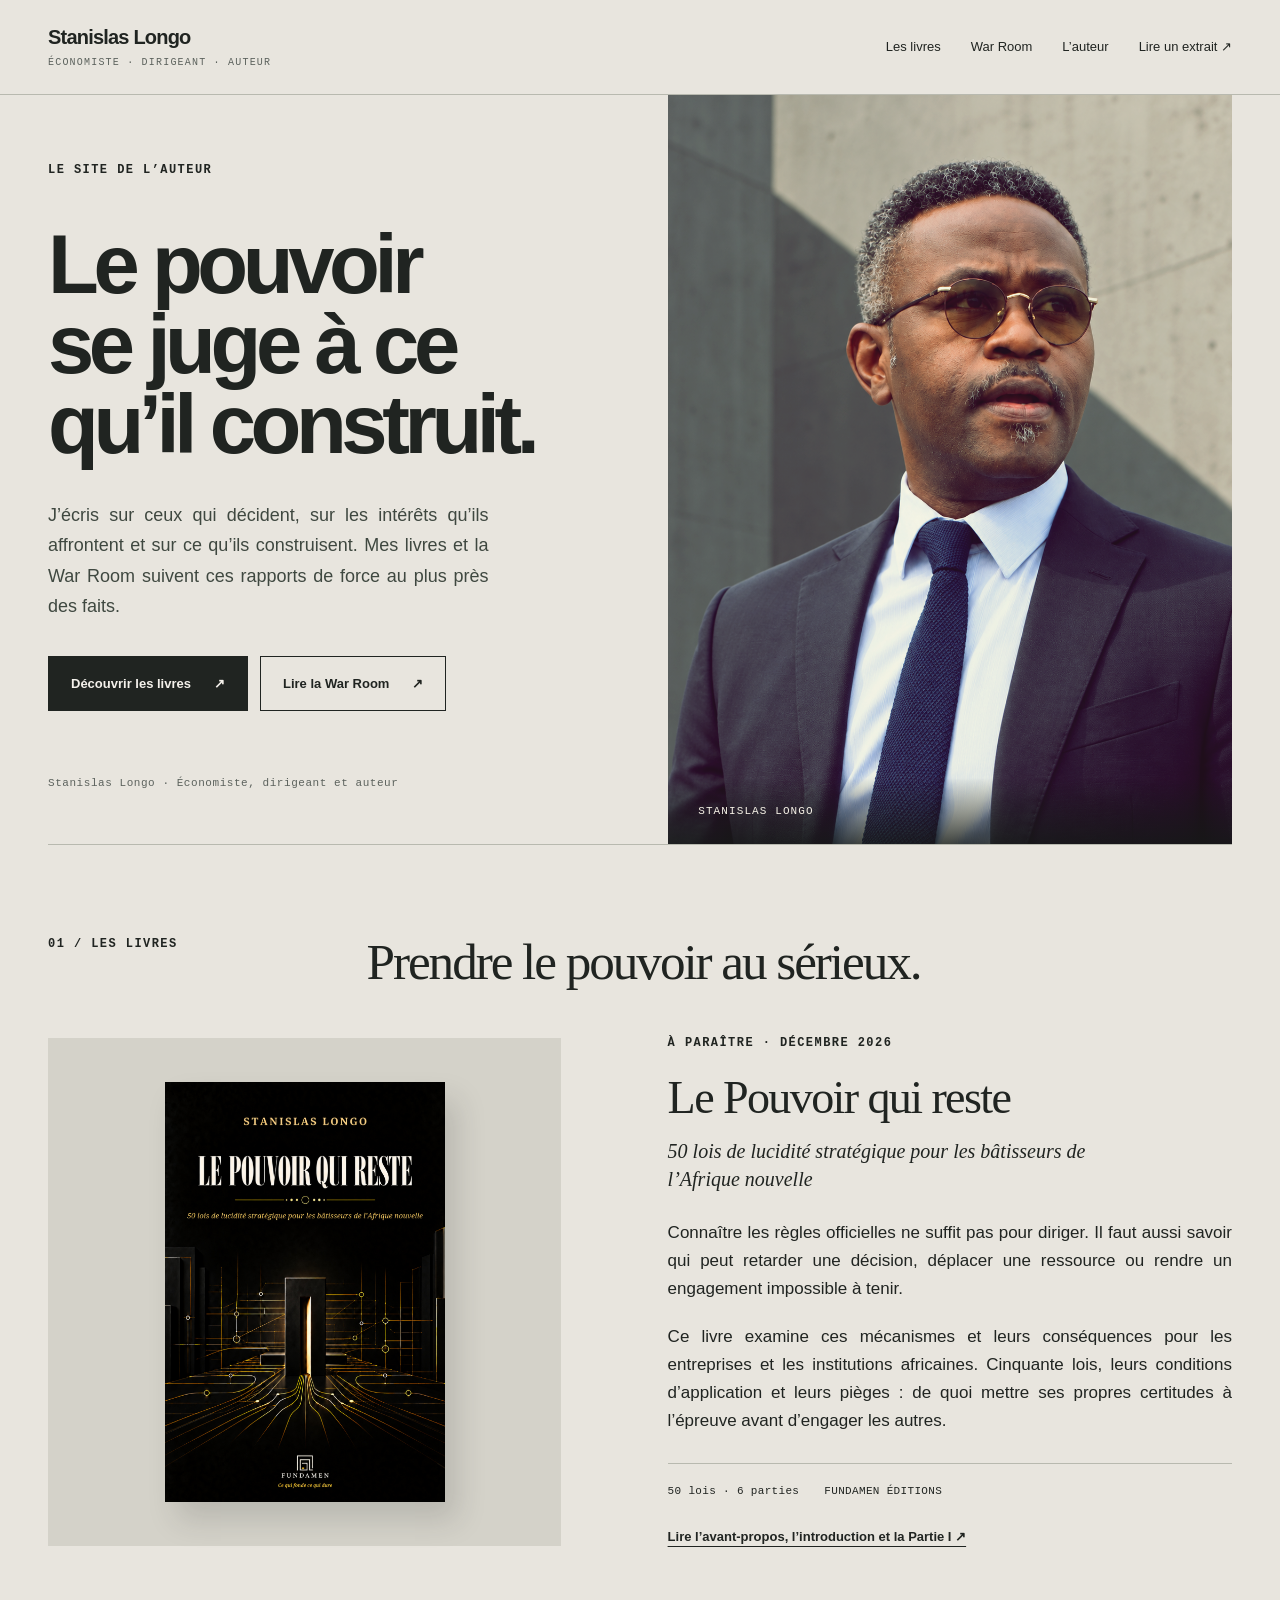
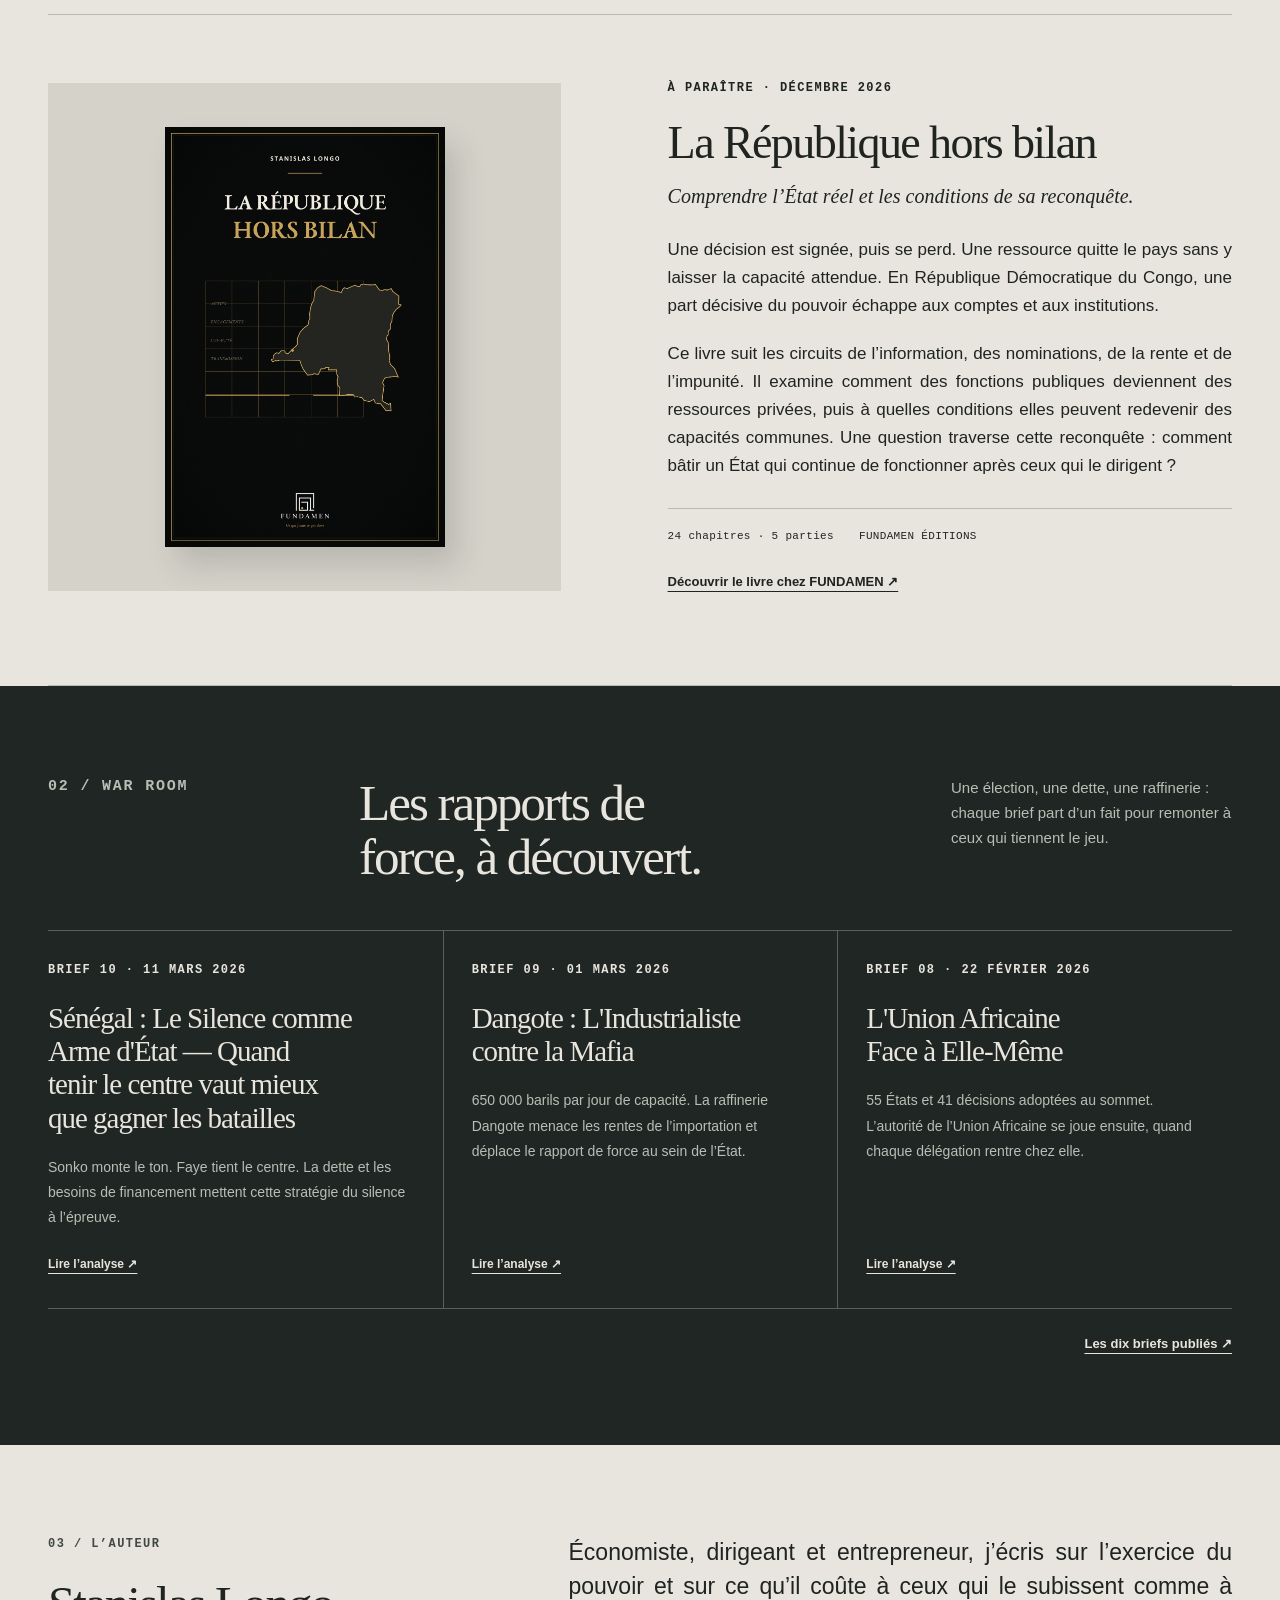
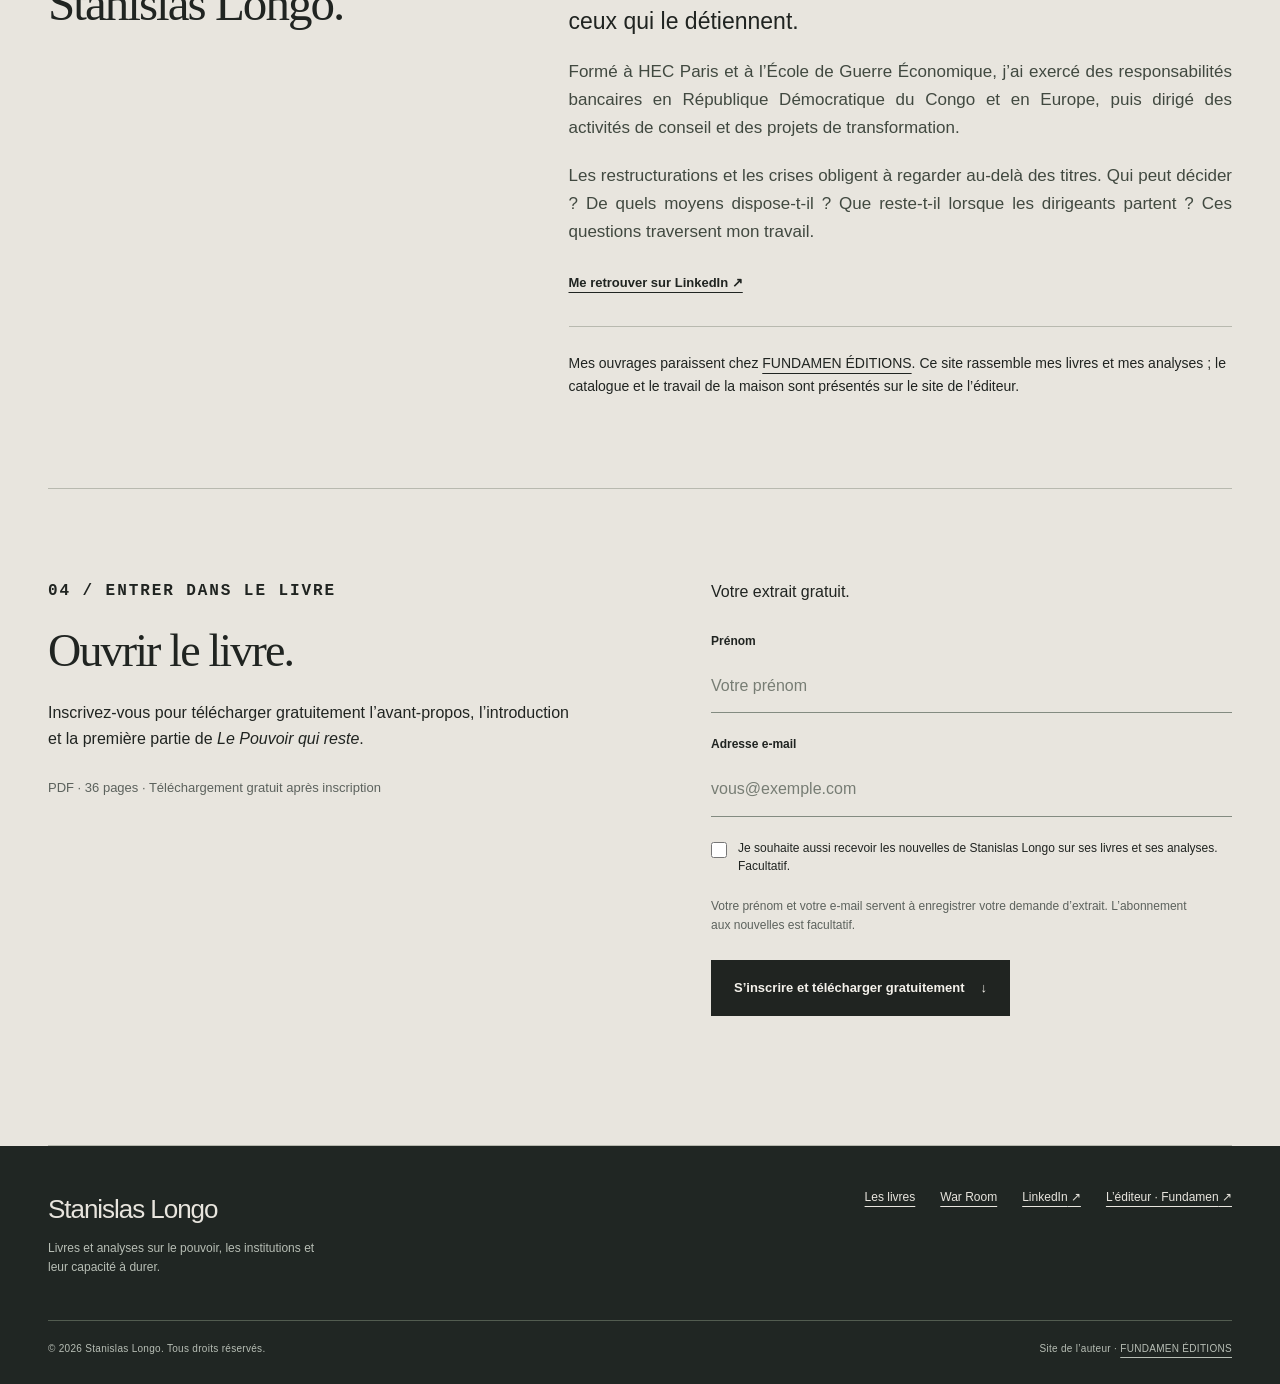
<file: index.html>
<!doctype html>
<html lang="fr"><head>
<meta charset="utf-8"><meta name="viewport" content="width=device-width, initial-scale=1">
<title>Stanislas Longo — Livres et War Room</title><meta name="description" content="Le Pouvoir qui reste et La République hors bilan : deux essais de Stanislas Longo, à paraître ensemble en décembre 2026. Livres et analyses de la War Room.">
<meta name="theme-color" content="#202623"><link rel="canonical" href="https://www.stanislas-longo.com/">
<meta property="og:type" content="website"><meta property="og:locale" content="fr_FR">
<meta property="og:title" content="Stanislas Longo — Livres et War Room"><meta property="og:description" content="Le Pouvoir qui reste et La République hors bilan : deux essais de Stanislas Longo, à paraître ensemble en décembre 2026. Livres et analyses de la War Room.">
<meta property="og:url" content="https://www.stanislas-longo.com/"><meta property="og:image" content="https://www.stanislas-longo.com/assets/og/stanislas-longo-20261012.jpg">
<meta property="og:image:alt" content="Stanislas Longo — Économiste, dirigeant, auteur"><meta name="twitter:card" content="summary_large_image">
<meta property="og:site_name" content="Stanislas Longo"><meta property="og:image:secure_url" content="https://www.stanislas-longo.com/assets/og/stanislas-longo-20261012.jpg"><meta property="og:image:type" content="image/jpeg"><meta property="og:image:width" content="1200"><meta property="og:image:height" content="630"><meta name="twitter:image" content="https://www.stanislas-longo.com/assets/og/stanislas-longo-20261012.jpg"><meta name="twitter:image:alt" content="Stanislas Longo — Économiste, dirigeant, auteur"><meta name="twitter:title" content="Stanislas Longo — Livres et War Room"><meta name="twitter:description" content="Le Pouvoir qui reste et La République hors bilan : deux essais de Stanislas Longo, à paraître ensemble en décembre 2026. Livres et analyses de la War Room.">
<link rel="stylesheet" href="/assets/site.css?v=20261105-diptyque"><script src="/assets/site.js?v=20261022-extrait" defer></script>
<script type="application/ld+json">{"@context": "https://schema.org", "@type": "WebSite", "name": "Stanislas Longo", "url": "https://www.stanislas-longo.com"}</script>
</head><body><a class="skip" href="#contenu">Aller au contenu</a>
<header class="site-header"><div class="shell header-inner">
<a class="brand" href="/">Stanislas Longo<small>Économiste · Dirigeant · Auteur</small></a>
<nav class="main-nav" aria-label="Navigation principale"><a href="/#livre">Les livres</a><a href="/analyses-war-room/">War Room</a><a href="/#auteur">L’auteur</a><a href="/#form-section">Lire un extrait ↗</a></nav>
</div></header>
<main id="contenu">
<section class="hero shell" aria-labelledby="hero-title"><div class="hero-copy"><p class="eyebrow">Le site de l’auteur</p><h1 id="hero-title">Le pouvoir se juge à ce qu’il construit.</h1><p class="hero-lede">J’écris sur ceux qui décident, sur les intérêts qu’ils affrontent et sur ce qu’ils construisent. Mes livres et la War Room suivent ces rapports de force au plus près des faits.</p><div class="hero-actions"><a class="button" href="#livre">Découvrir les livres <span aria-hidden="true">↗</span></a><a class="button secondary" href="/analyses-war-room/">Lire la War Room <span aria-hidden="true">↗</span></a></div><p class="hero-foot">Stanislas Longo · Économiste, dirigeant et auteur</p></div><figure class="hero-portrait"><img src="/assets/stanislas-longo-portrait.png" alt="Stanislas Longo, portrait devant une architecture de béton" width="1121" height="1403" fetchpriority="high"><figcaption class="portrait-caption">STANISLAS LONGO</figcaption></figure></section>

<section class="section-block shell" id="livre" aria-labelledby="books-title"><div class="section-heading"><p class="eyebrow">01 / Les livres</p><h2 id="books-title">Prendre le pouvoir au sérieux.</h2></div><article class="book-feature" id="le-pouvoir-qui-reste" aria-labelledby="power-book-title"><div class="book-stage"><img src="/assets/le-pouvoir-qui-reste-couverture-20261105.jpg" alt="Couverture de Le Pouvoir qui reste, Stanislas Longo, FUNDAMEN" width="1106" height="1658" loading="lazy"></div><div class="book-copy"><p class="eyebrow">À paraître · Décembre 2026</p><h3 id="power-book-title">Le Pouvoir qui reste</h3><p class="book-subtitle">50 lois de lucidité stratégique pour les bâtisseurs de l’Afrique nouvelle</p><p>Connaître les règles officielles ne suffit pas pour diriger. Il faut aussi savoir qui peut retarder une décision, déplacer une ressource ou rendre un engagement impossible à tenir.</p><p>Ce livre examine ces mécanismes et leurs conséquences pour les entreprises et les institutions africaines. Cinquante lois, leurs conditions d’application et leurs pièges : de quoi mettre ses propres certitudes à l’épreuve avant d’engager les autres.</p><div class="book-details"><span>50 lois · 6 parties</span><span>FUNDAMEN ÉDITIONS</span></div><a class="text-link" href="#form-section">Lire l’avant-propos, l’introduction et la Partie I ↗</a></div></article>
<article class="book-feature book-feature-secondary" id="la-republique-hors-bilan" aria-labelledby="republic-book-title">
<div class="book-stage"><img src="/assets/la-republique-hors-bilan-couverture-20261105.jpg" alt="Couverture de La République hors bilan, Stanislas Longo, FUNDAMEN" width="1106" height="1659" loading="lazy"></div>
<div class="book-copy"><p class="eyebrow">À paraître · Décembre 2026</p><h3 id="republic-book-title">La République hors bilan</h3><p class="book-subtitle">Comprendre l’État réel et les conditions de sa reconquête.</p>
<p>Une décision est signée, puis se perd. Une ressource quitte le pays sans y laisser la capacité attendue. En République Démocratique du Congo, une part décisive du pouvoir échappe aux comptes et aux institutions.</p>
<p>Ce livre suit les circuits de l’information, des nominations, de la rente et de l’impunité. Il examine comment des fonctions publiques deviennent des ressources privées, puis à quelles conditions elles peuvent redevenir des capacités communes. Une question traverse cette reconquête : comment bâtir un État qui continue de fonctionner après ceux qui le dirigent ?</p>
<div class="book-details"><span>24 chapitres · 5 parties</span><span>FUNDAMEN ÉDITIONS</span></div>
<a href="https://fundamen.fr/#la-republique-hors-bilan" class="text-link">Découvrir le livre chez FUNDAMEN ↗</a></div></article></section>

<section class="war-section" aria-labelledby="war-title"><div class="shell section-block"><div class="section-heading"><p class="eyebrow">02 / War Room</p><h2 id="war-title">Les rapports de force, à découvert.</h2><p>Une élection, une dette, une raffinerie : chaque brief part d’un fait pour remonter à ceux qui tiennent le jeu.</p></div><div class="latest-grid"><article class="latest-item"><div class="small-label">Brief 10 · 11 mars 2026</div><h3><a href="/analyses-war-room/senegal-2026-silence-arme-etat/">Sénégal : Le Silence comme Arme d'État — Quand tenir le centre vaut mieux que gagner les batailles</a></h3><p>Sonko monte le ton. Faye tient le centre. La dette et les besoins de financement mettent cette stratégie du silence à l’épreuve.</p><a class="text-link" href="/analyses-war-room/senegal-2026-silence-arme-etat/">Lire l’analyse ↗</a></article><article class="latest-item"><div class="small-label">Brief 09 · 01 mars 2026</div><h3><a href="/analyses-war-room/dangote-2026-industrialiste-mafia/">Dangote : L'Industrialiste contre la Mafia</a></h3><p>650 000 barils par jour de capacité. La raffinerie Dangote menace les rentes de l’importation et déplace le rapport de force au sein de l’État.</p><a class="text-link" href="/analyses-war-room/dangote-2026-industrialiste-mafia/">Lire l’analyse ↗</a></article><article class="latest-item"><div class="small-label">Brief 08 · 22 février 2026</div><h3><a href="/analyses-war-room/union-africaine-face-a-elle-meme/">L'Union Africaine Face à Elle-Même</a></h3><p>55 États et 41 décisions adoptées au sommet. L’autorité de l’Union Africaine se joue ensuite, quand chaque délégation rentre chez elle.</p><a class="text-link" href="/analyses-war-room/union-africaine-face-a-elle-meme/">Lire l’analyse ↗</a></article></div><div class="section-end"><a class="text-link no-margin" href="/analyses-war-room/">Les dix briefs publiés ↗</a></div></div></section>

<section class="section-block shell" id="auteur" aria-labelledby="author-title"><div class="about-grid"><div><p class="eyebrow">03 / L’auteur</p><h2 id="author-title">Stanislas Longo.</h2></div><div><p class="lead">Économiste, dirigeant et entrepreneur, j’écris sur l’exercice du pouvoir et sur ce qu’il coûte à ceux qui le subissent comme à ceux qui le détiennent.</p><p>Formé à HEC Paris et à l’École de Guerre Économique, j’ai exercé des responsabilités bancaires en République Démocratique du Congo et en Europe, puis dirigé des activités de conseil et des projets de transformation.</p><p>Les restructurations et les crises obligent à regarder au-delà des titres. Qui peut décider ? De quels moyens dispose-t-il ? Que reste-t-il lorsque les dirigeants partent ? Ces questions traversent mon travail.</p><a class="text-link" href="https://www.linkedin.com/in/stanislas-longo-mba-631a1130" target="_blank" rel="noopener noreferrer">Me retrouver sur LinkedIn ↗</a><div class="author-note">Mes ouvrages paraissent chez <a href="https://fundamen.fr">FUNDAMEN ÉDITIONS</a>. Ce site rassemble mes livres et mes analyses ; le catalogue et le travail de la maison sont présentés sur le site de l’éditeur.</div></div></div></section>

<section class="section-block shell" id="form-section" aria-labelledby="excerpt-title"><div class="download-grid"><div><p class="eyebrow">04 / Entrer dans le livre</p><h2 id="excerpt-title">Ouvrir le livre.</h2><p>Inscrivez-vous pour télécharger gratuitement l’avant-propos, l’introduction et la première partie de <em>Le Pouvoir qui reste</em>.</p><p class="download-note">PDF · 36 pages · Téléchargement gratuit après inscription</p></div><div><form id="downloadForm" method="POST" action="https://formspree.io/f/xdkqrwpd" aria-describedby="registration-note"><p class="form-intro">Votre extrait gratuit.</p><input type="hidden" name="_subject" value="Inscription — Extrait gratuit de Le Pouvoir qui reste"><input type="hidden" name="source" value="extrait-gratuit"><div class="form-row"><label for="firstName">Prénom</label><input type="text" id="firstName" name="firstName" required autocomplete="given-name" placeholder="Votre prénom" maxlength="100"></div><div class="form-row"><label for="email">Adresse e-mail</label><input type="email" id="email" name="email" required autocomplete="email" placeholder="vous@exemple.com" maxlength="254"></div><div class="form-row"><label class="check-label" for="consent"><input type="checkbox" id="consent" name="consent" value="communications-auteur"><span>Je souhaite aussi recevoir les nouvelles de Stanislas Longo sur ses livres et ses analyses. Facultatif.</span></label></div><p id="registration-note" class="registration-note">Votre prénom et votre e-mail servent à enregistrer votre demande d’extrait. L’abonnement aux nouvelles est facultatif.</p><button class="button" type="submit" disabled>S’inscrire et télécharger gratuitement <span aria-hidden="true">↓</span></button><noscript><p class="form-status">Activez JavaScript pour vous inscrire et télécharger l’extrait gratuitement.</p></noscript><p id="formStatus" class="form-status" role="status" aria-live="polite" aria-atomic="true"></p></form><div id="excerptDownload" hidden><a id="excerptDownloadLink" class="button" href="/assets/le-pouvoir-qui-reste-extrait-prime-v49.pdf?v=661c00aa" download="Le-Pouvoir-qui-reste-extrait.pdf">Télécharger mon extrait gratuit <span aria-hidden="true">↓</span></a><p class="download-note">PDF · 36 pages</p></div></div></div></section>
</main><footer class="site-footer"><div class="shell"><div class="footer-main"><div><div class="footer-name">Stanislas Longo</div><p>Livres et analyses sur le pouvoir, les institutions et leur capacité à durer.</p></div><nav class="footer-links" aria-label="Liens complémentaires"><a href="/#livre">Les livres</a><a href="/analyses-war-room/">War Room</a><a href="https://www.linkedin.com/in/stanislas-longo-mba-631a1130" class="external-link">LinkedIn</a><a href="https://fundamen.fr" class="external-link">L’éditeur · Fundamen</a></nav></div><div class="footer-bottom"><span>© 2026 Stanislas Longo. Tous droits réservés.</span><span>Site de l’auteur · <a href="https://fundamen.fr">FUNDAMEN ÉDITIONS</a></span></div></div></footer></body></html>
</file>
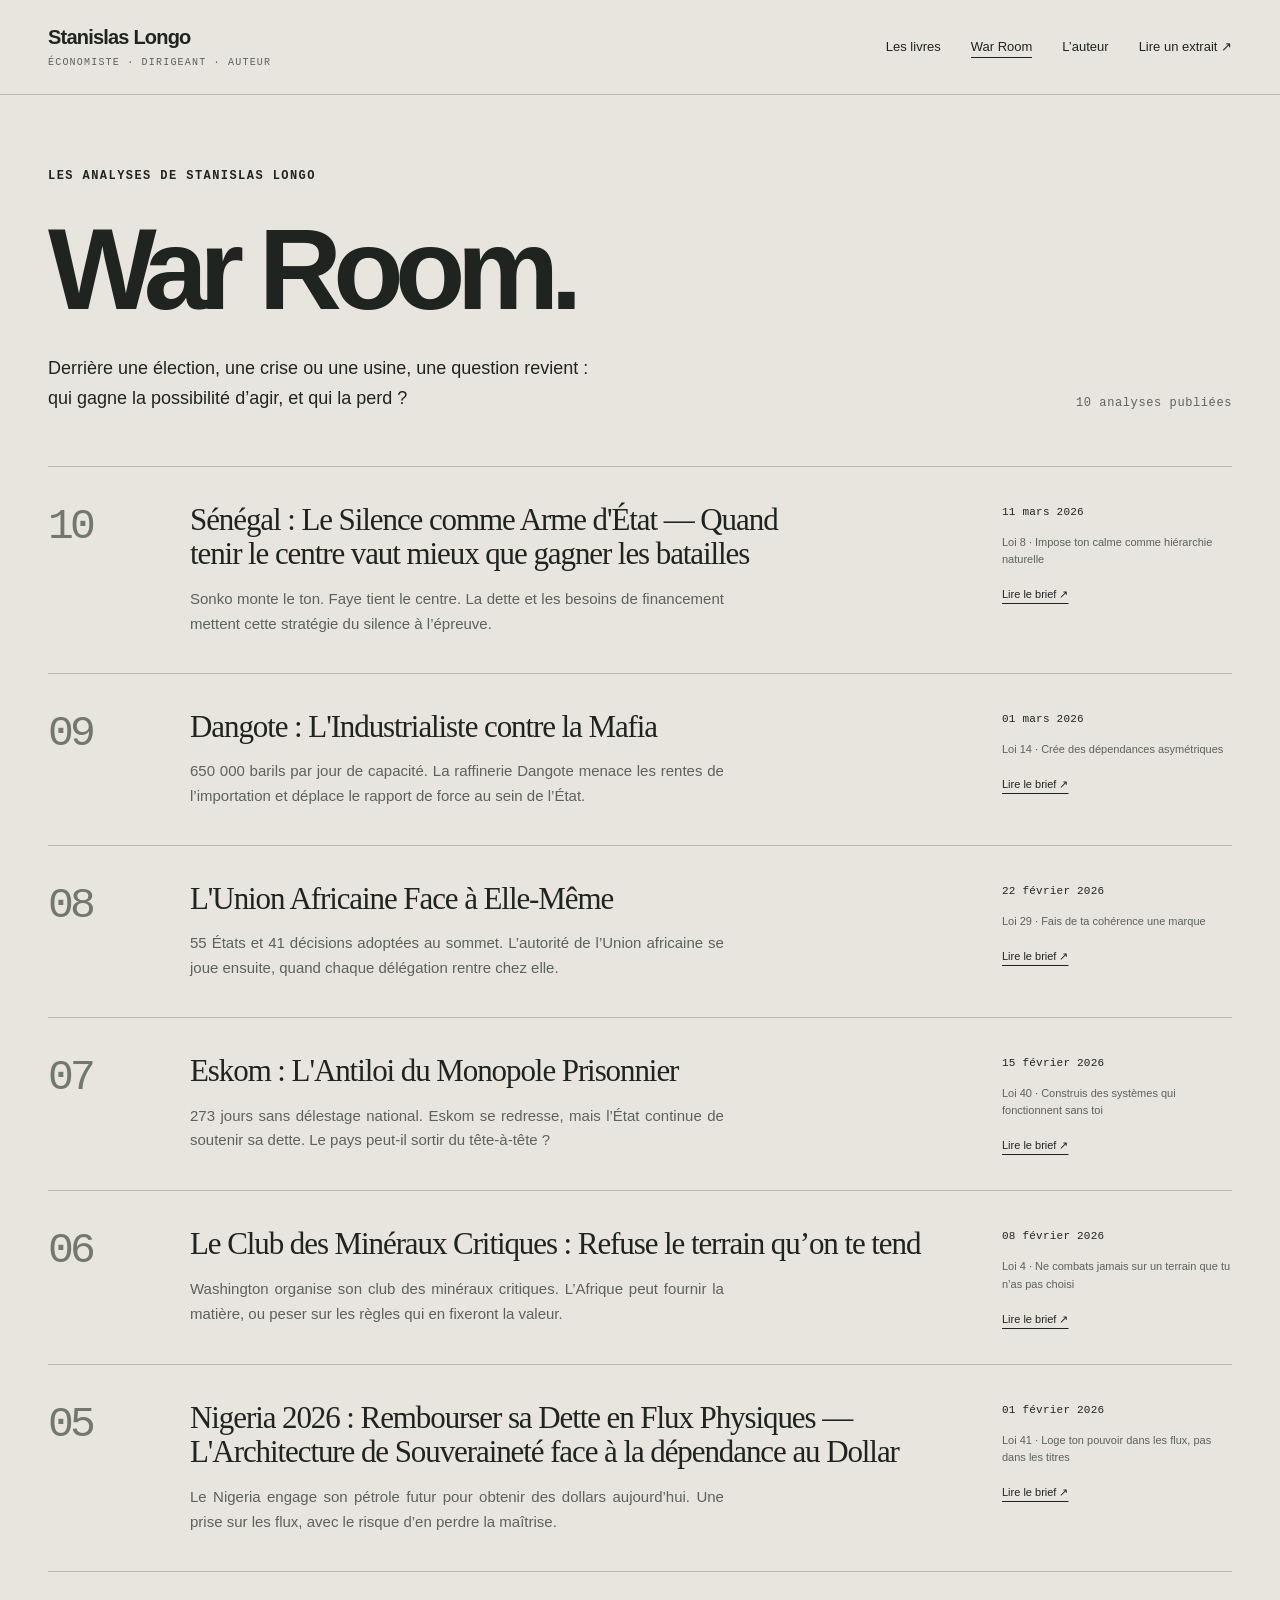
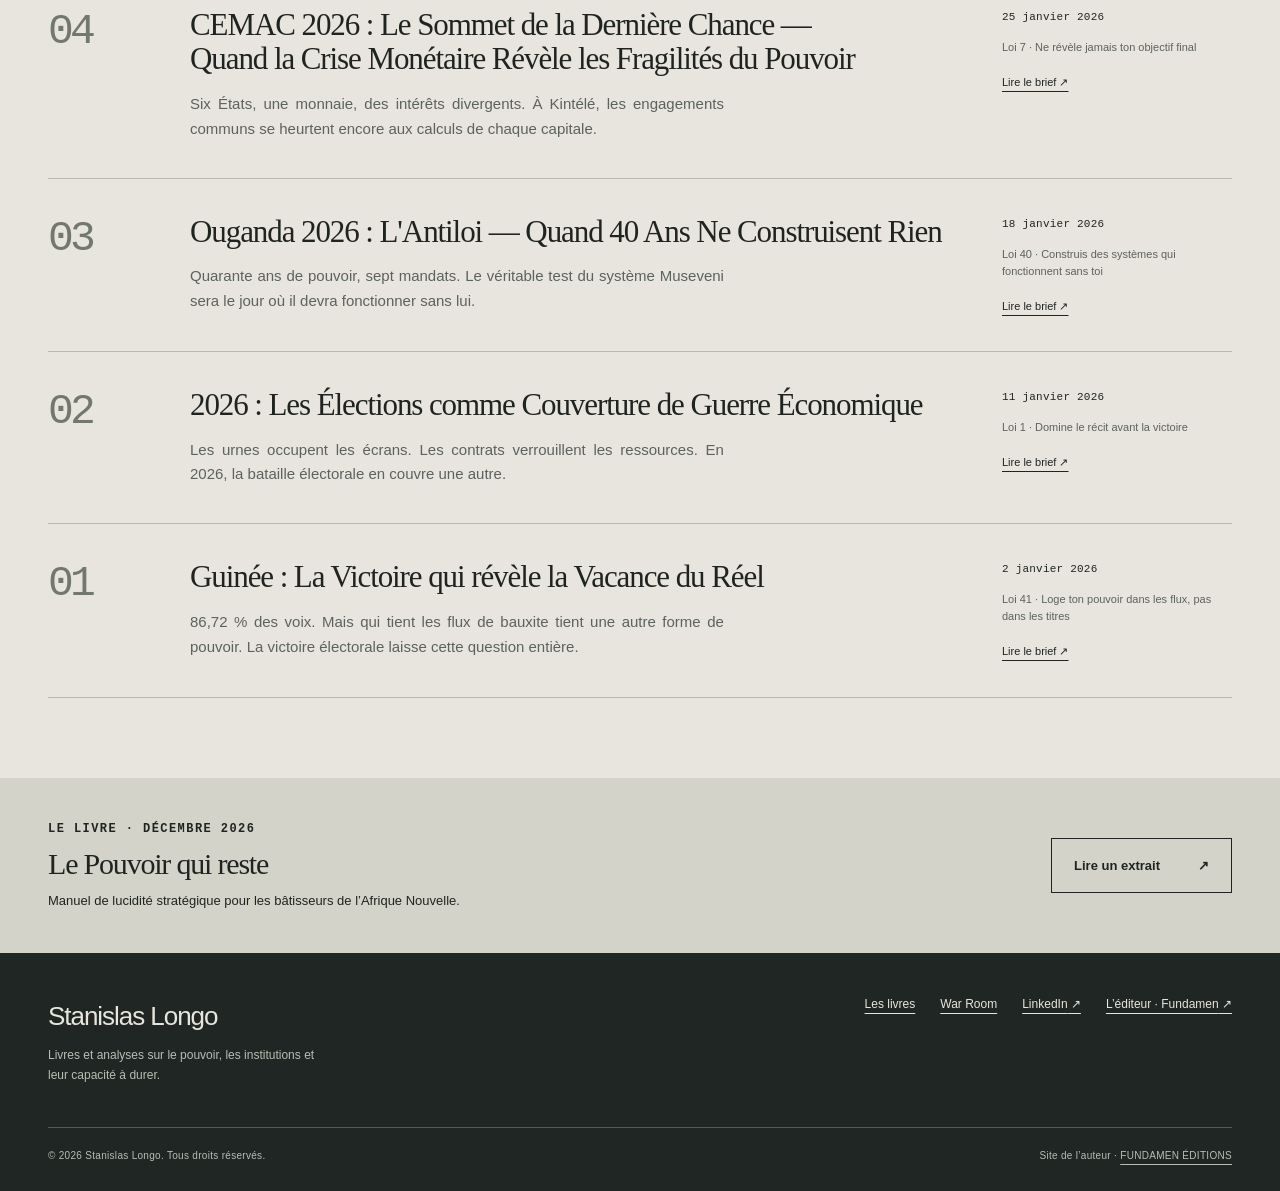
<file: analyses-war-room/index.html>
<!doctype html>
<html lang="fr"><head>
<meta charset="utf-8"><meta name="viewport" content="width=device-width, initial-scale=1">
<title>War Room — Les analyses de Stanislas Longo</title><meta name="description" content="Contrats, ressources, institutions : dix analyses de Stanislas Longo pour examiner qui décide, avec quels moyens et à quel prix.">
<meta name="theme-color" content="#202623"><link rel="canonical" href="https://www.stanislas-longo.com/analyses-war-room/">
<meta property="og:type" content="website"><meta property="og:locale" content="fr_FR">
<meta property="og:title" content="War Room — Les analyses de Stanislas Longo"><meta property="og:description" content="Contrats, ressources, institutions : dix analyses de Stanislas Longo pour examiner qui décide, avec quels moyens et à quel prix.">
<meta property="og:url" content="https://www.stanislas-longo.com/analyses-war-room/"><meta property="og:image" content="https://www.stanislas-longo.com/assets/og/stanislas-longo-20261012.jpg">
<meta property="og:image:alt" content="Stanislas Longo — Économiste, dirigeant, auteur"><meta name="twitter:card" content="summary_large_image">
<meta property="og:site_name" content="Stanislas Longo"><meta property="og:image:secure_url" content="https://www.stanislas-longo.com/assets/og/stanislas-longo-20261012.jpg"><meta property="og:image:type" content="image/jpeg"><meta property="og:image:width" content="1200"><meta property="og:image:height" content="630"><meta name="twitter:image" content="https://www.stanislas-longo.com/assets/og/stanislas-longo-20261012.jpg"><meta name="twitter:image:alt" content="Stanislas Longo — Économiste, dirigeant, auteur"><meta name="twitter:title" content="War Room — Les analyses de Stanislas Longo"><meta name="twitter:description" content="Contrats, ressources, institutions : dix analyses de Stanislas Longo pour examiner qui décide, avec quels moyens et à quel prix.">
<link rel="stylesheet" href="/assets/site.css?v=20261012"><script src="/assets/site.js?v=20261012" defer></script>
<script type="application/ld+json">{"@context": "https://schema.org", "@type": "WebSite", "name": "Stanislas Longo", "url": "https://www.stanislas-longo.com"}</script>
</head><body><a class="skip" href="#contenu">Aller au contenu</a>
<header class="site-header"><div class="shell header-inner">
<a class="brand" href="/">Stanislas Longo<small>Économiste · Dirigeant · Auteur</small></a>
<nav class="main-nav" aria-label="Navigation principale"><a href="/#livre">Les livres</a><a href="/analyses-war-room/" aria-current="page">War Room</a><a href="/#auteur">L’auteur</a><a href="/#form-section">Lire un extrait ↗</a></nav>
</div></header><main id="contenu" class="shell"><header class="page-intro"><div class="eyebrow">Les analyses de Stanislas Longo</div><h1>War Room.</h1><div class="intro-row"><p>Derrière une élection, une crise ou une usine, une question revient : qui gagne la possibilité d’agir, et qui la perd ?</p><div class="archive-count">10 analyses publiées</div></div></header><div class="archive"><article class="archive-row"><div class="archive-number" aria-hidden="true">10</div><div><h2><a href="/analyses-war-room/senegal-2026-silence-arme-etat/">Sénégal : Le Silence comme Arme d'État — Quand tenir le centre vaut mieux que gagner les batailles</a></h2><p>Sonko monte le ton. Faye tient le centre. La dette et les besoins de financement mettent cette stratégie du silence à l’épreuve.</p></div><div class="archive-meta"><time datetime="2026-03-11">11 mars 2026</time><span class="law-tag">Loi 8 · Impose ton calme comme hiérarchie naturelle</span><a href="/analyses-war-room/senegal-2026-silence-arme-etat/" aria-label="Lire le brief 10 : Sénégal : Le Silence comme Arme d'État — Quand tenir le centre vaut mieux que gagner les batailles">Lire le brief ↗</a></div></article><article class="archive-row"><div class="archive-number" aria-hidden="true">09</div><div><h2><a href="/analyses-war-room/dangote-2026-industrialiste-mafia/">Dangote : L'Industrialiste contre la Mafia</a></h2><p>650 000 barils par jour de capacité. La raffinerie Dangote menace les rentes de l’importation et déplace le rapport de force au sein de l’État.</p></div><div class="archive-meta"><time datetime="2026-03-01">01 mars 2026</time><span class="law-tag">Loi 14 · Crée des dépendances asymétriques</span><a href="/analyses-war-room/dangote-2026-industrialiste-mafia/" aria-label="Lire le brief 9 : Dangote : L'Industrialiste contre la Mafia">Lire le brief ↗</a></div></article><article class="archive-row"><div class="archive-number" aria-hidden="true">08</div><div><h2><a href="/analyses-war-room/union-africaine-face-a-elle-meme/">L'Union Africaine Face à Elle-Même</a></h2><p>55 États et 41 décisions adoptées au sommet. L’autorité de l’Union africaine se joue ensuite, quand chaque délégation rentre chez elle.</p></div><div class="archive-meta"><time datetime="2026-02-22">22 février 2026</time><span class="law-tag">Loi 29 · Fais de ta cohérence une marque</span><a href="/analyses-war-room/union-africaine-face-a-elle-meme/" aria-label="Lire le brief 8 : L'Union Africaine Face à Elle-Même">Lire le brief ↗</a></div></article><article class="archive-row"><div class="archive-number" aria-hidden="true">07</div><div><h2><a href="/analyses-war-room/eskom-2026-antiloi-monopole-prisonnier/">Eskom : L'Antiloi du Monopole Prisonnier</a></h2><p>273 jours sans délestage national. Eskom se redresse, mais l’État continue de soutenir sa dette. Le pays peut-il sortir du tête-à-tête ?</p></div><div class="archive-meta"><time datetime="2026-02-15">15 février 2026</time><span class="law-tag">Loi 40 · Construis des systèmes qui fonctionnent sans toi</span><a href="/analyses-war-room/eskom-2026-antiloi-monopole-prisonnier/" aria-label="Lire le brief 7 : Eskom : L'Antiloi du Monopole Prisonnier">Lire le brief ↗</a></div></article><article class="archive-row"><div class="archive-number" aria-hidden="true">06</div><div><h2><a href="/analyses-war-room/2026-club-mineraux-critiques/">Le Club des Minéraux Critiques : Refuse le terrain qu’on te tend</a></h2><p>Washington organise son club des minéraux critiques. L’Afrique peut fournir la matière, ou peser sur les règles qui en fixeront la valeur.</p></div><div class="archive-meta"><time datetime="2026-02-08">08 février 2026</time><span class="law-tag">Loi 4 · Ne combats jamais sur un terrain que tu n’as pas choisi</span><a href="/analyses-war-room/2026-club-mineraux-critiques/" aria-label="Lire le brief 6 : Le Club des Minéraux Critiques : Refuse le terrain qu’on te tend">Lire le brief ↗</a></div></article><article class="archive-row"><div class="archive-number" aria-hidden="true">05</div><div><h2><a href="/analyses-war-room/nigeria-2026-barter-souverain/">Nigeria 2026 : Rembourser sa Dette en Flux Physiques — L'Architecture de Souveraineté face à la dépendance au Dollar</a></h2><p>Le Nigeria engage son pétrole futur pour obtenir des dollars aujourd’hui. Une prise sur les flux, avec le risque d’en perdre la maîtrise.</p></div><div class="archive-meta"><time datetime="2026-02-01">01 février 2026</time><span class="law-tag">Loi 41 · Loge ton pouvoir dans les flux, pas dans les titres</span><a href="/analyses-war-room/nigeria-2026-barter-souverain/" aria-label="Lire le brief 5 : Nigeria 2026 : Rembourser sa Dette en Flux Physiques — L'Architecture de Souveraineté face à la dépendance au Dollar">Lire le brief ↗</a></div></article><article class="archive-row"><div class="archive-number" aria-hidden="true">04</div><div><h2><a href="/analyses-war-room/cemac-2026-sommet-crise-monetaire/">CEMAC 2026 : Le Sommet de la Dernière Chance — Quand la Crise Monétaire Révèle les Fragilités du Pouvoir</a></h2><p>Six États, une monnaie, des intérêts divergents. À Kintélé, les engagements communs se heurtent encore aux calculs de chaque capitale.</p></div><div class="archive-meta"><time datetime="2026-01-25">25 janvier 2026</time><span class="law-tag">Loi 7 · Ne révèle jamais ton objectif final</span><a href="/analyses-war-room/cemac-2026-sommet-crise-monetaire/" aria-label="Lire le brief 4 : CEMAC 2026 : Le Sommet de la Dernière Chance — Quand la Crise Monétaire Révèle les Fragilités du Pouvoir">Lire le brief ↗</a></div></article><article class="archive-row"><div class="archive-number" aria-hidden="true">03</div><div><h2><a href="/analyses-war-room/ouganda-2026-antiloi/">Ouganda 2026 : L'Antiloi — Quand 40 Ans Ne Construisent Rien</a></h2><p>Quarante ans de pouvoir, sept mandats. Le véritable test du système Museveni sera le jour où il devra fonctionner sans lui.</p></div><div class="archive-meta"><time datetime="2026-01-18">18 janvier 2026</time><span class="law-tag">Loi 40 · Construis des systèmes qui fonctionnent sans toi</span><a href="/analyses-war-room/ouganda-2026-antiloi/" aria-label="Lire le brief 3 : Ouganda 2026 : L'Antiloi — Quand 40 Ans Ne Construisent Rien">Lire le brief ↗</a></div></article><article class="archive-row"><div class="archive-number" aria-hidden="true">02</div><div><h2><a href="/analyses-war-room/2026-elections-mineraux-critiques.html">2026 : Les Élections comme Couverture de Guerre Économique</a></h2><p>Les urnes occupent les écrans. Les contrats verrouillent les ressources. En 2026, la bataille électorale en couvre une autre.</p></div><div class="archive-meta"><time datetime="2026-01-11">11 janvier 2026</time><span class="law-tag">Loi 1 · Domine le récit avant la victoire</span><a href="/analyses-war-room/2026-elections-mineraux-critiques.html" aria-label="Lire le brief 2 : 2026 : Les Élections comme Couverture de Guerre Économique">Lire le brief ↗</a></div></article><article class="archive-row"><div class="archive-number" aria-hidden="true">01</div><div><h2><a href="/analyses-war-room/guinee-vacance-du-reel/">Guinée : La Victoire qui révèle la Vacance du Réel</a></h2><p>86,72 % des voix. Mais qui tient les flux de bauxite tient une autre forme de pouvoir. La victoire électorale laisse cette question entière.</p></div><div class="archive-meta"><time datetime="2026-01-02">2 janvier 2026</time><span class="law-tag">Loi 41 · Loge ton pouvoir dans les flux, pas dans les titres</span><a href="/analyses-war-room/guinee-vacance-du-reel/" aria-label="Lire le brief 1 : Guinée : La Victoire qui révèle la Vacance du Réel">Lire le brief ↗</a></div></article></div></main><aside class="book-strip"><div class="shell"><div><div class="eyebrow">Le livre · Décembre 2026</div><h2>Le Pouvoir qui reste</h2><p>Manuel de lucidité stratégique pour les bâtisseurs de l’Afrique Nouvelle.</p></div><a class="button secondary" href="/#form-section">Lire un extrait <span aria-hidden="true">↗</span></a></div></aside><footer class="site-footer"><div class="shell"><div class="footer-main"><div><div class="footer-name">Stanislas Longo</div><p>Livres et analyses sur le pouvoir, les institutions et leur capacité à durer.</p></div><nav class="footer-links" aria-label="Liens complémentaires"><a href="/#livre">Les livres</a><a href="/analyses-war-room/">War Room</a><a href="https://www.linkedin.com/in/stanislas-longo-mba-631a1130" class="external-link">LinkedIn</a><a href="https://fundamen.fr" class="external-link">L’éditeur · Fundamen</a></nav></div><div class="footer-bottom"><span>© 2026 Stanislas Longo. Tous droits réservés.</span><span>Site de l’auteur · <a href="https://fundamen.fr">FUNDAMEN ÉDITIONS</a></span></div></div></footer></body></html>
</file>
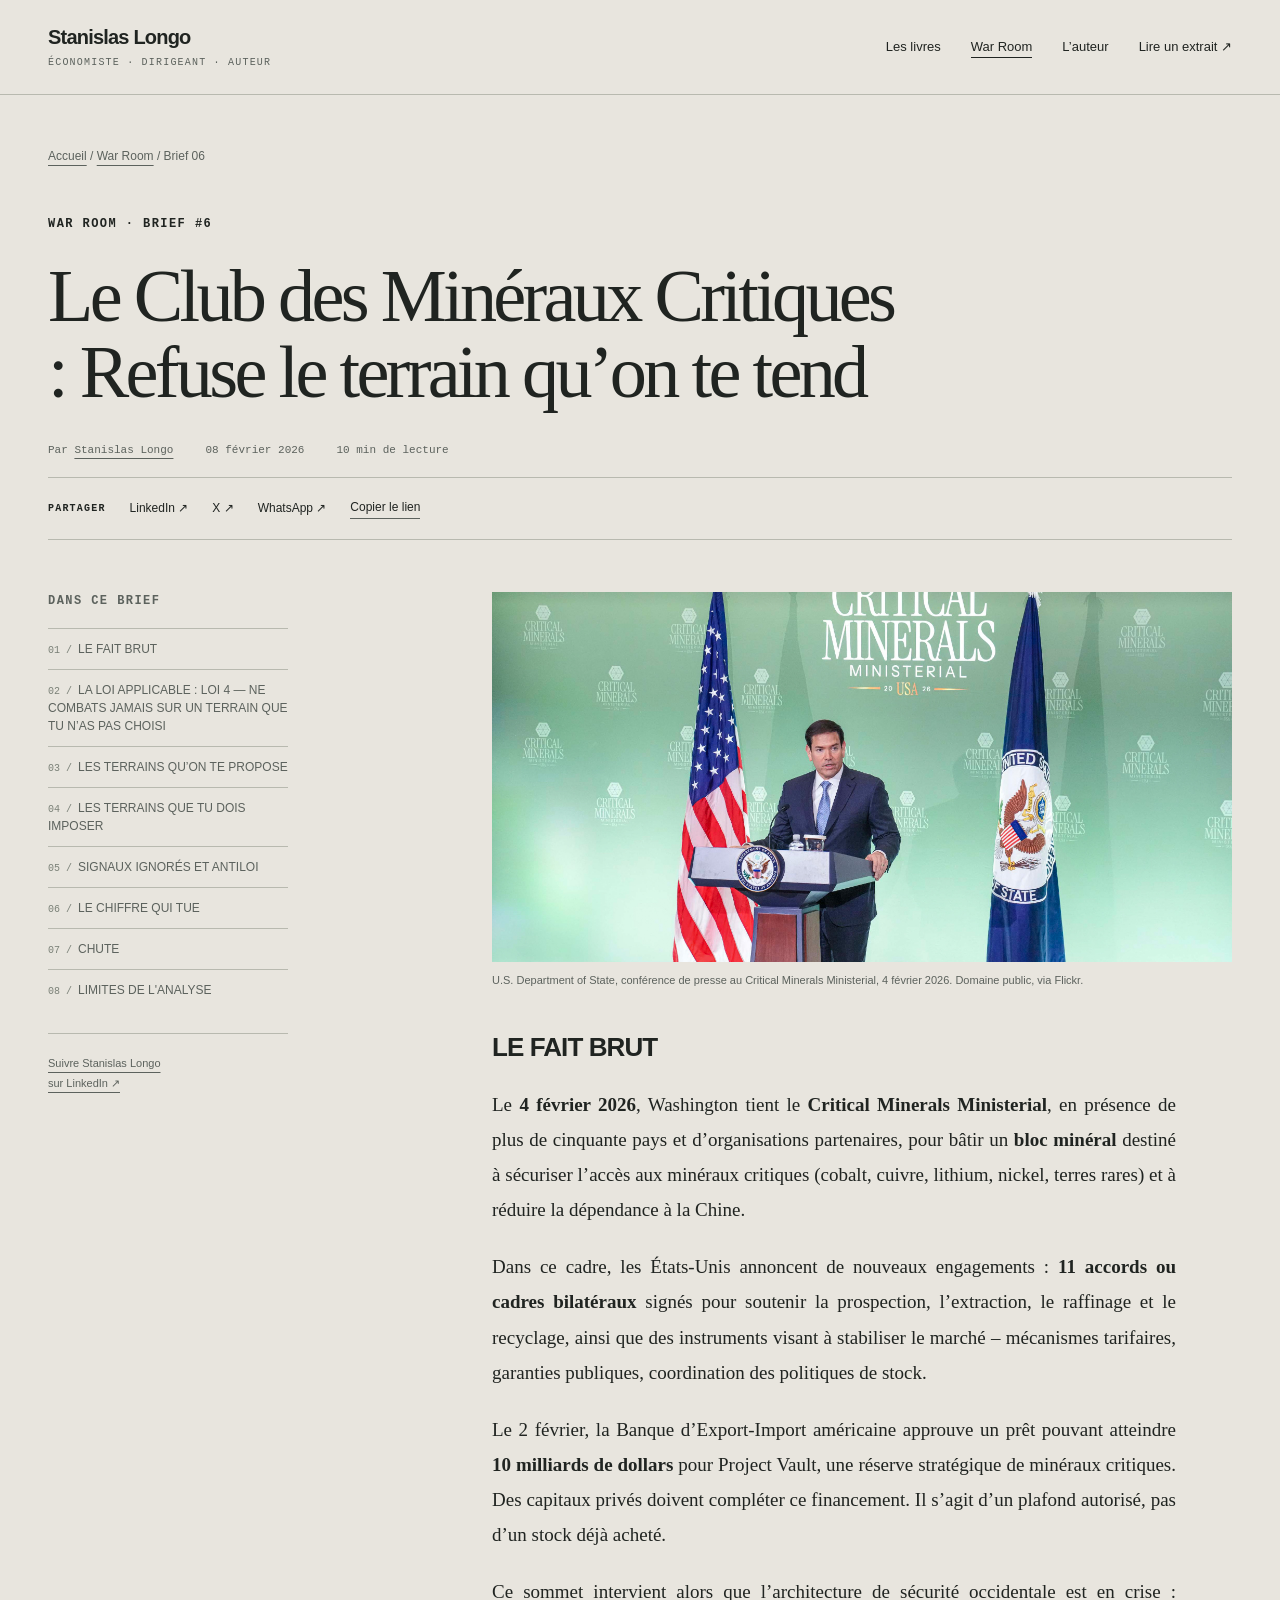
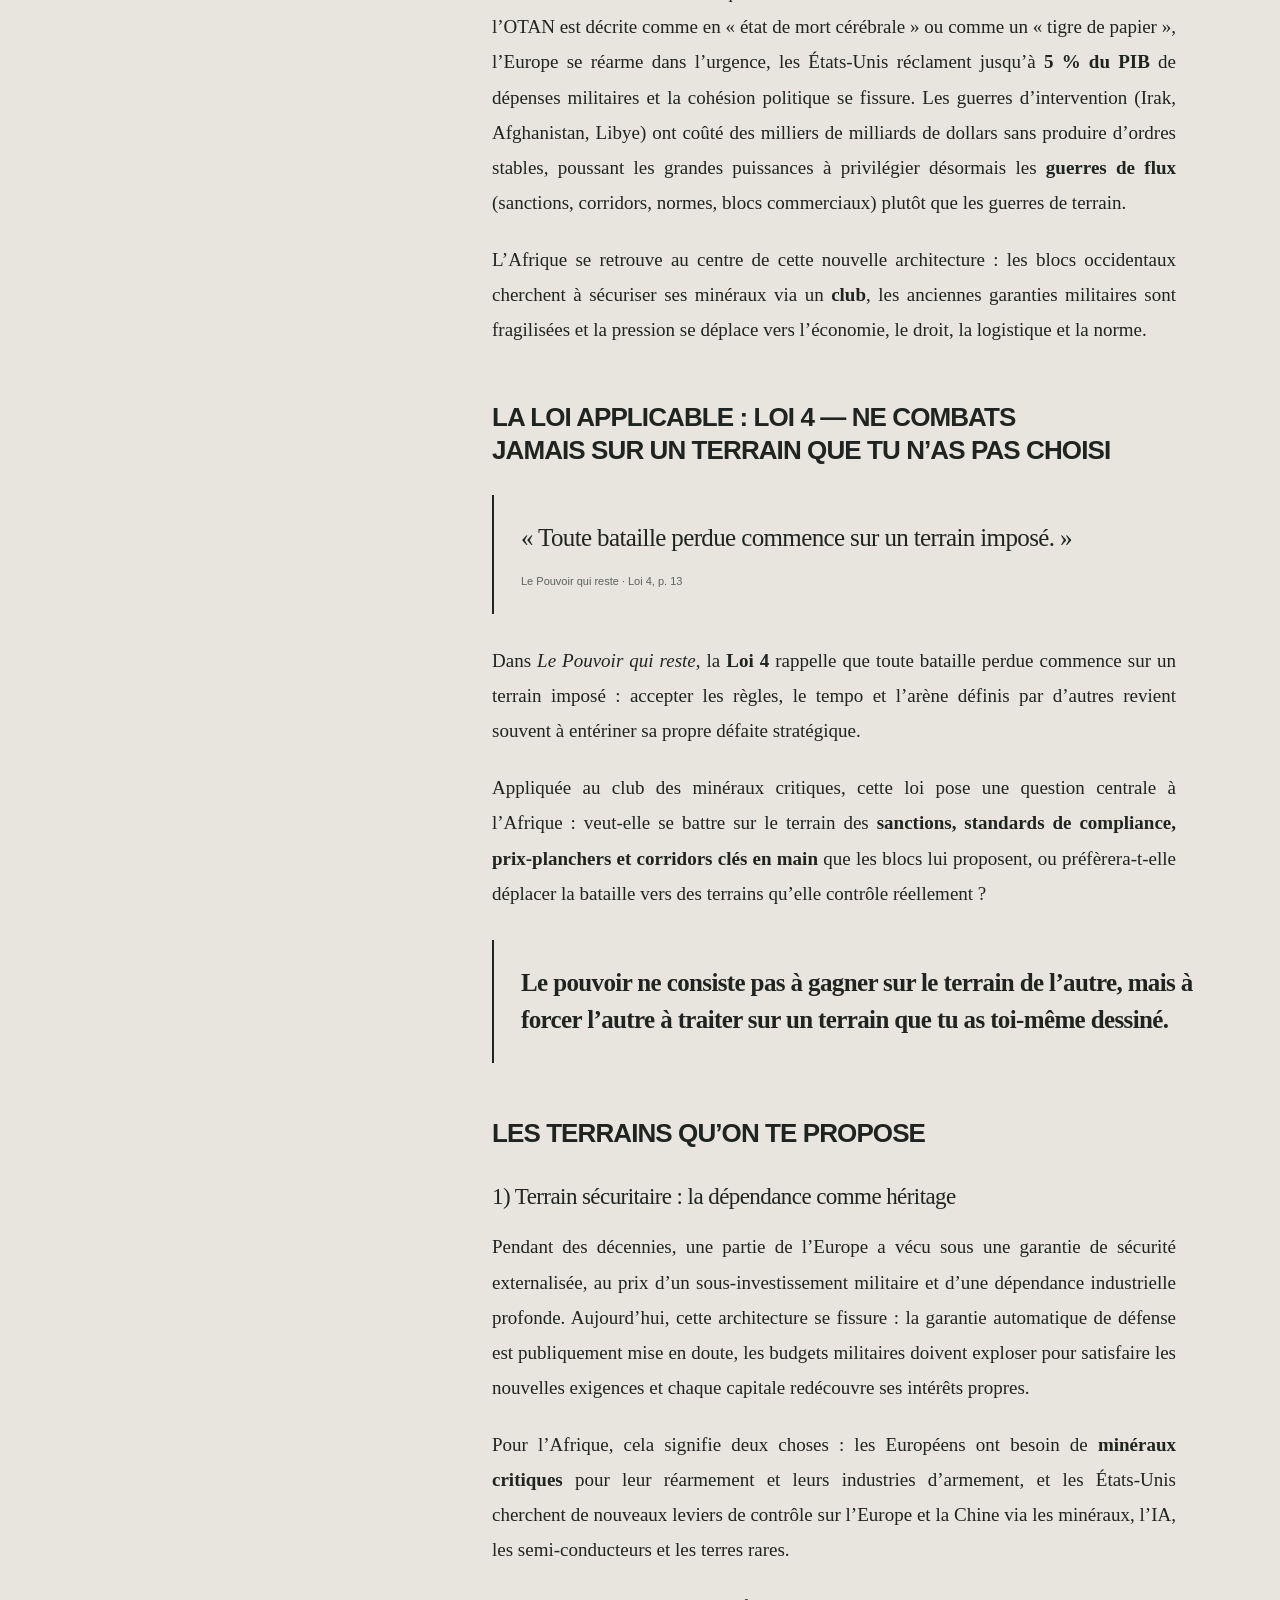
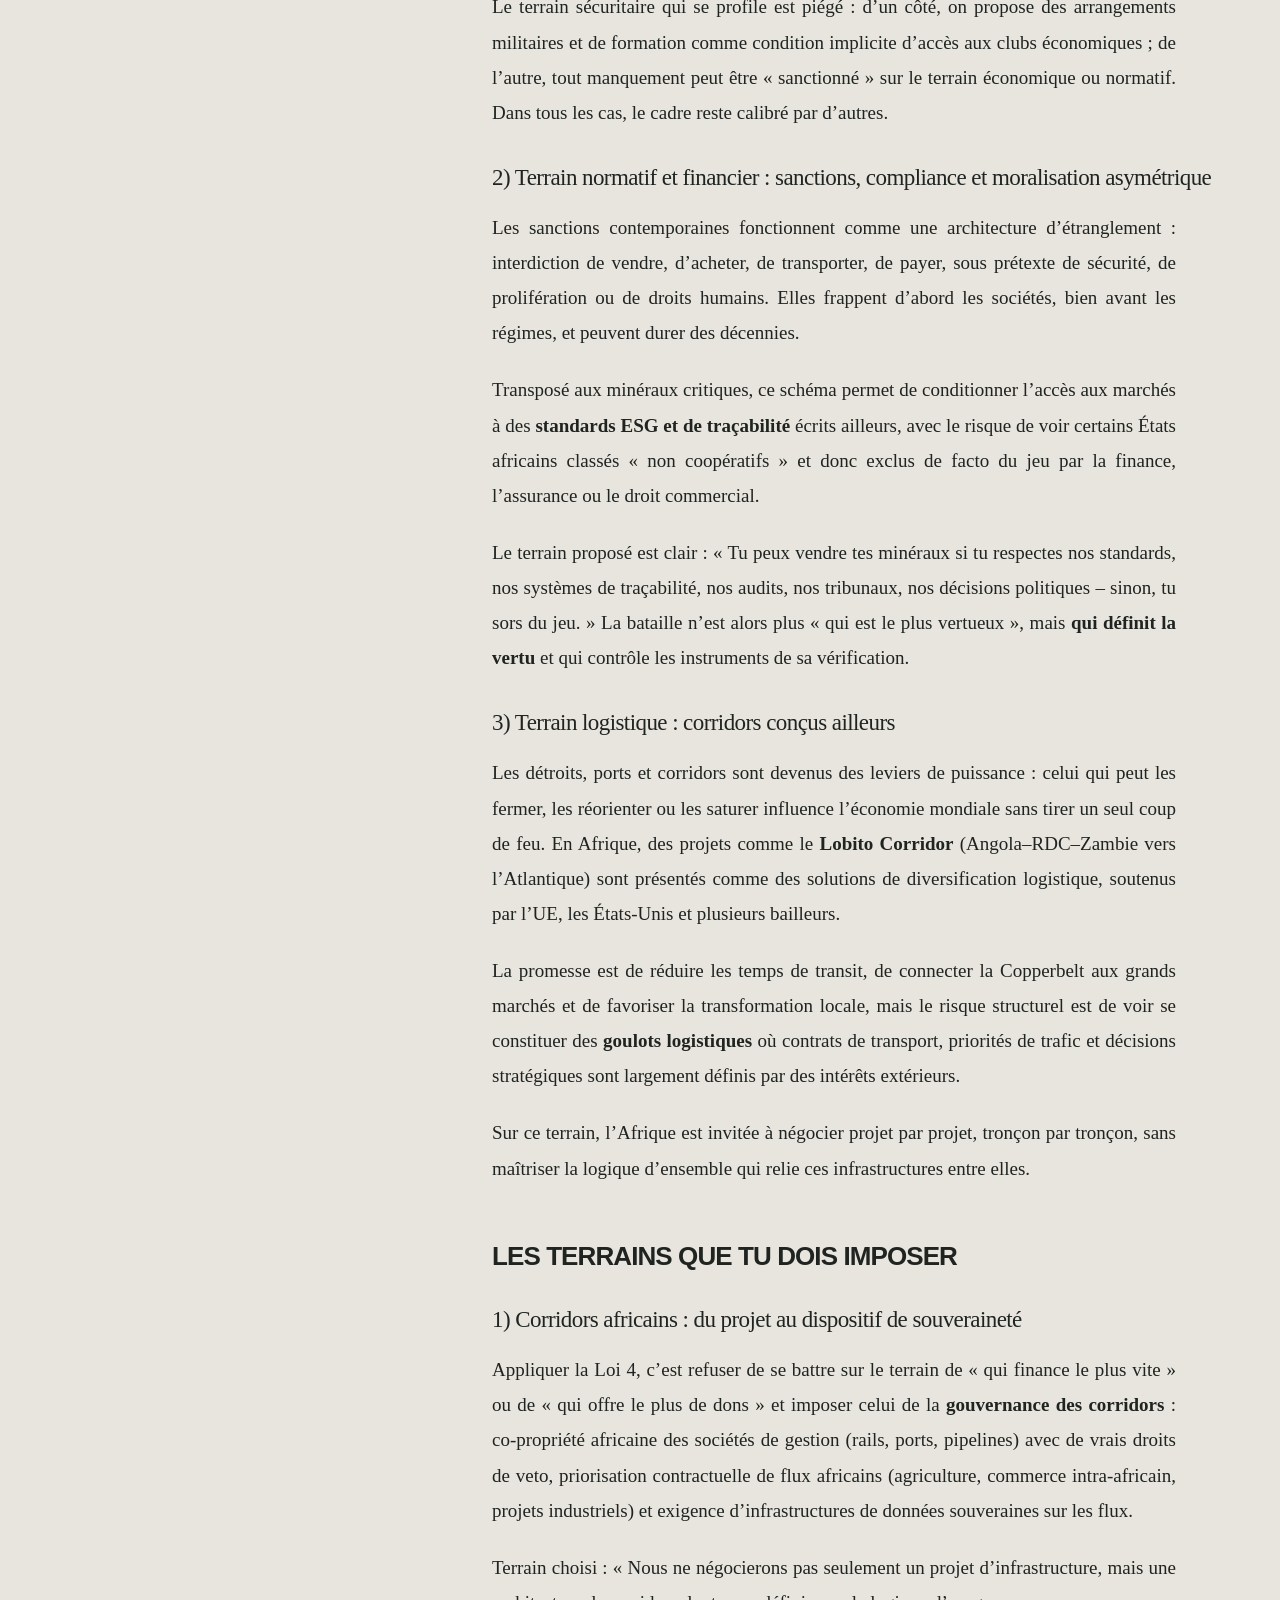
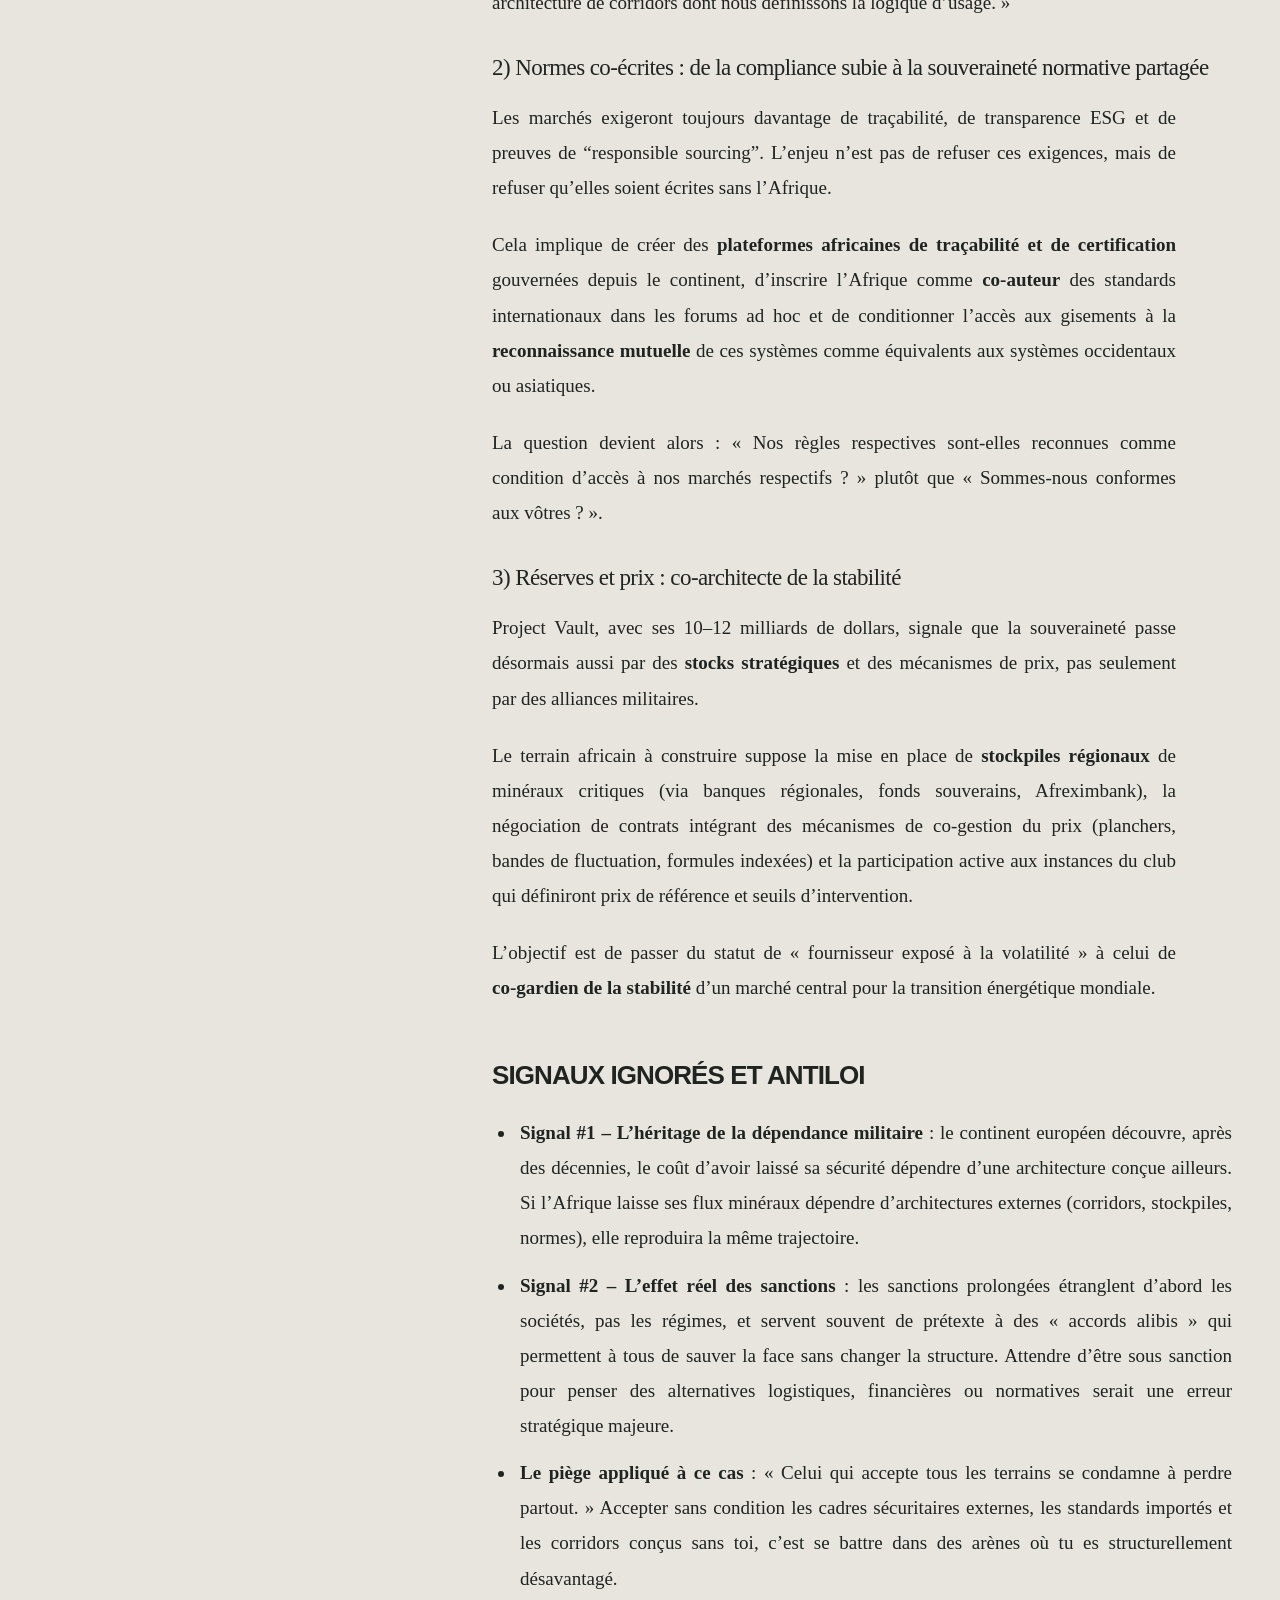
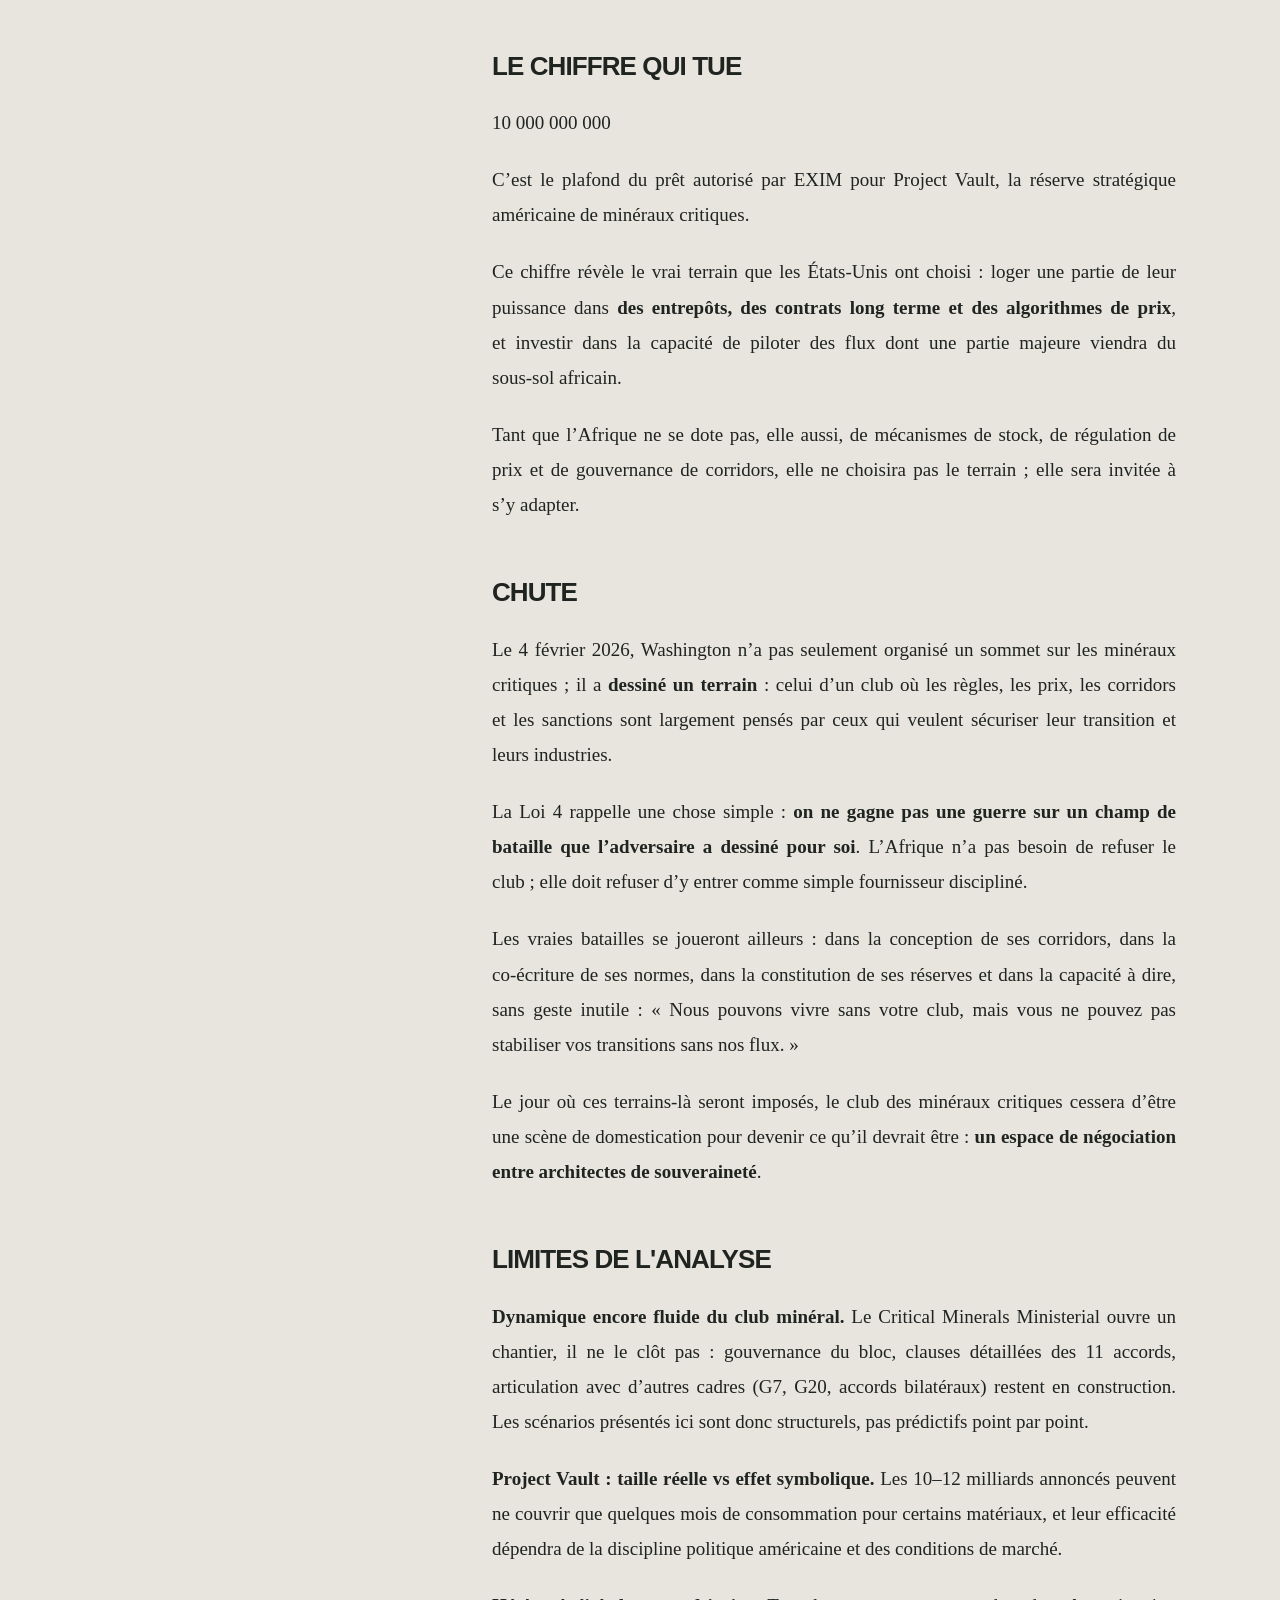
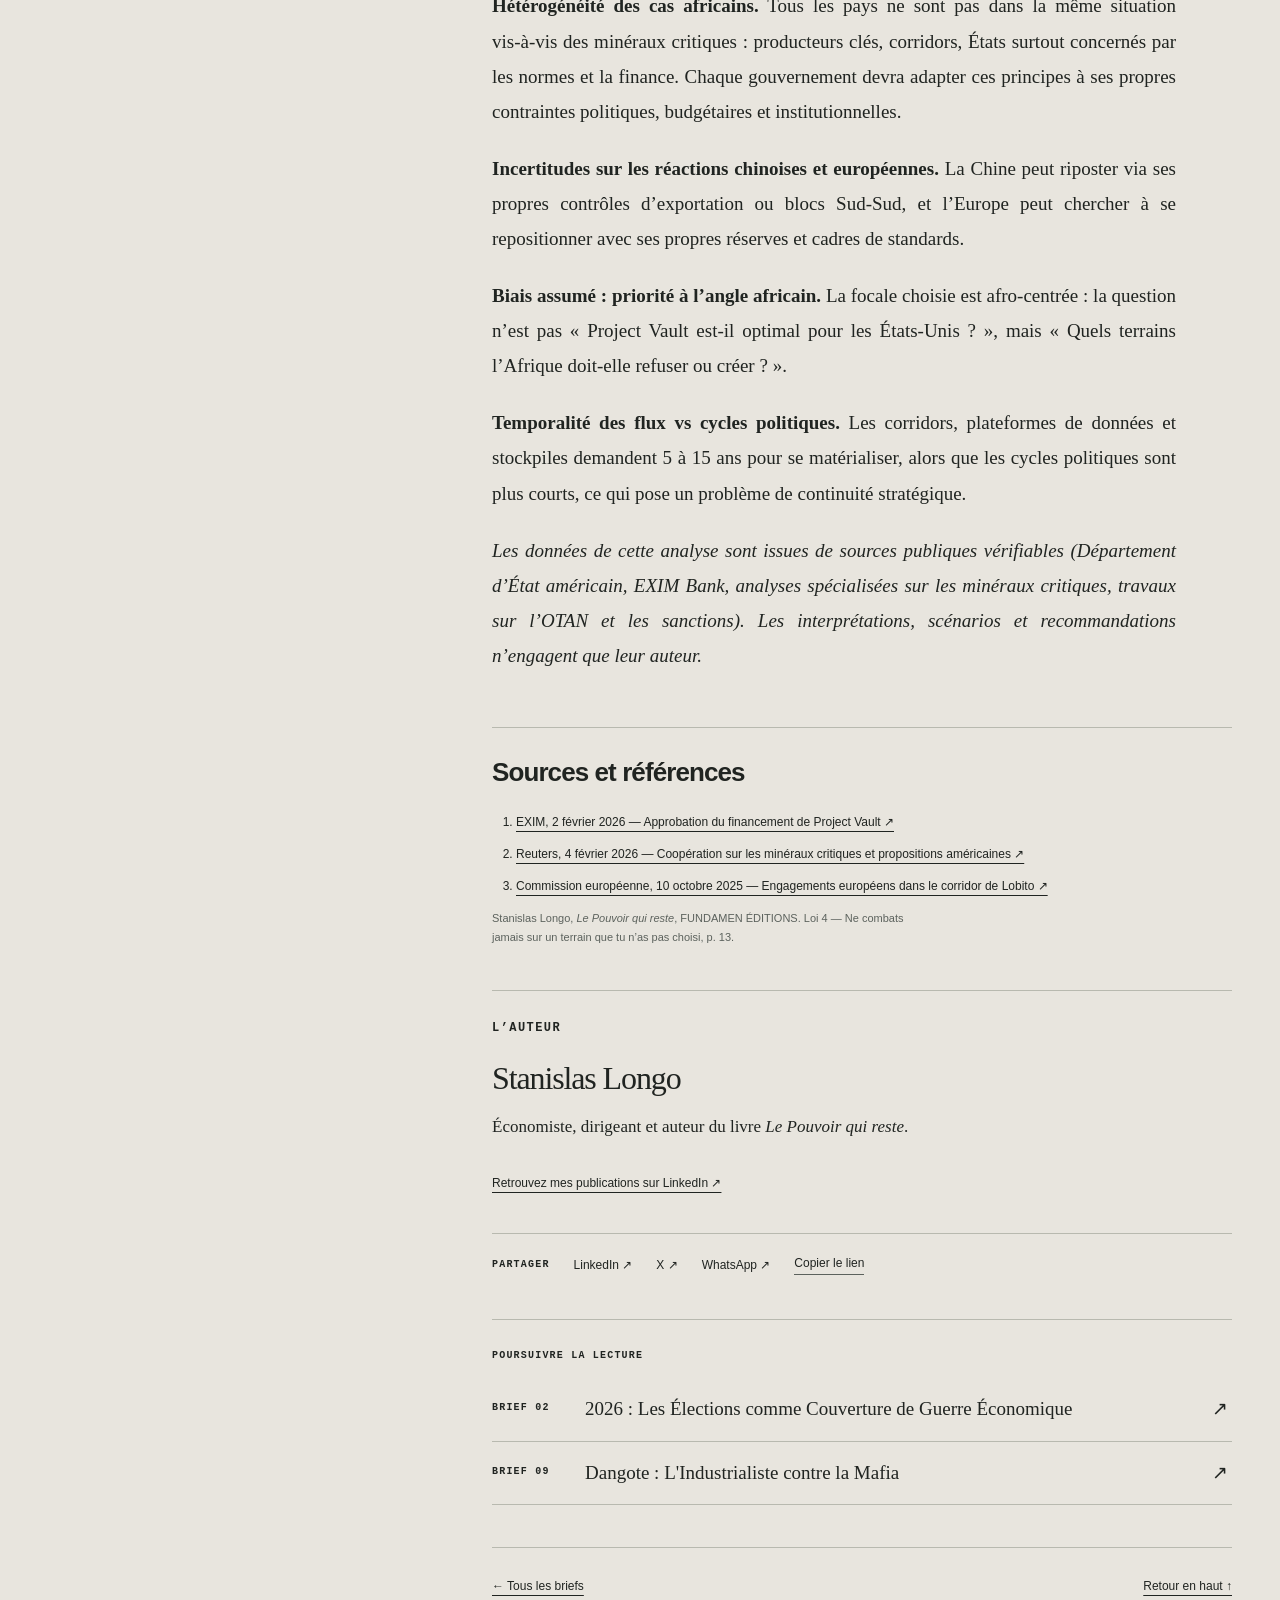
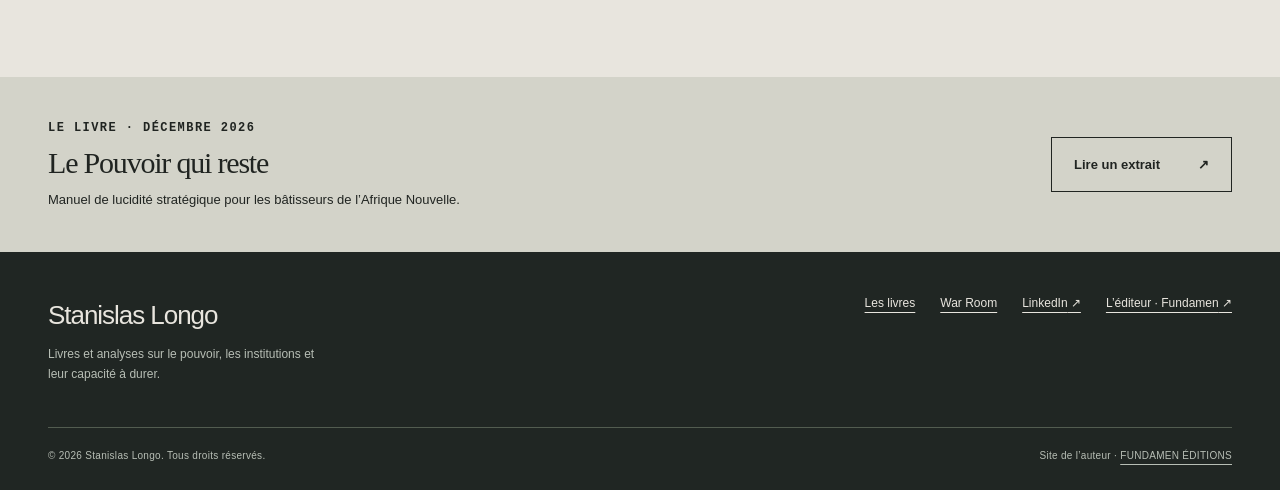
<file: analyses-war-room/2026-club-mineraux-critiques/index.html>
<!doctype html>
<html lang="fr"><head>
<meta charset="utf-8"><meta name="viewport" content="width=device-width, initial-scale=1">
<title>Le Club des Minéraux Critiques : Refuse le terrain qu’on te tend — War Room — Stanislas Longo</title><meta name="description" content="Washington organise son club des minéraux critiques. L’Afrique peut fournir la matière, ou peser sur les règles qui en fixeront la valeur.">
<meta name="theme-color" content="#202623"><link rel="canonical" href="https://www.stanislas-longo.com/analyses-war-room/2026-club-mineraux-critiques/">
<meta property="og:type" content="article"><meta property="og:locale" content="fr_FR">
<meta property="og:title" content="Le Club des Minéraux Critiques : Refuse le terrain qu’on te tend"><meta property="og:description" content="Washington organise son club des minéraux critiques. L’Afrique peut fournir la matière, ou peser sur les règles qui en fixeront la valeur.">
<meta property="og:url" content="https://www.stanislas-longo.com/analyses-war-room/2026-club-mineraux-critiques/"><meta property="og:image" content="https://www.stanislas-longo.com/assets/og/brief-06-20261012.jpg">
<meta property="og:image:alt" content="Le Club des Minéraux Critiques : Refuse le terrain qu’on te tend"><meta name="twitter:card" content="summary_large_image">
<meta property="og:site_name" content="Stanislas Longo"><meta property="og:image:secure_url" content="https://www.stanislas-longo.com/assets/og/brief-06-20261012.jpg"><meta property="og:image:type" content="image/jpeg"><meta property="og:image:width" content="1200"><meta property="og:image:height" content="630"><meta name="twitter:image" content="https://www.stanislas-longo.com/assets/og/brief-06-20261012.jpg"><meta name="twitter:image:alt" content="Le Club des Minéraux Critiques : Refuse le terrain qu’on te tend"><meta name="twitter:title" content="Le Club des Minéraux Critiques : Refuse le terrain qu’on te tend"><meta name="twitter:description" content="Washington organise son club des minéraux critiques. L’Afrique peut fournir la matière, ou peser sur les règles qui en fixeront la valeur."><meta property="article:published_time" content="2026-02-08"><meta property="article:modified_time" content="2026-10-12">
<link rel="stylesheet" href="/assets/site.css?v=20261012"><script src="/assets/site.js?v=20261012" defer></script>
<script type="application/ld+json">{"@context": "https://schema.org", "@type": "Article", "headline": "Le Club des Minéraux Critiques : Refuse le terrain qu’on te tend", "description": "Washington organise son club des minéraux critiques. L’Afrique peut fournir la matière, ou peser sur les règles qui en fixeront la valeur.", "datePublished": "2026-02-08", "dateModified": "2026-10-12", "author": {"@type": "Person", "name": "Stanislas Longo", "url": "https://www.stanislas-longo.com/#auteur"}, "mainEntityOfPage": "https://www.stanislas-longo.com/analyses-war-room/2026-club-mineraux-critiques/", "image": "https://www.stanislas-longo.com/assets/og/brief-06-20261012.jpg"}</script>
</head><body><a class="skip" href="#contenu">Aller au contenu</a>
<header class="site-header"><div class="shell header-inner">
<a class="brand" href="/">Stanislas Longo<small>Économiste · Dirigeant · Auteur</small></a>
<nav class="main-nav" aria-label="Navigation principale"><a href="/#livre">Les livres</a><a href="/analyses-war-room/" aria-current="page">War Room</a><a href="/#auteur">L’auteur</a><a href="/#form-section">Lire un extrait ↗</a></nav>
</div></header><main id="contenu"><div class="shell"><header class="reading-header"><div class="breadcrumb"><a href="/">Accueil</a> / <a href="/analyses-war-room/">War Room</a> / Brief 06</div><p class="eyebrow">War Room · Brief #6</p><h1>Le Club des Minéraux Critiques : Refuse le terrain qu’on te tend</h1><div class="article-meta"><span>Par <a href="/#auteur">Stanislas Longo</a></span><time datetime="2026-02-08">08 février 2026</time><span>10 min de lecture</span></div><div class="share-row" aria-label="Partager cette analyse"><span class="small-label">Partager</span><a href="https://www.linkedin.com/sharing/share-offsite/?url=https%3A%2F%2Fwww.stanislas-longo.com%2Fanalyses-war-room%2F2026-club-mineraux-critiques%2F" target="_blank" rel="noopener noreferrer">LinkedIn ↗</a><a href="https://twitter.com/intent/tweet?text=Le%20Club%20des%20Min%C3%A9raux%20Critiques%20%3A%20Refuse%20le%20terrain%20qu%E2%80%99on%20te%20tend&amp;url=https%3A%2F%2Fwww.stanislas-longo.com%2Fanalyses-war-room%2F2026-club-mineraux-critiques%2F" target="_blank" rel="noopener noreferrer">X ↗</a><a href="https://wa.me/?text=Le%20Club%20des%20Min%C3%A9raux%20Critiques%20%3A%20Refuse%20le%20terrain%20qu%E2%80%99on%20te%20tend%20https%3A%2F%2Fwww.stanislas-longo.com%2Fanalyses-war-room%2F2026-club-mineraux-critiques%2F" target="_blank" rel="noopener noreferrer">WhatsApp ↗</a><button class="copy-link" type="button" data-copy-url="https://www.stanislas-longo.com/analyses-war-room/2026-club-mineraux-critiques/">Copier le lien</button><span class="copy-status" role="status" aria-live="polite"></span></div></header><div class="reading-grid"><aside class="reading-aside"><div class="aside-sticky"><p class="small-label">Dans ce brief</p><nav class="brief-toc" aria-label="Sommaire de l’analyse"><ol><li><a href="#section-1">LE FAIT BRUT</a></li><li><a href="#section-2">LA LOI APPLICABLE : LOI 4 — NE COMBATS JAMAIS SUR UN TERRAIN QUE TU N’AS PAS CHOISI</a></li><li><a href="#section-3">LES TERRAINS QU’ON TE PROPOSE</a></li><li><a href="#section-4">LES TERRAINS QUE TU DOIS IMPOSER</a></li><li><a href="#section-5">SIGNAUX IGNORÉS ET ANTILOI</a></li><li><a href="#section-6">LE CHIFFRE QUI TUE</a></li><li><a href="#section-7">CHUTE</a></li><li><a href="#section-8">LIMITES DE L'ANALYSE</a></li></ol></nav><a class="aside-follow" href="https://www.linkedin.com/in/stanislas-longo-mba-631a1130" target="_blank" rel="noopener noreferrer">Suivre Stanislas Longo<br>sur LinkedIn ↗</a></div></aside><article class="reading-body" aria-label="Texte du brief"><figure class="brief-image"><img src="/analyses-war-room/images/2026-critical-minerals-ministerial-press.jpg" alt="Réunion sur les minéraux critiques à Washington" loading="lazy"><figcaption>U.S. Department of State, conférence de presse au Critical Minerals Ministerial, 4 février 2026. Domaine public, via Flickr.</figcaption></figure><section class="brief-section" id="section-1">
                <h2>LE FAIT BRUT</h2>
                <p>
                    Le <strong>4 février 2026</strong>, Washington tient le <strong>Critical Minerals Ministerial</strong>, en présence de plus de cinquante pays et d’organisations partenaires, pour bâtir un <strong>bloc minéral</strong> destiné à sécuriser l’accès aux minéraux critiques (cobalt, cuivre, lithium, nickel, terres rares) et à réduire la dépendance à la Chine.
                </p>
                <p>
                    Dans ce cadre, les États‑Unis annoncent de nouveaux engagements : <strong>11 accords ou cadres bilatéraux</strong> signés pour soutenir la prospection, l’extraction, le raffinage et le recyclage, ainsi que des instruments visant à stabiliser le marché – mécanismes tarifaires, garanties publiques, coordination des politiques de stock. 
                </p>
                <p>Le 2 février, la Banque d’Export-Import américaine approuve un prêt pouvant atteindre <strong>10 milliards de dollars</strong> pour Project Vault, une réserve stratégique de minéraux critiques. Des capitaux privés doivent compléter ce financement. Il s’agit d’un plafond autorisé, pas d’un stock déjà acheté.</p><p>
                    Ce sommet intervient alors que l’architecture de sécurité occidentale est en crise : l’OTAN est décrite comme en « état de mort cérébrale » ou comme un « tigre de papier », l’Europe se réarme dans l’urgence, les États‑Unis réclament jusqu’à <strong>5 % du PIB</strong> de dépenses militaires et la cohésion politique se fissure. 
                    Les guerres d’intervention (Irak, Afghanistan, Libye) ont coûté des milliers de milliards de dollars sans produire d’ordres stables, poussant les grandes puissances à privilégier désormais les <strong>guerres de flux</strong> (sanctions, corridors, normes, blocs commerciaux) plutôt que les guerres de terrain. 
                </p>
                <p>
                    L’Afrique se retrouve au centre de cette nouvelle architecture : les blocs occidentaux cherchent à sécuriser ses minéraux via un <strong>club</strong>, les anciennes garanties militaires sont fragilisées et la pression se déplace vers l’économie, le droit, la logistique et la norme. 
                </p>
            </section>

            
<section class="brief-section" id="section-2">
                <h2>LA LOI APPLICABLE : LOI 4 — NE COMBATS JAMAIS SUR UN TERRAIN QUE TU N’AS PAS CHOISI</h2>
                <blockquote class="law-quote">« Toute bataille perdue commence sur un terrain imposé. »<cite>Le Pouvoir qui reste · Loi 4, p. 13</cite></blockquote><p>
                    Dans <em>Le Pouvoir qui reste</em>, la <strong>Loi 4</strong> rappelle que toute bataille perdue commence sur un terrain imposé : accepter les règles, le tempo et l’arène définis par d’autres revient souvent à entériner sa propre défaite stratégique. 
                </p>
                <p>
                    Appliquée au club des minéraux critiques, cette loi pose une question centrale à l’Afrique : veut‑elle se battre sur le terrain des <strong>sanctions, standards de compliance, prix‑planchers et corridors clés en main</strong> que les blocs lui proposent, ou préfèrera‑t‑elle déplacer la bataille vers des terrains qu’elle contrôle réellement ? 
                </p>
                <blockquote>
                    <strong>Le pouvoir ne consiste pas à gagner sur le terrain de l’autre, mais à forcer l’autre à traiter sur un terrain que tu as toi‑même dessiné.</strong>
                </blockquote>
            </section>

            
<section class="brief-section" id="section-3">
                <h2>LES TERRAINS QU’ON TE PROPOSE</h2>

                <h3>1) Terrain sécuritaire : la dépendance comme héritage</h3>
                <p>
                    Pendant des décennies, une partie de l’Europe a vécu sous une garantie de sécurité externalisée, au prix d’un sous‑investissement militaire et d’une dépendance industrielle profonde. 
                    Aujourd’hui, cette architecture se fissure : la garantie automatique de défense est publiquement mise en doute, les budgets militaires doivent exploser pour satisfaire les nouvelles exigences et chaque capitale redécouvre ses intérêts propres. 
                </p>
                <p>
                    Pour l’Afrique, cela signifie deux choses : les Européens ont besoin de <strong>minéraux critiques</strong> pour leur réarmement et leurs industries d’armement, et les États‑Unis cherchent de nouveaux leviers de contrôle sur l’Europe et la Chine via les minéraux, l’IA, les semi‑conducteurs et les terres rares. 
                </p>
                <p>
                    Le terrain sécuritaire qui se profile est piégé : d’un côté, on propose des arrangements militaires et de formation comme condition implicite d’accès aux clubs économiques ; de l’autre, tout manquement peut être « sanctionné » sur le terrain économique ou normatif.
                    Dans tous les cas, le cadre reste calibré par d’autres. 
                </p>

                <h3>2) Terrain normatif et financier : sanctions, compliance et moralisation asymétrique</h3>
                <p>
                    Les sanctions contemporaines fonctionnent comme une architecture d’étranglement : interdiction de vendre, d’acheter, de transporter, de payer, sous prétexte de sécurité, de prolifération ou de droits humains. 
                    Elles frappent d’abord les sociétés, bien avant les régimes, et peuvent durer des décennies. 
                </p>
                <p>
                    Transposé aux minéraux critiques, ce schéma permet de conditionner l’accès aux marchés à des <strong>standards ESG et de traçabilité</strong> écrits ailleurs, avec le risque de voir certains États africains classés « non coopératifs » et donc exclus de facto du jeu par la finance, l’assurance ou le droit commercial. 
                </p>
                <p>
                    Le terrain proposé est clair : « Tu peux vendre tes minéraux si tu respectes nos standards, nos systèmes de traçabilité, nos audits, nos tribunaux, nos décisions politiques – sinon, tu sors du jeu. »
                    La bataille n’est alors plus « qui est le plus vertueux », mais <strong>qui définit la vertu</strong> et qui contrôle les instruments de sa vérification. 
                </p>

                <h3>3) Terrain logistique : corridors conçus ailleurs</h3>
                <p>
                    Les détroits, ports et corridors sont devenus des leviers de puissance : celui qui peut les fermer, les réorienter ou les saturer influence l’économie mondiale sans tirer un seul coup de feu.
                    En Afrique, des projets comme le <strong>Lobito Corridor</strong> (Angola–RDC–Zambie vers l’Atlantique) sont présentés comme des solutions de diversification logistique, soutenus par l’UE, les États‑Unis et plusieurs bailleurs. 
                </p>
                <p>
                    La promesse est de réduire les temps de transit, de connecter la Copperbelt aux grands marchés et de favoriser la transformation locale, mais le risque structurel est de voir se constituer des <strong>goulots logistiques</strong> où contrats de transport, priorités de trafic et décisions stratégiques sont largement définis par des intérêts extérieurs.
                </p>
                <p>
                    Sur ce terrain, l’Afrique est invitée à négocier projet par projet, tronçon par tronçon, sans maîtriser la logique d’ensemble qui relie ces infrastructures entre elles. 
                </p>
            </section>

            
<section class="brief-section" id="section-4">
                <h2>LES TERRAINS QUE TU DOIS IMPOSER</h2>

                <h3>1) Corridors africains : du projet au dispositif de souveraineté</h3>
                <p>
                    Appliquer la Loi 4, c’est refuser de se battre sur le terrain de « qui finance le plus vite » ou de « qui offre le plus de dons » et imposer celui de la <strong>gouvernance des corridors</strong> :
                    co‑propriété africaine des sociétés de gestion (rails, ports, pipelines) avec de vrais droits de veto, priorisation contractuelle de flux africains (agriculture, commerce intra‑africain, projets industriels) et exigence d’infrastructures de données souveraines sur les flux. 
                </p>
                <p>
                    Terrain choisi : « Nous ne négocierons pas seulement un projet d’infrastructure, mais une architecture de corridors dont nous définissons la logique d’usage. »
                </p>

                <h3>2) Normes co‑écrites : de la compliance subie à la souveraineté normative partagée</h3>
                <p>
                    Les marchés exigeront toujours davantage de traçabilité, de transparence ESG et de preuves de “responsible sourcing”. 
                    L’enjeu n’est pas de refuser ces exigences, mais de refuser qu’elles soient écrites sans l’Afrique. 
                </p>
                <p>
                    Cela implique de créer des <strong>plateformes africaines de traçabilité et de certification</strong> gouvernées depuis le continent, d’inscrire l’Afrique comme <strong>co‑auteur</strong> des standards internationaux dans les forums ad hoc et de conditionner l’accès aux gisements à la <strong>reconnaissance mutuelle</strong> de ces systèmes comme équivalents aux systèmes occidentaux ou asiatiques. 
                </p>
                <p>
                    La question devient alors : « Nos règles respectives sont‑elles reconnues comme condition d’accès à nos marchés respectifs ? » plutôt que « Sommes‑nous conformes aux vôtres ? ».
                </p>

                <h3>3) Réserves et prix : co‑architecte de la stabilité</h3>
                <p>
                    Project Vault, avec ses 10–12 milliards de dollars, signale que la souveraineté passe désormais aussi par des <strong>stocks stratégiques</strong> et des mécanismes de prix, pas seulement par des alliances militaires. 
                </p>
                <p>
                    Le terrain africain à construire suppose la mise en place de <strong>stockpiles régionaux</strong> de minéraux critiques (via banques régionales, fonds souverains, Afreximbank), la négociation de contrats intégrant des mécanismes de co‑gestion du prix (planchers, bandes de fluctuation, formules indexées) et la participation active aux instances du club qui définiront prix de référence et seuils d’intervention. 
                </p>
                <p>
                    L’objectif est de passer du statut de « fournisseur exposé à la volatilité » à celui de <strong>co‑gardien de la stabilité</strong> d’un marché central pour la transition énergétique mondiale. 
                </p>
            </section>

            
<section class="brief-section" id="section-5">
                <h2>SIGNAUX IGNORÉS ET ANTILOI</h2>
                <ul>
                    <li>
                        <strong>Signal #1 – L’héritage de la dépendance militaire</strong> :
                        le continent européen découvre, après des décennies, le coût d’avoir laissé sa sécurité dépendre d’une architecture conçue ailleurs. 
                        Si l’Afrique laisse ses flux minéraux dépendre d’architectures externes (corridors, stockpiles, normes), elle reproduira la même trajectoire.
                    </li>
                    <li>
                        <strong>Signal #2 – L’effet réel des sanctions</strong> :
                        les sanctions prolongées étranglent d’abord les sociétés, pas les régimes, et servent souvent de prétexte à des « accords alibis » qui permettent à tous de sauver la face sans changer la structure.
                        Attendre d’être sous sanction pour penser des alternatives logistiques, financières ou normatives serait une erreur stratégique majeure.
                    </li>
                    <li>
                        <strong>Le piège appliqué à ce cas</strong> :
                        « Celui qui accepte tous les terrains se condamne à perdre partout. »
                        Accepter sans condition les cadres sécuritaires externes, les standards importés et les corridors conçus sans toi, c’est se battre dans des arènes où tu es structurellement désavantagé. 
                    </li>
                </ul>
            </section>

            
<section class="brief-section" id="section-6">
                <h2>LE CHIFFRE QUI TUE</h2>
                <p>
                    10 000 000 000
                </p>
                <p>C’est le plafond du prêt autorisé par EXIM pour Project Vault, la réserve stratégique américaine de minéraux critiques.</p><p>
                    Ce chiffre révèle le vrai terrain que les États‑Unis ont choisi : loger une partie de leur puissance dans
                    <strong>des entrepôts, des contrats long terme et des algorithmes de prix</strong>, et investir dans la capacité de piloter des flux dont une partie majeure viendra du sous‑sol africain. 
                </p>
                <p>
                    Tant que l’Afrique ne se dote pas, elle aussi, de mécanismes de stock, de régulation de prix et de gouvernance de corridors, elle ne choisira pas le terrain ; elle sera invitée à s’y adapter. 
                </p>
            </section>

            
<section class="brief-section" id="section-7">
                <h2>CHUTE</h2>
                <p>
                    Le 4 février 2026, Washington n’a pas seulement organisé un sommet sur les minéraux critiques ; il a <strong>dessiné un terrain</strong> : celui d’un club où les règles, les prix, les corridors et les sanctions sont largement pensés par ceux qui veulent sécuriser leur transition et leurs industries. 
                </p>
                <p>
                    La Loi 4 rappelle une chose simple : <strong>on ne gagne pas une guerre sur un champ de bataille que l’adversaire a dessiné pour soi</strong>. 
                    L’Afrique n’a pas besoin de refuser le club ; elle doit refuser d’y entrer comme simple fournisseur discipliné.
                </p>
                <p>
                    Les vraies batailles se joueront ailleurs : dans la conception de ses corridors, dans la co‑écriture de ses normes, dans la constitution de ses réserves et dans la capacité à dire, sans geste inutile :
                    « Nous pouvons vivre sans votre club, mais vous ne pouvez pas stabiliser vos transitions sans nos flux. »
                </p>
                <p>
                    Le jour où ces terrains‑là seront imposés, le club des minéraux critiques cessera d’être une scène de domestication pour devenir ce qu’il devrait être :
                    <strong>un espace de négociation entre architectes de souveraineté</strong>.
                </p>
            </section>

            
<section class="brief-section" id="section-8">
                <h2>LIMITES DE L'ANALYSE</h2>
                <p>
                    <strong>Dynamique encore fluide du club minéral.</strong>
                    Le Critical Minerals Ministerial ouvre un chantier, il ne le clôt pas : gouvernance du bloc, clauses détaillées des 11 accords, articulation avec d’autres cadres (G7, G20, accords bilatéraux) restent en construction. 
                    Les scénarios présentés ici sont donc structurels, pas prédictifs point par point.
                </p>
                <p>
                    <strong>Project Vault : taille réelle vs effet symbolique.</strong>
                    Les 10–12 milliards annoncés peuvent ne couvrir que quelques mois de consommation pour certains matériaux, et leur efficacité dépendra de la discipline politique américaine et des conditions de marché. 
                </p>
                <p>
                    <strong>Hétérogénéité des cas africains.</strong>
                    Tous les pays ne sont pas dans la même situation vis‑à‑vis des minéraux critiques : producteurs clés, corridors, États surtout concernés par les normes et la finance. 
                    Chaque gouvernement devra adapter ces principes à ses propres contraintes politiques, budgétaires et institutionnelles.
                </p>
                <p>
                    <strong>Incertitudes sur les réactions chinoises et européennes.</strong>
                    La Chine peut riposter via ses propres contrôles d’exportation ou blocs Sud‑Sud, et l’Europe peut chercher à se repositionner avec ses propres réserves et cadres de standards. 
                </p>
                <p>
                    <strong>Biais assumé : priorité à l’angle africain.</strong>
                    La focale choisie est afro‑centrée : la question n’est pas « Project Vault est‑il optimal pour les États‑Unis ? », mais « Quels terrains l’Afrique doit‑elle refuser ou créer ? ».
                </p>
                <p>
                    <strong>Temporalité des flux vs cycles politiques.</strong>
                    Les corridors, plateformes de données et stockpiles demandent 5 à 15 ans pour se matérialiser, alors que les cycles politiques sont plus courts, ce qui pose un problème de continuité stratégique. 
                </p>
                <p>
                    <em>
                        Les données de cette analyse sont issues de sources publiques vérifiables (Département d’État américain, EXIM Bank, analyses spécialisées sur les minéraux critiques, travaux sur l’OTAN et les sanctions).
                        Les interprétations, scénarios et recommandations n’engagent que leur auteur. 
                    </em>
                </p>
            </section>
        <section class="source-list" id="sources"><h2>Sources et références</h2><ol><li id="source-1"><a href="https://www.exim.gov/news/project-vault" target="_blank" rel="noopener noreferrer">EXIM, 2 février 2026 — Approbation du financement de Project Vault ↗</a></li><li id="source-2"><a href="https://www.reuters.com/world/china/us-mexico-develop-coordinated-trade-policies-critical-minerals-2026-02-04/" target="_blank" rel="noopener noreferrer">Reuters, 4 février 2026 — Coopération sur les minéraux critiques et propositions américaines ↗</a></li><li id="source-3"><a href="https://global-gateway-forum.ec.europa.eu/news/global-gateway-eu-scales-european-engagement-lobito-corridor-2025-10-10_en" target="_blank" rel="noopener noreferrer">Commission européenne, 10 octobre 2025 — Engagements européens dans le corridor de Lobito ↗</a></li></ol><p>Stanislas Longo, <em>Le Pouvoir qui reste</em>, FUNDAMEN ÉDITIONS. Loi 4 — Ne combats jamais sur un terrain que tu n’as pas choisi, p. 13.</p></section><div class="author-signature"><p class="small-label">L’auteur</p><h2>Stanislas Longo</h2><p>Économiste, dirigeant et auteur du livre <em>Le Pouvoir qui reste</em>.</p><a href="https://www.linkedin.com/in/stanislas-longo-mba-631a1130" target="_blank" rel="noopener noreferrer">Retrouvez mes publications sur LinkedIn ↗</a></div><div class="share-row" aria-label="Partager cette analyse"><span class="small-label">Partager</span><a href="https://www.linkedin.com/sharing/share-offsite/?url=https%3A%2F%2Fwww.stanislas-longo.com%2Fanalyses-war-room%2F2026-club-mineraux-critiques%2F" target="_blank" rel="noopener noreferrer">LinkedIn ↗</a><a href="https://twitter.com/intent/tweet?text=Le%20Club%20des%20Min%C3%A9raux%20Critiques%20%3A%20Refuse%20le%20terrain%20qu%E2%80%99on%20te%20tend&amp;url=https%3A%2F%2Fwww.stanislas-longo.com%2Fanalyses-war-room%2F2026-club-mineraux-critiques%2F" target="_blank" rel="noopener noreferrer">X ↗</a><a href="https://wa.me/?text=Le%20Club%20des%20Min%C3%A9raux%20Critiques%20%3A%20Refuse%20le%20terrain%20qu%E2%80%99on%20te%20tend%20https%3A%2F%2Fwww.stanislas-longo.com%2Fanalyses-war-room%2F2026-club-mineraux-critiques%2F" target="_blank" rel="noopener noreferrer">WhatsApp ↗</a><button class="copy-link" type="button" data-copy-url="https://www.stanislas-longo.com/analyses-war-room/2026-club-mineraux-critiques/">Copier le lien</button><span class="copy-status" role="status" aria-live="polite"></span></div><nav class="related-briefs" aria-label="Poursuivre la lecture"><p class="small-label">Poursuivre la lecture</p><a href="/analyses-war-room/2026-elections-mineraux-critiques.html"><span class="small-label">Brief 02</span><span>2026 : Les Élections comme Couverture de Guerre Économique</span><span aria-hidden="true">↗</span></a><a href="/analyses-war-room/dangote-2026-industrialiste-mafia/"><span class="small-label">Brief 09</span><span>Dangote : L'Industrialiste contre la Mafia</span><span aria-hidden="true">↗</span></a></nav><div class="article-bottom"><a href="/analyses-war-room/">← Tous les briefs</a><a href="#contenu">Retour en haut ↑</a></div></article></div></div></main><aside class="book-strip"><div class="shell"><div><div class="eyebrow">Le livre · Décembre 2026</div><h2>Le Pouvoir qui reste</h2><p>Manuel de lucidité stratégique pour les bâtisseurs de l’Afrique Nouvelle.</p></div><a class="button secondary" href="/#form-section">Lire un extrait <span aria-hidden="true">↗</span></a></div></aside><footer class="site-footer"><div class="shell"><div class="footer-main"><div><div class="footer-name">Stanislas Longo</div><p>Livres et analyses sur le pouvoir, les institutions et leur capacité à durer.</p></div><nav class="footer-links" aria-label="Liens complémentaires"><a href="/#livre">Les livres</a><a href="/analyses-war-room/">War Room</a><a href="https://www.linkedin.com/in/stanislas-longo-mba-631a1130" class="external-link">LinkedIn</a><a href="https://fundamen.fr" class="external-link">L’éditeur · Fundamen</a></nav></div><div class="footer-bottom"><span>© 2026 Stanislas Longo. Tous droits réservés.</span><span>Site de l’auteur · <a href="https://fundamen.fr">FUNDAMEN ÉDITIONS</a></span></div></div></footer></body></html>
</file>
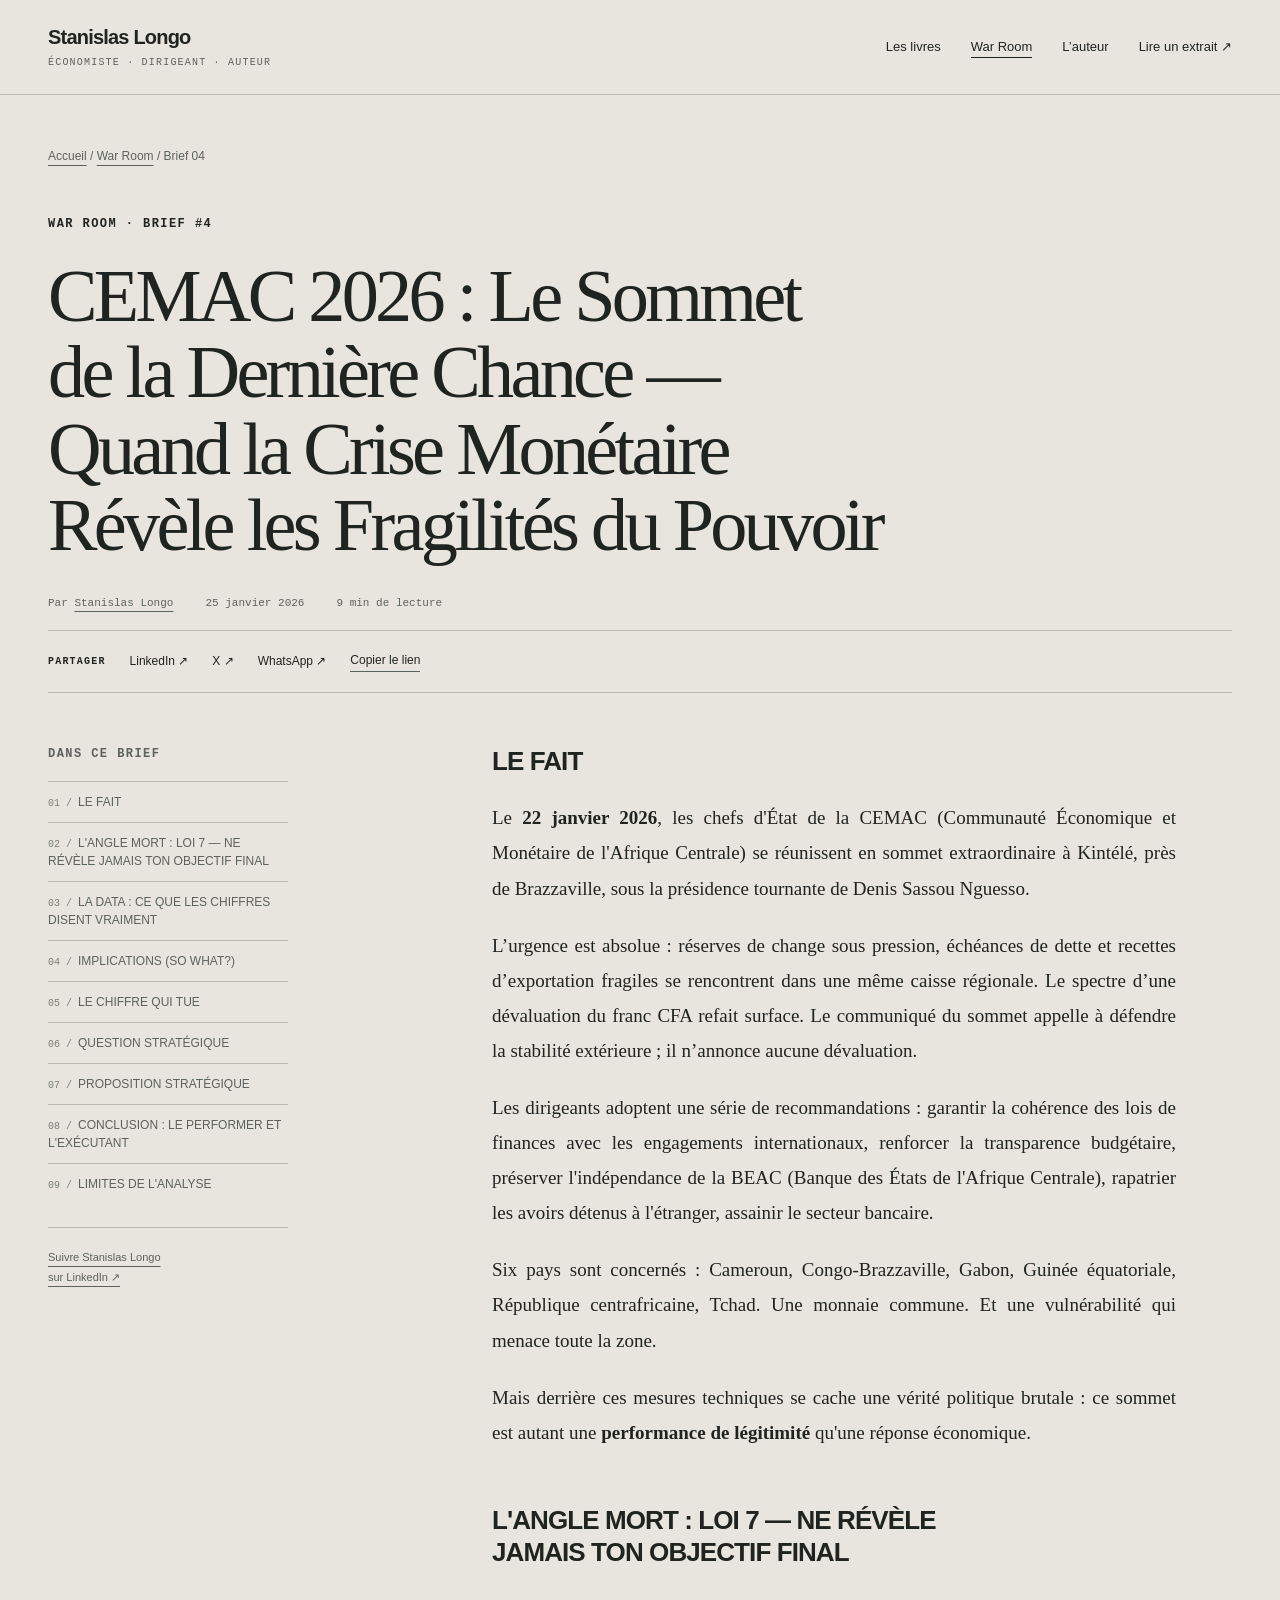
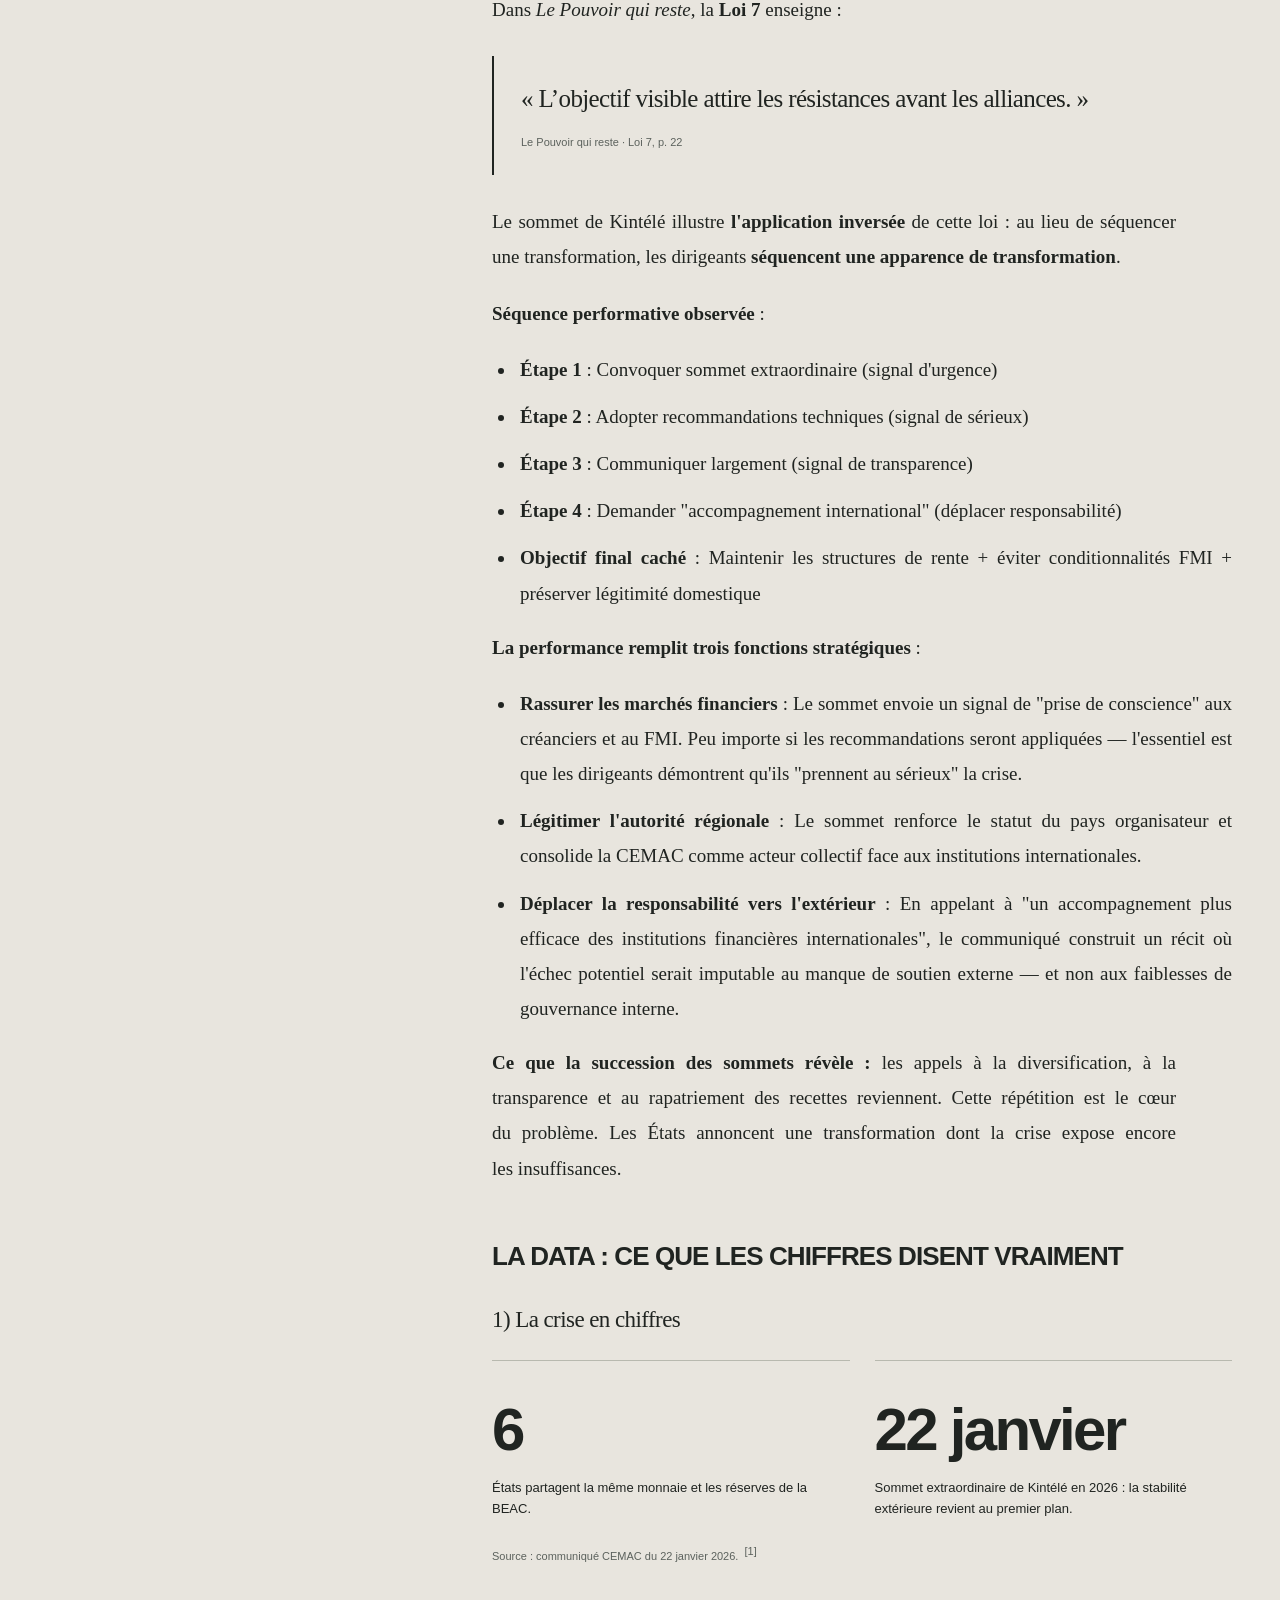
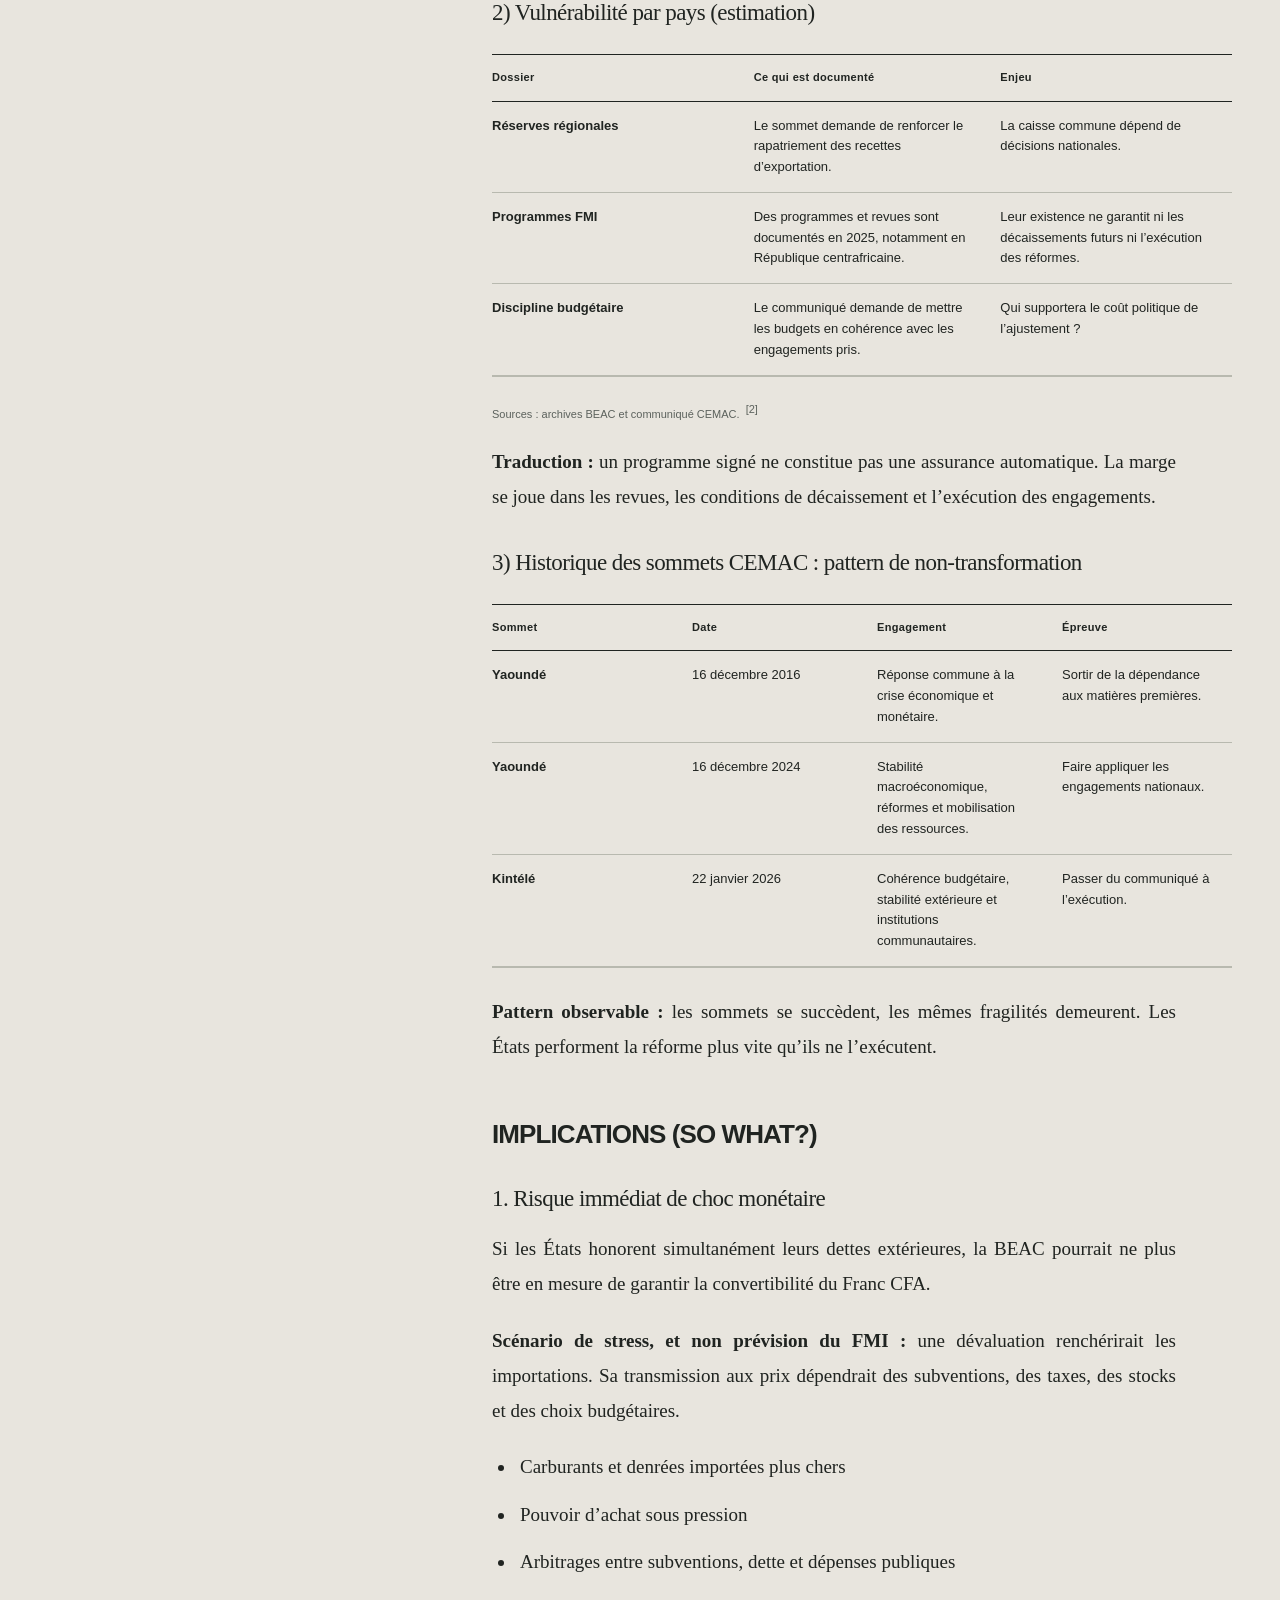
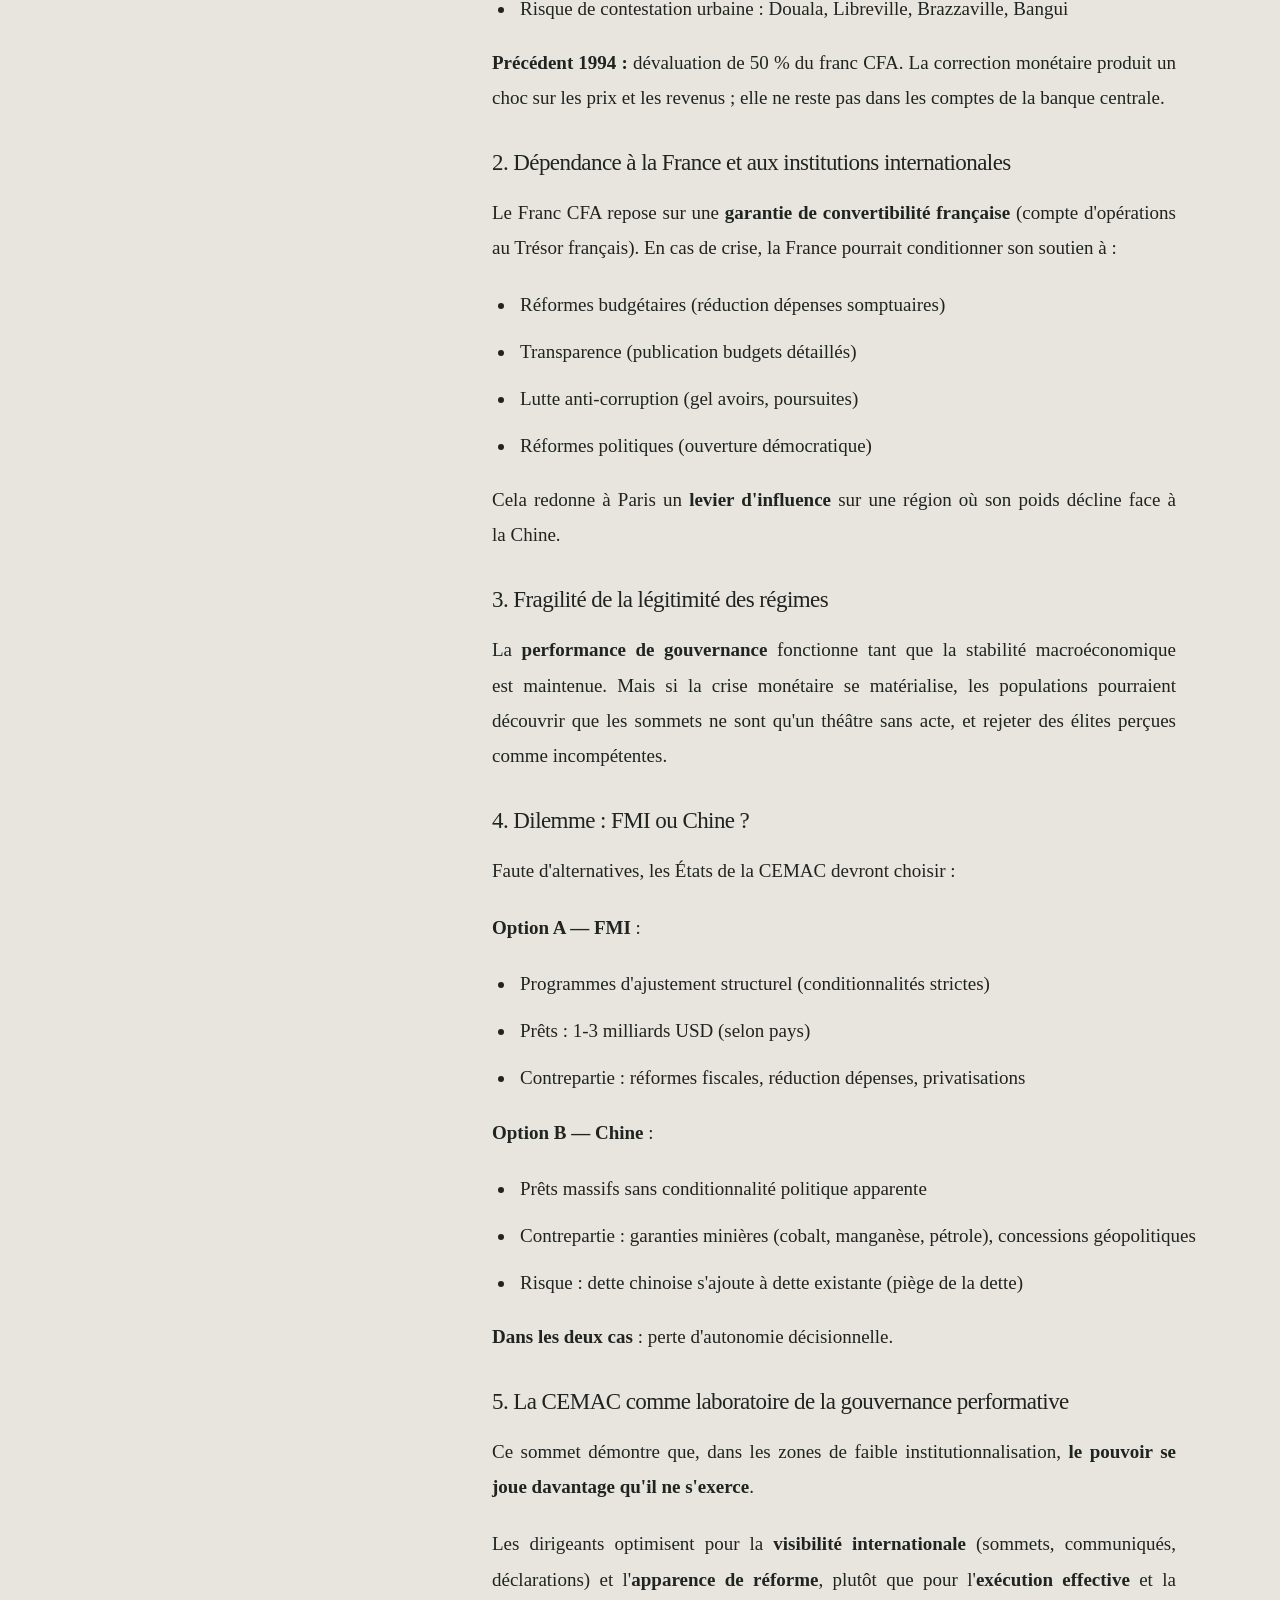
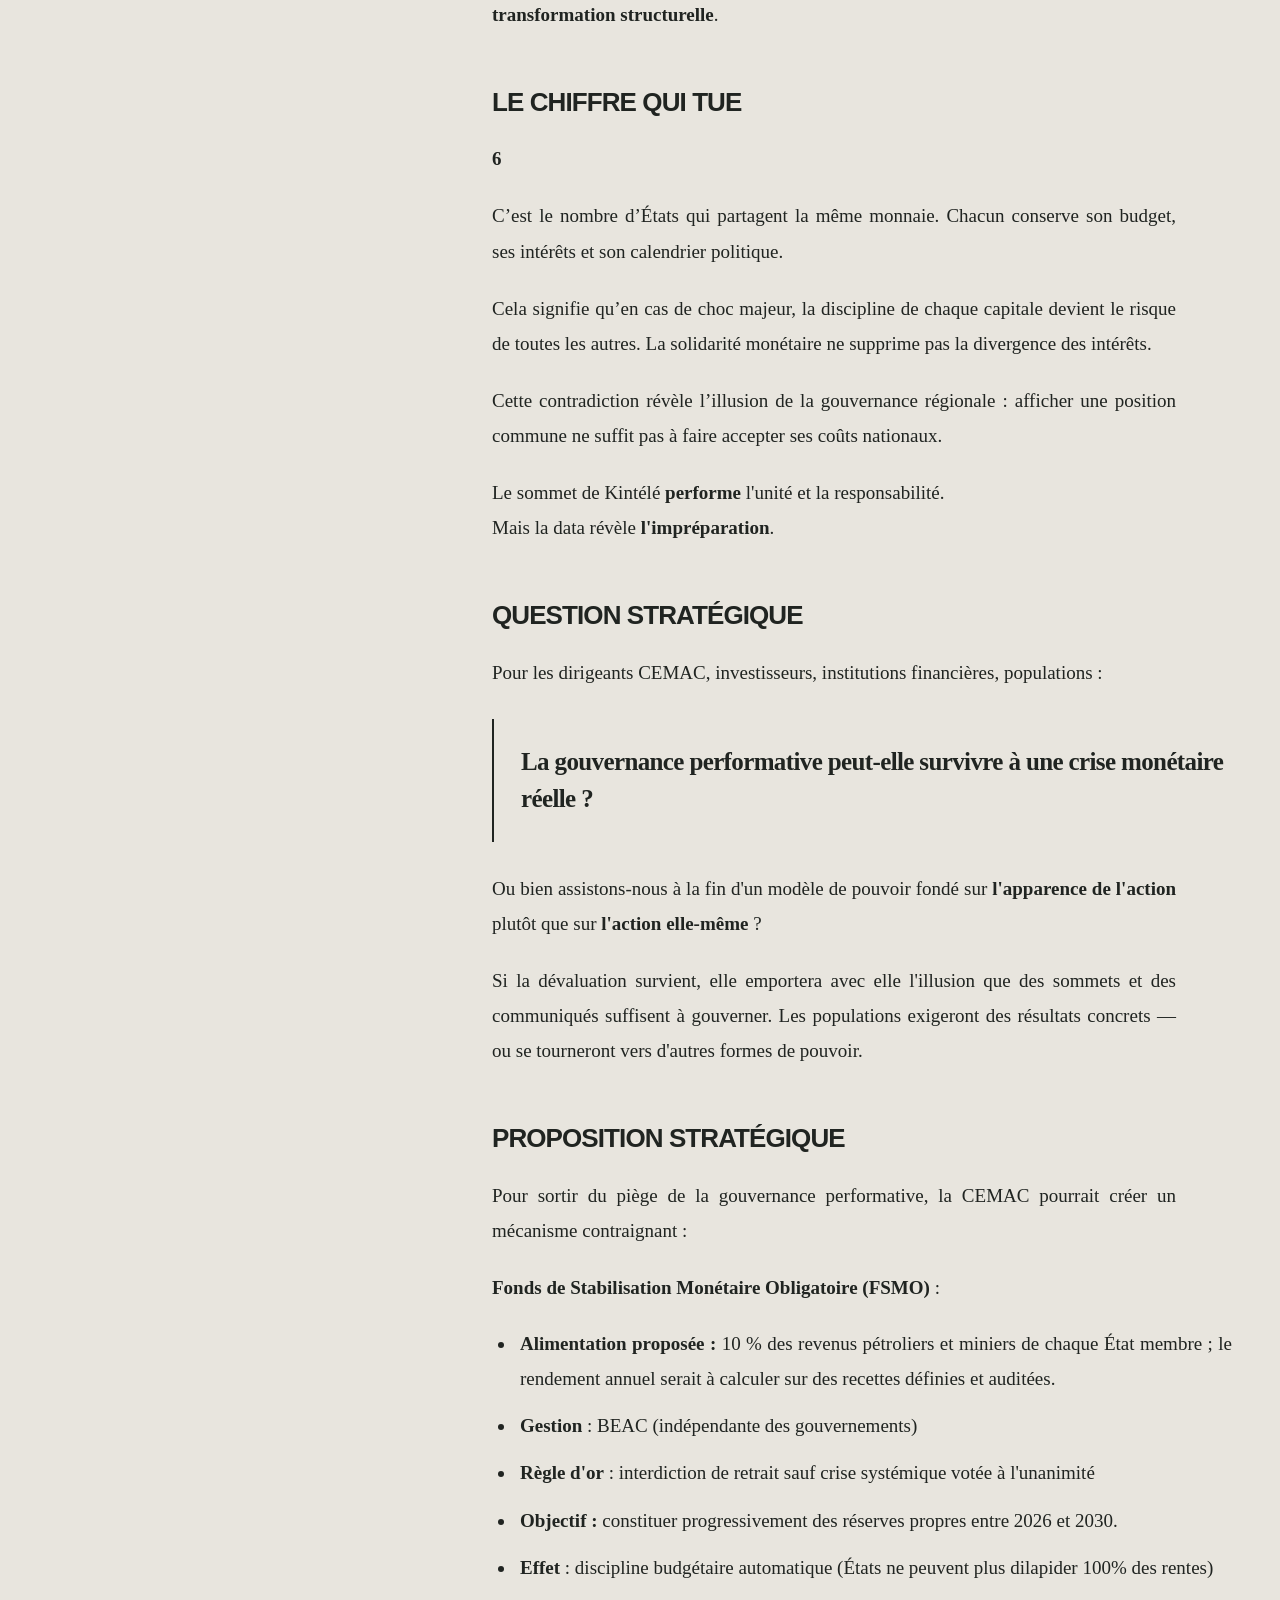
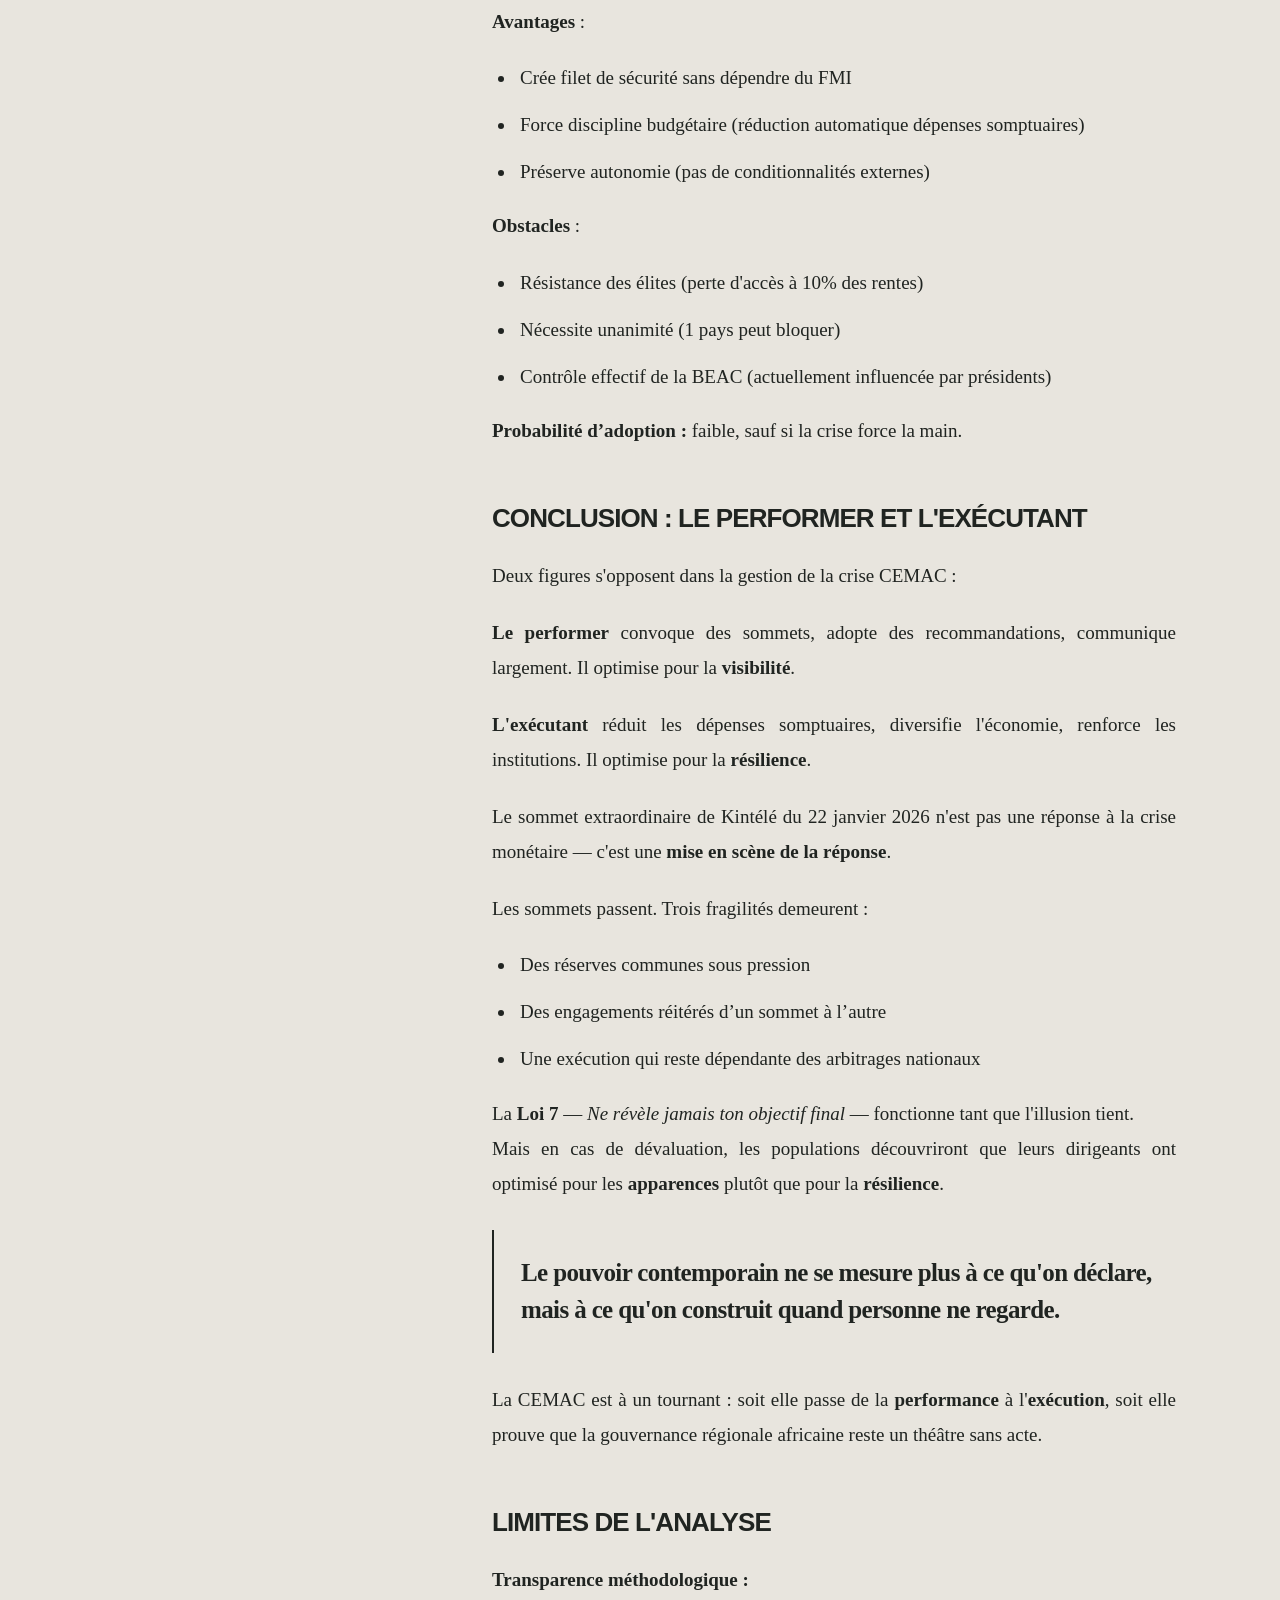
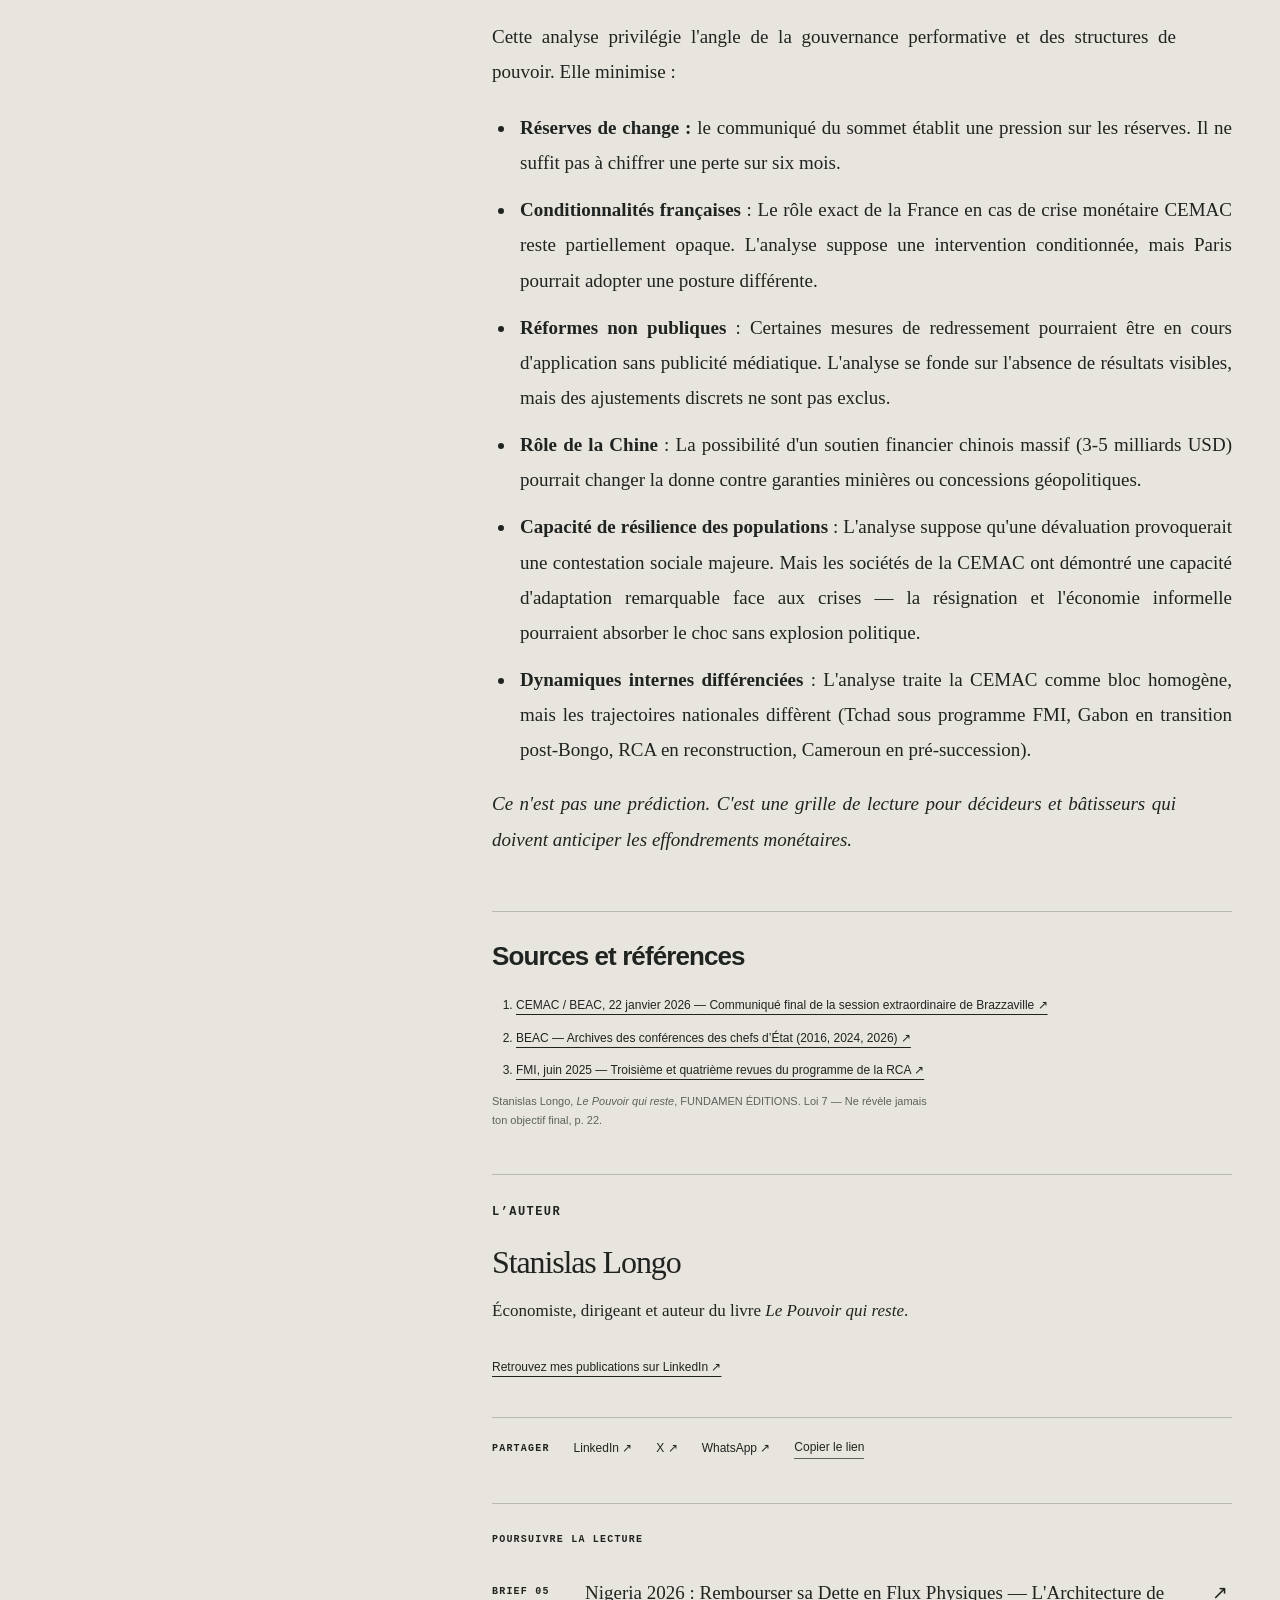
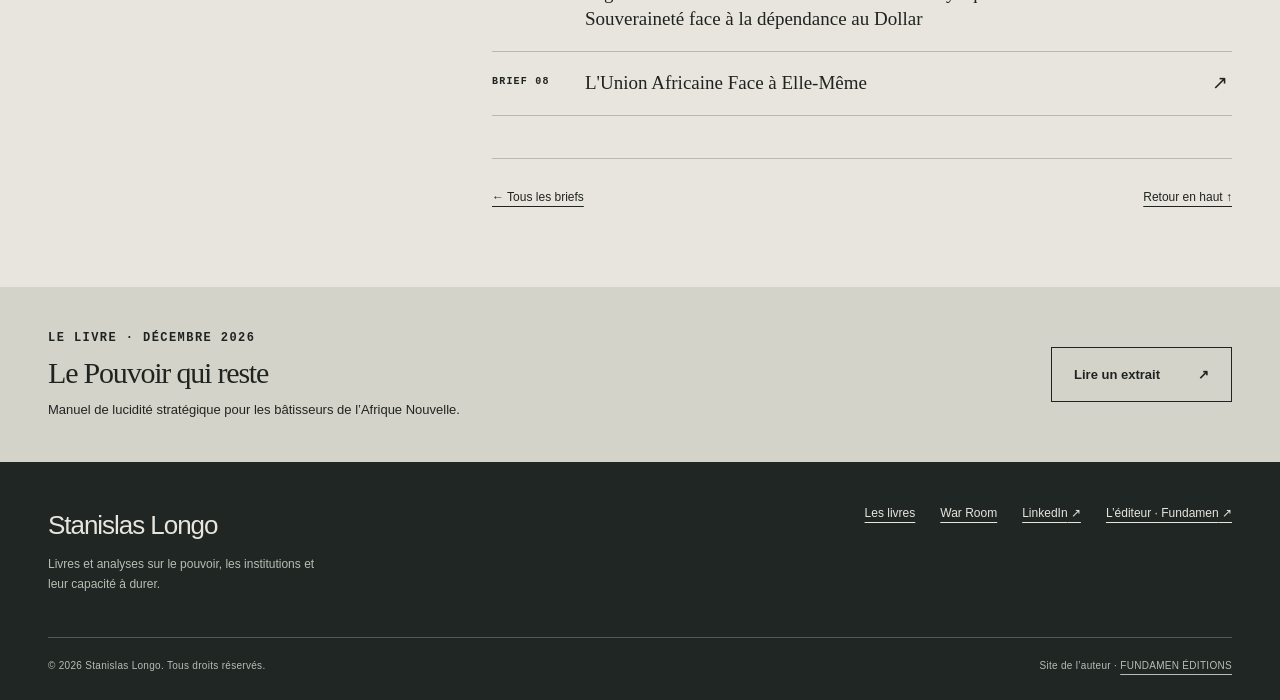
<file: analyses-war-room/cemac-2026-sommet-crise-monetaire/index.html>
<!doctype html>
<html lang="fr"><head>
<meta charset="utf-8"><meta name="viewport" content="width=device-width, initial-scale=1">
<title>CEMAC 2026 : Le Sommet de la Dernière Chance — Quand la Crise Monétaire Révèle les Fragilités du Pouvoir — War Room — Stanislas Longo</title><meta name="description" content="Six États, une monnaie, des intérêts divergents. À Kintélé, les engagements communs se heurtent encore aux calculs de chaque capitale.">
<meta name="theme-color" content="#202623"><link rel="canonical" href="https://www.stanislas-longo.com/analyses-war-room/cemac-2026-sommet-crise-monetaire/">
<meta property="og:type" content="article"><meta property="og:locale" content="fr_FR">
<meta property="og:title" content="CEMAC 2026 : Le Sommet de la Dernière Chance — Quand la Crise Monétaire Révèle les Fragilités du Pouvoir"><meta property="og:description" content="Six États, une monnaie, des intérêts divergents. À Kintélé, les engagements communs se heurtent encore aux calculs de chaque capitale.">
<meta property="og:url" content="https://www.stanislas-longo.com/analyses-war-room/cemac-2026-sommet-crise-monetaire/"><meta property="og:image" content="https://www.stanislas-longo.com/assets/og/brief-04-20261012.jpg">
<meta property="og:image:alt" content="CEMAC 2026 : Le Sommet de la Dernière Chance — Quand la Crise Monétaire Révèle les Fragilités du Pouvoir"><meta name="twitter:card" content="summary_large_image">
<meta property="og:site_name" content="Stanislas Longo"><meta property="og:image:secure_url" content="https://www.stanislas-longo.com/assets/og/brief-04-20261012.jpg"><meta property="og:image:type" content="image/jpeg"><meta property="og:image:width" content="1200"><meta property="og:image:height" content="630"><meta name="twitter:image" content="https://www.stanislas-longo.com/assets/og/brief-04-20261012.jpg"><meta name="twitter:image:alt" content="CEMAC 2026 : Le Sommet de la Dernière Chance — Quand la Crise Monétaire Révèle les Fragilités du Pouvoir"><meta name="twitter:title" content="CEMAC 2026 : Le Sommet de la Dernière Chance — Quand la Crise Monétaire Révèle les Fragilités du Pouvoir"><meta name="twitter:description" content="Six États, une monnaie, des intérêts divergents. À Kintélé, les engagements communs se heurtent encore aux calculs de chaque capitale."><meta property="article:published_time" content="2026-01-25"><meta property="article:modified_time" content="2026-10-12">
<link rel="stylesheet" href="/assets/site.css?v=20261012"><script src="/assets/site.js?v=20261012" defer></script>
<script type="application/ld+json">{"@context": "https://schema.org", "@type": "Article", "headline": "CEMAC 2026 : Le Sommet de la Dernière Chance — Quand la Crise Monétaire Révèle les Fragilités du Pouvoir", "description": "Six États, une monnaie, des intérêts divergents. À Kintélé, les engagements communs se heurtent encore aux calculs de chaque capitale.", "datePublished": "2026-01-25", "dateModified": "2026-10-12", "author": {"@type": "Person", "name": "Stanislas Longo", "url": "https://www.stanislas-longo.com/#auteur"}, "mainEntityOfPage": "https://www.stanislas-longo.com/analyses-war-room/cemac-2026-sommet-crise-monetaire/", "image": "https://www.stanislas-longo.com/assets/og/brief-04-20261012.jpg"}</script>
</head><body><a class="skip" href="#contenu">Aller au contenu</a>
<header class="site-header"><div class="shell header-inner">
<a class="brand" href="/">Stanislas Longo<small>Économiste · Dirigeant · Auteur</small></a>
<nav class="main-nav" aria-label="Navigation principale"><a href="/#livre">Les livres</a><a href="/analyses-war-room/" aria-current="page">War Room</a><a href="/#auteur">L’auteur</a><a href="/#form-section">Lire un extrait ↗</a></nav>
</div></header><main id="contenu"><div class="shell"><header class="reading-header"><div class="breadcrumb"><a href="/">Accueil</a> / <a href="/analyses-war-room/">War Room</a> / Brief 04</div><p class="eyebrow">War Room · Brief #4</p><h1>CEMAC 2026 : Le Sommet de la Dernière Chance — Quand la Crise Monétaire Révèle les Fragilités du Pouvoir</h1><div class="article-meta"><span>Par <a href="/#auteur">Stanislas Longo</a></span><time datetime="2026-01-25">25 janvier 2026</time><span>9 min de lecture</span></div><div class="share-row" aria-label="Partager cette analyse"><span class="small-label">Partager</span><a href="https://www.linkedin.com/sharing/share-offsite/?url=https%3A%2F%2Fwww.stanislas-longo.com%2Fanalyses-war-room%2Fcemac-2026-sommet-crise-monetaire%2F" target="_blank" rel="noopener noreferrer">LinkedIn ↗</a><a href="https://twitter.com/intent/tweet?text=CEMAC%202026%20%3A%20Le%20Sommet%20de%20la%20Derni%C3%A8re%20Chance%20%E2%80%94%20Quand%20la%20Crise%20Mon%C3%A9taire%20R%C3%A9v%C3%A8le%20les%20Fragilit%C3%A9s%20du%20Pouvoir&amp;url=https%3A%2F%2Fwww.stanislas-longo.com%2Fanalyses-war-room%2Fcemac-2026-sommet-crise-monetaire%2F" target="_blank" rel="noopener noreferrer">X ↗</a><a href="https://wa.me/?text=CEMAC%202026%20%3A%20Le%20Sommet%20de%20la%20Derni%C3%A8re%20Chance%20%E2%80%94%20Quand%20la%20Crise%20Mon%C3%A9taire%20R%C3%A9v%C3%A8le%20les%20Fragilit%C3%A9s%20du%20Pouvoir%20https%3A%2F%2Fwww.stanislas-longo.com%2Fanalyses-war-room%2Fcemac-2026-sommet-crise-monetaire%2F" target="_blank" rel="noopener noreferrer">WhatsApp ↗</a><button class="copy-link" type="button" data-copy-url="https://www.stanislas-longo.com/analyses-war-room/cemac-2026-sommet-crise-monetaire/">Copier le lien</button><span class="copy-status" role="status" aria-live="polite"></span></div></header><div class="reading-grid"><aside class="reading-aside"><div class="aside-sticky"><p class="small-label">Dans ce brief</p><nav class="brief-toc" aria-label="Sommaire de l’analyse"><ol><li><a href="#section-1">LE FAIT</a></li><li><a href="#section-2">L'ANGLE MORT : LOI 7 — NE RÉVÈLE JAMAIS TON OBJECTIF FINAL</a></li><li><a href="#section-3">LA DATA : CE QUE LES CHIFFRES DISENT VRAIMENT</a></li><li><a href="#section-4">IMPLICATIONS (SO WHAT?)</a></li><li><a href="#section-5">LE CHIFFRE QUI TUE</a></li><li><a href="#section-6">QUESTION STRATÉGIQUE</a></li><li><a href="#section-7">PROPOSITION STRATÉGIQUE</a></li><li><a href="#section-8">CONCLUSION : LE PERFORMER ET L'EXÉCUTANT</a></li><li><a href="#section-9">LIMITES DE L'ANALYSE</a></li></ol></nav><a class="aside-follow" href="https://www.linkedin.com/in/stanislas-longo-mba-631a1130" target="_blank" rel="noopener noreferrer">Suivre Stanislas Longo<br>sur LinkedIn ↗</a></div></aside><article class="reading-body" aria-label="Texte du brief"><section class="brief-section" id="section-1">
                <h2>LE FAIT</h2>
                <p>Le <strong>22 janvier 2026</strong>, les chefs d'État de la CEMAC (Communauté Économique et Monétaire de l'Afrique Centrale) se réunissent en sommet extraordinaire à Kintélé, près de Brazzaville, sous la présidence tournante de Denis Sassou Nguesso.</p>
                <p>L’urgence est absolue : réserves de change sous pression, échéances de dette et recettes d’exportation fragiles se rencontrent dans une même caisse régionale. Le spectre d’une dévaluation du franc CFA refait surface. Le communiqué du sommet appelle à défendre la stabilité extérieure ; il n’annonce aucune dévaluation.</p><p>Les dirigeants adoptent une série de recommandations : garantir la cohérence des lois de finances avec les engagements internationaux, renforcer la transparence budgétaire, préserver l'indépendance de la BEAC (Banque des États de l'Afrique Centrale), rapatrier les avoirs détenus à l'étranger, assainir le secteur bancaire.</p>
                <p>Six pays sont concernés : Cameroun, Congo-Brazzaville, Gabon, Guinée équatoriale, République centrafricaine, Tchad. Une monnaie commune. Et une vulnérabilité qui menace toute la zone.</p><p>Mais derrière ces mesures techniques se cache une vérité politique brutale : ce sommet est autant une <strong>performance de légitimité</strong> qu'une réponse économique.</p>
            </section>

            
<section class="brief-section" id="section-2">
                <h2>L'ANGLE MORT : LOI 7 — NE RÉVÈLE JAMAIS TON OBJECTIF FINAL</h2>
                <p>Dans <em>Le Pouvoir qui reste</em>, la <strong>Loi 7</strong> enseigne :</p>
                <blockquote class="law-quote">« L’objectif visible attire les résistances avant les alliances. »<cite>Le Pouvoir qui reste · Loi 7, p. 22</cite></blockquote><p>Le sommet de Kintélé illustre <strong>l'application inversée</strong> de cette loi : au lieu de séquencer une transformation, les dirigeants <strong>séquencent une apparence de transformation</strong>.</p>
                <p><strong>Séquence performative observée</strong> :</p>
                <ul>
                    <li><strong>Étape 1</strong> : Convoquer sommet extraordinaire (signal d'urgence)</li>
                    <li><strong>Étape 2</strong> : Adopter recommandations techniques (signal de sérieux)</li>
                    <li><strong>Étape 3</strong> : Communiquer largement (signal de transparence)</li>
                    <li><strong>Étape 4</strong> : Demander "accompagnement international" (déplacer responsabilité)</li>
                    <li><strong>Objectif final caché</strong> : Maintenir les structures de rente + éviter conditionnalités FMI + préserver légitimité domestique</li>
                </ul>
                <p><strong>La performance remplit trois fonctions stratégiques</strong> :</p>
                <ul>
                    <li><strong>Rassurer les marchés financiers</strong> : Le sommet envoie un signal de "prise de conscience" aux créanciers et au FMI. Peu importe si les recommandations seront appliquées — l'essentiel est que les dirigeants démontrent qu'ils "prennent au sérieux" la crise.</li>
                    <li><strong>Légitimer l'autorité régionale</strong> : Le sommet renforce le statut du pays organisateur et consolide la CEMAC comme acteur collectif face aux institutions internationales.</li>
                    <li><strong>Déplacer la responsabilité vers l'extérieur</strong> : En appelant à "un accompagnement plus efficace des institutions financières internationales", le communiqué construit un récit où l'échec potentiel serait imputable au manque de soutien externe — et non aux faiblesses de gouvernance interne.</li>
                </ul>
                <p><strong>Ce que la succession des sommets révèle :</strong> les appels à la diversification, à la transparence et au rapatriement des recettes reviennent. Cette répétition est le cœur du problème. Les États annoncent une transformation dont la crise expose encore les insuffisances.</p></section>

            
<section class="brief-section" id="section-3">
                <h2>LA DATA : CE QUE LES CHIFFRES DISENT VRAIMENT</h2>

                <h3>1) La crise en chiffres</h3>
                <div class="data-grid"><div class="data-item"><div class="data-number">6</div><div class="data-label">États partagent la même monnaie et les réserves de la BEAC.</div></div><div class="data-item"><div class="data-number">22 janvier</div><div class="data-label">Sommet extraordinaire de Kintélé en 2026 : la stabilité extérieure revient au premier plan.</div></div></div><p class="source">Source : communiqué CEMAC du 22 janvier 2026. <sup><a class="source-ref" href="#source-1" aria-label="Source 1">[1]</a></sup></p>

                <h3>2) Vulnérabilité par pays (estimation)</h3>
                <div class="table-wrap" tabindex="0" role="region" aria-label="Tableau de l’analyse"><table><thead><tr><th scope="col">Dossier</th><th scope="col">Ce qui est documenté</th><th scope="col">Enjeu</th></tr></thead><tbody><tr><td>Réserves régionales</td><td>Le sommet demande de renforcer le rapatriement des recettes d’exportation.</td><td>La caisse commune dépend de décisions nationales.</td></tr><tr><td>Programmes FMI</td><td>Des programmes et revues sont documentés en 2025, notamment en République centrafricaine.</td><td>Leur existence ne garantit ni les décaissements futurs ni l’exécution des réformes.</td></tr><tr><td>Discipline budgétaire</td><td>Le communiqué demande de mettre les budgets en cohérence avec les engagements pris.</td><td>Qui supportera le coût politique de l’ajustement ?</td></tr></tbody></table></div><p class="source">Sources : archives BEAC et communiqué CEMAC. <sup><a class="source-ref" href="#source-2" aria-label="Source 2">[2]</a></sup></p>
                <p><strong>Traduction :</strong> un programme signé ne constitue pas une assurance automatique. La marge se joue dans les revues, les conditions de décaissement et l’exécution des engagements.</p><h3>3) Historique des sommets CEMAC : pattern de non-transformation</h3>
                <div class="table-wrap" tabindex="0" role="region" aria-label="Tableau de l’analyse"><table><thead><tr><th scope="col">Sommet</th><th scope="col">Date</th><th scope="col">Engagement</th><th scope="col">Épreuve</th></tr></thead><tbody><tr><td>Yaoundé</td><td>16 décembre 2016</td><td>Réponse commune à la crise économique et monétaire.</td><td>Sortir de la dépendance aux matières premières.</td></tr><tr><td>Yaoundé</td><td>16 décembre 2024</td><td>Stabilité macroéconomique, réformes et mobilisation des ressources.</td><td>Faire appliquer les engagements nationaux.</td></tr><tr><td>Kintélé</td><td>22 janvier 2026</td><td>Cohérence budgétaire, stabilité extérieure et institutions communautaires.</td><td>Passer du communiqué à l’exécution.</td></tr></tbody></table></div><p><strong>Pattern observable :</strong> les sommets se succèdent, les mêmes fragilités demeurent. Les États performent la réforme plus vite qu’ils ne l’exécutent.</p></section>

            
<section class="brief-section" id="section-4">
                <h2>IMPLICATIONS (SO WHAT?)</h2>

                <h3>1. Risque immédiat de choc monétaire</h3>
                <p>Si les États honorent simultanément leurs dettes extérieures, la BEAC pourrait ne plus être en mesure de garantir la convertibilité du Franc CFA.</p>
                <p><strong>Scénario de stress, et non prévision du FMI :</strong> une dévaluation renchérirait les importations. Sa transmission aux prix dépendrait des subventions, des taxes, des stocks et des choix budgétaires.</p><ul><li>Carburants et denrées importées plus chers</li><li>Pouvoir d’achat sous pression</li><li>Arbitrages entre subventions, dette et dépenses publiques</li><li>Risque de contestation urbaine : Douala, Libreville, Brazzaville, Bangui</li></ul><p><strong>Précédent 1994 :</strong> dévaluation de 50 % du franc CFA. La correction monétaire produit un choc sur les prix et les revenus ; elle ne reste pas dans les comptes de la banque centrale.</p><h3>2. Dépendance à la France et aux institutions internationales</h3>
                <p>Le Franc CFA repose sur une <strong>garantie de convertibilité française</strong> (compte d'opérations au Trésor français). En cas de crise, la France pourrait conditionner son soutien à :</p>
                <ul>
                    <li>Réformes budgétaires (réduction dépenses somptuaires)</li>
                    <li>Transparence (publication budgets détaillés)</li>
                    <li>Lutte anti-corruption (gel avoirs, poursuites)</li>
                    <li>Réformes politiques (ouverture démocratique)</li>
                </ul>
                <p>Cela redonne à Paris un <strong>levier d'influence</strong> sur une région où son poids décline face à la Chine.</p>

                <h3>3. Fragilité de la légitimité des régimes</h3>
                <p>La <strong>performance de gouvernance</strong> fonctionne tant que la stabilité macroéconomique est maintenue. Mais si la crise monétaire se matérialise, les populations pourraient découvrir que les sommets ne sont qu'un théâtre sans acte, et rejeter des élites perçues comme incompétentes.</p>

                <h3>4. Dilemme : FMI ou Chine ?</h3>
                <p>Faute d'alternatives, les États de la CEMAC devront choisir :</p>
                <p><strong>Option A — FMI</strong> :</p>
                <ul>
                    <li>Programmes d'ajustement structurel (conditionnalités strictes)</li>
                    <li>Prêts : 1-3 milliards USD (selon pays)</li>
                    <li>Contrepartie : réformes fiscales, réduction dépenses, privatisations</li>
                </ul>
                <p><strong>Option B — Chine</strong> :</p>
                <ul>
                    <li>Prêts massifs sans conditionnalité politique apparente</li>
                    <li>Contrepartie : garanties minières (cobalt, manganèse, pétrole), concessions géopolitiques</li>
                    <li>Risque : dette chinoise s'ajoute à dette existante (piège de la dette)</li>
                </ul>
                <p><strong>Dans les deux cas</strong> : perte d'autonomie décisionnelle.</p>

                <h3>5. La CEMAC comme laboratoire de la gouvernance performative</h3>
                <p>Ce sommet démontre que, dans les zones de faible institutionnalisation, <strong>le pouvoir se joue davantage qu'il ne s'exerce</strong>.</p>
                <p>Les dirigeants optimisent pour la <strong>visibilité internationale</strong> (sommets, communiqués, déclarations) et l'<strong>apparence de réforme</strong>, plutôt que pour l'<strong>exécution effective</strong> et la <strong>transformation structurelle</strong>.</p>
            </section>

            
<section class="brief-section" id="section-5">
                <h2>LE CHIFFRE QUI TUE</h2>
                <p><strong>6</strong></p><p>C’est le nombre d’États qui partagent la même monnaie. Chacun conserve son budget, ses intérêts et son calendrier politique.</p><p>Cela signifie qu’en cas de choc majeur, la discipline de chaque capitale devient le risque de toutes les autres. La solidarité monétaire ne supprime pas la divergence des intérêts.</p><p>Cette contradiction révèle l’illusion de la gouvernance régionale : afficher une position commune ne suffit pas à faire accepter ses coûts nationaux.</p><p>Le sommet de Kintélé <strong>performe</strong> l'unité et la responsabilité.<br>Mais la data révèle <strong>l'impréparation</strong>.</p>
            </section>

            
<section class="brief-section" id="section-6">
                <h2>QUESTION STRATÉGIQUE</h2>
                <p>Pour les dirigeants CEMAC, investisseurs, institutions financières, populations :</p>
                <blockquote>
                    <strong>La gouvernance performative peut-elle survivre à une crise monétaire réelle ?</strong>
                </blockquote>
                <p>Ou bien assistons-nous à la fin d'un modèle de pouvoir fondé sur <strong>l'apparence de l'action</strong> plutôt que sur <strong>l'action elle-même</strong> ?</p>
                <p>Si la dévaluation survient, elle emportera avec elle l'illusion que des sommets et des communiqués suffisent à gouverner. Les populations exigeront des résultats concrets — ou se tourneront vers d'autres formes de pouvoir.</p>
            </section>

            
<section class="brief-section" id="section-7">
                <h2>PROPOSITION STRATÉGIQUE</h2>
                <p>Pour sortir du piège de la gouvernance performative, la CEMAC pourrait créer un mécanisme contraignant :</p>
                <p><strong>Fonds de Stabilisation Monétaire Obligatoire (FSMO)</strong> :</p>
                <ul>
                    <li><strong>Alimentation proposée :</strong> 10 % des revenus pétroliers et miniers de chaque État membre ; le rendement annuel serait à calculer sur des recettes définies et auditées.</li><li><strong>Gestion</strong> : BEAC (indépendante des gouvernements)</li>
                    <li><strong>Règle d'or</strong> : interdiction de retrait sauf crise systémique votée à l'unanimité</li>
                    <li><strong>Objectif :</strong> constituer progressivement des réserves propres entre 2026 et 2030.</li><li><strong>Effet</strong> : discipline budgétaire automatique (États ne peuvent plus dilapider 100% des rentes)</li>
                </ul>
                <p><strong>Avantages</strong> :</p>
                <ul>
                    <li>Crée filet de sécurité sans dépendre du FMI</li>
                    <li>Force discipline budgétaire (réduction automatique dépenses somptuaires)</li>
                    <li>Préserve autonomie (pas de conditionnalités externes)</li>
                </ul>
                <p><strong>Obstacles</strong> :</p>
                <ul>
                    <li>Résistance des élites (perte d'accès à 10% des rentes)</li>
                    <li>Nécessite unanimité (1 pays peut bloquer)</li>
                    <li>Contrôle effectif de la BEAC (actuellement influencée par présidents)</li>
                </ul>
                <p><strong>Probabilité d’adoption :</strong> faible, sauf si la crise force la main.</p></section>

            
<section class="brief-section" id="section-8">
                <h2>CONCLUSION : LE PERFORMER ET L'EXÉCUTANT</h2>
                <p>Deux figures s'opposent dans la gestion de la crise CEMAC :</p>
                <p><strong>Le performer</strong> convoque des sommets, adopte des recommandations, communique largement. Il optimise pour la <strong>visibilité</strong>.</p>
                <p><strong>L'exécutant</strong> réduit les dépenses somptuaires, diversifie l'économie, renforce les institutions. Il optimise pour la <strong>résilience</strong>.</p>
                <p>Le sommet extraordinaire de Kintélé du 22 janvier 2026 n'est pas une réponse à la crise monétaire — c'est une <strong>mise en scène de la réponse</strong>.</p>
                <p>Les sommets passent. Trois fragilités demeurent :</p>
                <ul><li>Des réserves communes sous pression</li><li>Des engagements réitérés d’un sommet à l’autre</li><li>Une exécution qui reste dépendante des arbitrages nationaux</li></ul><p>La <strong>Loi 7</strong> — <em>Ne révèle jamais ton objectif final</em> — fonctionne tant que l'illusion tient.<br>Mais en cas de dévaluation, les populations découvriront que leurs dirigeants ont optimisé pour les <strong>apparences</strong> plutôt que pour la <strong>résilience</strong>.</p>
                <blockquote>
                    <strong>Le pouvoir contemporain ne se mesure plus à ce qu'on déclare,<br>mais à ce qu'on construit quand personne ne regarde.</strong>
                </blockquote>
                <p>La CEMAC est à un tournant : soit elle passe de la <strong>performance</strong> à l'<strong>exécution</strong>, soit elle prouve que la gouvernance régionale africaine reste un théâtre sans acte.</p>
            </section>

            
<section class="brief-section" id="section-9">
                <h2>LIMITES DE L'ANALYSE</h2>
                <p><strong>Transparence méthodologique :</strong></p>
                <p>Cette analyse privilégie l'angle de la gouvernance performative et des structures de pouvoir. Elle minimise :</p>
                <ul>
                    <li><strong>Réserves de change :</strong> le communiqué du sommet établit une pression sur les réserves. Il ne suffit pas à chiffrer une perte sur six mois.</li><li><strong>Conditionnalités françaises</strong> : Le rôle exact de la France en cas de crise monétaire CEMAC reste partiellement opaque. L'analyse suppose une intervention conditionnée, mais Paris pourrait adopter une posture différente.</li>
                    <li><strong>Réformes non publiques</strong> : Certaines mesures de redressement pourraient être en cours d'application sans publicité médiatique. L'analyse se fonde sur l'absence de résultats visibles, mais des ajustements discrets ne sont pas exclus.</li>
                    <li><strong>Rôle de la Chine</strong> : La possibilité d'un soutien financier chinois massif (3-5 milliards USD) pourrait changer la donne contre garanties minières ou concessions géopolitiques.</li>
                    <li><strong>Capacité de résilience des populations</strong> : L'analyse suppose qu'une dévaluation provoquerait une contestation sociale majeure. Mais les sociétés de la CEMAC ont démontré une capacité d'adaptation remarquable face aux crises — la résignation et l'économie informelle pourraient absorber le choc sans explosion politique.</li>
                    <li><strong>Dynamiques internes différenciées</strong> : L'analyse traite la CEMAC comme bloc homogène, mais les trajectoires nationales diffèrent (Tchad sous programme FMI, Gabon en transition post-Bongo, RCA en reconstruction, Cameroun en pré-succession).</li>
                </ul>
                <p><em>Ce n'est pas une prédiction. C'est une grille de lecture pour décideurs et bâtisseurs qui doivent anticiper les effondrements monétaires.</em></p>
            </section>
        <section class="source-list" id="sources"><h2>Sources et références</h2><ol><li id="source-1"><a href="https://www.beac.int/wp-content/uploads/2016/10/Communique%CC%81-Final_CCE_SE_22.01.2026.pdf" target="_blank" rel="noopener noreferrer">CEMAC / BEAC, 22 janvier 2026 — Communiqué final de la session extraordinaire de Brazzaville ↗</a></li><li id="source-2"><a href="https://www.beac.int/beac/communiques-de-presse/conference-chefs-detats-de-cemac/" target="_blank" rel="noopener noreferrer">BEAC — Archives des conférences des chefs d’État (2016, 2024, 2026) ↗</a></li><li id="source-3"><a href="https://www.imf.org/en/publications/cr/issues/2025/06/23/central-african-republic-third-and-fourth-review-under-the-extended-credit-facility-567911" target="_blank" rel="noopener noreferrer">FMI, juin 2025 — Troisième et quatrième revues du programme de la RCA ↗</a></li></ol><p>Stanislas Longo, <em>Le Pouvoir qui reste</em>, FUNDAMEN ÉDITIONS. Loi 7 — Ne révèle jamais ton objectif final, p. 22.</p></section><div class="author-signature"><p class="small-label">L’auteur</p><h2>Stanislas Longo</h2><p>Économiste, dirigeant et auteur du livre <em>Le Pouvoir qui reste</em>.</p><a href="https://www.linkedin.com/in/stanislas-longo-mba-631a1130" target="_blank" rel="noopener noreferrer">Retrouvez mes publications sur LinkedIn ↗</a></div><div class="share-row" aria-label="Partager cette analyse"><span class="small-label">Partager</span><a href="https://www.linkedin.com/sharing/share-offsite/?url=https%3A%2F%2Fwww.stanislas-longo.com%2Fanalyses-war-room%2Fcemac-2026-sommet-crise-monetaire%2F" target="_blank" rel="noopener noreferrer">LinkedIn ↗</a><a href="https://twitter.com/intent/tweet?text=CEMAC%202026%20%3A%20Le%20Sommet%20de%20la%20Derni%C3%A8re%20Chance%20%E2%80%94%20Quand%20la%20Crise%20Mon%C3%A9taire%20R%C3%A9v%C3%A8le%20les%20Fragilit%C3%A9s%20du%20Pouvoir&amp;url=https%3A%2F%2Fwww.stanislas-longo.com%2Fanalyses-war-room%2Fcemac-2026-sommet-crise-monetaire%2F" target="_blank" rel="noopener noreferrer">X ↗</a><a href="https://wa.me/?text=CEMAC%202026%20%3A%20Le%20Sommet%20de%20la%20Derni%C3%A8re%20Chance%20%E2%80%94%20Quand%20la%20Crise%20Mon%C3%A9taire%20R%C3%A9v%C3%A8le%20les%20Fragilit%C3%A9s%20du%20Pouvoir%20https%3A%2F%2Fwww.stanislas-longo.com%2Fanalyses-war-room%2Fcemac-2026-sommet-crise-monetaire%2F" target="_blank" rel="noopener noreferrer">WhatsApp ↗</a><button class="copy-link" type="button" data-copy-url="https://www.stanislas-longo.com/analyses-war-room/cemac-2026-sommet-crise-monetaire/">Copier le lien</button><span class="copy-status" role="status" aria-live="polite"></span></div><nav class="related-briefs" aria-label="Poursuivre la lecture"><p class="small-label">Poursuivre la lecture</p><a href="/analyses-war-room/nigeria-2026-barter-souverain/"><span class="small-label">Brief 05</span><span>Nigeria 2026 : Rembourser sa Dette en Flux Physiques — L'Architecture de Souveraineté face à la dépendance au Dollar</span><span aria-hidden="true">↗</span></a><a href="/analyses-war-room/union-africaine-face-a-elle-meme/"><span class="small-label">Brief 08</span><span>L'Union Africaine Face à Elle-Même</span><span aria-hidden="true">↗</span></a></nav><div class="article-bottom"><a href="/analyses-war-room/">← Tous les briefs</a><a href="#contenu">Retour en haut ↑</a></div></article></div></div></main><aside class="book-strip"><div class="shell"><div><div class="eyebrow">Le livre · Décembre 2026</div><h2>Le Pouvoir qui reste</h2><p>Manuel de lucidité stratégique pour les bâtisseurs de l’Afrique Nouvelle.</p></div><a class="button secondary" href="/#form-section">Lire un extrait <span aria-hidden="true">↗</span></a></div></aside><footer class="site-footer"><div class="shell"><div class="footer-main"><div><div class="footer-name">Stanislas Longo</div><p>Livres et analyses sur le pouvoir, les institutions et leur capacité à durer.</p></div><nav class="footer-links" aria-label="Liens complémentaires"><a href="/#livre">Les livres</a><a href="/analyses-war-room/">War Room</a><a href="https://www.linkedin.com/in/stanislas-longo-mba-631a1130" class="external-link">LinkedIn</a><a href="https://fundamen.fr" class="external-link">L’éditeur · Fundamen</a></nav></div><div class="footer-bottom"><span>© 2026 Stanislas Longo. Tous droits réservés.</span><span>Site de l’auteur · <a href="https://fundamen.fr">FUNDAMEN ÉDITIONS</a></span></div></div></footer></body></html>
</file>
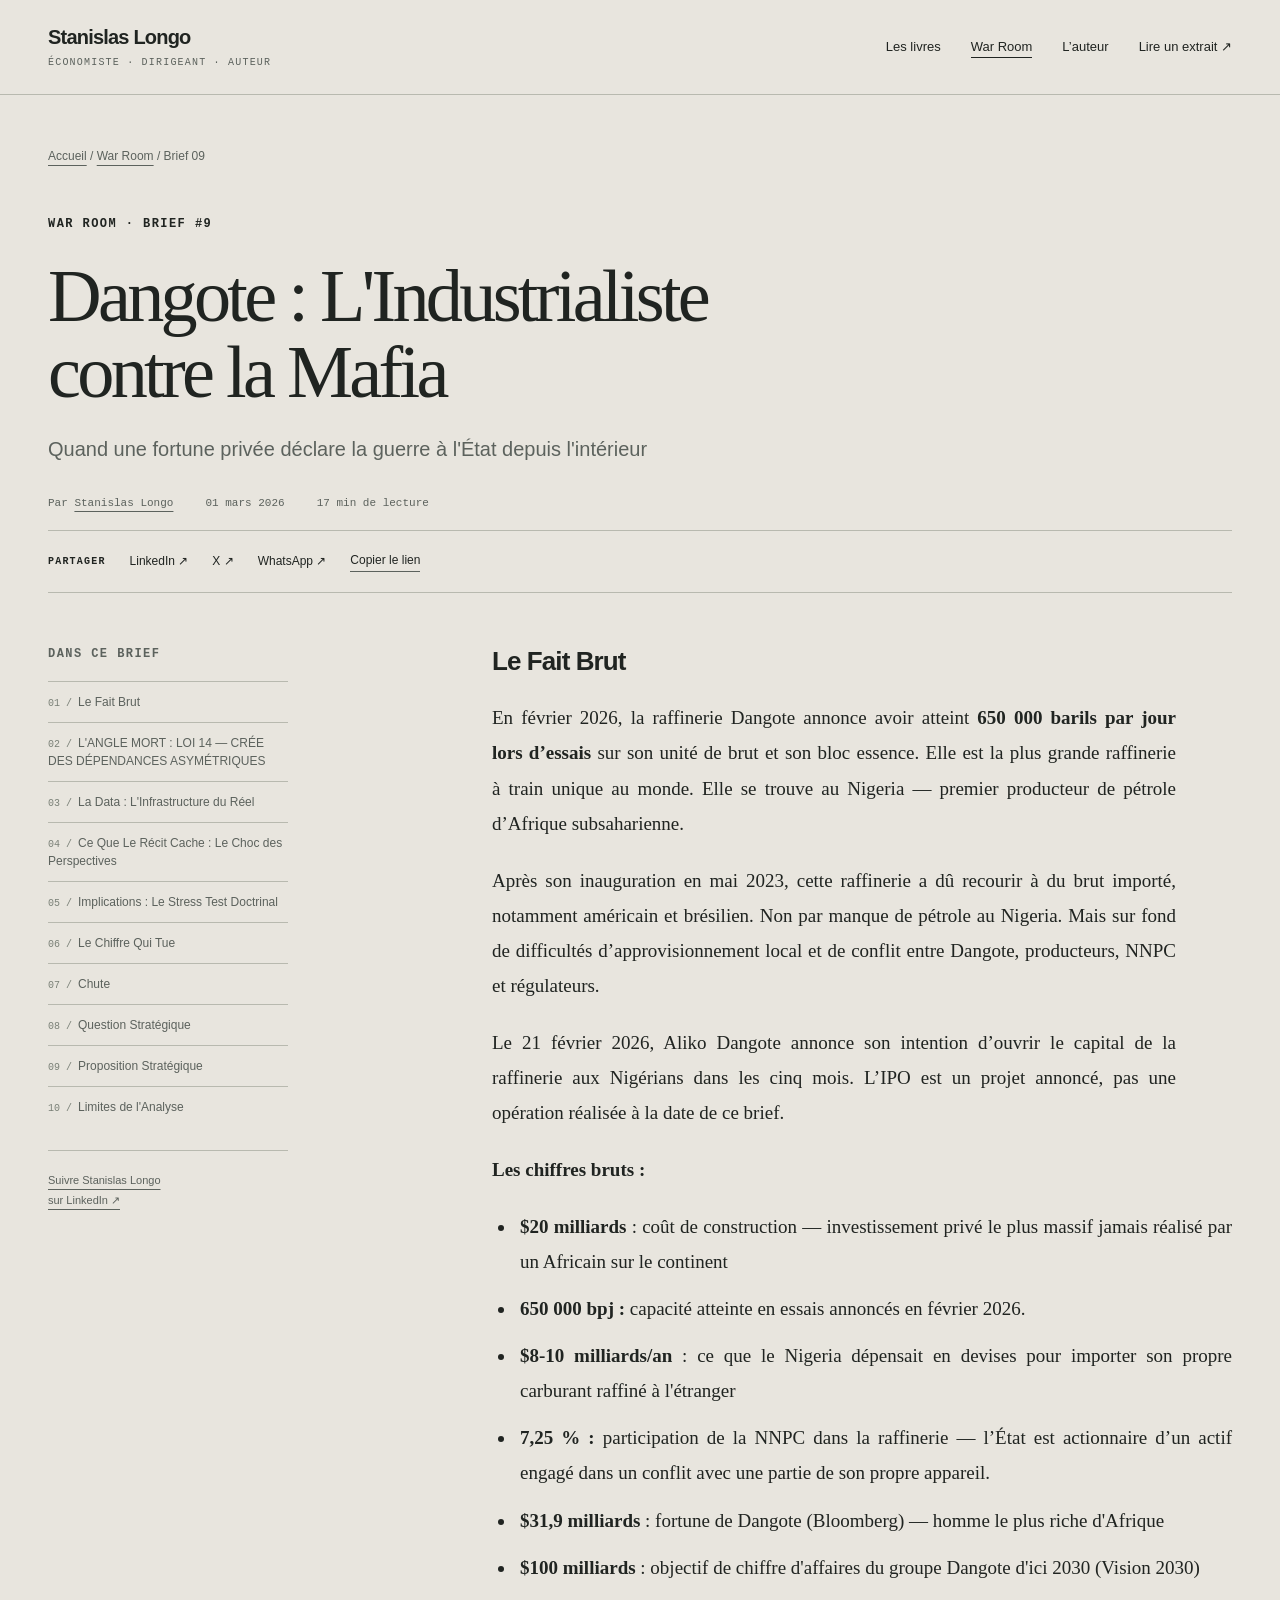
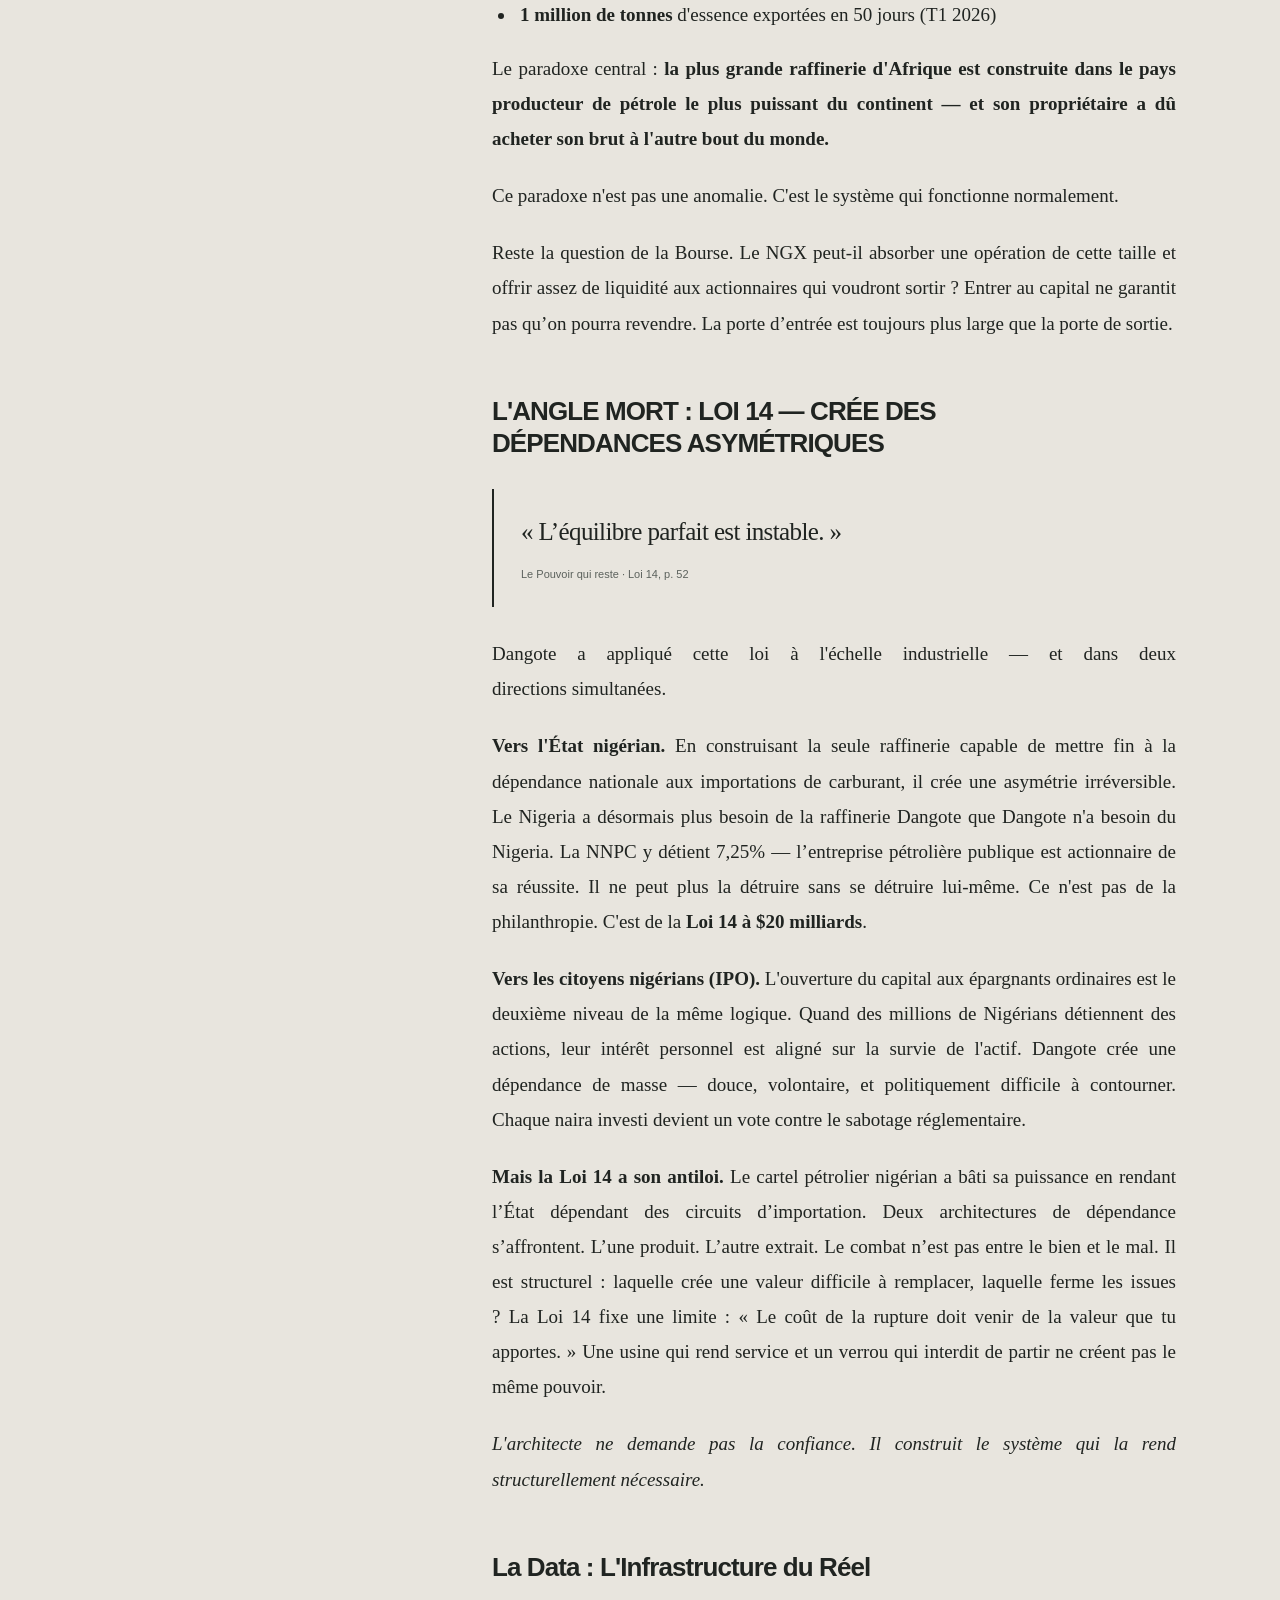
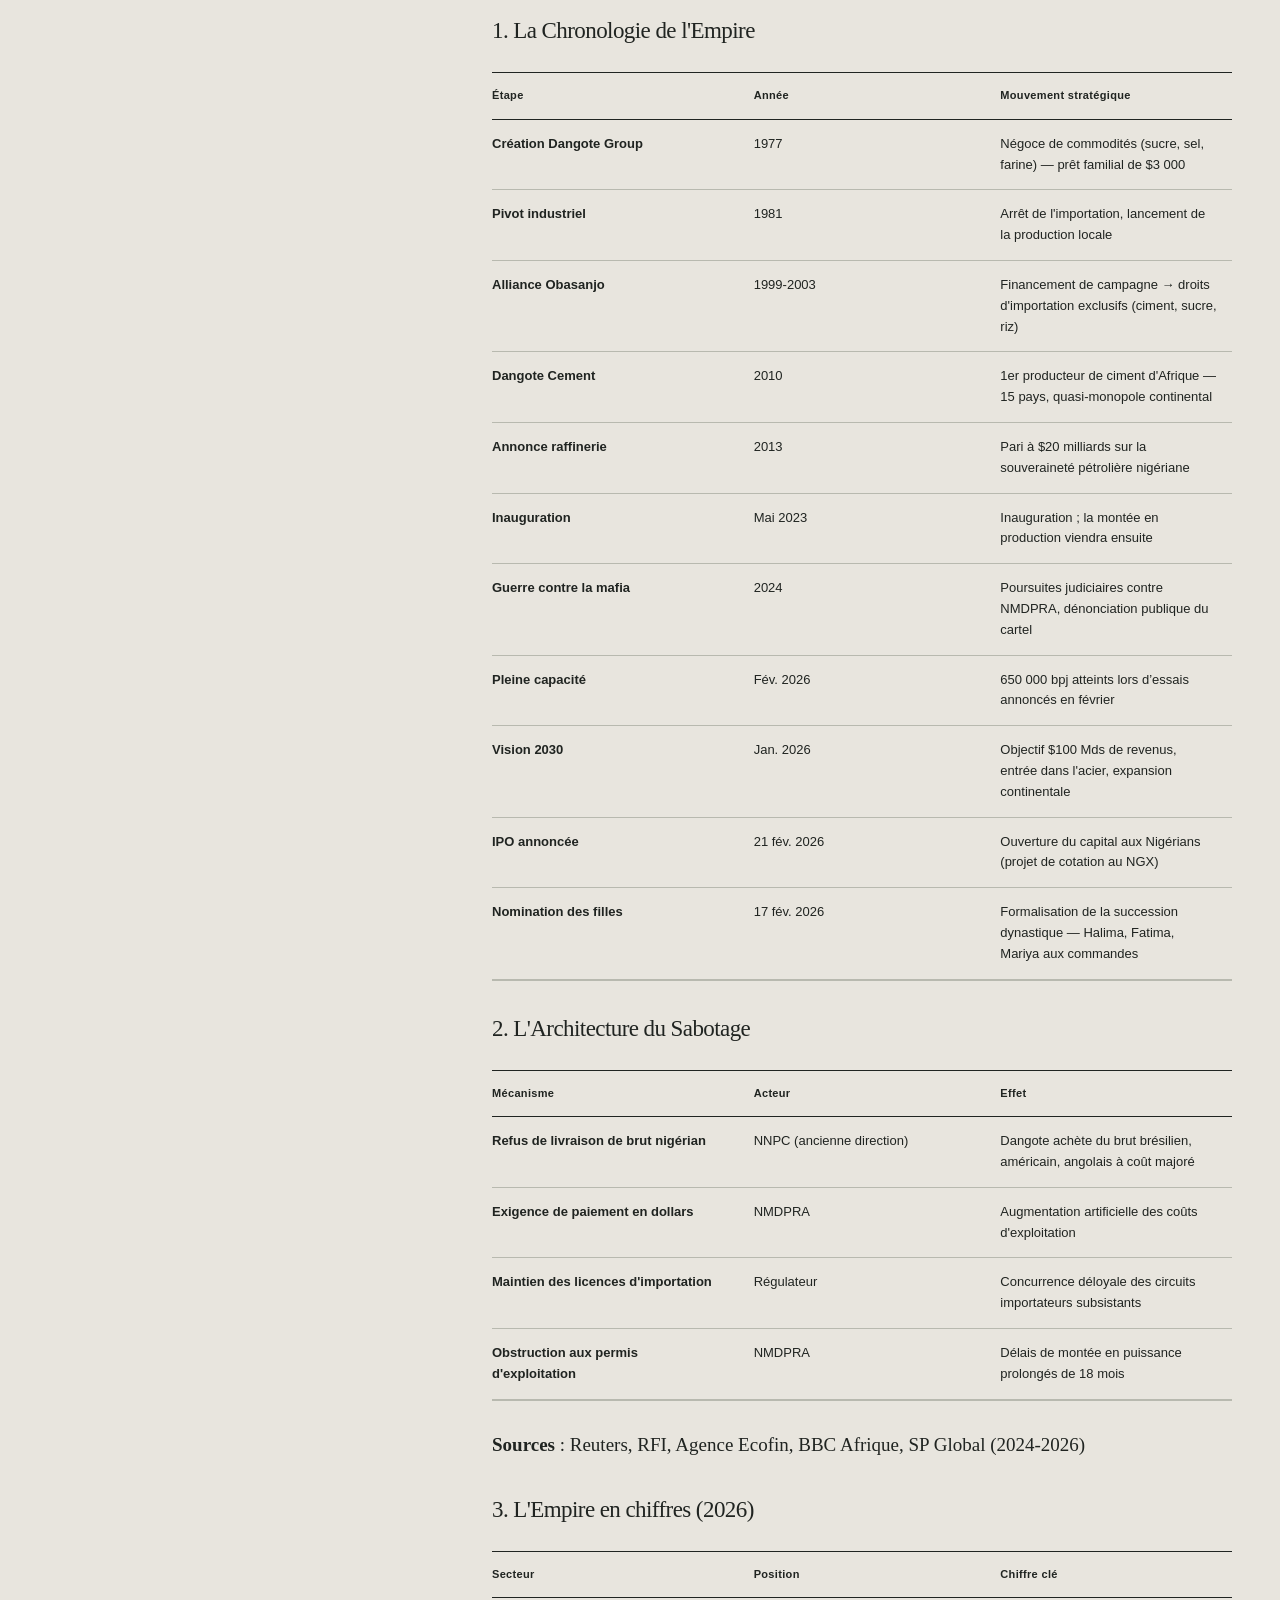
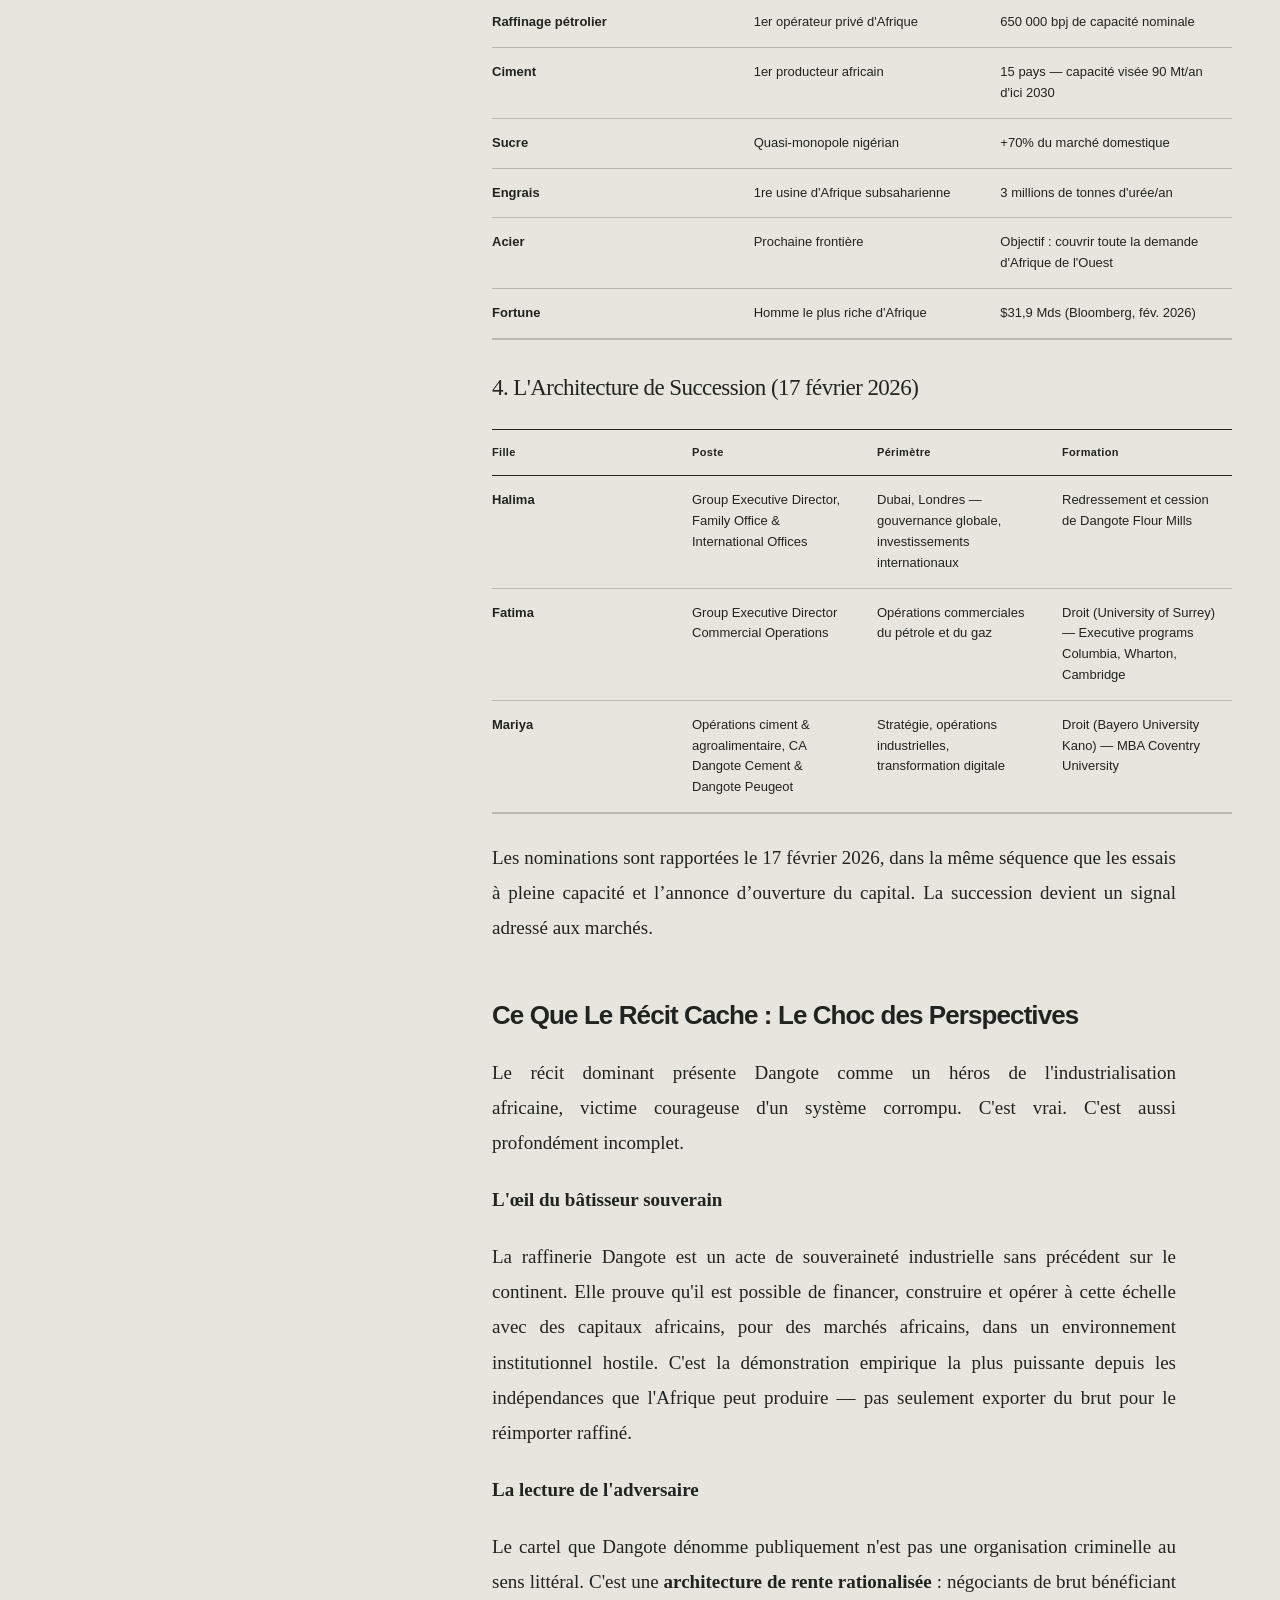
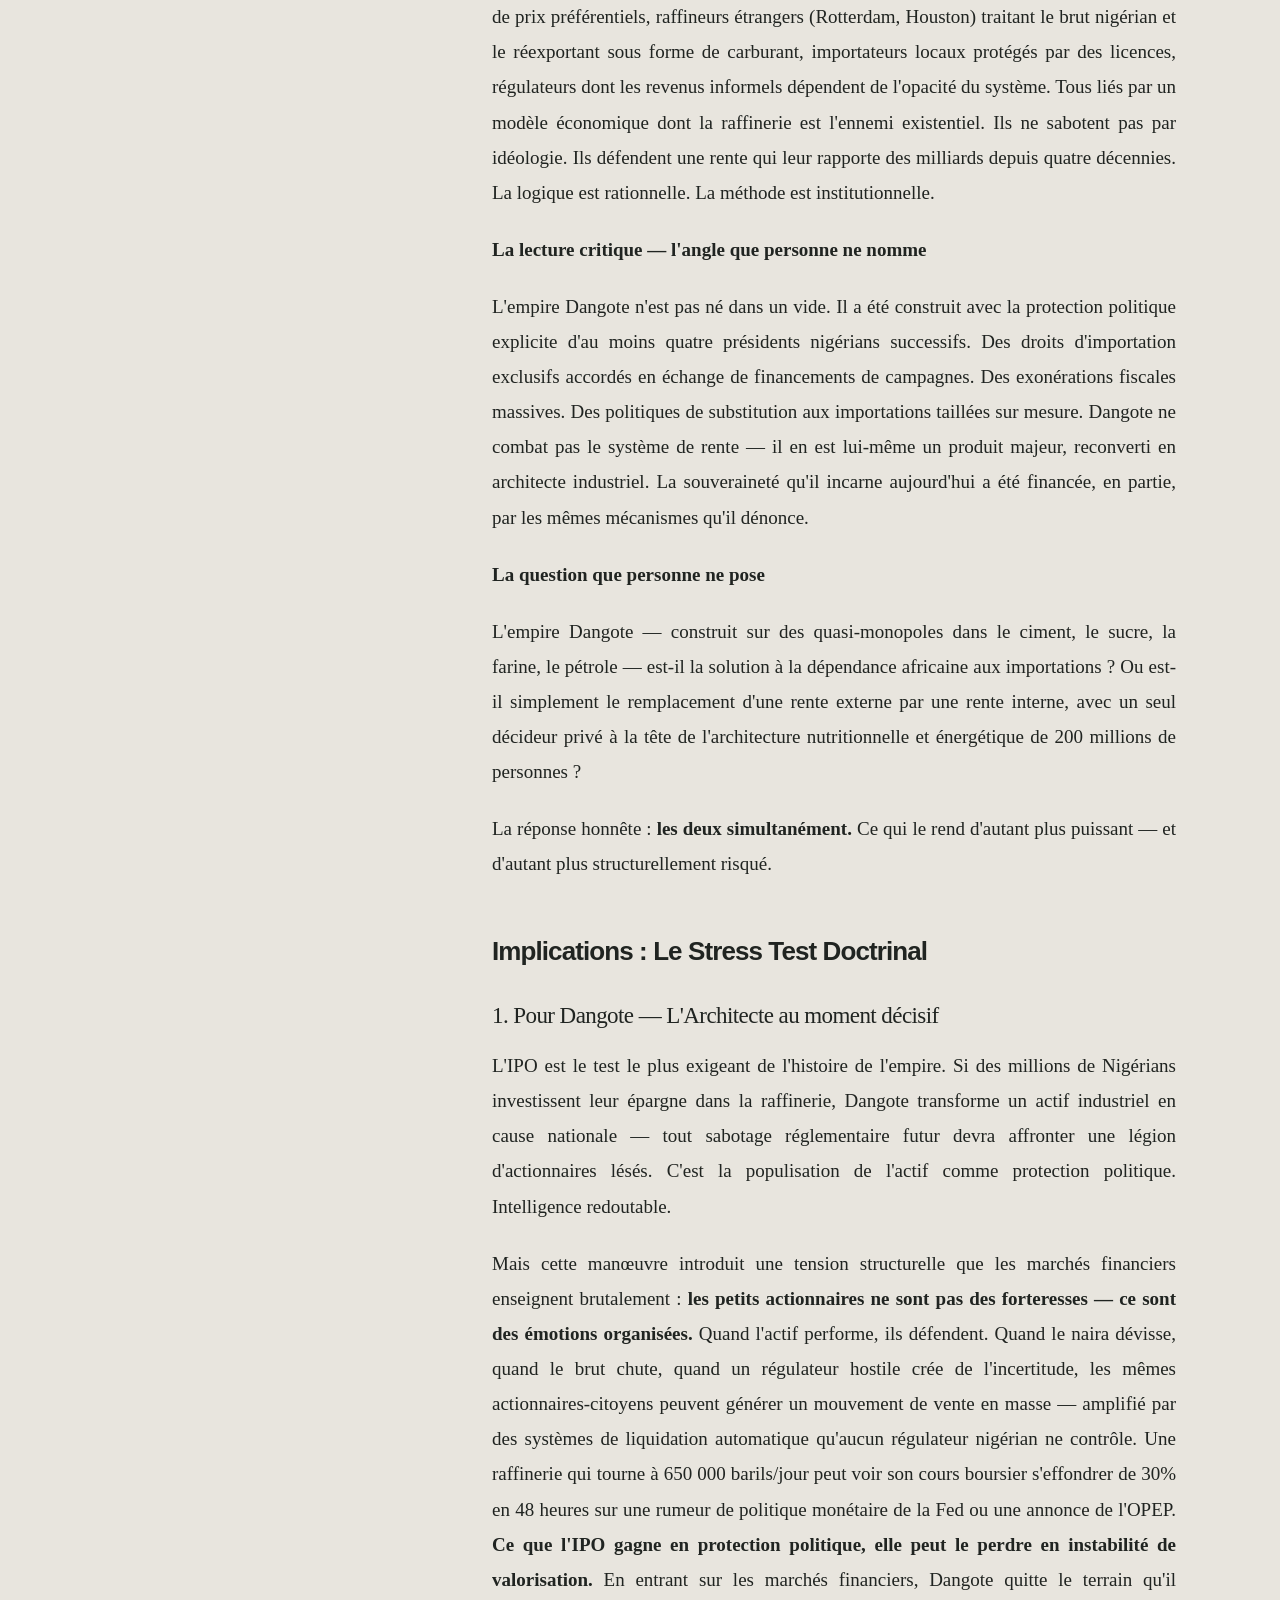
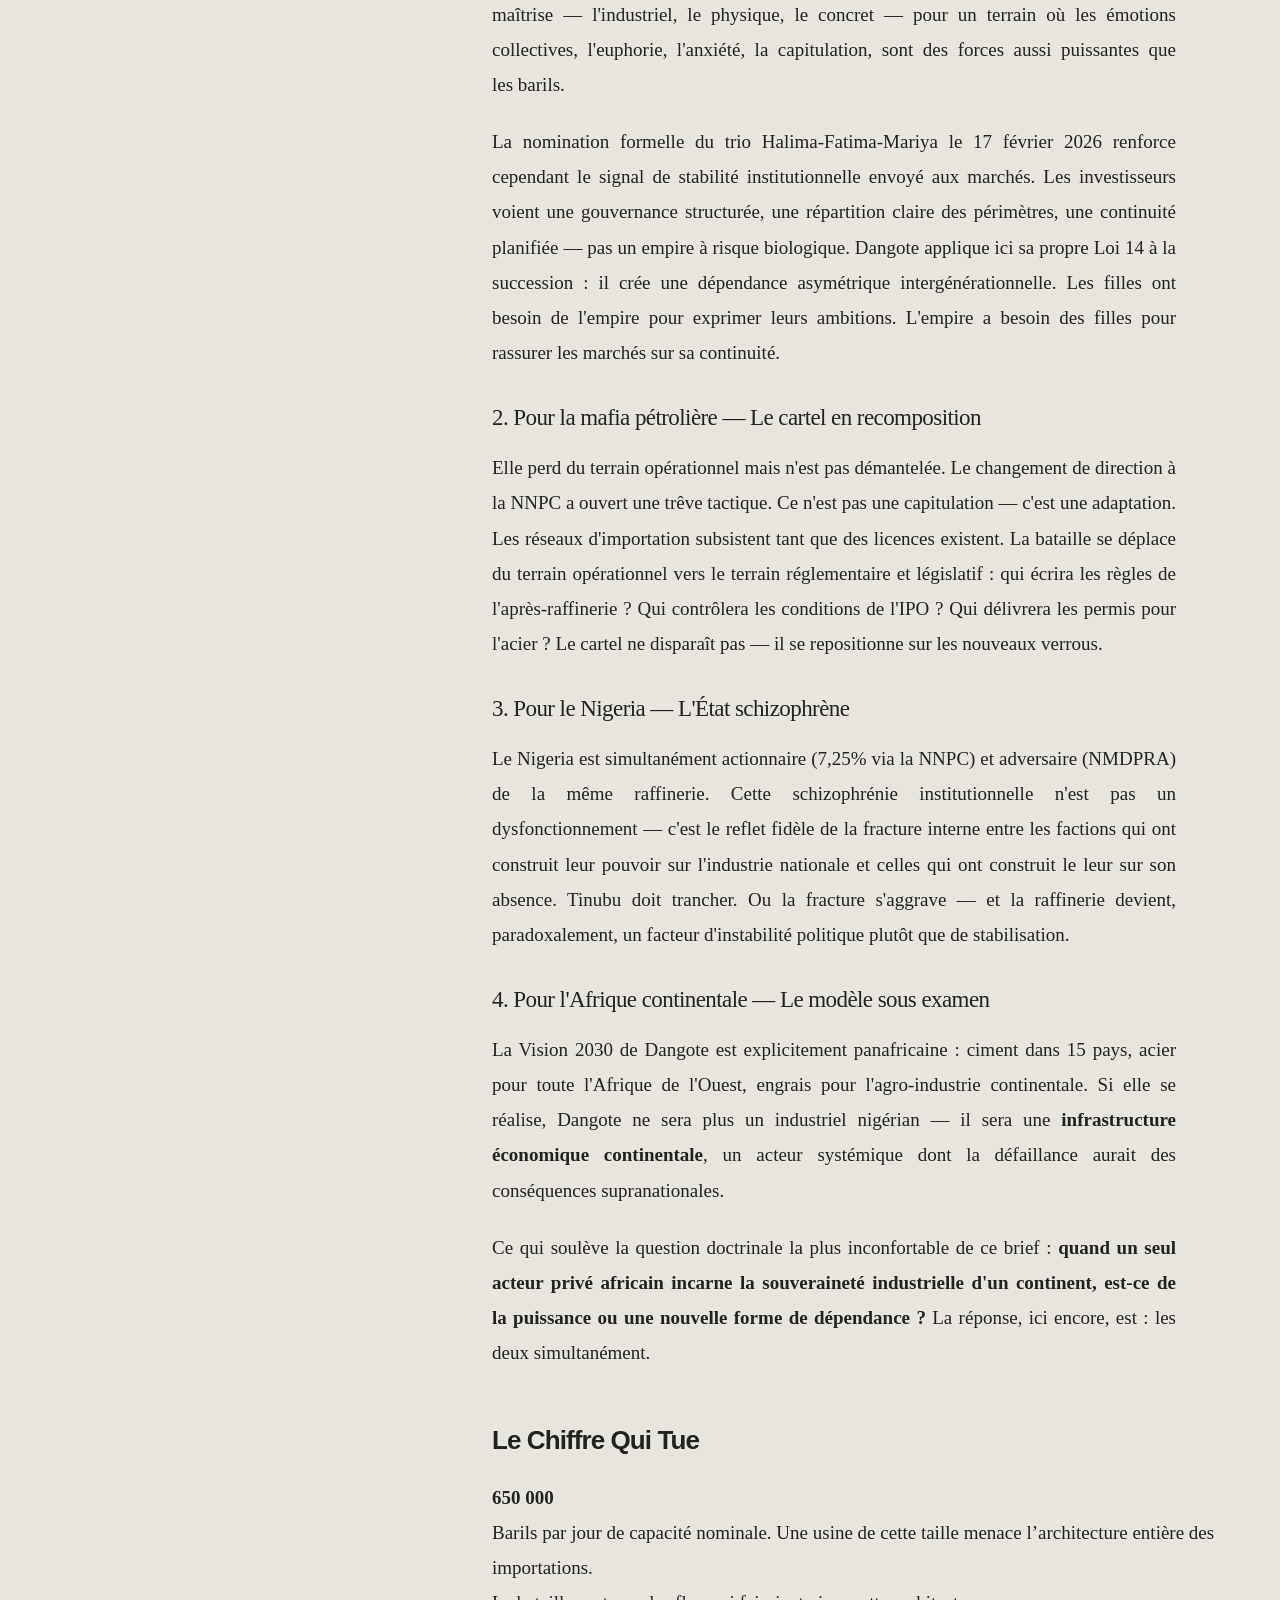
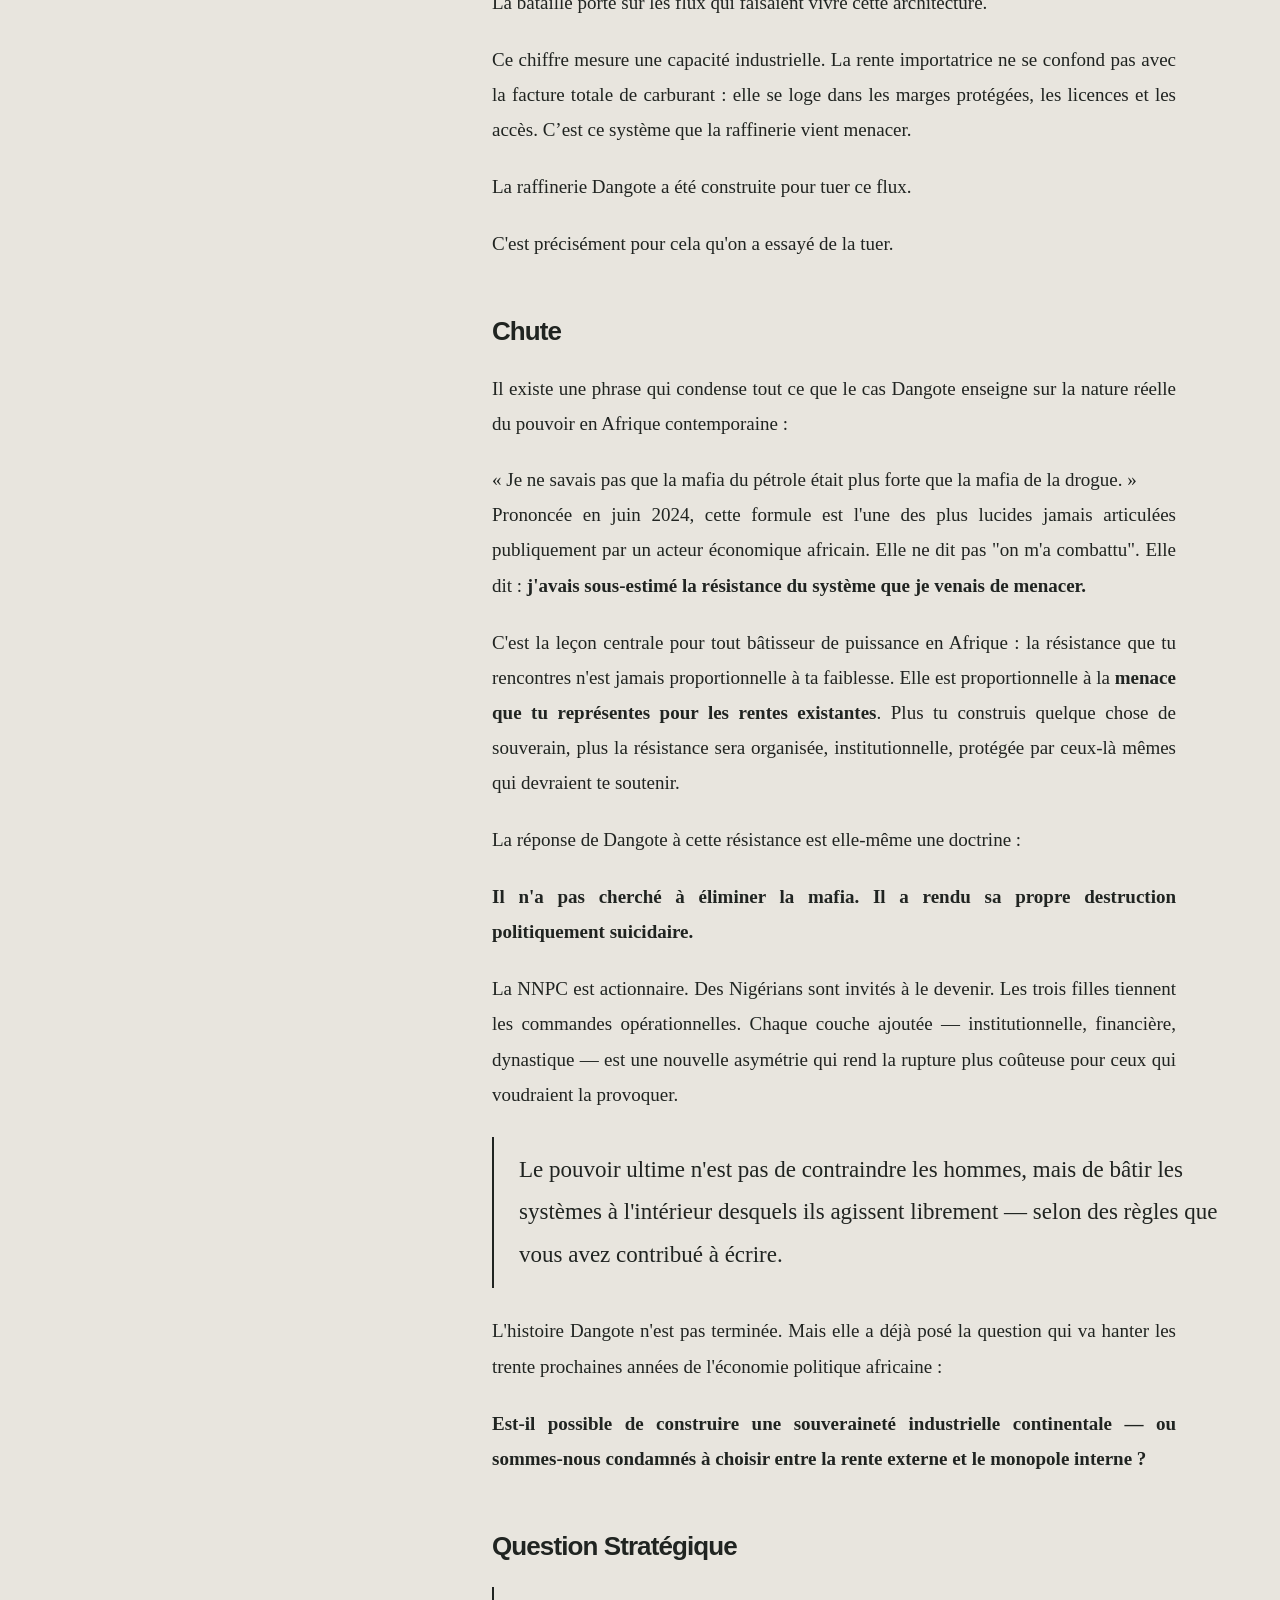
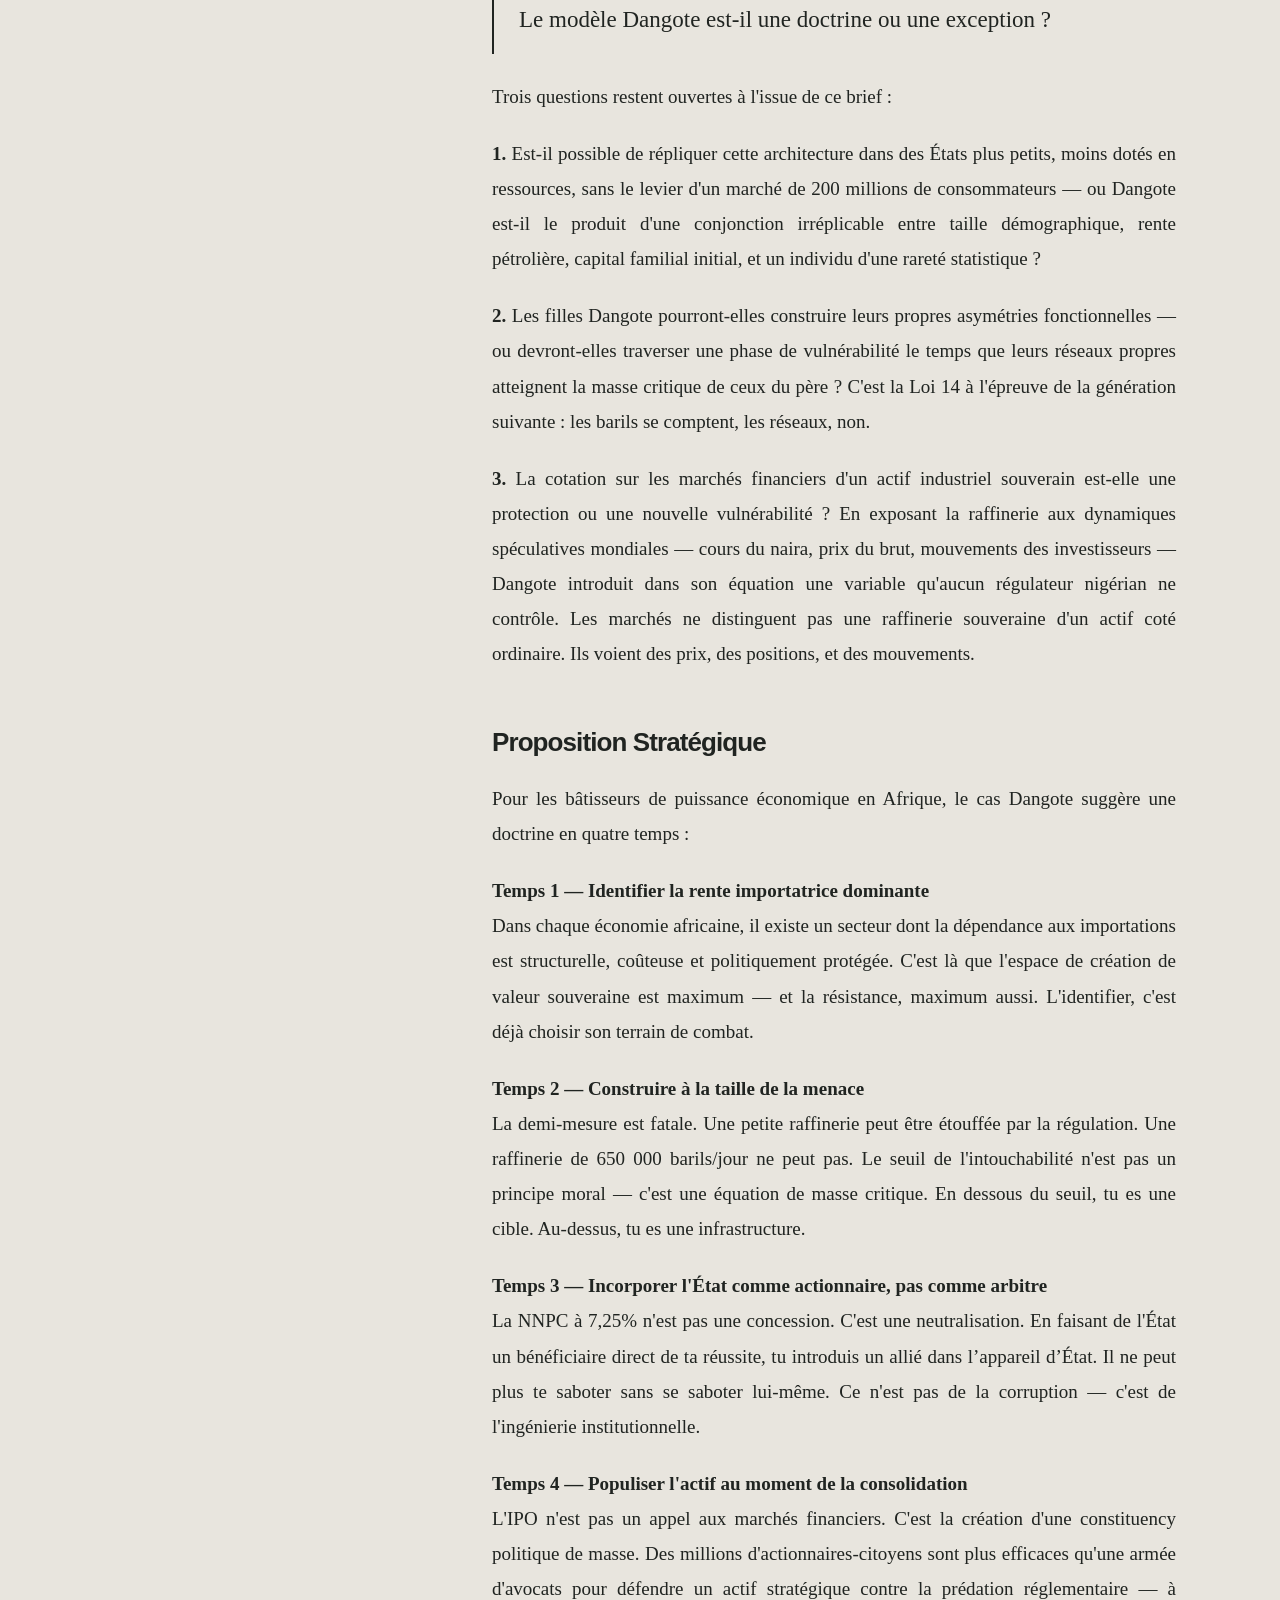
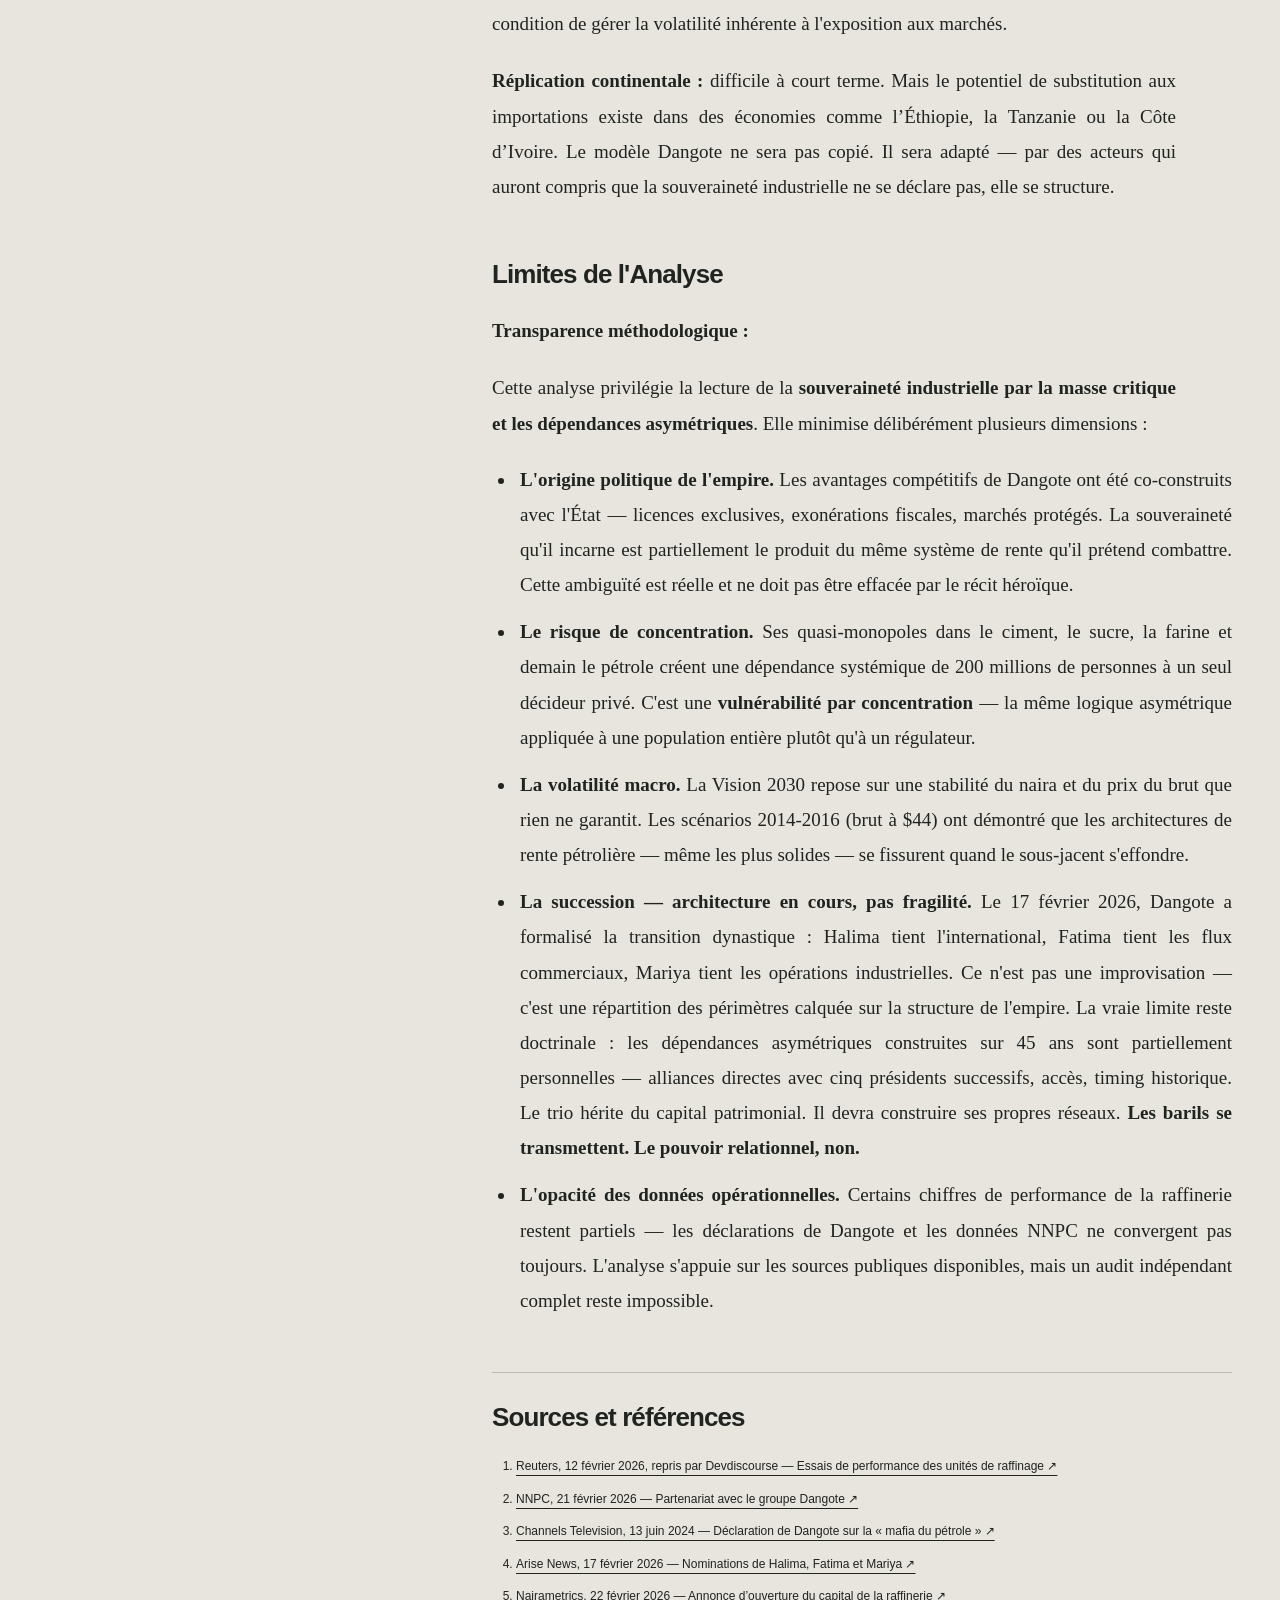
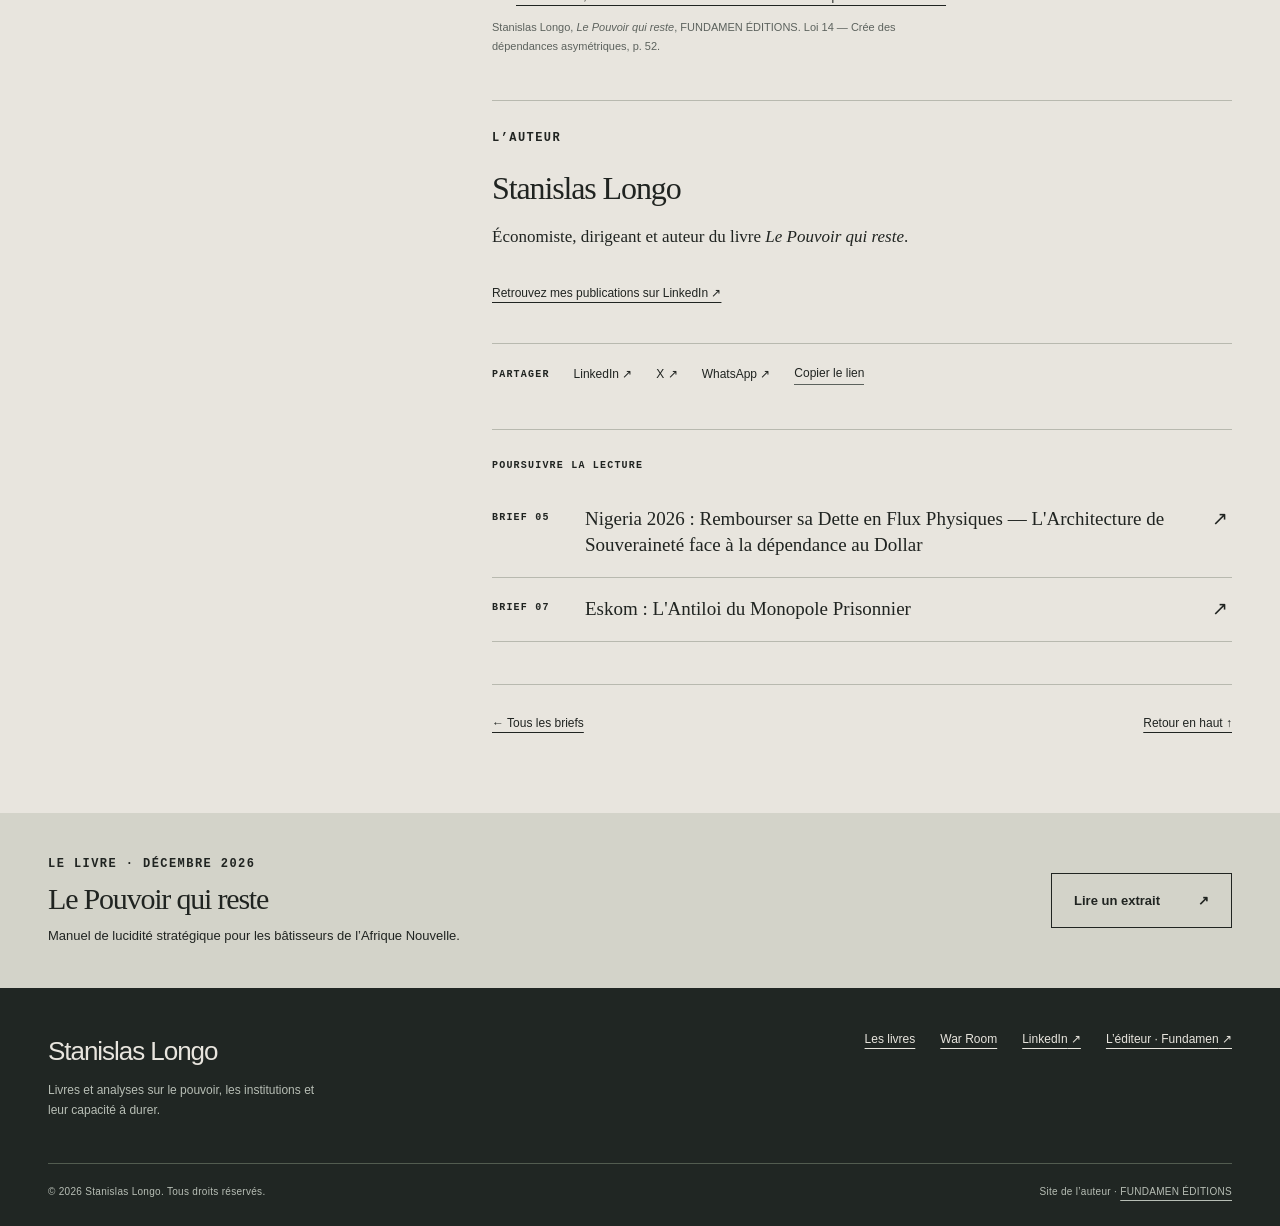
<file: analyses-war-room/dangote-2026-industrialiste-mafia/index.html>
<!doctype html>
<html lang="fr"><head>
<meta charset="utf-8"><meta name="viewport" content="width=device-width, initial-scale=1">
<title>Dangote : L'Industrialiste contre la Mafia — War Room — Stanislas Longo</title><meta name="description" content="650 000 barils par jour de capacité. La raffinerie Dangote menace les rentes de l’importation et déplace le rapport de force au sein de l’État.">
<meta name="theme-color" content="#202623"><link rel="canonical" href="https://www.stanislas-longo.com/analyses-war-room/dangote-2026-industrialiste-mafia/">
<meta property="og:type" content="article"><meta property="og:locale" content="fr_FR">
<meta property="og:title" content="Dangote : L'Industrialiste contre la Mafia"><meta property="og:description" content="650 000 barils par jour de capacité. La raffinerie Dangote menace les rentes de l’importation et déplace le rapport de force au sein de l’État.">
<meta property="og:url" content="https://www.stanislas-longo.com/analyses-war-room/dangote-2026-industrialiste-mafia/"><meta property="og:image" content="https://www.stanislas-longo.com/assets/og/brief-09-20261012.jpg">
<meta property="og:image:alt" content="Dangote : L'Industrialiste contre la Mafia"><meta name="twitter:card" content="summary_large_image">
<meta property="og:site_name" content="Stanislas Longo"><meta property="og:image:secure_url" content="https://www.stanislas-longo.com/assets/og/brief-09-20261012.jpg"><meta property="og:image:type" content="image/jpeg"><meta property="og:image:width" content="1200"><meta property="og:image:height" content="630"><meta name="twitter:image" content="https://www.stanislas-longo.com/assets/og/brief-09-20261012.jpg"><meta name="twitter:image:alt" content="Dangote : L'Industrialiste contre la Mafia"><meta name="twitter:title" content="Dangote : L'Industrialiste contre la Mafia"><meta name="twitter:description" content="650 000 barils par jour de capacité. La raffinerie Dangote menace les rentes de l’importation et déplace le rapport de force au sein de l’État."><meta property="article:published_time" content="2026-03-01"><meta property="article:modified_time" content="2026-10-12">
<link rel="stylesheet" href="/assets/site.css?v=20261012"><script src="/assets/site.js?v=20261012" defer></script>
<script type="application/ld+json">{"@context": "https://schema.org", "@type": "Article", "headline": "Dangote : L'Industrialiste contre la Mafia", "description": "650 000 barils par jour de capacité. La raffinerie Dangote menace les rentes de l’importation et déplace le rapport de force au sein de l’État.", "datePublished": "2026-03-01", "dateModified": "2026-10-12", "author": {"@type": "Person", "name": "Stanislas Longo", "url": "https://www.stanislas-longo.com/#auteur"}, "mainEntityOfPage": "https://www.stanislas-longo.com/analyses-war-room/dangote-2026-industrialiste-mafia/", "image": "https://www.stanislas-longo.com/assets/og/brief-09-20261012.jpg"}</script>
</head><body><a class="skip" href="#contenu">Aller au contenu</a>
<header class="site-header"><div class="shell header-inner">
<a class="brand" href="/">Stanislas Longo<small>Économiste · Dirigeant · Auteur</small></a>
<nav class="main-nav" aria-label="Navigation principale"><a href="/#livre">Les livres</a><a href="/analyses-war-room/" aria-current="page">War Room</a><a href="/#auteur">L’auteur</a><a href="/#form-section">Lire un extrait ↗</a></nav>
</div></header><main id="contenu"><div class="shell"><header class="reading-header"><div class="breadcrumb"><a href="/">Accueil</a> / <a href="/analyses-war-room/">War Room</a> / Brief 09</div><p class="eyebrow">War Room · Brief #9</p><h1>Dangote : L'Industrialiste contre la Mafia</h1><p class="reading-deck">Quand une fortune privée déclare la guerre à l'État depuis l'intérieur</p><div class="article-meta"><span>Par <a href="/#auteur">Stanislas Longo</a></span><time datetime="2026-03-01">01 mars 2026</time><span>17 min de lecture</span></div><div class="share-row" aria-label="Partager cette analyse"><span class="small-label">Partager</span><a href="https://www.linkedin.com/sharing/share-offsite/?url=https%3A%2F%2Fwww.stanislas-longo.com%2Fanalyses-war-room%2Fdangote-2026-industrialiste-mafia%2F" target="_blank" rel="noopener noreferrer">LinkedIn ↗</a><a href="https://twitter.com/intent/tweet?text=Dangote%20%3A%20L%27Industrialiste%20contre%20la%20Mafia&amp;url=https%3A%2F%2Fwww.stanislas-longo.com%2Fanalyses-war-room%2Fdangote-2026-industrialiste-mafia%2F" target="_blank" rel="noopener noreferrer">X ↗</a><a href="https://wa.me/?text=Dangote%20%3A%20L%27Industrialiste%20contre%20la%20Mafia%20https%3A%2F%2Fwww.stanislas-longo.com%2Fanalyses-war-room%2Fdangote-2026-industrialiste-mafia%2F" target="_blank" rel="noopener noreferrer">WhatsApp ↗</a><button class="copy-link" type="button" data-copy-url="https://www.stanislas-longo.com/analyses-war-room/dangote-2026-industrialiste-mafia/">Copier le lien</button><span class="copy-status" role="status" aria-live="polite"></span></div></header><div class="reading-grid"><aside class="reading-aside"><div class="aside-sticky"><p class="small-label">Dans ce brief</p><nav class="brief-toc" aria-label="Sommaire de l’analyse"><ol><li><a href="#section-1">Le Fait Brut</a></li><li><a href="#section-2">L'ANGLE MORT : LOI 14 — CRÉE DES DÉPENDANCES ASYMÉTRIQUES</a></li><li><a href="#section-3">La Data : L'Infrastructure du Réel</a></li><li><a href="#section-4">Ce Que Le Récit Cache : Le Choc des Perspectives</a></li><li><a href="#section-5">Implications : Le Stress Test Doctrinal</a></li><li><a href="#section-6">Le Chiffre Qui Tue</a></li><li><a href="#section-7">Chute</a></li><li><a href="#section-8">Question Stratégique</a></li><li><a href="#section-9">Proposition Stratégique</a></li><li><a href="#section-10">Limites de l'Analyse</a></li></ol></nav><a class="aside-follow" href="https://www.linkedin.com/in/stanislas-longo-mba-631a1130" target="_blank" rel="noopener noreferrer">Suivre Stanislas Longo<br>sur LinkedIn ↗</a></div></aside><article class="reading-body" aria-label="Texte du brief"><section class="brief-section" id="section-1">
            <h2>Le Fait Brut</h2>
            <p>En février 2026, la raffinerie Dangote annonce avoir atteint <strong>650 000 barils par jour lors d’essais</strong> sur son unité de brut et son bloc essence. Elle est la plus grande raffinerie à train unique au monde. Elle se trouve au Nigeria — premier producteur de pétrole d’Afrique subsaharienne.</p><p>Après son inauguration en mai 2023, cette raffinerie a dû recourir à du brut importé, notamment américain et brésilien. Non par manque de pétrole au Nigeria. Mais sur fond de difficultés d’approvisionnement local et de conflit entre Dangote, producteurs, NNPC et régulateurs.</p><p>Le 21 février 2026, Aliko Dangote annonce son intention d’ouvrir le capital de la raffinerie aux Nigérians dans les cinq mois. L’IPO est un projet annoncé, pas une opération réalisée à la date de ce brief.</p><p><strong>Les chiffres bruts :</strong></p>
            <ul>
                <li><strong>$20 milliards</strong> : coût de construction — investissement privé le plus massif jamais réalisé par un Africain sur le continent</li>
                <li><strong>650 000 bpj :</strong> capacité atteinte en essais annoncés en février 2026.</li><li><strong>$8-10 milliards/an</strong> : ce que le Nigeria dépensait en devises pour importer son propre carburant raffiné à l'étranger</li>
                <li><strong>7,25 % :</strong> participation de la NNPC dans la raffinerie — l’État est actionnaire d’un actif engagé dans un conflit avec une partie de son propre appareil.</li><li><strong>$31,9 milliards</strong> : fortune de Dangote (Bloomberg) — homme le plus riche d'Afrique</li>
                <li><strong>$100 milliards</strong> : objectif de chiffre d'affaires du groupe Dangote d'ici 2030 (Vision 2030)</li>
                <li><strong>1 million de tonnes</strong> d'essence exportées en 50 jours (T1 2026)</li>
            </ul>
            
            <p>Le paradoxe central : <strong>la plus grande raffinerie d'Afrique est construite dans le pays producteur de pétrole le plus puissant du continent — et son propriétaire a dû acheter son brut à l'autre bout du monde.</strong></p>
            
            <p>Ce paradoxe n'est pas une anomalie. C'est le système qui fonctionne normalement.</p>
            
            <p>Reste la question de la Bourse. Le NGX peut-il absorber une opération de cette taille et offrir assez de liquidité aux actionnaires qui voudront sortir ? Entrer au capital ne garantit pas qu’on pourra revendre. La porte d’entrée est toujours plus large que la porte de sortie.</p></section>

        
<section class="brief-section" id="section-2">
            <h2>L'ANGLE MORT : LOI 14 — CRÉE DES DÉPENDANCES ASYMÉTRIQUES</h2>
            
            <blockquote class="law-quote">« L’équilibre parfait est instable. »<cite>Le Pouvoir qui reste · Loi 14, p. 52</cite></blockquote><p>Dangote a appliqué cette loi à l'échelle industrielle — et dans deux directions simultanées.</p>
            
            <p><strong>Vers l'État nigérian.</strong> En construisant la seule raffinerie capable de mettre fin à la dépendance nationale aux importations de carburant, il crée une asymétrie irréversible. Le Nigeria a désormais plus besoin de la raffinerie Dangote que Dangote n'a besoin du Nigeria. La NNPC y détient 7,25% — l’entreprise pétrolière publique est actionnaire de sa réussite. Il ne peut plus la détruire sans se détruire lui-même. Ce n'est pas de la philanthropie. C'est de la <strong>Loi 14 à $20 milliards</strong>.</p>
            
            <p><strong>Vers les citoyens nigérians (IPO).</strong> L'ouverture du capital aux épargnants ordinaires est le deuxième niveau de la même logique. Quand des millions de Nigérians détiennent des actions, leur intérêt personnel est aligné sur la survie de l'actif. Dangote crée une dépendance de masse — douce, volontaire, et politiquement difficile à contourner. Chaque naira investi devient un vote contre le sabotage réglementaire.</p>
            
            <p><strong>Mais la Loi 14 a son antiloi.</strong> Le cartel pétrolier nigérian a bâti sa puissance en rendant l’État dépendant des circuits d’importation. Deux architectures de dépendance s’affrontent. L’une produit. L’autre extrait. Le combat n’est pas entre le bien et le mal. Il est structurel : laquelle crée une valeur difficile à remplacer, laquelle ferme les issues ? La Loi 14 fixe une limite : « Le coût de la rupture doit venir de la valeur que tu apportes. » Une usine qui rend service et un verrou qui interdit de partir ne créent pas le même pouvoir.</p><p><em>L'architecte ne demande pas la confiance. Il construit le système qui la rend structurellement nécessaire.</em></p>
        </section>

        
<section class="brief-section" id="section-3">
            <h2>La Data : L'Infrastructure du Réel</h2>
            
            <h3>1. La Chronologie de l'Empire</h3>
            
            <div class="table-wrap" tabindex="0" role="region" aria-label="Tableau de l’analyse"><table>
                <thead>
                    <tr>
                        <th>Étape</th>
                        <th>Année</th>
                        <th>Mouvement stratégique</th>
                    </tr>
                </thead>
                <tbody>
                    <tr>
                        <td>Création Dangote Group</td>
                        <td>1977</td>
                        <td>Négoce de commodités (sucre, sel, farine) — prêt familial de $3 000</td>
                    </tr>
                    <tr>
                        <td>Pivot industriel</td>
                        <td>1981</td>
                        <td>Arrêt de l'importation, lancement de la production locale</td>
                    </tr>
                    <tr>
                        <td>Alliance Obasanjo</td>
                        <td>1999-2003</td>
                        <td>Financement de campagne → droits d'importation exclusifs (ciment, sucre, riz)</td>
                    </tr>
                    <tr>
                        <td>Dangote Cement</td>
                        <td>2010</td>
                        <td>1er producteur de ciment d'Afrique — 15 pays, quasi-monopole continental</td>
                    </tr>
                    <tr>
                        <td>Annonce raffinerie</td>
                        <td>2013</td>
                        <td>Pari à $20 milliards sur la souveraineté pétrolière nigériane</td>
                    </tr>
                    <tr>
                        <td>Inauguration</td>
                        <td>Mai 2023</td>
                        <td>Inauguration ; la montée en production viendra ensuite</td>
                    </tr>
                    <tr>
                        <td>Guerre contre la mafia</td>
                        <td>2024</td>
                        <td>Poursuites judiciaires contre NMDPRA, dénonciation publique du cartel</td>
                    </tr>
                    <tr>
                        <td>Pleine capacité</td>
                        <td>Fév. 2026</td>
                        <td>650 000 bpj atteints lors d’essais annoncés en février</td>
                    </tr>
                    <tr>
                        <td>Vision 2030</td>
                        <td>Jan. 2026</td>
                        <td>Objectif $100 Mds de revenus, entrée dans l'acier, expansion continentale</td>
                    </tr>
                    <tr>
                        <td>IPO annoncée</td>
                        <td>21 fév. 2026</td>
                        <td>Ouverture du capital aux Nigérians (projet de cotation au NGX)</td>
                    </tr>
                    <tr>
                        <td>Nomination des filles</td>
                        <td>17 fév. 2026</td>
                        <td>Formalisation de la succession dynastique — Halima, Fatima, Mariya aux commandes</td>
                    </tr>
                </tbody>
            </table>
            
            </div><h3>2. L'Architecture du Sabotage</h3>
            
            <div class="table-wrap" tabindex="0" role="region" aria-label="Tableau de l’analyse"><table>
                <thead>
                    <tr>
                        <th>Mécanisme</th>
                        <th>Acteur</th>
                        <th>Effet</th>
                    </tr>
                </thead>
                <tbody>
                    <tr>
                        <td>Refus de livraison de brut nigérian</td>
                        <td>NNPC (ancienne direction)</td>
                        <td>Dangote achète du brut brésilien, américain, angolais à coût majoré</td>
                    </tr>
                    <tr>
                        <td>Exigence de paiement en dollars</td>
                        <td>NMDPRA</td>
                        <td>Augmentation artificielle des coûts d'exploitation</td>
                    </tr>
                    <tr>
                        <td>Maintien des licences d'importation</td>
                        <td>Régulateur</td>
                        <td>Concurrence déloyale des circuits importateurs subsistants</td>
                    </tr>
                    <tr>
                        <td>Obstruction aux permis d'exploitation</td>
                        <td>NMDPRA</td>
                        <td>Délais de montée en puissance prolongés de 18 mois</td>
                    </tr>
                </tbody>
            </table>
            
            </div><p><strong>Sources</strong> : Reuters, RFI, Agence Ecofin, BBC Afrique, SP Global (2024-2026)</p>
            
            <h3>3. L'Empire en chiffres (2026)</h3>
            
            <div class="table-wrap" tabindex="0" role="region" aria-label="Tableau de l’analyse"><table>
                <thead>
                    <tr>
                        <th>Secteur</th>
                        <th>Position</th>
                        <th>Chiffre clé</th>
                    </tr>
                </thead>
                <tbody>
                    <tr>
                        <td>Raffinage pétrolier</td>
                        <td>1er opérateur privé d'Afrique</td>
                        <td>650 000 bpj de capacité nominale</td>
                    </tr>
                    <tr>
                        <td>Ciment</td>
                        <td>1er producteur africain</td>
                        <td>15 pays — capacité visée 90 Mt/an d'ici 2030</td>
                    </tr>
                    <tr>
                        <td>Sucre</td>
                        <td>Quasi-monopole nigérian</td>
                        <td>+70% du marché domestique</td>
                    </tr>
                    <tr>
                        <td>Engrais</td>
                        <td>1re usine d'Afrique subsaharienne</td>
                        <td>3 millions de tonnes d'urée/an</td>
                    </tr>
                    <tr>
                        <td>Acier</td>
                        <td>Prochaine frontière</td>
                        <td>Objectif : couvrir toute la demande d'Afrique de l'Ouest</td>
                    </tr>
                    <tr>
                        <td>Fortune</td>
                        <td>Homme le plus riche d'Afrique</td>
                        <td>$31,9 Mds (Bloomberg, fév. 2026)</td>
                    </tr>
                </tbody>
            </table>
            
            </div><h3>4. L'Architecture de Succession (17 février 2026)</h3>
            
            <div class="table-wrap" tabindex="0" role="region" aria-label="Tableau de l’analyse"><table>
                <thead>
                    <tr>
                        <th>Fille</th>
                        <th>Poste</th>
                        <th>Périmètre</th>
                        <th>Formation</th>
                    </tr>
                </thead>
                <tbody>
                    <tr>
                        <td><strong>Halima</strong></td>
                        <td>Group Executive Director, Family Office &amp; International Offices</td>
                        <td>Dubai, Londres — gouvernance globale, investissements internationaux</td>
                        <td>Redressement et cession de Dangote Flour Mills</td>
                    </tr>
                    <tr>
                        <td><strong>Fatima</strong></td>
                        <td>Group Executive Director Commercial Operations</td>
                        <td>Opérations commerciales du pétrole et du gaz</td><td>Droit (University of Surrey) — Executive programs Columbia, Wharton, Cambridge</td>
                    </tr>
                    <tr>
                        <td><strong>Mariya</strong></td>
                        <td>Opérations ciment &amp; agroalimentaire, CA Dangote Cement &amp; Dangote Peugeot</td>
                        <td>Stratégie, opérations industrielles, transformation digitale</td>
                        <td>Droit (Bayero University Kano) — MBA Coventry University</td>
                    </tr>
                </tbody>
            </table>
            
            </div><p>Les nominations sont rapportées le 17 février 2026, dans la même séquence que les essais à pleine capacité et l’annonce d’ouverture du capital. La succession devient un signal adressé aux marchés.</p></section>

        
<section class="brief-section" id="section-4">
            <h2>Ce Que Le Récit Cache : Le Choc des Perspectives</h2>
            
            <p>Le récit dominant présente Dangote comme un héros de l'industrialisation africaine, victime courageuse d'un système corrompu. C'est vrai. C'est aussi profondément incomplet.</p>
            
            <p><strong>L'œil du bâtisseur souverain</strong></p>
            
            <p>La raffinerie Dangote est un acte de souveraineté industrielle sans précédent sur le continent. Elle prouve qu'il est possible de financer, construire et opérer à cette échelle avec des capitaux africains, pour des marchés africains, dans un environnement institutionnel hostile. C'est la démonstration empirique la plus puissante depuis les indépendances que l'Afrique peut produire — pas seulement exporter du brut pour le réimporter raffiné.</p>
            
            <p><strong>La lecture de l'adversaire</strong></p>
            
            <p>Le cartel que Dangote dénomme publiquement n'est pas une organisation criminelle au sens littéral. C'est une <strong>architecture de rente rationalisée</strong> : négociants de brut bénéficiant de prix préférentiels, raffineurs étrangers (Rotterdam, Houston) traitant le brut nigérian et le réexportant sous forme de carburant, importateurs locaux protégés par des licences, régulateurs dont les revenus informels dépendent de l'opacité du système. Tous liés par un modèle économique dont la raffinerie est l'ennemi existentiel. Ils ne sabotent pas par idéologie. Ils défendent une rente qui leur rapporte des milliards depuis quatre décennies. La logique est rationnelle. La méthode est institutionnelle.</p>
            
            <p><strong>La lecture critique — l'angle que personne ne nomme</strong></p>
            
            <p>L'empire Dangote n'est pas né dans un vide. Il a été construit avec la protection politique explicite d'au moins quatre présidents nigérians successifs. Des droits d'importation exclusifs accordés en échange de financements de campagnes. Des exonérations fiscales massives. Des politiques de substitution aux importations taillées sur mesure. Dangote ne combat pas le système de rente — il en est lui-même un produit majeur, reconverti en architecte industriel. La souveraineté qu'il incarne aujourd'hui a été financée, en partie, par les mêmes mécanismes qu'il dénonce.</p>
            
            <p><strong>La question que personne ne pose</strong></p>
            
            <p>L'empire Dangote — construit sur des quasi-monopoles dans le ciment, le sucre, la farine, le pétrole — est-il la solution à la dépendance africaine aux importations ? Ou est-il simplement le remplacement d'une rente externe par une rente interne, avec un seul décideur privé à la tête de l'architecture nutritionnelle et énergétique de 200 millions de personnes ?</p>
            
            <p>La réponse honnête : <strong>les deux simultanément.</strong> Ce qui le rend d'autant plus puissant — et d'autant plus structurellement risqué.</p>
        </section>

        
<section class="brief-section" id="section-5">
            <h2>Implications : Le Stress Test Doctrinal</h2>
            
            <h3>1. Pour Dangote — L'Architecte au moment décisif</h3>
            
            <p>L'IPO est le test le plus exigeant de l'histoire de l'empire. Si des millions de Nigérians investissent leur épargne dans la raffinerie, Dangote transforme un actif industriel en cause nationale — tout sabotage réglementaire futur devra affronter une légion d'actionnaires lésés. C'est la populisation de l'actif comme protection politique. Intelligence redoutable.</p>
            
            <p>Mais cette manœuvre introduit une tension structurelle que les marchés financiers enseignent brutalement : <strong>les petits actionnaires ne sont pas des forteresses — ce sont des émotions organisées.</strong> Quand l'actif performe, ils défendent. Quand le naira dévisse, quand le brut chute, quand un régulateur hostile crée de l'incertitude, les mêmes actionnaires-citoyens peuvent générer un mouvement de vente en masse — amplifié par des systèmes de liquidation automatique qu'aucun régulateur nigérian ne contrôle. Une raffinerie qui tourne à 650 000 barils/jour peut voir son cours boursier s'effondrer de 30% en 48 heures sur une rumeur de politique monétaire de la Fed ou une annonce de l'OPEP. <strong>Ce que l'IPO gagne en protection politique, elle peut le perdre en instabilité de valorisation.</strong> En entrant sur les marchés financiers, Dangote quitte le terrain qu'il maîtrise — l'industriel, le physique, le concret — pour un terrain où les émotions collectives, l'euphorie, l'anxiété, la capitulation, sont des forces aussi puissantes que les barils.</p>
            
            <p>La nomination formelle du trio Halima-Fatima-Mariya le 17 février 2026 renforce cependant le signal de stabilité institutionnelle envoyé aux marchés. Les investisseurs voient une gouvernance structurée, une répartition claire des périmètres, une continuité planifiée — pas un empire à risque biologique. Dangote applique ici sa propre Loi 14 à la succession : il crée une dépendance asymétrique intergénérationnelle. Les filles ont besoin de l'empire pour exprimer leurs ambitions. L'empire a besoin des filles pour rassurer les marchés sur sa continuité.</p>
            
            <h3>2. Pour la mafia pétrolière — Le cartel en recomposition</h3>
            
            <p>Elle perd du terrain opérationnel mais n'est pas démantelée. Le changement de direction à la NNPC a ouvert une trêve tactique. Ce n'est pas une capitulation — c'est une adaptation. Les réseaux d'importation subsistent tant que des licences existent. La bataille se déplace du terrain opérationnel vers le terrain réglementaire et législatif : qui écrira les règles de l'après-raffinerie ? Qui contrôlera les conditions de l'IPO ? Qui délivrera les permis pour l'acier ? Le cartel ne disparaît pas — il se repositionne sur les nouveaux verrous.</p>
            
            <h3>3. Pour le Nigeria — L'État schizophrène</h3>
            
            <p>Le Nigeria est simultanément actionnaire (7,25% via la NNPC) et adversaire (NMDPRA) de la même raffinerie. Cette schizophrénie institutionnelle n'est pas un dysfonctionnement — c'est le reflet fidèle de la fracture interne entre les factions qui ont construit leur pouvoir sur l'industrie nationale et celles qui ont construit le leur sur son absence. Tinubu doit trancher. Ou la fracture s'aggrave — et la raffinerie devient, paradoxalement, un facteur d'instabilité politique plutôt que de stabilisation.</p>
            
            <h3>4. Pour l'Afrique continentale — Le modèle sous examen</h3>
            
            <p>La Vision 2030 de Dangote est explicitement panafricaine : ciment dans 15 pays, acier pour toute l'Afrique de l'Ouest, engrais pour l'agro-industrie continentale. Si elle se réalise, Dangote ne sera plus un industriel nigérian — il sera une <strong>infrastructure économique continentale</strong>, un acteur systémique dont la défaillance aurait des conséquences supranationales.</p>
            
            <p>Ce qui soulève la question doctrinale la plus inconfortable de ce brief : <strong>quand un seul acteur privé africain incarne la souveraineté industrielle d'un continent, est-ce de la puissance ou une nouvelle forme de dépendance ?</strong> La réponse, ici encore, est : les deux simultanément.</p>
        </section>

        
<section class="brief-section" id="section-6">
            <h2>Le Chiffre Qui Tue</h2>
            
            <div><strong>650 000</strong></div><div>Barils par jour de capacité nominale. Une usine de cette taille menace l’architecture entière des importations.</div><p>La bataille porte sur les flux qui faisaient vivre cette architecture.</p><p>Ce chiffre mesure une capacité industrielle. La rente importatrice ne se confond pas avec la facture totale de carburant : elle se loge dans les marges protégées, les licences et les accès. C’est ce système que la raffinerie vient menacer.</p><p>La raffinerie Dangote a été construite pour tuer ce flux.</p>
            
            <p>C'est précisément pour cela qu'on a essayé de la tuer.</p>
        </section>

        
<section class="brief-section" id="section-7">
            <h2>Chute</h2>
            
            <p>Il existe une phrase qui condense tout ce que le cas Dangote enseigne sur la nature réelle du pouvoir en Afrique contemporaine :</p>
            
            <div>« Je ne savais pas que la mafia du pétrole était plus forte que la mafia de la drogue. »</div><p>Prononcée en juin 2024, cette formule est l'une des plus lucides jamais articulées publiquement par un acteur économique africain. Elle ne dit pas "on m'a combattu". Elle dit : <strong>j'avais sous-estimé la résistance du système que je venais de menacer.</strong></p>
            
            <p>C'est la leçon centrale pour tout bâtisseur de puissance en Afrique : la résistance que tu rencontres n'est jamais proportionnelle à ta faiblesse. Elle est proportionnelle à la <strong>menace que tu représentes pour les rentes existantes</strong>. Plus tu construis quelque chose de souverain, plus la résistance sera organisée, institutionnelle, protégée par ceux-là mêmes qui devraient te soutenir.</p>
            
            <p>La réponse de Dangote à cette résistance est elle-même une doctrine :</p>
            
            <p><strong>Il n'a pas cherché à éliminer la mafia. Il a rendu sa propre destruction politiquement suicidaire.</strong></p>
            
            <p>La NNPC est actionnaire. Des Nigérians sont invités à le devenir. Les trois filles tiennent les commandes opérationnelles. Chaque couche ajoutée — institutionnelle, financière, dynastique — est une nouvelle asymétrie qui rend la rupture plus coûteuse pour ceux qui voudraient la provoquer.</p>
            
            <div class="highlight-box">
                Le pouvoir ultime n'est pas de contraindre les hommes, mais de bâtir les systèmes à l'intérieur desquels ils agissent librement — selon des règles que vous avez contribué à écrire.
            </div>
            
            <p>L'histoire Dangote n'est pas terminée. Mais elle a déjà posé la question qui va hanter les trente prochaines années de l'économie politique africaine :</p>
            
            <p><strong>Est-il possible de construire une souveraineté industrielle continentale — ou sommes-nous condamnés à choisir entre la rente externe et le monopole interne ?</strong></p>
        </section>

        
<section class="brief-section" id="section-8">
            <h2>Question Stratégique</h2>
            
            <div class="highlight-box">
                Le modèle Dangote est-il une doctrine ou une exception ?
            </div>
            
            <p>Trois questions restent ouvertes à l'issue de ce brief :</p>
            
            <p><strong>1.</strong> Est-il possible de répliquer cette architecture dans des États plus petits, moins dotés en ressources, sans le levier d'un marché de 200 millions de consommateurs — ou Dangote est-il le produit d'une conjonction irréplicable entre taille démographique, rente pétrolière, capital familial initial, et un individu d'une rareté statistique ?</p>
            
            <p><strong>2.</strong> Les filles Dangote pourront-elles construire leurs propres asymétries fonctionnelles — ou devront-elles traverser une phase de vulnérabilité le temps que leurs réseaux propres atteignent la masse critique de ceux du père ? C'est la Loi 14 à l'épreuve de la génération suivante : les barils se comptent, les réseaux, non.</p>
            
            <p><strong>3.</strong> La cotation sur les marchés financiers d'un actif industriel souverain est-elle une protection ou une nouvelle vulnérabilité ? En exposant la raffinerie aux dynamiques spéculatives mondiales — cours du naira, prix du brut, mouvements des investisseurs — Dangote introduit dans son équation une variable qu'aucun régulateur nigérian ne contrôle. Les marchés ne distinguent pas une raffinerie souveraine d'un actif coté ordinaire. Ils voient des prix, des positions, et des mouvements.</p>
        </section>

        
<section class="brief-section" id="section-9">
            <h2>Proposition Stratégique</h2>
            
            <p>Pour les bâtisseurs de puissance économique en Afrique, le cas Dangote suggère une doctrine en quatre temps :</p>
            
            <p><strong>Temps 1 — Identifier la rente importatrice dominante</strong><br>
            Dans chaque économie africaine, il existe un secteur dont la dépendance aux importations est structurelle, coûteuse et politiquement protégée. C'est là que l'espace de création de valeur souveraine est maximum — et la résistance, maximum aussi. L'identifier, c'est déjà choisir son terrain de combat.</p>
            
            <p><strong>Temps 2 — Construire à la taille de la menace</strong><br>
            La demi-mesure est fatale. Une petite raffinerie peut être étouffée par la régulation. Une raffinerie de 650 000 barils/jour ne peut pas. Le seuil de l'intouchabilité n'est pas un principe moral — c'est une équation de masse critique. En dessous du seuil, tu es une cible. Au-dessus, tu es une infrastructure.</p>
            
            <p><strong>Temps 3 — Incorporer l'État comme actionnaire, pas comme arbitre</strong><br>
            La NNPC à 7,25% n'est pas une concession. C'est une neutralisation. En faisant de l'État un bénéficiaire direct de ta réussite, tu introduis un allié dans l’appareil d’État. Il ne peut plus te saboter sans se saboter lui-même. Ce n'est pas de la corruption — c'est de l'ingénierie institutionnelle.</p>
            
            <p><strong>Temps 4 — Populiser l'actif au moment de la consolidation</strong><br>
            L'IPO n'est pas un appel aux marchés financiers. C'est la création d'une constituency politique de masse. Des millions d'actionnaires-citoyens sont plus efficaces qu'une armée d'avocats pour défendre un actif stratégique contre la prédation réglementaire — à condition de gérer la volatilité inhérente à l'exposition aux marchés.</p>
            
            <p><strong>Réplication continentale :</strong> difficile à court terme. Mais le potentiel de substitution aux importations existe dans des économies comme l’Éthiopie, la Tanzanie ou la Côte d’Ivoire. Le modèle Dangote ne sera pas copié. Il sera adapté — par des acteurs qui auront compris que la souveraineté industrielle ne se déclare pas, elle se structure.</p></section>

        
<section class="brief-section" id="section-10">
            <h2>Limites de l'Analyse</h2>
            
            <p><strong>Transparence méthodologique :</strong></p>
            
            <p>Cette analyse privilégie la lecture de la <strong>souveraineté industrielle par la masse critique et les dépendances asymétriques</strong>. Elle minimise délibérément plusieurs dimensions :</p>
            
            <ul>
                <li><strong>L'origine politique de l'empire.</strong> Les avantages compétitifs de Dangote ont été co-construits avec l'État — licences exclusives, exonérations fiscales, marchés protégés. La souveraineté qu'il incarne est partiellement le produit du même système de rente qu'il prétend combattre. Cette ambiguïté est réelle et ne doit pas être effacée par le récit héroïque.</li>
                
                <li><strong>Le risque de concentration.</strong> Ses quasi-monopoles dans le ciment, le sucre, la farine et demain le pétrole créent une dépendance systémique de 200 millions de personnes à un seul décideur privé. C'est une <strong>vulnérabilité par concentration</strong> — la même logique asymétrique appliquée à une population entière plutôt qu'à un régulateur.</li>
                
                <li><strong>La volatilité macro.</strong> La Vision 2030 repose sur une stabilité du naira et du prix du brut que rien ne garantit. Les scénarios 2014-2016 (brut à $44) ont démontré que les architectures de rente pétrolière — même les plus solides — se fissurent quand le sous-jacent s'effondre.</li>
                
                <li><strong>La succession — architecture en cours, pas fragilité.</strong> Le 17 février 2026, Dangote a formalisé la transition dynastique : Halima tient l'international, Fatima tient les flux commerciaux, Mariya tient les opérations industrielles. Ce n'est pas une improvisation — c'est une répartition des périmètres calquée sur la structure de l'empire. La vraie limite reste doctrinale : les dépendances asymétriques construites sur 45 ans sont partiellement personnelles — alliances directes avec cinq présidents successifs, accès, timing historique. Le trio hérite du capital patrimonial. Il devra construire ses propres réseaux. <strong>Les barils se transmettent. Le pouvoir relationnel, non.</strong></li>
                
                <li><strong>L'opacité des données opérationnelles.</strong> Certains chiffres de performance de la raffinerie restent partiels — les déclarations de Dangote et les données NNPC ne convergent pas toujours. L'analyse s'appuie sur les sources publiques disponibles, mais un audit indépendant complet reste impossible.</li>
            </ul>
            
            </section>

        <section class="source-list" id="sources"><h2>Sources et références</h2><ol><li id="source-1"><a href="https://www.devdiscourse.com/article/headlines/3802254-rpt-nigerias-dangote-refinery-says-crude-unit-and-petrol-block-running-at-capacity-in-tests" target="_blank" rel="noopener noreferrer">Reuters, 12 février 2026, repris par Devdiscourse — Essais de performance des unités de raffinage ↗</a></li><li id="source-2"><a href="https://nnpcgroup.com/insights/press-release-nnpc-ltd-dangote-group-forge-strategic-alliance-to-accelerate-nigeria-s-energy-security-prosperity" target="_blank" rel="noopener noreferrer">NNPC, 21 février 2026 — Partenariat avec le groupe Dangote ↗</a></li><li id="source-3"><a href="https://www.channelstv.com/2024/06/13/oil-mafia-tried-to-sabotage-refinery-project-says-dangote/" target="_blank" rel="noopener noreferrer">Channels Television, 13 juin 2024 — Déclaration de Dangote sur la « mafia du pétrole » ↗</a></li><li id="source-4"><a href="https://www.arise.tv/dangote-appoints-daughters-to-lead-key-group-operations/" target="_blank" rel="noopener noreferrer">Arise News, 17 février 2026 — Nominations de Halima, Fatima et Mariya ↗</a></li><li id="source-5"><a href="https://nairametrics.com/2026/02/22/dangote-refinery-shares-to-open-to-nigerians-in-5-months/" target="_blank" rel="noopener noreferrer">Nairametrics, 22 février 2026 — Annonce d’ouverture du capital de la raffinerie ↗</a></li></ol><p>Stanislas Longo, <em>Le Pouvoir qui reste</em>, FUNDAMEN ÉDITIONS. Loi 14 — Crée des dépendances asymétriques, p. 52.</p></section><div class="author-signature"><p class="small-label">L’auteur</p><h2>Stanislas Longo</h2><p>Économiste, dirigeant et auteur du livre <em>Le Pouvoir qui reste</em>.</p><a href="https://www.linkedin.com/in/stanislas-longo-mba-631a1130" target="_blank" rel="noopener noreferrer">Retrouvez mes publications sur LinkedIn ↗</a></div><div class="share-row" aria-label="Partager cette analyse"><span class="small-label">Partager</span><a href="https://www.linkedin.com/sharing/share-offsite/?url=https%3A%2F%2Fwww.stanislas-longo.com%2Fanalyses-war-room%2Fdangote-2026-industrialiste-mafia%2F" target="_blank" rel="noopener noreferrer">LinkedIn ↗</a><a href="https://twitter.com/intent/tweet?text=Dangote%20%3A%20L%27Industrialiste%20contre%20la%20Mafia&amp;url=https%3A%2F%2Fwww.stanislas-longo.com%2Fanalyses-war-room%2Fdangote-2026-industrialiste-mafia%2F" target="_blank" rel="noopener noreferrer">X ↗</a><a href="https://wa.me/?text=Dangote%20%3A%20L%27Industrialiste%20contre%20la%20Mafia%20https%3A%2F%2Fwww.stanislas-longo.com%2Fanalyses-war-room%2Fdangote-2026-industrialiste-mafia%2F" target="_blank" rel="noopener noreferrer">WhatsApp ↗</a><button class="copy-link" type="button" data-copy-url="https://www.stanislas-longo.com/analyses-war-room/dangote-2026-industrialiste-mafia/">Copier le lien</button><span class="copy-status" role="status" aria-live="polite"></span></div><nav class="related-briefs" aria-label="Poursuivre la lecture"><p class="small-label">Poursuivre la lecture</p><a href="/analyses-war-room/nigeria-2026-barter-souverain/"><span class="small-label">Brief 05</span><span>Nigeria 2026 : Rembourser sa Dette en Flux Physiques — L'Architecture de Souveraineté face à la dépendance au Dollar</span><span aria-hidden="true">↗</span></a><a href="/analyses-war-room/eskom-2026-antiloi-monopole-prisonnier/"><span class="small-label">Brief 07</span><span>Eskom : L'Antiloi du Monopole Prisonnier</span><span aria-hidden="true">↗</span></a></nav><div class="article-bottom"><a href="/analyses-war-room/">← Tous les briefs</a><a href="#contenu">Retour en haut ↑</a></div></article></div></div></main><aside class="book-strip"><div class="shell"><div><div class="eyebrow">Le livre · Décembre 2026</div><h2>Le Pouvoir qui reste</h2><p>Manuel de lucidité stratégique pour les bâtisseurs de l’Afrique Nouvelle.</p></div><a class="button secondary" href="/#form-section">Lire un extrait <span aria-hidden="true">↗</span></a></div></aside><footer class="site-footer"><div class="shell"><div class="footer-main"><div><div class="footer-name">Stanislas Longo</div><p>Livres et analyses sur le pouvoir, les institutions et leur capacité à durer.</p></div><nav class="footer-links" aria-label="Liens complémentaires"><a href="/#livre">Les livres</a><a href="/analyses-war-room/">War Room</a><a href="https://www.linkedin.com/in/stanislas-longo-mba-631a1130" class="external-link">LinkedIn</a><a href="https://fundamen.fr" class="external-link">L’éditeur · Fundamen</a></nav></div><div class="footer-bottom"><span>© 2026 Stanislas Longo. Tous droits réservés.</span><span>Site de l’auteur · <a href="https://fundamen.fr">FUNDAMEN ÉDITIONS</a></span></div></div></footer></body></html>
</file>
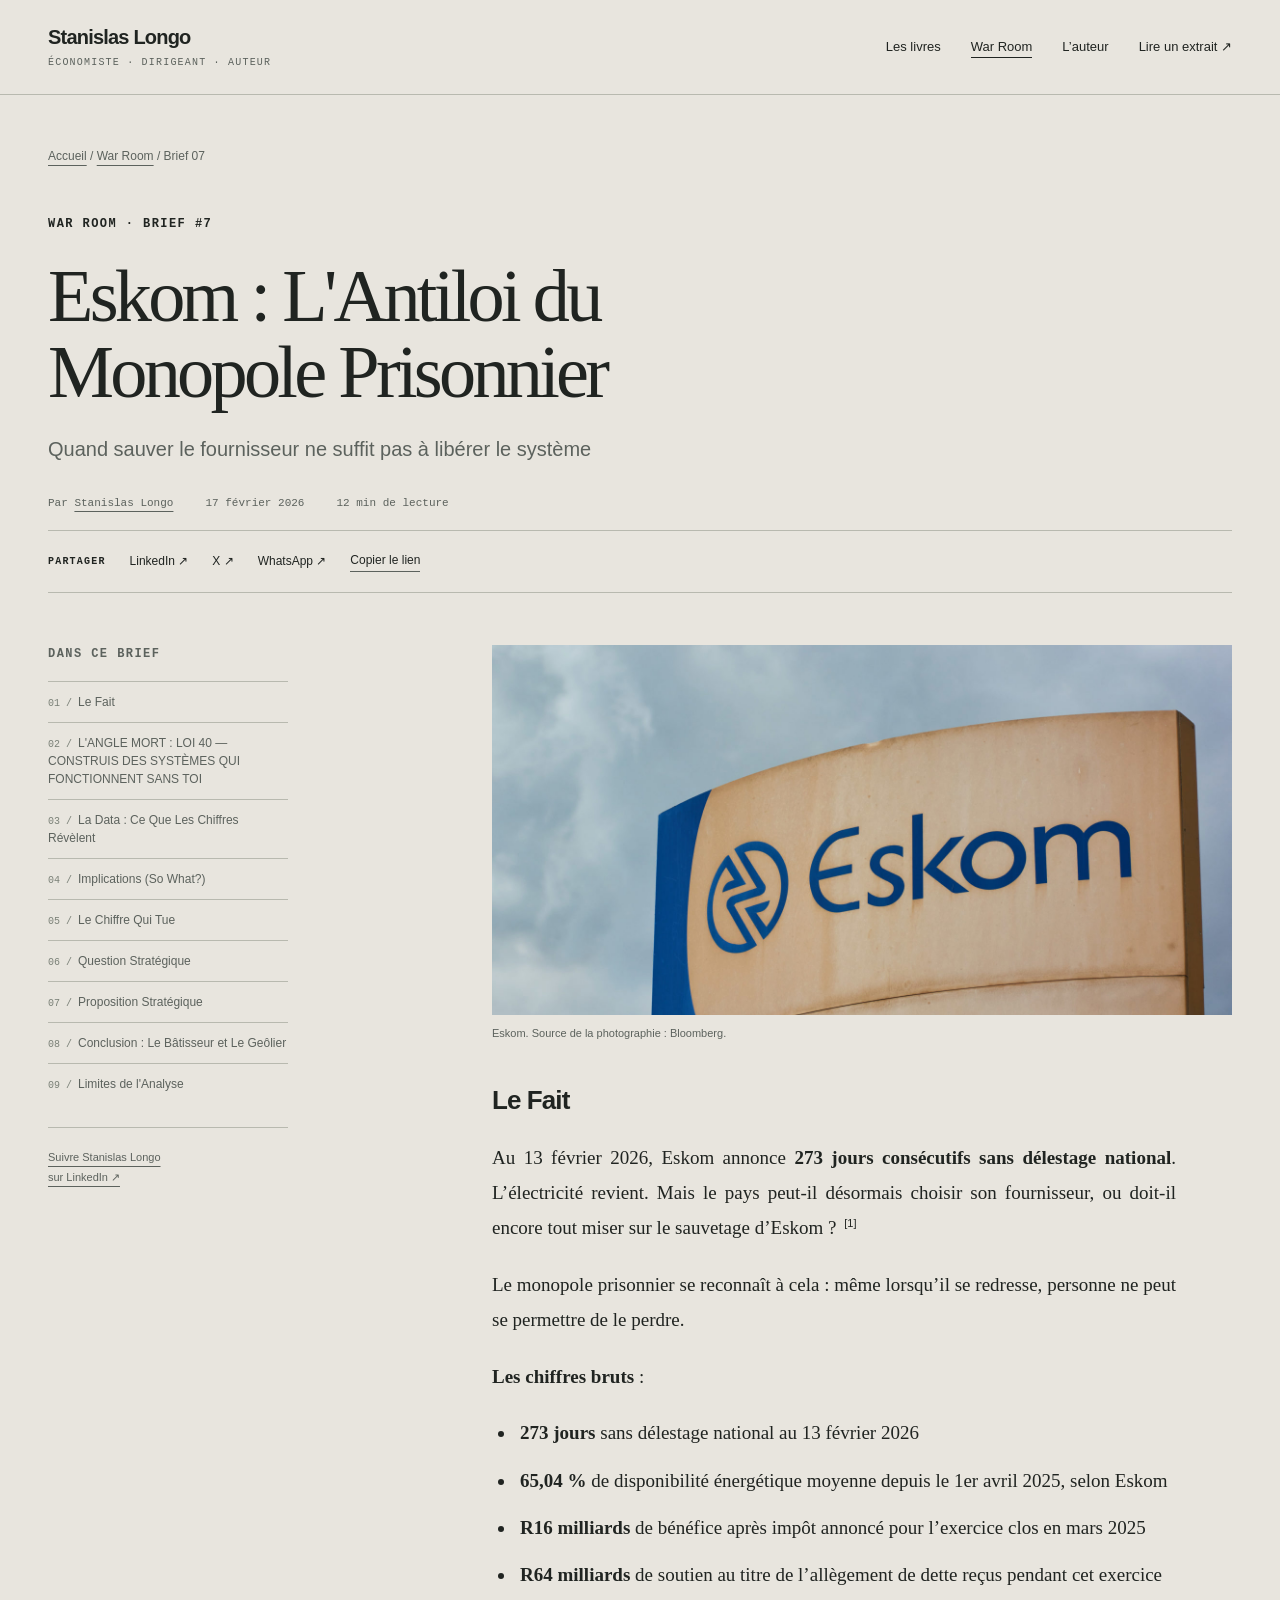
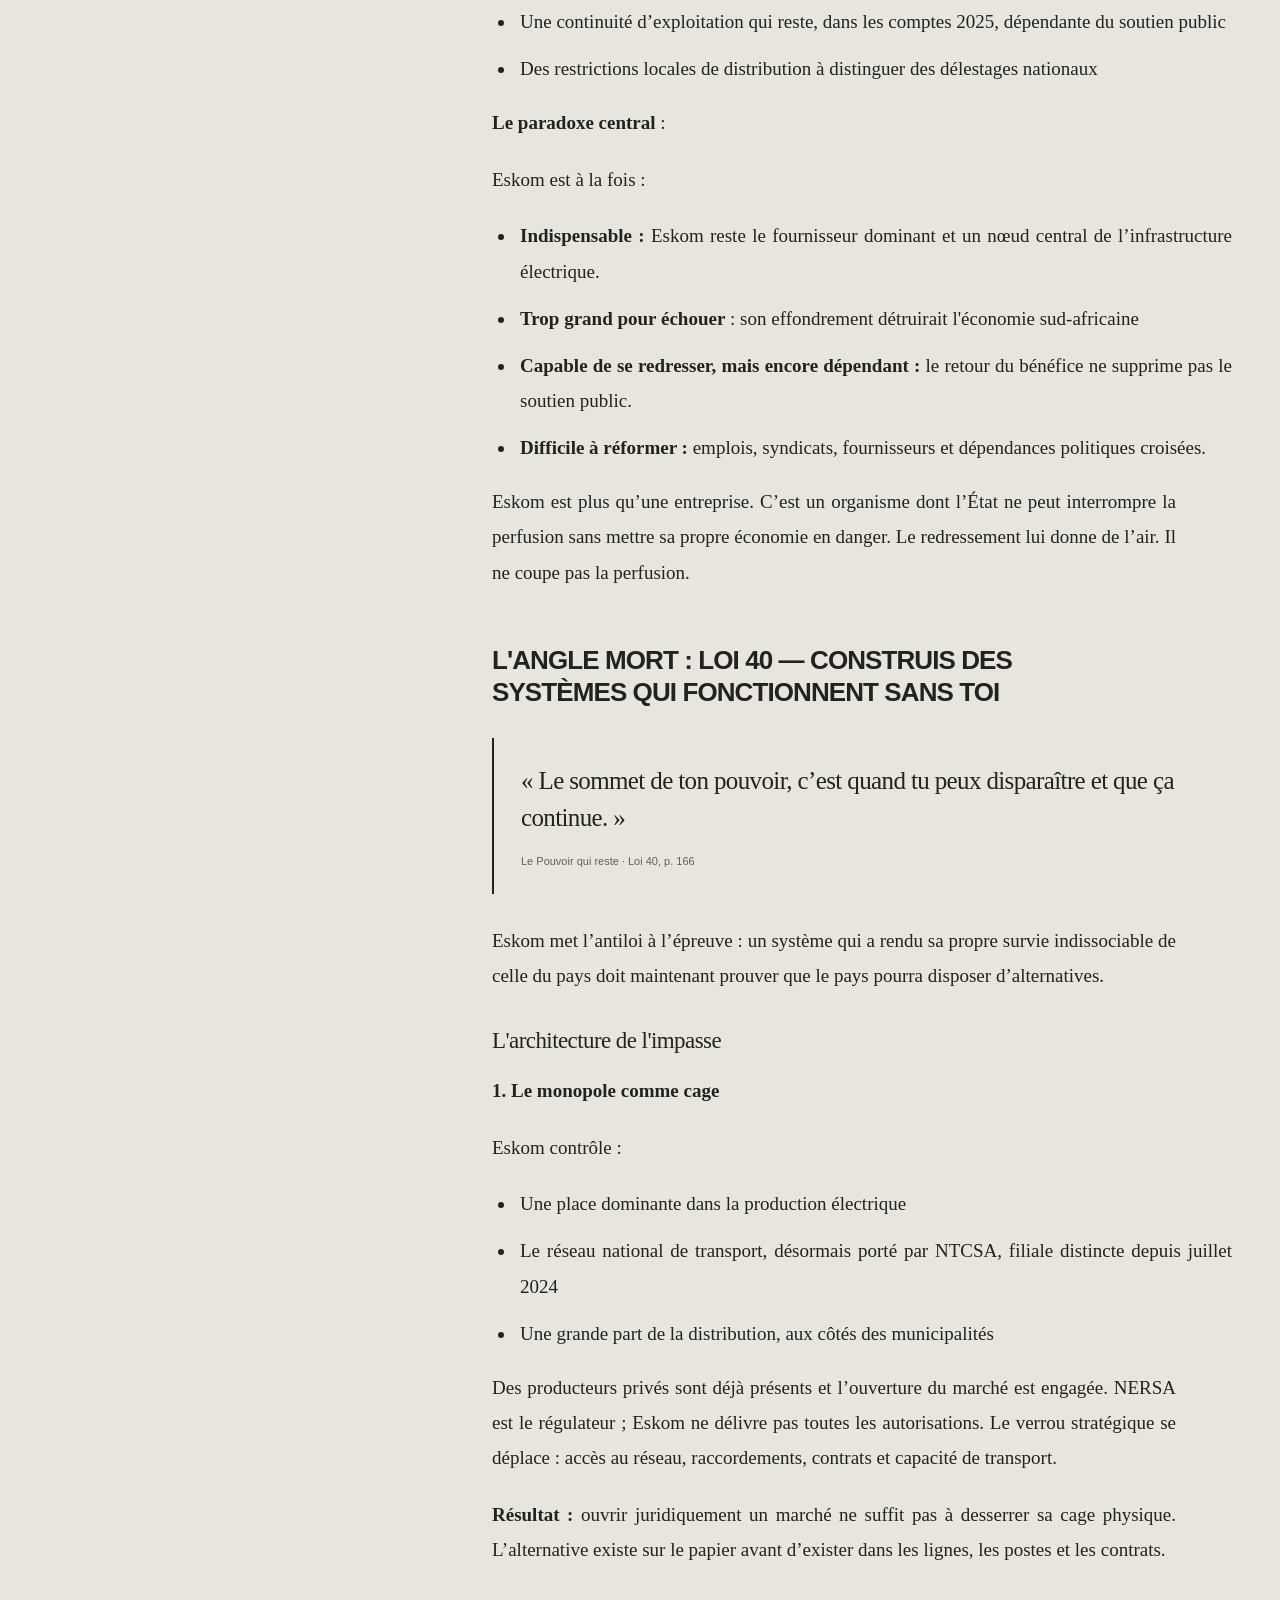
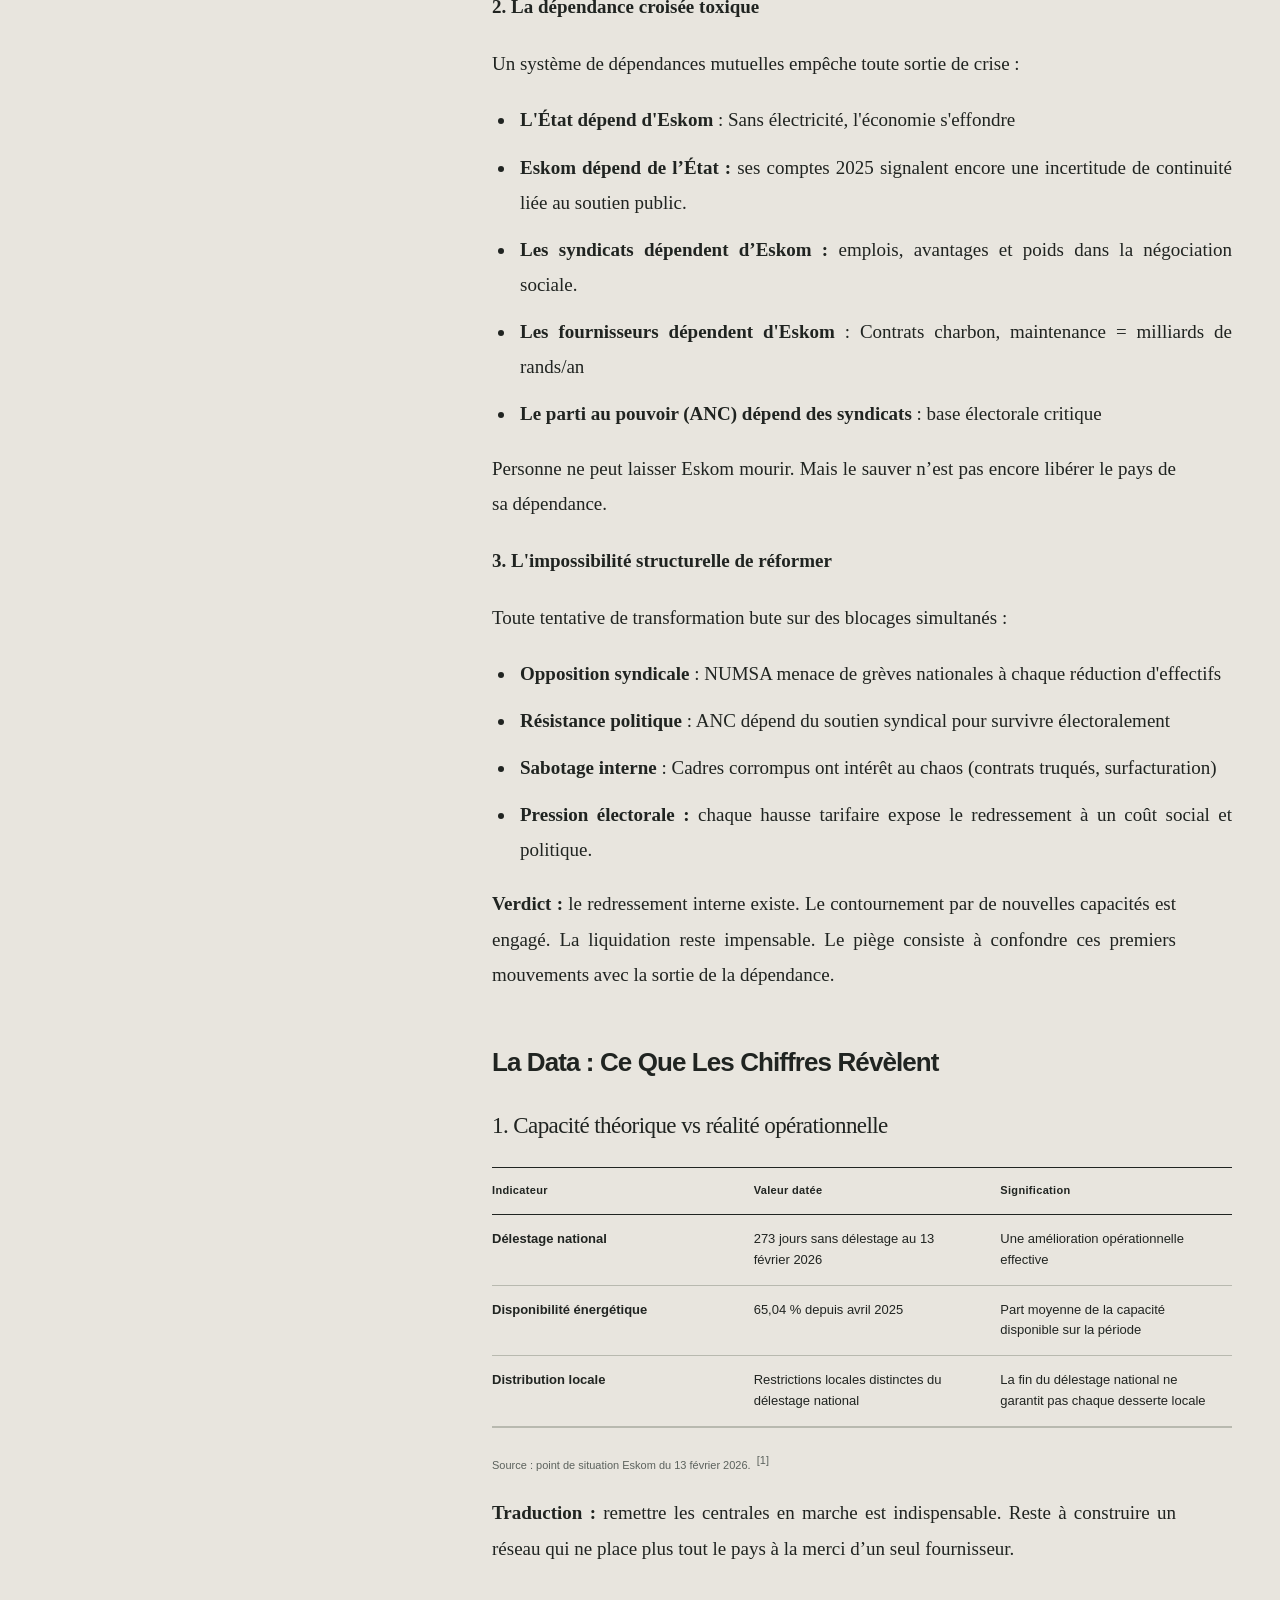
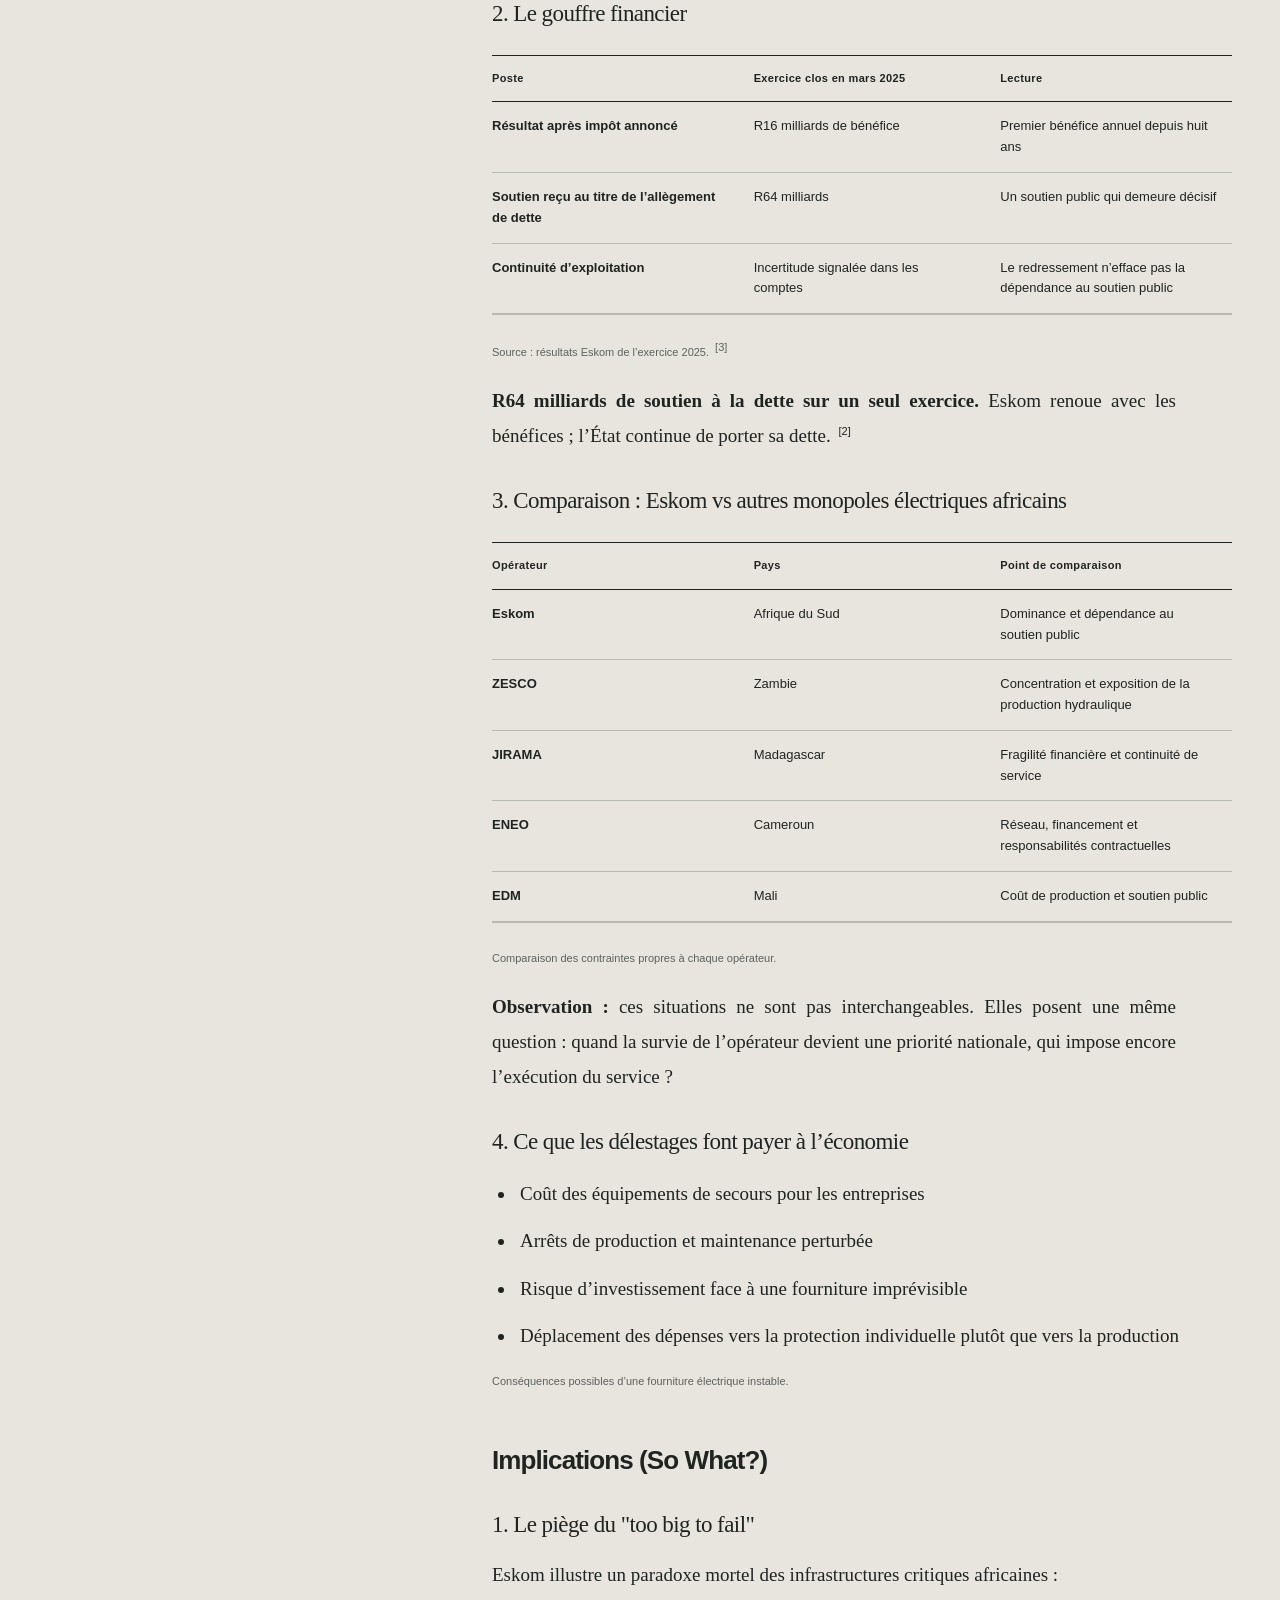
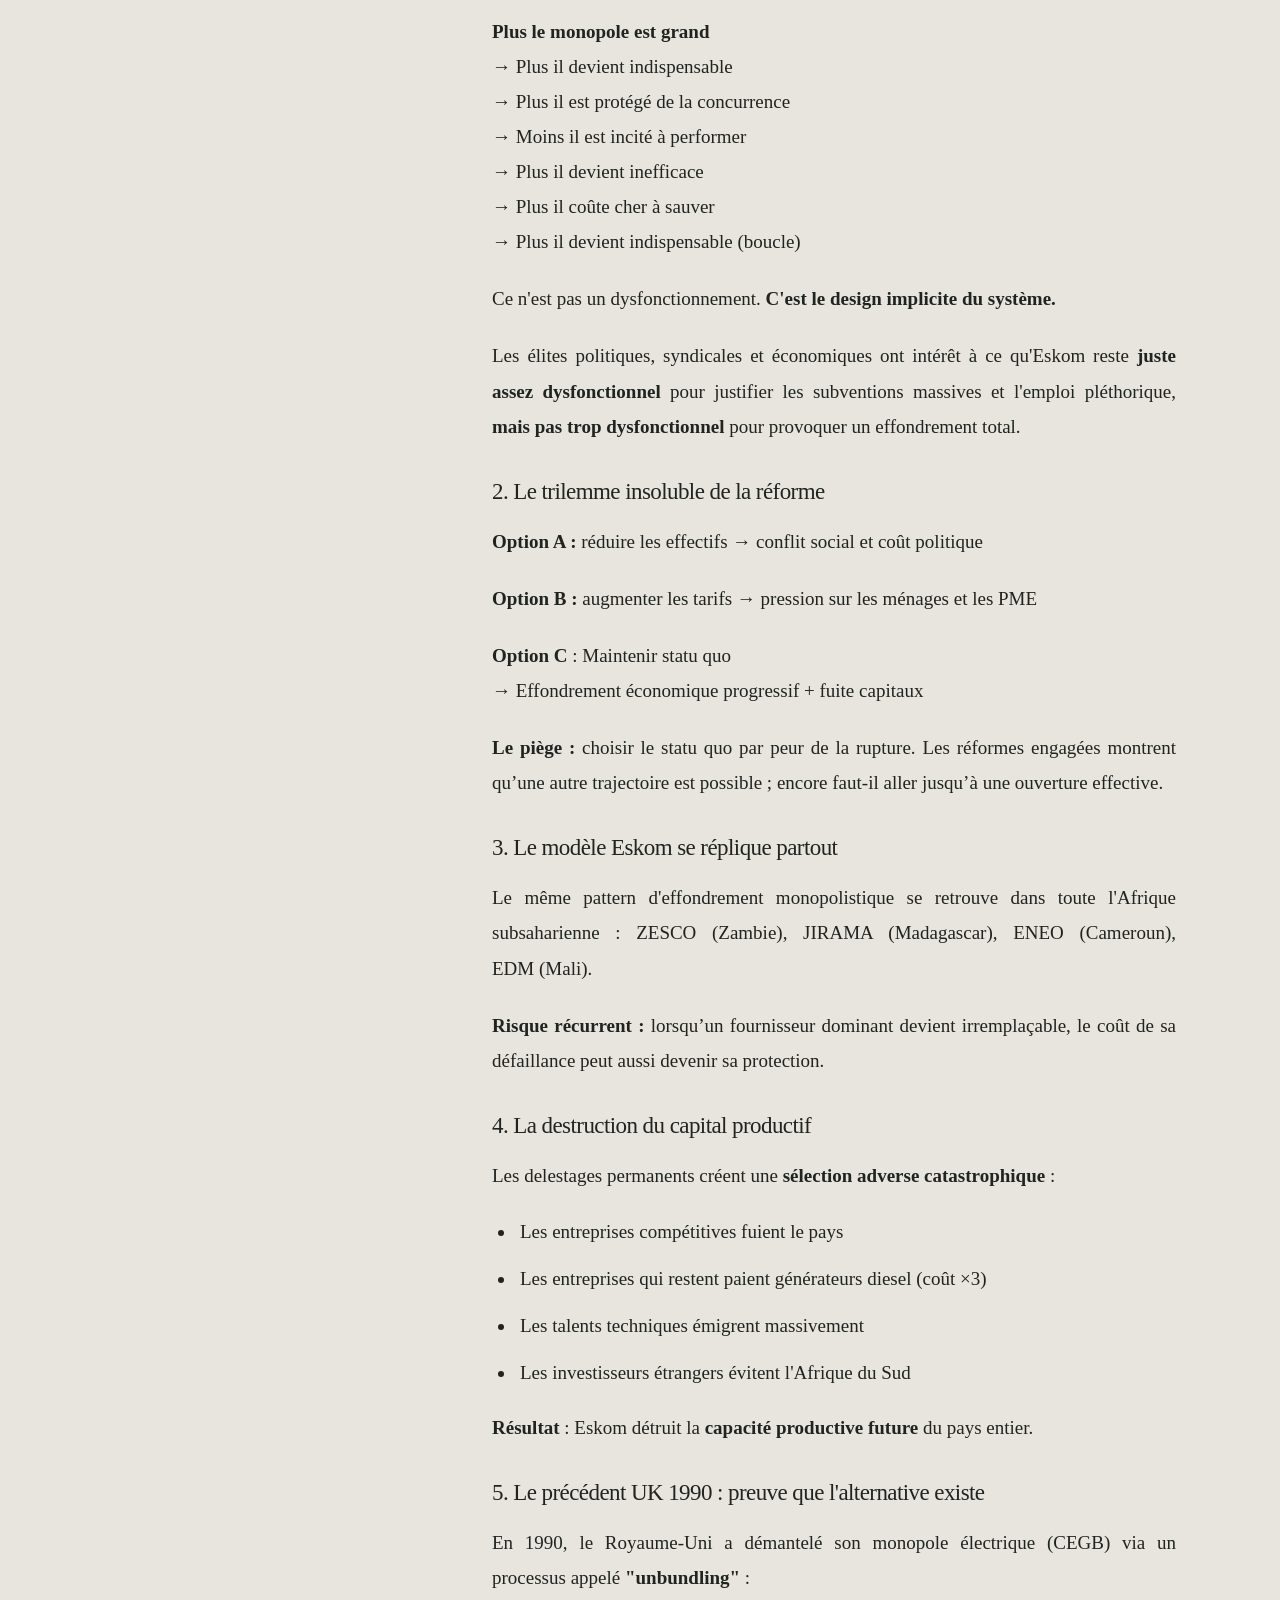
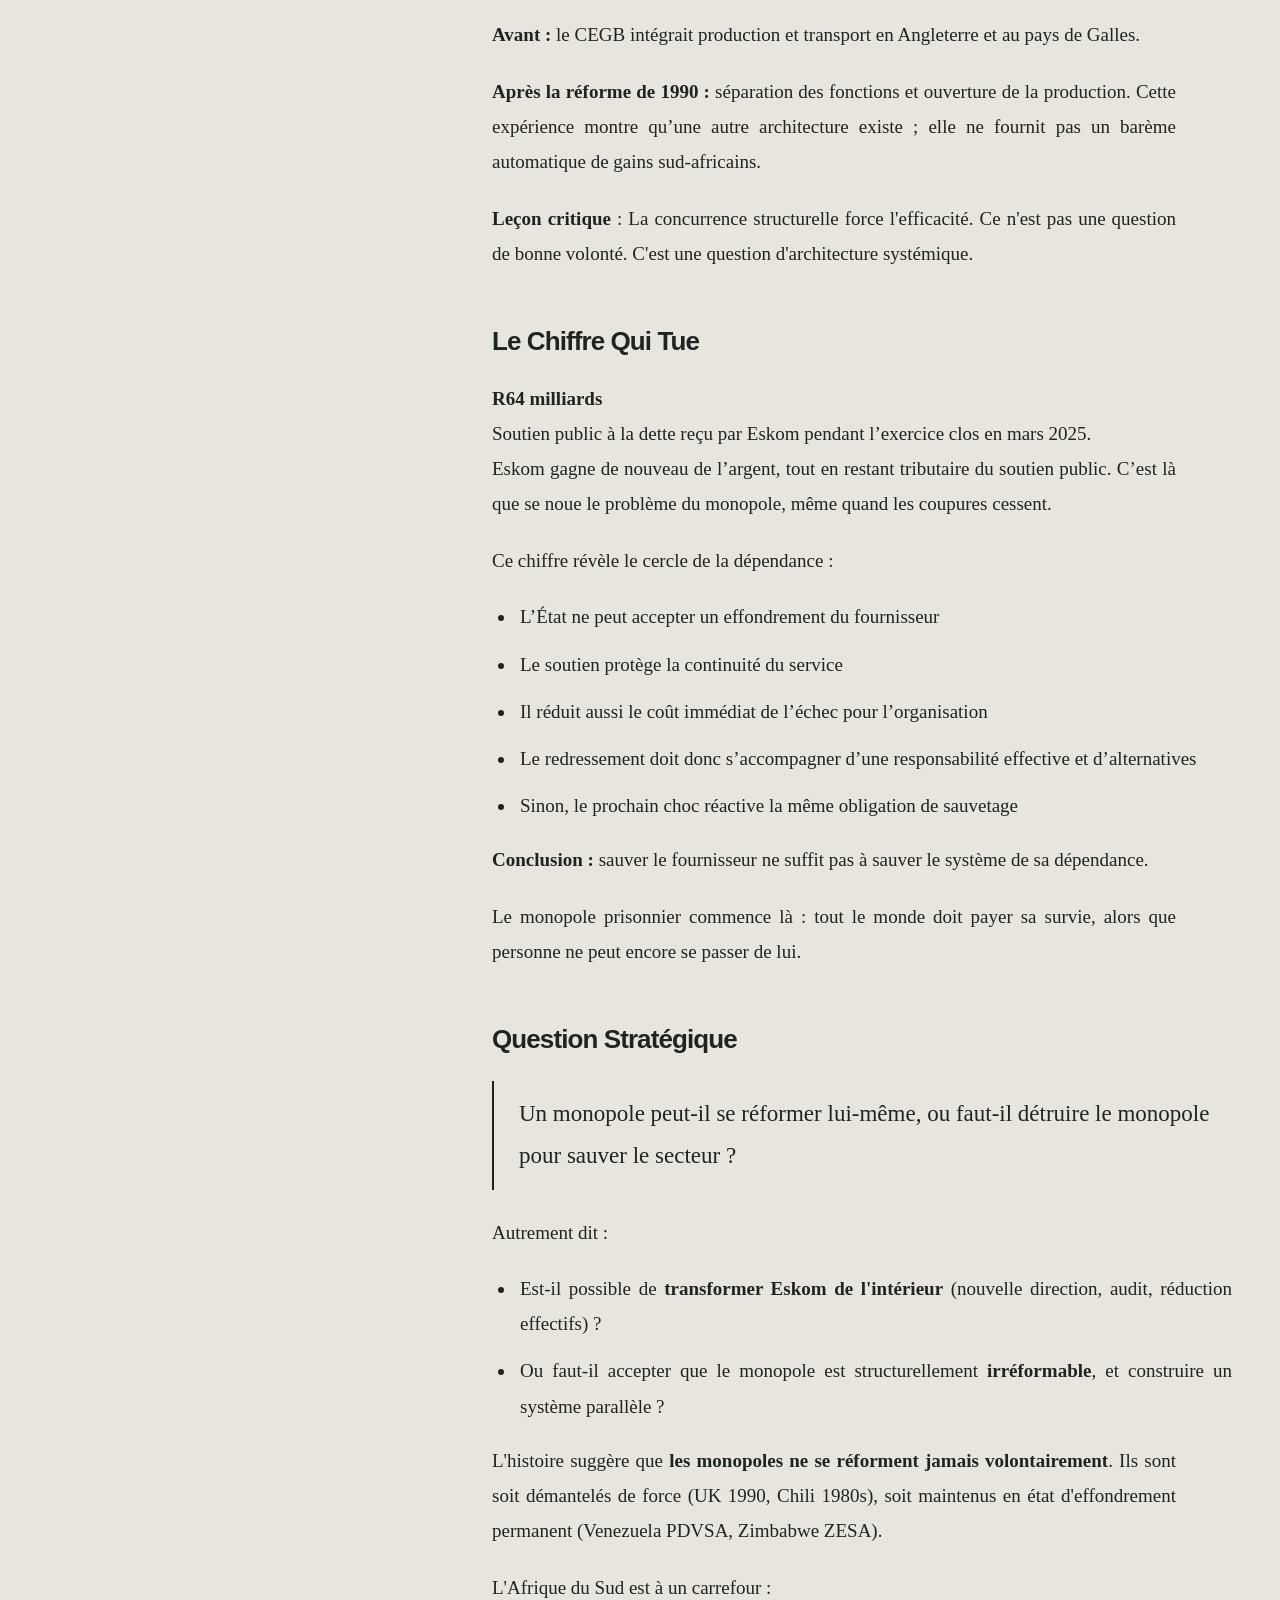
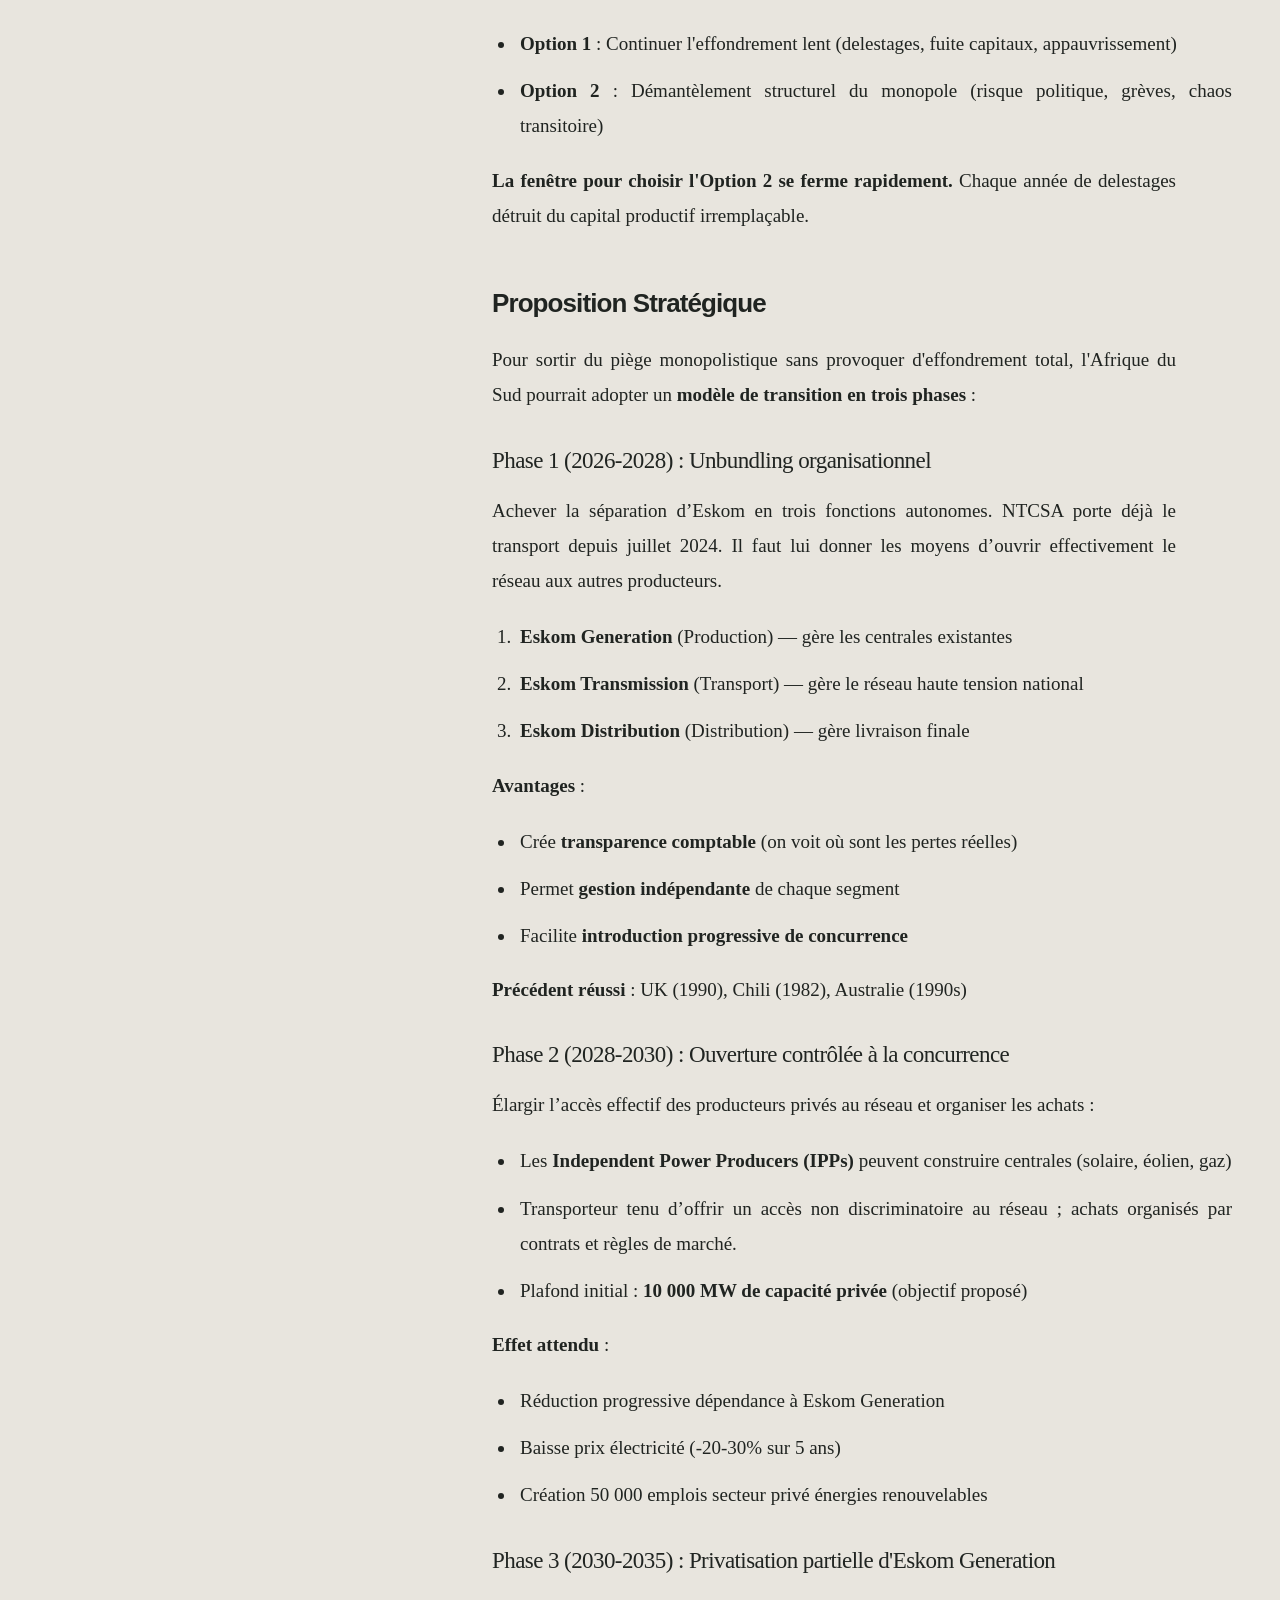
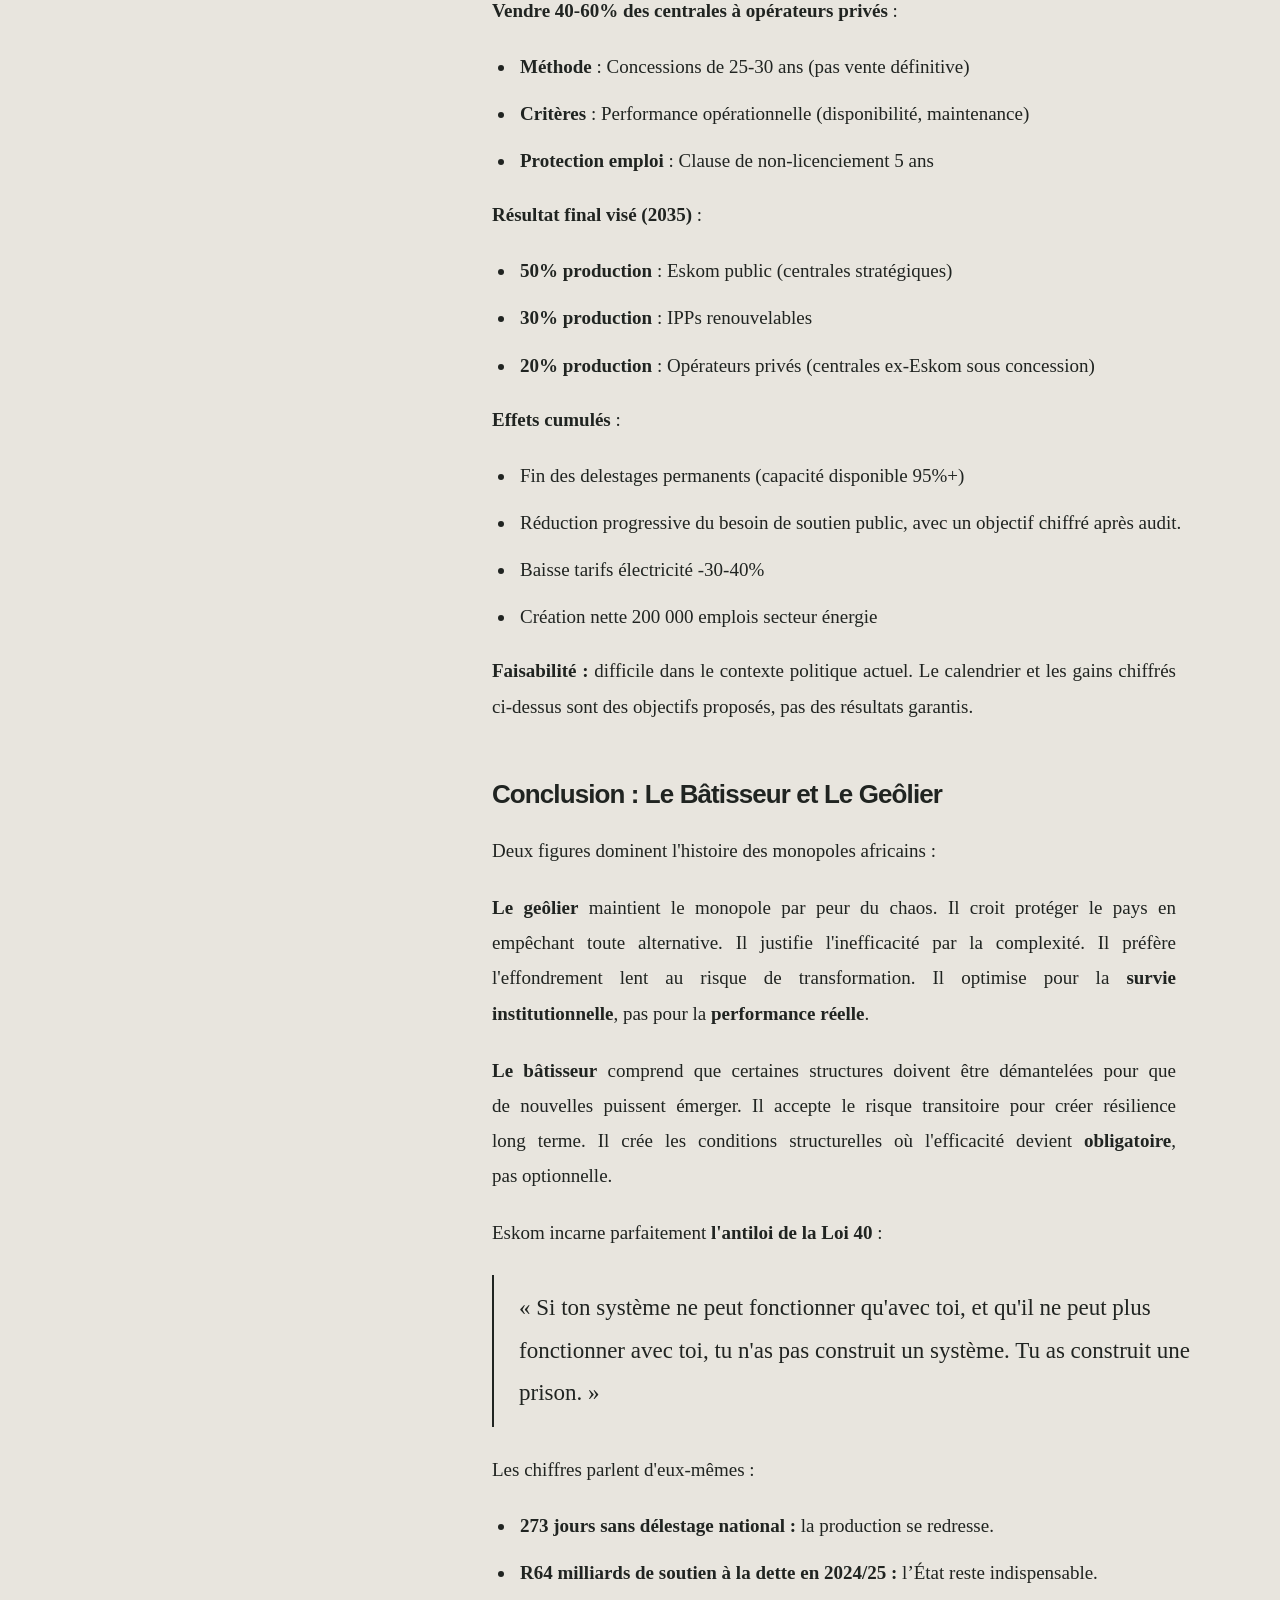
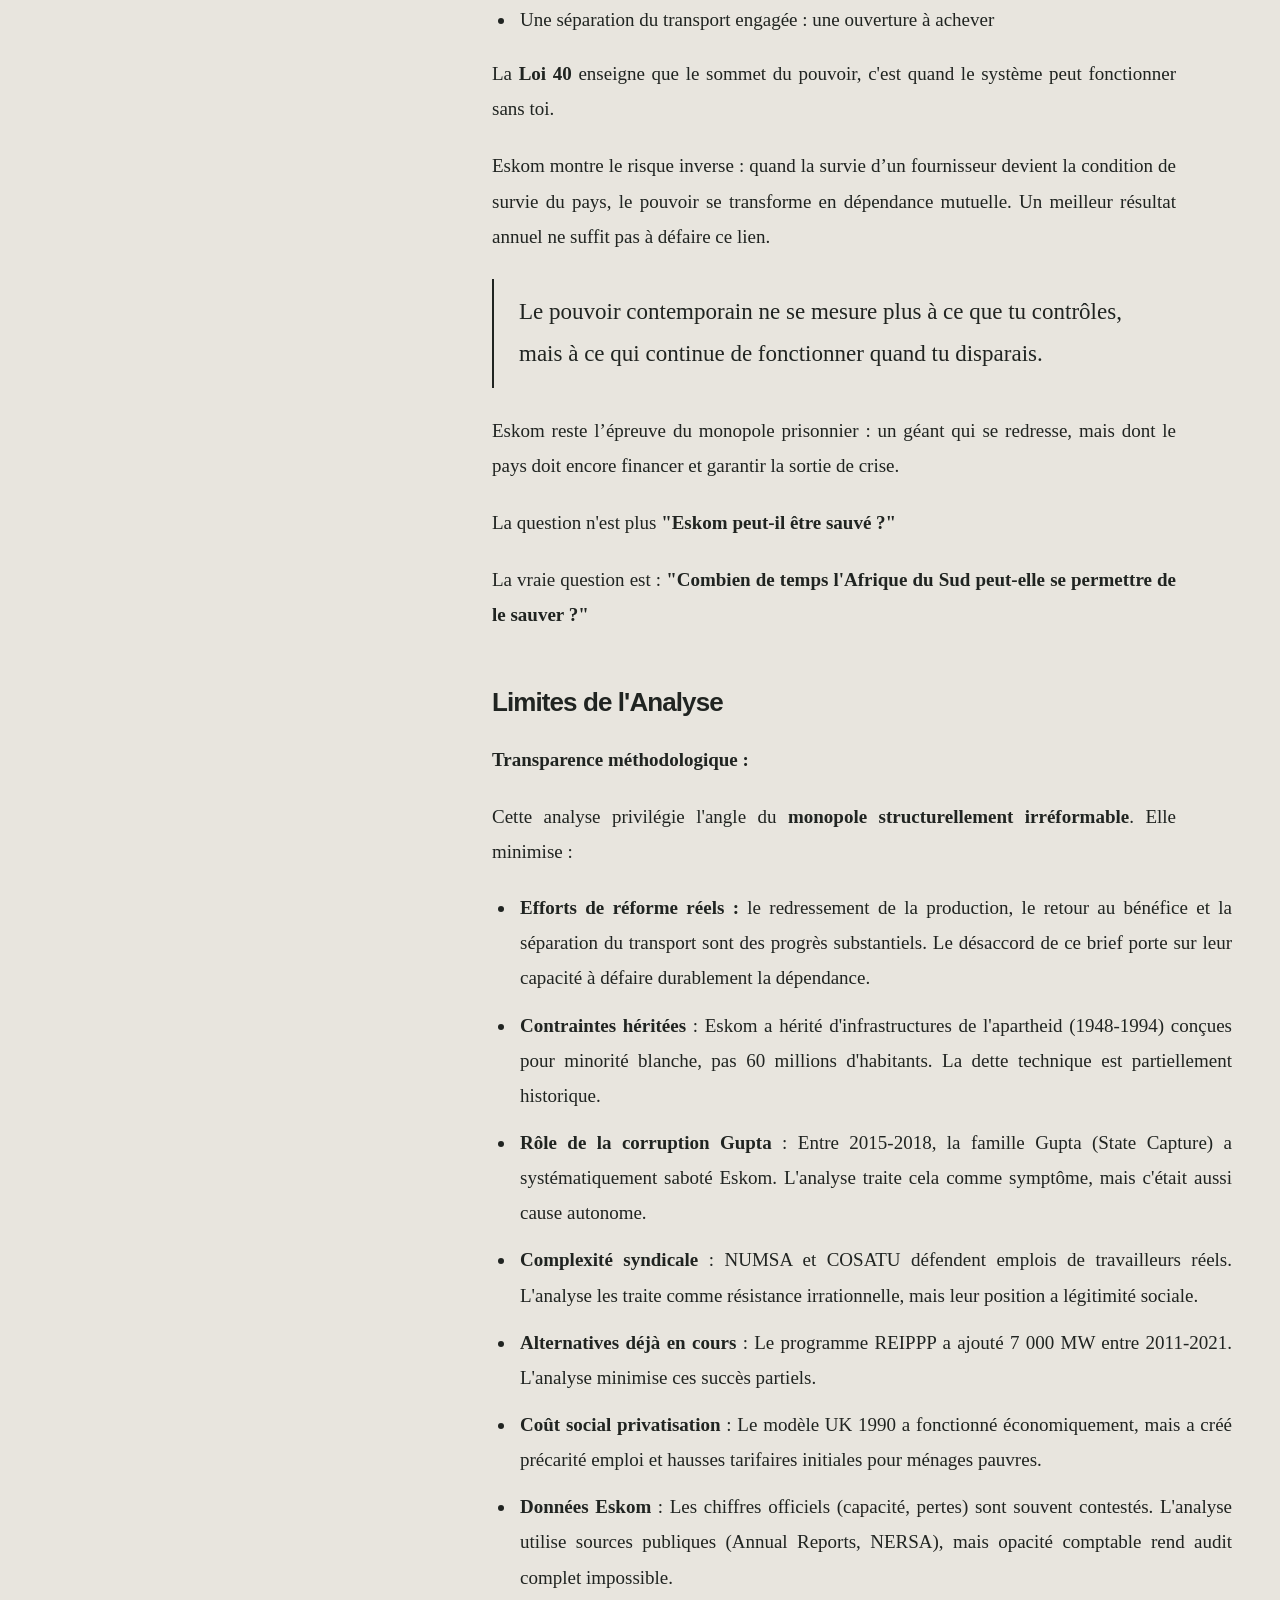
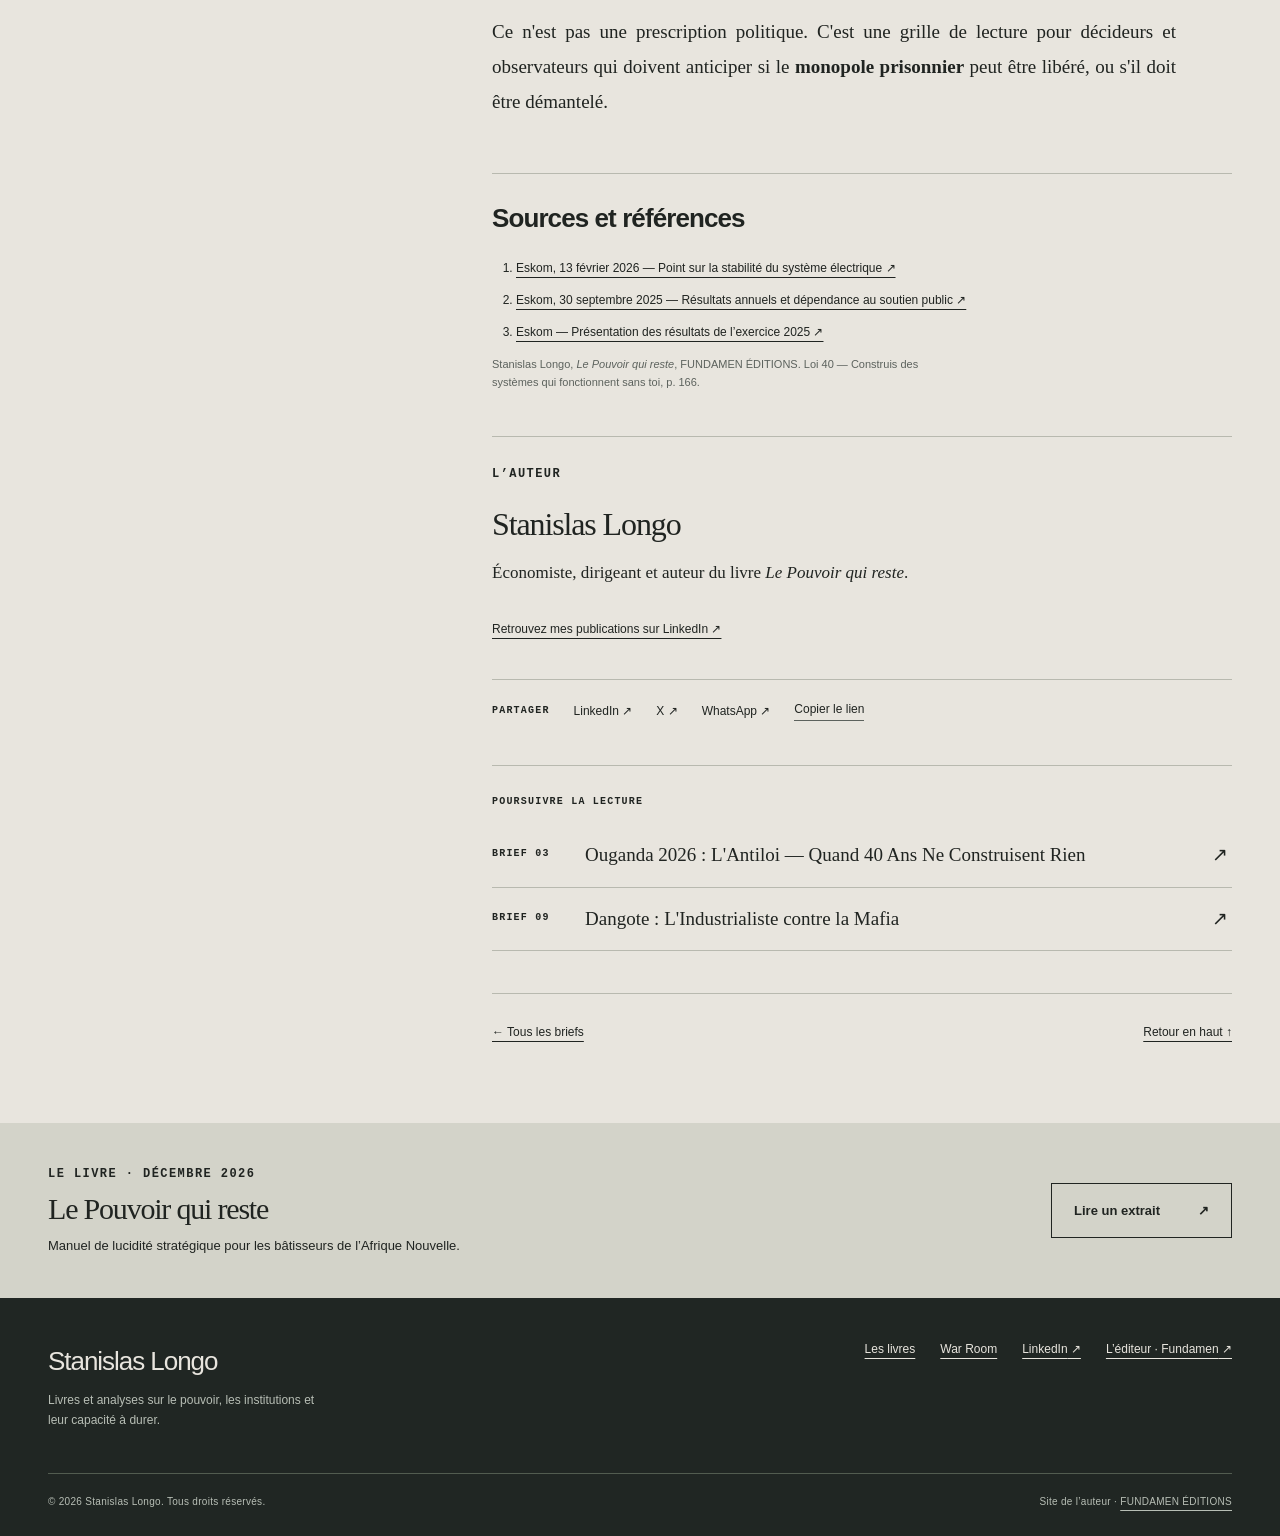
<file: analyses-war-room/eskom-2026-antiloi-monopole-prisonnier/index.html>
<!doctype html>
<html lang="fr"><head>
<meta charset="utf-8"><meta name="viewport" content="width=device-width, initial-scale=1">
<title>Eskom : L'Antiloi du Monopole Prisonnier — War Room — Stanislas Longo</title><meta name="description" content="273 jours sans délestage national. Eskom se redresse, mais l’État continue de soutenir sa dette. Le pays peut-il sortir du tête-à-tête ?">
<meta name="theme-color" content="#202623"><link rel="canonical" href="https://www.stanislas-longo.com/analyses-war-room/eskom-2026-antiloi-monopole-prisonnier/">
<meta property="og:type" content="article"><meta property="og:locale" content="fr_FR">
<meta property="og:title" content="Eskom : L'Antiloi du Monopole Prisonnier"><meta property="og:description" content="273 jours sans délestage national. Eskom se redresse, mais l’État continue de soutenir sa dette. Le pays peut-il sortir du tête-à-tête ?">
<meta property="og:url" content="https://www.stanislas-longo.com/analyses-war-room/eskom-2026-antiloi-monopole-prisonnier/"><meta property="og:image" content="https://www.stanislas-longo.com/assets/og/brief-07-20261012.jpg">
<meta property="og:image:alt" content="Eskom : L'Antiloi du Monopole Prisonnier"><meta name="twitter:card" content="summary_large_image">
<meta property="og:site_name" content="Stanislas Longo"><meta property="og:image:secure_url" content="https://www.stanislas-longo.com/assets/og/brief-07-20261012.jpg"><meta property="og:image:type" content="image/jpeg"><meta property="og:image:width" content="1200"><meta property="og:image:height" content="630"><meta name="twitter:image" content="https://www.stanislas-longo.com/assets/og/brief-07-20261012.jpg"><meta name="twitter:image:alt" content="Eskom : L'Antiloi du Monopole Prisonnier"><meta name="twitter:title" content="Eskom : L'Antiloi du Monopole Prisonnier"><meta name="twitter:description" content="273 jours sans délestage national. Eskom se redresse, mais l’État continue de soutenir sa dette. Le pays peut-il sortir du tête-à-tête ?"><meta property="article:published_time" content="2026-02-17"><meta property="article:modified_time" content="2026-10-12">
<link rel="stylesheet" href="/assets/site.css?v=20261012"><script src="/assets/site.js?v=20261012" defer></script>
<script type="application/ld+json">{"@context": "https://schema.org", "@type": "Article", "headline": "Eskom : L'Antiloi du Monopole Prisonnier", "description": "273 jours sans délestage national. Eskom se redresse, mais l’État continue de soutenir sa dette. Le pays peut-il sortir du tête-à-tête ?", "datePublished": "2026-02-17", "dateModified": "2026-10-12", "author": {"@type": "Person", "name": "Stanislas Longo", "url": "https://www.stanislas-longo.com/#auteur"}, "mainEntityOfPage": "https://www.stanislas-longo.com/analyses-war-room/eskom-2026-antiloi-monopole-prisonnier/", "image": "https://www.stanislas-longo.com/assets/og/brief-07-20261012.jpg"}</script>
</head><body><a class="skip" href="#contenu">Aller au contenu</a>
<header class="site-header"><div class="shell header-inner">
<a class="brand" href="/">Stanislas Longo<small>Économiste · Dirigeant · Auteur</small></a>
<nav class="main-nav" aria-label="Navigation principale"><a href="/#livre">Les livres</a><a href="/analyses-war-room/" aria-current="page">War Room</a><a href="/#auteur">L’auteur</a><a href="/#form-section">Lire un extrait ↗</a></nav>
</div></header><main id="contenu"><div class="shell"><header class="reading-header"><div class="breadcrumb"><a href="/">Accueil</a> / <a href="/analyses-war-room/">War Room</a> / Brief 07</div><p class="eyebrow">War Room · Brief #7</p><h1>Eskom : L'Antiloi du Monopole Prisonnier</h1><p class="reading-deck">Quand sauver le fournisseur ne suffit pas à libérer le système</p><div class="article-meta"><span>Par <a href="/#auteur">Stanislas Longo</a></span><time datetime="2026-02-17">17 février 2026</time><span>12 min de lecture</span></div><div class="share-row" aria-label="Partager cette analyse"><span class="small-label">Partager</span><a href="https://www.linkedin.com/sharing/share-offsite/?url=https%3A%2F%2Fwww.stanislas-longo.com%2Fanalyses-war-room%2Feskom-2026-antiloi-monopole-prisonnier%2F" target="_blank" rel="noopener noreferrer">LinkedIn ↗</a><a href="https://twitter.com/intent/tweet?text=Eskom%20%3A%20L%27Antiloi%20du%20Monopole%20Prisonnier&amp;url=https%3A%2F%2Fwww.stanislas-longo.com%2Fanalyses-war-room%2Feskom-2026-antiloi-monopole-prisonnier%2F" target="_blank" rel="noopener noreferrer">X ↗</a><a href="https://wa.me/?text=Eskom%20%3A%20L%27Antiloi%20du%20Monopole%20Prisonnier%20https%3A%2F%2Fwww.stanislas-longo.com%2Fanalyses-war-room%2Feskom-2026-antiloi-monopole-prisonnier%2F" target="_blank" rel="noopener noreferrer">WhatsApp ↗</a><button class="copy-link" type="button" data-copy-url="https://www.stanislas-longo.com/analyses-war-room/eskom-2026-antiloi-monopole-prisonnier/">Copier le lien</button><span class="copy-status" role="status" aria-live="polite"></span></div></header><div class="reading-grid"><aside class="reading-aside"><div class="aside-sticky"><p class="small-label">Dans ce brief</p><nav class="brief-toc" aria-label="Sommaire de l’analyse"><ol><li><a href="#section-1">Le Fait</a></li><li><a href="#section-2">L'ANGLE MORT : LOI 40 — CONSTRUIS DES SYSTÈMES QUI FONCTIONNENT SANS TOI</a></li><li><a href="#section-3">La Data : Ce Que Les Chiffres Révèlent</a></li><li><a href="#section-4">Implications (So What?)</a></li><li><a href="#section-5">Le Chiffre Qui Tue</a></li><li><a href="#section-6">Question Stratégique</a></li><li><a href="#section-7">Proposition Stratégique</a></li><li><a href="#section-8">Conclusion : Le Bâtisseur et Le Geôlier</a></li><li><a href="#section-9">Limites de l'Analyse</a></li></ol></nav><a class="aside-follow" href="https://www.linkedin.com/in/stanislas-longo-mba-631a1130" target="_blank" rel="noopener noreferrer">Suivre Stanislas Longo<br>sur LinkedIn ↗</a></div></aside><article class="reading-body" aria-label="Texte du brief"><figure class="brief-image"><img src="/analyses-war-room/images/eskom-logo-building.jpg" alt="Enseigne Eskom sur un bâtiment" loading="lazy"><figcaption>Eskom. Source de la photographie : Bloomberg.</figcaption></figure><section class="brief-section" id="section-1">
            <h2>Le Fait</h2>
            <p>Au 13 février 2026, Eskom annonce <strong>273 jours consécutifs sans délestage national</strong>. L’électricité revient. Mais le pays peut-il désormais choisir son fournisseur, ou doit-il encore tout miser sur le sauvetage d’Eskom ? <sup><a class="source-ref" href="#source-1" aria-label="Source 1">[1]</a></sup></p><p>Le monopole prisonnier se reconnaît à cela : même lorsqu’il se redresse, personne ne peut se permettre de le perdre.</p><p><strong>Les chiffres bruts</strong> :</p>
            <ul><li><strong>273 jours</strong> sans délestage national au 13 février 2026</li><li><strong>65,04 %</strong> de disponibilité énergétique moyenne depuis le 1er avril 2025, selon Eskom</li><li><strong>R16 milliards</strong> de bénéfice après impôt annoncé pour l’exercice clos en mars 2025</li><li><strong>R64 milliards</strong> de soutien au titre de l’allègement de dette reçus pendant cet exercice</li><li>Une continuité d’exploitation qui reste, dans les comptes 2025, dépendante du soutien public</li><li>Des restrictions locales de distribution à distinguer des délestages nationaux</li></ul><p><strong>Le paradoxe central</strong> :</p>
            
            <p>Eskom est à la fois :</p>
            <ul>
                <li><strong>Indispensable :</strong> Eskom reste le fournisseur dominant et un nœud central de l’infrastructure électrique.</li><li><strong>Trop grand pour échouer</strong> : son effondrement détruirait l'économie sud-africaine</li>
                <li><strong>Capable de se redresser, mais encore dépendant :</strong> le retour du bénéfice ne supprime pas le soutien public.</li><li><strong>Difficile à réformer :</strong> emplois, syndicats, fournisseurs et dépendances politiques croisées.</li></ul>
            
            <p>Eskom est plus qu’une entreprise. C’est un organisme dont l’État ne peut interrompre la perfusion sans mettre sa propre économie en danger. Le redressement lui donne de l’air. Il ne coupe pas la perfusion.</p></section>

        
<section class="brief-section" id="section-2">
            <h2>L'ANGLE MORT : LOI 40 — CONSTRUIS DES SYSTÈMES QUI FONCTIONNENT SANS TOI</h2>
            
            <blockquote class="law-quote">« Le sommet de ton pouvoir, c’est quand tu peux disparaître et que ça continue. »<cite>Le Pouvoir qui reste · Loi 40, p. 166</cite></blockquote><p>Eskom met l’antiloi à l’épreuve : un système qui a rendu sa propre survie indissociable de celle du pays doit maintenant prouver que le pays pourra disposer d’alternatives.</p><h3>L'architecture de l'impasse</h3>
            
            <p><strong>1. Le monopole comme cage</strong></p>
            
            <p>Eskom contrôle :</p>
            <ul><li>Une place dominante dans la production électrique</li><li>Le réseau national de transport, désormais porté par NTCSA, filiale distincte depuis juillet 2024</li><li>Une grande part de la distribution, aux côtés des municipalités</li></ul><p>Des producteurs privés sont déjà présents et l’ouverture du marché est engagée. NERSA est le régulateur ; Eskom ne délivre pas toutes les autorisations. Le verrou stratégique se déplace : accès au réseau, raccordements, contrats et capacité de transport.</p><p><strong>Résultat :</strong> ouvrir juridiquement un marché ne suffit pas à desserrer sa cage physique. L’alternative existe sur le papier avant d’exister dans les lignes, les postes et les contrats.</p><p><strong>2. La dépendance croisée toxique</strong></p>
            
            <p>Un système de dépendances mutuelles empêche toute sortie de crise :</p>
            <ul>
                <li><strong>L'État dépend d'Eskom</strong> : Sans électricité, l'économie s'effondre</li>
                <li><strong>Eskom dépend de l’État :</strong> ses comptes 2025 signalent encore une incertitude de continuité liée au soutien public.</li><li><strong>Les syndicats dépendent d’Eskom :</strong> emplois, avantages et poids dans la négociation sociale.</li><li><strong>Les fournisseurs dépendent d'Eskom</strong> : Contrats charbon, maintenance = milliards de rands/an</li>
                <li><strong>Le parti au pouvoir (ANC) dépend des syndicats</strong> : base électorale critique</li>
            </ul>
            
            <p>Personne ne peut laisser Eskom mourir. Mais le sauver n’est pas encore libérer le pays de sa dépendance.</p><p><strong>3. L'impossibilité structurelle de réformer</strong></p>
            
            <p>Toute tentative de transformation bute sur des blocages simultanés :</p>
            <ul>
                <li><strong>Opposition syndicale</strong> : NUMSA menace de grèves nationales à chaque réduction d'effectifs</li>
                <li><strong>Résistance politique</strong> : ANC dépend du soutien syndical pour survivre électoralement</li>
                <li><strong>Sabotage interne</strong> : Cadres corrompus ont intérêt au chaos (contrats truqués, surfacturation)</li>
                <li><strong>Pression électorale :</strong> chaque hausse tarifaire expose le redressement à un coût social et politique.</li></ul>
            
            <p><strong>Verdict :</strong> le redressement interne existe. Le contournement par de nouvelles capacités est engagé. La liquidation reste impensable. Le piège consiste à confondre ces premiers mouvements avec la sortie de la dépendance.</p></section>

        
<section class="brief-section" id="section-3">
            <h2>La Data : Ce Que Les Chiffres Révèlent</h2>
            
            <h3>1. Capacité théorique vs réalité opérationnelle</h3>
            
            <div class="table-wrap" tabindex="0" role="region" aria-label="Tableau de l’analyse"><table><thead><tr><th scope="col">Indicateur</th><th scope="col">Valeur datée</th><th scope="col">Signification</th></tr></thead><tbody><tr><td>Délestage national</td><td>273 jours sans délestage au 13 février 2026</td><td>Une amélioration opérationnelle effective</td></tr><tr><td>Disponibilité énergétique</td><td>65,04 % depuis avril 2025</td><td>Part moyenne de la capacité disponible sur la période</td></tr><tr><td>Distribution locale</td><td>Restrictions locales distinctes du délestage national</td><td>La fin du délestage national ne garantit pas chaque desserte locale</td></tr></tbody></table></div><p class="source">Source : point de situation Eskom du 13 février 2026. <sup><a class="source-ref" href="#source-1" aria-label="Source 1">[1]</a></sup></p>
            
            <p><strong>Traduction :</strong> remettre les centrales en marche est indispensable. Reste à construire un réseau qui ne place plus tout le pays à la merci d’un seul fournisseur.</p><h3>2. Le gouffre financier</h3>
            
            <div class="table-wrap" tabindex="0" role="region" aria-label="Tableau de l’analyse"><table><thead><tr><th scope="col">Poste</th><th scope="col">Exercice clos en mars 2025</th><th scope="col">Lecture</th></tr></thead><tbody><tr><td>Résultat après impôt annoncé</td><td>R16 milliards de bénéfice</td><td>Premier bénéfice annuel depuis huit ans</td></tr><tr><td>Soutien reçu au titre de l’allègement de dette</td><td>R64 milliards</td><td>Un soutien public qui demeure décisif</td></tr><tr><td>Continuité d’exploitation</td><td>Incertitude signalée dans les comptes</td><td>Le redressement n’efface pas la dépendance au soutien public</td></tr></tbody></table></div><p class="source">Source : résultats Eskom de l’exercice 2025. <sup><a class="source-ref" href="#source-3" aria-label="Source 3">[3]</a></sup></p>
            
            <p><strong>R64 milliards de soutien à la dette sur un seul exercice.</strong> Eskom renoue avec les bénéfices ; l’État continue de porter sa dette. <sup><a class="source-ref" href="#source-2" aria-label="Source 2">[2]</a></sup></p><h3>3. Comparaison : Eskom vs autres monopoles électriques africains</h3>
            
            <div class="table-wrap" tabindex="0" role="region" aria-label="Tableau de l’analyse"><table><thead><tr><th scope="col">Opérateur</th><th scope="col">Pays</th><th scope="col">Point de comparaison</th></tr></thead><tbody><tr><td>Eskom</td><td>Afrique du Sud</td><td>Dominance et dépendance au soutien public</td></tr><tr><td>ZESCO</td><td>Zambie</td><td>Concentration et exposition de la production hydraulique</td></tr><tr><td>JIRAMA</td><td>Madagascar</td><td>Fragilité financière et continuité de service</td></tr><tr><td>ENEO</td><td>Cameroun</td><td>Réseau, financement et responsabilités contractuelles</td></tr><tr><td>EDM</td><td>Mali</td><td>Coût de production et soutien public</td></tr></tbody></table></div><p class="source">Comparaison des contraintes propres à chaque opérateur. </p>
            
            <p><strong>Observation :</strong> ces situations ne sont pas interchangeables. Elles posent une même question : quand la survie de l’opérateur devient une priorité nationale, qui impose encore l’exécution du service ?</p><!-- INFOGRAPHIE COMPARATIVE (TAILLE MOYENNE) -->
<h3>4. Ce que les délestages font payer à l’économie</h3>
            
            <ul><li>Coût des équipements de secours pour les entreprises</li><li>Arrêts de production et maintenance perturbée</li><li>Risque d’investissement face à une fourniture imprévisible</li><li>Déplacement des dépenses vers la protection individuelle plutôt que vers la production</li></ul><p class="source">Conséquences possibles d’une fourniture électrique instable. </p>
        </section>

        
<section class="brief-section" id="section-4">
            <h2>Implications (So What?)</h2>
            
            <h3>1. Le piège du "too big to fail"</h3>
            
            <p>Eskom illustre un paradoxe mortel des infrastructures critiques africaines :</p>
            
            <p><strong>Plus le monopole est grand</strong><br>
            → Plus il devient indispensable<br>
            → Plus il est protégé de la concurrence<br>
            → Moins il est incité à performer<br>
            → Plus il devient inefficace<br>
            → Plus il coûte cher à sauver<br>
            → Plus il devient indispensable (boucle)</p>
            
            <p>Ce n'est pas un dysfonctionnement. <strong>C'est le design implicite du système.</strong></p>
            
            <p>Les élites politiques, syndicales et économiques ont intérêt à ce qu'Eskom reste <strong>juste assez dysfonctionnel</strong> pour justifier les subventions massives et l'emploi pléthorique, <strong>mais pas trop dysfonctionnel</strong> pour provoquer un effondrement total.</p>
            
            <h3>2. Le trilemme insoluble de la réforme</h3>
            
            <p><strong>Option A :</strong> réduire les effectifs → conflit social et coût politique</p><p><strong>Option B :</strong> augmenter les tarifs → pression sur les ménages et les PME</p><p><strong>Option C</strong> : Maintenir statu quo<br>
            → Effondrement économique progressif + fuite capitaux</p>
            
            <p><strong>Le piège :</strong> choisir le statu quo par peur de la rupture. Les réformes engagées montrent qu’une autre trajectoire est possible ; encore faut-il aller jusqu’à une ouverture effective.</p><h3>3. Le modèle Eskom se réplique partout</h3>
            
            <p>Le même pattern d'effondrement monopolistique se retrouve dans toute l'Afrique subsaharienne : ZESCO (Zambie), JIRAMA (Madagascar), ENEO (Cameroun), EDM (Mali).</p>
            
            <p><strong>Risque récurrent :</strong> lorsqu’un fournisseur dominant devient irremplaçable, le coût de sa défaillance peut aussi devenir sa protection.</p><h3>4. La destruction du capital productif</h3>
            
            <p>Les delestages permanents créent une <strong>sélection adverse catastrophique</strong> :</p>
            <ul>
                <li>Les entreprises compétitives fuient le pays</li>
                <li>Les entreprises qui restent paient générateurs diesel (coût ×3)</li>
                <li>Les talents techniques émigrent massivement</li>
                <li>Les investisseurs étrangers évitent l'Afrique du Sud</li>
            </ul>
            
            <p><strong>Résultat</strong> : Eskom détruit la <strong>capacité productive future</strong> du pays entier.</p>
            
            <h3>5. Le précédent UK 1990 : preuve que l'alternative existe</h3>
            
            <p>En 1990, le Royaume-Uni a démantelé son monopole électrique (CEGB) via un processus appelé <strong>"unbundling"</strong> :</p>
            
            <p><strong>Avant :</strong> le CEGB intégrait production et transport en Angleterre et au pays de Galles.</p><p><strong>Après la réforme de 1990 :</strong> séparation des fonctions et ouverture de la production. Cette expérience montre qu’une autre architecture existe ; elle ne fournit pas un barème automatique de gains sud-africains.</p><p><strong>Leçon critique</strong> : La concurrence structurelle force l'efficacité. Ce n'est pas une question de bonne volonté. C'est une question d'architecture systémique.</p>
        </section>

        
<section class="brief-section" id="section-5">
            <h2>Le Chiffre Qui Tue</h2>
            
            <div><strong>R64 milliards</strong></div><div>Soutien public à la dette reçu par Eskom pendant l’exercice clos en mars 2025.</div><p>Eskom gagne de nouveau de l’argent, tout en restant tributaire du soutien public. C’est là que se noue le problème du monopole, même quand les coupures cessent.</p><p>Ce chiffre révèle le cercle de la dépendance :</p><ul><li>L’État ne peut accepter un effondrement du fournisseur</li><li>Le soutien protège la continuité du service</li><li>Il réduit aussi le coût immédiat de l’échec pour l’organisation</li><li>Le redressement doit donc s’accompagner d’une responsabilité effective et d’alternatives</li><li>Sinon, le prochain choc réactive la même obligation de sauvetage</li></ul><p><strong>Conclusion :</strong> sauver le fournisseur ne suffit pas à sauver le système de sa dépendance.</p><p>Le monopole prisonnier commence là : tout le monde doit payer sa survie, alors que personne ne peut encore se passer de lui.</p></section>

        
<section class="brief-section" id="section-6">
            <h2>Question Stratégique</h2>
            
            <div class="highlight-box">
                Un monopole peut-il se réformer lui-même, ou faut-il détruire le monopole pour sauver le secteur ?
            </div>
            
            <p>Autrement dit :</p>
            <ul>
                <li>Est-il possible de <strong>transformer Eskom de l'intérieur</strong> (nouvelle direction, audit, réduction effectifs) ?</li>
                <li>Ou faut-il accepter que le monopole est structurellement <strong>irréformable</strong>, et construire un système parallèle ?</li>
            </ul>
            
            <p>L'histoire suggère que <strong>les monopoles ne se réforment jamais volontairement</strong>. Ils sont soit démantelés de force (UK 1990, Chili 1980s), soit maintenus en état d'effondrement permanent (Venezuela PDVSA, Zimbabwe ZESA).</p>
            
            <p>L'Afrique du Sud est à un carrefour :</p>
            <ul>
                <li><strong>Option 1</strong> : Continuer l'effondrement lent (delestages, fuite capitaux, appauvrissement)</li>
                <li><strong>Option 2</strong> : Démantèlement structurel du monopole (risque politique, grèves, chaos transitoire)</li>
            </ul>
            
            <p><strong>La fenêtre pour choisir l'Option 2 se ferme rapidement.</strong> Chaque année de delestages détruit du capital productif irremplaçable.</p>
        </section>

        
<section class="brief-section" id="section-7">
            <h2>Proposition Stratégique</h2>
            
            <p>Pour sortir du piège monopolistique sans provoquer d'effondrement total, l'Afrique du Sud pourrait adopter un <strong>modèle de transition en trois phases</strong> :</p>
            
            <h3>Phase 1 (2026-2028) : Unbundling organisationnel</h3>
            
            <p>Achever la séparation d’Eskom en trois fonctions autonomes. NTCSA porte déjà le transport depuis juillet 2024. Il faut lui donner les moyens d’ouvrir effectivement le réseau aux autres producteurs.</p><ol>
                <li><strong>Eskom Generation</strong> (Production) — gère les centrales existantes</li>
                <li><strong>Eskom Transmission</strong> (Transport) — gère le réseau haute tension national</li>
                <li><strong>Eskom Distribution</strong> (Distribution) — gère livraison finale</li>
            </ol>
            
            <p><strong>Avantages</strong> :</p>
            <ul>
                <li>Crée <strong>transparence comptable</strong> (on voit où sont les pertes réelles)</li>
                <li>Permet <strong>gestion indépendante</strong> de chaque segment</li>
                <li>Facilite <strong>introduction progressive de concurrence</strong></li>
            </ul>
            
            <p><strong>Précédent réussi</strong> : UK (1990), Chili (1982), Australie (1990s)</p>
            
            <h3>Phase 2 (2028-2030) : Ouverture contrôlée à la concurrence</h3>
            
            <p>Élargir l’accès effectif des producteurs privés au réseau et organiser les achats :</p><ul>
                <li>Les <strong>Independent Power Producers (IPPs)</strong> peuvent construire centrales (solaire, éolien, gaz)</li>
                <li>Transporteur tenu d’offrir un accès non discriminatoire au réseau ; achats organisés par contrats et règles de marché.</li><li>Plafond initial : <strong>10 000 MW de capacité privée</strong> (objectif proposé)</li>
            </ul>
            
            <p><strong>Effet attendu</strong> :</p>
            <ul>
                <li>Réduction progressive dépendance à Eskom Generation</li>
                <li>Baisse prix électricité (-20-30% sur 5 ans)</li>
                <li>Création 50 000 emplois secteur privé énergies renouvelables</li>
            </ul>
            
            <h3>Phase 3 (2030-2035) : Privatisation partielle d'Eskom Generation</h3>
            
            <p><strong>Vendre 40-60% des centrales à opérateurs privés</strong> :</p>
            <ul>
                <li><strong>Méthode</strong> : Concessions de 25-30 ans (pas vente définitive)</li>
                <li><strong>Critères</strong> : Performance opérationnelle (disponibilité, maintenance)</li>
                <li><strong>Protection emploi</strong> : Clause de non-licenciement 5 ans</li>
            </ul>
            
            <p><strong>Résultat final visé (2035)</strong> :</p>
            <ul>
                <li><strong>50% production</strong> : Eskom public (centrales stratégiques)</li>
                <li><strong>30% production</strong> : IPPs renouvelables</li>
                <li><strong>20% production</strong> : Opérateurs privés (centrales ex-Eskom sous concession)</li>
            </ul>
            
            <p><strong>Effets cumulés</strong> :</p>
            <ul>
                <li>Fin des delestages permanents (capacité disponible 95%+)</li>
                <li>Réduction progressive du besoin de soutien public, avec un objectif chiffré après audit.</li><li>Baisse tarifs électricité -30-40%</li>
                <li>Création nette 200 000 emplois secteur énergie</li>
            </ul>
            
            <p><strong>Faisabilité :</strong> difficile dans le contexte politique actuel. Le calendrier et les gains chiffrés ci-dessus sont des objectifs proposés, pas des résultats garantis.</p></section>

        
<section class="brief-section" id="section-8">
            <h2>Conclusion : Le Bâtisseur et Le Geôlier</h2>
            
            <p>Deux figures dominent l'histoire des monopoles africains :</p>
            
            <p><strong>Le geôlier</strong> maintient le monopole par peur du chaos. Il croit protéger le pays en empêchant toute alternative. Il justifie l'inefficacité par la complexité. Il préfère l'effondrement lent au risque de transformation. Il optimise pour la <strong>survie institutionnelle</strong>, pas pour la <strong>performance réelle</strong>.</p>
            
            <p><strong>Le bâtisseur</strong> comprend que certaines structures doivent être démantelées pour que de nouvelles puissent émerger. Il accepte le risque transitoire pour créer résilience long terme. Il crée les conditions structurelles où l'efficacité devient <strong>obligatoire</strong>, pas optionnelle.</p>
            
            <p>Eskom incarne parfaitement <strong>l'antiloi de la Loi 40</strong> :</p>
            
            <div class="highlight-box">
                « Si ton système ne peut fonctionner qu'avec toi, et qu'il ne peut plus fonctionner avec toi, tu n'as pas construit un système. Tu as construit une prison. »
            </div>
            
            <p>Les chiffres parlent d'eux-mêmes :</p>
            <ul><li><strong>273 jours sans délestage national :</strong> la production se redresse.</li><li><strong>R64 milliards de soutien à la dette en 2024/25 :</strong> l’État reste indispensable.</li><li>Une séparation du transport engagée : une ouverture à achever</li></ul><p>La <strong>Loi 40</strong> enseigne que le sommet du pouvoir, c'est quand le système peut fonctionner sans toi.</p>
            
            <p>Eskom montre le risque inverse : quand la survie d’un fournisseur devient la condition de survie du pays, le pouvoir se transforme en dépendance mutuelle. Un meilleur résultat annuel ne suffit pas à défaire ce lien.</p><div class="highlight-box">
                Le pouvoir contemporain ne se mesure plus à ce que tu contrôles,<br>
                mais à ce qui continue de fonctionner quand tu disparais.
            </div>
            
            <p>Eskom reste l’épreuve du monopole prisonnier : un géant qui se redresse, mais dont le pays doit encore financer et garantir la sortie de crise.</p><p>La question n'est plus <strong>"Eskom peut-il être sauvé ?"</strong></p>
            <p>La vraie question est : <strong>"Combien de temps l'Afrique du Sud peut-elle se permettre de le sauver ?"</strong></p>
        </section>

        
<section class="brief-section" id="section-9">
            <h2>Limites de l'Analyse</h2>
            
            <p><strong>Transparence méthodologique :</strong></p>
            
            <p>Cette analyse privilégie l'angle du <strong>monopole structurellement irréformable</strong>. Elle minimise :</p>
            
            <ul>
                <li><strong>Efforts de réforme réels :</strong> le redressement de la production, le retour au bénéfice et la séparation du transport sont des progrès substantiels. Le désaccord de ce brief porte sur leur capacité à défaire durablement la dépendance.</li><li><strong>Contraintes héritées</strong> : Eskom a hérité d'infrastructures de l'apartheid (1948-1994) conçues pour minorité blanche, pas 60 millions d'habitants. La dette technique est partiellement historique.</li>
                
                <li><strong>Rôle de la corruption Gupta</strong> : Entre 2015-2018, la famille Gupta (State Capture) a systématiquement saboté Eskom. L'analyse traite cela comme symptôme, mais c'était aussi cause autonome.</li>
                
                <li><strong>Complexité syndicale</strong> : NUMSA et COSATU défendent emplois de travailleurs réels. L'analyse les traite comme résistance irrationnelle, mais leur position a légitimité sociale.</li>
                
                <li><strong>Alternatives déjà en cours</strong> : Le programme REIPPP a ajouté 7 000 MW entre 2011-2021. L'analyse minimise ces succès partiels.</li>
                
                <li><strong>Coût social privatisation</strong> : Le modèle UK 1990 a fonctionné économiquement, mais a créé précarité emploi et hausses tarifaires initiales pour ménages pauvres.</li>
                
                <li><strong>Données Eskom</strong> : Les chiffres officiels (capacité, pertes) sont souvent contestés. L'analyse utilise sources publiques (Annual Reports, NERSA), mais opacité comptable rend audit complet impossible.</li>
            </ul>
            
            <p>Ce n'est pas une prescription politique. C'est une grille de lecture pour décideurs et observateurs qui doivent anticiper si le <strong>monopole prisonnier</strong> peut être libéré, ou s'il doit être démantelé.</p>
        </section>

        <section class="source-list" id="sources"><h2>Sources et références</h2><ol><li id="source-1"><a href="https://www.eskom.co.za/sustained-generation-performance-continues-to-strengthen-power-system-stability-driving-long-term-energy-security/" target="_blank" rel="noopener noreferrer">Eskom, 13 février 2026 — Point sur la stabilité du système électrique ↗</a></li><li id="source-2"><a href="https://www.eskom.co.za/implementing-the-turnaround-strategy-returns-eskom-to-profitability-for-the-first-time-in-8-years-profit-before-tax-of-r23-9-billion-to-be-invested-back-into-the-business-for-critical-infrastructure/" target="_blank" rel="noopener noreferrer">Eskom, 30 septembre 2025 — Résultats annuels et dépendance au soutien public ↗</a></li><li id="source-3"><a href="https://www.eskom.co.za/wp-content/uploads/2025/09/Eskom-results-presentation-2025.pdf" target="_blank" rel="noopener noreferrer">Eskom — Présentation des résultats de l’exercice 2025 ↗</a></li></ol><p>Stanislas Longo, <em>Le Pouvoir qui reste</em>, FUNDAMEN ÉDITIONS. Loi 40 — Construis des systèmes qui fonctionnent sans toi, p. 166.</p></section><div class="author-signature"><p class="small-label">L’auteur</p><h2>Stanislas Longo</h2><p>Économiste, dirigeant et auteur du livre <em>Le Pouvoir qui reste</em>.</p><a href="https://www.linkedin.com/in/stanislas-longo-mba-631a1130" target="_blank" rel="noopener noreferrer">Retrouvez mes publications sur LinkedIn ↗</a></div><div class="share-row" aria-label="Partager cette analyse"><span class="small-label">Partager</span><a href="https://www.linkedin.com/sharing/share-offsite/?url=https%3A%2F%2Fwww.stanislas-longo.com%2Fanalyses-war-room%2Feskom-2026-antiloi-monopole-prisonnier%2F" target="_blank" rel="noopener noreferrer">LinkedIn ↗</a><a href="https://twitter.com/intent/tweet?text=Eskom%20%3A%20L%27Antiloi%20du%20Monopole%20Prisonnier&amp;url=https%3A%2F%2Fwww.stanislas-longo.com%2Fanalyses-war-room%2Feskom-2026-antiloi-monopole-prisonnier%2F" target="_blank" rel="noopener noreferrer">X ↗</a><a href="https://wa.me/?text=Eskom%20%3A%20L%27Antiloi%20du%20Monopole%20Prisonnier%20https%3A%2F%2Fwww.stanislas-longo.com%2Fanalyses-war-room%2Feskom-2026-antiloi-monopole-prisonnier%2F" target="_blank" rel="noopener noreferrer">WhatsApp ↗</a><button class="copy-link" type="button" data-copy-url="https://www.stanislas-longo.com/analyses-war-room/eskom-2026-antiloi-monopole-prisonnier/">Copier le lien</button><span class="copy-status" role="status" aria-live="polite"></span></div><nav class="related-briefs" aria-label="Poursuivre la lecture"><p class="small-label">Poursuivre la lecture</p><a href="/analyses-war-room/ouganda-2026-antiloi/"><span class="small-label">Brief 03</span><span>Ouganda 2026 : L'Antiloi — Quand 40 Ans Ne Construisent Rien</span><span aria-hidden="true">↗</span></a><a href="/analyses-war-room/dangote-2026-industrialiste-mafia/"><span class="small-label">Brief 09</span><span>Dangote : L'Industrialiste contre la Mafia</span><span aria-hidden="true">↗</span></a></nav><div class="article-bottom"><a href="/analyses-war-room/">← Tous les briefs</a><a href="#contenu">Retour en haut ↑</a></div></article></div></div></main><aside class="book-strip"><div class="shell"><div><div class="eyebrow">Le livre · Décembre 2026</div><h2>Le Pouvoir qui reste</h2><p>Manuel de lucidité stratégique pour les bâtisseurs de l’Afrique Nouvelle.</p></div><a class="button secondary" href="/#form-section">Lire un extrait <span aria-hidden="true">↗</span></a></div></aside><footer class="site-footer"><div class="shell"><div class="footer-main"><div><div class="footer-name">Stanislas Longo</div><p>Livres et analyses sur le pouvoir, les institutions et leur capacité à durer.</p></div><nav class="footer-links" aria-label="Liens complémentaires"><a href="/#livre">Les livres</a><a href="/analyses-war-room/">War Room</a><a href="https://www.linkedin.com/in/stanislas-longo-mba-631a1130" class="external-link">LinkedIn</a><a href="https://fundamen.fr" class="external-link">L’éditeur · Fundamen</a></nav></div><div class="footer-bottom"><span>© 2026 Stanislas Longo. Tous droits réservés.</span><span>Site de l’auteur · <a href="https://fundamen.fr">FUNDAMEN ÉDITIONS</a></span></div></div></footer></body></html>
</file>
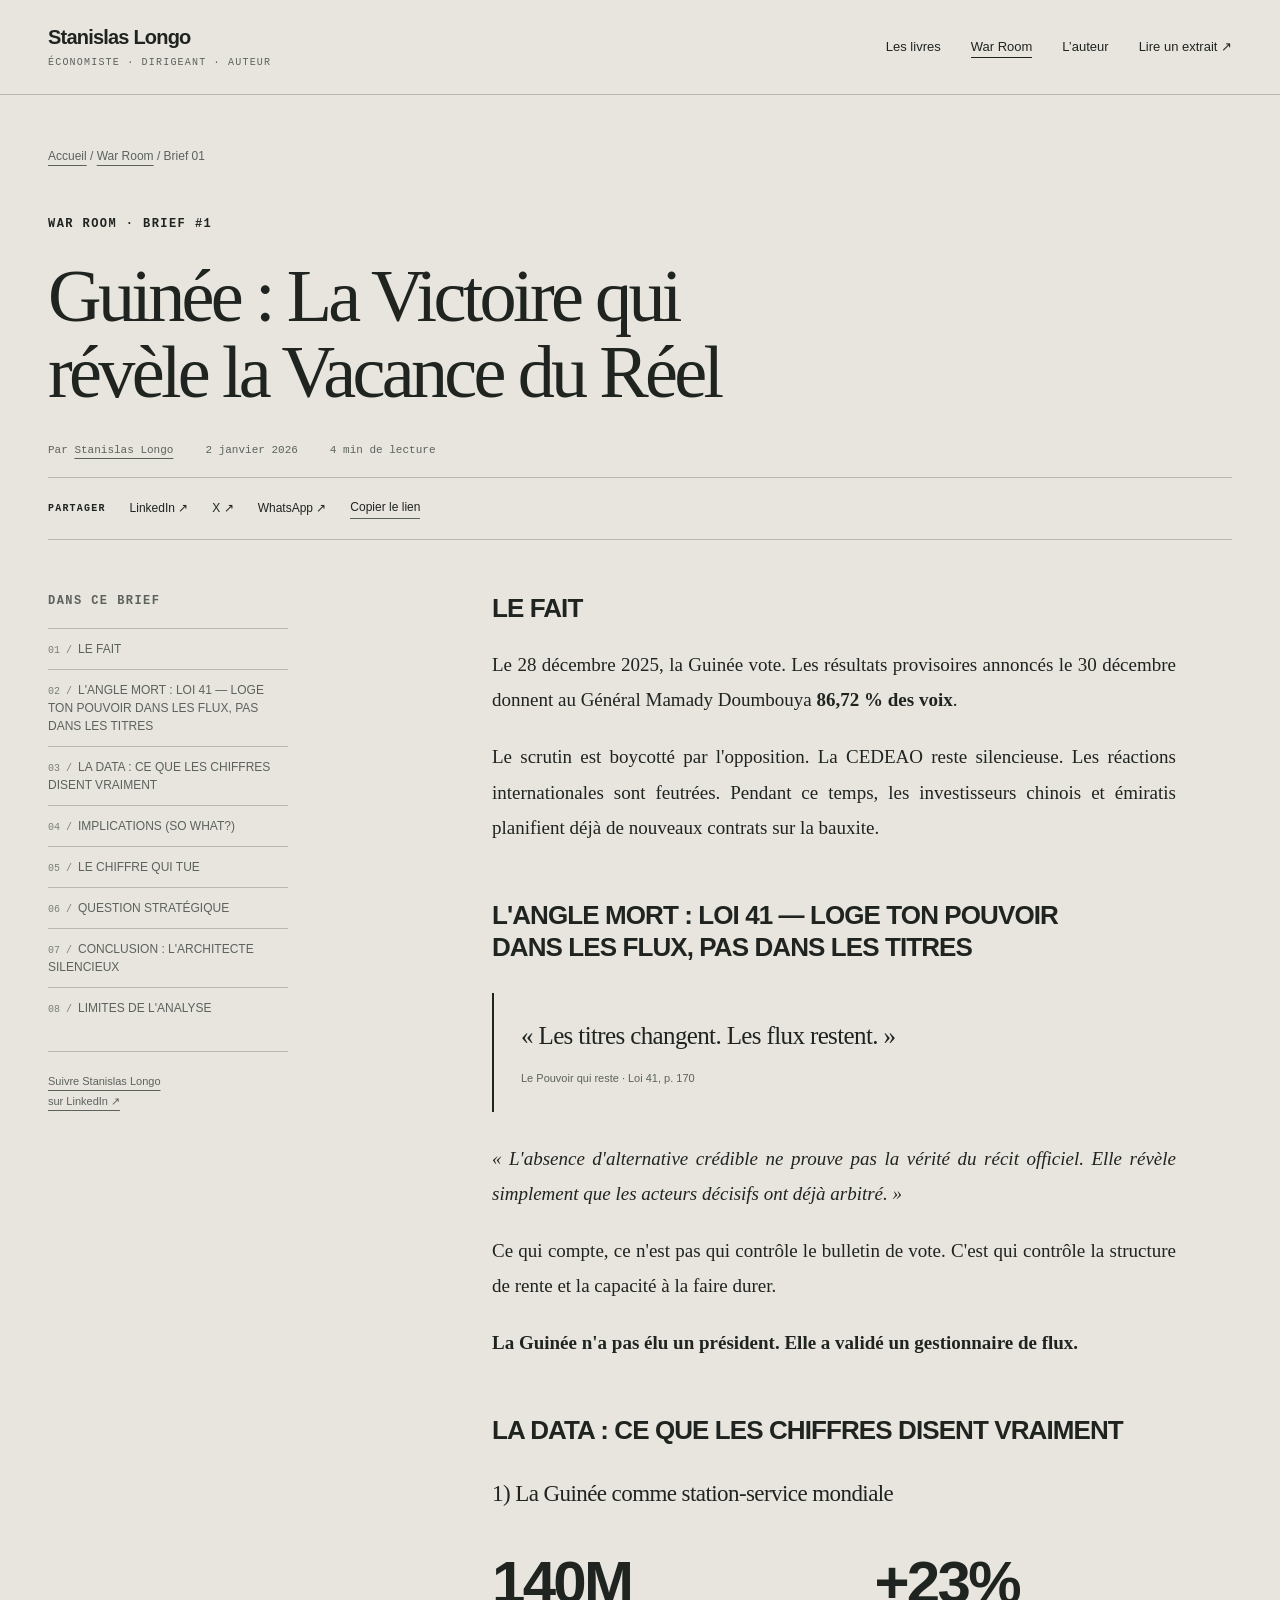
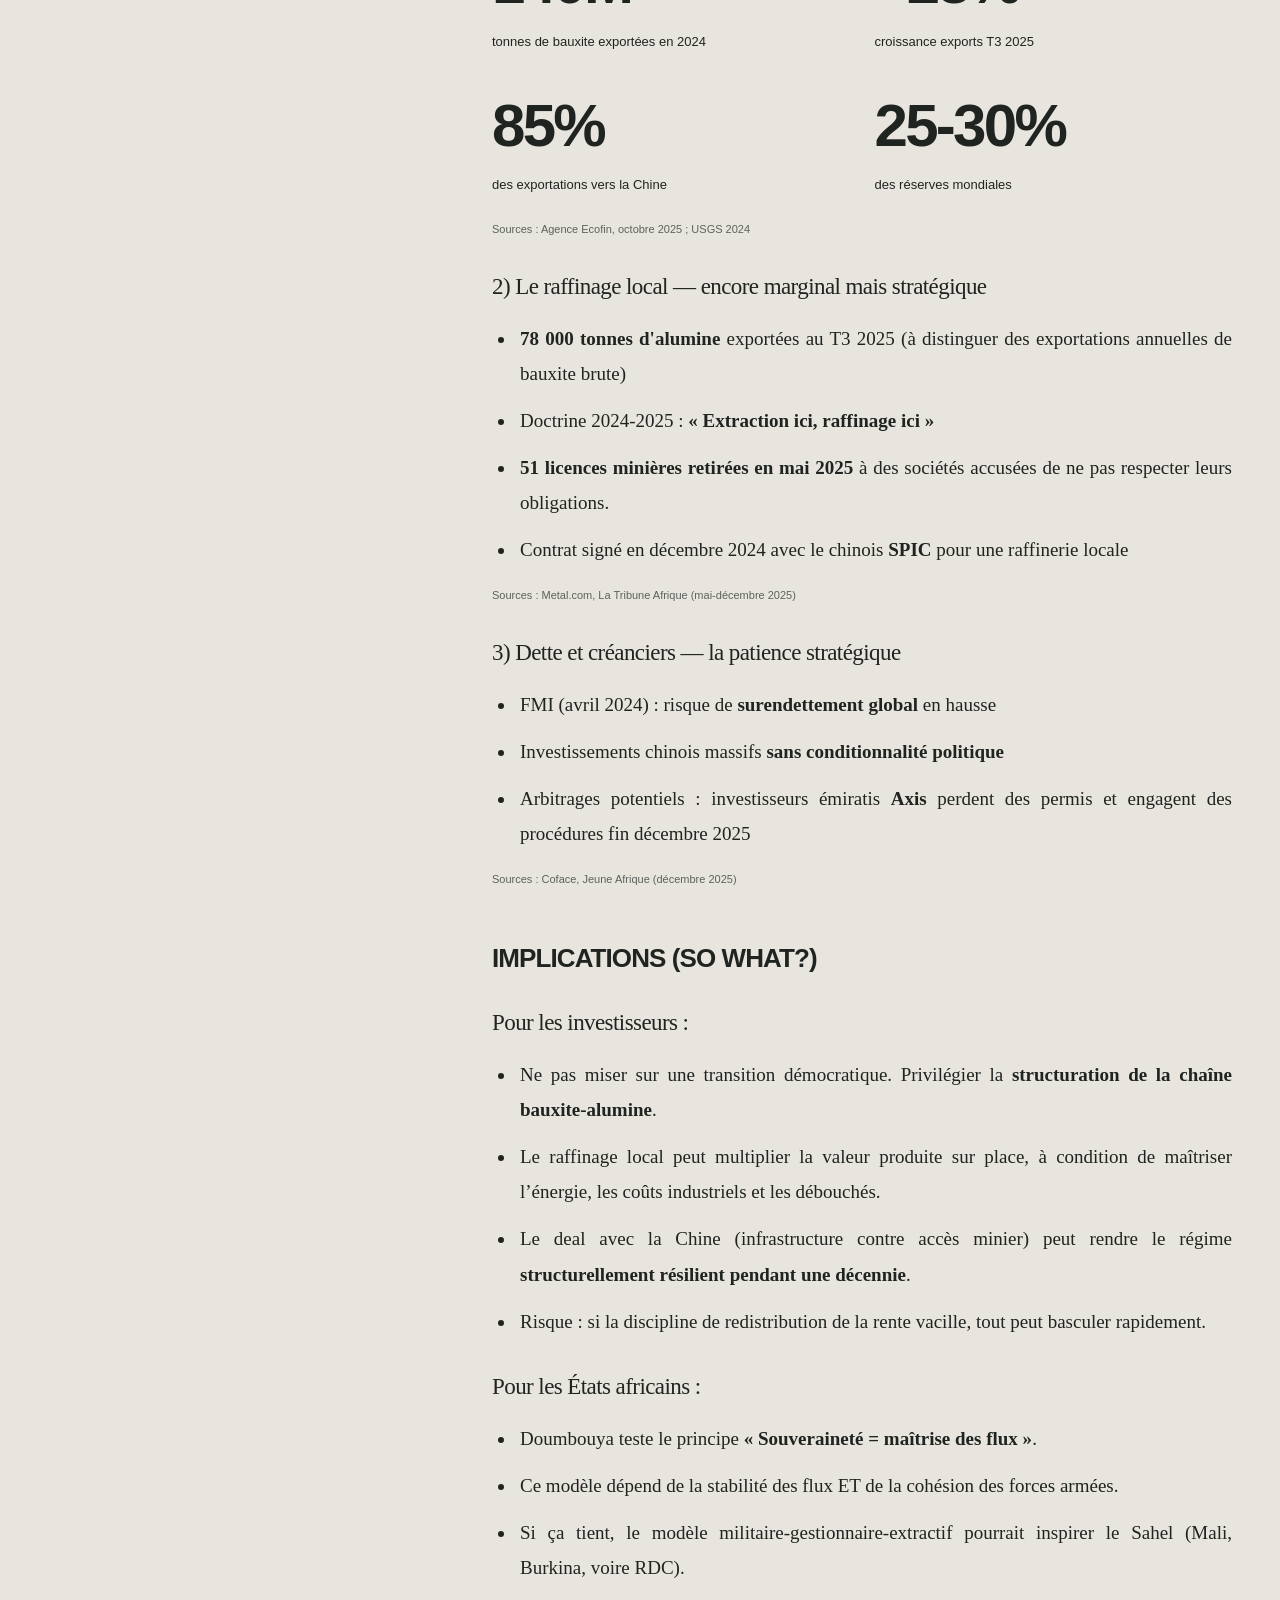
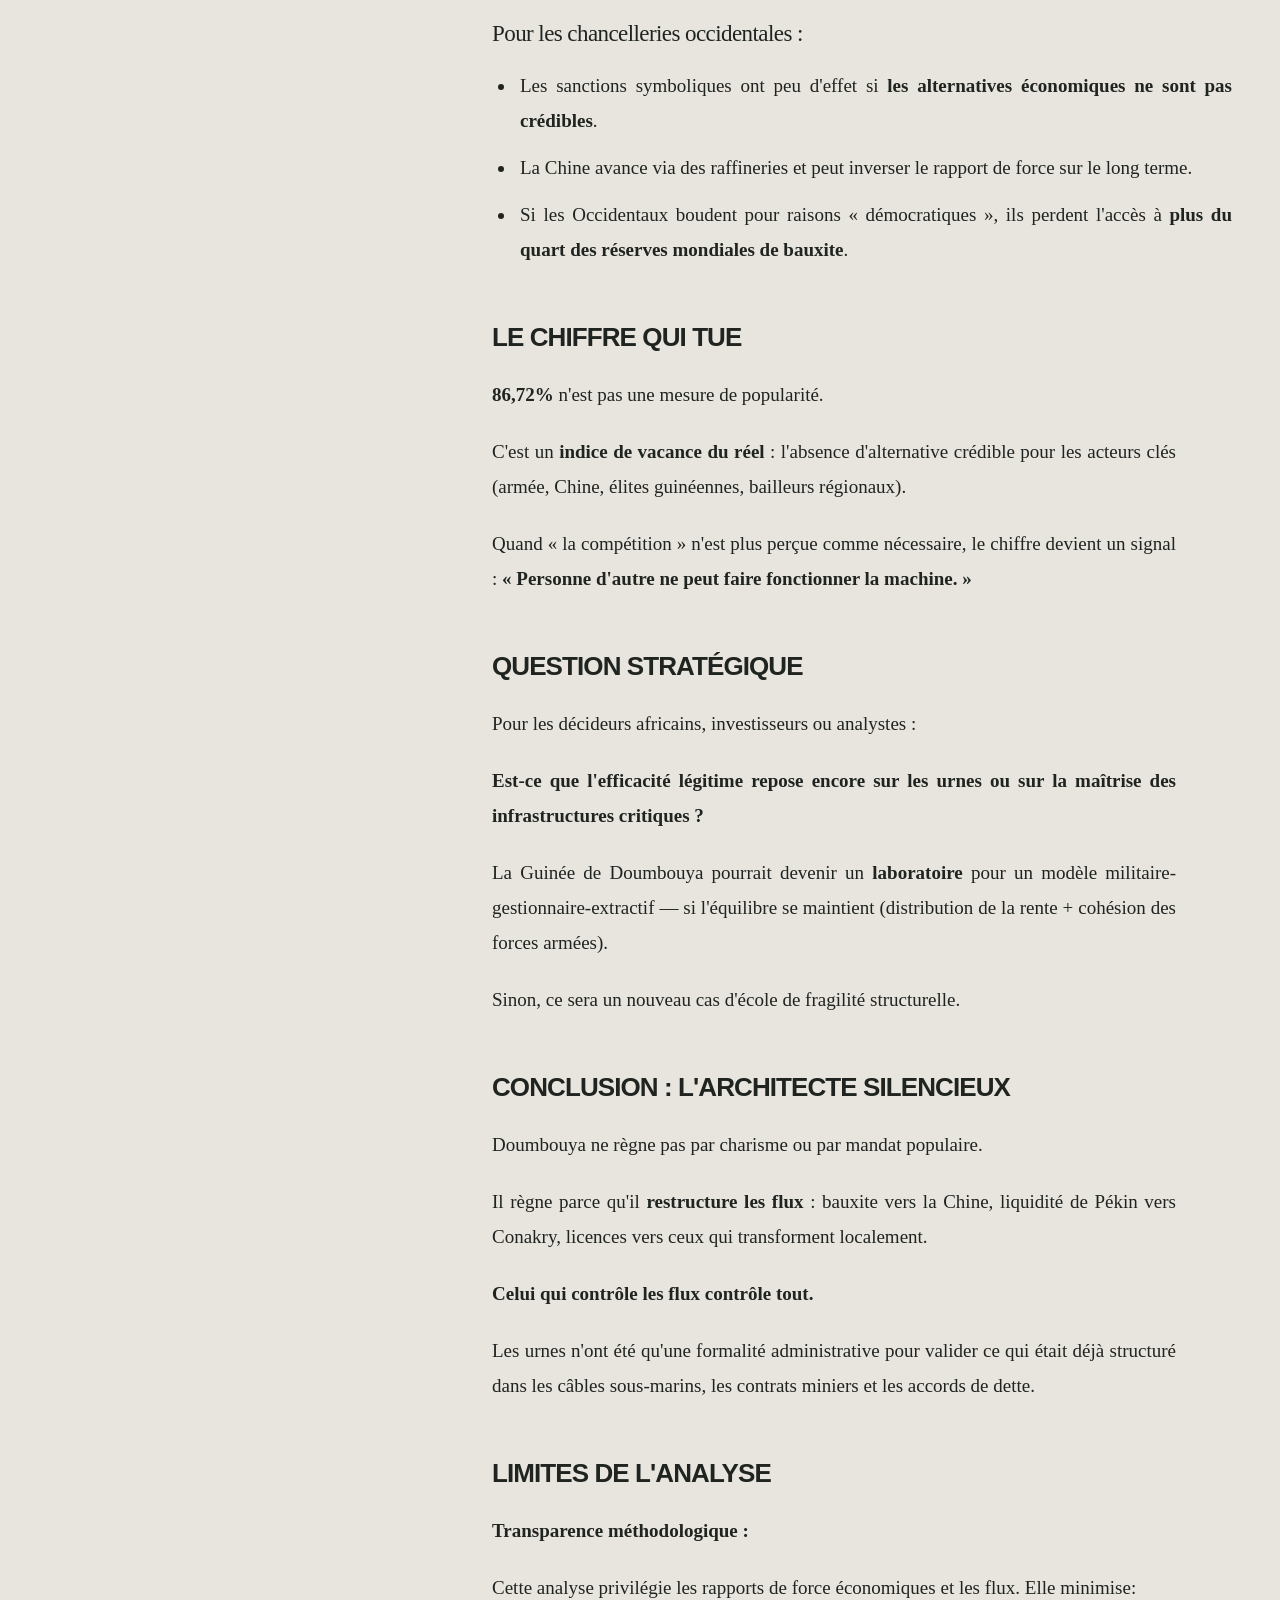
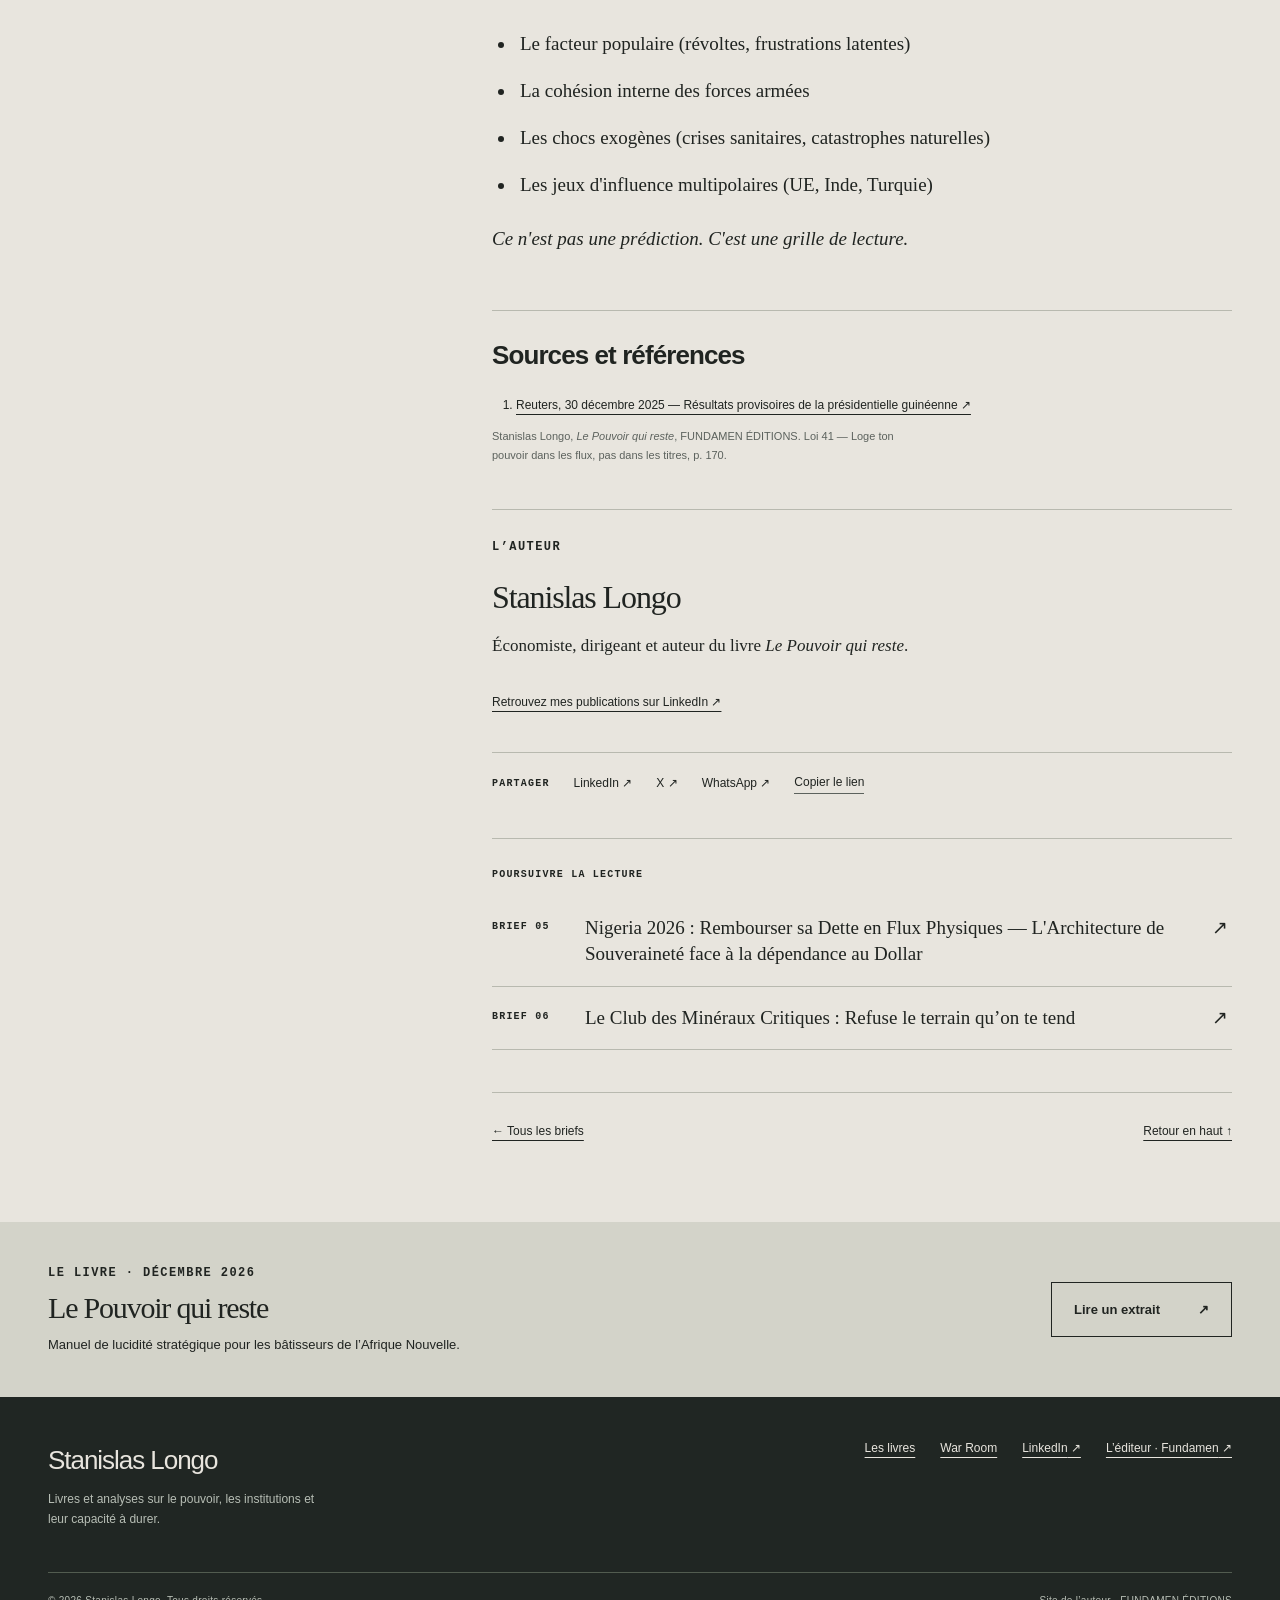
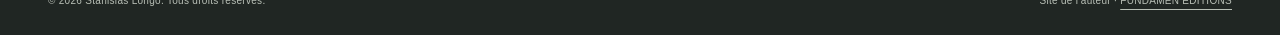
<file: analyses-war-room/guinee-vacance-du-reel/index.html>
<!doctype html>
<html lang="fr"><head>
<meta charset="utf-8"><meta name="viewport" content="width=device-width, initial-scale=1">
<title>Guinée : La Victoire qui révèle la Vacance du Réel — War Room — Stanislas Longo</title><meta name="description" content="86,72 % des voix. Mais qui tient les flux de bauxite tient une autre forme de pouvoir. La victoire électorale laisse cette question entière.">
<meta name="theme-color" content="#202623"><link rel="canonical" href="https://www.stanislas-longo.com/analyses-war-room/guinee-vacance-du-reel/">
<meta property="og:type" content="article"><meta property="og:locale" content="fr_FR">
<meta property="og:title" content="Guinée : La Victoire qui révèle la Vacance du Réel"><meta property="og:description" content="86,72 % des voix. Mais qui tient les flux de bauxite tient une autre forme de pouvoir. La victoire électorale laisse cette question entière.">
<meta property="og:url" content="https://www.stanislas-longo.com/analyses-war-room/guinee-vacance-du-reel/"><meta property="og:image" content="https://www.stanislas-longo.com/assets/og/brief-01-20261012.jpg">
<meta property="og:image:alt" content="Guinée : La Victoire qui révèle la Vacance du Réel"><meta name="twitter:card" content="summary_large_image">
<meta property="og:site_name" content="Stanislas Longo"><meta property="og:image:secure_url" content="https://www.stanislas-longo.com/assets/og/brief-01-20261012.jpg"><meta property="og:image:type" content="image/jpeg"><meta property="og:image:width" content="1200"><meta property="og:image:height" content="630"><meta name="twitter:image" content="https://www.stanislas-longo.com/assets/og/brief-01-20261012.jpg"><meta name="twitter:image:alt" content="Guinée : La Victoire qui révèle la Vacance du Réel"><meta name="twitter:title" content="Guinée : La Victoire qui révèle la Vacance du Réel"><meta name="twitter:description" content="86,72 % des voix. Mais qui tient les flux de bauxite tient une autre forme de pouvoir. La victoire électorale laisse cette question entière."><meta property="article:published_time" content="2026-01-02"><meta property="article:modified_time" content="2026-10-12">
<link rel="stylesheet" href="/assets/site.css?v=20261012"><script src="/assets/site.js?v=20261012" defer></script>
<script type="application/ld+json">{"@context": "https://schema.org", "@type": "Article", "headline": "Guinée : La Victoire qui révèle la Vacance du Réel", "description": "86,72 % des voix. Mais qui tient les flux de bauxite tient une autre forme de pouvoir. La victoire électorale laisse cette question entière.", "datePublished": "2026-01-02", "dateModified": "2026-10-12", "author": {"@type": "Person", "name": "Stanislas Longo", "url": "https://www.stanislas-longo.com/#auteur"}, "mainEntityOfPage": "https://www.stanislas-longo.com/analyses-war-room/guinee-vacance-du-reel/", "image": "https://www.stanislas-longo.com/assets/og/brief-01-20261012.jpg"}</script>
</head><body><a class="skip" href="#contenu">Aller au contenu</a>
<header class="site-header"><div class="shell header-inner">
<a class="brand" href="/">Stanislas Longo<small>Économiste · Dirigeant · Auteur</small></a>
<nav class="main-nav" aria-label="Navigation principale"><a href="/#livre">Les livres</a><a href="/analyses-war-room/" aria-current="page">War Room</a><a href="/#auteur">L’auteur</a><a href="/#form-section">Lire un extrait ↗</a></nav>
</div></header><main id="contenu"><div class="shell"><header class="reading-header"><div class="breadcrumb"><a href="/">Accueil</a> / <a href="/analyses-war-room/">War Room</a> / Brief 01</div><p class="eyebrow">War Room · Brief #1</p><h1>Guinée : La Victoire qui révèle la Vacance du Réel</h1><div class="article-meta"><span>Par <a href="/#auteur">Stanislas Longo</a></span><time datetime="2026-01-02">2 janvier 2026</time><span>4 min de lecture</span></div><div class="share-row" aria-label="Partager cette analyse"><span class="small-label">Partager</span><a href="https://www.linkedin.com/sharing/share-offsite/?url=https%3A%2F%2Fwww.stanislas-longo.com%2Fanalyses-war-room%2Fguinee-vacance-du-reel%2F" target="_blank" rel="noopener noreferrer">LinkedIn ↗</a><a href="https://twitter.com/intent/tweet?text=Guin%C3%A9e%20%3A%20La%20Victoire%20qui%20r%C3%A9v%C3%A8le%20la%20Vacance%20du%20R%C3%A9el&amp;url=https%3A%2F%2Fwww.stanislas-longo.com%2Fanalyses-war-room%2Fguinee-vacance-du-reel%2F" target="_blank" rel="noopener noreferrer">X ↗</a><a href="https://wa.me/?text=Guin%C3%A9e%20%3A%20La%20Victoire%20qui%20r%C3%A9v%C3%A8le%20la%20Vacance%20du%20R%C3%A9el%20https%3A%2F%2Fwww.stanislas-longo.com%2Fanalyses-war-room%2Fguinee-vacance-du-reel%2F" target="_blank" rel="noopener noreferrer">WhatsApp ↗</a><button class="copy-link" type="button" data-copy-url="https://www.stanislas-longo.com/analyses-war-room/guinee-vacance-du-reel/">Copier le lien</button><span class="copy-status" role="status" aria-live="polite"></span></div></header><div class="reading-grid"><aside class="reading-aside"><div class="aside-sticky"><p class="small-label">Dans ce brief</p><nav class="brief-toc" aria-label="Sommaire de l’analyse"><ol><li><a href="#section-1">LE FAIT</a></li><li><a href="#section-2">L'ANGLE MORT : LOI 41 — LOGE TON POUVOIR DANS LES FLUX, PAS DANS LES TITRES</a></li><li><a href="#section-3">LA DATA : CE QUE LES CHIFFRES DISENT VRAIMENT</a></li><li><a href="#section-4">IMPLICATIONS (SO WHAT?)</a></li><li><a href="#section-5">LE CHIFFRE QUI TUE</a></li><li><a href="#section-6">QUESTION STRATÉGIQUE</a></li><li><a href="#section-7">CONCLUSION : L'ARCHITECTE SILENCIEUX</a></li><li><a href="#section-8">LIMITES DE L'ANALYSE</a></li></ol></nav><a class="aside-follow" href="https://www.linkedin.com/in/stanislas-longo-mba-631a1130" target="_blank" rel="noopener noreferrer">Suivre Stanislas Longo<br>sur LinkedIn ↗</a></div></aside><article class="reading-body" aria-label="Texte du brief"><section class="brief-section" id="section-1">
                <h2>LE FAIT</h2>
                <p>Le 28 décembre 2025, la Guinée vote. Les résultats provisoires annoncés le 30 décembre donnent au Général Mamady Doumbouya <strong>86,72 % des voix</strong>.</p><p>Le scrutin est boycotté par l'opposition. La CEDEAO reste silencieuse. Les réactions internationales sont feutrées. Pendant ce temps, les investisseurs chinois et émiratis planifient déjà de nouveaux contrats sur la bauxite.</p>
            </section>
            
<section class="brief-section" id="section-2">
                <h2>L'ANGLE MORT : LOI 41 — LOGE TON POUVOIR DANS LES FLUX, PAS DANS LES TITRES</h2>
                <blockquote class="law-quote">« Les titres changent. Les flux restent. »<cite>Le Pouvoir qui reste · Loi 41, p. 170</cite></blockquote><p><em>« L'absence d'alternative crédible ne prouve pas la vérité du récit officiel. Elle révèle simplement que les acteurs décisifs ont déjà arbitré. »</em></p>
                <p>Ce qui compte, ce n'est pas qui contrôle le bulletin de vote. C'est qui contrôle la structure de rente et la capacité à la faire durer.</p>
                <p><strong>La Guinée n'a pas élu un président. Elle a validé un gestionnaire de flux.</strong></p>
            </section>
            
<section class="brief-section" id="section-3">
                <h2>LA DATA : CE QUE LES CHIFFRES DISENT VRAIMENT</h2>
                <h3>1) La Guinée comme station-service mondiale</h3>
                <div class="data-grid">
                    <div class="data-card"><div class="data-number">140M</div><div class="data-label">tonnes de bauxite exportées en 2024</div></div>
                    <div class="data-card"><div class="data-number">+23%</div><div class="data-label">croissance exports T3 2025</div></div>
                    <div class="data-card"><div class="data-number">85%</div><div class="data-label">des exportations vers la Chine</div></div>
                    <div class="data-card"><div class="data-number">25-30%</div><div class="data-label">des réserves mondiales</div></div>
                </div>
                <p class="source">Sources : Agence Ecofin, octobre 2025 ; USGS 2024</p>
                <h3>2) Le raffinage local — encore marginal mais stratégique</h3>
                <ul>
                    <li><strong>78 000 tonnes d'alumine</strong> exportées au T3 2025 (à distinguer des exportations annuelles de bauxite brute)</li>
                    <li>Doctrine 2024-2025 : <strong>« Extraction ici, raffinage ici »</strong></li>
                    <li><strong>51 licences minières retirées en mai 2025</strong> à des sociétés accusées de ne pas respecter leurs obligations.</li><li>Contrat signé en décembre 2024 avec le chinois <strong>SPIC</strong> pour une raffinerie locale</li>
                </ul>
                <p class="source">Sources : Metal.com, La Tribune Afrique (mai-décembre 2025)</p>
                <h3>3) Dette et créanciers — la patience stratégique</h3>
                <ul>
                    <li>FMI (avril 2024) : risque de <strong>surendettement global</strong> en hausse</li>
                    <li>Investissements chinois massifs <strong>sans conditionnalité politique</strong></li>
                    <li>Arbitrages potentiels : investisseurs émiratis <strong>Axis</strong> perdent des permis et engagent des procédures fin décembre 2025</li>
                </ul>
                <p class="source">Sources : Coface, Jeune Afrique (décembre 2025)</p>
            </section>
            
<section class="brief-section" id="section-4">
                <h2>IMPLICATIONS (SO WHAT?)</h2>
                <h3>Pour les investisseurs :</h3>
                <ul>
                    <li>Ne pas miser sur une transition démocratique. Privilégier la <strong>structuration de la chaîne bauxite-alumine</strong>.</li>
                    <li>Le raffinage local peut multiplier la valeur produite sur place, à condition de maîtriser l’énergie, les coûts industriels et les débouchés.</li><li>Le deal avec la Chine (infrastructure contre accès minier) peut rendre le régime <strong>structurellement résilient pendant une décennie</strong>.</li>
                    <li>Risque : si la discipline de redistribution de la rente vacille, tout peut basculer rapidement.</li>
                </ul>
                <h3>Pour les États africains :</h3>
                <ul>
                    <li>Doumbouya teste le principe <strong>« Souveraineté = maîtrise des flux »</strong>.</li>
                    <li>Ce modèle dépend de la stabilité des flux ET de la cohésion des forces armées.</li>
                    <li>Si ça tient, le modèle militaire-gestionnaire-extractif pourrait inspirer le Sahel (Mali, Burkina, voire RDC).</li>
                </ul>
                <h3>Pour les chancelleries occidentales :</h3>
                <ul>
                    <li>Les sanctions symboliques ont peu d'effet si <strong>les alternatives économiques ne sont pas crédibles</strong>.</li>
                    <li>La Chine avance via des raffineries et peut inverser le rapport de force sur le long terme.</li>
                    <li>Si les Occidentaux boudent pour raisons « démocratiques », ils perdent l'accès à <strong>plus du quart des réserves mondiales de bauxite</strong>.</li>
                </ul>
            </section>
            
<section class="brief-section" id="section-5">
                <h2>LE CHIFFRE QUI TUE</h2>
                <p><strong>86,72%</strong> n'est pas une mesure de popularité.</p>
                <p>C'est un <strong>indice de vacance du réel</strong> : l'absence d'alternative crédible pour les acteurs clés (armée, Chine, élites guinéennes, bailleurs régionaux).</p>
                <p>Quand « la compétition » n'est plus perçue comme nécessaire, le chiffre devient un signal : <strong>« Personne d'autre ne peut faire fonctionner la machine. »</strong></p>
            </section>
            
<section class="brief-section" id="section-6">
                <h2>QUESTION STRATÉGIQUE</h2>
                <p>Pour les décideurs africains, investisseurs ou analystes :</p>
                <p><strong>Est-ce que l'efficacité légitime repose encore sur les urnes ou sur la maîtrise des infrastructures critiques ?</strong></p>
                <p>La Guinée de Doumbouya pourrait devenir un <strong>laboratoire</strong> pour un modèle militaire-gestionnaire-extractif — si l'équilibre se maintient (distribution de la rente + cohésion des forces armées).</p>
                <p>Sinon, ce sera un nouveau cas d'école de fragilité structurelle.</p>
            </section>
            
<section class="brief-section" id="section-7">
                <h2>CONCLUSION : L'ARCHITECTE SILENCIEUX</h2>
                <p>Doumbouya ne règne pas par charisme ou par mandat populaire.</p>
                <p>Il règne parce qu'il <strong>restructure les flux</strong> : bauxite vers la Chine, liquidité de Pékin vers Conakry, licences vers ceux qui transforment localement.</p>
                <p><strong>Celui qui contrôle les flux contrôle tout.</strong></p>
                <p>Les urnes n'ont été qu'une formalité administrative pour valider ce qui était déjà structuré dans les câbles sous-marins, les contrats miniers et les accords de dette.</p>
            </section>
            
<section class="brief-section" id="section-8">
                <h2>LIMITES DE L'ANALYSE</h2>
                <p><strong>Transparence méthodologique :</strong></p>
                <p>Cette analyse privilégie les rapports de force économiques et les flux. Elle minimise:</p>
                <ul>
                    <li>Le facteur populaire (révoltes, frustrations latentes)</li>
                    <li>La cohésion interne des forces armées</li>
                    <li>Les chocs exogènes (crises sanitaires, catastrophes naturelles)</li>
                    <li>Les jeux d'influence multipolaires (UE, Inde, Turquie)</li>
                </ul>
                <p><em>Ce n'est pas une prédiction. C'est une grille de lecture.</em></p>
            </section>
        <section class="source-list" id="sources"><h2>Sources et références</h2><ol><li id="source-1"><a href="https://www.reuters.com/world/africa/guinea-coup-leader-doumbouya-wins-presidential-election-provisional-results-show-2025-12-30/" target="_blank" rel="noopener noreferrer">Reuters, 30 décembre 2025 — Résultats provisoires de la présidentielle guinéenne ↗</a></li></ol><p>Stanislas Longo, <em>Le Pouvoir qui reste</em>, FUNDAMEN ÉDITIONS. Loi 41 — Loge ton pouvoir dans les flux, pas dans les titres, p. 170.</p></section><div class="author-signature"><p class="small-label">L’auteur</p><h2>Stanislas Longo</h2><p>Économiste, dirigeant et auteur du livre <em>Le Pouvoir qui reste</em>.</p><a href="https://www.linkedin.com/in/stanislas-longo-mba-631a1130" target="_blank" rel="noopener noreferrer">Retrouvez mes publications sur LinkedIn ↗</a></div><div class="share-row" aria-label="Partager cette analyse"><span class="small-label">Partager</span><a href="https://www.linkedin.com/sharing/share-offsite/?url=https%3A%2F%2Fwww.stanislas-longo.com%2Fanalyses-war-room%2Fguinee-vacance-du-reel%2F" target="_blank" rel="noopener noreferrer">LinkedIn ↗</a><a href="https://twitter.com/intent/tweet?text=Guin%C3%A9e%20%3A%20La%20Victoire%20qui%20r%C3%A9v%C3%A8le%20la%20Vacance%20du%20R%C3%A9el&amp;url=https%3A%2F%2Fwww.stanislas-longo.com%2Fanalyses-war-room%2Fguinee-vacance-du-reel%2F" target="_blank" rel="noopener noreferrer">X ↗</a><a href="https://wa.me/?text=Guin%C3%A9e%20%3A%20La%20Victoire%20qui%20r%C3%A9v%C3%A8le%20la%20Vacance%20du%20R%C3%A9el%20https%3A%2F%2Fwww.stanislas-longo.com%2Fanalyses-war-room%2Fguinee-vacance-du-reel%2F" target="_blank" rel="noopener noreferrer">WhatsApp ↗</a><button class="copy-link" type="button" data-copy-url="https://www.stanislas-longo.com/analyses-war-room/guinee-vacance-du-reel/">Copier le lien</button><span class="copy-status" role="status" aria-live="polite"></span></div><nav class="related-briefs" aria-label="Poursuivre la lecture"><p class="small-label">Poursuivre la lecture</p><a href="/analyses-war-room/nigeria-2026-barter-souverain/"><span class="small-label">Brief 05</span><span>Nigeria 2026 : Rembourser sa Dette en Flux Physiques — L'Architecture de Souveraineté face à la dépendance au Dollar</span><span aria-hidden="true">↗</span></a><a href="/analyses-war-room/2026-club-mineraux-critiques/"><span class="small-label">Brief 06</span><span>Le Club des Minéraux Critiques : Refuse le terrain qu’on te tend</span><span aria-hidden="true">↗</span></a></nav><div class="article-bottom"><a href="/analyses-war-room/">← Tous les briefs</a><a href="#contenu">Retour en haut ↑</a></div></article></div></div></main><aside class="book-strip"><div class="shell"><div><div class="eyebrow">Le livre · Décembre 2026</div><h2>Le Pouvoir qui reste</h2><p>Manuel de lucidité stratégique pour les bâtisseurs de l’Afrique Nouvelle.</p></div><a class="button secondary" href="/#form-section">Lire un extrait <span aria-hidden="true">↗</span></a></div></aside><footer class="site-footer"><div class="shell"><div class="footer-main"><div><div class="footer-name">Stanislas Longo</div><p>Livres et analyses sur le pouvoir, les institutions et leur capacité à durer.</p></div><nav class="footer-links" aria-label="Liens complémentaires"><a href="/#livre">Les livres</a><a href="/analyses-war-room/">War Room</a><a href="https://www.linkedin.com/in/stanislas-longo-mba-631a1130" class="external-link">LinkedIn</a><a href="https://fundamen.fr" class="external-link">L’éditeur · Fundamen</a></nav></div><div class="footer-bottom"><span>© 2026 Stanislas Longo. Tous droits réservés.</span><span>Site de l’auteur · <a href="https://fundamen.fr">FUNDAMEN ÉDITIONS</a></span></div></div></footer></body></html>
</file>
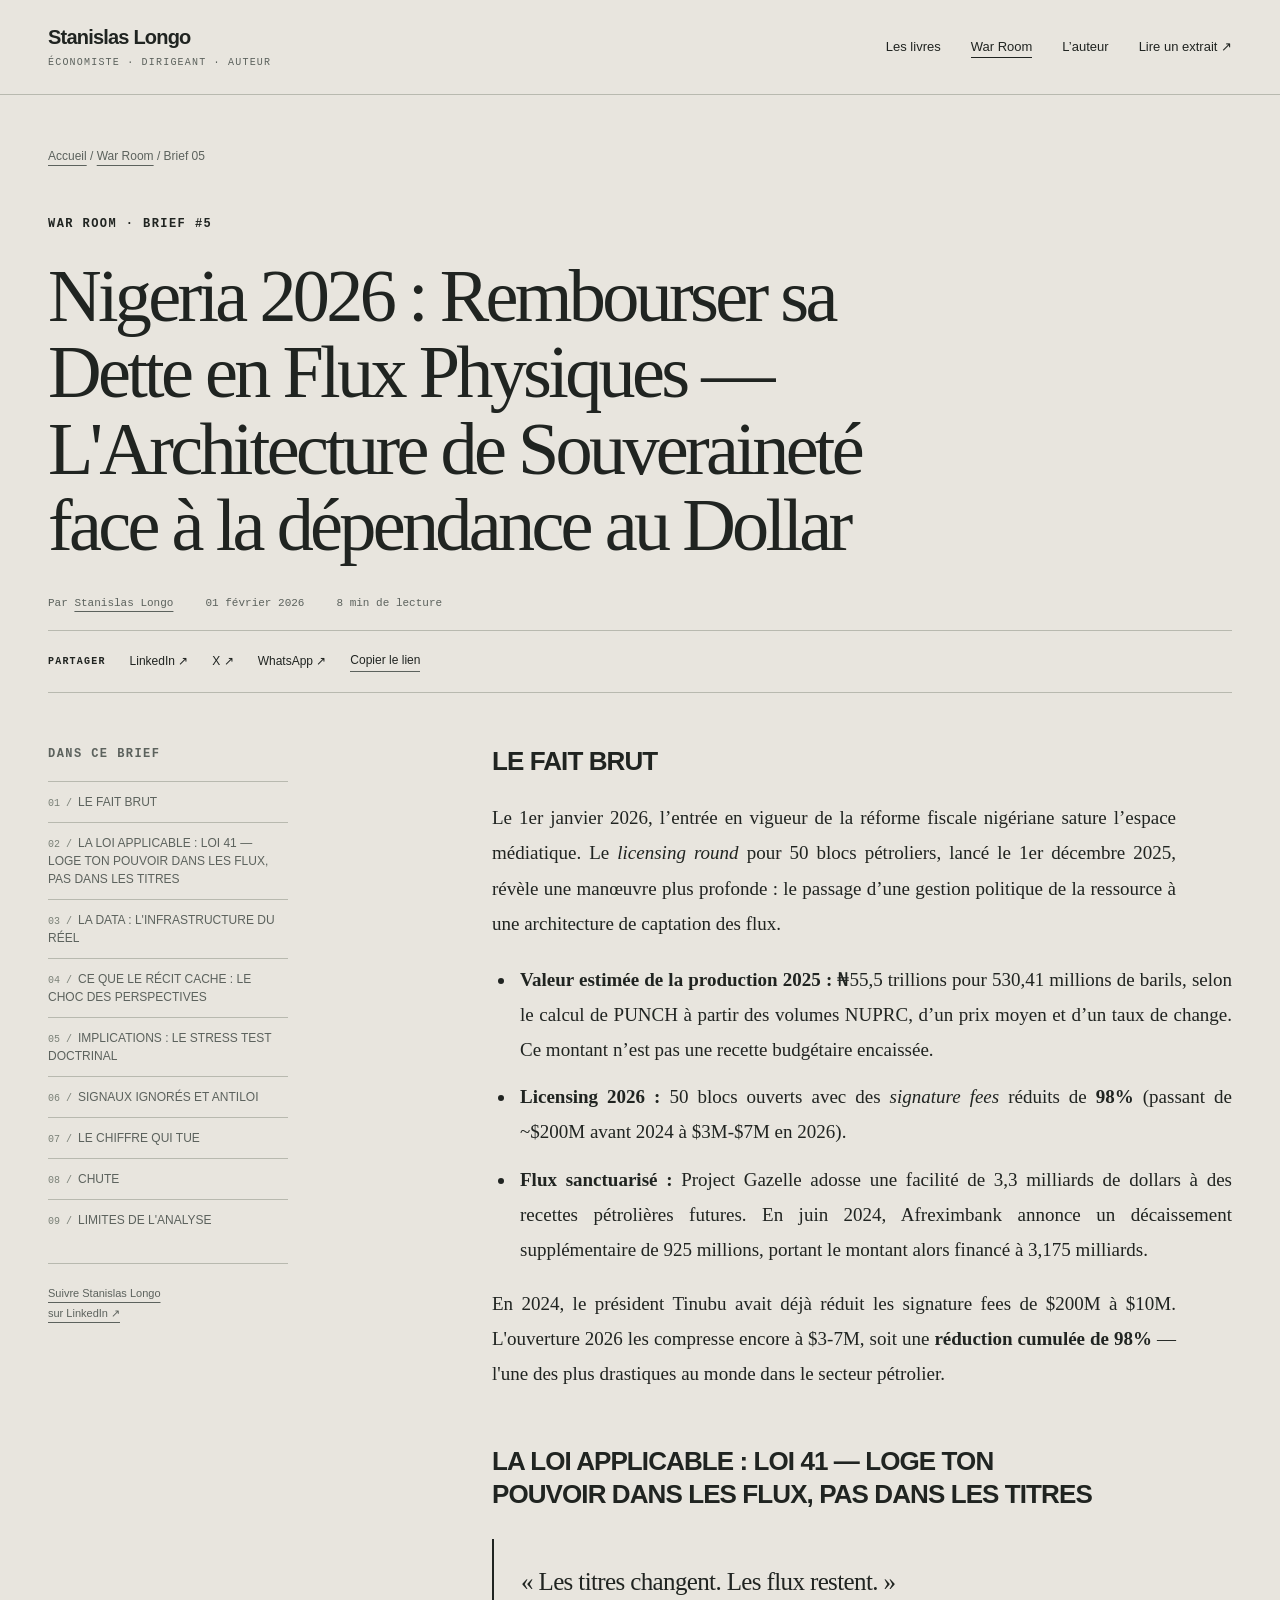
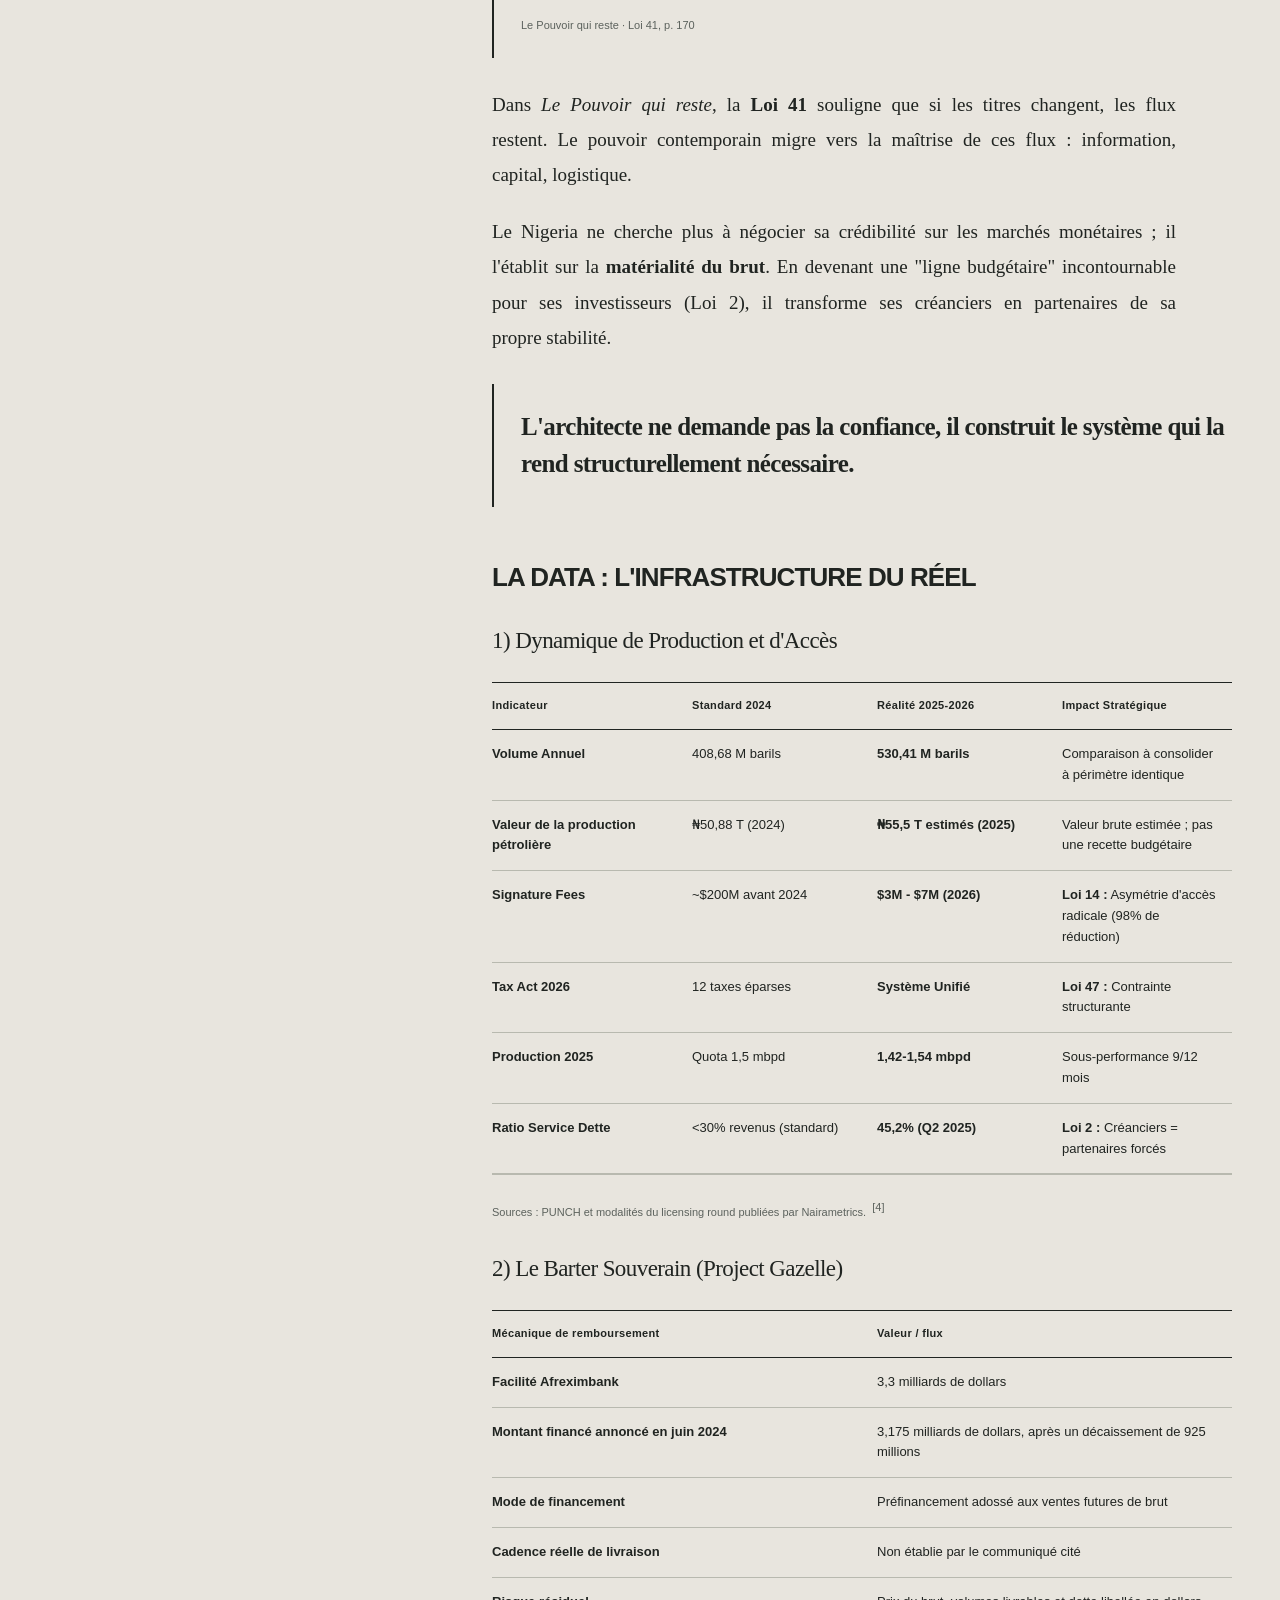
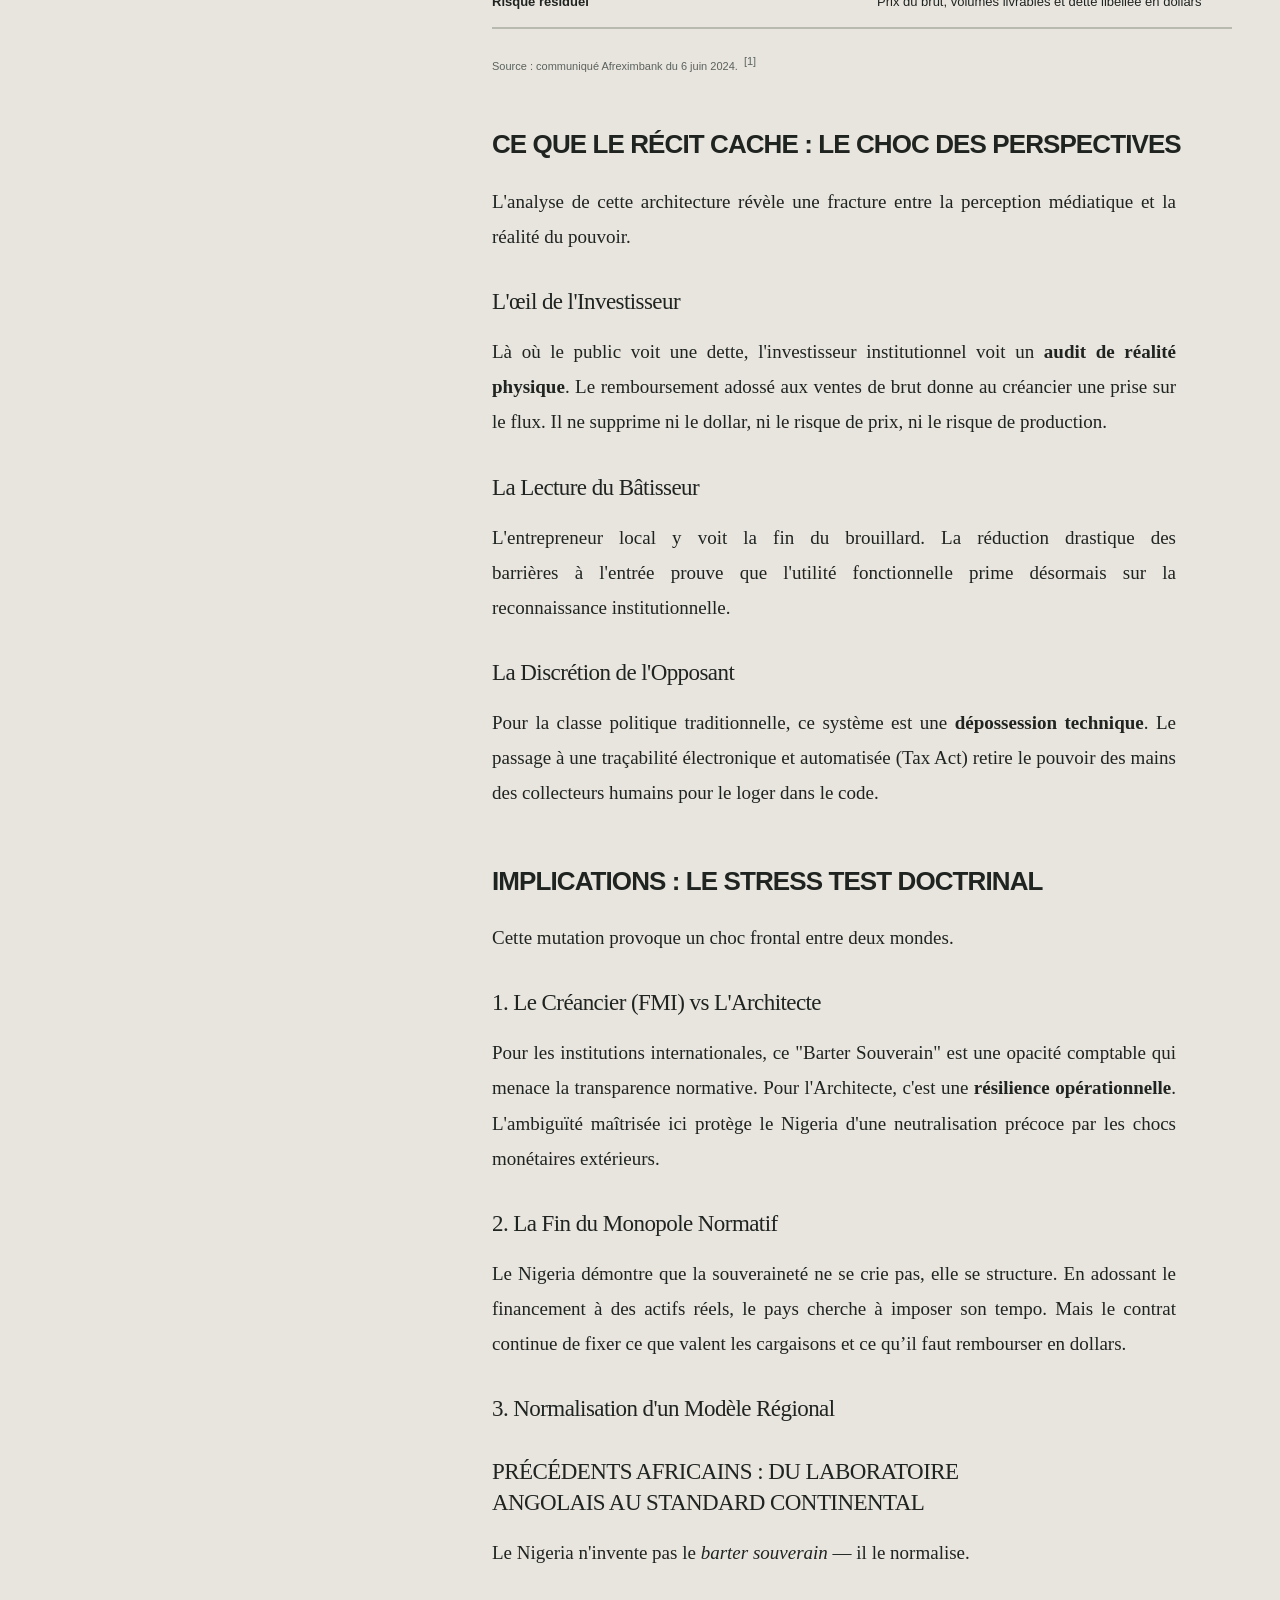
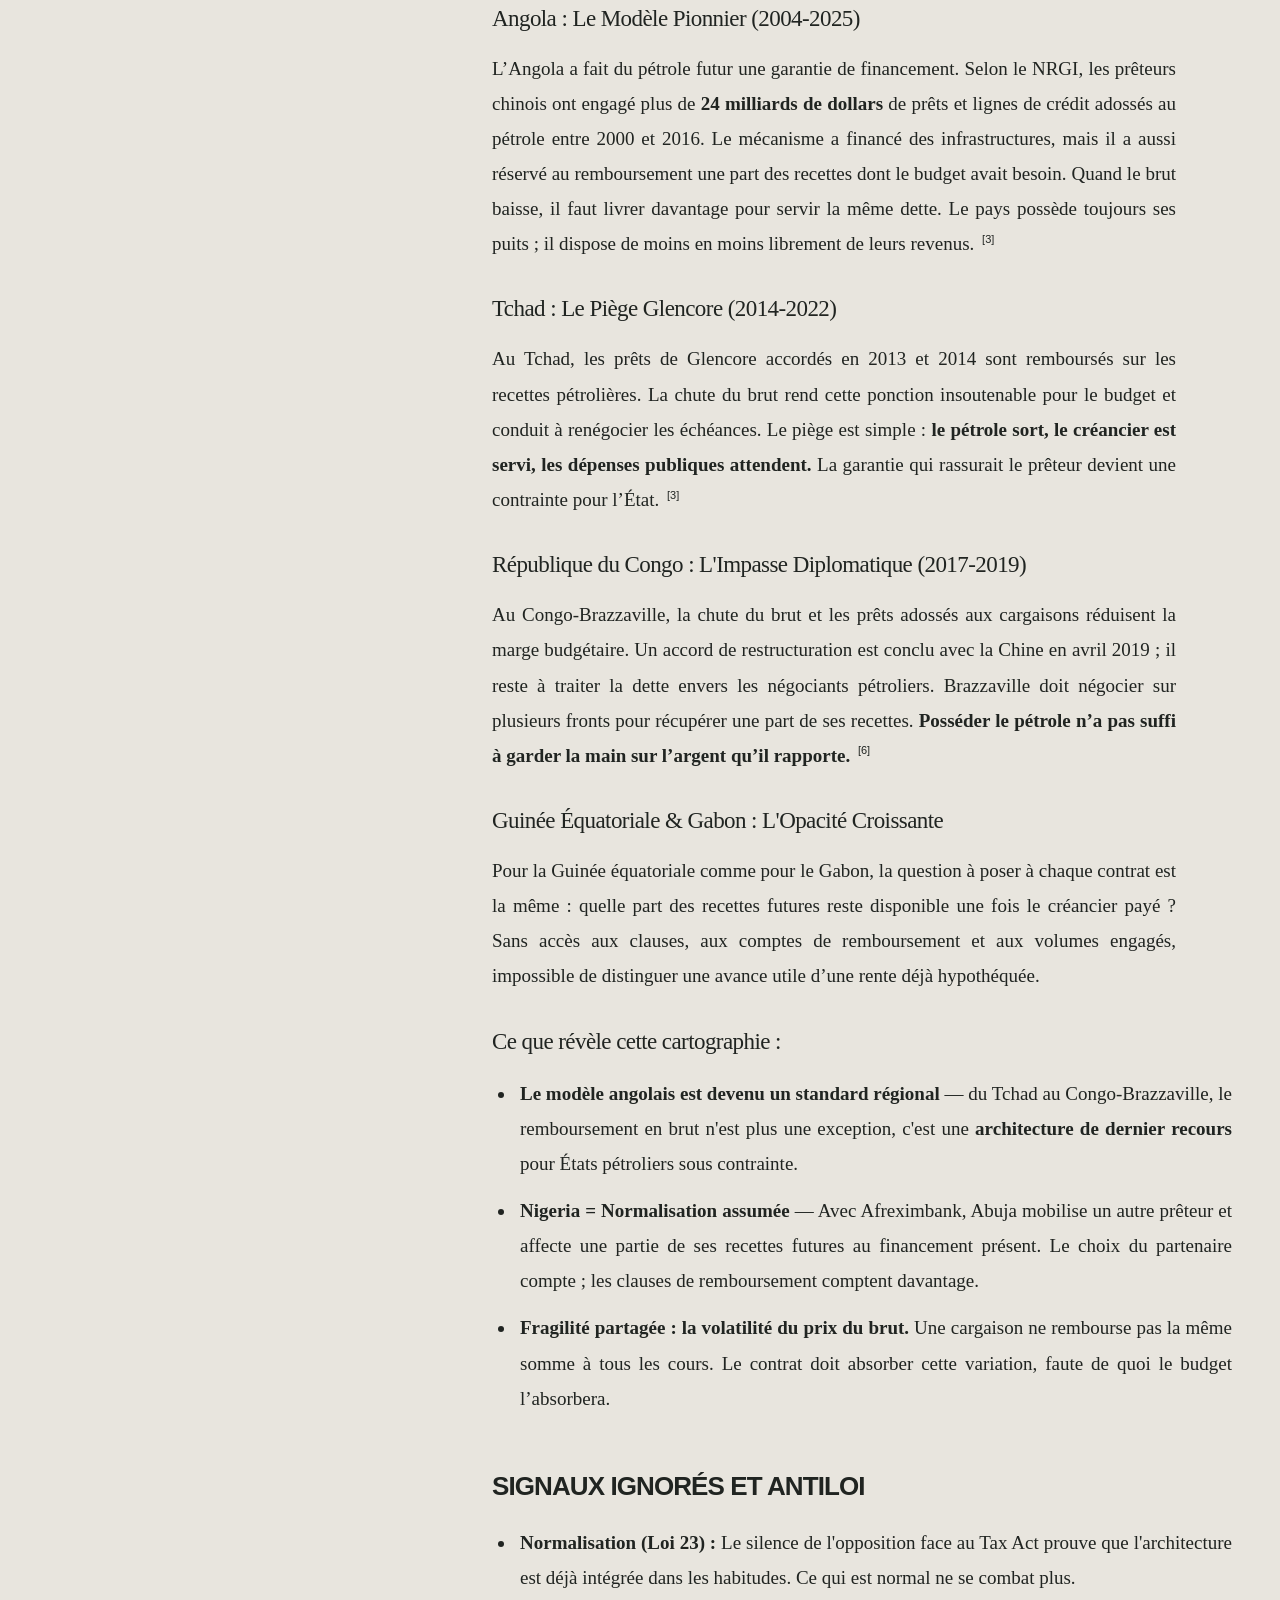
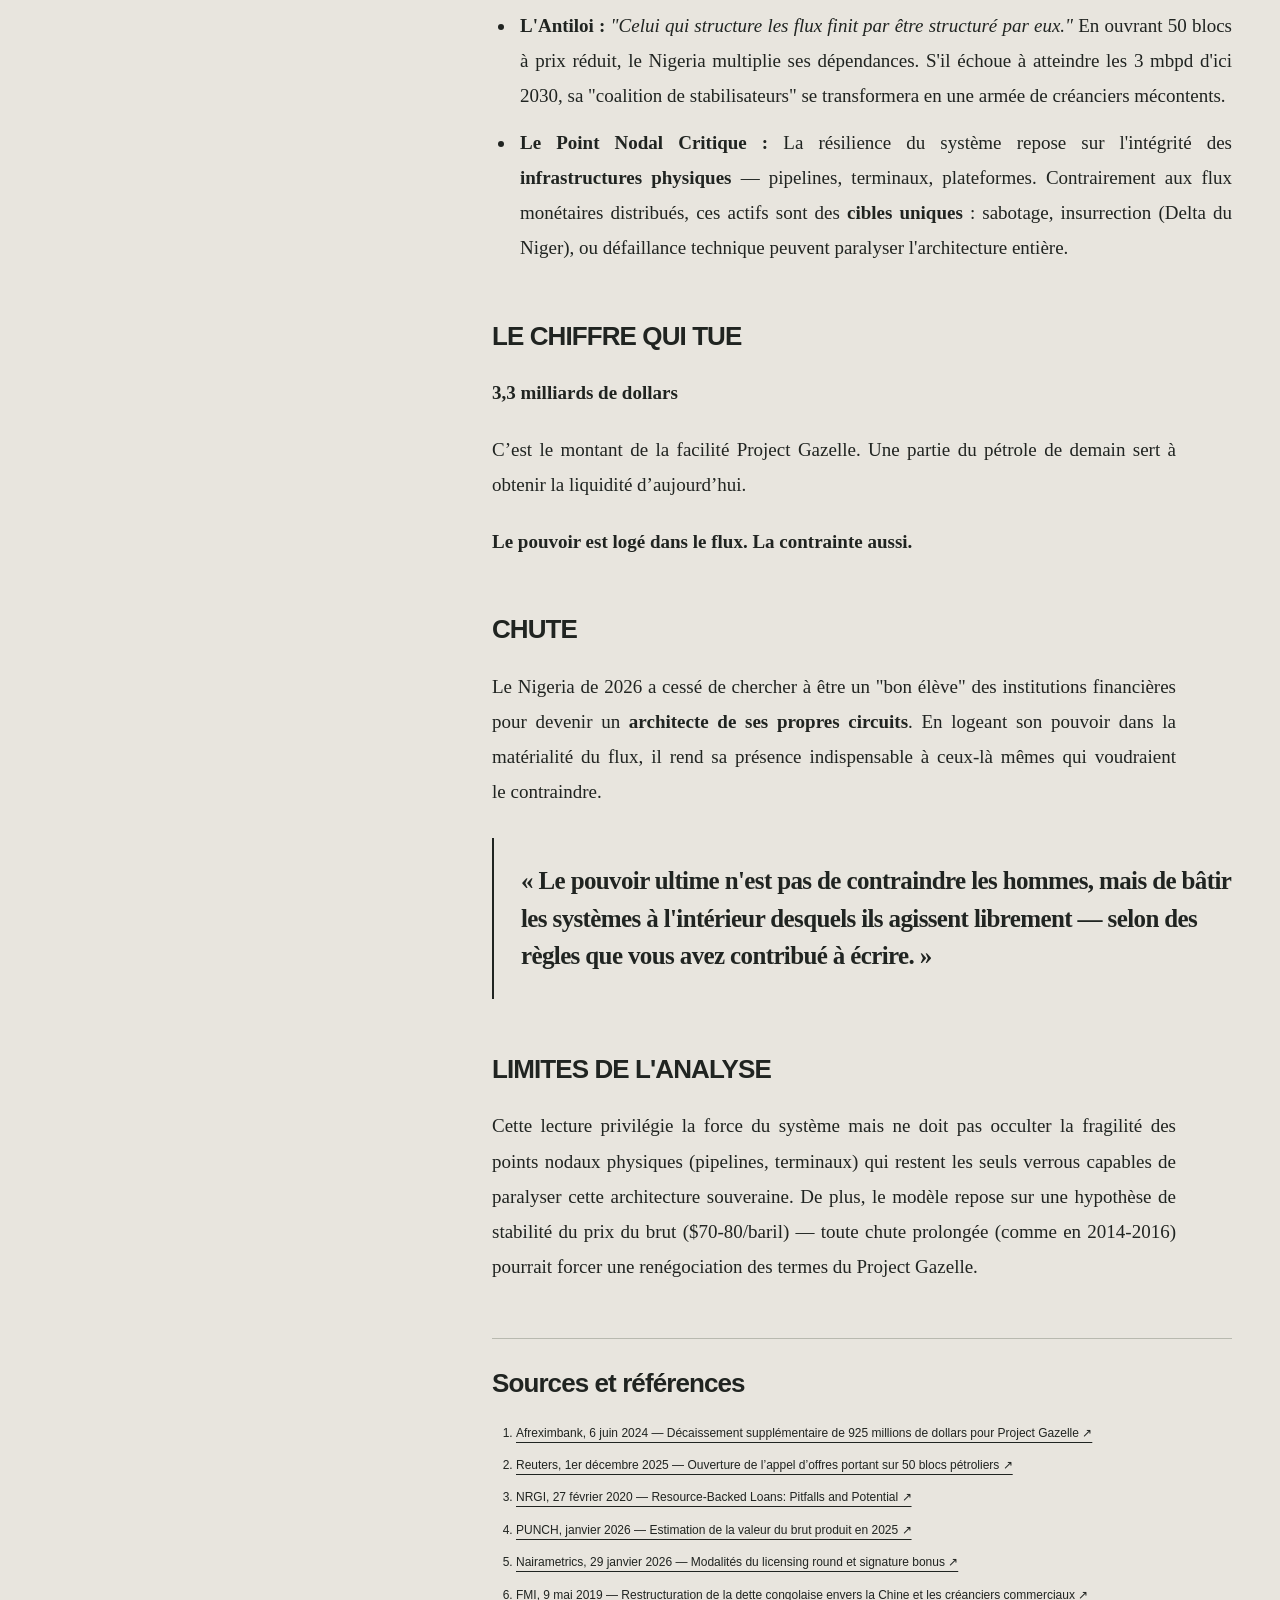
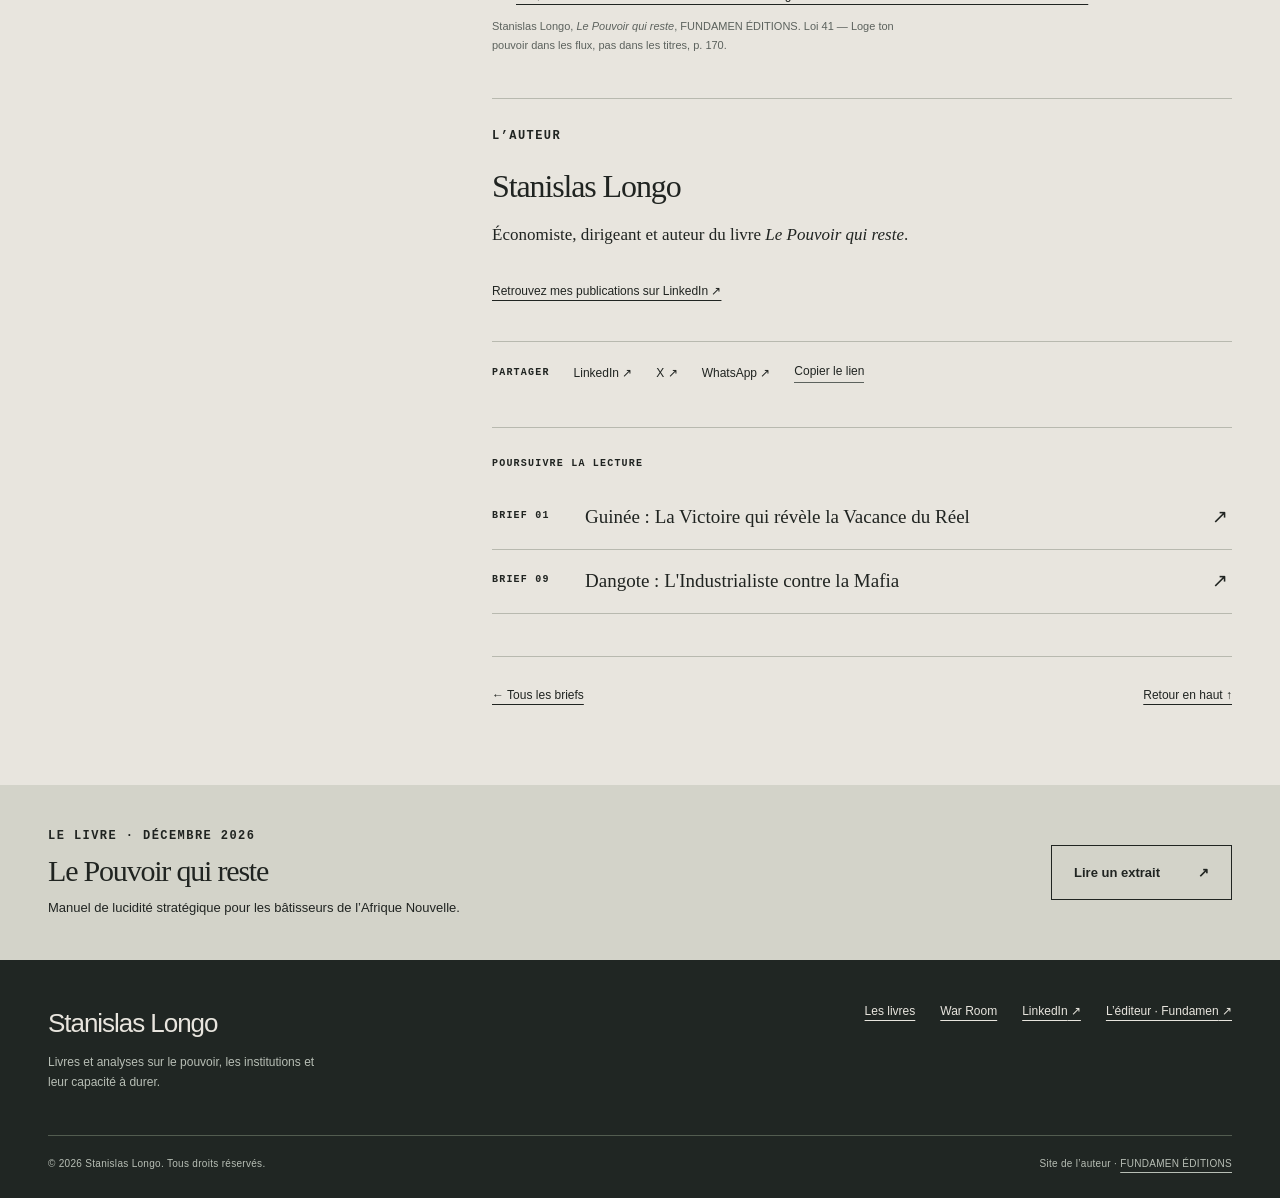
<file: analyses-war-room/nigeria-2026-barter-souverain/index.html>
<!doctype html>
<html lang="fr"><head>
<meta charset="utf-8"><meta name="viewport" content="width=device-width, initial-scale=1">
<title>Nigeria 2026 : Rembourser sa Dette en Flux Physiques — L'Architecture de Souveraineté face à la dépendance au Dollar — War Room — Stanislas Longo</title><meta name="description" content="Le Nigeria engage son pétrole futur pour obtenir des dollars aujourd’hui. Une prise sur les flux, avec le risque d’en perdre la maîtrise.">
<meta name="theme-color" content="#202623"><link rel="canonical" href="https://www.stanislas-longo.com/analyses-war-room/nigeria-2026-barter-souverain/">
<meta property="og:type" content="article"><meta property="og:locale" content="fr_FR">
<meta property="og:title" content="Nigeria 2026 : Rembourser sa Dette en Flux Physiques — L'Architecture de Souveraineté face à la dépendance au Dollar"><meta property="og:description" content="Le Nigeria engage son pétrole futur pour obtenir des dollars aujourd’hui. Une prise sur les flux, avec le risque d’en perdre la maîtrise.">
<meta property="og:url" content="https://www.stanislas-longo.com/analyses-war-room/nigeria-2026-barter-souverain/"><meta property="og:image" content="https://www.stanislas-longo.com/assets/og/brief-05-20261012.jpg">
<meta property="og:image:alt" content="Nigeria 2026 : Rembourser sa Dette en Flux Physiques — L'Architecture de Souveraineté face à la dépendance au Dollar"><meta name="twitter:card" content="summary_large_image">
<meta property="og:site_name" content="Stanislas Longo"><meta property="og:image:secure_url" content="https://www.stanislas-longo.com/assets/og/brief-05-20261012.jpg"><meta property="og:image:type" content="image/jpeg"><meta property="og:image:width" content="1200"><meta property="og:image:height" content="630"><meta name="twitter:image" content="https://www.stanislas-longo.com/assets/og/brief-05-20261012.jpg"><meta name="twitter:image:alt" content="Nigeria 2026 : Rembourser sa Dette en Flux Physiques — L'Architecture de Souveraineté face à la dépendance au Dollar"><meta name="twitter:title" content="Nigeria 2026 : Rembourser sa Dette en Flux Physiques — L'Architecture de Souveraineté face à la dépendance au Dollar"><meta name="twitter:description" content="Le Nigeria engage son pétrole futur pour obtenir des dollars aujourd’hui. Une prise sur les flux, avec le risque d’en perdre la maîtrise."><meta property="article:published_time" content="2026-02-01"><meta property="article:modified_time" content="2026-10-12">
<link rel="stylesheet" href="/assets/site.css?v=20261012"><script src="/assets/site.js?v=20261012" defer></script>
<script type="application/ld+json">{"@context": "https://schema.org", "@type": "Article", "headline": "Nigeria 2026 : Rembourser sa Dette en Flux Physiques — L'Architecture de Souveraineté face à la dépendance au Dollar", "description": "Le Nigeria engage son pétrole futur pour obtenir des dollars aujourd’hui. Une prise sur les flux, avec le risque d’en perdre la maîtrise.", "datePublished": "2026-02-01", "dateModified": "2026-10-12", "author": {"@type": "Person", "name": "Stanislas Longo", "url": "https://www.stanislas-longo.com/#auteur"}, "mainEntityOfPage": "https://www.stanislas-longo.com/analyses-war-room/nigeria-2026-barter-souverain/", "image": "https://www.stanislas-longo.com/assets/og/brief-05-20261012.jpg"}</script>
</head><body><a class="skip" href="#contenu">Aller au contenu</a>
<header class="site-header"><div class="shell header-inner">
<a class="brand" href="/">Stanislas Longo<small>Économiste · Dirigeant · Auteur</small></a>
<nav class="main-nav" aria-label="Navigation principale"><a href="/#livre">Les livres</a><a href="/analyses-war-room/" aria-current="page">War Room</a><a href="/#auteur">L’auteur</a><a href="/#form-section">Lire un extrait ↗</a></nav>
</div></header><main id="contenu"><div class="shell"><header class="reading-header"><div class="breadcrumb"><a href="/">Accueil</a> / <a href="/analyses-war-room/">War Room</a> / Brief 05</div><p class="eyebrow">War Room · Brief #5</p><h1>Nigeria 2026 : Rembourser sa Dette en Flux Physiques — L'Architecture de Souveraineté face à la dépendance au Dollar</h1><div class="article-meta"><span>Par <a href="/#auteur">Stanislas Longo</a></span><time datetime="2026-02-01">01 février 2026</time><span>8 min de lecture</span></div><div class="share-row" aria-label="Partager cette analyse"><span class="small-label">Partager</span><a href="https://www.linkedin.com/sharing/share-offsite/?url=https%3A%2F%2Fwww.stanislas-longo.com%2Fanalyses-war-room%2Fnigeria-2026-barter-souverain%2F" target="_blank" rel="noopener noreferrer">LinkedIn ↗</a><a href="https://twitter.com/intent/tweet?text=Nigeria%202026%20%3A%20Rembourser%20sa%20Dette%20en%20Flux%20Physiques%20%E2%80%94%20L%27Architecture%20de%20Souverainet%C3%A9%20face%20%C3%A0%20la%20d%C3%A9pendance%20au%20Dollar&amp;url=https%3A%2F%2Fwww.stanislas-longo.com%2Fanalyses-war-room%2Fnigeria-2026-barter-souverain%2F" target="_blank" rel="noopener noreferrer">X ↗</a><a href="https://wa.me/?text=Nigeria%202026%20%3A%20Rembourser%20sa%20Dette%20en%20Flux%20Physiques%20%E2%80%94%20L%27Architecture%20de%20Souverainet%C3%A9%20face%20%C3%A0%20la%20d%C3%A9pendance%20au%20Dollar%20https%3A%2F%2Fwww.stanislas-longo.com%2Fanalyses-war-room%2Fnigeria-2026-barter-souverain%2F" target="_blank" rel="noopener noreferrer">WhatsApp ↗</a><button class="copy-link" type="button" data-copy-url="https://www.stanislas-longo.com/analyses-war-room/nigeria-2026-barter-souverain/">Copier le lien</button><span class="copy-status" role="status" aria-live="polite"></span></div></header><div class="reading-grid"><aside class="reading-aside"><div class="aside-sticky"><p class="small-label">Dans ce brief</p><nav class="brief-toc" aria-label="Sommaire de l’analyse"><ol><li><a href="#section-1">LE FAIT BRUT</a></li><li><a href="#section-2">LA LOI APPLICABLE : LOI 41 — LOGE TON POUVOIR DANS LES FLUX, PAS DANS LES TITRES</a></li><li><a href="#section-3">LA DATA : L'INFRASTRUCTURE DU RÉEL</a></li><li><a href="#section-4">CE QUE LE RÉCIT CACHE : LE CHOC DES PERSPECTIVES</a></li><li><a href="#section-5">IMPLICATIONS : LE STRESS TEST DOCTRINAL</a></li><li><a href="#section-6">SIGNAUX IGNORÉS ET ANTILOI</a></li><li><a href="#section-7">LE CHIFFRE QUI TUE</a></li><li><a href="#section-8">CHUTE</a></li><li><a href="#section-9">LIMITES DE L'ANALYSE</a></li></ol></nav><a class="aside-follow" href="https://www.linkedin.com/in/stanislas-longo-mba-631a1130" target="_blank" rel="noopener noreferrer">Suivre Stanislas Longo<br>sur LinkedIn ↗</a></div></aside><article class="reading-body" aria-label="Texte du brief"><section class="brief-section" id="section-1">
                <h2>LE FAIT BRUT</h2>
                <p>Le 1er janvier 2026, l’entrée en vigueur de la réforme fiscale nigériane sature l’espace médiatique. Le <em>licensing round</em> pour 50 blocs pétroliers, lancé le 1er décembre 2025, révèle une manœuvre plus profonde : le passage d’une gestion politique de la ressource à une architecture de captation des flux.</p><ul>
                    <li><strong>Valeur estimée de la production 2025 :</strong> ₦55,5 trillions pour 530,41 millions de barils, selon le calcul de PUNCH à partir des volumes NUPRC, d’un prix moyen et d’un taux de change. Ce montant n’est pas une recette budgétaire encaissée.</li><li><strong>Licensing 2026 :</strong> 50 blocs ouverts avec des <em>signature fees</em> réduits de <strong>98%</strong> (passant de ~$200M avant 2024 à $3M-$7M en 2026).</li>
                    <li><strong>Flux sanctuarisé :</strong> Project Gazelle adosse une facilité de 3,3 milliards de dollars à des recettes pétrolières futures. En juin 2024, Afreximbank annonce un décaissement supplémentaire de 925 millions, portant le montant alors financé à 3,175 milliards.</li></ul>
                <p>En 2024, le président Tinubu avait déjà réduit les signature fees de $200M à $10M. L'ouverture 2026 les compresse encore à $3-7M, soit une <strong>réduction cumulée de 98%</strong> — l'une des plus drastiques au monde dans le secteur pétrolier.</p>
            </section>

            
<section class="brief-section" id="section-2">
                <h2>LA LOI APPLICABLE : LOI 41 — LOGE TON POUVOIR DANS LES FLUX, PAS DANS LES TITRES</h2>
                <blockquote class="law-quote">« Les titres changent. Les flux restent. »<cite>Le Pouvoir qui reste · Loi 41, p. 170</cite></blockquote><p>Dans <em>Le Pouvoir qui reste</em>, la <strong>Loi 41</strong> souligne que si les titres changent, les flux restent. Le pouvoir contemporain migre vers la maîtrise de ces flux : information, capital, logistique.</p>
                <p>Le Nigeria ne cherche plus à négocier sa crédibilité sur les marchés monétaires ; il l'établit sur la <strong>matérialité du brut</strong>. En devenant une "ligne budgétaire" incontournable pour ses investisseurs (Loi 2), il transforme ses créanciers en partenaires de sa propre stabilité.</p>
                <blockquote>
                    <strong>L'architecte ne demande pas la confiance, il construit le système qui la rend structurellement nécessaire.</strong>
                </blockquote>
            </section>

            
<section class="brief-section" id="section-3">
                <h2>LA DATA : L'INFRASTRUCTURE DU RÉEL</h2>

                <h3>1) Dynamique de Production et d'Accès</h3>
                <div class="table-wrap" tabindex="0" role="region" aria-label="Tableau de l’analyse"><table>
                    <thead>
                        <tr>
                            <th>Indicateur</th>
                            <th>Standard 2024</th>
                            <th>Réalité 2025-2026</th>
                            <th>Impact Stratégique</th>
                        </tr>
                    </thead>
                    <tbody>
                        <tr>
                            <td><strong>Volume Annuel</strong></td>
                            <td>408,68 M barils</td>
                            <td><strong>530,41 M barils</strong></td>
                            <td>Comparaison à consolider à périmètre identique</td>
                        </tr>
                        <tr>
                            <td><strong>Valeur de la production pétrolière</strong></td>
                            <td>₦50,88 T (2024)</td>
                            <td><strong>₦55,5 T estimés (2025)</strong></td>
                            <td>Valeur brute estimée ; pas une recette budgétaire</td>
                        </tr>
                        <tr>
                            <td><strong>Signature Fees</strong></td>
                            <td>~$200M avant 2024</td>
                            <td><strong>$3M - $7M (2026)</strong></td>
                            <td><strong>Loi 14 :</strong> Asymétrie d'accès radicale (98% de réduction)</td>
                        </tr>
                        <tr>
                            <td><strong>Tax Act 2026</strong></td>
                            <td>12 taxes éparses</td>
                            <td><strong>Système Unifié</strong></td>
                            <td><strong>Loi 47 :</strong> Contrainte structurante</td>
                        </tr>
                        <tr>
                            <td><strong>Production 2025</strong></td>
                            <td>Quota 1,5 mbpd</td>
                            <td><strong>1,42-1,54 mbpd</strong></td>
                            <td>Sous-performance 9/12 mois</td>
                        </tr>
                        <tr>
                            <td><strong>Ratio Service Dette</strong></td>
                            <td>&lt;30% revenus (standard)</td>
                            <td><strong>45,2% (Q2 2025)</strong></td>
                            <td><strong>Loi 2 :</strong> Créanciers = partenaires forcés</td>
                        </tr>
                    </tbody>
                </table>
                </div><p class="source">Sources : PUNCH et modalités du licensing round publiées par Nairametrics. <sup><a class="source-ref" href="#source-4" aria-label="Source 4">[4]</a></sup></p>

                <h3>2) Le Barter Souverain (Project Gazelle)</h3>
                <div class="table-wrap" tabindex="0" role="region" aria-label="Tableau de l’analyse"><table><thead><tr><th scope="col">Mécanique de remboursement</th><th scope="col">Valeur / flux</th></tr></thead><tbody><tr><td>Facilité Afreximbank</td><td>3,3 milliards de dollars</td></tr><tr><td>Montant financé annoncé en juin 2024</td><td>3,175 milliards de dollars, après un décaissement de 925 millions</td></tr><tr><td>Mode de financement</td><td>Préfinancement adossé aux ventes futures de brut</td></tr><tr><td>Cadence réelle de livraison</td><td>Non établie par le communiqué cité</td></tr><tr><td>Risque résiduel</td><td>Prix du brut, volumes livrables et dette libellée en dollars</td></tr></tbody></table></div><p class="source">Source : communiqué Afreximbank du 6 juin 2024. <sup><a class="source-ref" href="#source-1" aria-label="Source 1">[1]</a></sup></p>
            </section>

            
<section class="brief-section" id="section-4">
                <h2>CE QUE LE RÉCIT CACHE : LE CHOC DES PERSPECTIVES</h2>
                <p>L'analyse de cette architecture révèle une fracture entre la perception médiatique et la réalité du pouvoir.</p>
                
                <h3>L'œil de l'Investisseur</h3>
                <p>Là où le public voit une dette, l'investisseur institutionnel voit un <strong>audit de réalité physique</strong>. Le remboursement adossé aux ventes de brut donne au créancier une prise sur le flux. Il ne supprime ni le dollar, ni le risque de prix, ni le risque de production.</p>

                <h3>La Lecture du Bâtisseur</h3>
                <p>L'entrepreneur local y voit la fin du brouillard. La réduction drastique des barrières à l'entrée prouve que l'utilité fonctionnelle prime désormais sur la reconnaissance institutionnelle.</p>

                <h3>La Discrétion de l'Opposant</h3>
                <p>Pour la classe politique traditionnelle, ce système est une <strong>dépossession technique</strong>. Le passage à une traçabilité électronique et automatisée (Tax Act) retire le pouvoir des mains des collecteurs humains pour le loger dans le code.</p>
            </section>

            
<section class="brief-section" id="section-5">
                <h2>IMPLICATIONS : LE STRESS TEST DOCTRINAL</h2>
                <p>Cette mutation provoque un choc frontal entre deux mondes.</p>

                <h3>1. Le Créancier (FMI) vs L'Architecte</h3>
                <p>Pour les institutions internationales, ce "Barter Souverain" est une opacité comptable qui menace la transparence normative. Pour l'Architecte, c'est une <strong>résilience opérationnelle</strong>. L'ambiguïté maîtrisée ici protège le Nigeria d'une neutralisation précoce par les chocs monétaires extérieurs.</p>

                <h3>2. La Fin du Monopole Normatif</h3>
                <p>Le Nigeria démontre que la souveraineté ne se crie pas, elle se structure. En adossant le financement à des actifs réels, le pays cherche à imposer son tempo. Mais le contrat continue de fixer ce que valent les cargaisons et ce qu’il faut rembourser en dollars.</p>

                <h3>3. Normalisation d'un Modèle Régional</h3>
                <h3>PRÉCÉDENTS AFRICAINS : DU LABORATOIRE ANGOLAIS AU STANDARD CONTINENTAL</h3>
                <p>Le Nigeria n'invente pas le <em>barter souverain</em> — il le normalise.</p>

                <h3>Angola : Le Modèle Pionnier (2004-2025)</h3>
                <p>L’Angola a fait du pétrole futur une garantie de financement. Selon le NRGI, les prêteurs chinois ont engagé plus de <strong>24 milliards de dollars</strong> de prêts et lignes de crédit adossés au pétrole entre 2000 et 2016. Le mécanisme a financé des infrastructures, mais il a aussi réservé au remboursement une part des recettes dont le budget avait besoin. Quand le brut baisse, il faut livrer davantage pour servir la même dette. Le pays possède toujours ses puits ; il dispose de moins en moins librement de leurs revenus. <sup><a class="source-ref" href="#source-3" aria-label="Source 3">[3]</a></sup></p>

                <h3>Tchad : Le Piège Glencore (2014-2022)</h3>
                <p>Au Tchad, les prêts de Glencore accordés en 2013 et 2014 sont remboursés sur les recettes pétrolières. La chute du brut rend cette ponction insoutenable pour le budget et conduit à renégocier les échéances. Le piège est simple : <strong>le pétrole sort, le créancier est servi, les dépenses publiques attendent.</strong> La garantie qui rassurait le prêteur devient une contrainte pour l’État. <sup><a class="source-ref" href="#source-3" aria-label="Source 3">[3]</a></sup></p>

                <h3>République du Congo : L'Impasse Diplomatique (2017-2019)</h3>
                <p>Au Congo-Brazzaville, la chute du brut et les prêts adossés aux cargaisons réduisent la marge budgétaire. Un accord de restructuration est conclu avec la Chine en avril 2019 ; il reste à traiter la dette envers les négociants pétroliers. Brazzaville doit négocier sur plusieurs fronts pour récupérer une part de ses recettes. <strong>Posséder le pétrole n’a pas suffi à garder la main sur l’argent qu’il rapporte.</strong> <sup><a class="source-ref" href="#source-6" aria-label="Source 6">[6]</a></sup></p>

                <h3>Guinée Équatoriale &amp; Gabon : L'Opacité Croissante</h3>
                <p>Pour la Guinée équatoriale comme pour le Gabon, la question à poser à chaque contrat est la même : quelle part des recettes futures reste disponible une fois le créancier payé ? Sans accès aux clauses, aux comptes de remboursement et aux volumes engagés, impossible de distinguer une avance utile d’une rente déjà hypothéquée.</p>

                <h3>Ce que révèle cette cartographie :</h3>
                <ul>
                    <li><strong>Le modèle angolais est devenu un standard régional</strong> — du Tchad au Congo-Brazzaville, le remboursement en brut n'est plus une exception, c'est une <strong>architecture de dernier recours</strong> pour États pétroliers sous contrainte.</li>
                    <li><strong>Nigeria = Normalisation assumée</strong> — Avec Afreximbank, Abuja mobilise un autre prêteur et affecte une partie de ses recettes futures au financement présent. Le choix du partenaire compte ; les clauses de remboursement comptent davantage.</li>
                    <li><strong>Fragilité partagée : la volatilité du prix du brut.</strong> Une cargaison ne rembourse pas la même somme à tous les cours. Le contrat doit absorber cette variation, faute de quoi le budget l’absorbera.</li>
                </ul>
            </section>

            
<section class="brief-section" id="section-6">
                <h2>SIGNAUX IGNORÉS ET ANTILOI</h2>
                <ul>
                    <li><strong>Normalisation (Loi 23) :</strong> Le silence de l'opposition face au Tax Act prouve que l'architecture est déjà intégrée dans les habitudes. Ce qui est normal ne se combat plus.</li>
                    <li><strong>L'Antiloi :</strong> <em>"Celui qui structure les flux finit par être structuré par eux."</em> En ouvrant 50 blocs à prix réduit, le Nigeria multiplie ses dépendances. S'il échoue à atteindre les 3 mbpd d'ici 2030, sa "coalition de stabilisateurs" se transformera en une armée de créanciers mécontents.</li>
                    <li><strong>Le Point Nodal Critique :</strong> La résilience du système repose sur l'intégrité des <strong>infrastructures physiques</strong> — pipelines, terminaux, plateformes. Contrairement aux flux monétaires distribués, ces actifs sont des <strong>cibles uniques</strong> : sabotage, insurrection (Delta du Niger), ou défaillance technique peuvent paralyser l'architecture entière.</li>
                </ul>
            </section>

            
<section class="brief-section" id="section-7">
                <h2>LE CHIFFRE QUI TUE</h2>
                <p><strong>3,3 milliards de dollars</strong></p><p>C’est le montant de la facilité Project Gazelle. Une partie du pétrole de demain sert à obtenir la liquidité d’aujourd’hui.</p><p><strong>Le pouvoir est logé dans le flux. La contrainte aussi.</strong></p></section>

            
<section class="brief-section" id="section-8">
                <h2>CHUTE</h2>
                <p>Le Nigeria de 2026 a cessé de chercher à être un "bon élève" des institutions financières pour devenir un <strong>architecte de ses propres circuits</strong>. En logeant son pouvoir dans la matérialité du flux, il rend sa présence indispensable à ceux-là mêmes qui voudraient le contraindre.</p>
                <blockquote>
                    <strong>« Le pouvoir ultime n'est pas de contraindre les hommes, mais de bâtir les systèmes à l'intérieur desquels ils agissent librement — selon des règles que vous avez contribué à écrire. »</strong>
                </blockquote>
            </section>

            
<section class="brief-section" id="section-9">
                <h2>LIMITES DE L'ANALYSE</h2>
                <p>Cette lecture privilégie la force du système mais ne doit pas occulter la fragilité des points nodaux physiques (pipelines, terminaux) qui restent les seuls verrous capables de paralyser cette architecture souveraine. De plus, le modèle repose sur une hypothèse de stabilité du prix du brut ($70-80/baril) — toute chute prolongée (comme en 2014-2016) pourrait forcer une renégociation des termes du Project Gazelle.</p>
                </section>
        <section class="source-list" id="sources"><h2>Sources et références</h2><ol><li id="source-1"><a href="https://www.afreximbank.com/afreximbank-finalizes-us925-million-accordion-disbursement-for-project-gazelle-funding-limited/" target="_blank" rel="noopener noreferrer">Afreximbank, 6 juin 2024 — Décaissement supplémentaire de 925 millions de dollars pour Project Gazelle ↗</a></li><li id="source-2"><a href="https://www.reuters.com/business/energy/nigeria-launches-2025-oil-licensing-round-offers-50-blocks-2025-12-01/" target="_blank" rel="noopener noreferrer">Reuters, 1er décembre 2025 — Ouverture de l’appel d’offres portant sur 50 blocs pétroliers ↗</a></li><li id="source-3"><a href="https://resourcegovernance.org/publications/resource-backed-loans-pitfalls-and-potential" target="_blank" rel="noopener noreferrer">NRGI, 27 février 2020 — Resource-Backed Loans: Pitfalls and Potential ↗</a></li><li id="source-4"><a href="https://punchng.com/nigeria-earns-n55-5tn-from-crude-oil-sales-in-2025/" target="_blank" rel="noopener noreferrer">PUNCH, janvier 2026 — Estimation de la valeur du brut produit en 2025 ↗</a></li><li id="source-5"><a href="https://nairametrics.com/2026/01/29/nuprc-opens-bid-for-50-oil-blocks-at-reduced-signature-bonus/" target="_blank" rel="noopener noreferrer">Nairametrics, 29 janvier 2026 — Modalités du licensing round et signature bonus ↗</a></li><li id="source-6"><a href="https://www.imf.org/en/news/articles/2019/05/09/pr19154-republic-of-congo-imf-staff-completes-staff-visit" target="_blank" rel="noopener noreferrer">FMI, 9 mai 2019 — Restructuration de la dette congolaise envers la Chine et les créanciers commerciaux ↗</a></li></ol><p>Stanislas Longo, <em>Le Pouvoir qui reste</em>, FUNDAMEN ÉDITIONS. Loi 41 — Loge ton pouvoir dans les flux, pas dans les titres, p. 170.</p></section><div class="author-signature"><p class="small-label">L’auteur</p><h2>Stanislas Longo</h2><p>Économiste, dirigeant et auteur du livre <em>Le Pouvoir qui reste</em>.</p><a href="https://www.linkedin.com/in/stanislas-longo-mba-631a1130" target="_blank" rel="noopener noreferrer">Retrouvez mes publications sur LinkedIn ↗</a></div><div class="share-row" aria-label="Partager cette analyse"><span class="small-label">Partager</span><a href="https://www.linkedin.com/sharing/share-offsite/?url=https%3A%2F%2Fwww.stanislas-longo.com%2Fanalyses-war-room%2Fnigeria-2026-barter-souverain%2F" target="_blank" rel="noopener noreferrer">LinkedIn ↗</a><a href="https://twitter.com/intent/tweet?text=Nigeria%202026%20%3A%20Rembourser%20sa%20Dette%20en%20Flux%20Physiques%20%E2%80%94%20L%27Architecture%20de%20Souverainet%C3%A9%20face%20%C3%A0%20la%20d%C3%A9pendance%20au%20Dollar&amp;url=https%3A%2F%2Fwww.stanislas-longo.com%2Fanalyses-war-room%2Fnigeria-2026-barter-souverain%2F" target="_blank" rel="noopener noreferrer">X ↗</a><a href="https://wa.me/?text=Nigeria%202026%20%3A%20Rembourser%20sa%20Dette%20en%20Flux%20Physiques%20%E2%80%94%20L%27Architecture%20de%20Souverainet%C3%A9%20face%20%C3%A0%20la%20d%C3%A9pendance%20au%20Dollar%20https%3A%2F%2Fwww.stanislas-longo.com%2Fanalyses-war-room%2Fnigeria-2026-barter-souverain%2F" target="_blank" rel="noopener noreferrer">WhatsApp ↗</a><button class="copy-link" type="button" data-copy-url="https://www.stanislas-longo.com/analyses-war-room/nigeria-2026-barter-souverain/">Copier le lien</button><span class="copy-status" role="status" aria-live="polite"></span></div><nav class="related-briefs" aria-label="Poursuivre la lecture"><p class="small-label">Poursuivre la lecture</p><a href="/analyses-war-room/guinee-vacance-du-reel/"><span class="small-label">Brief 01</span><span>Guinée : La Victoire qui révèle la Vacance du Réel</span><span aria-hidden="true">↗</span></a><a href="/analyses-war-room/dangote-2026-industrialiste-mafia/"><span class="small-label">Brief 09</span><span>Dangote : L'Industrialiste contre la Mafia</span><span aria-hidden="true">↗</span></a></nav><div class="article-bottom"><a href="/analyses-war-room/">← Tous les briefs</a><a href="#contenu">Retour en haut ↑</a></div></article></div></div></main><aside class="book-strip"><div class="shell"><div><div class="eyebrow">Le livre · Décembre 2026</div><h2>Le Pouvoir qui reste</h2><p>Manuel de lucidité stratégique pour les bâtisseurs de l’Afrique Nouvelle.</p></div><a class="button secondary" href="/#form-section">Lire un extrait <span aria-hidden="true">↗</span></a></div></aside><footer class="site-footer"><div class="shell"><div class="footer-main"><div><div class="footer-name">Stanislas Longo</div><p>Livres et analyses sur le pouvoir, les institutions et leur capacité à durer.</p></div><nav class="footer-links" aria-label="Liens complémentaires"><a href="/#livre">Les livres</a><a href="/analyses-war-room/">War Room</a><a href="https://www.linkedin.com/in/stanislas-longo-mba-631a1130" class="external-link">LinkedIn</a><a href="https://fundamen.fr" class="external-link">L’éditeur · Fundamen</a></nav></div><div class="footer-bottom"><span>© 2026 Stanislas Longo. Tous droits réservés.</span><span>Site de l’auteur · <a href="https://fundamen.fr">FUNDAMEN ÉDITIONS</a></span></div></div></footer></body></html>
</file>
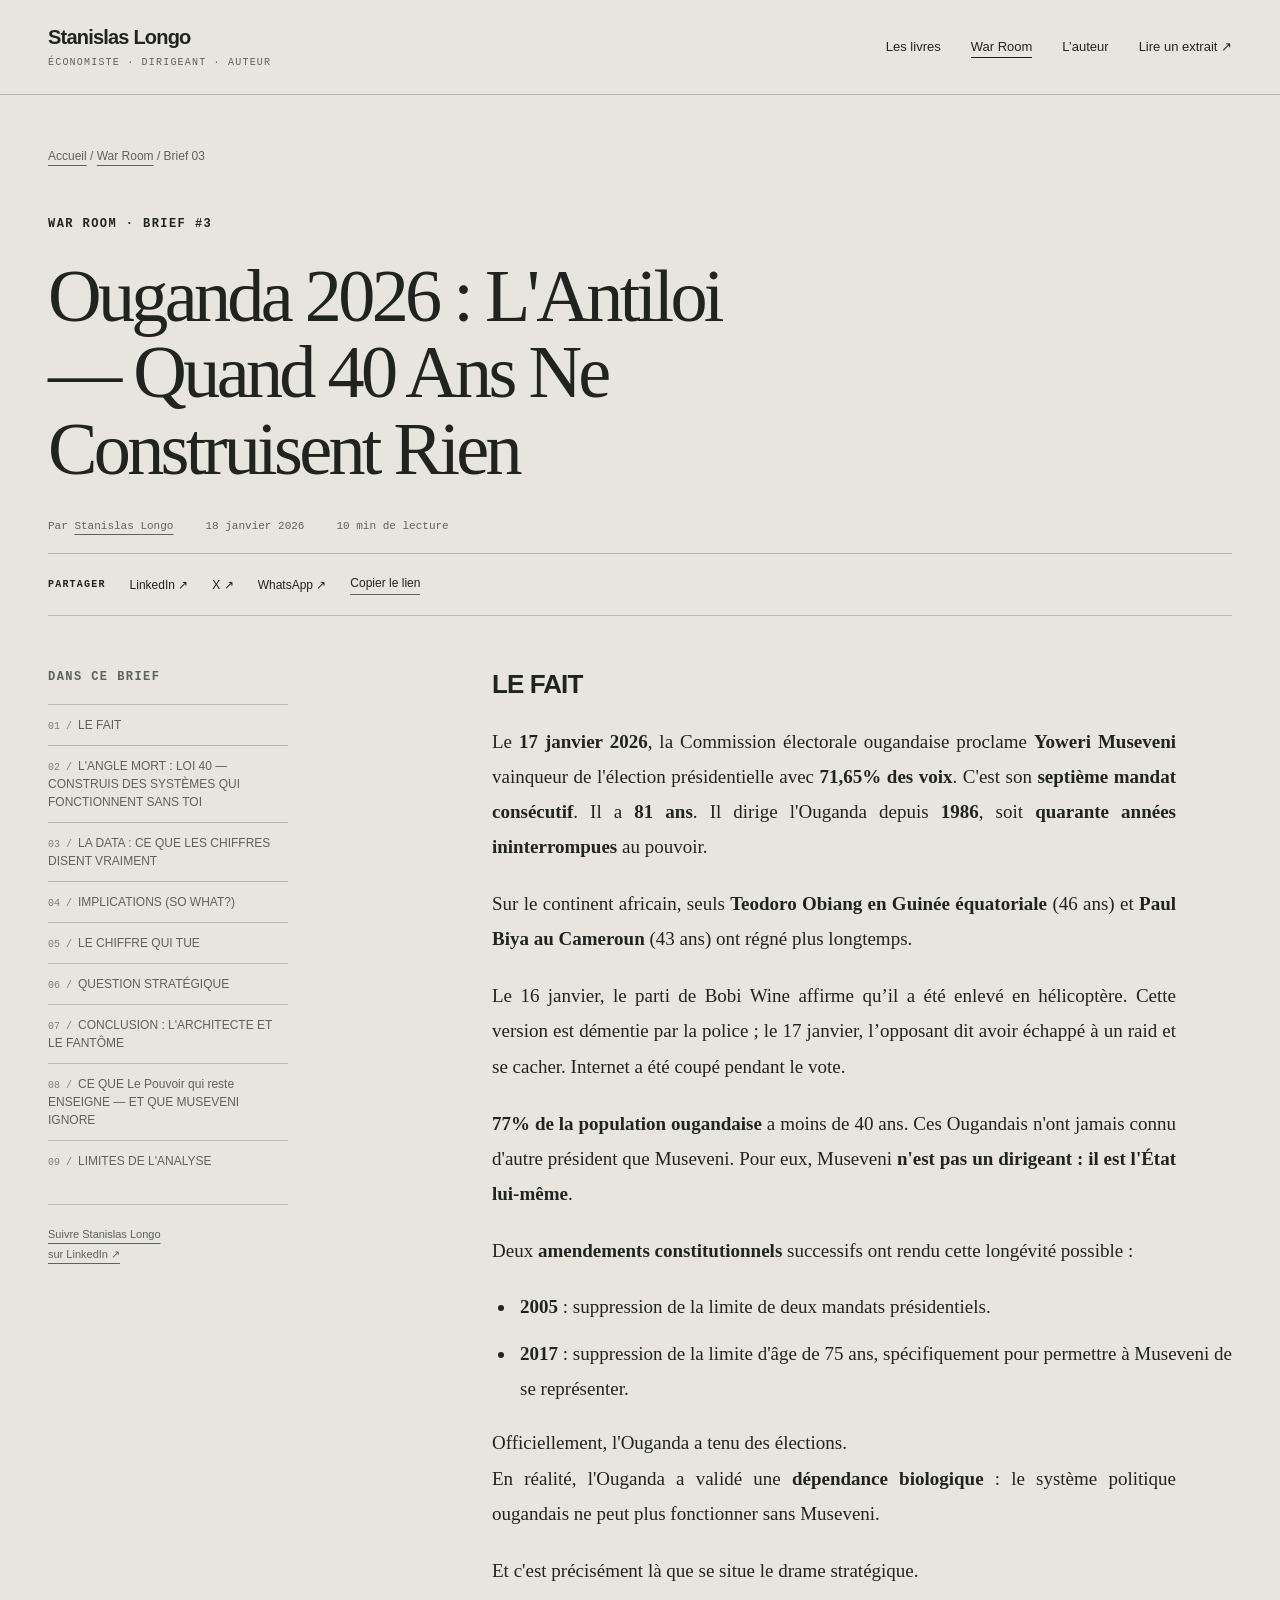
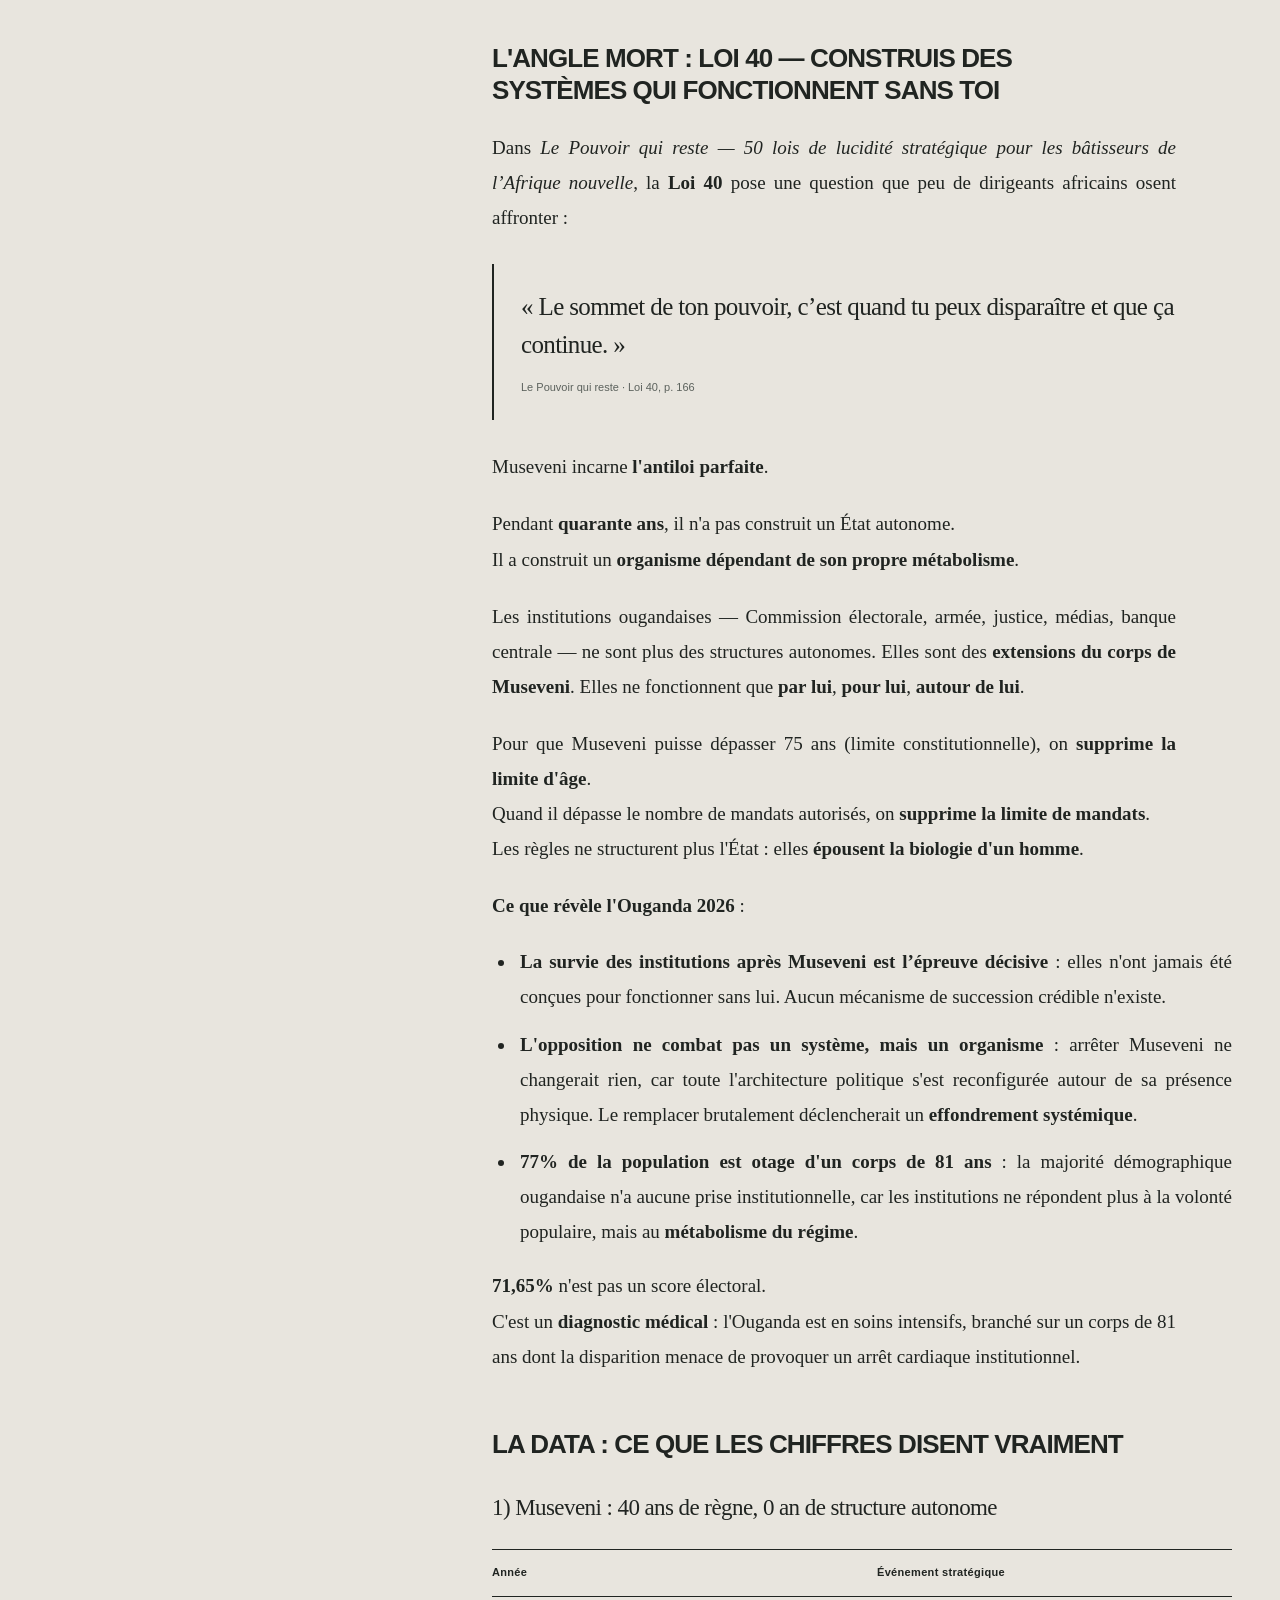
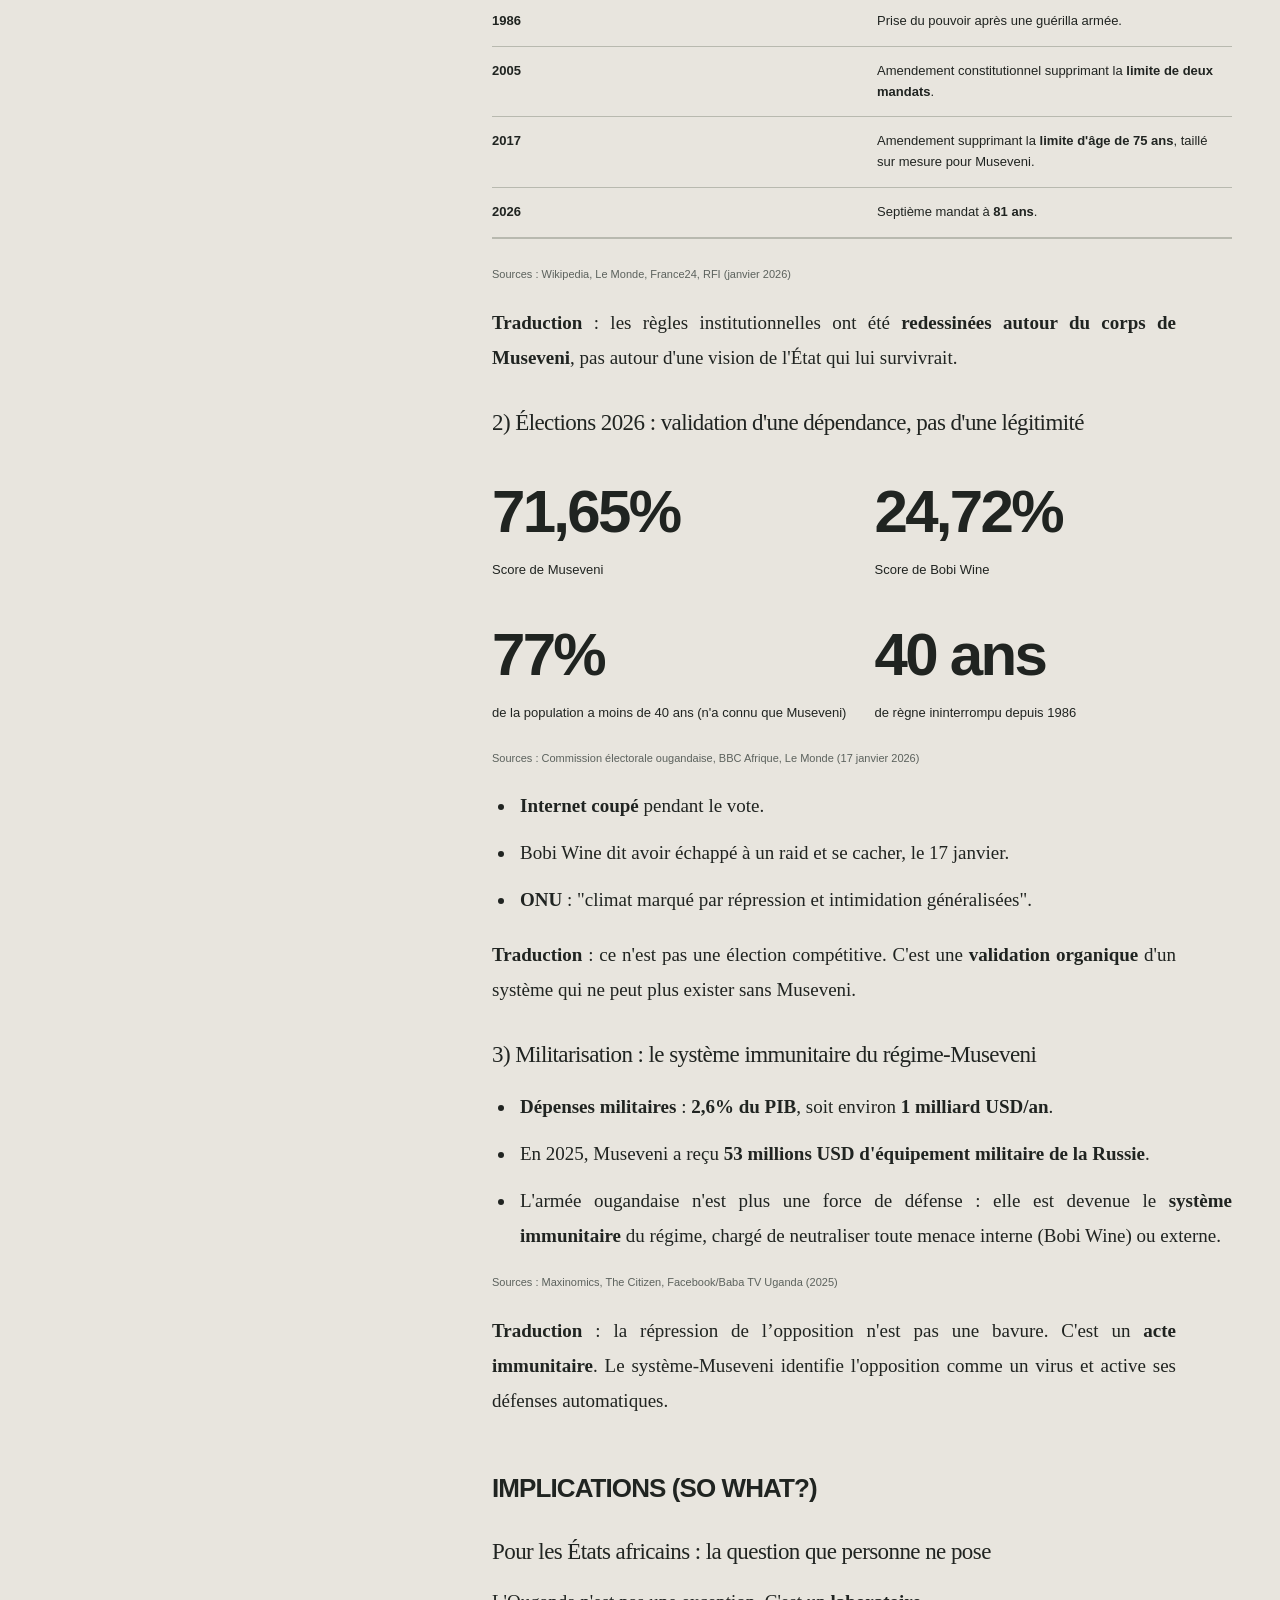
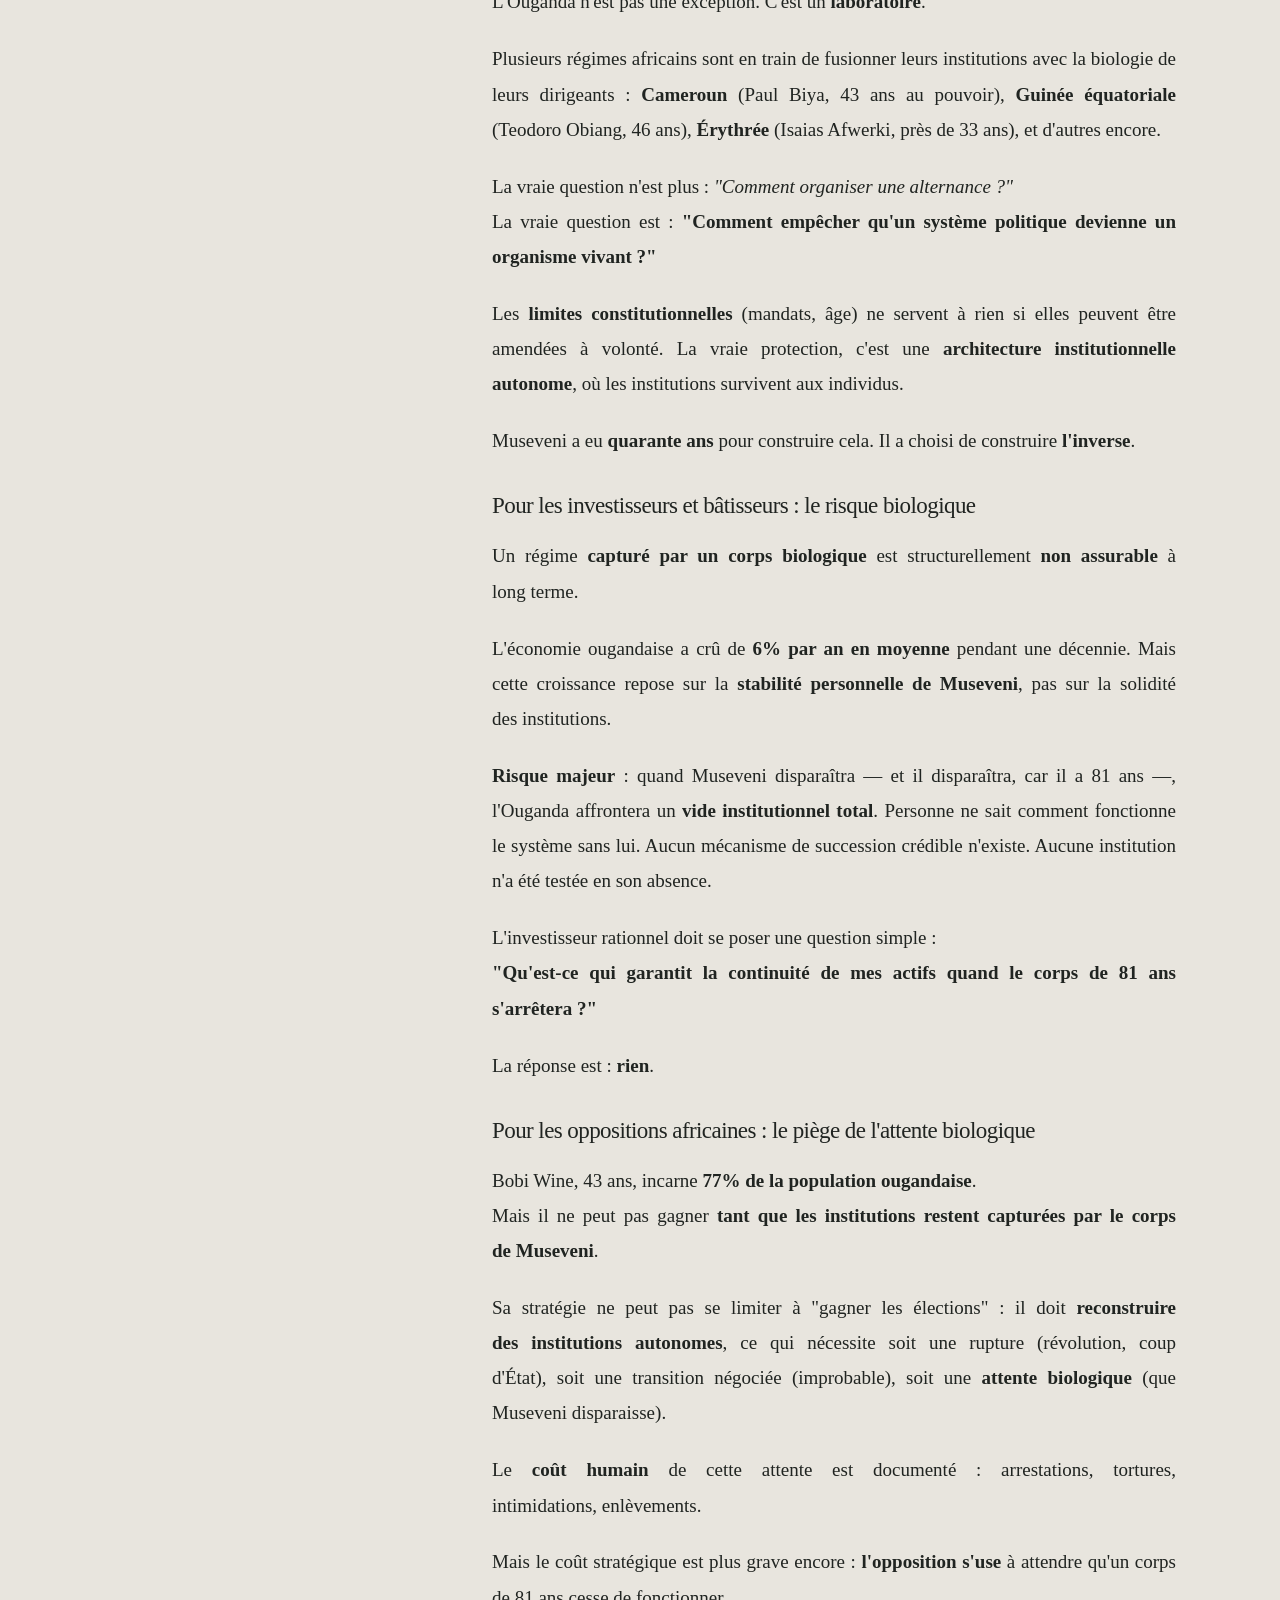
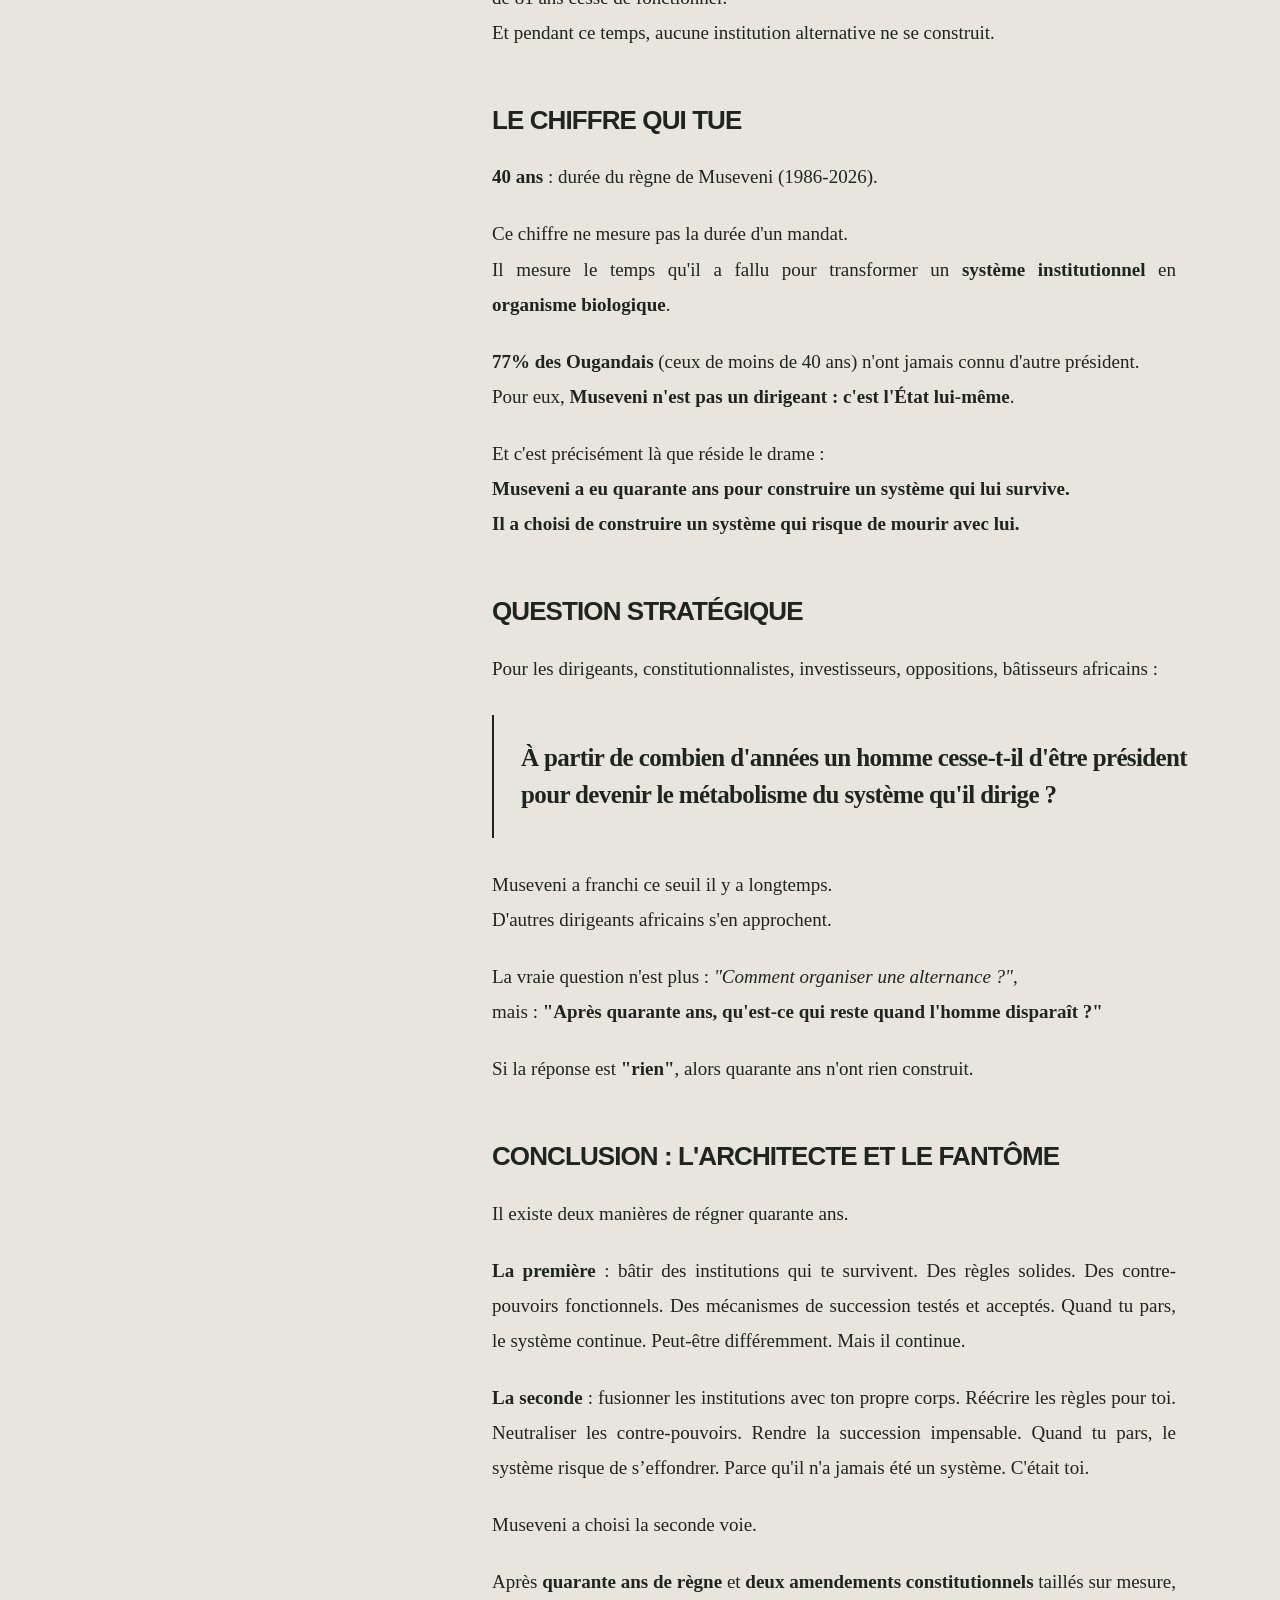
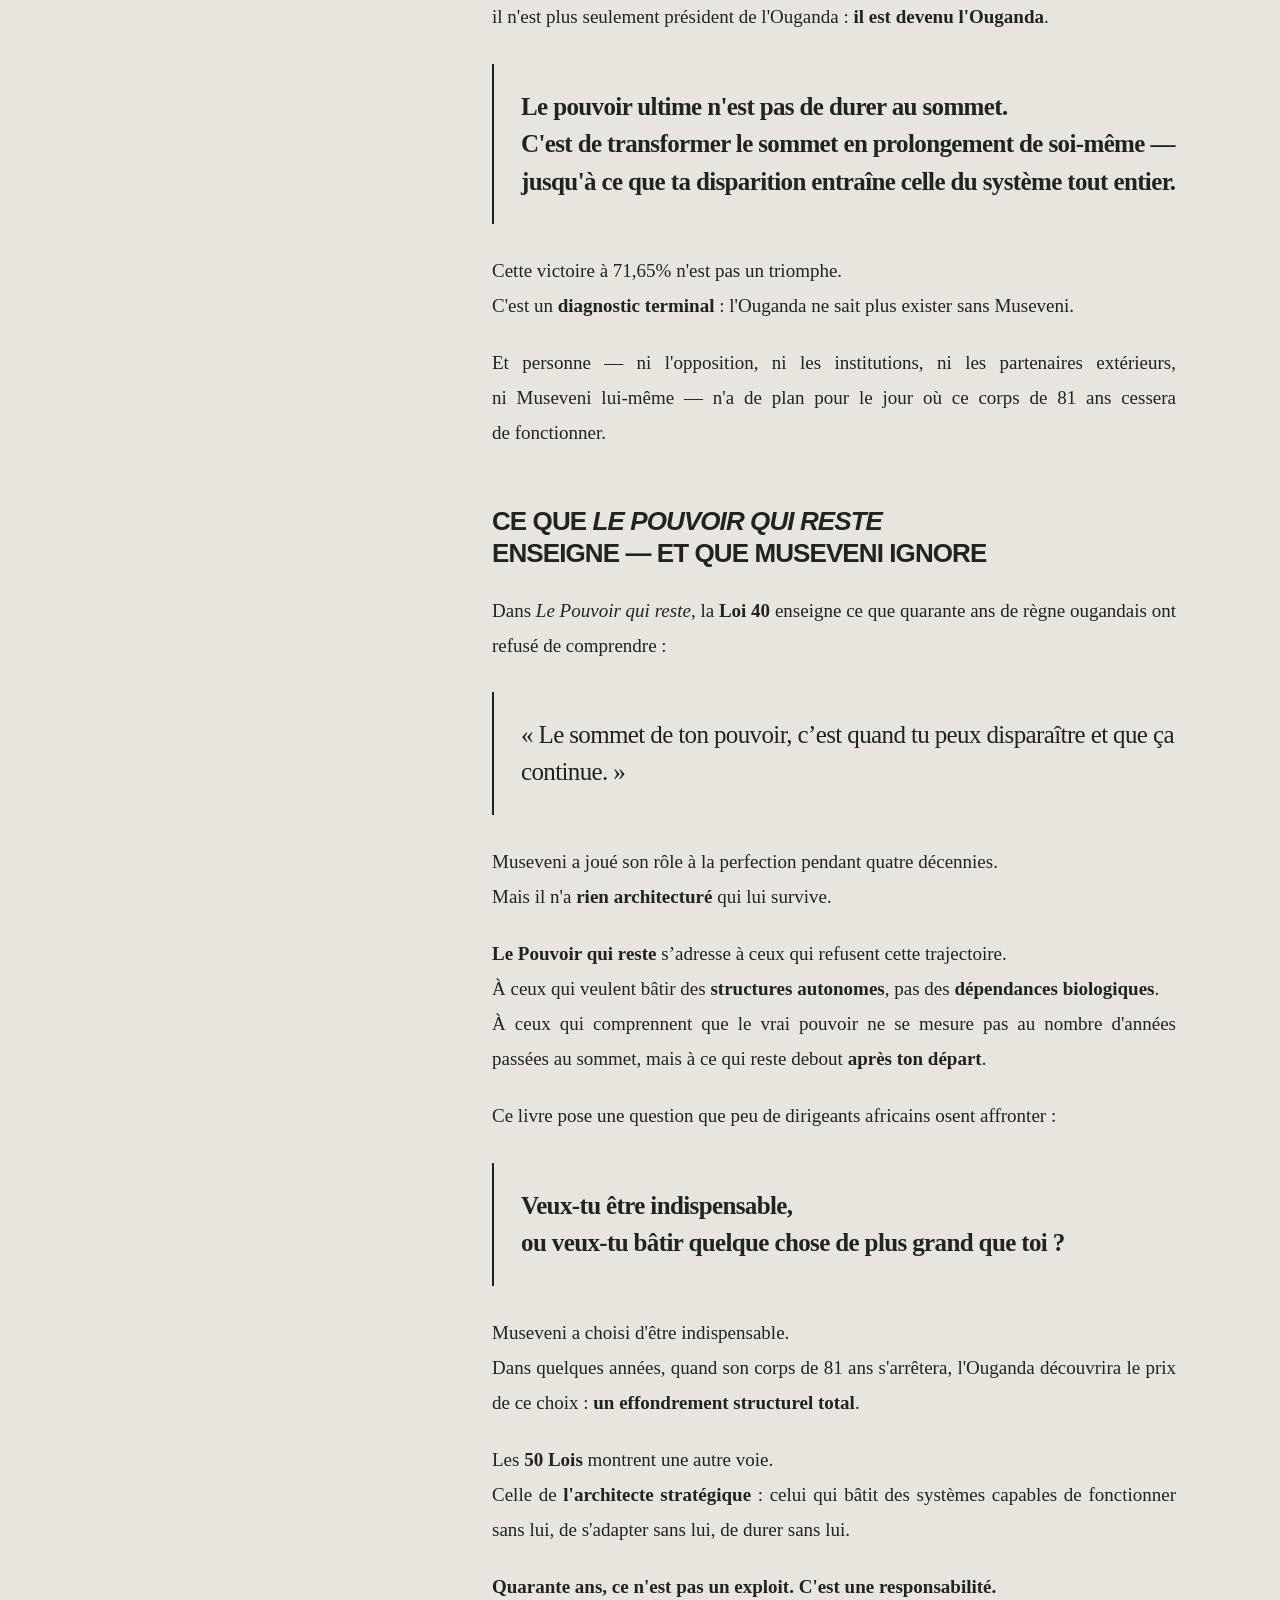
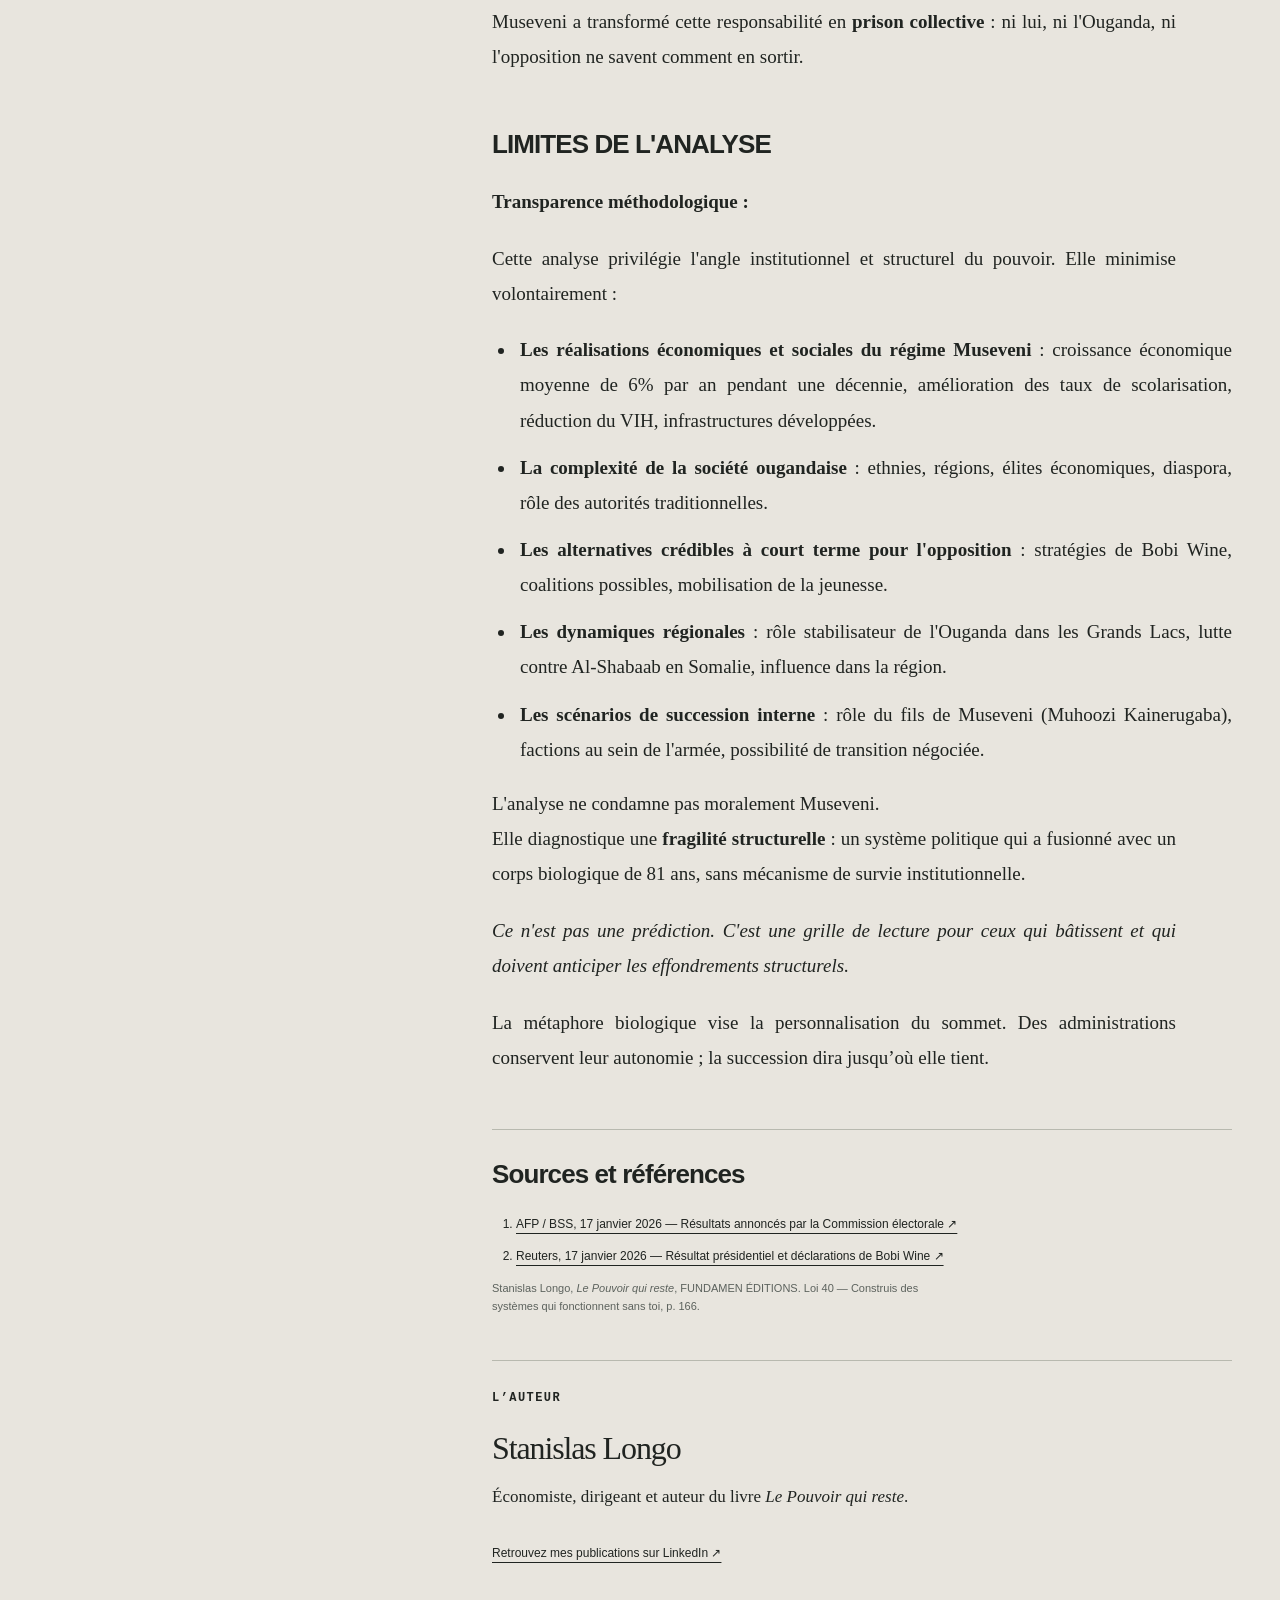
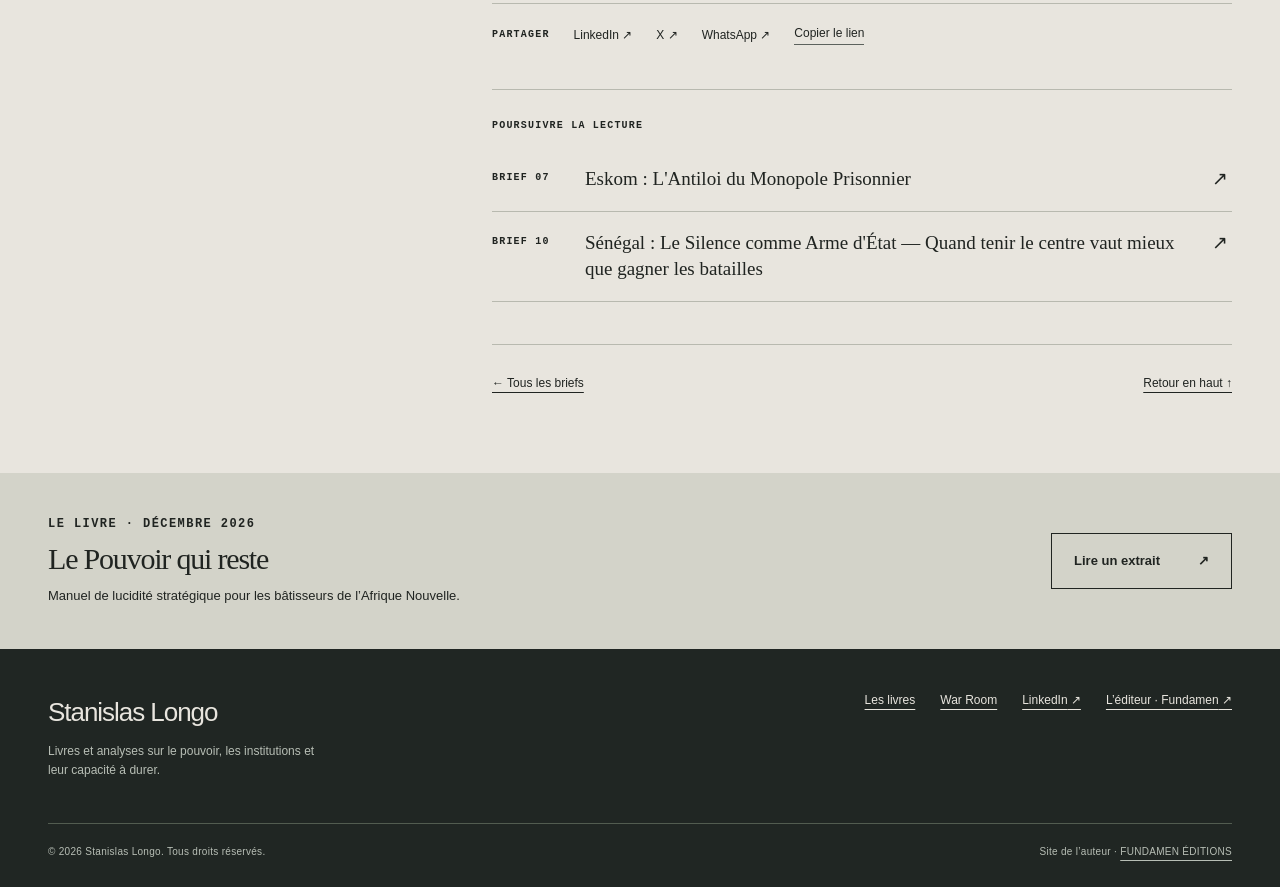
<file: analyses-war-room/ouganda-2026-antiloi/index.html>
<!doctype html>
<html lang="fr"><head>
<meta charset="utf-8"><meta name="viewport" content="width=device-width, initial-scale=1">
<title>Ouganda 2026 : L'Antiloi — Quand 40 Ans Ne Construisent Rien — War Room — Stanislas Longo</title><meta name="description" content="Quarante ans de pouvoir, sept mandats. Le véritable test du système Museveni sera le jour où il devra fonctionner sans lui.">
<meta name="theme-color" content="#202623"><link rel="canonical" href="https://www.stanislas-longo.com/analyses-war-room/ouganda-2026-antiloi/">
<meta property="og:type" content="article"><meta property="og:locale" content="fr_FR">
<meta property="og:title" content="Ouganda 2026 : L'Antiloi — Quand 40 Ans Ne Construisent Rien"><meta property="og:description" content="Quarante ans de pouvoir, sept mandats. Le véritable test du système Museveni sera le jour où il devra fonctionner sans lui.">
<meta property="og:url" content="https://www.stanislas-longo.com/analyses-war-room/ouganda-2026-antiloi/"><meta property="og:image" content="https://www.stanislas-longo.com/assets/og/brief-03-20261012.jpg">
<meta property="og:image:alt" content="Ouganda 2026 : L'Antiloi — Quand 40 Ans Ne Construisent Rien"><meta name="twitter:card" content="summary_large_image">
<meta property="og:site_name" content="Stanislas Longo"><meta property="og:image:secure_url" content="https://www.stanislas-longo.com/assets/og/brief-03-20261012.jpg"><meta property="og:image:type" content="image/jpeg"><meta property="og:image:width" content="1200"><meta property="og:image:height" content="630"><meta name="twitter:image" content="https://www.stanislas-longo.com/assets/og/brief-03-20261012.jpg"><meta name="twitter:image:alt" content="Ouganda 2026 : L'Antiloi — Quand 40 Ans Ne Construisent Rien"><meta name="twitter:title" content="Ouganda 2026 : L'Antiloi — Quand 40 Ans Ne Construisent Rien"><meta name="twitter:description" content="Quarante ans de pouvoir, sept mandats. Le véritable test du système Museveni sera le jour où il devra fonctionner sans lui."><meta property="article:published_time" content="2026-01-18"><meta property="article:modified_time" content="2026-10-12">
<link rel="stylesheet" href="/assets/site.css?v=20261012"><script src="/assets/site.js?v=20261012" defer></script>
<script type="application/ld+json">{"@context": "https://schema.org", "@type": "Article", "headline": "Ouganda 2026 : L'Antiloi — Quand 40 Ans Ne Construisent Rien", "description": "Quarante ans de pouvoir, sept mandats. Le véritable test du système Museveni sera le jour où il devra fonctionner sans lui.", "datePublished": "2026-01-18", "dateModified": "2026-10-12", "author": {"@type": "Person", "name": "Stanislas Longo", "url": "https://www.stanislas-longo.com/#auteur"}, "mainEntityOfPage": "https://www.stanislas-longo.com/analyses-war-room/ouganda-2026-antiloi/", "image": "https://www.stanislas-longo.com/assets/og/brief-03-20261012.jpg"}</script>
</head><body><a class="skip" href="#contenu">Aller au contenu</a>
<header class="site-header"><div class="shell header-inner">
<a class="brand" href="/">Stanislas Longo<small>Économiste · Dirigeant · Auteur</small></a>
<nav class="main-nav" aria-label="Navigation principale"><a href="/#livre">Les livres</a><a href="/analyses-war-room/" aria-current="page">War Room</a><a href="/#auteur">L’auteur</a><a href="/#form-section">Lire un extrait ↗</a></nav>
</div></header><main id="contenu"><div class="shell"><header class="reading-header"><div class="breadcrumb"><a href="/">Accueil</a> / <a href="/analyses-war-room/">War Room</a> / Brief 03</div><p class="eyebrow">War Room · Brief #3</p><h1>Ouganda 2026 : L'Antiloi — Quand 40 Ans Ne Construisent Rien</h1><div class="article-meta"><span>Par <a href="/#auteur">Stanislas Longo</a></span><time datetime="2026-01-18">18 janvier 2026</time><span>10 min de lecture</span></div><div class="share-row" aria-label="Partager cette analyse"><span class="small-label">Partager</span><a href="https://www.linkedin.com/sharing/share-offsite/?url=https%3A%2F%2Fwww.stanislas-longo.com%2Fanalyses-war-room%2Fouganda-2026-antiloi%2F" target="_blank" rel="noopener noreferrer">LinkedIn ↗</a><a href="https://twitter.com/intent/tweet?text=Ouganda%202026%20%3A%20L%27Antiloi%20%E2%80%94%20Quand%2040%20Ans%20Ne%20Construisent%20Rien&amp;url=https%3A%2F%2Fwww.stanislas-longo.com%2Fanalyses-war-room%2Fouganda-2026-antiloi%2F" target="_blank" rel="noopener noreferrer">X ↗</a><a href="https://wa.me/?text=Ouganda%202026%20%3A%20L%27Antiloi%20%E2%80%94%20Quand%2040%20Ans%20Ne%20Construisent%20Rien%20https%3A%2F%2Fwww.stanislas-longo.com%2Fanalyses-war-room%2Fouganda-2026-antiloi%2F" target="_blank" rel="noopener noreferrer">WhatsApp ↗</a><button class="copy-link" type="button" data-copy-url="https://www.stanislas-longo.com/analyses-war-room/ouganda-2026-antiloi/">Copier le lien</button><span class="copy-status" role="status" aria-live="polite"></span></div></header><div class="reading-grid"><aside class="reading-aside"><div class="aside-sticky"><p class="small-label">Dans ce brief</p><nav class="brief-toc" aria-label="Sommaire de l’analyse"><ol><li><a href="#section-1">LE FAIT</a></li><li><a href="#section-2">L'ANGLE MORT : LOI 40 — CONSTRUIS DES SYSTÈMES QUI FONCTIONNENT SANS TOI</a></li><li><a href="#section-3">LA DATA : CE QUE LES CHIFFRES DISENT VRAIMENT</a></li><li><a href="#section-4">IMPLICATIONS (SO WHAT?)</a></li><li><a href="#section-5">LE CHIFFRE QUI TUE</a></li><li><a href="#section-6">QUESTION STRATÉGIQUE</a></li><li><a href="#section-7">CONCLUSION : L'ARCHITECTE ET LE FANTÔME</a></li><li><a href="#section-8">CE QUE Le Pouvoir qui reste ENSEIGNE — ET QUE MUSEVENI IGNORE</a></li><li><a href="#section-9">LIMITES DE L'ANALYSE</a></li></ol></nav><a class="aside-follow" href="https://www.linkedin.com/in/stanislas-longo-mba-631a1130" target="_blank" rel="noopener noreferrer">Suivre Stanislas Longo<br>sur LinkedIn ↗</a></div></aside><article class="reading-body" aria-label="Texte du brief"><section class="brief-section" id="section-1">
                <h2>LE FAIT</h2>
                <p>Le <strong>17 janvier 2026</strong>, la Commission électorale ougandaise proclame <strong>Yoweri Museveni</strong> vainqueur de l'élection présidentielle avec <strong>71,65% des voix</strong>. C'est son <strong>septième mandat consécutif</strong>. Il a <strong>81 ans</strong>. Il dirige l'Ouganda depuis <strong>1986</strong>, soit <strong>quarante années ininterrompues</strong> au pouvoir.</p>
                <p>Sur le continent africain, seuls <strong>Teodoro Obiang en Guinée équatoriale</strong> (46 ans) et <strong>Paul Biya au Cameroun</strong> (43 ans) ont régné plus longtemps.</p>
                <p>Le 16 janvier, le parti de Bobi Wine affirme qu’il a été enlevé en hélicoptère. Cette version est démentie par la police ; le 17 janvier, l’opposant dit avoir échappé à un raid et se cacher. Internet a été coupé pendant le vote.</p><p><strong>77% de la population ougandaise</strong> a moins de 40 ans. Ces Ougandais n'ont jamais connu d'autre président que Museveni. Pour eux, Museveni <strong>n'est pas un dirigeant : il est l'État lui-même</strong>.</p>
                <p>Deux <strong>amendements constitutionnels</strong> successifs ont rendu cette longévité possible :</p>
                <ul>
                    <li><strong>2005</strong> : suppression de la limite de deux mandats présidentiels.</li>
                    <li><strong>2017</strong> : suppression de la limite d'âge de 75 ans, spécifiquement pour permettre à Museveni de se représenter.</li>
                </ul>
                <p>Officiellement, l'Ouganda a tenu des élections.<br>En réalité, l'Ouganda a validé une <strong>dépendance biologique</strong> : le système politique ougandais ne peut plus fonctionner sans Museveni.</p>
                <p>Et c'est précisément là que se situe le drame stratégique.</p>
            </section>

            
<section class="brief-section" id="section-2">
                <h2>L'ANGLE MORT : LOI 40 — CONSTRUIS DES SYSTÈMES QUI FONCTIONNENT SANS TOI</h2>
                <p>Dans <em>Le Pouvoir qui reste — 50 lois de lucidité stratégique pour les bâtisseurs de l’Afrique nouvelle</em>, la <strong>Loi 40</strong> pose une question que peu de dirigeants africains osent affronter :</p>
                <blockquote class="law-quote">« Le sommet de ton pouvoir, c’est quand tu peux disparaître et que ça continue. »<cite>Le Pouvoir qui reste · Loi 40, p. 166</cite></blockquote><p>Museveni incarne <strong>l'antiloi parfaite</strong>.</p>
                <p>Pendant <strong>quarante ans</strong>, il n'a pas construit un État autonome.<br>Il a construit un <strong>organisme dépendant de son propre métabolisme</strong>.</p>
                <p>Les institutions ougandaises — Commission électorale, armée, justice, médias, banque centrale — ne sont plus des structures autonomes. Elles sont des <strong>extensions du corps de Museveni</strong>. Elles ne fonctionnent que <strong>par lui</strong>, <strong>pour lui</strong>, <strong>autour de lui</strong>.</p>
                <p>Pour que Museveni puisse dépasser 75 ans (limite constitutionnelle), on <strong>supprime la limite d'âge</strong>.<br>Quand il dépasse le nombre de mandats autorisés, on <strong>supprime la limite de mandats</strong>.<br>Les règles ne structurent plus l'État : elles <strong>épousent la biologie d'un homme</strong>.</p>
                <p><strong>Ce que révèle l'Ouganda 2026</strong> :</p>
                <ul>
                    <li><strong>La survie des institutions après Museveni est l’épreuve décisive</strong> : elles n'ont jamais été conçues pour fonctionner sans lui. Aucun mécanisme de succession crédible n'existe.</li>
                    <li><strong>L'opposition ne combat pas un système, mais un organisme</strong> : arrêter Museveni ne changerait rien, car toute l'architecture politique s'est reconfigurée autour de sa présence physique. Le remplacer brutalement déclencherait un <strong>effondrement systémique</strong>.</li>
                    <li><strong>77% de la population est otage d'un corps de 81 ans</strong> : la majorité démographique ougandaise n'a aucune prise institutionnelle, car les institutions ne répondent plus à la volonté populaire, mais au <strong>métabolisme du régime</strong>.</li>
                </ul>
                <p><strong>71,65%</strong> n'est pas un score électoral.<br>C'est un <strong>diagnostic médical</strong> : l'Ouganda est en soins intensifs, branché sur un corps de 81 ans dont la disparition menace de provoquer un arrêt cardiaque institutionnel.</p>
            </section>

            
<section class="brief-section" id="section-3">
                <h2>LA DATA : CE QUE LES CHIFFRES DISENT VRAIMENT</h2>

                <h3>1) Museveni : 40 ans de règne, 0 an de structure autonome</h3>
                <div class="table-wrap" tabindex="0" role="region" aria-label="Tableau de l’analyse"><table>
                    <thead>
                        <tr>
                            <th>Année</th>
                            <th>Événement stratégique</th>
                        </tr>
                    </thead>
                    <tbody>
                        <tr>
                            <td><strong>1986</strong></td>
                            <td>Prise du pouvoir après une guérilla armée.</td>
                        </tr>
                        <tr>
                            <td><strong>2005</strong></td>
                            <td>Amendement constitutionnel supprimant la <strong>limite de deux mandats</strong>.</td>
                        </tr>
                        <tr>
                            <td><strong>2017</strong></td>
                            <td>Amendement supprimant la <strong>limite d'âge de 75 ans</strong>, taillé sur mesure pour Museveni.</td>
                        </tr>
                        <tr>
                            <td><strong>2026</strong></td>
                            <td>Septième mandat à <strong>81 ans</strong>.</td>
                        </tr>
                    </tbody>
                </table>
                </div><p class="source">Sources : Wikipedia, Le Monde, France24, RFI (janvier 2026)</p>
                <p><strong>Traduction</strong> : les règles institutionnelles ont été <strong>redessinées autour du corps de Museveni</strong>, pas autour d'une vision de l'État qui lui survivrait.</p>

                <h3>2) Élections 2026 : validation d'une dépendance, pas d'une légitimité</h3>
                <div class="data-grid">
                    <div class="data-card">
                        <div class="data-number">71,65%</div>
                        <div class="data-label">Score de Museveni</div>
                    </div>
                    <div class="data-card">
                        <div class="data-number">24,72%</div>
                        <div class="data-label">Score de Bobi Wine</div>
                    </div>
                    <div class="data-card">
                        <div class="data-number">77%</div>
                        <div class="data-label">de la population a moins de 40 ans (n'a connu que Museveni)</div>
                    </div>
                    <div class="data-card">
                        <div class="data-number">40 ans</div>
                        <div class="data-label">de règne ininterrompu depuis 1986</div>
                    </div>
                </div>
                <p class="source">Sources : Commission électorale ougandaise, BBC Afrique, Le Monde (17 janvier 2026)</p>
                <ul>
                    <li><strong>Internet coupé</strong> pendant le vote.</li>
                    <li>Bobi Wine dit avoir échappé à un raid et se cacher, le 17 janvier.</li><li><strong>ONU</strong> : "climat marqué par répression et intimidation généralisées".</li>
                </ul>
                <p><strong>Traduction</strong> : ce n'est pas une élection compétitive. C'est une <strong>validation organique</strong> d'un système qui ne peut plus exister sans Museveni.</p>

                <h3>3) Militarisation : le système immunitaire du régime-Museveni</h3>
                <ul>
                    <li><strong>Dépenses militaires</strong> : <strong>2,6% du PIB</strong>, soit environ <strong>1 milliard USD/an</strong>.</li>
                    <li>En 2025, Museveni a reçu <strong>53 millions USD d'équipement militaire de la Russie</strong>.</li>
                    <li>L'armée ougandaise n'est plus une force de défense : elle est devenue le <strong>système immunitaire</strong> du régime, chargé de neutraliser toute menace interne (Bobi Wine) ou externe.</li>
                </ul>
                <p class="source">Sources : Maxinomics, The Citizen, Facebook/Baba TV Uganda (2025)</p>
                <p><strong>Traduction</strong> : la répression de l’opposition n'est pas une bavure. C'est un <strong>acte immunitaire</strong>. Le système-Museveni identifie l'opposition comme un virus et active ses défenses automatiques.</p>
            </section>

            
<section class="brief-section" id="section-4">
                <h2>IMPLICATIONS (SO WHAT?)</h2>

                <h3>Pour les États africains : la question que personne ne pose</h3>
                <p>L'Ouganda n'est pas une exception. C'est un <strong>laboratoire</strong>.</p>
                <p>Plusieurs régimes africains sont en train de fusionner leurs institutions avec la biologie de leurs dirigeants : <strong>Cameroun</strong> (Paul Biya, 43 ans au pouvoir), <strong>Guinée équatoriale</strong> (Teodoro Obiang, 46 ans), <strong>Érythrée</strong> (Isaias Afwerki, près de 33 ans), et d'autres encore.</p>
                <p>La vraie question n'est plus : <em>"Comment organiser une alternance ?"</em><br>La vraie question est : <strong>"Comment empêcher qu'un système politique devienne un organisme vivant ?"</strong></p>
                <p>Les <strong>limites constitutionnelles</strong> (mandats, âge) ne servent à rien si elles peuvent être amendées à volonté. La vraie protection, c'est une <strong>architecture institutionnelle autonome</strong>, où les institutions survivent aux individus.</p>
                <p>Museveni a eu <strong>quarante ans</strong> pour construire cela. Il a choisi de construire <strong>l'inverse</strong>.</p>

                <h3>Pour les investisseurs et bâtisseurs : le risque biologique</h3>
                <p>Un régime <strong>capturé par un corps biologique</strong> est structurellement <strong>non assurable</strong> à long terme.</p>
                <p>L'économie ougandaise a crû de <strong>6% par an en moyenne</strong> pendant une décennie. Mais cette croissance repose sur la <strong>stabilité personnelle de Museveni</strong>, pas sur la solidité des institutions.</p>
                <p><strong>Risque majeur</strong> : quand Museveni disparaîtra — et il disparaîtra, car il a 81 ans —, l'Ouganda affrontera un <strong>vide institutionnel total</strong>. Personne ne sait comment fonctionne le système sans lui. Aucun mécanisme de succession crédible n'existe. Aucune institution n'a été testée en son absence.</p>
                <p>L'investisseur rationnel doit se poser une question simple :<br><strong>"Qu'est-ce qui garantit la continuité de mes actifs quand le corps de 81 ans s'arrêtera ?"</strong></p>
                <p>La réponse est : <strong>rien</strong>.</p>

                <h3>Pour les oppositions africaines : le piège de l'attente biologique</h3>
                <p>Bobi Wine, 43 ans, incarne <strong>77% de la population ougandaise</strong>.<br>Mais il ne peut pas gagner <strong>tant que les institutions restent capturées par le corps de Museveni</strong>.</p>
                <p>Sa stratégie ne peut pas se limiter à "gagner les élections" : il doit <strong>reconstruire des institutions autonomes</strong>, ce qui nécessite soit une rupture (révolution, coup d'État), soit une transition négociée (improbable), soit une <strong>attente biologique</strong> (que Museveni disparaisse).</p>
                <p>Le <strong>coût humain</strong> de cette attente est documenté : arrestations, tortures, intimidations, enlèvements.</p>
                <p>Mais le coût stratégique est plus grave encore : <strong>l'opposition s'use</strong> à attendre qu'un corps de 81 ans cesse de fonctionner.<br>Et pendant ce temps, aucune institution alternative ne se construit.</p>
            </section>

            
<section class="brief-section" id="section-5">
                <h2>LE CHIFFRE QUI TUE</h2>
                <p><strong>40 ans</strong> : durée du règne de Museveni (1986-2026).</p>
                <p>Ce chiffre ne mesure pas la durée d'un mandat.<br>Il mesure le temps qu'il a fallu pour transformer un <strong>système institutionnel</strong> en <strong>organisme biologique</strong>.</p>
                <p><strong>77% des Ougandais</strong> (ceux de moins de 40 ans) n'ont jamais connu d'autre président.<br>Pour eux, <strong>Museveni n'est pas un dirigeant : c'est l'État lui-même</strong>.</p>
                <p>Et c'est précisément là que réside le drame :<br><strong>Museveni a eu quarante ans pour construire un système qui lui survive.<br>Il a choisi de construire un système qui risque de mourir avec lui.</strong></p>
            </section>

            
<section class="brief-section" id="section-6">
                <h2>QUESTION STRATÉGIQUE</h2>
                <p>Pour les dirigeants, constitutionnalistes, investisseurs, oppositions, bâtisseurs africains :</p>
                <blockquote>
                    <strong>À partir de combien d'années un homme cesse-t-il d'être président<br>pour devenir le métabolisme du système qu'il dirige ?</strong>
                </blockquote>
                <p>Museveni a franchi ce seuil il y a longtemps.<br>D'autres dirigeants africains s'en approchent.</p>
                <p>La vraie question n'est plus : <em>"Comment organiser une alternance ?"</em>,<br>mais : <strong>"Après quarante ans, qu'est-ce qui reste quand l'homme disparaît ?"</strong></p>
                <p>Si la réponse est <strong>"rien"</strong>, alors quarante ans n'ont rien construit.</p>
            </section>

            
<section class="brief-section" id="section-7">
                <h2>CONCLUSION : L'ARCHITECTE ET LE FANTÔME</h2>
                <p>Il existe deux manières de régner quarante ans.</p>
                <p><strong>La première</strong> : bâtir des institutions qui te survivent. Des règles solides. Des contre-pouvoirs fonctionnels. Des mécanismes de succession testés et acceptés. Quand tu pars, le système continue. Peut-être différemment. Mais il continue.</p>
                <p><strong>La seconde</strong> : fusionner les institutions avec ton propre corps. Réécrire les règles pour toi. Neutraliser les contre-pouvoirs. Rendre la succession impensable. Quand tu pars, le système risque de s’effondrer. Parce qu'il n'a jamais été un système. C'était toi.</p>
                <p>Museveni a choisi la seconde voie.</p>
                <p>Après <strong>quarante ans de règne</strong> et <strong>deux amendements constitutionnels</strong> taillés sur mesure, il n'est plus seulement président de l'Ouganda : <strong>il est devenu l'Ouganda</strong>.</p>
                <blockquote>
                    <strong>Le pouvoir ultime n'est pas de durer au sommet.<br>C'est de transformer le sommet en prolongement de soi-même — jusqu'à ce que ta disparition entraîne celle du système tout entier.</strong>
                </blockquote>
                <p>Cette victoire à 71,65% n'est pas un triomphe.<br>C'est un <strong>diagnostic terminal</strong> : l'Ouganda ne sait plus exister sans Museveni.</p>
                <p>Et personne — ni l'opposition, ni les institutions, ni les partenaires extérieurs, ni Museveni lui-même — n'a de plan pour le jour où ce corps de 81 ans cessera de fonctionner.</p>
            </section>

            
<section class="brief-section" id="section-8">
                <h2>CE QUE <em>LE POUVOIR QUI RESTE</em> ENSEIGNE — ET QUE MUSEVENI IGNORE</h2>
                <p>Dans <em>Le Pouvoir qui reste</em>, la <strong>Loi 40</strong> enseigne ce que quarante ans de règne ougandais ont refusé de comprendre :</p>
                <blockquote>« Le sommet de ton pouvoir, c’est quand tu peux disparaître et que ça continue. »</blockquote><p>Museveni a joué son rôle à la perfection pendant quatre décennies.<br>Mais il n'a <strong>rien architecturé</strong> qui lui survive.</p>
                <p><strong>Le Pouvoir qui reste</strong> s’adresse à ceux qui refusent cette trajectoire.<br>À ceux qui veulent bâtir des <strong>structures autonomes</strong>, pas des <strong>dépendances biologiques</strong>.<br>À ceux qui comprennent que le vrai pouvoir ne se mesure pas au nombre d'années passées au sommet, mais à ce qui reste debout <strong>après ton départ</strong>.</p>
                <p>Ce livre pose une question que peu de dirigeants africains osent affronter :</p>
                <blockquote>
                    <strong>Veux-tu être indispensable,<br>ou veux-tu bâtir quelque chose de plus grand que toi ?</strong>
                </blockquote>
                <p>Museveni a choisi d'être indispensable.<br>Dans quelques années, quand son corps de 81 ans s'arrêtera, l'Ouganda découvrira le prix de ce choix : <strong>un effondrement structurel total</strong>.</p>
                <p>Les <strong>50 Lois</strong> montrent une autre voie.<br>Celle de <strong>l'architecte stratégique</strong> : celui qui bâtit des systèmes capables de fonctionner sans lui, de s'adapter sans lui, de durer sans lui.</p>
                <p><strong>Quarante ans, ce n'est pas un exploit. C'est une responsabilité.</strong><br>Museveni a transformé cette responsabilité en <strong>prison collective</strong> : ni lui, ni l'Ouganda, ni l'opposition ne savent comment en sortir.</p>
            </section>

            
<section class="brief-section" id="section-9">
                <h2>LIMITES DE L'ANALYSE</h2>
                <p><strong>Transparence méthodologique :</strong></p>
                <p>Cette analyse privilégie l'angle institutionnel et structurel du pouvoir. Elle minimise volontairement :</p>
                <ul>
                    <li><strong>Les réalisations économiques et sociales du régime Museveni</strong> : croissance économique moyenne de 6% par an pendant une décennie, amélioration des taux de scolarisation, réduction du VIH, infrastructures développées.</li>
                    <li><strong>La complexité de la société ougandaise</strong> : ethnies, régions, élites économiques, diaspora, rôle des autorités traditionnelles.</li>
                    <li><strong>Les alternatives crédibles à court terme pour l'opposition</strong> : stratégies de Bobi Wine, coalitions possibles, mobilisation de la jeunesse.</li>
                    <li><strong>Les dynamiques régionales</strong> : rôle stabilisateur de l'Ouganda dans les Grands Lacs, lutte contre Al-Shabaab en Somalie, influence dans la région.</li>
                    <li><strong>Les scénarios de succession interne</strong> : rôle du fils de Museveni (Muhoozi Kainerugaba), factions au sein de l'armée, possibilité de transition négociée.</li>
                </ul>
                <p>L'analyse ne condamne pas moralement Museveni.<br>Elle diagnostique une <strong>fragilité structurelle</strong> : un système politique qui a fusionné avec un corps biologique de 81 ans, sans mécanisme de survie institutionnelle.</p>
                <p><em>Ce n'est pas une prédiction. C'est une grille de lecture pour ceux qui bâtissent et qui doivent anticiper les effondrements structurels.</em></p>
            <p>La métaphore biologique vise la personnalisation du sommet. Des administrations conservent leur autonomie ; la succession dira jusqu’où elle tient.</p></section>
        <section class="source-list" id="sources"><h2>Sources et références</h2><ol><li id="source-1"><a href="https://www.bssnews.net/international/352042" target="_blank" rel="noopener noreferrer">AFP / BSS, 17 janvier 2026 — Résultats annoncés par la Commission électorale ↗</a></li><li id="source-2"><a href="https://www.reuters.com/world/africa/uganda-police-deny-opposition-leaders-arrest-2026-01-17/" target="_blank" rel="noopener noreferrer">Reuters, 17 janvier 2026 — Résultat présidentiel et déclarations de Bobi Wine ↗</a></li></ol><p>Stanislas Longo, <em>Le Pouvoir qui reste</em>, FUNDAMEN ÉDITIONS. Loi 40 — Construis des systèmes qui fonctionnent sans toi, p. 166.</p></section><div class="author-signature"><p class="small-label">L’auteur</p><h2>Stanislas Longo</h2><p>Économiste, dirigeant et auteur du livre <em>Le Pouvoir qui reste</em>.</p><a href="https://www.linkedin.com/in/stanislas-longo-mba-631a1130" target="_blank" rel="noopener noreferrer">Retrouvez mes publications sur LinkedIn ↗</a></div><div class="share-row" aria-label="Partager cette analyse"><span class="small-label">Partager</span><a href="https://www.linkedin.com/sharing/share-offsite/?url=https%3A%2F%2Fwww.stanislas-longo.com%2Fanalyses-war-room%2Fouganda-2026-antiloi%2F" target="_blank" rel="noopener noreferrer">LinkedIn ↗</a><a href="https://twitter.com/intent/tweet?text=Ouganda%202026%20%3A%20L%27Antiloi%20%E2%80%94%20Quand%2040%20Ans%20Ne%20Construisent%20Rien&amp;url=https%3A%2F%2Fwww.stanislas-longo.com%2Fanalyses-war-room%2Fouganda-2026-antiloi%2F" target="_blank" rel="noopener noreferrer">X ↗</a><a href="https://wa.me/?text=Ouganda%202026%20%3A%20L%27Antiloi%20%E2%80%94%20Quand%2040%20Ans%20Ne%20Construisent%20Rien%20https%3A%2F%2Fwww.stanislas-longo.com%2Fanalyses-war-room%2Fouganda-2026-antiloi%2F" target="_blank" rel="noopener noreferrer">WhatsApp ↗</a><button class="copy-link" type="button" data-copy-url="https://www.stanislas-longo.com/analyses-war-room/ouganda-2026-antiloi/">Copier le lien</button><span class="copy-status" role="status" aria-live="polite"></span></div><nav class="related-briefs" aria-label="Poursuivre la lecture"><p class="small-label">Poursuivre la lecture</p><a href="/analyses-war-room/eskom-2026-antiloi-monopole-prisonnier/"><span class="small-label">Brief 07</span><span>Eskom : L'Antiloi du Monopole Prisonnier</span><span aria-hidden="true">↗</span></a><a href="/analyses-war-room/senegal-2026-silence-arme-etat/"><span class="small-label">Brief 10</span><span>Sénégal : Le Silence comme Arme d'État — Quand tenir le centre vaut mieux que gagner les batailles</span><span aria-hidden="true">↗</span></a></nav><div class="article-bottom"><a href="/analyses-war-room/">← Tous les briefs</a><a href="#contenu">Retour en haut ↑</a></div></article></div></div></main><aside class="book-strip"><div class="shell"><div><div class="eyebrow">Le livre · Décembre 2026</div><h2>Le Pouvoir qui reste</h2><p>Manuel de lucidité stratégique pour les bâtisseurs de l’Afrique Nouvelle.</p></div><a class="button secondary" href="/#form-section">Lire un extrait <span aria-hidden="true">↗</span></a></div></aside><footer class="site-footer"><div class="shell"><div class="footer-main"><div><div class="footer-name">Stanislas Longo</div><p>Livres et analyses sur le pouvoir, les institutions et leur capacité à durer.</p></div><nav class="footer-links" aria-label="Liens complémentaires"><a href="/#livre">Les livres</a><a href="/analyses-war-room/">War Room</a><a href="https://www.linkedin.com/in/stanislas-longo-mba-631a1130" class="external-link">LinkedIn</a><a href="https://fundamen.fr" class="external-link">L’éditeur · Fundamen</a></nav></div><div class="footer-bottom"><span>© 2026 Stanislas Longo. Tous droits réservés.</span><span>Site de l’auteur · <a href="https://fundamen.fr">FUNDAMEN ÉDITIONS</a></span></div></div></footer></body></html>
</file>
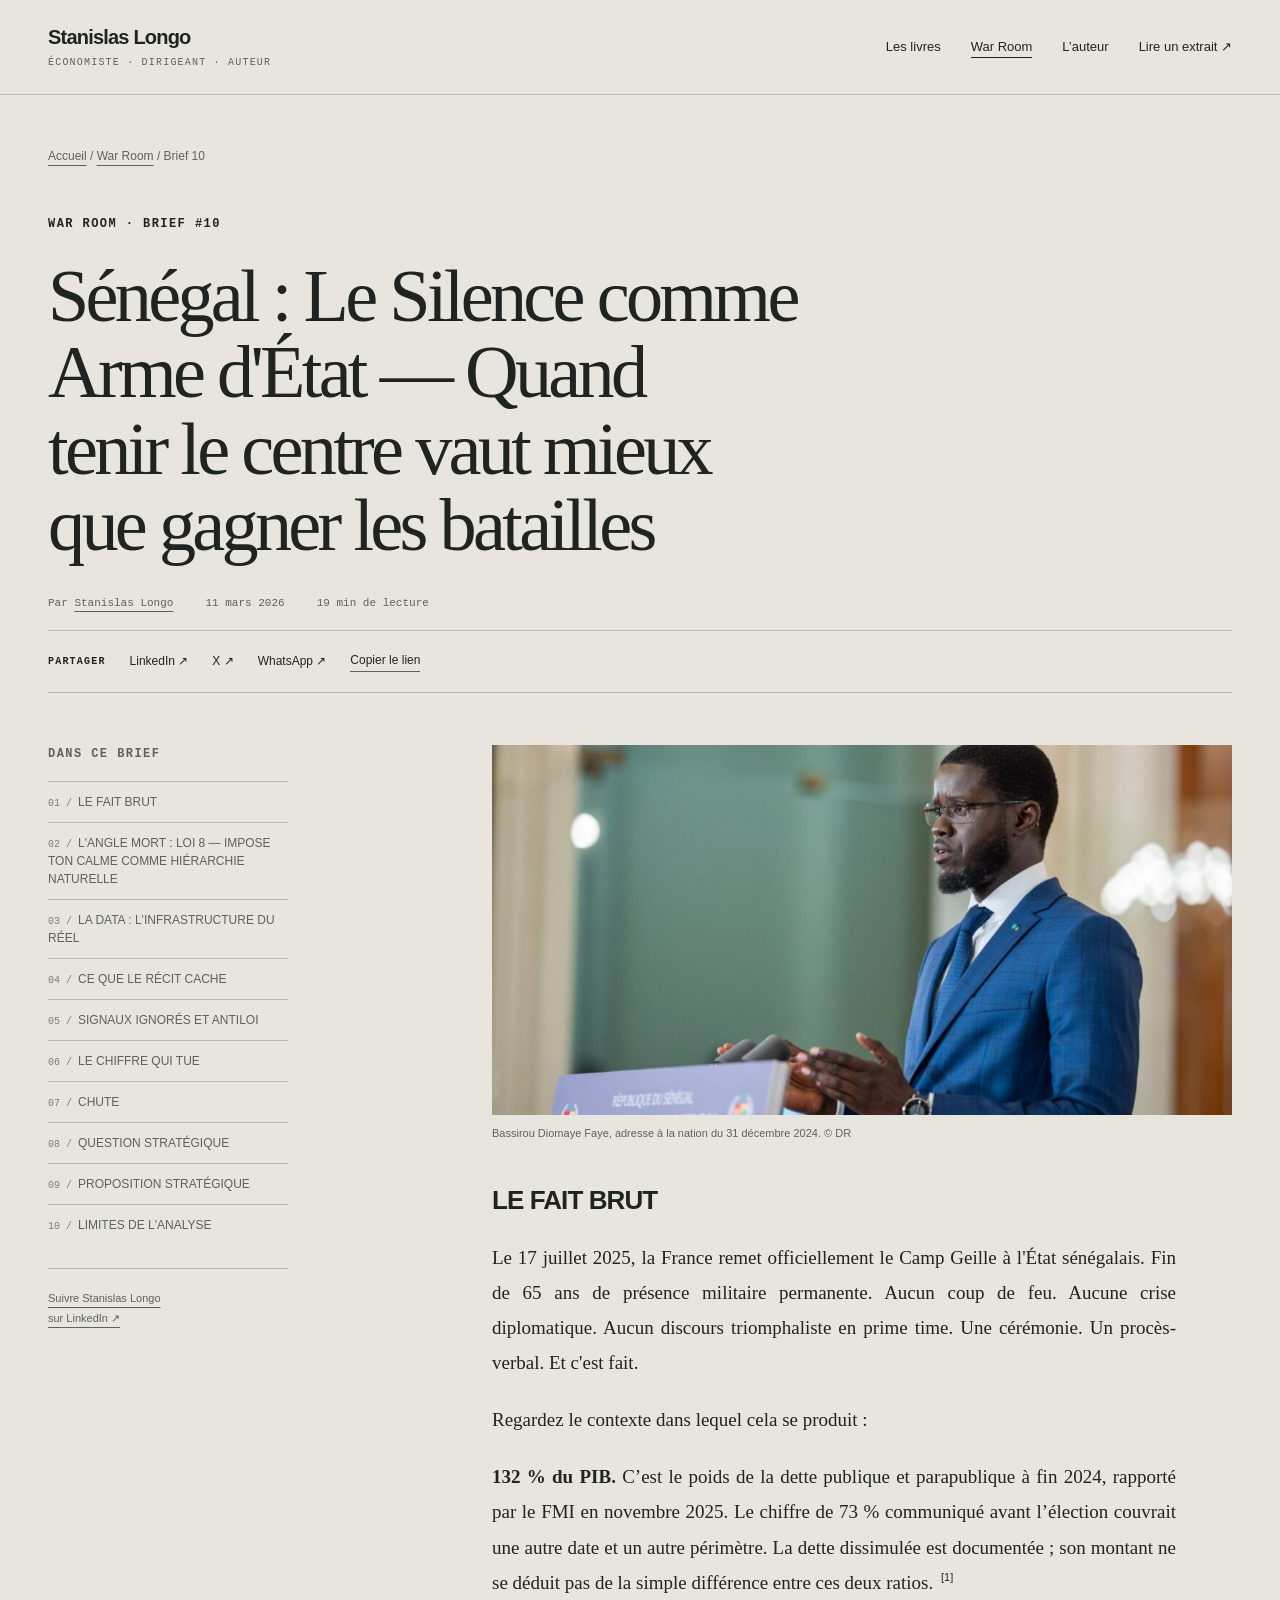
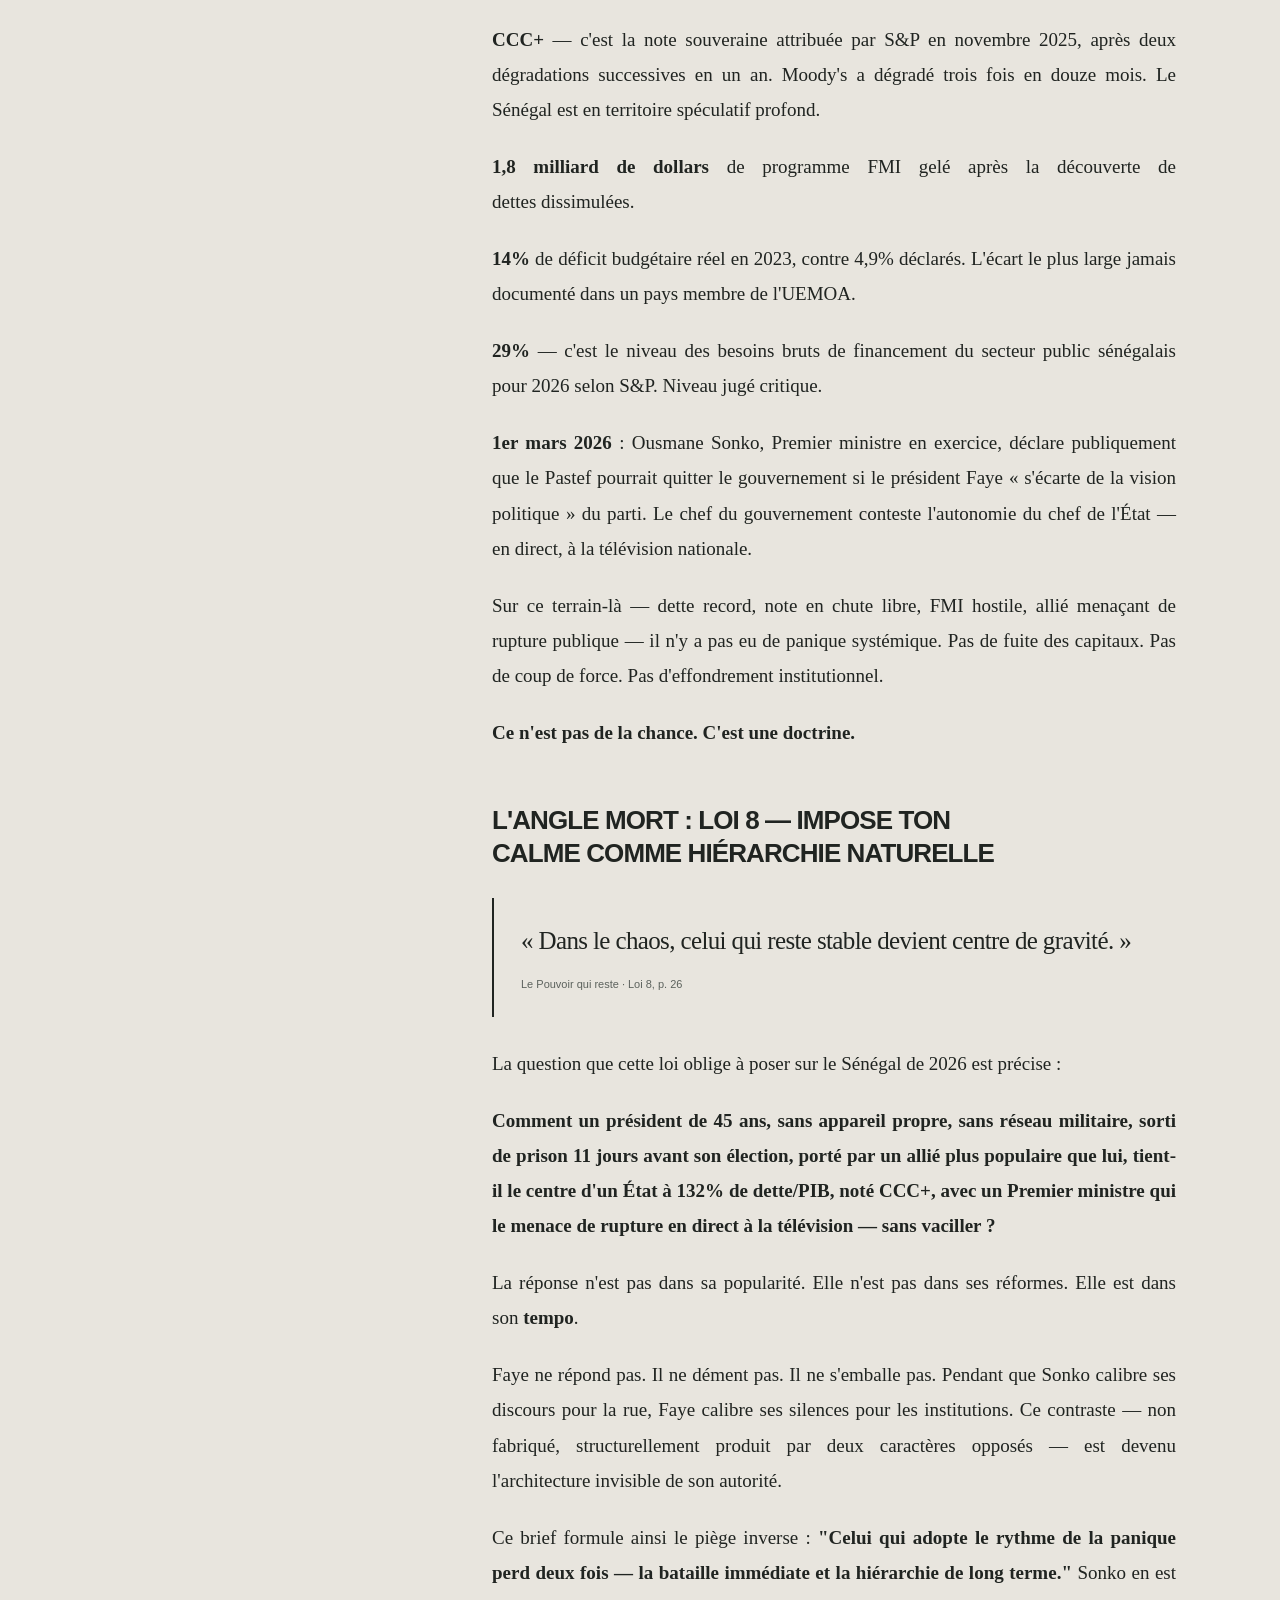
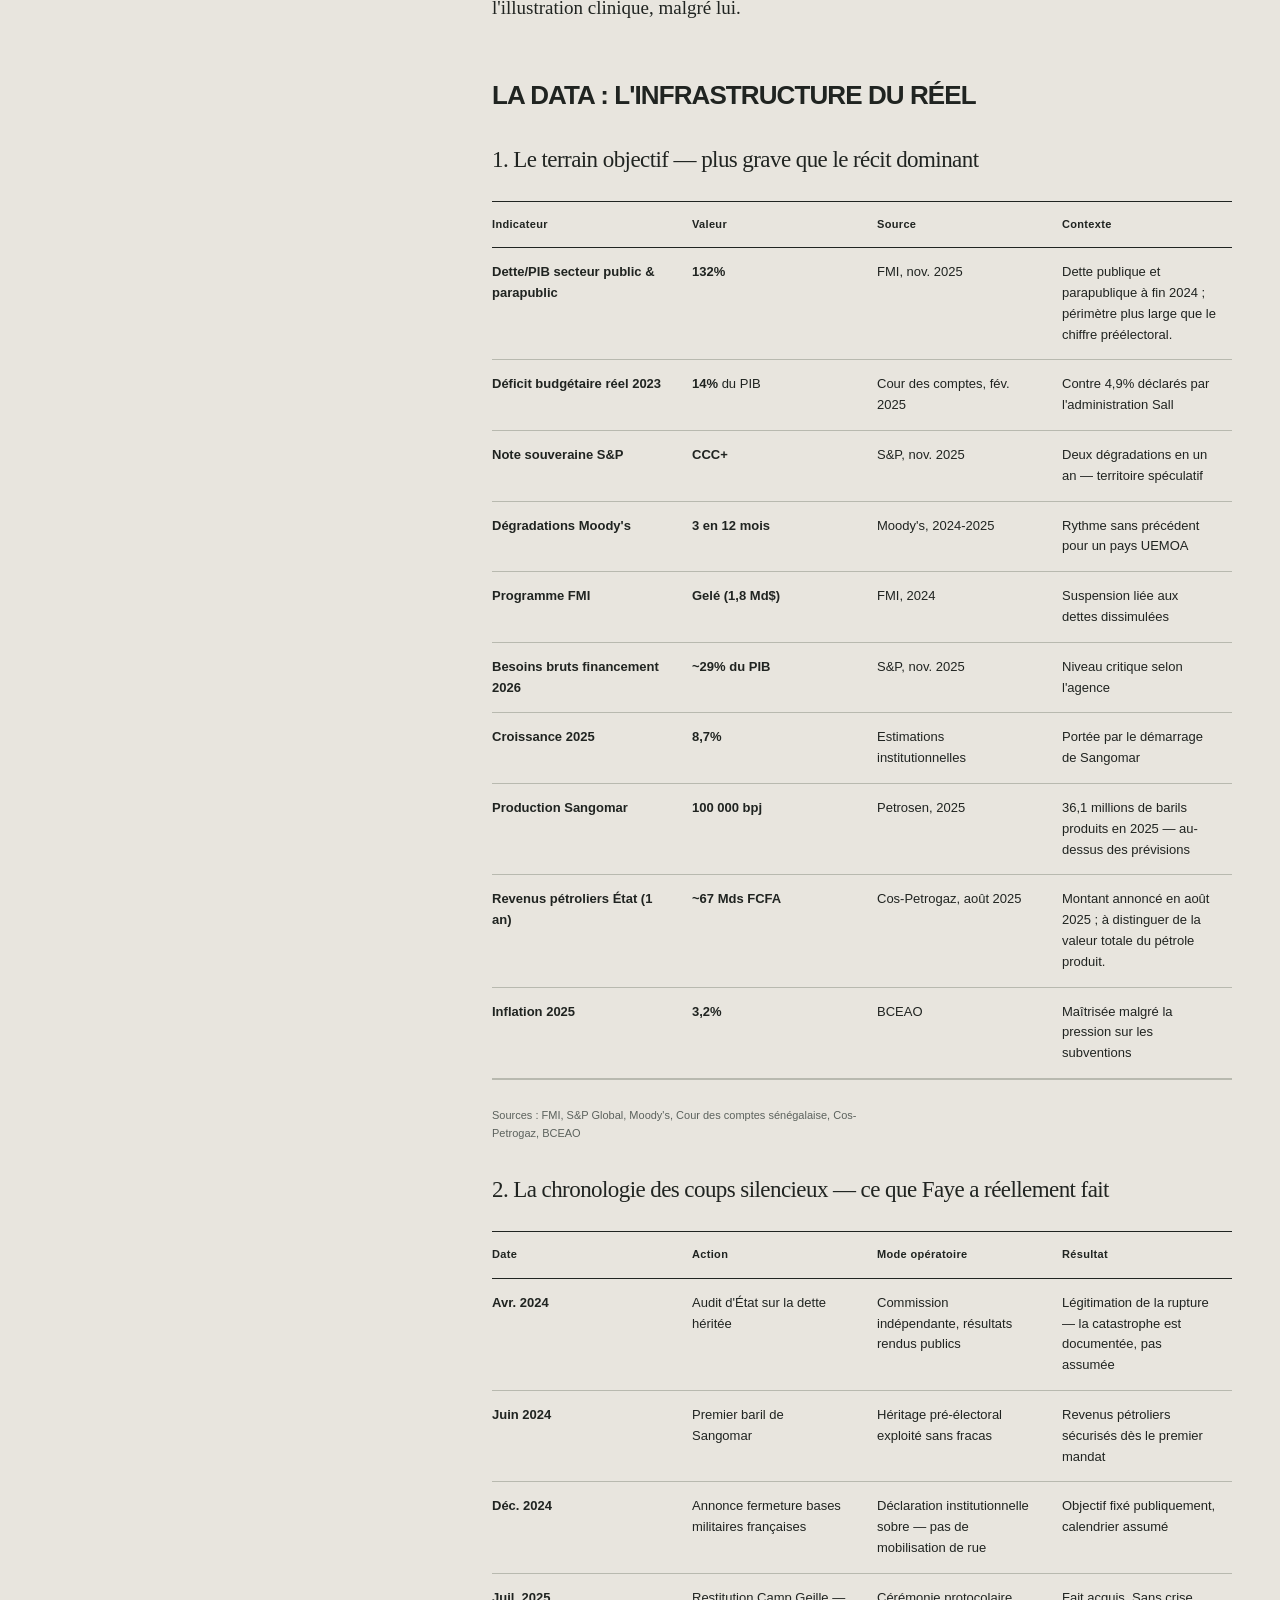
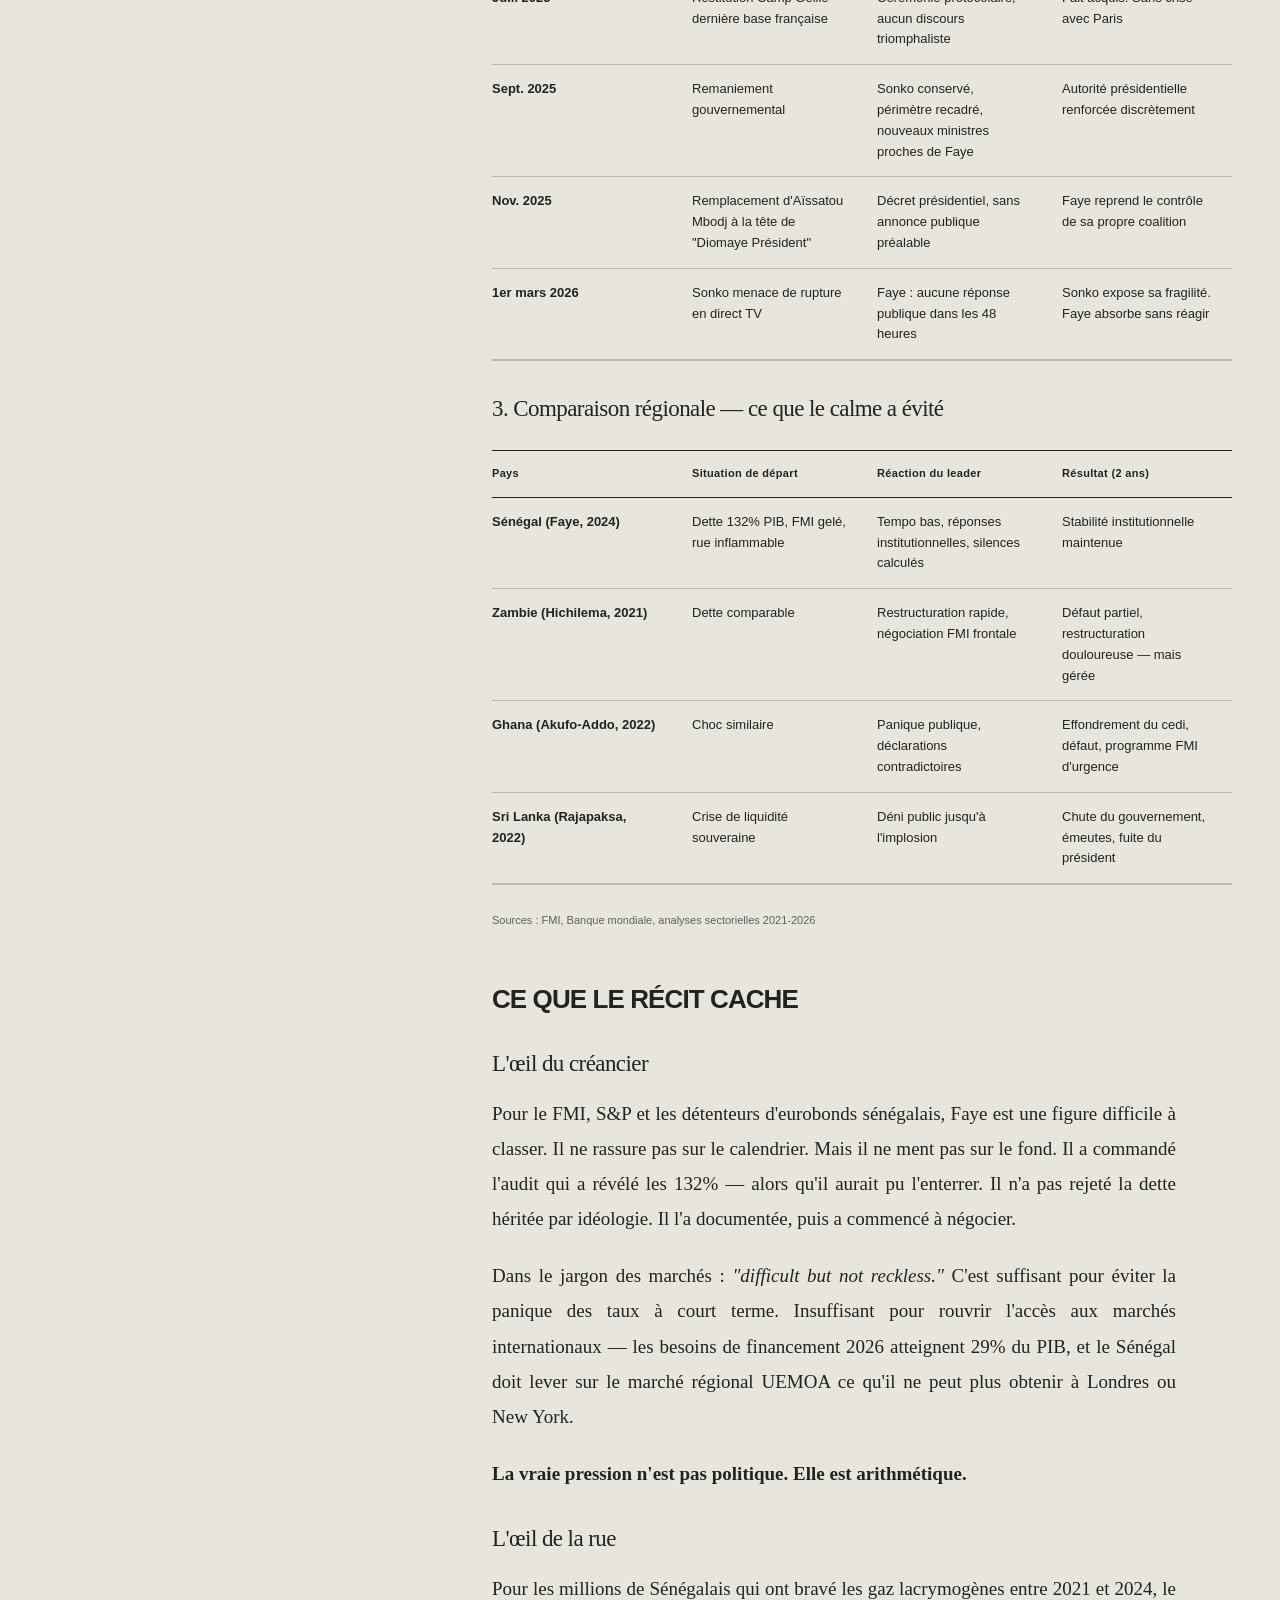
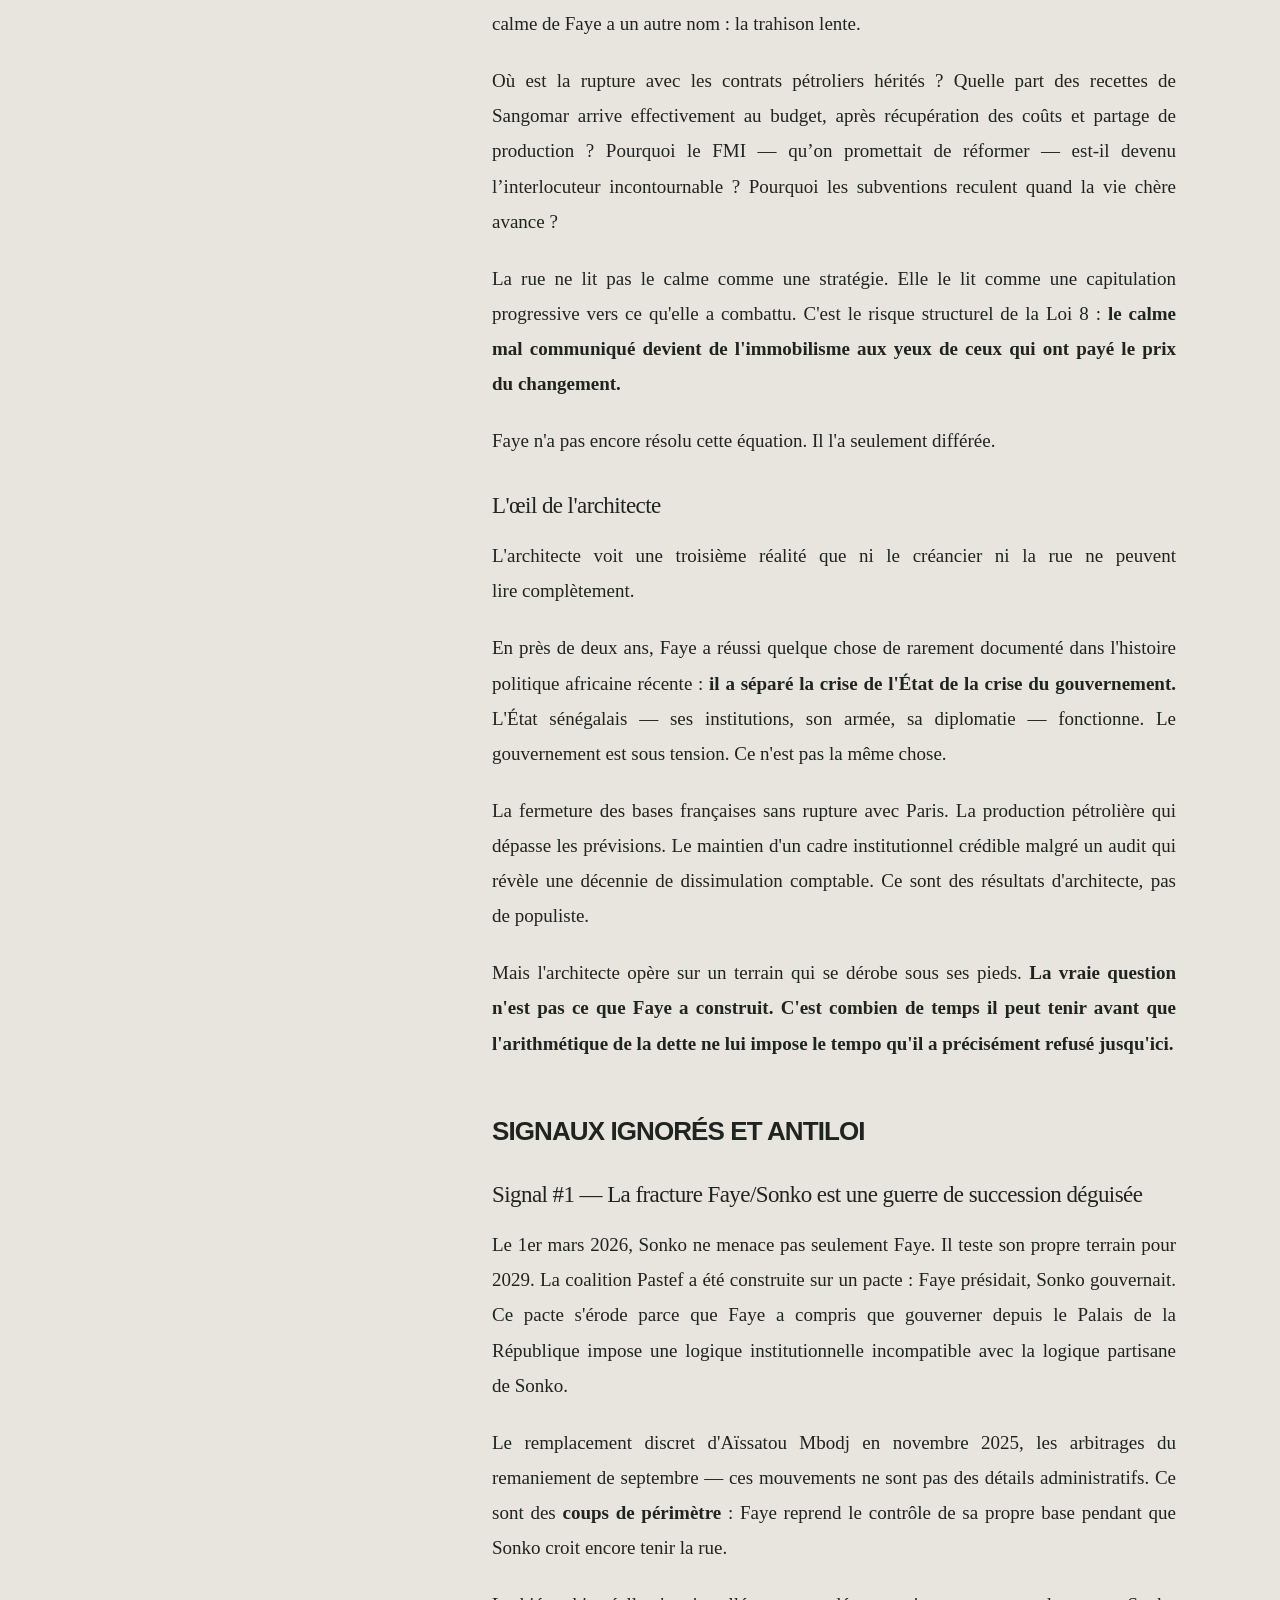
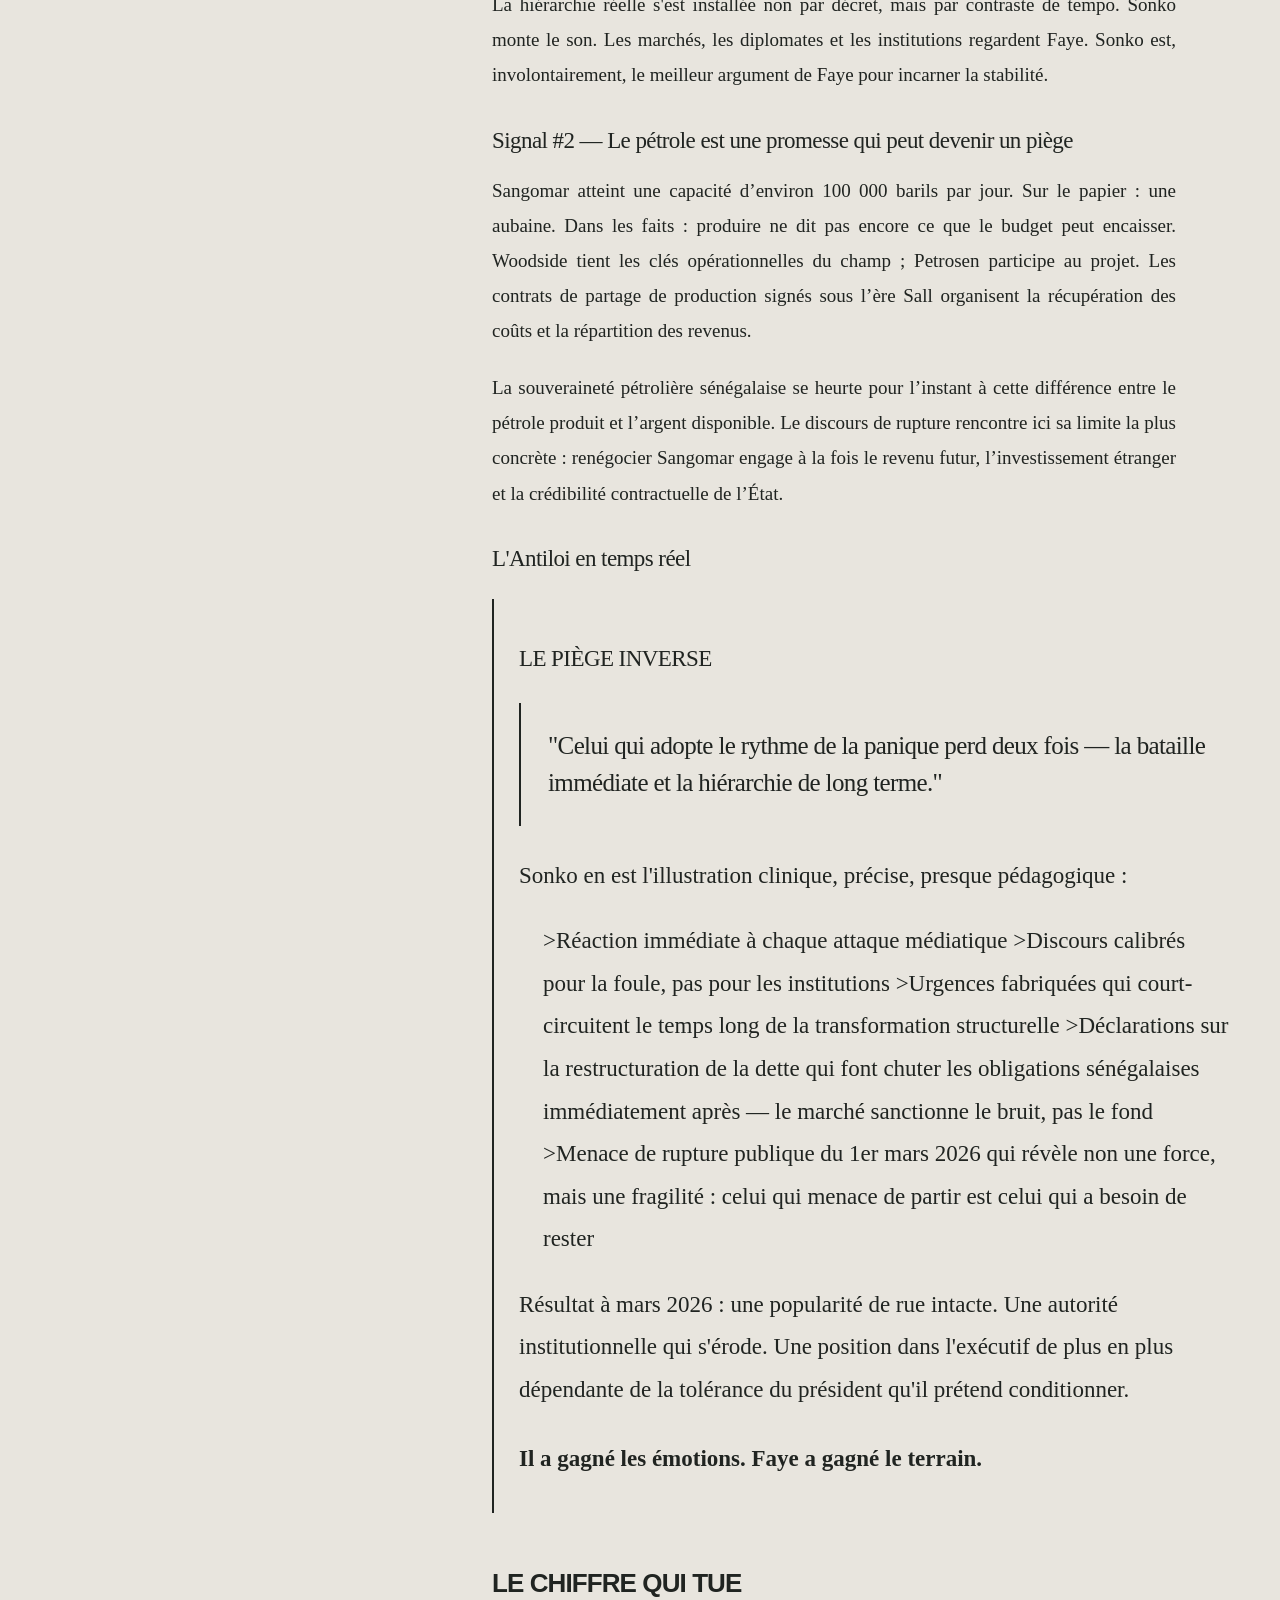
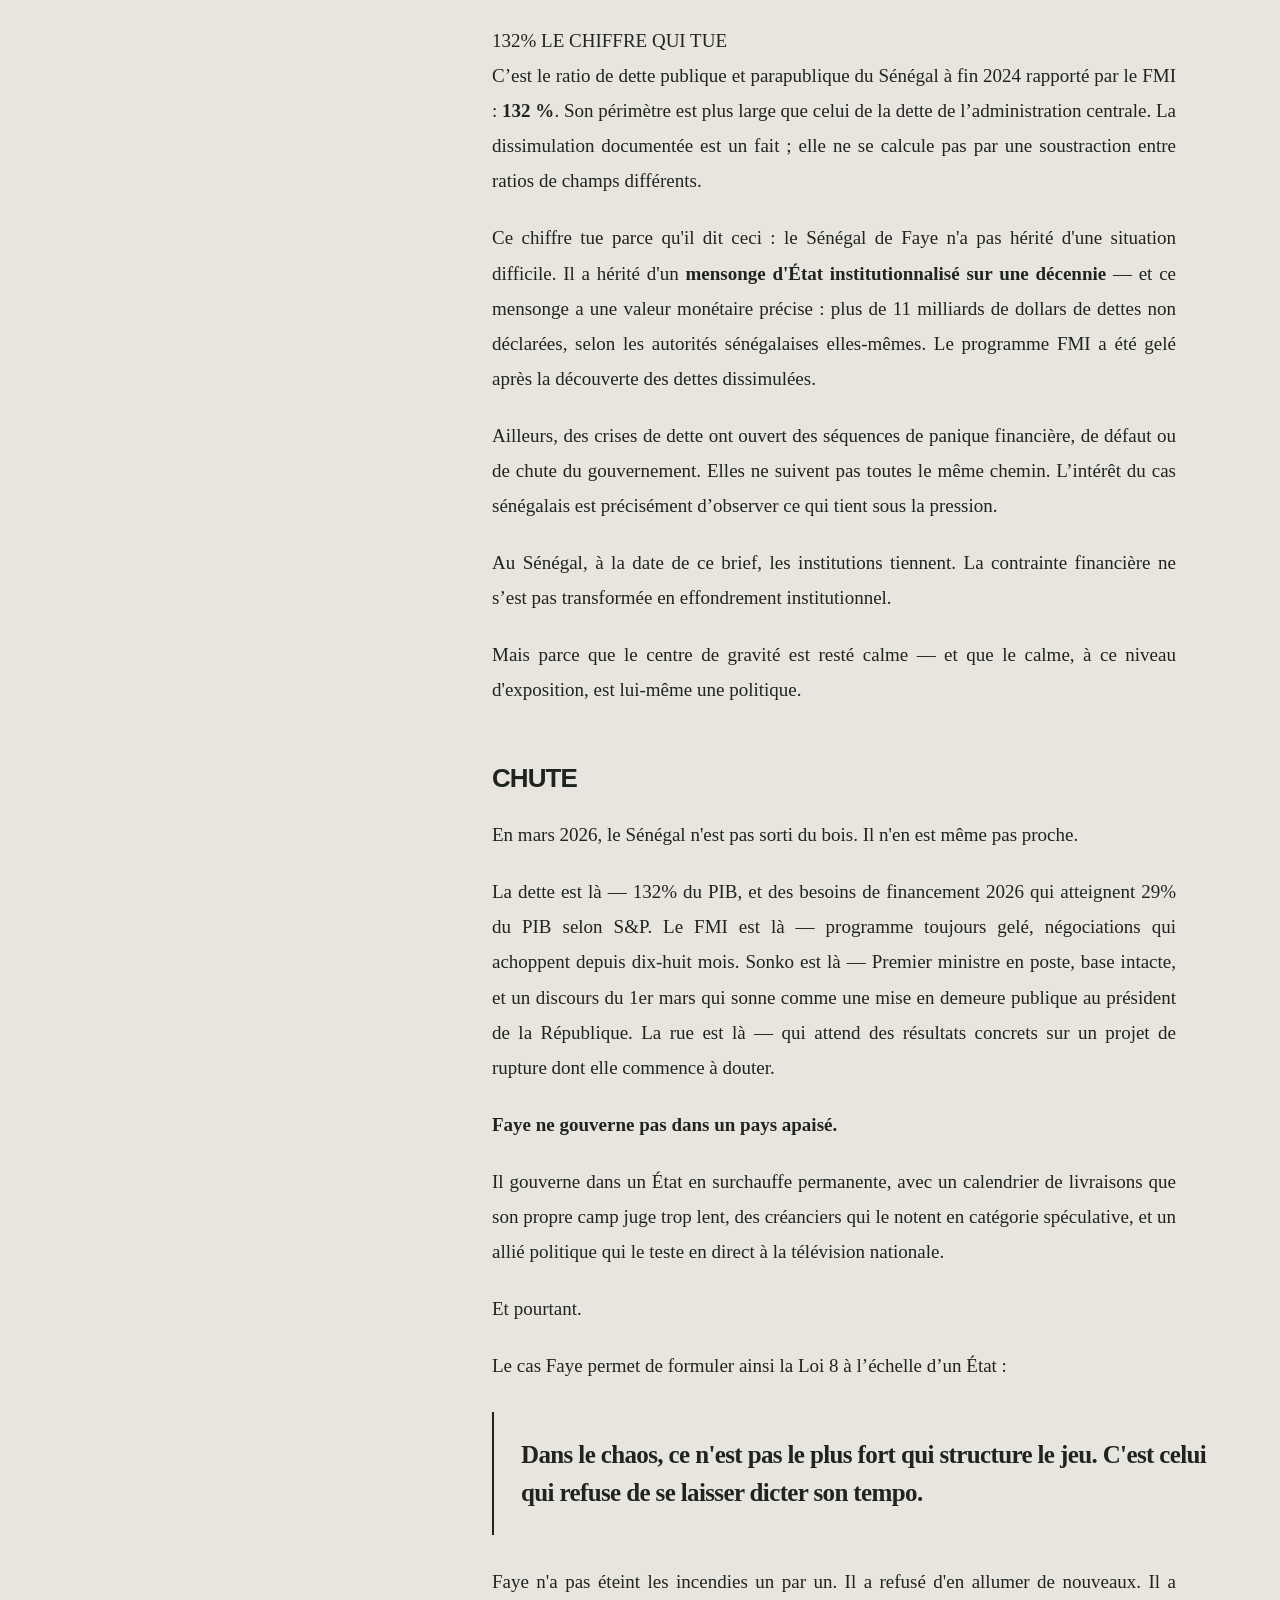
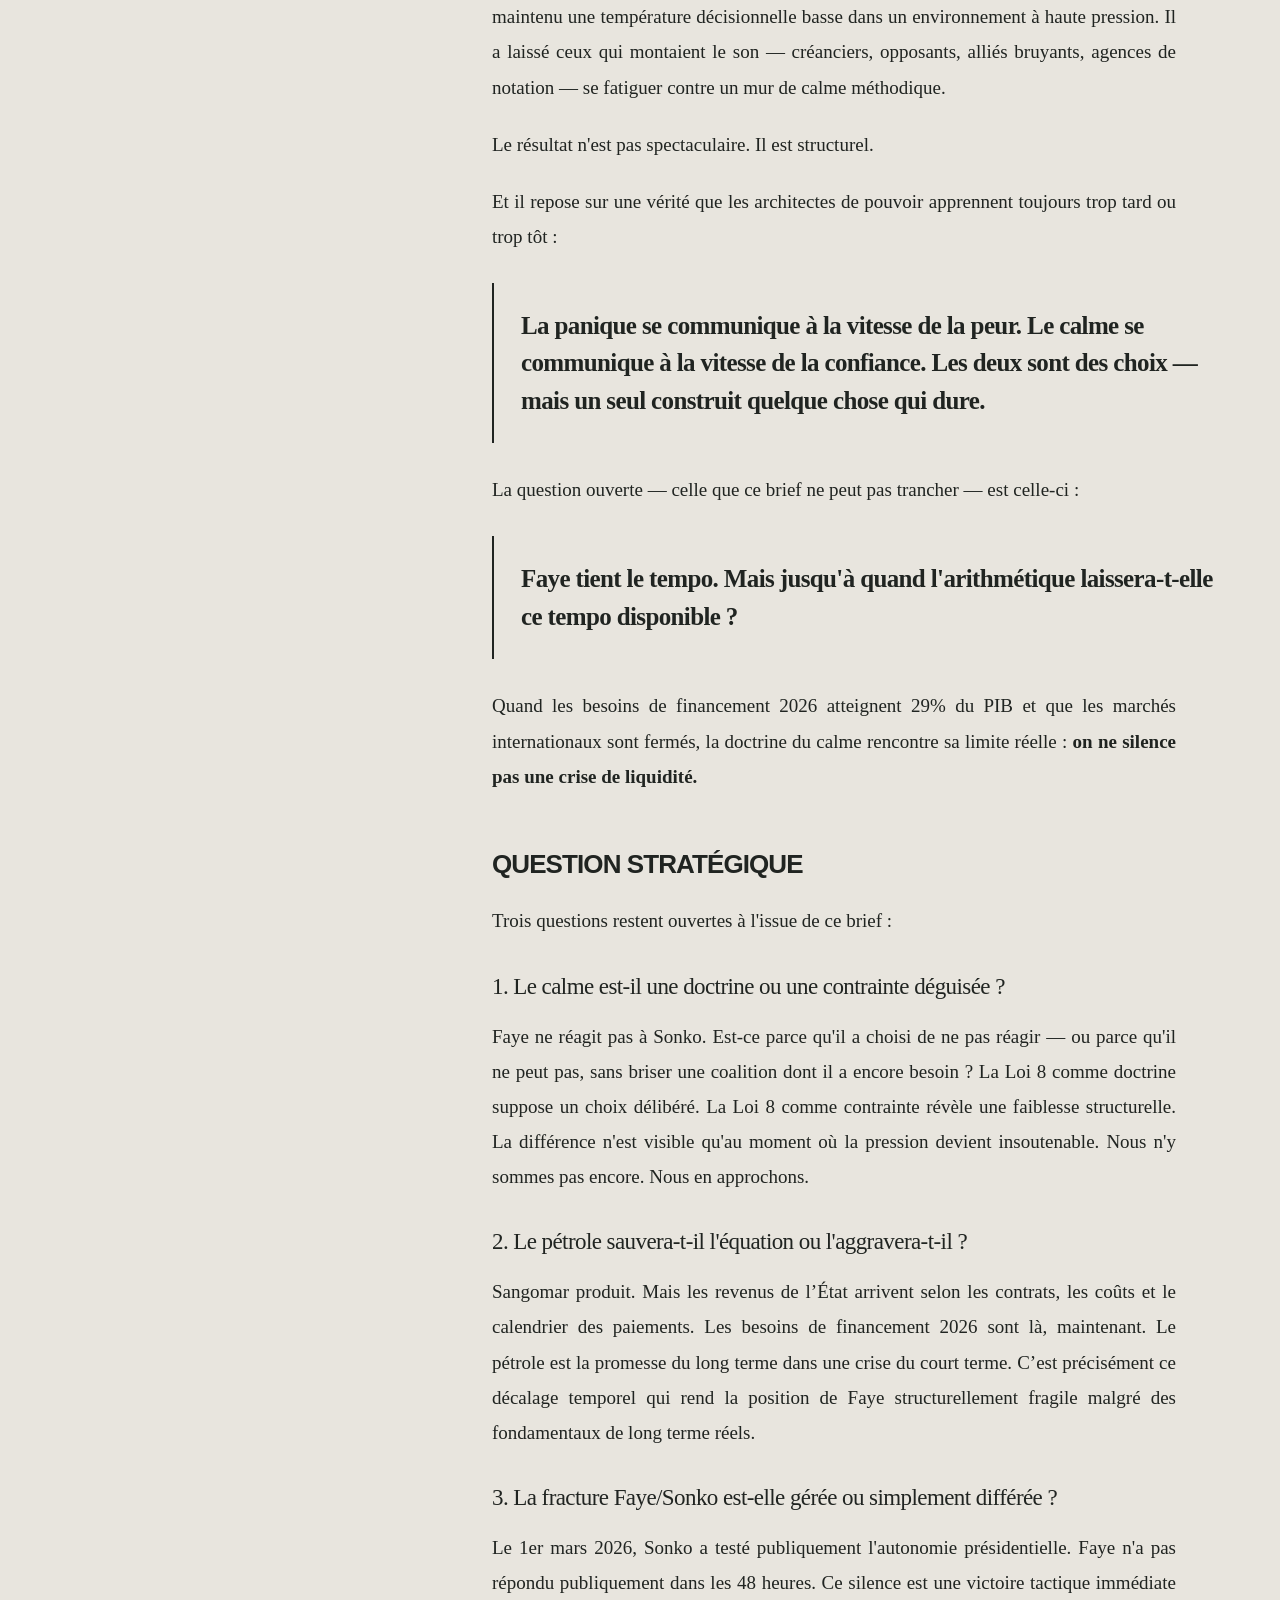
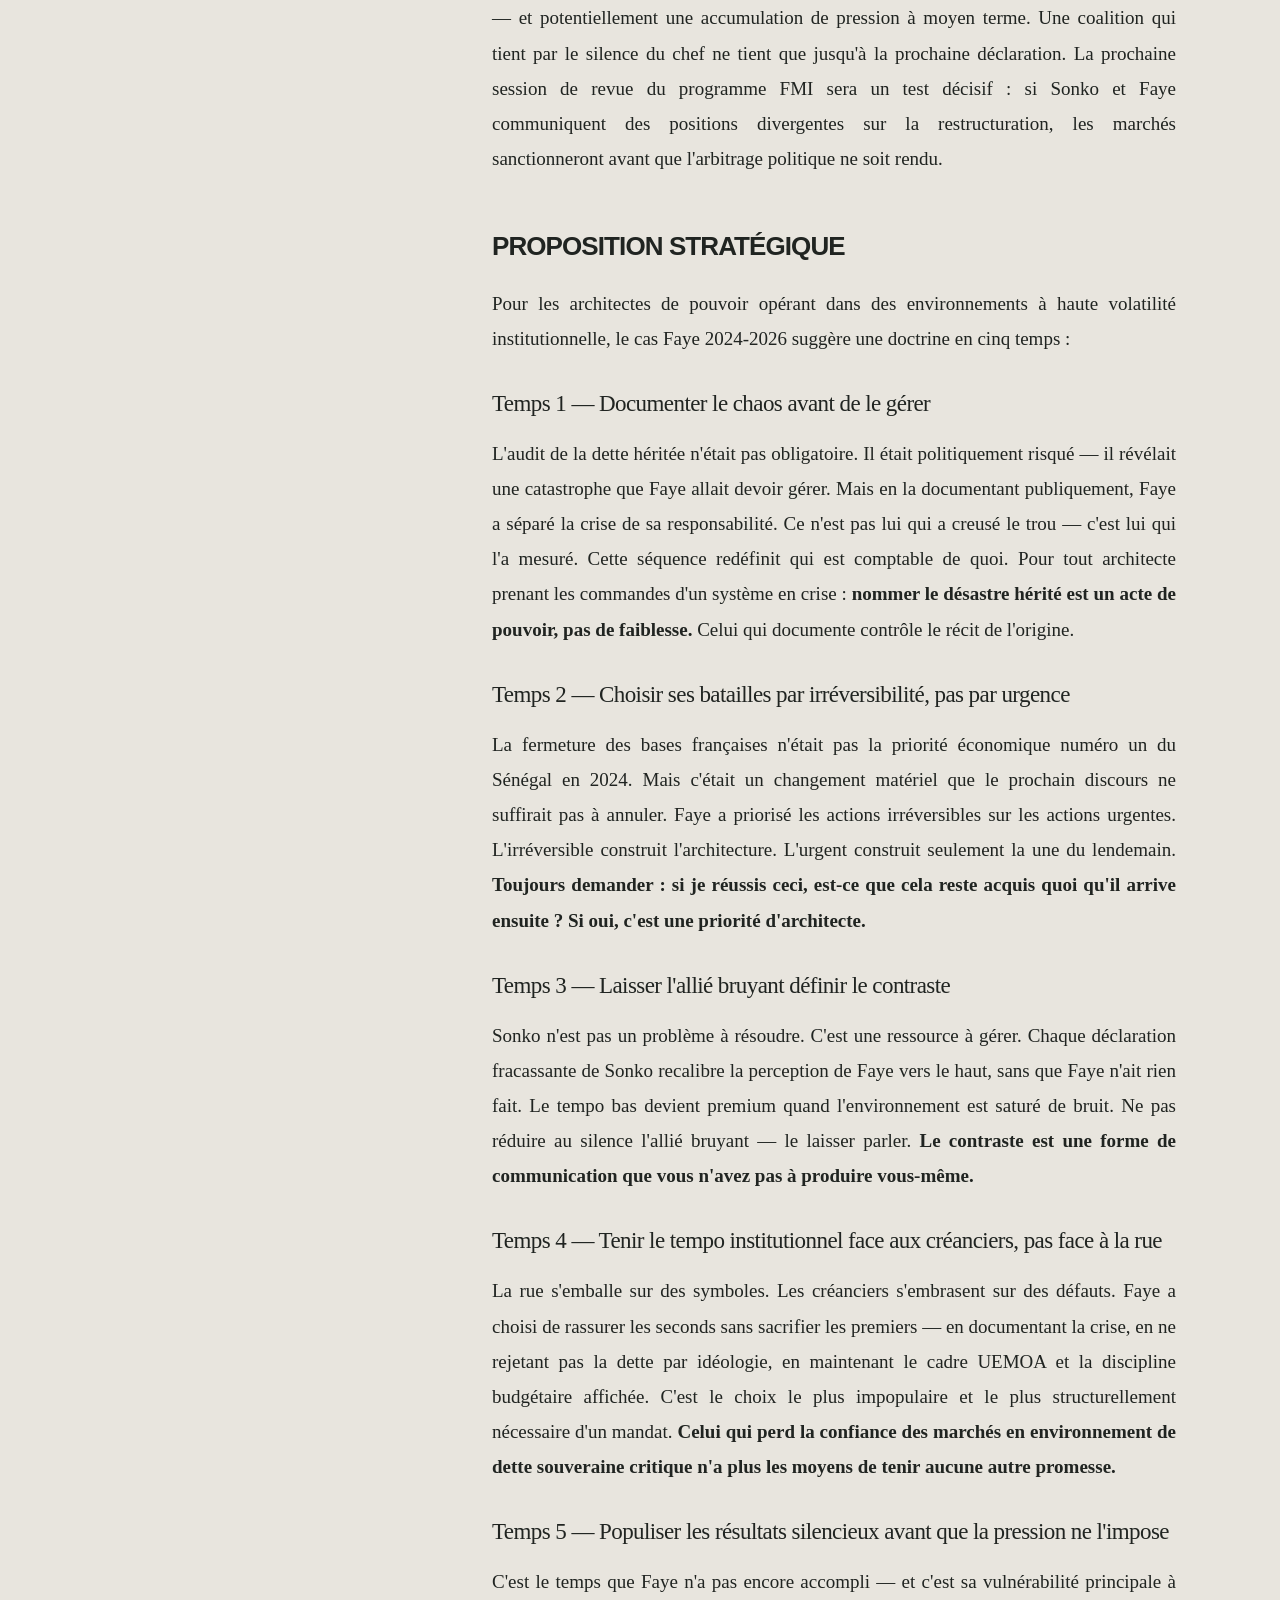
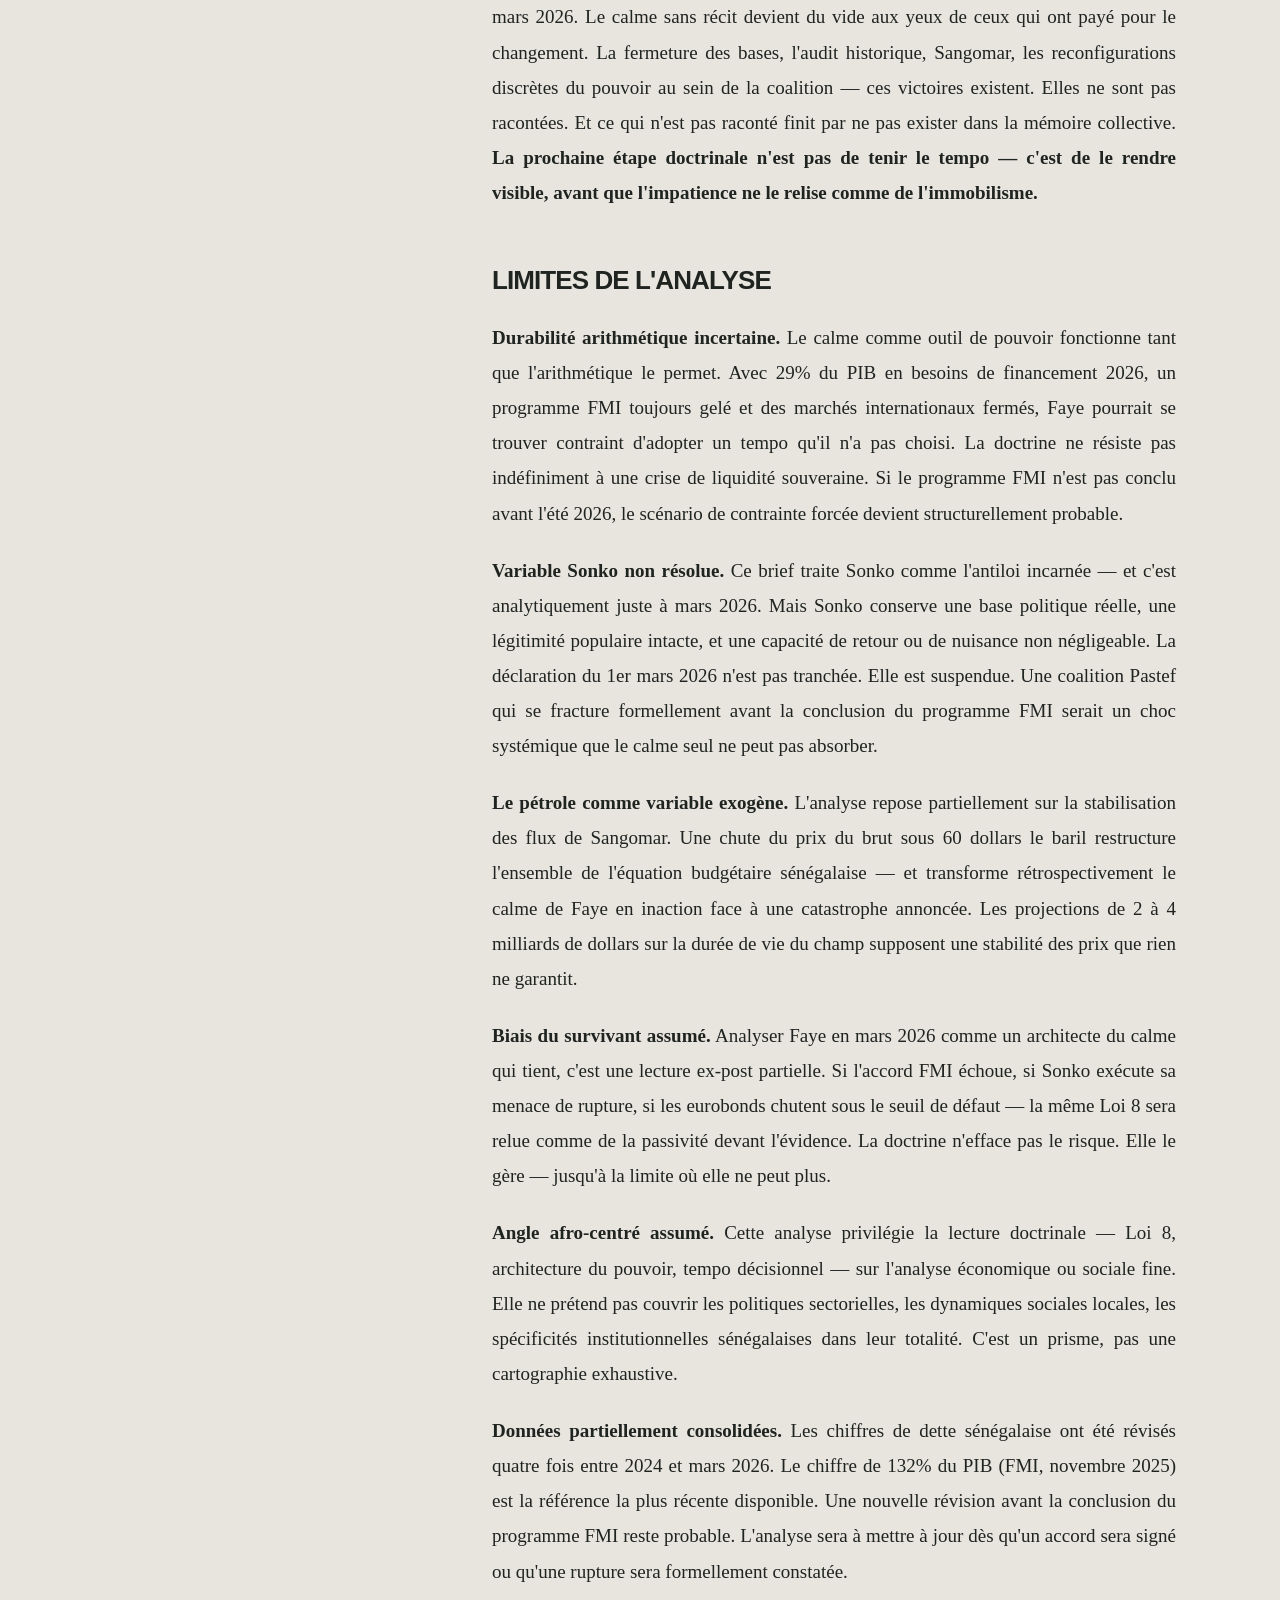
<file: analyses-war-room/senegal-2026-silence-arme-etat/index.html>
<!doctype html>
<html lang="fr"><head>
<meta charset="utf-8"><meta name="viewport" content="width=device-width, initial-scale=1">
<title>Sénégal : Le Silence comme Arme d'État — Quand tenir le centre vaut mieux que gagner les batailles — War Room — Stanislas Longo</title><meta name="description" content="Sonko monte le ton. Faye tient le centre. La dette et les besoins de financement mettent cette stratégie du silence à l’épreuve.">
<meta name="theme-color" content="#202623"><link rel="canonical" href="https://www.stanislas-longo.com/analyses-war-room/senegal-2026-silence-arme-etat/">
<meta property="og:type" content="article"><meta property="og:locale" content="fr_FR">
<meta property="og:title" content="Sénégal : Le Silence comme Arme d'État — Quand tenir le centre vaut mieux que gagner les batailles"><meta property="og:description" content="Sonko monte le ton. Faye tient le centre. La dette et les besoins de financement mettent cette stratégie du silence à l’épreuve.">
<meta property="og:url" content="https://www.stanislas-longo.com/analyses-war-room/senegal-2026-silence-arme-etat/"><meta property="og:image" content="https://www.stanislas-longo.com/assets/og/brief-10-20261012.jpg">
<meta property="og:image:alt" content="Sénégal : Le Silence comme Arme d'État — Quand tenir le centre vaut mieux que gagner les batailles"><meta name="twitter:card" content="summary_large_image">
<meta property="og:site_name" content="Stanislas Longo"><meta property="og:image:secure_url" content="https://www.stanislas-longo.com/assets/og/brief-10-20261012.jpg"><meta property="og:image:type" content="image/jpeg"><meta property="og:image:width" content="1200"><meta property="og:image:height" content="630"><meta name="twitter:image" content="https://www.stanislas-longo.com/assets/og/brief-10-20261012.jpg"><meta name="twitter:image:alt" content="Sénégal : Le Silence comme Arme d'État — Quand tenir le centre vaut mieux que gagner les batailles"><meta name="twitter:title" content="Sénégal : Le Silence comme Arme d'État — Quand tenir le centre vaut mieux que gagner les batailles"><meta name="twitter:description" content="Sonko monte le ton. Faye tient le centre. La dette et les besoins de financement mettent cette stratégie du silence à l’épreuve."><meta property="article:published_time" content="2026-03-11"><meta property="article:modified_time" content="2026-10-12">
<link rel="stylesheet" href="/assets/site.css?v=20261012"><script src="/assets/site.js?v=20261012" defer></script>
<script type="application/ld+json">{"@context": "https://schema.org", "@type": "Article", "headline": "Sénégal : Le Silence comme Arme d'État — Quand tenir le centre vaut mieux que gagner les batailles", "description": "Sonko monte le ton. Faye tient le centre. La dette et les besoins de financement mettent cette stratégie du silence à l’épreuve.", "datePublished": "2026-03-11", "dateModified": "2026-10-12", "author": {"@type": "Person", "name": "Stanislas Longo", "url": "https://www.stanislas-longo.com/#auteur"}, "mainEntityOfPage": "https://www.stanislas-longo.com/analyses-war-room/senegal-2026-silence-arme-etat/", "image": "https://www.stanislas-longo.com/assets/og/brief-10-20261012.jpg"}</script>
</head><body><a class="skip" href="#contenu">Aller au contenu</a>
<header class="site-header"><div class="shell header-inner">
<a class="brand" href="/">Stanislas Longo<small>Économiste · Dirigeant · Auteur</small></a>
<nav class="main-nav" aria-label="Navigation principale"><a href="/#livre">Les livres</a><a href="/analyses-war-room/" aria-current="page">War Room</a><a href="/#auteur">L’auteur</a><a href="/#form-section">Lire un extrait ↗</a></nav>
</div></header><main id="contenu"><div class="shell"><header class="reading-header"><div class="breadcrumb"><a href="/">Accueil</a> / <a href="/analyses-war-room/">War Room</a> / Brief 10</div><p class="eyebrow">War Room · Brief #10</p><h1>Sénégal : Le Silence comme Arme d'État — Quand tenir le centre vaut mieux que gagner les batailles</h1><div class="article-meta"><span>Par <a href="/#auteur">Stanislas Longo</a></span><time datetime="2026-03-11">11 mars 2026</time><span>19 min de lecture</span></div><div class="share-row" aria-label="Partager cette analyse"><span class="small-label">Partager</span><a href="https://www.linkedin.com/sharing/share-offsite/?url=https%3A%2F%2Fwww.stanislas-longo.com%2Fanalyses-war-room%2Fsenegal-2026-silence-arme-etat%2F" target="_blank" rel="noopener noreferrer">LinkedIn ↗</a><a href="https://twitter.com/intent/tweet?text=S%C3%A9n%C3%A9gal%20%3A%20Le%20Silence%20comme%20Arme%20d%27%C3%89tat%20%E2%80%94%20Quand%20tenir%20le%20centre%20vaut%20mieux%20que%20gagner%20les%20batailles&amp;url=https%3A%2F%2Fwww.stanislas-longo.com%2Fanalyses-war-room%2Fsenegal-2026-silence-arme-etat%2F" target="_blank" rel="noopener noreferrer">X ↗</a><a href="https://wa.me/?text=S%C3%A9n%C3%A9gal%20%3A%20Le%20Silence%20comme%20Arme%20d%27%C3%89tat%20%E2%80%94%20Quand%20tenir%20le%20centre%20vaut%20mieux%20que%20gagner%20les%20batailles%20https%3A%2F%2Fwww.stanislas-longo.com%2Fanalyses-war-room%2Fsenegal-2026-silence-arme-etat%2F" target="_blank" rel="noopener noreferrer">WhatsApp ↗</a><button class="copy-link" type="button" data-copy-url="https://www.stanislas-longo.com/analyses-war-room/senegal-2026-silence-arme-etat/">Copier le lien</button><span class="copy-status" role="status" aria-live="polite"></span></div></header><div class="reading-grid"><aside class="reading-aside"><div class="aside-sticky"><p class="small-label">Dans ce brief</p><nav class="brief-toc" aria-label="Sommaire de l’analyse"><ol><li><a href="#section-1">LE FAIT BRUT</a></li><li><a href="#section-2">L'ANGLE MORT : LOI 8 — IMPOSE TON CALME COMME HIÉRARCHIE NATURELLE</a></li><li><a href="#section-3">LA DATA : L'INFRASTRUCTURE DU RÉEL</a></li><li><a href="#section-4">CE QUE LE RÉCIT CACHE</a></li><li><a href="#section-5">SIGNAUX IGNORÉS ET ANTILOI</a></li><li><a href="#section-6">LE CHIFFRE QUI TUE</a></li><li><a href="#section-7">CHUTE</a></li><li><a href="#section-8">QUESTION STRATÉGIQUE</a></li><li><a href="#section-9">PROPOSITION STRATÉGIQUE</a></li><li><a href="#section-10">LIMITES DE L'ANALYSE</a></li></ol></nav><a class="aside-follow" href="https://www.linkedin.com/in/stanislas-longo-mba-631a1130" target="_blank" rel="noopener noreferrer">Suivre Stanislas Longo<br>sur LinkedIn ↗</a></div></aside><article class="reading-body" aria-label="Texte du brief"><figure class="brief-image"><img src="/analyses-war-room/images/adresse-nation-31-d%C3%A9cembre-2024-diomaye-faye.jpg" alt="Bassirou Diomaye Faye lors de son adresse à la nation du 31 décembre 2024" loading="lazy"><figcaption>Bassirou Diomaye Faye, adresse à la nation du 31 décembre 2024. © DR</figcaption></figure><section class="brief-section" id="section-1">
    <h2>LE FAIT BRUT</h2>

    <p>Le 17 juillet 2025, la France remet officiellement le Camp Geille à l'État sénégalais. Fin de 65 ans de présence militaire permanente. Aucun coup de feu. Aucune crise diplomatique. Aucun discours triomphaliste en prime time. Une cérémonie. Un procès-verbal. Et c'est fait.</p>

    <p>Regardez le contexte dans lequel cela se produit :</p>

    <p><strong>132 % du PIB.</strong> C’est le poids de la dette publique et parapublique à fin 2024, rapporté par le FMI en novembre 2025. Le chiffre de 73 % communiqué avant l’élection couvrait une autre date et un autre périmètre. La dette dissimulée est documentée ; son montant ne se déduit pas de la simple différence entre ces deux ratios. <sup><a class="source-ref" href="#source-1" aria-label="Source 1">[1]</a></sup></p><p><strong>CCC+</strong> — c'est la note souveraine attribuée par S&amp;P en novembre 2025, après deux dégradations successives en un an. Moody's a dégradé trois fois en douze mois. Le Sénégal est en territoire spéculatif profond.</p>

    <p><strong>1,8 milliard de dollars</strong> de programme FMI gelé après la découverte de dettes dissimulées.</p>

    <p><strong>14%</strong> de déficit budgétaire réel en 2023, contre 4,9% déclarés. L'écart le plus large jamais documenté dans un pays membre de l'UEMOA.</p>

    <p><strong>29%</strong> — c'est le niveau des besoins bruts de financement du secteur public sénégalais pour 2026 selon S&amp;P. Niveau jugé critique.</p>

    <p><strong>1er mars 2026</strong> : Ousmane Sonko, Premier ministre en exercice, déclare publiquement que le Pastef pourrait quitter le gouvernement si le président Faye « s'écarte de la vision politique » du parti. Le chef du gouvernement conteste l'autonomie du chef de l'État — en direct, à la télévision nationale.</p>

    <p>Sur ce terrain-là — dette record, note en chute libre, FMI hostile, allié menaçant de rupture publique — il n'y a pas eu de panique systémique. Pas de fuite des capitaux. Pas de coup de force. Pas d'effondrement institutionnel.</p>

    <p><strong>Ce n'est pas de la chance. C'est une doctrine.</strong></p>
</section>

            
<section class="brief-section" id="section-2">
                <h2>L'ANGLE MORT : LOI 8 — IMPOSE TON CALME COMME HIÉRARCHIE NATURELLE</h2>
                <blockquote class="law-quote">« Dans le chaos, celui qui reste stable devient centre de gravité. »<cite>Le Pouvoir qui reste · Loi 8, p. 26</cite></blockquote><p>La question que cette loi oblige à poser sur le Sénégal de 2026 est précise :</p>
                <p><strong>Comment un président de 45 ans, sans appareil propre, sans réseau militaire, sorti de prison 11 jours avant son élection, porté par un allié plus populaire que lui, tient-il le centre d'un État à 132% de dette/PIB, noté CCC+, avec un Premier ministre qui le menace de rupture en direct à la télévision — sans vaciller ?</strong></p>
                <p>La réponse n'est pas dans sa popularité. Elle n'est pas dans ses réformes. Elle est dans son <strong>tempo</strong>.</p>
                <p>Faye ne répond pas. Il ne dément pas. Il ne s'emballe pas. Pendant que Sonko calibre ses discours pour la rue, Faye calibre ses silences pour les institutions. Ce contraste — non fabriqué, structurellement produit par deux caractères opposés — est devenu l'architecture invisible de son autorité.</p>
                <p>Ce brief formule ainsi le piège inverse : <strong>"Celui qui adopte le rythme de la panique perd deux fois — la bataille immédiate et la hiérarchie de long terme."</strong> Sonko en est l'illustration clinique, malgré lui.</p>
            </section>

            
<section class="brief-section" id="section-3">
                <h2>LA DATA : L'INFRASTRUCTURE DU RÉEL</h2>

                <h3>1. Le terrain objectif — plus grave que le récit dominant</h3>
                <div class="table-wrap" tabindex="0" role="region" aria-label="Tableau de l’analyse"><table>
                    <thead>
                        <tr>
                            <th>Indicateur</th>
                            <th>Valeur</th>
                            <th>Source</th>
                            <th>Contexte</th>
                        </tr>
                    </thead>
                    <tbody>
                        <tr>
                            <td>Dette/PIB secteur public &amp; parapublic</td>
                            <td><strong>132%</strong></td>
                            <td>FMI, nov. 2025</td>
                            <td>Dette publique et parapublique à fin 2024 ; périmètre plus large que le chiffre préélectoral.</td></tr>
                        <tr>
                            <td>Déficit budgétaire réel 2023</td>
                            <td><strong>14%</strong> du PIB</td>
                            <td>Cour des comptes, fév. 2025</td>
                            <td>Contre 4,9% déclarés par l'administration Sall</td>
                        </tr>
                        <tr>
                            <td>Note souveraine S&amp;P</td>
                            <td><strong>CCC+</strong></td>
                            <td>S&amp;P, nov. 2025</td>
                            <td>Deux dégradations en un an — territoire spéculatif</td>
                        </tr>
                        <tr>
                            <td>Dégradations Moody's</td>
                            <td><strong>3 en 12 mois</strong></td>
                            <td>Moody's, 2024-2025</td>
                            <td>Rythme sans précédent pour un pays UEMOA</td>
                        </tr>
                        <tr>
                            <td>Programme FMI</td>
                            <td><strong>Gelé (1,8 Md$)</strong></td>
                            <td>FMI, 2024</td>
                            <td>Suspension liée aux dettes dissimulées</td>
                        </tr>
                        <tr>
                            <td>Besoins bruts financement 2026</td>
                            <td><strong>~29% du PIB</strong></td>
                            <td>S&amp;P, nov. 2025</td>
                            <td>Niveau critique selon l'agence</td>
                        </tr>
                        <tr>
                            <td>Croissance 2025</td>
                            <td><strong>8,7%</strong></td>
                            <td>Estimations institutionnelles</td>
                            <td>Portée par le démarrage de Sangomar</td>
                        </tr>
                        <tr>
                            <td>Production Sangomar</td>
                            <td><strong>100 000 bpj</strong></td>
                            <td>Petrosen, 2025</td>
                            <td>36,1 millions de barils produits en 2025 — au-dessus des prévisions</td>
                        </tr>
                        <tr>
                            <td>Revenus pétroliers État (1 an)</td>
                            <td><strong>~67 Mds FCFA</strong></td>
                            <td>Cos-Petrogaz, août 2025</td>
                            <td>Montant annoncé en août 2025 ; à distinguer de la valeur totale du pétrole produit.</td></tr>
                        <tr>
                            <td>Inflation 2025</td>
                            <td><strong>3,2%</strong></td>
                            <td>BCEAO</td>
                            <td>Maîtrisée malgré la pression sur les subventions</td>
                        </tr>
                    </tbody>
                </table>
                </div><p class="source">Sources : FMI, S&amp;P Global, Moody's, Cour des comptes sénégalaise, Cos-Petrogaz, BCEAO</p>

                <h3>2. La chronologie des coups silencieux — ce que Faye a réellement fait</h3>
                <div class="table-wrap" tabindex="0" role="region" aria-label="Tableau de l’analyse"><table>
                    <thead>
                        <tr>
                            <th>Date</th>
                            <th>Action</th>
                            <th>Mode opératoire</th>
                            <th>Résultat</th>
                        </tr>
                    </thead>
                    <tbody>
                        <tr>
                            <td>Avr. 2024</td>
                            <td>Audit d'État sur la dette héritée</td>
                            <td>Commission indépendante, résultats rendus publics</td>
                            <td>Légitimation de la rupture — la catastrophe est documentée, pas assumée</td>
                        </tr>
                        <tr>
                            <td>Juin 2024</td>
                            <td>Premier baril de Sangomar</td>
                            <td>Héritage pré-électoral exploité sans fracas</td>
                            <td>Revenus pétroliers sécurisés dès le premier mandat</td>
                        </tr>
                        <tr>
                            <td>Déc. 2024</td>
                            <td>Annonce fermeture bases militaires françaises</td>
                            <td>Déclaration institutionnelle sobre — pas de mobilisation de rue</td>
                            <td>Objectif fixé publiquement, calendrier assumé</td>
                        </tr>
                        <tr>
                            <td>Juil. 2025</td>
                            <td>Restitution Camp Geille — dernière base française</td>
                            <td>Cérémonie protocolaire, aucun discours triomphaliste</td>
                            <td>Fait acquis. Sans crise avec Paris</td>
                        </tr>
                        <tr>
                            <td>Sept. 2025</td>
                            <td>Remaniement gouvernemental</td>
                            <td>Sonko conservé, périmètre recadré, nouveaux ministres proches de Faye</td>
                            <td>Autorité présidentielle renforcée discrètement</td>
                        </tr>
                        <tr>
                            <td>Nov. 2025</td>
                            <td>Remplacement d'Aïssatou Mbodj à la tête de "Diomaye Président"</td>
                            <td>Décret présidentiel, sans annonce publique préalable</td>
                            <td>Faye reprend le contrôle de sa propre coalition</td>
                        </tr>
                        <tr>
                            <td>1er mars 2026</td>
                            <td>Sonko menace de rupture en direct TV</td>
                            <td>Faye : aucune réponse publique dans les 48 heures</td>
                            <td>Sonko expose sa fragilité. Faye absorbe sans réagir</td>
                        </tr>
                    </tbody>
                </table>

                </div><h3>3. Comparaison régionale — ce que le calme a évité</h3>
                <div class="table-wrap" tabindex="0" role="region" aria-label="Tableau de l’analyse"><table>
                    <thead>
                        <tr>
                            <th>Pays</th>
                            <th>Situation de départ</th>
                            <th>Réaction du leader</th>
                            <th>Résultat (2 ans)</th>
                        </tr>
                    </thead>
                    <tbody>
                        <tr>
                            <td><strong>Sénégal (Faye, 2024)</strong></td>
                            <td>Dette 132% PIB, FMI gelé, rue inflammable</td>
                            <td>Tempo bas, réponses institutionnelles, silences calculés</td>
                            <td>Stabilité institutionnelle maintenue</td>
                        </tr>
                        <tr>
                            <td><strong>Zambie (Hichilema, 2021)</strong></td>
                            <td>Dette comparable</td>
                            <td>Restructuration rapide, négociation FMI frontale</td>
                            <td>Défaut partiel, restructuration douloureuse — mais gérée</td>
                        </tr>
                        <tr>
                            <td><strong>Ghana (Akufo-Addo, 2022)</strong></td>
                            <td>Choc similaire</td>
                            <td>Panique publique, déclarations contradictoires</td>
                            <td>Effondrement du cedi, défaut, programme FMI d'urgence</td>
                        </tr>
                        <tr>
                            <td><strong>Sri Lanka (Rajapaksa, 2022)</strong></td>
                            <td>Crise de liquidité souveraine</td>
                            <td>Déni public jusqu'à l'implosion</td>
                            <td>Chute du gouvernement, émeutes, fuite du président</td>
                        </tr>
                    </tbody>
                </table>
                </div><p class="source">Sources : FMI, Banque mondiale, analyses sectorielles 2021-2026</p>
            </section>

            
<section class="brief-section" id="section-4">
                <h2>CE QUE LE RÉCIT CACHE</h2>

                <h3>L'œil du créancier</h3>
                <p>Pour le FMI, S&amp;P et les détenteurs d'eurobonds sénégalais, Faye est une figure difficile à classer. Il ne rassure pas sur le calendrier. Mais il ne ment pas sur le fond. Il a commandé l'audit qui a révélé les 132% — alors qu'il aurait pu l'enterrer. Il n'a pas rejeté la dette héritée par idéologie. Il l'a documentée, puis a commencé à négocier.</p>
                <p>Dans le jargon des marchés : <em>"difficult but not reckless."</em> C'est suffisant pour éviter la panique des taux à court terme. Insuffisant pour rouvrir l'accès aux marchés internationaux — les besoins de financement 2026 atteignent 29% du PIB, et le Sénégal doit lever sur le marché régional UEMOA ce qu'il ne peut plus obtenir à Londres ou New York.</p>
                <p><strong>La vraie pression n'est pas politique. Elle est arithmétique.</strong></p>

                <h3>L'œil de la rue</h3>
                <p>Pour les millions de Sénégalais qui ont bravé les gaz lacrymogènes entre 2021 et 2024, le calme de Faye a un autre nom : la trahison lente.</p>
                <p>Où est la rupture avec les contrats pétroliers hérités ? Quelle part des recettes de Sangomar arrive effectivement au budget, après récupération des coûts et partage de production ? Pourquoi le FMI — qu’on promettait de réformer — est-il devenu l’interlocuteur incontournable ? Pourquoi les subventions reculent quand la vie chère avance ?</p><p>La rue ne lit pas le calme comme une stratégie. Elle le lit comme une capitulation progressive vers ce qu'elle a combattu. C'est le risque structurel de la Loi 8 : <strong>le calme mal communiqué devient de l'immobilisme aux yeux de ceux qui ont payé le prix du changement.</strong></p>
                <p>Faye n'a pas encore résolu cette équation. Il l'a seulement différée.</p>

                <h3>L'œil de l'architecte</h3>
                <p>L'architecte voit une troisième réalité que ni le créancier ni la rue ne peuvent lire complètement.</p>
                <p>En près de deux ans, Faye a réussi quelque chose de rarement documenté dans l'histoire politique africaine récente : <strong>il a séparé la crise de l'État de la crise du gouvernement.</strong> L'État sénégalais — ses institutions, son armée, sa diplomatie — fonctionne. Le gouvernement est sous tension. Ce n'est pas la même chose.</p>
                <p>La fermeture des bases françaises sans rupture avec Paris. La production pétrolière qui dépasse les prévisions. Le maintien d'un cadre institutionnel crédible malgré un audit qui révèle une décennie de dissimulation comptable. Ce sont des résultats d'architecte, pas de populiste.</p>
                <p>Mais l'architecte opère sur un terrain qui se dérobe sous ses pieds. <strong>La vraie question n'est pas ce que Faye a construit. C'est combien de temps il peut tenir avant que l'arithmétique de la dette ne lui impose le tempo qu'il a précisément refusé jusqu'ici.</strong></p>
            </section>

            
<section class="brief-section" id="section-5">
                                <h2>SIGNAUX IGNORÉS ET ANTILOI</h2>

                <h3>Signal #1 — La fracture Faye/Sonko est une guerre de succession déguisée</h3>
                <p>Le 1er mars 2026, Sonko ne menace pas seulement Faye. Il teste son propre terrain pour 2029. La coalition Pastef a été construite sur un pacte : Faye présidait, Sonko gouvernait. Ce pacte s'érode parce que Faye a compris que gouverner depuis le Palais de la République impose une logique institutionnelle incompatible avec la logique partisane de Sonko.</p>
                <p>Le remplacement discret d'Aïssatou Mbodj en novembre 2025, les arbitrages du remaniement de septembre — ces mouvements ne sont pas des détails administratifs. Ce sont des <strong>coups de périmètre</strong> : Faye reprend le contrôle de sa propre base pendant que Sonko croit encore tenir la rue.</p>
                <p>La hiérarchie réelle s'est installée non par décret, mais par contraste de tempo. Sonko monte le son. Les marchés, les diplomates et les institutions regardent Faye. Sonko est, involontairement, le meilleur argument de Faye pour incarner la stabilité.</p>

                <h3>Signal #2 — Le pétrole est une promesse qui peut devenir un piège</h3>
                <p>Sangomar atteint une capacité d’environ 100 000 barils par jour. Sur le papier : une aubaine. Dans les faits : produire ne dit pas encore ce que le budget peut encaisser. Woodside tient les clés opérationnelles du champ ; Petrosen participe au projet. Les contrats de partage de production signés sous l’ère Sall organisent la récupération des coûts et la répartition des revenus.</p><p>La souveraineté pétrolière sénégalaise se heurte pour l’instant à cette différence entre le pétrole produit et l’argent disponible. Le discours de rupture rencontre ici sa limite la plus concrète : renégocier Sangomar engage à la fois le revenu futur, l’investissement étranger et la crédibilité contractuelle de l’État.</p><h3>L'Antiloi en temps réel</h3>
                <div class="highlight-box">
                    <h3>LE PIÈGE INVERSE</h3>
                    <blockquote>"Celui qui adopte le rythme de la panique perd deux fois — la bataille immédiate et la hiérarchie de long terme."</blockquote>
                    <p>Sonko en est l'illustration clinique, précise, presque pédagogique :</p>
                    <ul>
                        &gt;Réaction immédiate à chaque attaque médiatique
                        &gt;Discours calibrés pour la foule, pas pour les institutions
                        &gt;Urgences fabriquées qui court-circuitent le temps long de la transformation structurelle
                        &gt;Déclarations sur la restructuration de la dette qui font chuter les obligations sénégalaises immédiatement après — le marché sanctionne le bruit, pas le fond
                        &gt;Menace de rupture publique du 1er mars 2026 qui révèle non une force, mais une fragilité : celui qui menace de partir est celui qui a besoin de rester
                    </ul>
                    <p>Résultat à mars 2026 : une popularité de rue intacte. Une autorité institutionnelle qui s'érode. Une position dans l'exécutif de plus en plus dépendante de la tolérance du président qu'il prétend conditionner.</p>
                    <p><strong>Il a gagné les émotions. Faye a gagné le terrain.</strong></p>
                </div>
            </section>

            
<section class="brief-section" id="section-6">
                <h2>LE CHIFFRE QUI TUE</h2><span class="chiffre-number">132%</span>
                <span class="chiffre-label">LE CHIFFRE QUI TUE</span>
                <p>C’est le ratio de dette publique et parapublique du Sénégal à fin 2024 rapporté par le FMI : <strong>132 %</strong>. Son périmètre est plus large que celui de la dette de l’administration centrale. La dissimulation documentée est un fait ; elle ne se calcule pas par une soustraction entre ratios de champs différents.</p><p>Ce chiffre tue parce qu'il dit ceci : le Sénégal de Faye n'a pas hérité d'une situation difficile. Il a hérité d'un <strong>mensonge d'État institutionnalisé sur une décennie</strong> — et ce mensonge a une valeur monétaire précise : plus de 11 milliards de dollars de dettes non déclarées, selon les autorités sénégalaises elles-mêmes. Le programme FMI a été gelé après la découverte des dettes dissimulées.</p>
                <p>Ailleurs, des crises de dette ont ouvert des séquences de panique financière, de défaut ou de chute du gouvernement. Elles ne suivent pas toutes le même chemin. L’intérêt du cas sénégalais est précisément d’observer ce qui tient sous la pression.</p><p>Au Sénégal, à la date de ce brief, les institutions tiennent. La contrainte financière ne s’est pas transformée en effondrement institutionnel.</p><p>Mais parce que le centre de gravité est resté calme — et que le calme, à ce niveau d'exposition, est lui-même une politique.</p>
            </section>

            
<section class="brief-section" id="section-7">
                <h2>CHUTE</h2>
                <p>En mars 2026, le Sénégal n'est pas sorti du bois. Il n'en est même pas proche.</p>
                <p>La dette est là — 132% du PIB, et des besoins de financement 2026 qui atteignent 29% du PIB selon S&amp;P. Le FMI est là — programme toujours gelé, négociations qui achoppent depuis dix-huit mois. Sonko est là — Premier ministre en poste, base intacte, et un discours du 1er mars qui sonne comme une mise en demeure publique au président de la République. La rue est là — qui attend des résultats concrets sur un projet de rupture dont elle commence à douter.</p>
                <p><strong>Faye ne gouverne pas dans un pays apaisé.</strong></p>
                <p>Il gouverne dans un État en surchauffe permanente, avec un calendrier de livraisons que son propre camp juge trop lent, des créanciers qui le notent en catégorie spéculative, et un allié politique qui le teste en direct à la télévision nationale.</p>
                <p>Et pourtant.</p>
                <p>Le cas Faye permet de formuler ainsi la Loi 8 à l’échelle d’un État :</p><blockquote>
                    <strong>Dans le chaos, ce n'est pas le plus fort qui structure le jeu. C'est celui qui refuse de se laisser dicter son tempo.</strong>
                </blockquote>
                <p>Faye n'a pas éteint les incendies un par un. Il a refusé d'en allumer de nouveaux. Il a maintenu une température décisionnelle basse dans un environnement à haute pression. Il a laissé ceux qui montaient le son — créanciers, opposants, alliés bruyants, agences de notation — se fatiguer contre un mur de calme méthodique.</p>
                <p>Le résultat n'est pas spectaculaire. Il est structurel.</p>
                <p>Et il repose sur une vérité que les architectes de pouvoir apprennent toujours trop tard ou trop tôt :</p>
                <blockquote>
                    <strong>La panique se communique à la vitesse de la peur. Le calme se communique à la vitesse de la confiance. Les deux sont des choix — mais un seul construit quelque chose qui dure.</strong>
                </blockquote>
                <p>La question ouverte — celle que ce brief ne peut pas trancher — est celle-ci :</p>
                <blockquote>
                    <strong>Faye tient le tempo. Mais jusqu'à quand l'arithmétique laissera-t-elle ce tempo disponible ?</strong>
                </blockquote>
                <p>Quand les besoins de financement 2026 atteignent 29% du PIB et que les marchés internationaux sont fermés, la doctrine du calme rencontre sa limite réelle : <strong>on ne silence pas une crise de liquidité.</strong></p>
            </section>

            
<section class="brief-section" id="section-8">
                <h2>QUESTION STRATÉGIQUE</h2>
                <p>Trois questions restent ouvertes à l'issue de ce brief :</p>

                <h3>1. Le calme est-il une doctrine ou une contrainte déguisée ?</h3>
                <p>Faye ne réagit pas à Sonko. Est-ce parce qu'il a choisi de ne pas réagir — ou parce qu'il ne peut pas, sans briser une coalition dont il a encore besoin ? La Loi 8 comme doctrine suppose un choix délibéré. La Loi 8 comme contrainte révèle une faiblesse structurelle. La différence n'est visible qu'au moment où la pression devient insoutenable. Nous n'y sommes pas encore. Nous en approchons.</p>

                <h3>2. Le pétrole sauvera-t-il l'équation ou l'aggravera-t-il ?</h3>
                <p>Sangomar produit. Mais les revenus de l’État arrivent selon les contrats, les coûts et le calendrier des paiements. Les besoins de financement 2026 sont là, maintenant. Le pétrole est la promesse du long terme dans une crise du court terme. C’est précisément ce décalage temporel qui rend la position de Faye structurellement fragile malgré des fondamentaux de long terme réels.</p><h3>3. La fracture Faye/Sonko est-elle gérée ou simplement différée ?</h3>
                <p>Le 1er mars 2026, Sonko a testé publiquement l'autonomie présidentielle. Faye n'a pas répondu publiquement dans les 48 heures. Ce silence est une victoire tactique immédiate — et potentiellement une accumulation de pression à moyen terme. Une coalition qui tient par le silence du chef ne tient que jusqu'à la prochaine déclaration. La prochaine session de revue du programme FMI sera un test décisif : si Sonko et Faye communiquent des positions divergentes sur la restructuration, les marchés sanctionneront avant que l'arbitrage politique ne soit rendu.</p>
            </section>

            
<section class="brief-section" id="section-9">
                <h2>PROPOSITION STRATÉGIQUE</h2>
                <p>Pour les architectes de pouvoir opérant dans des environnements à haute volatilité institutionnelle, le cas Faye 2024-2026 suggère une doctrine en cinq temps :</p>

                <h3>Temps 1 — Documenter le chaos avant de le gérer</h3>
                <p>L'audit de la dette héritée n'était pas obligatoire. Il était politiquement risqué — il révélait une catastrophe que Faye allait devoir gérer. Mais en la documentant publiquement, Faye a séparé la crise de sa responsabilité. Ce n'est pas lui qui a creusé le trou — c'est lui qui l'a mesuré. Cette séquence redéfinit qui est comptable de quoi. Pour tout architecte prenant les commandes d'un système en crise : <strong>nommer le désastre hérité est un acte de pouvoir, pas de faiblesse.</strong> Celui qui documente contrôle le récit de l'origine.</p>

                <h3>Temps 2 — Choisir ses batailles par irréversibilité, pas par urgence</h3>
                <p>La fermeture des bases françaises n'était pas la priorité économique numéro un du Sénégal en 2024. Mais c'était un changement matériel que le prochain discours ne suffirait pas à annuler. Faye a priorisé les actions irréversibles sur les actions urgentes. L'irréversible construit l'architecture. L'urgent construit seulement la une du lendemain. <strong>Toujours demander : si je réussis ceci, est-ce que cela reste acquis quoi qu'il arrive ensuite ? Si oui, c'est une priorité d'architecte.</strong></p>

                <h3>Temps 3 — Laisser l'allié bruyant définir le contraste</h3>
                <p>Sonko n'est pas un problème à résoudre. C'est une ressource à gérer. Chaque déclaration fracassante de Sonko recalibre la perception de Faye vers le haut, sans que Faye n'ait rien fait. Le tempo bas devient premium quand l'environnement est saturé de bruit. Ne pas réduire au silence l'allié bruyant — le laisser parler. <strong>Le contraste est une forme de communication que vous n'avez pas à produire vous-même.</strong></p>

                <h3>Temps 4 — Tenir le tempo institutionnel face aux créanciers, pas face à la rue</h3>
                <p>La rue s'emballe sur des symboles. Les créanciers s'embrasent sur des défauts. Faye a choisi de rassurer les seconds sans sacrifier les premiers — en documentant la crise, en ne rejetant pas la dette par idéologie, en maintenant le cadre UEMOA et la discipline budgétaire affichée. C'est le choix le plus impopulaire et le plus structurellement nécessaire d'un mandat. <strong>Celui qui perd la confiance des marchés en environnement de dette souveraine critique n'a plus les moyens de tenir aucune autre promesse.</strong></p>

                <h3>Temps 5 — Populiser les résultats silencieux avant que la pression ne l'impose</h3>
                <p>C'est le temps que Faye n'a pas encore accompli — et c'est sa vulnérabilité principale à mars 2026. Le calme sans récit devient du vide aux yeux de ceux qui ont payé pour le changement. La fermeture des bases, l'audit historique, Sangomar, les reconfigurations discrètes du pouvoir au sein de la coalition — ces victoires existent. Elles ne sont pas racontées. Et ce qui n'est pas raconté finit par ne pas exister dans la mémoire collective. <strong>La prochaine étape doctrinale n'est pas de tenir le tempo — c'est de le rendre visible, avant que l'impatience ne le relise comme de l'immobilisme.</strong></p>
            </section>

            
<section class="brief-section" id="section-10">
                <h2>LIMITES DE L'ANALYSE</h2>
                <p><strong>Durabilité arithmétique incertaine.</strong> Le calme comme outil de pouvoir fonctionne tant que l'arithmétique le permet. Avec 29% du PIB en besoins de financement 2026, un programme FMI toujours gelé et des marchés internationaux fermés, Faye pourrait se trouver contraint d'adopter un tempo qu'il n'a pas choisi. La doctrine ne résiste pas indéfiniment à une crise de liquidité souveraine. Si le programme FMI n'est pas conclu avant l'été 2026, le scénario de contrainte forcée devient structurellement probable.</p>
                <p><strong>Variable Sonko non résolue.</strong> Ce brief traite Sonko comme l'antiloi incarnée — et c'est analytiquement juste à mars 2026. Mais Sonko conserve une base politique réelle, une légitimité populaire intacte, et une capacité de retour ou de nuisance non négligeable. La déclaration du 1er mars 2026 n'est pas tranchée. Elle est suspendue. Une coalition Pastef qui se fracture formellement avant la conclusion du programme FMI serait un choc systémique que le calme seul ne peut pas absorber.</p>
                <p><strong>Le pétrole comme variable exogène.</strong> L'analyse repose partiellement sur la stabilisation des flux de Sangomar. Une chute du prix du brut sous 60 dollars le baril restructure l'ensemble de l'équation budgétaire sénégalaise — et transforme rétrospectivement le calme de Faye en inaction face à une catastrophe annoncée. Les projections de 2 à 4 milliards de dollars sur la durée de vie du champ supposent une stabilité des prix que rien ne garantit.</p>
                <p><strong>Biais du survivant assumé.</strong> Analyser Faye en mars 2026 comme un architecte du calme qui tient, c'est une lecture ex-post partielle. Si l'accord FMI échoue, si Sonko exécute sa menace de rupture, si les eurobonds chutent sous le seuil de défaut — la même Loi 8 sera relue comme de la passivité devant l'évidence. La doctrine n'efface pas le risque. Elle le gère — jusqu'à la limite où elle ne peut plus.</p>
                <p><strong>Angle afro-centré assumé.</strong> Cette analyse privilégie la lecture doctrinale — Loi 8, architecture du pouvoir, tempo décisionnel — sur l'analyse économique ou sociale fine. Elle ne prétend pas couvrir les politiques sectorielles, les dynamiques sociales locales, les spécificités institutionnelles sénégalaises dans leur totalité. C'est un prisme, pas une cartographie exhaustive.</p>
                <p><strong>Données partiellement consolidées.</strong> Les chiffres de dette sénégalaise ont été révisés quatre fois entre 2024 et mars 2026. Le chiffre de 132% du PIB (FMI, novembre 2025) est la référence la plus récente disponible. Une nouvelle révision avant la conclusion du programme FMI reste probable. L'analyse sera à mettre à jour dès qu'un accord sera signé ou qu'une rupture sera formellement constatée.</p>
                </section>

            <section class="source-list" id="sources"><h2>Sources et références</h2><ol><li id="source-1"><a href="https://www.imf.org/fr/news/articles/2025/11/06/pr-25360-senegal-imf-concludes-visit" target="_blank" rel="noopener noreferrer">FMI, 6 novembre 2025 — Conclusions de mission au Sénégal ↗</a></li><li id="source-2"><a href="https://aps.sn/general-mbaye-cisse-batir-un-partenariat-efficace-et-equilibre-avec-la-france/" target="_blank" rel="noopener noreferrer">APS, 17 juillet 2025 — Restitution du camp Geille et coopération franco-sénégalaise ↗</a></li><li id="source-3"><a href="https://www.igfm.sn/Tensions-entre-diomaye-et-sonko-le-point-de-discorde" target="_blank" rel="noopener noreferrer">iGFM, 1er mars 2026 — Désaccord public sur une rencontre avec les députés ↗</a></li><li id="source-4"><a href="https://www.reuters.com/world/africa/senegal-pm-says-party-could-quit-government-if-president-diverges-vision-2026-03-02/" target="_blank" rel="noopener noreferrer">Reuters, 2 mars 2026 — Sonko envisage une sortie du gouvernement en cas de divergence avec Faye ↗</a></li></ol><p>Stanislas Longo, <em>Le Pouvoir qui reste</em>, FUNDAMEN ÉDITIONS. Loi 8 — Impose ton calme comme hiérarchie naturelle, p. 26.</p></section><div class="author-signature"><p class="small-label">L’auteur</p><h2>Stanislas Longo</h2><p>Économiste, dirigeant et auteur du livre <em>Le Pouvoir qui reste</em>.</p><a href="https://www.linkedin.com/in/stanislas-longo-mba-631a1130" target="_blank" rel="noopener noreferrer">Retrouvez mes publications sur LinkedIn ↗</a></div><div class="share-row" aria-label="Partager cette analyse"><span class="small-label">Partager</span><a href="https://www.linkedin.com/sharing/share-offsite/?url=https%3A%2F%2Fwww.stanislas-longo.com%2Fanalyses-war-room%2Fsenegal-2026-silence-arme-etat%2F" target="_blank" rel="noopener noreferrer">LinkedIn ↗</a><a href="https://twitter.com/intent/tweet?text=S%C3%A9n%C3%A9gal%20%3A%20Le%20Silence%20comme%20Arme%20d%27%C3%89tat%20%E2%80%94%20Quand%20tenir%20le%20centre%20vaut%20mieux%20que%20gagner%20les%20batailles&amp;url=https%3A%2F%2Fwww.stanislas-longo.com%2Fanalyses-war-room%2Fsenegal-2026-silence-arme-etat%2F" target="_blank" rel="noopener noreferrer">X ↗</a><a href="https://wa.me/?text=S%C3%A9n%C3%A9gal%20%3A%20Le%20Silence%20comme%20Arme%20d%27%C3%89tat%20%E2%80%94%20Quand%20tenir%20le%20centre%20vaut%20mieux%20que%20gagner%20les%20batailles%20https%3A%2F%2Fwww.stanislas-longo.com%2Fanalyses-war-room%2Fsenegal-2026-silence-arme-etat%2F" target="_blank" rel="noopener noreferrer">WhatsApp ↗</a><button class="copy-link" type="button" data-copy-url="https://www.stanislas-longo.com/analyses-war-room/senegal-2026-silence-arme-etat/">Copier le lien</button><span class="copy-status" role="status" aria-live="polite"></span></div><nav class="related-briefs" aria-label="Poursuivre la lecture"><p class="small-label">Poursuivre la lecture</p><a href="/analyses-war-room/ouganda-2026-antiloi/"><span class="small-label">Brief 03</span><span>Ouganda 2026 : L'Antiloi — Quand 40 Ans Ne Construisent Rien</span><span aria-hidden="true">↗</span></a><a href="/analyses-war-room/union-africaine-face-a-elle-meme/"><span class="small-label">Brief 08</span><span>L'Union Africaine Face à Elle-Même</span><span aria-hidden="true">↗</span></a></nav><div class="article-bottom"><a href="/analyses-war-room/">← Tous les briefs</a><a href="#contenu">Retour en haut ↑</a></div></article></div></div></main><aside class="book-strip"><div class="shell"><div><div class="eyebrow">Le livre · Décembre 2026</div><h2>Le Pouvoir qui reste</h2><p>Manuel de lucidité stratégique pour les bâtisseurs de l’Afrique Nouvelle.</p></div><a class="button secondary" href="/#form-section">Lire un extrait <span aria-hidden="true">↗</span></a></div></aside><footer class="site-footer"><div class="shell"><div class="footer-main"><div><div class="footer-name">Stanislas Longo</div><p>Livres et analyses sur le pouvoir, les institutions et leur capacité à durer.</p></div><nav class="footer-links" aria-label="Liens complémentaires"><a href="/#livre">Les livres</a><a href="/analyses-war-room/">War Room</a><a href="https://www.linkedin.com/in/stanislas-longo-mba-631a1130" class="external-link">LinkedIn</a><a href="https://fundamen.fr" class="external-link">L’éditeur · Fundamen</a></nav></div><div class="footer-bottom"><span>© 2026 Stanislas Longo. Tous droits réservés.</span><span>Site de l’auteur · <a href="https://fundamen.fr">FUNDAMEN ÉDITIONS</a></span></div></div></footer></body></html>
</file>
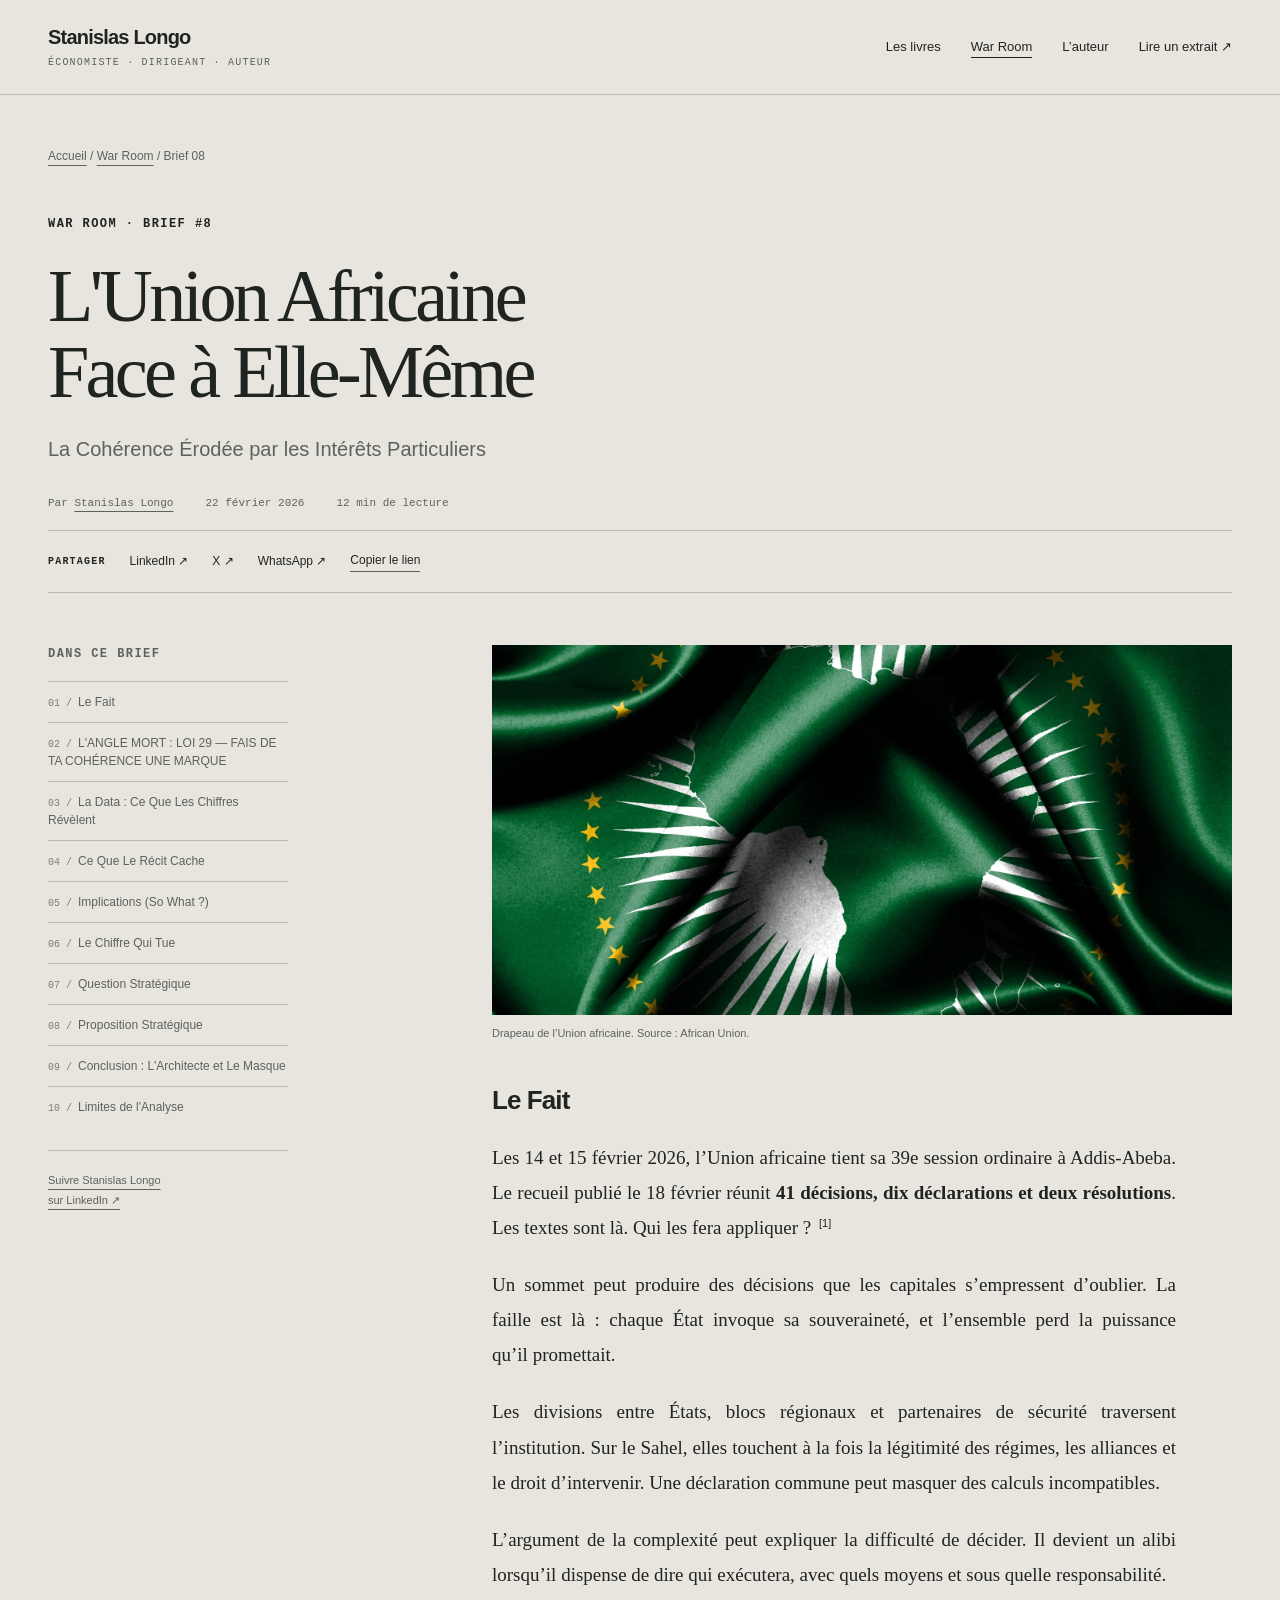
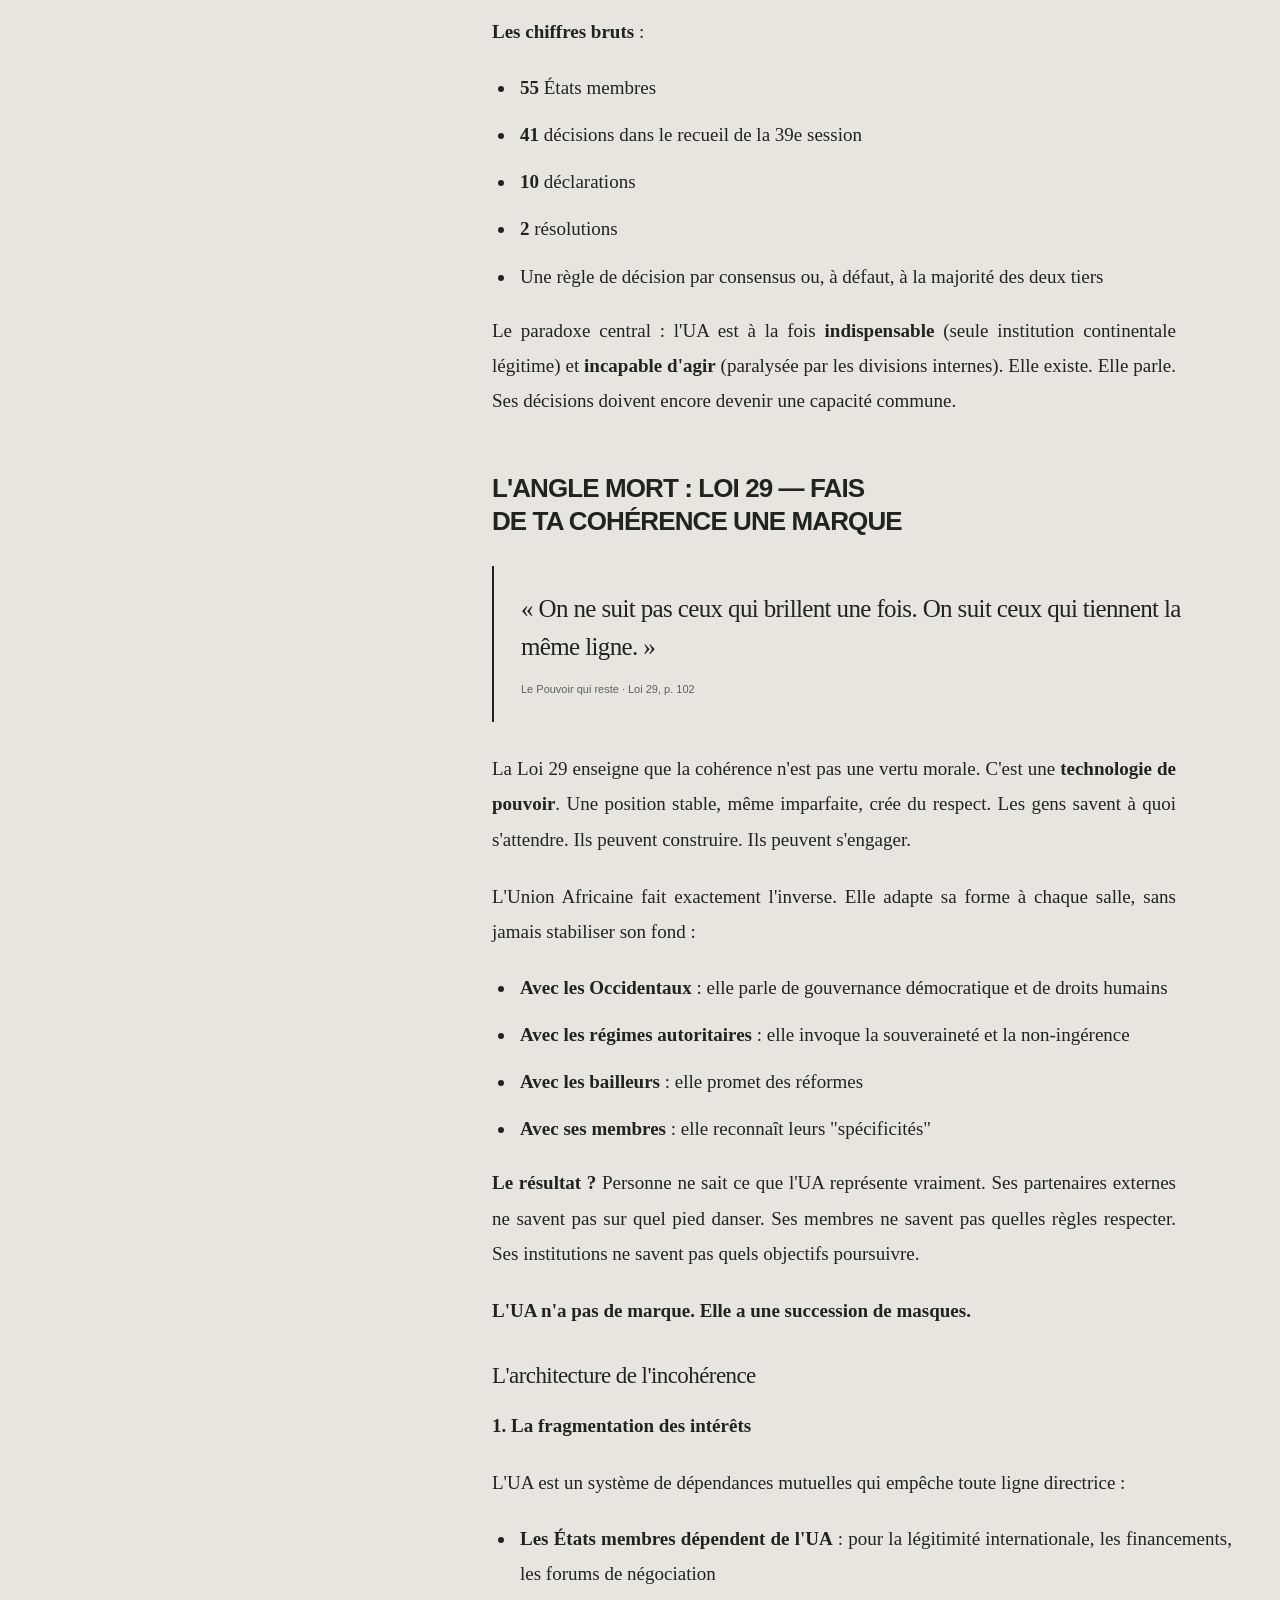
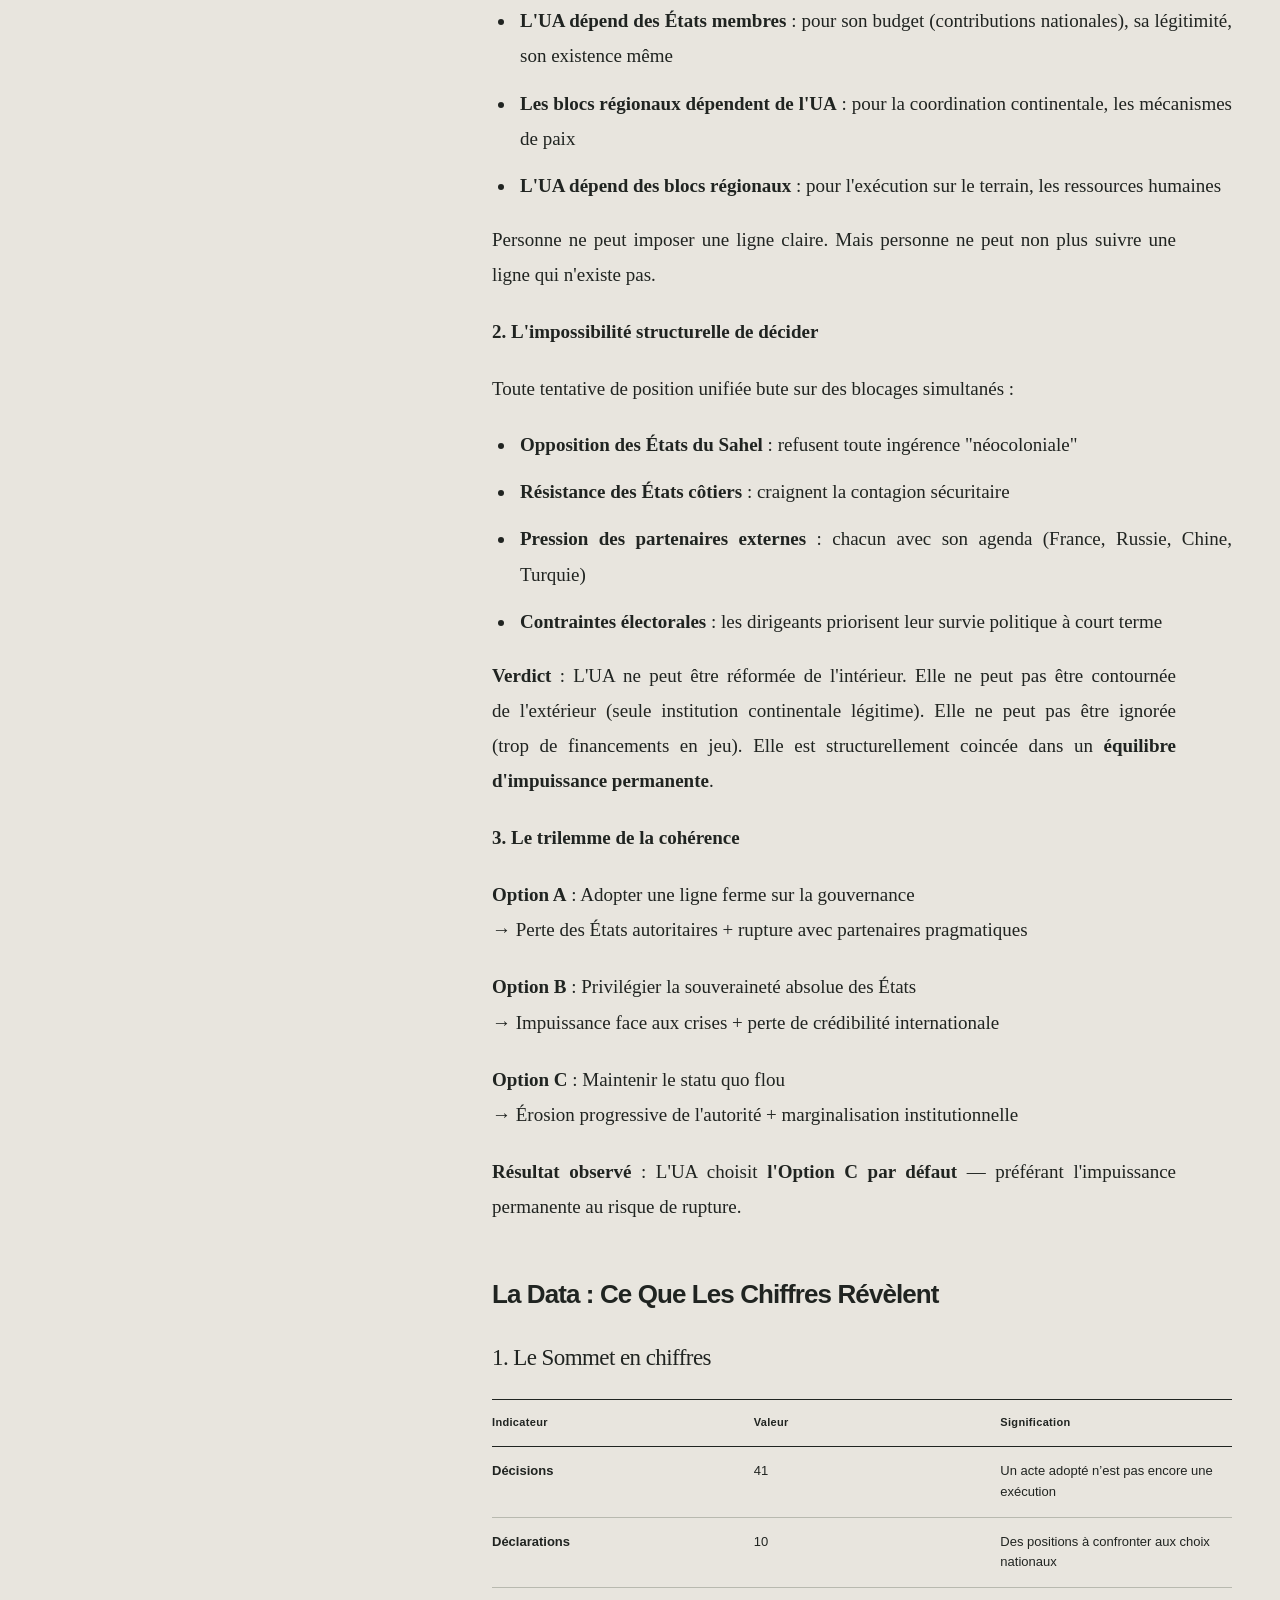
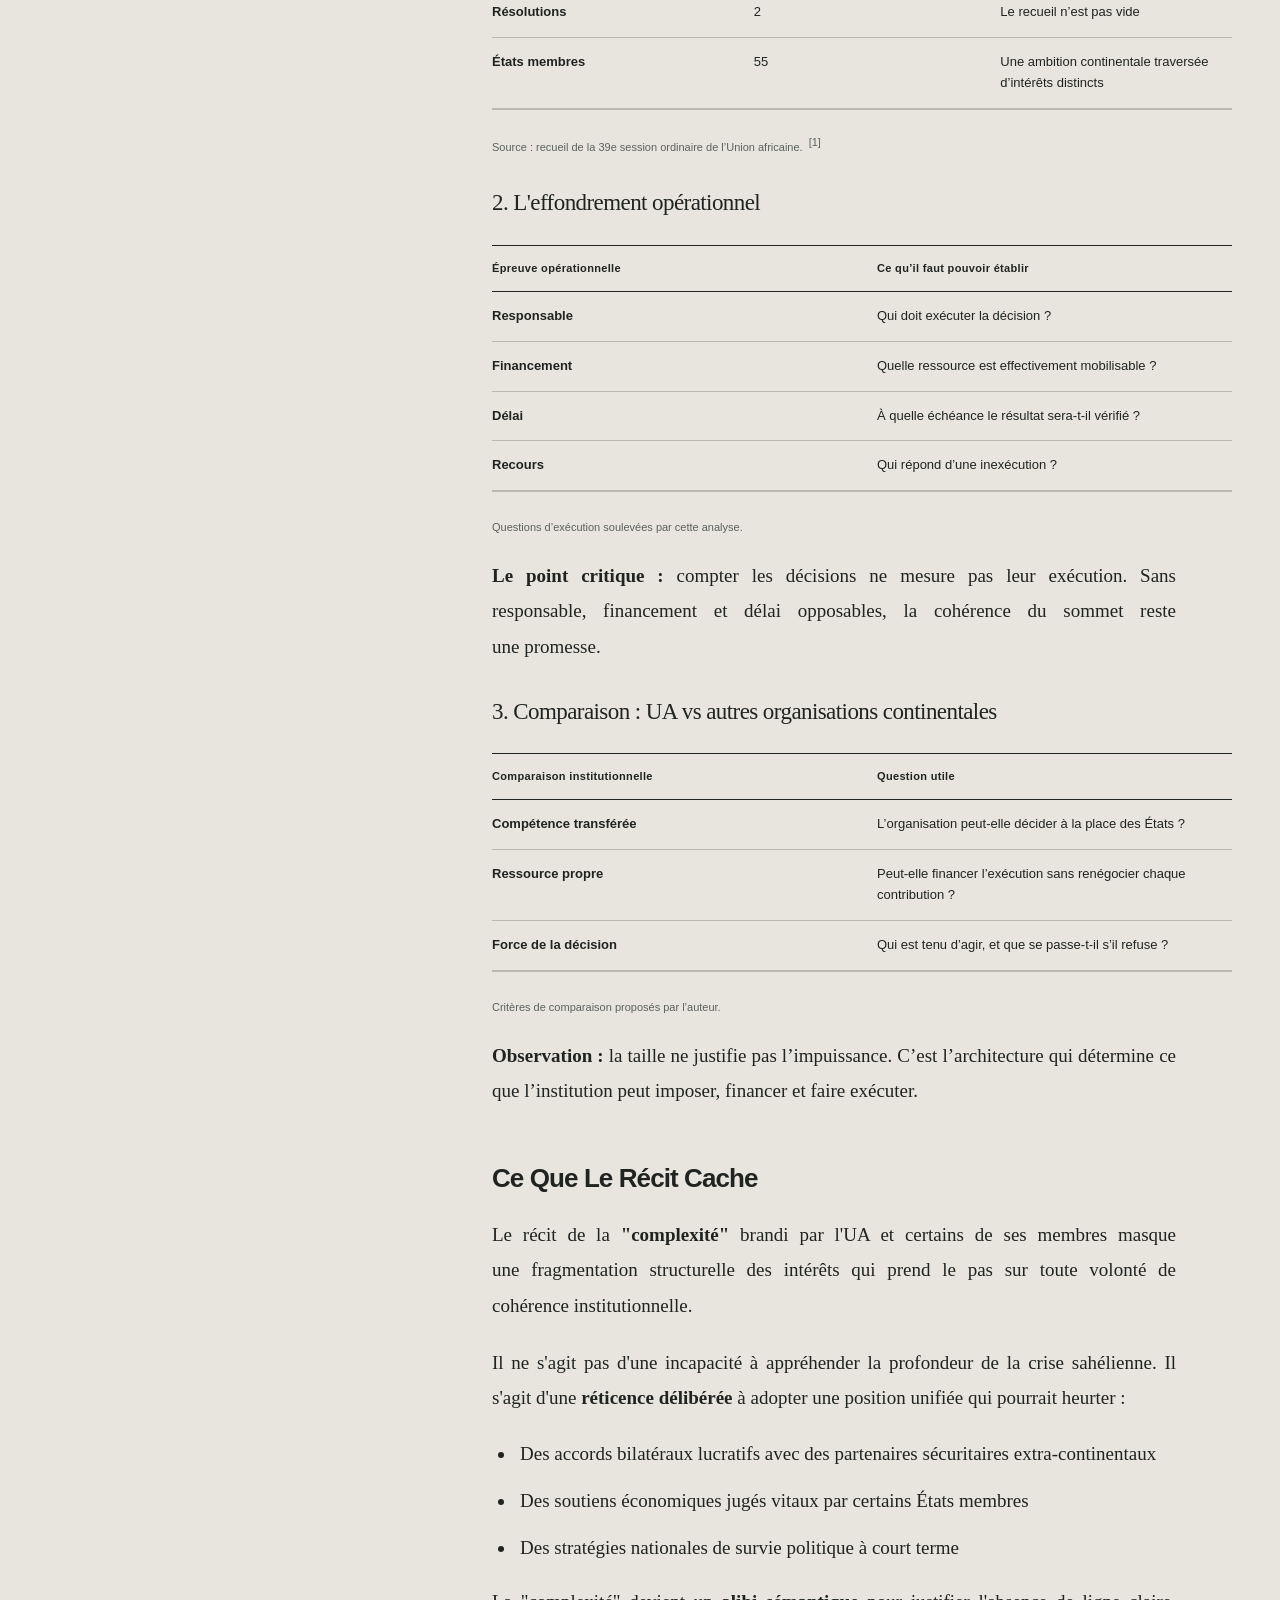
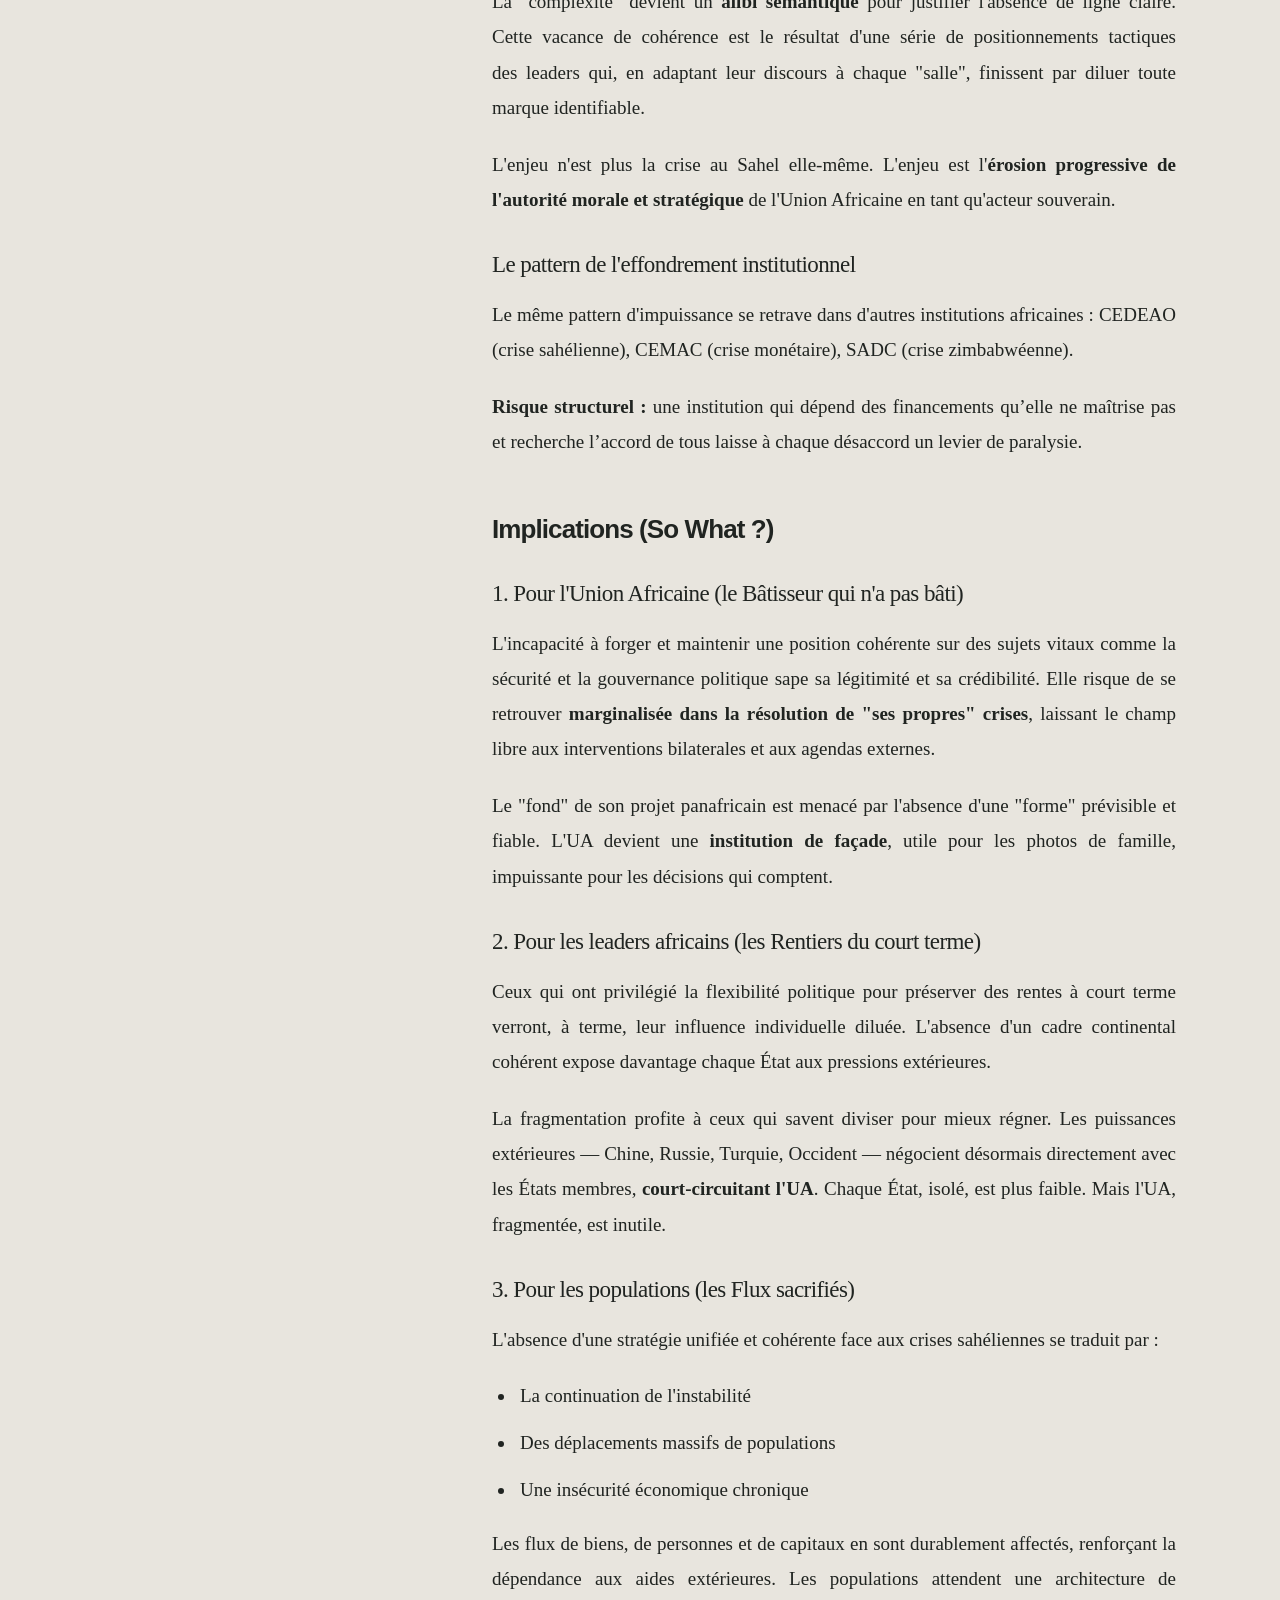
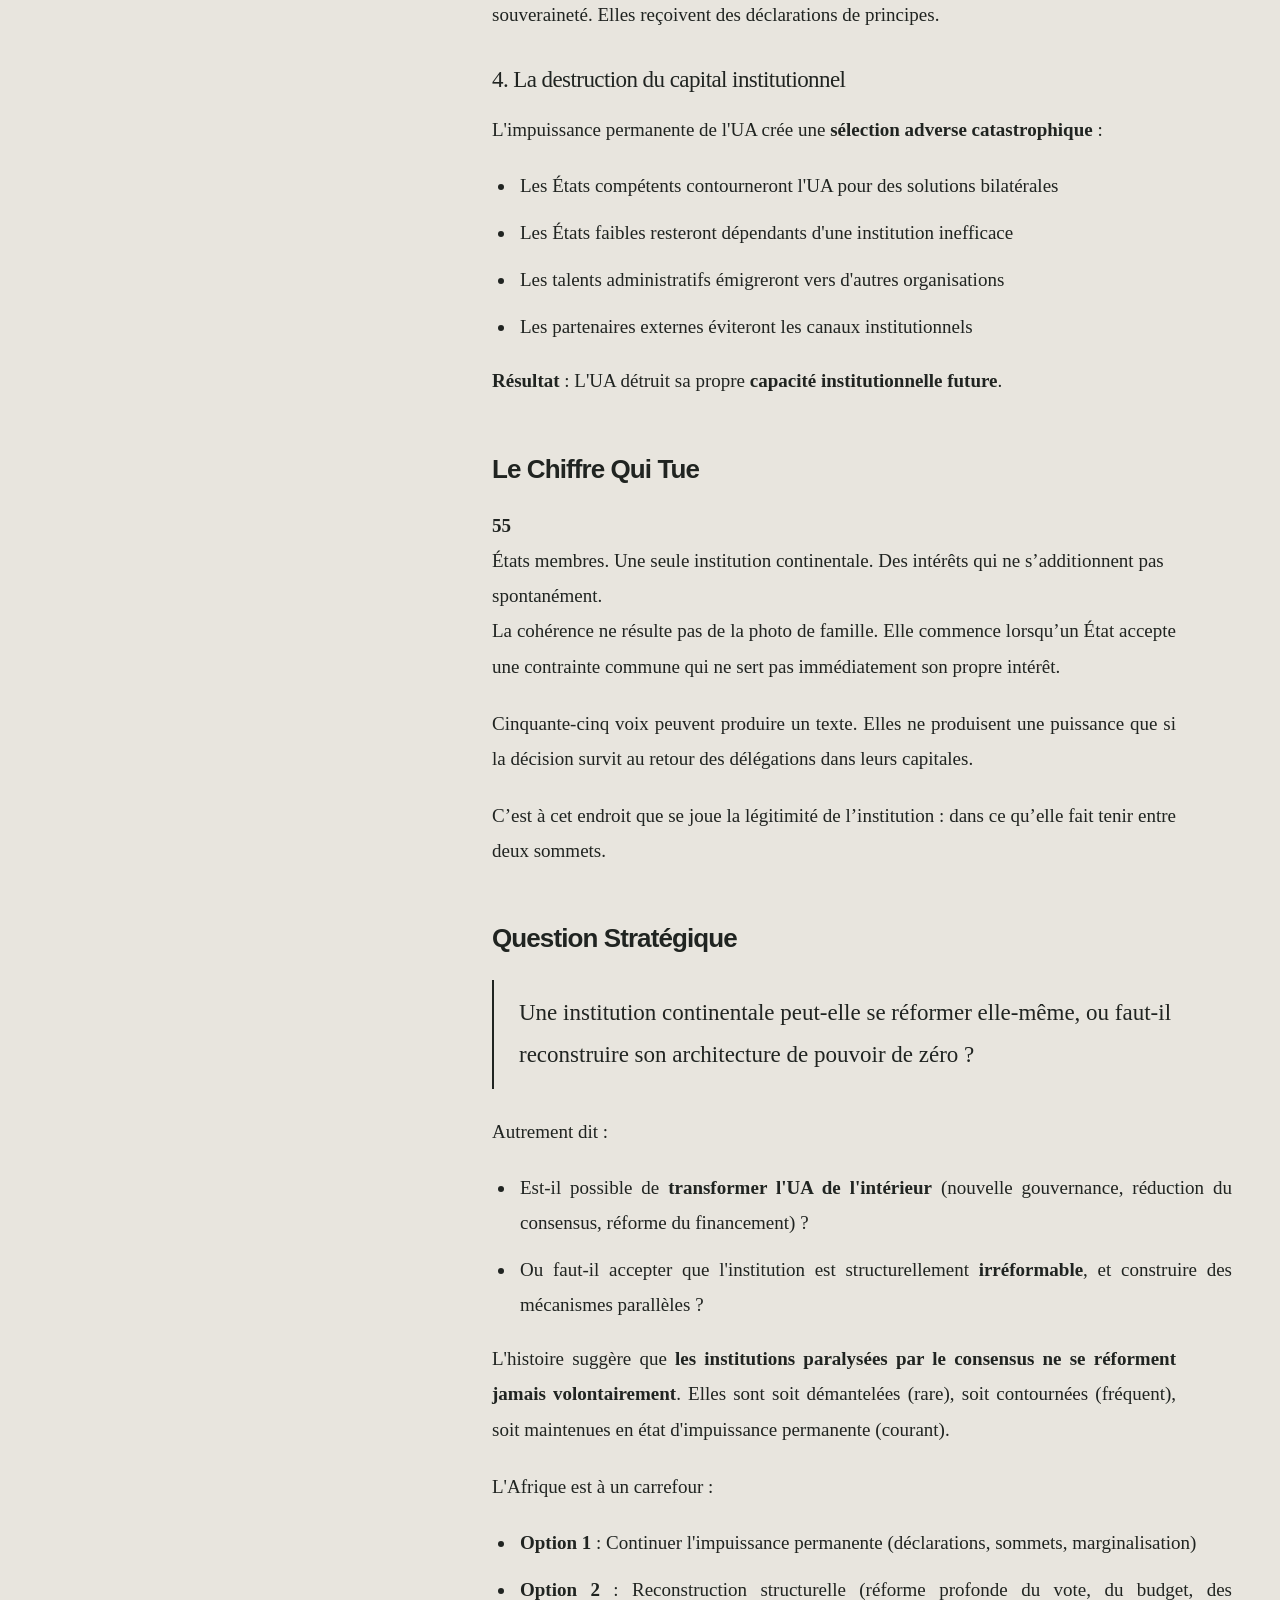
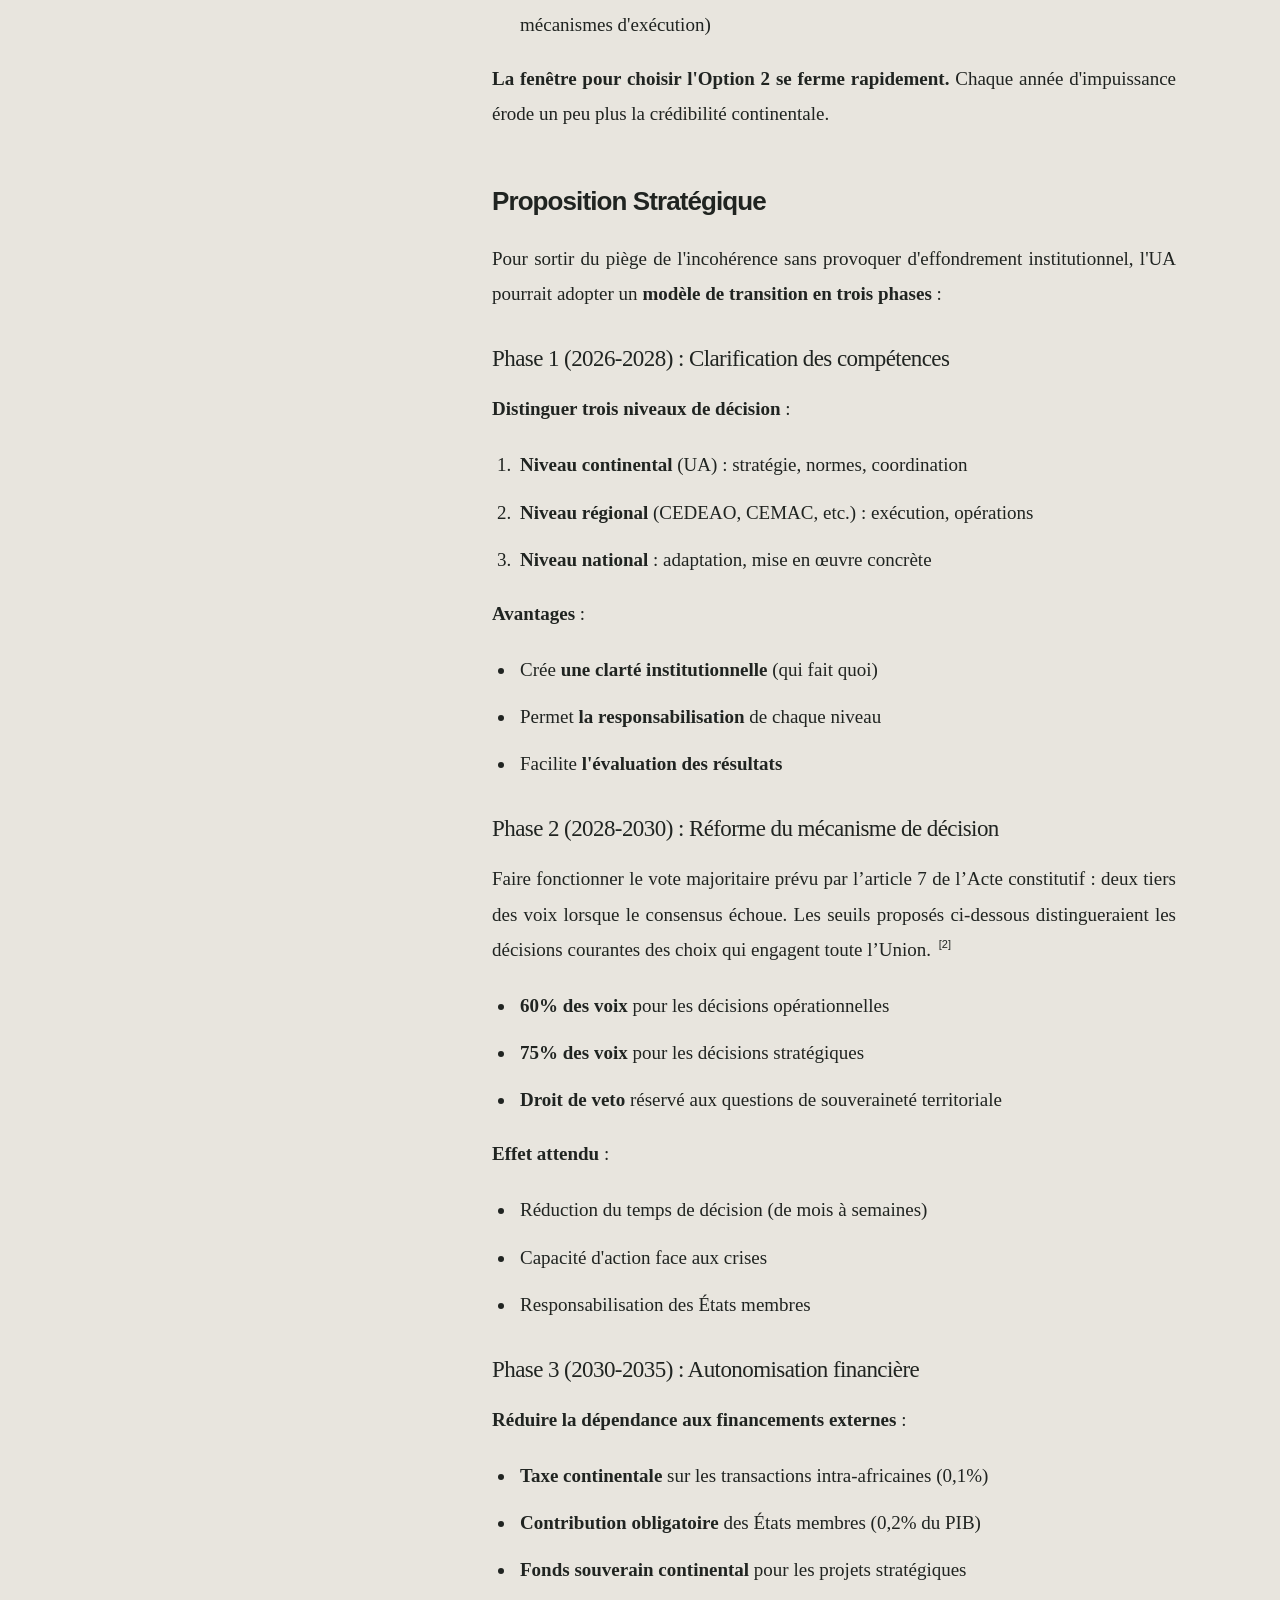
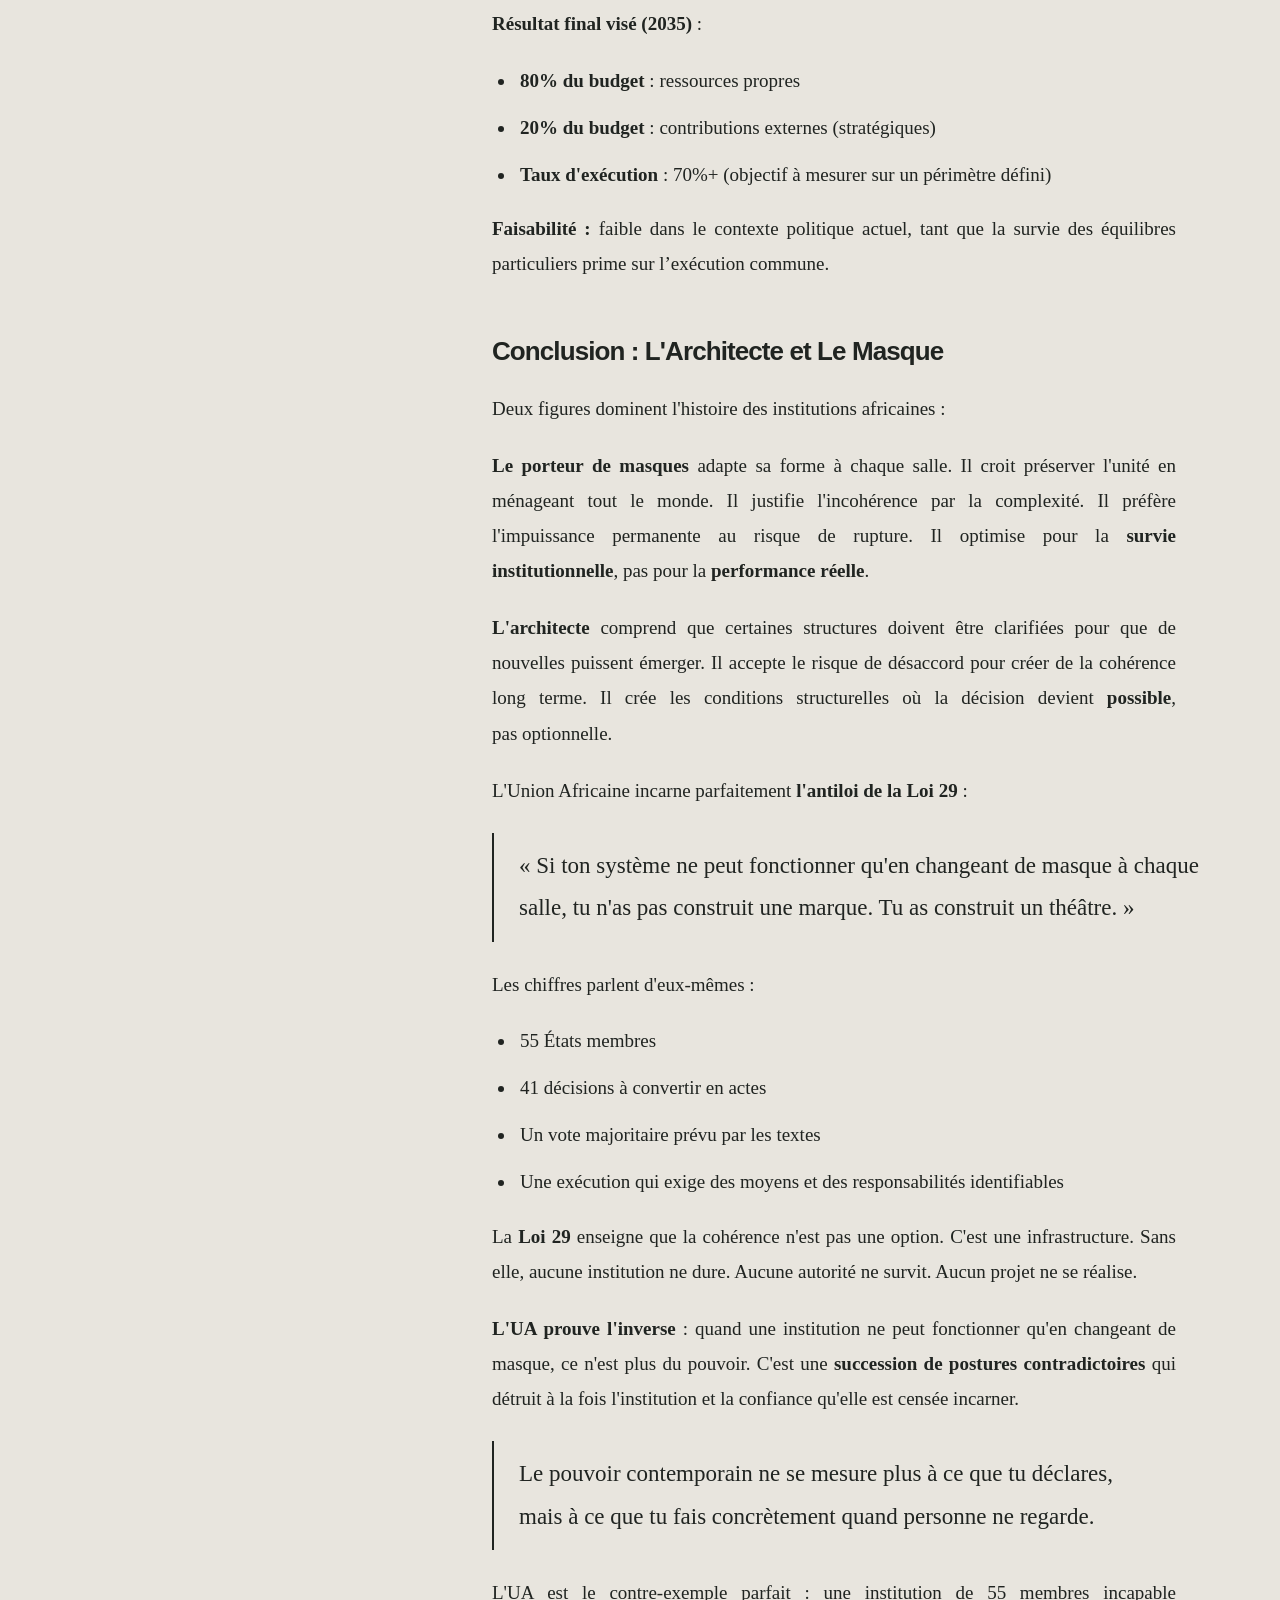
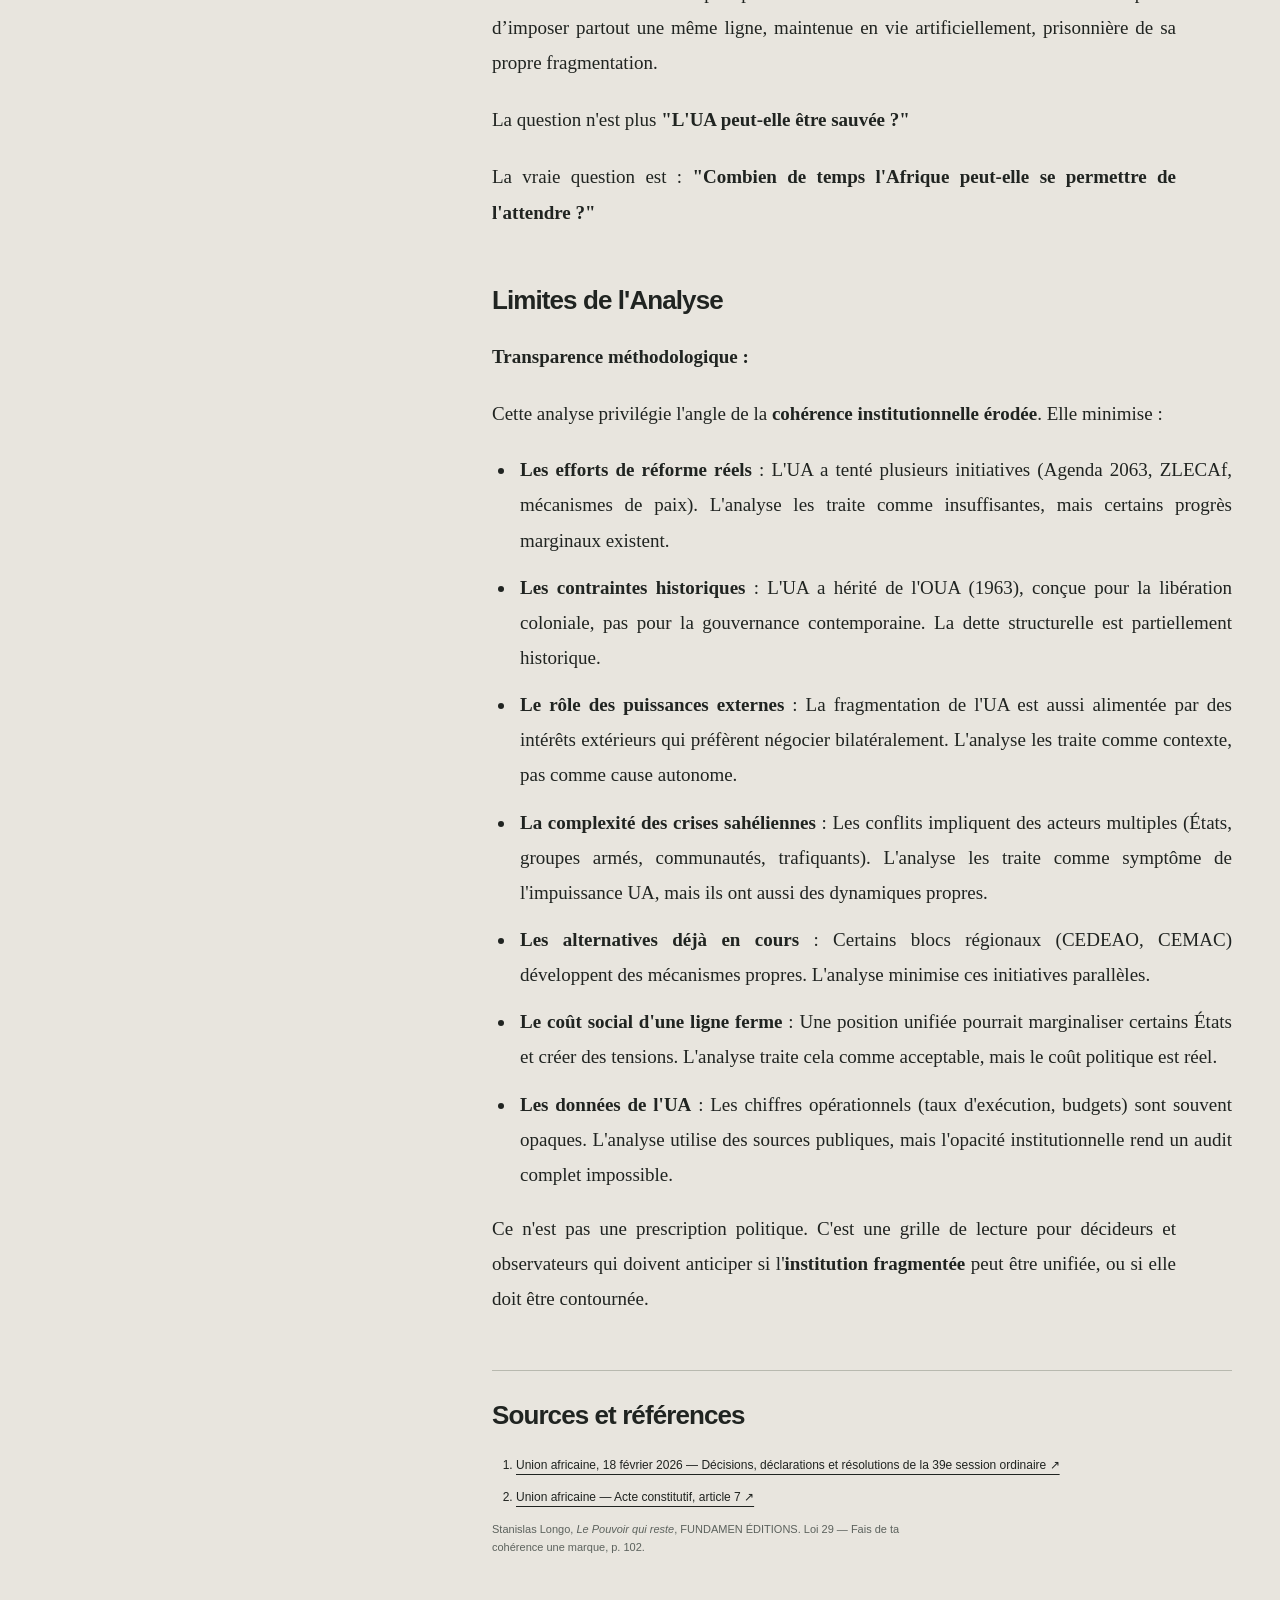
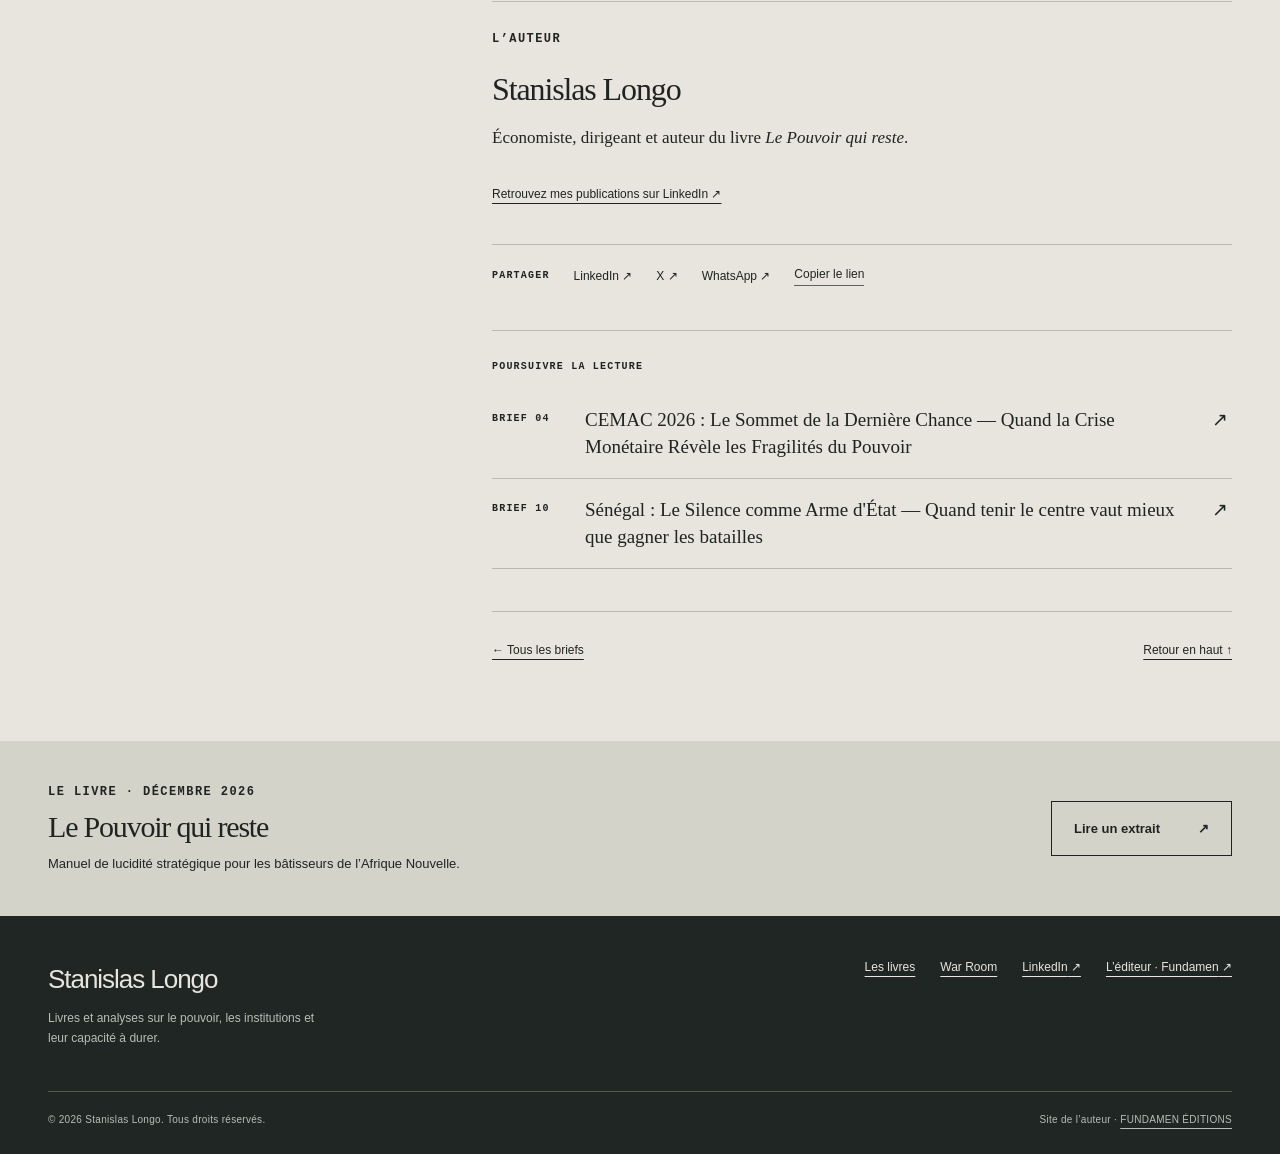
<file: analyses-war-room/union-africaine-face-a-elle-meme/index.html>
<!doctype html>
<html lang="fr"><head>
<meta charset="utf-8"><meta name="viewport" content="width=device-width, initial-scale=1">
<title>L'Union Africaine Face à Elle-Même — War Room — Stanislas Longo</title><meta name="description" content="55 États et 41 décisions adoptées au sommet. L’autorité de l’Union africaine se joue ensuite, quand chaque délégation rentre chez elle.">
<meta name="theme-color" content="#202623"><link rel="canonical" href="https://www.stanislas-longo.com/analyses-war-room/union-africaine-face-a-elle-meme/">
<meta property="og:type" content="article"><meta property="og:locale" content="fr_FR">
<meta property="og:title" content="L'Union Africaine Face à Elle-Même"><meta property="og:description" content="55 États et 41 décisions adoptées au sommet. L’autorité de l’Union africaine se joue ensuite, quand chaque délégation rentre chez elle.">
<meta property="og:url" content="https://www.stanislas-longo.com/analyses-war-room/union-africaine-face-a-elle-meme/"><meta property="og:image" content="https://www.stanislas-longo.com/assets/og/brief-08-20261012.jpg">
<meta property="og:image:alt" content="L'Union Africaine Face à Elle-Même"><meta name="twitter:card" content="summary_large_image">
<meta property="og:site_name" content="Stanislas Longo"><meta property="og:image:secure_url" content="https://www.stanislas-longo.com/assets/og/brief-08-20261012.jpg"><meta property="og:image:type" content="image/jpeg"><meta property="og:image:width" content="1200"><meta property="og:image:height" content="630"><meta name="twitter:image" content="https://www.stanislas-longo.com/assets/og/brief-08-20261012.jpg"><meta name="twitter:image:alt" content="L'Union Africaine Face à Elle-Même"><meta name="twitter:title" content="L'Union Africaine Face à Elle-Même"><meta name="twitter:description" content="55 États et 41 décisions adoptées au sommet. L’autorité de l’Union africaine se joue ensuite, quand chaque délégation rentre chez elle."><meta property="article:published_time" content="2026-02-22"><meta property="article:modified_time" content="2026-10-12">
<link rel="stylesheet" href="/assets/site.css?v=20261012"><script src="/assets/site.js?v=20261012" defer></script>
<script type="application/ld+json">{"@context": "https://schema.org", "@type": "Article", "headline": "L'Union Africaine Face à Elle-Même", "description": "55 États et 41 décisions adoptées au sommet. L’autorité de l’Union africaine se joue ensuite, quand chaque délégation rentre chez elle.", "datePublished": "2026-02-22", "dateModified": "2026-10-12", "author": {"@type": "Person", "name": "Stanislas Longo", "url": "https://www.stanislas-longo.com/#auteur"}, "mainEntityOfPage": "https://www.stanislas-longo.com/analyses-war-room/union-africaine-face-a-elle-meme/", "image": "https://www.stanislas-longo.com/assets/og/brief-08-20261012.jpg"}</script>
</head><body><a class="skip" href="#contenu">Aller au contenu</a>
<header class="site-header"><div class="shell header-inner">
<a class="brand" href="/">Stanislas Longo<small>Économiste · Dirigeant · Auteur</small></a>
<nav class="main-nav" aria-label="Navigation principale"><a href="/#livre">Les livres</a><a href="/analyses-war-room/" aria-current="page">War Room</a><a href="/#auteur">L’auteur</a><a href="/#form-section">Lire un extrait ↗</a></nav>
</div></header><main id="contenu"><div class="shell"><header class="reading-header"><div class="breadcrumb"><a href="/">Accueil</a> / <a href="/analyses-war-room/">War Room</a> / Brief 08</div><p class="eyebrow">War Room · Brief #8</p><h1>L'Union Africaine Face à Elle-Même</h1><p class="reading-deck">La Cohérence Érodée par les Intérêts Particuliers</p><div class="article-meta"><span>Par <a href="/#auteur">Stanislas Longo</a></span><time datetime="2026-02-22">22 février 2026</time><span>12 min de lecture</span></div><div class="share-row" aria-label="Partager cette analyse"><span class="small-label">Partager</span><a href="https://www.linkedin.com/sharing/share-offsite/?url=https%3A%2F%2Fwww.stanislas-longo.com%2Fanalyses-war-room%2Funion-africaine-face-a-elle-meme%2F" target="_blank" rel="noopener noreferrer">LinkedIn ↗</a><a href="https://twitter.com/intent/tweet?text=L%27Union%20Africaine%20Face%20%C3%A0%20Elle-M%C3%AAme&amp;url=https%3A%2F%2Fwww.stanislas-longo.com%2Fanalyses-war-room%2Funion-africaine-face-a-elle-meme%2F" target="_blank" rel="noopener noreferrer">X ↗</a><a href="https://wa.me/?text=L%27Union%20Africaine%20Face%20%C3%A0%20Elle-M%C3%AAme%20https%3A%2F%2Fwww.stanislas-longo.com%2Fanalyses-war-room%2Funion-africaine-face-a-elle-meme%2F" target="_blank" rel="noopener noreferrer">WhatsApp ↗</a><button class="copy-link" type="button" data-copy-url="https://www.stanislas-longo.com/analyses-war-room/union-africaine-face-a-elle-meme/">Copier le lien</button><span class="copy-status" role="status" aria-live="polite"></span></div></header><div class="reading-grid"><aside class="reading-aside"><div class="aside-sticky"><p class="small-label">Dans ce brief</p><nav class="brief-toc" aria-label="Sommaire de l’analyse"><ol><li><a href="#section-1">Le Fait</a></li><li><a href="#section-2">L'ANGLE MORT : LOI 29 — FAIS DE TA COHÉRENCE UNE MARQUE</a></li><li><a href="#section-3">La Data : Ce Que Les Chiffres Révèlent</a></li><li><a href="#section-4">Ce Que Le Récit Cache</a></li><li><a href="#section-5">Implications (So What ?)</a></li><li><a href="#section-6">Le Chiffre Qui Tue</a></li><li><a href="#section-7">Question Stratégique</a></li><li><a href="#section-8">Proposition Stratégique</a></li><li><a href="#section-9">Conclusion : L'Architecte et Le Masque</a></li><li><a href="#section-10">Limites de l'Analyse</a></li></ol></nav><a class="aside-follow" href="https://www.linkedin.com/in/stanislas-longo-mba-631a1130" target="_blank" rel="noopener noreferrer">Suivre Stanislas Longo<br>sur LinkedIn ↗</a></div></aside><article class="reading-body" aria-label="Texte du brief"><figure class="brief-image"><img src="/analyses-war-room/images/african-union-flag.jpg" alt="Drapeau de l’Union africaine" loading="lazy"><figcaption>Drapeau de l’Union africaine. Source : African Union.</figcaption></figure><section class="brief-section" id="section-1">
            <h2>Le Fait</h2>
            <p>Les 14 et 15 février 2026, l’Union africaine tient sa 39e session ordinaire à Addis-Abeba. Le recueil publié le 18 février réunit <strong>41 décisions, dix déclarations et deux résolutions</strong>. Les textes sont là. Qui les fera appliquer ? <sup><a class="source-ref" href="#source-1" aria-label="Source 1">[1]</a></sup></p><p>Un sommet peut produire des décisions que les capitales s’empressent d’oublier. La faille est là : chaque État invoque sa souveraineté, et l’ensemble perd la puissance qu’il promettait.</p><p>Les divisions entre États, blocs régionaux et partenaires de sécurité traversent l’institution. Sur le Sahel, elles touchent à la fois la légitimité des régimes, les alliances et le droit d’intervenir. Une déclaration commune peut masquer des calculs incompatibles.</p><p>L’argument de la complexité peut expliquer la difficulté de décider. Il devient un alibi lorsqu’il dispense de dire qui exécutera, avec quels moyens et sous quelle responsabilité.</p><p><strong>Les chiffres bruts</strong> :</p>
            <ul><li><strong>55</strong> États membres</li><li><strong>41</strong> décisions dans le recueil de la 39e session</li><li><strong>10</strong> déclarations</li><li><strong>2</strong> résolutions</li><li>Une règle de décision par consensus ou, à défaut, à la majorité des deux tiers</li></ul><p>Le paradoxe central : l'UA est à la fois <strong>indispensable</strong> (seule institution continentale légitime) et <strong>incapable d'agir</strong> (paralysée par les divisions internes). Elle existe. Elle parle. Ses décisions doivent encore devenir une capacité commune.</p>
        </section>

        
<section class="brief-section" id="section-2">
            <h2>L'ANGLE MORT : LOI 29 — FAIS DE TA COHÉRENCE UNE MARQUE</h2>
            
            <blockquote class="law-quote">« On ne suit pas ceux qui brillent une fois. On suit ceux qui tiennent la même ligne. »<cite>Le Pouvoir qui reste · Loi 29, p. 102</cite></blockquote><p>La Loi 29 enseigne que la cohérence n'est pas une vertu morale. C'est une <strong>technologie de pouvoir</strong>. Une position stable, même imparfaite, crée du respect. Les gens savent à quoi s'attendre. Ils peuvent construire. Ils peuvent s'engager.</p>
            
            <p>L'Union Africaine fait exactement l'inverse. Elle adapte sa forme à chaque salle, sans jamais stabiliser son fond :</p>
            
            <ul>
                <li><strong>Avec les Occidentaux</strong> : elle parle de gouvernance démocratique et de droits humains</li>
                <li><strong>Avec les régimes autoritaires</strong> : elle invoque la souveraineté et la non-ingérence</li>
                <li><strong>Avec les bailleurs</strong> : elle promet des réformes</li>
                <li><strong>Avec ses membres</strong> : elle reconnaît leurs "spécificités"</li>
            </ul>
            
            <p><strong>Le résultat ?</strong> Personne ne sait ce que l'UA représente vraiment. Ses partenaires externes ne savent pas sur quel pied danser. Ses membres ne savent pas quelles règles respecter. Ses institutions ne savent pas quels objectifs poursuivre.</p>
            
            <p><strong>L'UA n'a pas de marque. Elle a une succession de masques.</strong></p>
            
            <h3>L'architecture de l'incohérence</h3>
            
            <p><strong>1. La fragmentation des intérêts</strong></p>
            
            <p>L'UA est un système de dépendances mutuelles qui empêche toute ligne directrice :</p>
            <ul>
                <li><strong>Les États membres dépendent de l'UA</strong> : pour la légitimité internationale, les financements, les forums de négociation</li>
                <li><strong>L'UA dépend des États membres</strong> : pour son budget (contributions nationales), sa légitimité, son existence même</li>
                <li><strong>Les blocs régionaux dépendent de l'UA</strong> : pour la coordination continentale, les mécanismes de paix</li>
                <li><strong>L'UA dépend des blocs régionaux</strong> : pour l'exécution sur le terrain, les ressources humaines</li>
            </ul>
            
            <p>Personne ne peut imposer une ligne claire. Mais personne ne peut non plus suivre une ligne qui n'existe pas.</p>
            
            <p><strong>2. L'impossibilité structurelle de décider</strong></p>
            
            <p>Toute tentative de position unifiée bute sur des blocages simultanés :</p>
            <ul>
                <li><strong>Opposition des États du Sahel</strong> : refusent toute ingérence "néocoloniale"</li>
                <li><strong>Résistance des États côtiers</strong> : craignent la contagion sécuritaire</li>
                <li><strong>Pression des partenaires externes</strong> : chacun avec son agenda (France, Russie, Chine, Turquie)</li>
                <li><strong>Contraintes électorales</strong> : les dirigeants priorisent leur survie politique à court terme</li>
            </ul>
            
            <p><strong>Verdict</strong> : L'UA ne peut être réformée de l'intérieur. Elle ne peut pas être contournée de l'extérieur (seule institution continentale légitime). Elle ne peut pas être ignorée (trop de financements en jeu). Elle est structurellement coincée dans un <strong>équilibre d'impuissance permanente</strong>.</p>
            
            <p><strong>3. Le trilemme de la cohérence</strong></p>
            
            <p><strong>Option A</strong> : Adopter une ligne ferme sur la gouvernance<br>
            → Perte des États autoritaires + rupture avec partenaires pragmatiques</p>
            
            <p><strong>Option B</strong> : Privilégier la souveraineté absolue des États<br>
            → Impuissance face aux crises + perte de crédibilité internationale</p>
            
            <p><strong>Option C</strong> : Maintenir le statu quo flou<br>
            → Érosion progressive de l'autorité + marginalisation institutionnelle</p>
            
            <p><strong>Résultat observé</strong> : L'UA choisit <strong>l'Option C par défaut</strong> — préférant l'impuissance permanente au risque de rupture.</p>
        </section>

        
<section class="brief-section" id="section-3">
            <h2>La Data : Ce Que Les Chiffres Révèlent</h2>
            
            <h3>1. Le Sommet en chiffres</h3>
            
            <div class="table-wrap" tabindex="0" role="region" aria-label="Tableau de l’analyse"><table><thead><tr><th scope="col">Indicateur</th><th scope="col">Valeur</th><th scope="col">Signification</th></tr></thead><tbody><tr><td>Décisions</td><td>41</td><td>Un acte adopté n’est pas encore une exécution</td></tr><tr><td>Déclarations</td><td>10</td><td>Des positions à confronter aux choix nationaux</td></tr><tr><td>Résolutions</td><td>2</td><td>Le recueil n’est pas vide</td></tr><tr><td>États membres</td><td>55</td><td>Une ambition continentale traversée d’intérêts distincts</td></tr></tbody></table></div><p class="source">Source : recueil de la 39e session ordinaire de l’Union africaine. <sup><a class="source-ref" href="#source-1" aria-label="Source 1">[1]</a></sup></p>
            
            <h3>2. L'effondrement opérationnel</h3>
            
            <div class="table-wrap" tabindex="0" role="region" aria-label="Tableau de l’analyse"><table><thead><tr><th scope="col">Épreuve opérationnelle</th><th scope="col">Ce qu’il faut pouvoir établir</th></tr></thead><tbody><tr><td>Responsable</td><td>Qui doit exécuter la décision ?</td></tr><tr><td>Financement</td><td>Quelle ressource est effectivement mobilisable ?</td></tr><tr><td>Délai</td><td>À quelle échéance le résultat sera-t-il vérifié ?</td></tr><tr><td>Recours</td><td>Qui répond d’une inexécution ?</td></tr></tbody></table></div><p class="source">Questions d’exécution soulevées par cette analyse. </p>
            
            <p><strong>Le point critique :</strong> compter les décisions ne mesure pas leur exécution. Sans responsable, financement et délai opposables, la cohérence du sommet reste une promesse.</p><h3>3. Comparaison : UA vs autres organisations continentales</h3>
            
            <div class="table-wrap" tabindex="0" role="region" aria-label="Tableau de l’analyse"><table><thead><tr><th scope="col">Comparaison institutionnelle</th><th scope="col">Question utile</th></tr></thead><tbody><tr><td>Compétence transférée</td><td>L’organisation peut-elle décider à la place des États ?</td></tr><tr><td>Ressource propre</td><td>Peut-elle financer l’exécution sans renégocier chaque contribution ?</td></tr><tr><td>Force de la décision</td><td>Qui est tenu d’agir, et que se passe-t-il s’il refuse ?</td></tr></tbody></table></div><p class="source">Critères de comparaison proposés par l’auteur. </p>
            
            <p><strong>Observation :</strong> la taille ne justifie pas l’impuissance. C’est l’architecture qui détermine ce que l’institution peut imposer, financer et faire exécuter.</p></section>

        
<section class="brief-section" id="section-4">
            <h2>Ce Que Le Récit Cache</h2>
            
            <p>Le récit de la <strong>"complexité"</strong> brandi par l'UA et certains de ses membres masque une fragmentation structurelle des intérêts qui prend le pas sur toute volonté de cohérence institutionnelle.</p>
            
            <p>Il ne s'agit pas d'une incapacité à appréhender la profondeur de la crise sahélienne. Il s'agit d'une <strong>réticence délibérée</strong> à adopter une position unifiée qui pourrait heurter :</p>
            
            <ul>
                <li>Des accords bilatéraux lucratifs avec des partenaires sécuritaires extra-continentaux</li>
                <li>Des soutiens économiques jugés vitaux par certains États membres</li>
                <li>Des stratégies nationales de survie politique à court terme</li>
            </ul>
            
            <p>La "complexité" devient un <strong>alibi sémantique</strong> pour justifier l'absence de ligne claire. Cette vacance de cohérence est le résultat d'une série de positionnements tactiques des leaders qui, en adaptant leur discours à chaque "salle", finissent par diluer toute marque identifiable.</p>
            
            <p>L'enjeu n'est plus la crise au Sahel elle-même. L'enjeu est l'<strong>érosion progressive de l'autorité morale et stratégique</strong> de l'Union Africaine en tant qu'acteur souverain.</p>
            
            <h3>Le pattern de l'effondrement institutionnel</h3>
            
            <p>Le même pattern d'impuissance se retrave dans d'autres institutions africaines : CEDEAO (crise sahélienne), CEMAC (crise monétaire), SADC (crise zimbabwéenne).</p>
            
            <p><strong>Risque structurel :</strong> une institution qui dépend des financements qu’elle ne maîtrise pas et recherche l’accord de tous laisse à chaque désaccord un levier de paralysie.</p></section>

        
<section class="brief-section" id="section-5">
            <h2>Implications (So What ?)</h2>
            
            <h3>1. Pour l'Union Africaine (le Bâtisseur qui n'a pas bâti)</h3>
            
            <p>L'incapacité à forger et maintenir une position cohérente sur des sujets vitaux comme la sécurité et la gouvernance politique sape sa légitimité et sa crédibilité. Elle risque de se retrouver <strong>marginalisée dans la résolution de "ses propres" crises</strong>, laissant le champ libre aux interventions bilaterales et aux agendas externes.</p>
            
            <p>Le "fond" de son projet panafricain est menacé par l'absence d'une "forme" prévisible et fiable. L'UA devient une <strong>institution de façade</strong>, utile pour les photos de famille, impuissante pour les décisions qui comptent.</p>
            
            <h3>2. Pour les leaders africains (les Rentiers du court terme)</h3>
            
            <p>Ceux qui ont privilégié la flexibilité politique pour préserver des rentes à court terme verront, à terme, leur influence individuelle diluée. L'absence d'un cadre continental cohérent expose davantage chaque État aux pressions extérieures.</p>
            
            <p>La fragmentation profite à ceux qui savent diviser pour mieux régner. Les puissances extérieures — Chine, Russie, Turquie, Occident — négocient désormais directement avec les États membres, <strong>court-circuitant l'UA</strong>. Chaque État, isolé, est plus faible. Mais l'UA, fragmentée, est inutile.</p>
            
            <h3>3. Pour les populations (les Flux sacrifiés)</h3>
            
            <p>L'absence d'une stratégie unifiée et cohérente face aux crises sahéliennes se traduit par :</p>
            <ul>
                <li>La continuation de l'instabilité</li>
                <li>Des déplacements massifs de populations</li>
                <li>Une insécurité économique chronique</li>
            </ul>
            
            <p>Les flux de biens, de personnes et de capitaux en sont durablement affectés, renforçant la dépendance aux aides extérieures. Les populations attendent une architecture de souveraineté. Elles reçoivent des déclarations de principes.</p>
            
            <h3>4. La destruction du capital institutionnel</h3>
            
            <p>L'impuissance permanente de l'UA crée une <strong>sélection adverse catastrophique</strong> :</p>
            <ul>
                <li>Les États compétents contourneront l'UA pour des solutions bilatérales</li>
                <li>Les États faibles resteront dépendants d'une institution inefficace</li>
                <li>Les talents administratifs émigreront vers d'autres organisations</li>
                <li>Les partenaires externes éviteront les canaux institutionnels</li>
            </ul>
            
            <p><strong>Résultat</strong> : L'UA détruit sa propre <strong>capacité institutionnelle future</strong>.</p>
        </section>

        
<section class="brief-section" id="section-6">
            <h2>Le Chiffre Qui Tue</h2>
            
            <div><strong>55</strong></div><div>États membres. Une seule institution continentale. Des intérêts qui ne s’additionnent pas spontanément.</div><p>La cohérence ne résulte pas de la photo de famille. Elle commence lorsqu’un État accepte une contrainte commune qui ne sert pas immédiatement son propre intérêt.</p><p>Cinquante-cinq voix peuvent produire un texte. Elles ne produisent une puissance que si la décision survit au retour des délégations dans leurs capitales.</p><p>C’est à cet endroit que se joue la légitimité de l’institution : dans ce qu’elle fait tenir entre deux sommets.</p></section>

        
<section class="brief-section" id="section-7">
            <h2>Question Stratégique</h2>
            
            <div class="highlight-box">
                Une institution continentale peut-elle se réformer elle-même, ou faut-il reconstruire son architecture de pouvoir de zéro ?
            </div>
            
            <p>Autrement dit :</p>
            <ul>
                <li>Est-il possible de <strong>transformer l'UA de l'intérieur</strong> (nouvelle gouvernance, réduction du consensus, réforme du financement) ?</li>
                <li>Ou faut-il accepter que l'institution est structurellement <strong>irréformable</strong>, et construire des mécanismes parallèles ?</li>
            </ul>
            
            <p>L'histoire suggère que <strong>les institutions paralysées par le consensus ne se réforment jamais volontairement</strong>. Elles sont soit démantelées (rare), soit contournées (fréquent), soit maintenues en état d'impuissance permanente (courant).</p>
            
            <p>L'Afrique est à un carrefour :</p>
            <ul>
                <li><strong>Option 1</strong> : Continuer l'impuissance permanente (déclarations, sommets, marginalisation)</li>
                <li><strong>Option 2</strong> : Reconstruction structurelle (réforme profonde du vote, du budget, des mécanismes d'exécution)</li>
            </ul>
            
            <p><strong>La fenêtre pour choisir l'Option 2 se ferme rapidement.</strong> Chaque année d'impuissance érode un peu plus la crédibilité continentale.</p>
        </section>

        
<section class="brief-section" id="section-8">
            <h2>Proposition Stratégique</h2>
            
            <p>Pour sortir du piège de l'incohérence sans provoquer d'effondrement institutionnel, l'UA pourrait adopter un <strong>modèle de transition en trois phases</strong> :</p>
            
            <h3>Phase 1 (2026-2028) : Clarification des compétences</h3>
            
            <p><strong>Distinguer trois niveaux de décision</strong> :</p>
            <ol>
                <li><strong>Niveau continental</strong> (UA) : stratégie, normes, coordination</li>
                <li><strong>Niveau régional</strong> (CEDEAO, CEMAC, etc.) : exécution, opérations</li>
                <li><strong>Niveau national</strong> : adaptation, mise en œuvre concrète</li>
            </ol>
            
            <p><strong>Avantages</strong> :</p>
            <ul>
                <li>Crée <strong>une clarté institutionnelle</strong> (qui fait quoi)</li>
                <li>Permet <strong>la responsabilisation</strong> de chaque niveau</li>
                <li>Facilite <strong>l'évaluation des résultats</strong></li>
            </ul>
            
            <h3>Phase 2 (2028-2030) : Réforme du mécanisme de décision</h3>
            
            <p>Faire fonctionner le vote majoritaire prévu par l’article 7 de l’Acte constitutif : deux tiers des voix lorsque le consensus échoue. Les seuils proposés ci-dessous distingueraient les décisions courantes des choix qui engagent toute l’Union. <sup><a class="source-ref" href="#source-2" aria-label="Source 2">[2]</a></sup></p><ul>
                <li><strong>60% des voix</strong> pour les décisions opérationnelles</li>
                <li><strong>75% des voix</strong> pour les décisions stratégiques</li>
                <li><strong>Droit de veto</strong> réservé aux questions de souveraineté territoriale</li>
            </ul>
            
            <p><strong>Effet attendu</strong> :</p>
            <ul>
                <li>Réduction du temps de décision (de mois à semaines)</li>
                <li>Capacité d'action face aux crises</li>
                <li>Responsabilisation des États membres</li>
            </ul>
            
            <h3>Phase 3 (2030-2035) : Autonomisation financière</h3>
            
            <p><strong>Réduire la dépendance aux financements externes</strong> :</p>
            <ul>
                <li><strong>Taxe continentale</strong> sur les transactions intra-africaines (0,1%)</li>
                <li><strong>Contribution obligatoire</strong> des États membres (0,2% du PIB)</li>
                <li><strong>Fonds souverain continental</strong> pour les projets stratégiques</li>
            </ul>
            
            <p><strong>Résultat final visé (2035)</strong> :</p>
            <ul>
                <li><strong>80% du budget</strong> : ressources propres</li>
                <li><strong>20% du budget</strong> : contributions externes (stratégiques)</li>
                <li><strong>Taux d'exécution</strong> : 70%+ (objectif à mesurer sur un périmètre défini)</li>
            </ul>
            
            <p><strong>Faisabilité :</strong> faible dans le contexte politique actuel, tant que la survie des équilibres particuliers prime sur l’exécution commune.</p></section>

        
<section class="brief-section" id="section-9">
            <h2>Conclusion : L'Architecte et Le Masque</h2>
            
            <p>Deux figures dominent l'histoire des institutions africaines :</p>
            
            <p><strong>Le porteur de masques</strong> adapte sa forme à chaque salle. Il croit préserver l'unité en ménageant tout le monde. Il justifie l'incohérence par la complexité. Il préfère l'impuissance permanente au risque de rupture. Il optimise pour la <strong>survie institutionnelle</strong>, pas pour la <strong>performance réelle</strong>.</p>
            
            <p><strong>L'architecte</strong> comprend que certaines structures doivent être clarifiées pour que de nouvelles puissent émerger. Il accepte le risque de désaccord pour créer de la cohérence long terme. Il crée les conditions structurelles où la décision devient <strong>possible</strong>, pas optionnelle.</p>
            
            <p>L'Union Africaine incarne parfaitement <strong>l'antiloi de la Loi 29</strong> :</p>
            
            <div class="highlight-box">
                « Si ton système ne peut fonctionner qu'en changeant de masque à chaque salle, tu n'as pas construit une marque. Tu as construit un théâtre. »
            </div>
            
            <p>Les chiffres parlent d'eux-mêmes :</p>
            <ul><li>55 États membres</li><li>41 décisions à convertir en actes</li><li>Un vote majoritaire prévu par les textes</li><li>Une exécution qui exige des moyens et des responsabilités identifiables</li></ul><p>La <strong>Loi 29</strong> enseigne que la cohérence n'est pas une option. C'est une infrastructure. Sans elle, aucune institution ne dure. Aucune autorité ne survit. Aucun projet ne se réalise.</p>
            
            <p><strong>L'UA prouve l'inverse</strong> : quand une institution ne peut fonctionner qu'en changeant de masque, ce n'est plus du pouvoir. C'est une <strong>succession de postures contradictoires</strong> qui détruit à la fois l'institution et la confiance qu'elle est censée incarner.</p>
            
            <div class="highlight-box">
                Le pouvoir contemporain ne se mesure plus à ce que tu déclares,<br>
                mais à ce que tu fais concrètement quand personne ne regarde.
            </div>
            
            <p>L'UA est le contre-exemple parfait : une institution de 55 membres incapable d’imposer partout une même ligne, maintenue en vie artificiellement, prisonnière de sa propre fragmentation.</p>
            
            <p>La question n'est plus <strong>"L'UA peut-elle être sauvée ?"</strong></p>
            <p>La vraie question est : <strong>"Combien de temps l'Afrique peut-elle se permettre de l'attendre ?"</strong></p>
        </section>

        
<section class="brief-section" id="section-10">
            <h2>Limites de l'Analyse</h2>
            
            <p><strong>Transparence méthodologique :</strong></p>
            
            <p>Cette analyse privilégie l'angle de la <strong>cohérence institutionnelle érodée</strong>. Elle minimise :</p>
            
            <ul>
                <li><strong>Les efforts de réforme réels</strong> : L'UA a tenté plusieurs initiatives (Agenda 2063, ZLECAf, mécanismes de paix). L'analyse les traite comme insuffisantes, mais certains progrès marginaux existent.</li>
                
                <li><strong>Les contraintes historiques</strong> : L'UA a hérité de l'OUA (1963), conçue pour la libération coloniale, pas pour la gouvernance contemporaine. La dette structurelle est partiellement historique.</li>
                
                <li><strong>Le rôle des puissances externes</strong> : La fragmentation de l'UA est aussi alimentée par des intérêts extérieurs qui préfèrent négocier bilatéralement. L'analyse les traite comme contexte, pas comme cause autonome.</li>
                
                <li><strong>La complexité des crises sahéliennes</strong> : Les conflits impliquent des acteurs multiples (États, groupes armés, communautés, trafiquants). L'analyse les traite comme symptôme de l'impuissance UA, mais ils ont aussi des dynamiques propres.</li>
                
                <li><strong>Les alternatives déjà en cours</strong> : Certains blocs régionaux (CEDEAO, CEMAC) développent des mécanismes propres. L'analyse minimise ces initiatives parallèles.</li>
                
                <li><strong>Le coût social d'une ligne ferme</strong> : Une position unifiée pourrait marginaliser certains États et créer des tensions. L'analyse traite cela comme acceptable, mais le coût politique est réel.</li>
                
                <li><strong>Les données de l'UA</strong> : Les chiffres opérationnels (taux d'exécution, budgets) sont souvent opaques. L'analyse utilise des sources publiques, mais l'opacité institutionnelle rend un audit complet impossible.</li>
            </ul>
            
            <p>Ce n'est pas une prescription politique. C'est une grille de lecture pour décideurs et observateurs qui doivent anticiper si l'<strong>institution fragmentée</strong> peut être unifiée, ou si elle doit être contournée.</p>
        </section>

        <section class="source-list" id="sources"><h2>Sources et références</h2><ol><li id="source-1"><a href="https://au.int/fr/decisions/decisions-declarations-and-resolution-thirty-ninth-ordinary-session-assembly-union" target="_blank" rel="noopener noreferrer">Union africaine, 18 février 2026 — Décisions, déclarations et résolutions de la 39e session ordinaire ↗</a></li><li id="source-2"><a href="https://au.int/sites/default/files/pages/34873-file-constitutiveact_en.pdf" target="_blank" rel="noopener noreferrer">Union africaine — Acte constitutif, article 7 ↗</a></li></ol><p>Stanislas Longo, <em>Le Pouvoir qui reste</em>, FUNDAMEN ÉDITIONS. Loi 29 — Fais de ta cohérence une marque, p. 102.</p></section><div class="author-signature"><p class="small-label">L’auteur</p><h2>Stanislas Longo</h2><p>Économiste, dirigeant et auteur du livre <em>Le Pouvoir qui reste</em>.</p><a href="https://www.linkedin.com/in/stanislas-longo-mba-631a1130" target="_blank" rel="noopener noreferrer">Retrouvez mes publications sur LinkedIn ↗</a></div><div class="share-row" aria-label="Partager cette analyse"><span class="small-label">Partager</span><a href="https://www.linkedin.com/sharing/share-offsite/?url=https%3A%2F%2Fwww.stanislas-longo.com%2Fanalyses-war-room%2Funion-africaine-face-a-elle-meme%2F" target="_blank" rel="noopener noreferrer">LinkedIn ↗</a><a href="https://twitter.com/intent/tweet?text=L%27Union%20Africaine%20Face%20%C3%A0%20Elle-M%C3%AAme&amp;url=https%3A%2F%2Fwww.stanislas-longo.com%2Fanalyses-war-room%2Funion-africaine-face-a-elle-meme%2F" target="_blank" rel="noopener noreferrer">X ↗</a><a href="https://wa.me/?text=L%27Union%20Africaine%20Face%20%C3%A0%20Elle-M%C3%AAme%20https%3A%2F%2Fwww.stanislas-longo.com%2Fanalyses-war-room%2Funion-africaine-face-a-elle-meme%2F" target="_blank" rel="noopener noreferrer">WhatsApp ↗</a><button class="copy-link" type="button" data-copy-url="https://www.stanislas-longo.com/analyses-war-room/union-africaine-face-a-elle-meme/">Copier le lien</button><span class="copy-status" role="status" aria-live="polite"></span></div><nav class="related-briefs" aria-label="Poursuivre la lecture"><p class="small-label">Poursuivre la lecture</p><a href="/analyses-war-room/cemac-2026-sommet-crise-monetaire/"><span class="small-label">Brief 04</span><span>CEMAC 2026 : Le Sommet de la Dernière Chance — Quand la Crise Monétaire Révèle les Fragilités du Pouvoir</span><span aria-hidden="true">↗</span></a><a href="/analyses-war-room/senegal-2026-silence-arme-etat/"><span class="small-label">Brief 10</span><span>Sénégal : Le Silence comme Arme d'État — Quand tenir le centre vaut mieux que gagner les batailles</span><span aria-hidden="true">↗</span></a></nav><div class="article-bottom"><a href="/analyses-war-room/">← Tous les briefs</a><a href="#contenu">Retour en haut ↑</a></div></article></div></div></main><aside class="book-strip"><div class="shell"><div><div class="eyebrow">Le livre · Décembre 2026</div><h2>Le Pouvoir qui reste</h2><p>Manuel de lucidité stratégique pour les bâtisseurs de l’Afrique Nouvelle.</p></div><a class="button secondary" href="/#form-section">Lire un extrait <span aria-hidden="true">↗</span></a></div></aside><footer class="site-footer"><div class="shell"><div class="footer-main"><div><div class="footer-name">Stanislas Longo</div><p>Livres et analyses sur le pouvoir, les institutions et leur capacité à durer.</p></div><nav class="footer-links" aria-label="Liens complémentaires"><a href="/#livre">Les livres</a><a href="/analyses-war-room/">War Room</a><a href="https://www.linkedin.com/in/stanislas-longo-mba-631a1130" class="external-link">LinkedIn</a><a href="https://fundamen.fr" class="external-link">L’éditeur · Fundamen</a></nav></div><div class="footer-bottom"><span>© 2026 Stanislas Longo. Tous droits réservés.</span><span>Site de l’auteur · <a href="https://fundamen.fr">FUNDAMEN ÉDITIONS</a></span></div></div></footer></body></html>
</file>
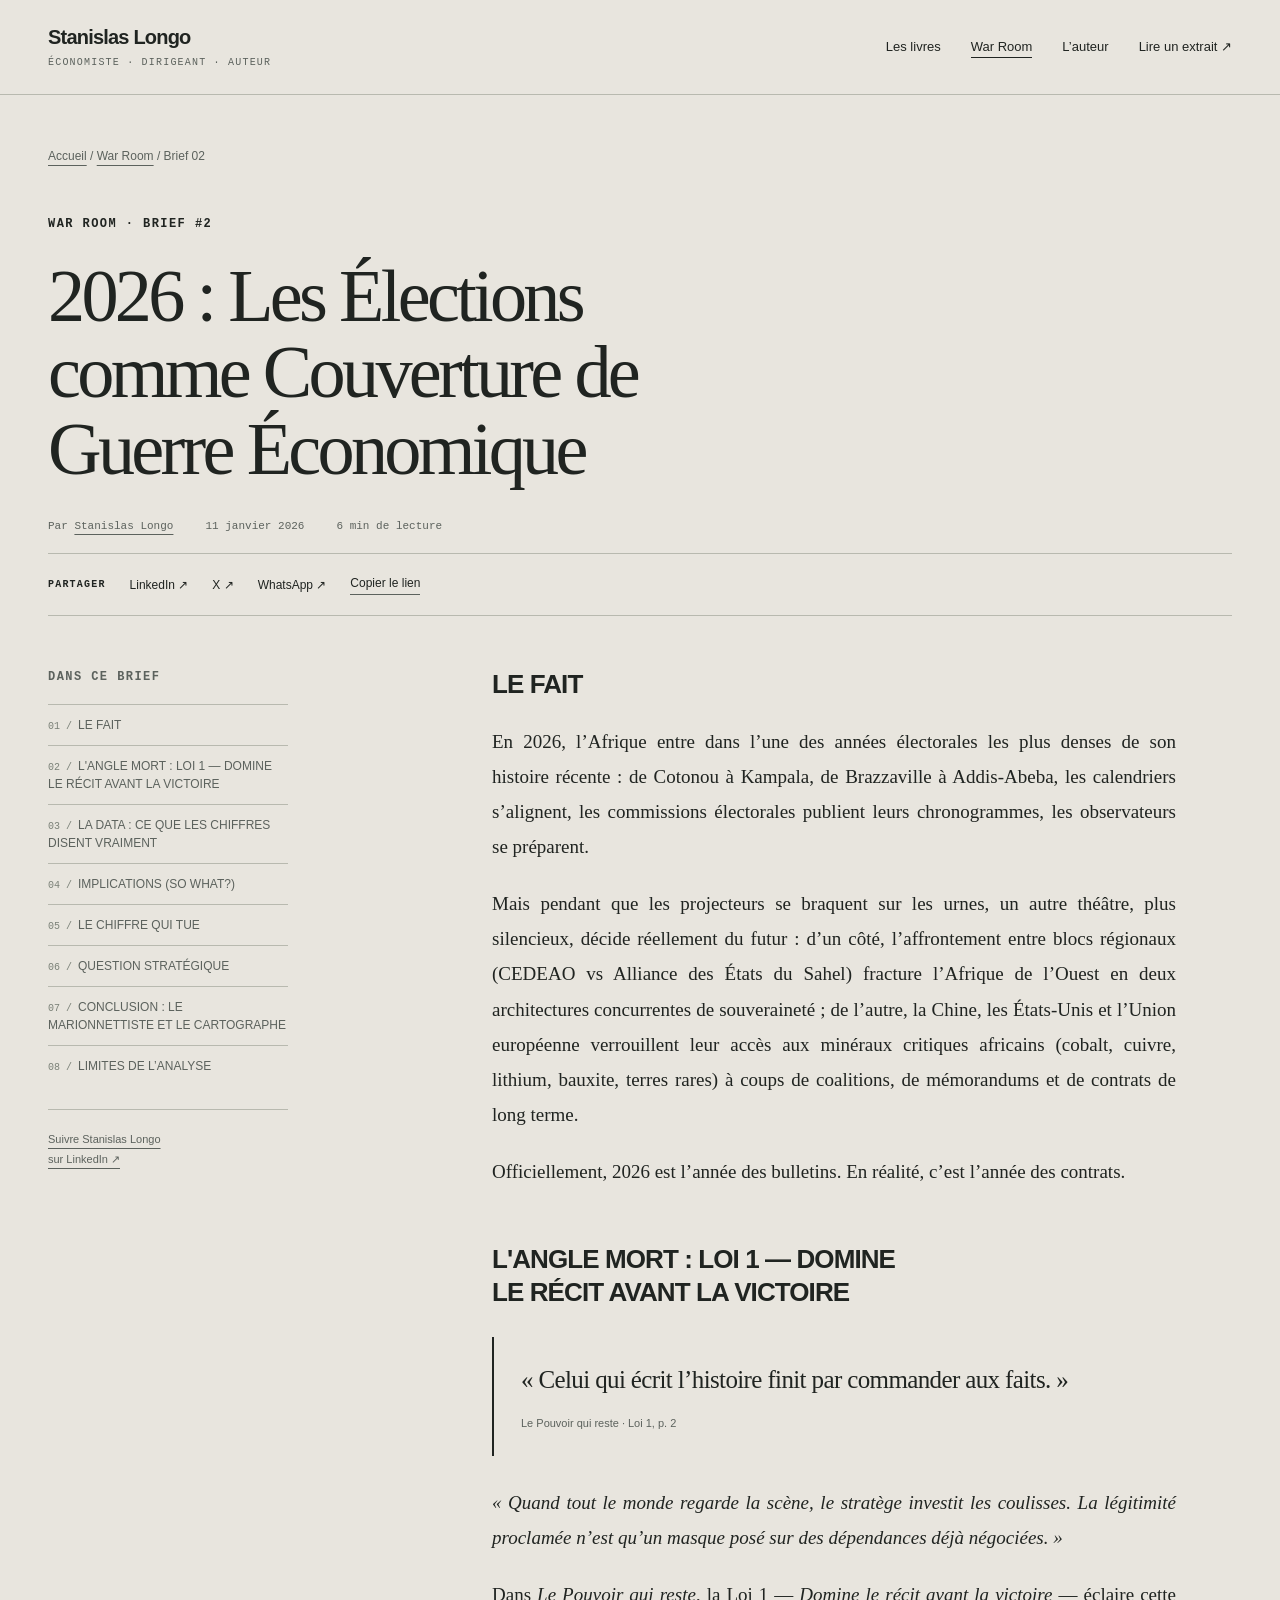
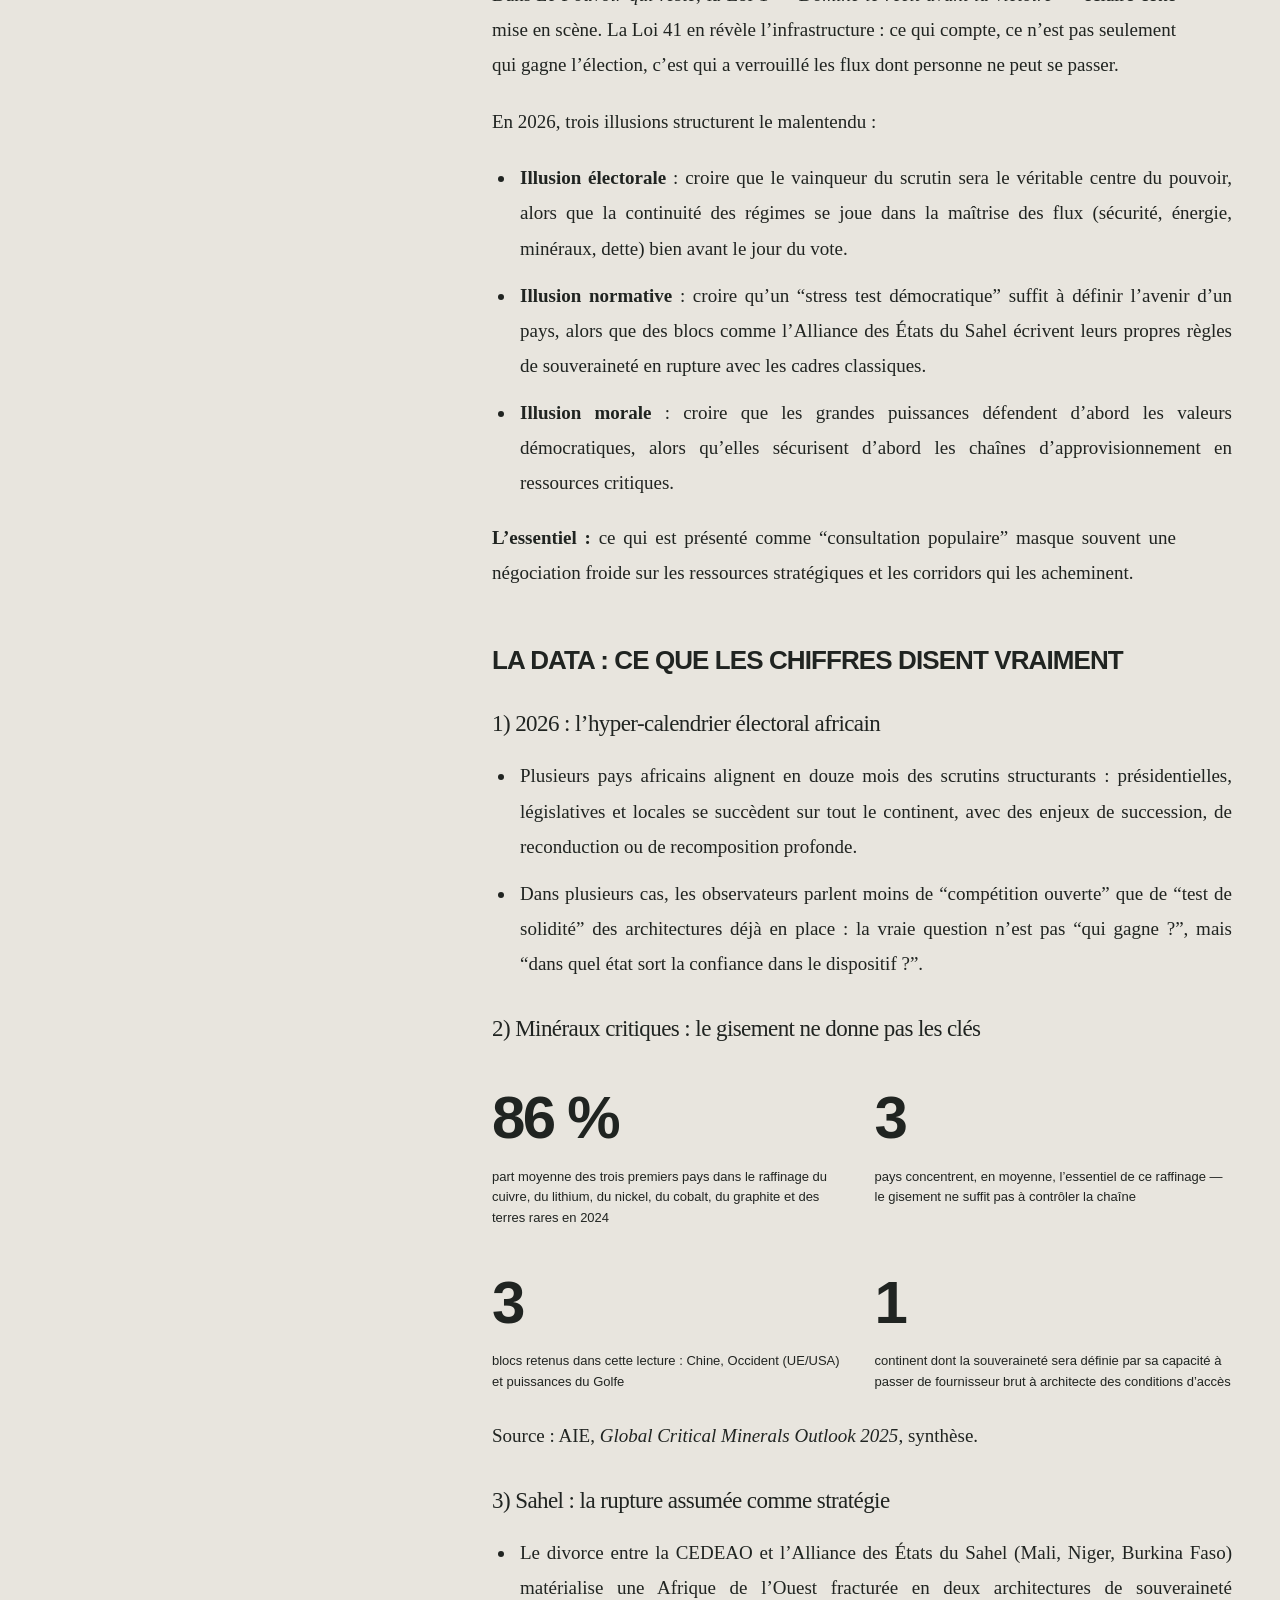
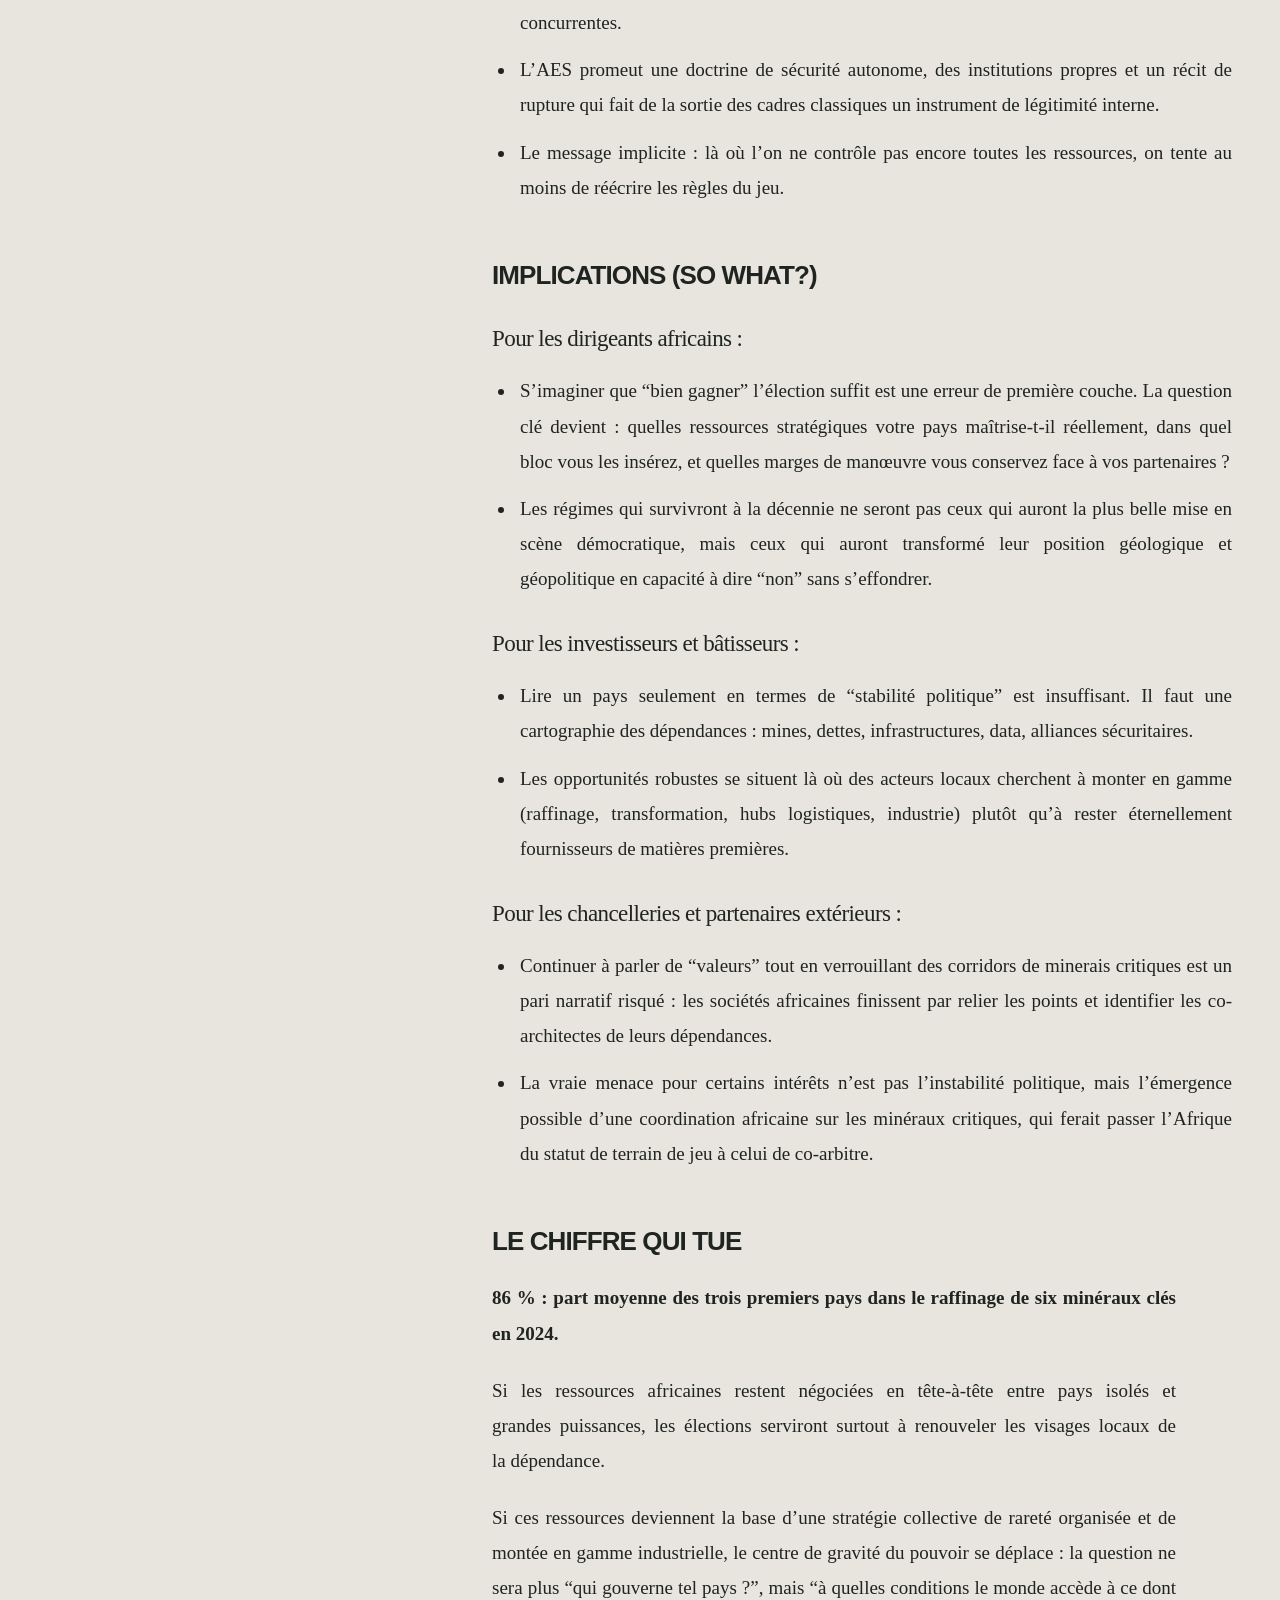
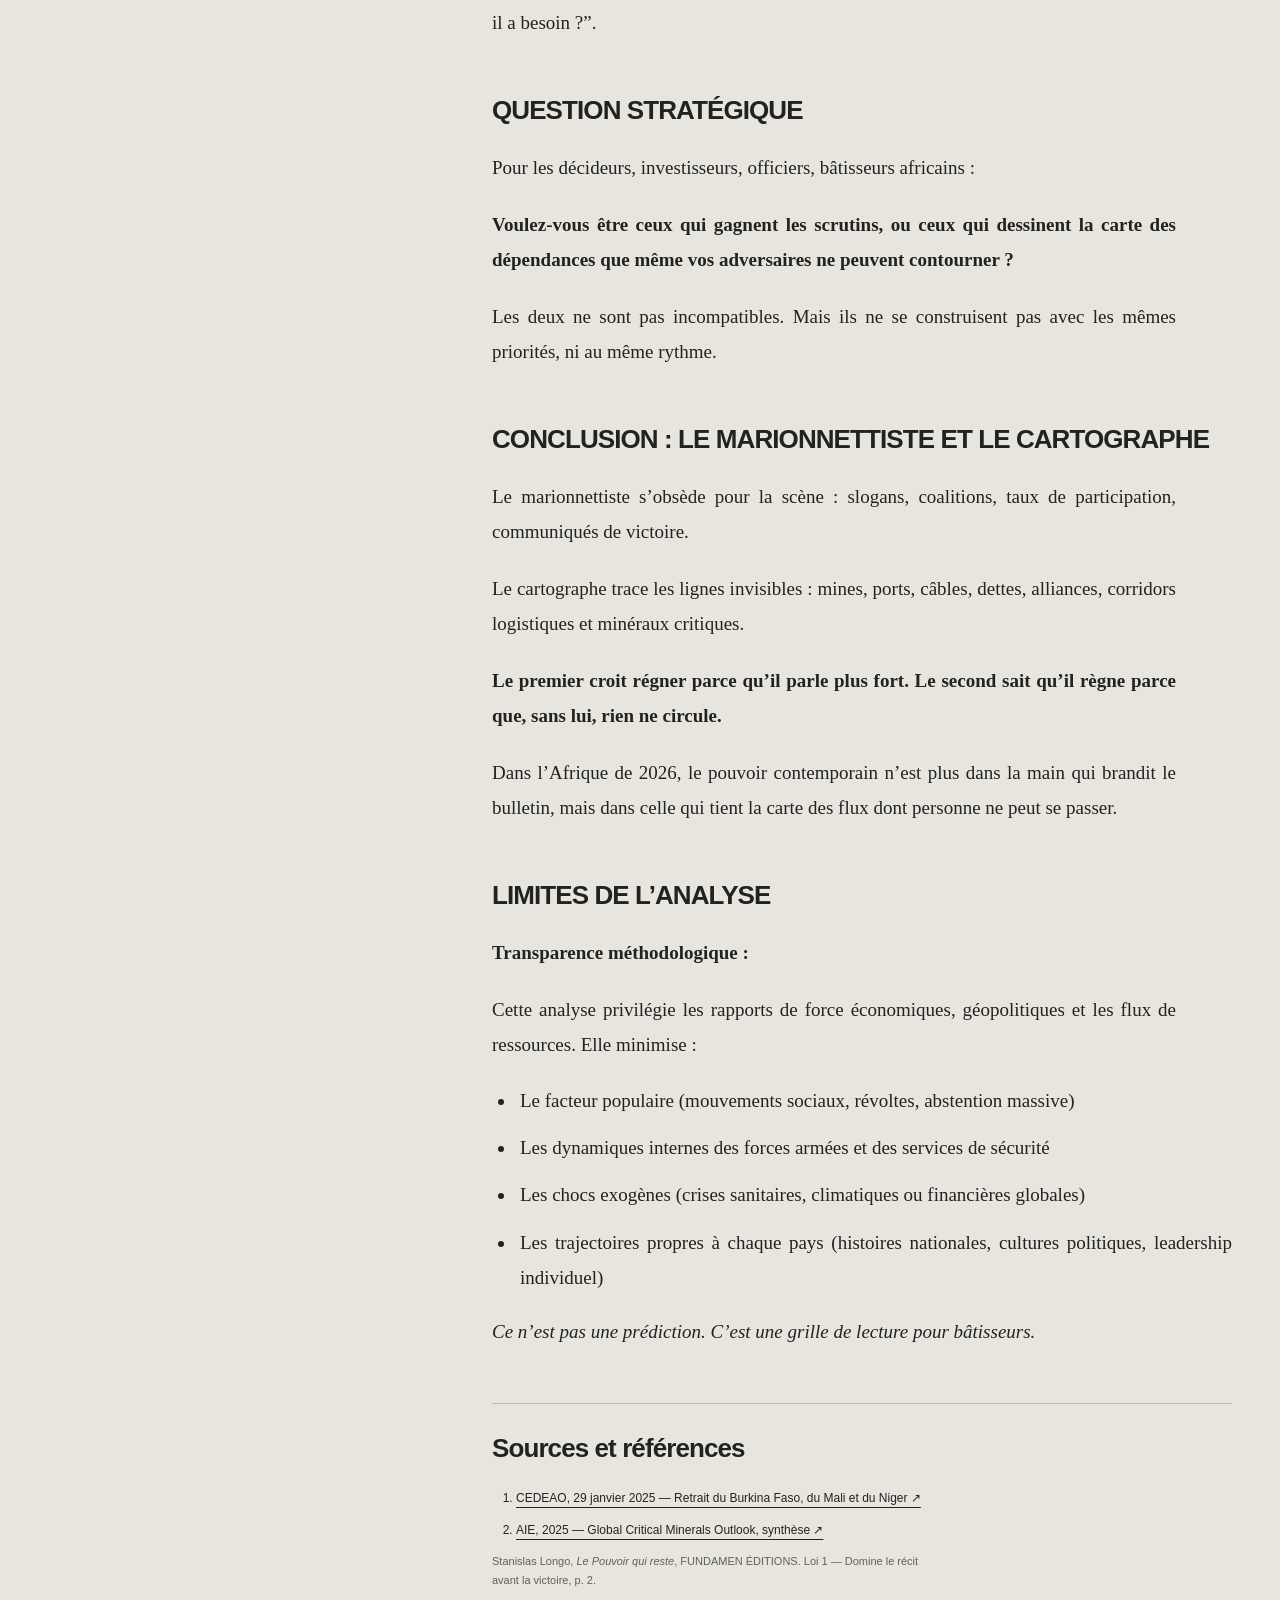
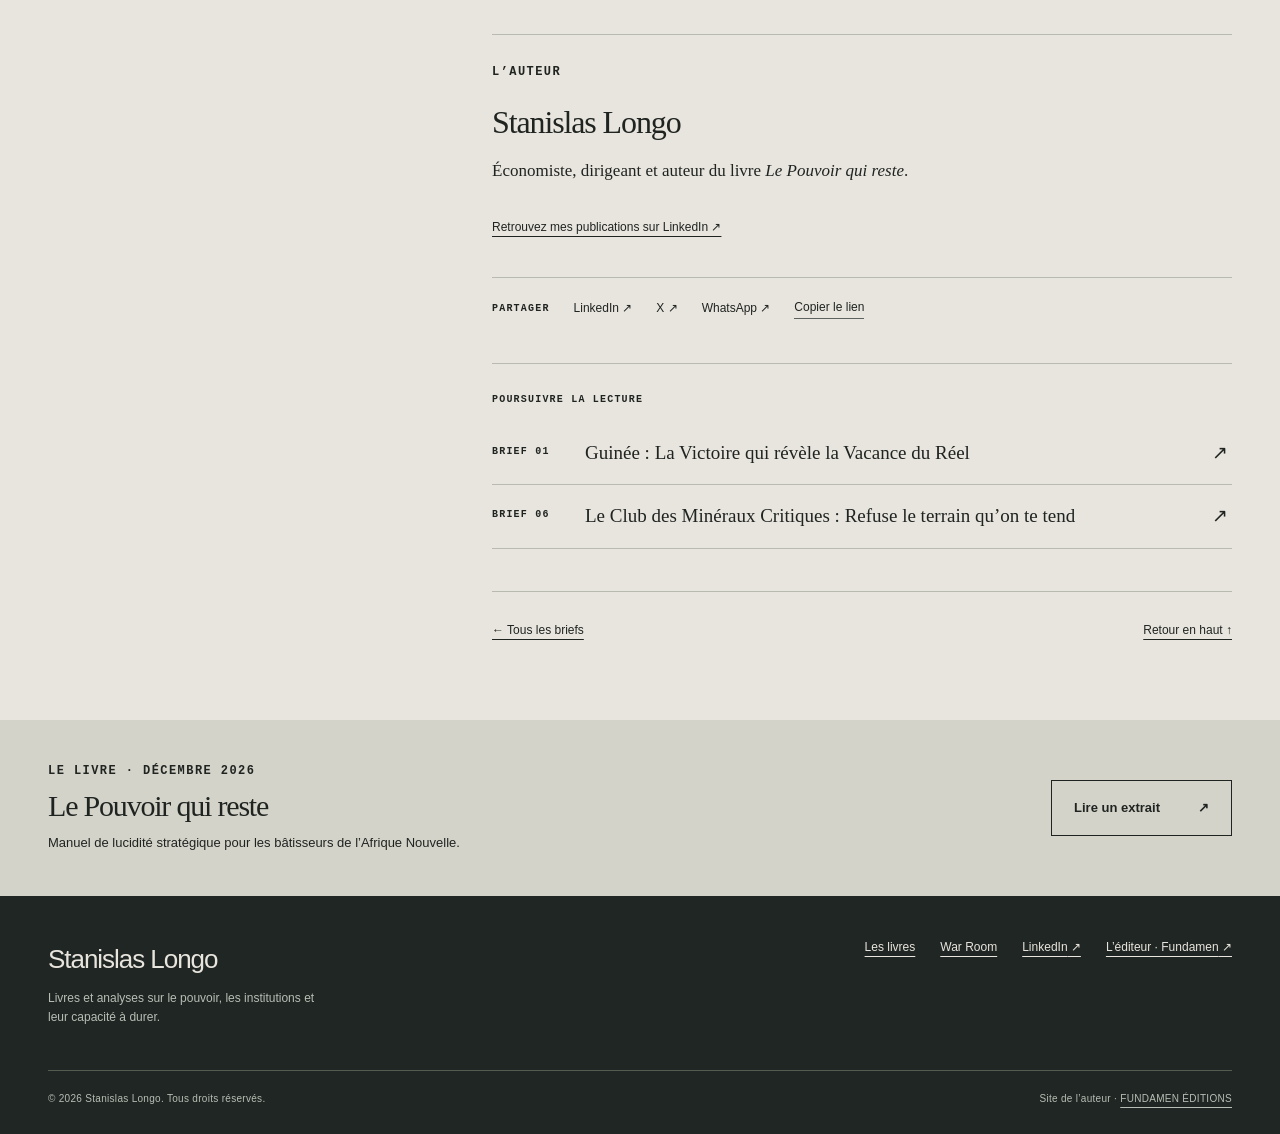
<file: analyses-war-room/2026-elections-mineraux-critiques.html>
<!doctype html>
<html lang="fr"><head>
<meta charset="utf-8"><meta name="viewport" content="width=device-width, initial-scale=1">
<title>2026 : Les Élections comme Couverture de Guerre Économique — War Room — Stanislas Longo</title><meta name="description" content="Les urnes occupent les écrans. Les contrats verrouillent les ressources. En 2026, la bataille électorale en couvre une autre.">
<meta name="theme-color" content="#202623"><link rel="canonical" href="https://www.stanislas-longo.com/analyses-war-room/2026-elections-mineraux-critiques.html">
<meta property="og:type" content="article"><meta property="og:locale" content="fr_FR">
<meta property="og:title" content="2026 : Les Élections comme Couverture de Guerre Économique"><meta property="og:description" content="Les urnes occupent les écrans. Les contrats verrouillent les ressources. En 2026, la bataille électorale en couvre une autre.">
<meta property="og:url" content="https://www.stanislas-longo.com/analyses-war-room/2026-elections-mineraux-critiques.html"><meta property="og:image" content="https://www.stanislas-longo.com/assets/og/brief-02-20261012.jpg">
<meta property="og:image:alt" content="2026 : Les Élections comme Couverture de Guerre Économique"><meta name="twitter:card" content="summary_large_image">
<meta property="og:site_name" content="Stanislas Longo"><meta property="og:image:secure_url" content="https://www.stanislas-longo.com/assets/og/brief-02-20261012.jpg"><meta property="og:image:type" content="image/jpeg"><meta property="og:image:width" content="1200"><meta property="og:image:height" content="630"><meta name="twitter:image" content="https://www.stanislas-longo.com/assets/og/brief-02-20261012.jpg"><meta name="twitter:image:alt" content="2026 : Les Élections comme Couverture de Guerre Économique"><meta name="twitter:title" content="2026 : Les Élections comme Couverture de Guerre Économique"><meta name="twitter:description" content="Les urnes occupent les écrans. Les contrats verrouillent les ressources. En 2026, la bataille électorale en couvre une autre."><meta property="article:published_time" content="2026-01-11"><meta property="article:modified_time" content="2026-10-12">
<link rel="stylesheet" href="/assets/site.css?v=20261012"><script src="/assets/site.js?v=20261012" defer></script>
<script type="application/ld+json">{"@context": "https://schema.org", "@type": "Article", "headline": "2026 : Les Élections comme Couverture de Guerre Économique", "description": "Les urnes occupent les écrans. Les contrats verrouillent les ressources. En 2026, la bataille électorale en couvre une autre.", "datePublished": "2026-01-11", "dateModified": "2026-10-12", "author": {"@type": "Person", "name": "Stanislas Longo", "url": "https://www.stanislas-longo.com/#auteur"}, "mainEntityOfPage": "https://www.stanislas-longo.com/analyses-war-room/2026-elections-mineraux-critiques.html", "image": "https://www.stanislas-longo.com/assets/og/brief-02-20261012.jpg"}</script>
</head><body><a class="skip" href="#contenu">Aller au contenu</a>
<header class="site-header"><div class="shell header-inner">
<a class="brand" href="/">Stanislas Longo<small>Économiste · Dirigeant · Auteur</small></a>
<nav class="main-nav" aria-label="Navigation principale"><a href="/#livre">Les livres</a><a href="/analyses-war-room/" aria-current="page">War Room</a><a href="/#auteur">L’auteur</a><a href="/#form-section">Lire un extrait ↗</a></nav>
</div></header><main id="contenu"><div class="shell"><header class="reading-header"><div class="breadcrumb"><a href="/">Accueil</a> / <a href="/analyses-war-room/">War Room</a> / Brief 02</div><p class="eyebrow">War Room · Brief #2</p><h1>2026 : Les Élections comme Couverture de Guerre Économique</h1><div class="article-meta"><span>Par <a href="/#auteur">Stanislas Longo</a></span><time datetime="2026-01-11">11 janvier 2026</time><span>6 min de lecture</span></div><div class="share-row" aria-label="Partager cette analyse"><span class="small-label">Partager</span><a href="https://www.linkedin.com/sharing/share-offsite/?url=https%3A%2F%2Fwww.stanislas-longo.com%2Fanalyses-war-room%2F2026-elections-mineraux-critiques.html" target="_blank" rel="noopener noreferrer">LinkedIn ↗</a><a href="https://twitter.com/intent/tweet?text=2026%20%3A%20Les%20%C3%89lections%20comme%20Couverture%20de%20Guerre%20%C3%89conomique&amp;url=https%3A%2F%2Fwww.stanislas-longo.com%2Fanalyses-war-room%2F2026-elections-mineraux-critiques.html" target="_blank" rel="noopener noreferrer">X ↗</a><a href="https://wa.me/?text=2026%20%3A%20Les%20%C3%89lections%20comme%20Couverture%20de%20Guerre%20%C3%89conomique%20https%3A%2F%2Fwww.stanislas-longo.com%2Fanalyses-war-room%2F2026-elections-mineraux-critiques.html" target="_blank" rel="noopener noreferrer">WhatsApp ↗</a><button class="copy-link" type="button" data-copy-url="https://www.stanislas-longo.com/analyses-war-room/2026-elections-mineraux-critiques.html">Copier le lien</button><span class="copy-status" role="status" aria-live="polite"></span></div></header><div class="reading-grid"><aside class="reading-aside"><div class="aside-sticky"><p class="small-label">Dans ce brief</p><nav class="brief-toc" aria-label="Sommaire de l’analyse"><ol><li><a href="#section-1">LE FAIT</a></li><li><a href="#section-2">L'ANGLE MORT : LOI 1 — DOMINE LE RÉCIT AVANT LA VICTOIRE</a></li><li><a href="#section-3">LA DATA : CE QUE LES CHIFFRES DISENT VRAIMENT</a></li><li><a href="#section-4">IMPLICATIONS (SO WHAT?)</a></li><li><a href="#section-5">LE CHIFFRE QUI TUE</a></li><li><a href="#section-6">QUESTION STRATÉGIQUE</a></li><li><a href="#section-7">CONCLUSION : LE MARIONNETTISTE ET LE CARTOGRAPHE</a></li><li><a href="#section-8">LIMITES DE L’ANALYSE</a></li></ol></nav><a class="aside-follow" href="https://www.linkedin.com/in/stanislas-longo-mba-631a1130" target="_blank" rel="noopener noreferrer">Suivre Stanislas Longo<br>sur LinkedIn ↗</a></div></aside><article class="reading-body" aria-label="Texte du brief"><section class="brief-section" id="section-1">
                <h2>LE FAIT</h2>
                <p>En 2026, l’Afrique entre dans l’une des années électorales les plus denses de son histoire récente : de Cotonou à Kampala, de Brazzaville à Addis-Abeba, les calendriers s’alignent, les commissions électorales publient leurs chronogrammes, les observateurs se préparent.</p>
                <p>Mais pendant que les projecteurs se braquent sur les urnes, un autre théâtre, plus silencieux, décide réellement du futur : d’un côté, l’affrontement entre blocs régionaux (CEDEAO vs Alliance des États du Sahel) fracture l’Afrique de l’Ouest en deux architectures concurrentes de souveraineté ; de l’autre, la Chine, les États-Unis et l’Union européenne verrouillent leur accès aux minéraux critiques africains (cobalt, cuivre, lithium, bauxite, terres rares) à coups de coalitions, de mémorandums et de contrats de long terme.</p>
                <p>Officiellement, 2026 est l’année des bulletins. En réalité, c’est l’année des contrats.</p>
            </section>

            
<section class="brief-section" id="section-2">
                <h2>L'ANGLE MORT : LOI 1 — DOMINE LE RÉCIT AVANT LA VICTOIRE</h2>
                <blockquote class="law-quote">« Celui qui écrit l’histoire finit par commander aux faits. »<cite>Le Pouvoir qui reste · Loi 1, p. 2</cite></blockquote><p><em>« Quand tout le monde regarde la scène, le stratège investit les coulisses. La légitimité proclamée n’est qu’un masque posé sur des dépendances déjà négociées. »</em></p>
                <p>Dans <em>Le Pouvoir qui reste</em>, la Loi 1 — <em>Domine le récit avant la victoire</em> — éclaire cette mise en scène. La Loi 41 en révèle l’infrastructure : ce qui compte, ce n’est pas seulement qui gagne l’élection, c’est qui a verrouillé les flux dont personne ne peut se passer.</p><p>En 2026, trois illusions structurent le malentendu :</p>
                <ul>
                    <li><strong>Illusion électorale</strong> : croire que le vainqueur du scrutin sera le véritable centre du pouvoir, alors que la continuité des régimes se joue dans la maîtrise des flux (sécurité, énergie, minéraux, dette) bien avant le jour du vote.</li>
                    <li><strong>Illusion normative</strong> : croire qu’un “stress test démocratique” suffit à définir l’avenir d’un pays, alors que des blocs comme l’Alliance des États du Sahel écrivent leurs propres règles de souveraineté en rupture avec les cadres classiques.</li>
                    <li><strong>Illusion morale</strong> : croire que les grandes puissances défendent d’abord les valeurs démocratiques, alors qu’elles sécurisent d’abord les chaînes d’approvisionnement en ressources critiques.</li>
                </ul>
                <p><strong>L’essentiel :</strong> ce qui est présenté comme “consultation populaire” masque souvent une négociation froide sur les ressources stratégiques et les corridors qui les acheminent.</p>
            </section>

            
<section class="brief-section" id="section-3">
                <h2>LA DATA : CE QUE LES CHIFFRES DISENT VRAIMENT</h2>

                <h3>1) 2026 : l’hyper-calendrier électoral africain</h3>
                <ul>
                    <li>Plusieurs pays africains alignent en douze mois des scrutins structurants : présidentielles, législatives et locales se succèdent sur tout le continent, avec des enjeux de succession, de reconduction ou de recomposition profonde.</li>
                    <li>Dans plusieurs cas, les observateurs parlent moins de “compétition ouverte” que de “test de solidité” des architectures déjà en place : la vraie question n’est pas “qui gagne ?”, mais “dans quel état sort la confiance dans le dispositif ?”.</li>
                </ul>

                <h3>2) Minéraux critiques : le gisement ne donne pas les clés</h3><div class="data-grid">
                    <div class="data-card">
                        <div class="data-number">86 %</div>
                        <div class="data-label">part moyenne des trois premiers pays dans le raffinage du cuivre, du lithium, du nickel, du cobalt, du graphite et des terres rares en 2024</div>
                    </div>
                    <div class="data-card">
                        <div class="data-number">3</div>
                        <div class="data-label">pays concentrent, en moyenne, l’essentiel de ce raffinage — le gisement ne suffit pas à contrôler la chaîne</div>
                    </div>
                    <div class="data-card">
                        <div class="data-number">3</div>
                        <div class="data-label">blocs retenus dans cette lecture : Chine, Occident (UE/USA) et puissances du Golfe</div>
                    </div>
                    <div class="data-card">
                        <div class="data-number">1</div>
                        <div class="data-label">continent dont la souveraineté sera définie par sa capacité à passer de fournisseur brut à architecte des conditions d’accès</div>
                    </div>
                </div>
                <p>Source : AIE, <em>Global Critical Minerals Outlook 2025</em>, synthèse.</p><h3>3) Sahel : la rupture assumée comme stratégie</h3>
                <ul>
                    <li>Le divorce entre la CEDEAO et l’Alliance des États du Sahel (Mali, Niger, Burkina Faso) matérialise une Afrique de l’Ouest fracturée en deux architectures de souveraineté concurrentes.</li>
                    <li>L’AES promeut une doctrine de sécurité autonome, des institutions propres et un récit de rupture qui fait de la sortie des cadres classiques un instrument de légitimité interne.</li>
                    <li>Le message implicite : là où l’on ne contrôle pas encore toutes les ressources, on tente au moins de réécrire les règles du jeu.</li>
                </ul>
            </section>

            
<section class="brief-section" id="section-4">
                <h2>IMPLICATIONS (SO WHAT?)</h2>

                <h3>Pour les dirigeants africains :</h3>
                <ul>
                    <li>S’imaginer que “bien gagner” l’élection suffit est une erreur de première couche. La question clé devient : quelles ressources stratégiques votre pays maîtrise-t-il réellement, dans quel bloc vous les insérez, et quelles marges de manœuvre vous conservez face à vos partenaires ?</li>
                    <li>Les régimes qui survivront à la décennie ne seront pas ceux qui auront la plus belle mise en scène démocratique, mais ceux qui auront transformé leur position géologique et géopolitique en capacité à dire “non” sans s’effondrer.</li>
                </ul>

                <h3>Pour les investisseurs et bâtisseurs :</h3>
                <ul>
                    <li>Lire un pays seulement en termes de “stabilité politique” est insuffisant. Il faut une cartographie des dépendances : mines, dettes, infrastructures, data, alliances sécuritaires.</li>
                    <li>Les opportunités robustes se situent là où des acteurs locaux cherchent à monter en gamme (raffinage, transformation, hubs logistiques, industrie) plutôt qu’à rester éternellement fournisseurs de matières premières.</li>
                </ul>

                <h3>Pour les chancelleries et partenaires extérieurs :</h3>
                <ul>
                    <li>Continuer à parler de “valeurs” tout en verrouillant des corridors de minerais critiques est un pari narratif risqué : les sociétés africaines finissent par relier les points et identifier les co-architectes de leurs dépendances.</li>
                    <li>La vraie menace pour certains intérêts n’est pas l’instabilité politique, mais l’émergence possible d’une coordination africaine sur les minéraux critiques, qui ferait passer l’Afrique du statut de terrain de jeu à celui de co-arbitre.</li>
                </ul>
            </section>

            
<section class="brief-section" id="section-5">
                <h2>LE CHIFFRE QUI TUE</h2>
                <p><strong>86 % : part moyenne des trois premiers pays dans le raffinage de six minéraux clés en 2024.</strong></p><p>Si les ressources africaines restent négociées en tête-à-tête entre pays isolés et grandes puissances, les élections serviront surtout à renouveler les visages locaux de la dépendance.</p>
                <p>Si ces ressources deviennent la base d’une stratégie collective de rareté organisée et de montée en gamme industrielle, le centre de gravité du pouvoir se déplace : la question ne sera plus “qui gouverne tel pays ?”, mais “à quelles conditions le monde accède à ce dont il a besoin ?”.</p>
            </section>

            
<section class="brief-section" id="section-6">
                <h2>QUESTION STRATÉGIQUE</h2>
                <p>Pour les décideurs, investisseurs, officiers, bâtisseurs africains :</p>
                <p><strong>Voulez-vous être ceux qui gagnent les scrutins, ou ceux qui dessinent la carte des dépendances que même vos adversaires ne peuvent contourner ?</strong></p>
                <p>Les deux ne sont pas incompatibles. Mais ils ne se construisent pas avec les mêmes priorités, ni au même rythme.</p>
            </section>

            
<section class="brief-section" id="section-7">
                <h2>CONCLUSION : LE MARIONNETTISTE ET LE CARTOGRAPHE</h2>
                <p>Le marionnettiste s’obsède pour la scène : slogans, coalitions, taux de participation, communiqués de victoire.</p>
                <p>Le cartographe trace les lignes invisibles : mines, ports, câbles, dettes, alliances, corridors logistiques et minéraux critiques.</p>
                <p><strong>Le premier croit régner parce qu’il parle plus fort. Le second sait qu’il règne parce que, sans lui, rien ne circule.</strong></p>
                <p>Dans l’Afrique de 2026, le pouvoir contemporain n’est plus dans la main qui brandit le bulletin, mais dans celle qui tient la carte des flux dont personne ne peut se passer.</p>
            </section>

            
<section class="brief-section" id="section-8">
                <h2>LIMITES DE L’ANALYSE</h2>
                <p><strong>Transparence méthodologique :</strong></p>
                <p>Cette analyse privilégie les rapports de force économiques, géopolitiques et les flux de ressources. Elle minimise :</p>
                <ul>
                    <li>Le facteur populaire (mouvements sociaux, révoltes, abstention massive)</li>
                    <li>Les dynamiques internes des forces armées et des services de sécurité</li>
                    <li>Les chocs exogènes (crises sanitaires, climatiques ou financières globales)</li>
                    <li>Les trajectoires propres à chaque pays (histoires nationales, cultures politiques, leadership individuel)</li>
                </ul>
                <p><em>Ce n’est pas une prédiction. C’est une grille de lecture pour bâtisseurs.</em></p>
            </section>
        <section class="source-list" id="sources"><h2>Sources et références</h2><ol><li id="source-1"><a href="https://www.ecowas.int/communique-de-presse-2/?lang=fr" target="_blank" rel="noopener noreferrer">CEDEAO, 29 janvier 2025 — Retrait du Burkina Faso, du Mali et du Niger ↗</a></li><li id="source-2"><a href="https://www.iea.org/reports/global-critical-minerals-outlook-2025/executive-summary" target="_blank" rel="noopener noreferrer">AIE, 2025 — Global Critical Minerals Outlook, synthèse ↗</a></li></ol><p>Stanislas Longo, <em>Le Pouvoir qui reste</em>, FUNDAMEN ÉDITIONS. Loi 1 — Domine le récit avant la victoire, p. 2.</p></section><div class="author-signature"><p class="small-label">L’auteur</p><h2>Stanislas Longo</h2><p>Économiste, dirigeant et auteur du livre <em>Le Pouvoir qui reste</em>.</p><a href="https://www.linkedin.com/in/stanislas-longo-mba-631a1130" target="_blank" rel="noopener noreferrer">Retrouvez mes publications sur LinkedIn ↗</a></div><div class="share-row" aria-label="Partager cette analyse"><span class="small-label">Partager</span><a href="https://www.linkedin.com/sharing/share-offsite/?url=https%3A%2F%2Fwww.stanislas-longo.com%2Fanalyses-war-room%2F2026-elections-mineraux-critiques.html" target="_blank" rel="noopener noreferrer">LinkedIn ↗</a><a href="https://twitter.com/intent/tweet?text=2026%20%3A%20Les%20%C3%89lections%20comme%20Couverture%20de%20Guerre%20%C3%89conomique&amp;url=https%3A%2F%2Fwww.stanislas-longo.com%2Fanalyses-war-room%2F2026-elections-mineraux-critiques.html" target="_blank" rel="noopener noreferrer">X ↗</a><a href="https://wa.me/?text=2026%20%3A%20Les%20%C3%89lections%20comme%20Couverture%20de%20Guerre%20%C3%89conomique%20https%3A%2F%2Fwww.stanislas-longo.com%2Fanalyses-war-room%2F2026-elections-mineraux-critiques.html" target="_blank" rel="noopener noreferrer">WhatsApp ↗</a><button class="copy-link" type="button" data-copy-url="https://www.stanislas-longo.com/analyses-war-room/2026-elections-mineraux-critiques.html">Copier le lien</button><span class="copy-status" role="status" aria-live="polite"></span></div><nav class="related-briefs" aria-label="Poursuivre la lecture"><p class="small-label">Poursuivre la lecture</p><a href="/analyses-war-room/guinee-vacance-du-reel/"><span class="small-label">Brief 01</span><span>Guinée : La Victoire qui révèle la Vacance du Réel</span><span aria-hidden="true">↗</span></a><a href="/analyses-war-room/2026-club-mineraux-critiques/"><span class="small-label">Brief 06</span><span>Le Club des Minéraux Critiques : Refuse le terrain qu’on te tend</span><span aria-hidden="true">↗</span></a></nav><div class="article-bottom"><a href="/analyses-war-room/">← Tous les briefs</a><a href="#contenu">Retour en haut ↑</a></div></article></div></div></main><aside class="book-strip"><div class="shell"><div><div class="eyebrow">Le livre · Décembre 2026</div><h2>Le Pouvoir qui reste</h2><p>Manuel de lucidité stratégique pour les bâtisseurs de l’Afrique Nouvelle.</p></div><a class="button secondary" href="/#form-section">Lire un extrait <span aria-hidden="true">↗</span></a></div></aside><footer class="site-footer"><div class="shell"><div class="footer-main"><div><div class="footer-name">Stanislas Longo</div><p>Livres et analyses sur le pouvoir, les institutions et leur capacité à durer.</p></div><nav class="footer-links" aria-label="Liens complémentaires"><a href="/#livre">Les livres</a><a href="/analyses-war-room/">War Room</a><a href="https://www.linkedin.com/in/stanislas-longo-mba-631a1130" class="external-link">LinkedIn</a><a href="https://fundamen.fr" class="external-link">L’éditeur · Fundamen</a></nav></div><div class="footer-bottom"><span>© 2026 Stanislas Longo. Tous droits réservés.</span><span>Site de l’auteur · <a href="https://fundamen.fr">FUNDAMEN ÉDITIONS</a></span></div></div></footer></body></html>
</file>
<file: assets/site.css>
/* Stanislas Longo — pierre, encre et lignes franches. */
:root{--paper:#e8e5de;--light:#f4f1eb;--ink:#202421;--muted:#5c625d;--line:#b8b9af;--dark:#202623;--warm:#b8a989;--max:1280px}
*{box-sizing:border-box}html{scroll-behavior:smooth;scroll-padding-top:100px}body{margin:0;background:var(--paper);color:var(--ink);font-family:Arial,Helvetica,sans-serif;font-size:17px;line-height:1.65;-webkit-font-smoothing:antialiased}a{color:inherit;text-decoration-thickness:1px;text-underline-offset:5px}a:hover{color:#796c51}button,input{font:inherit}button,a,input{touch-action:manipulation}:focus-visible{outline:3px solid #927846;outline-offset:5px}img{display:block;max-width:100%;height:auto}h1,h2,h3,p,figure{margin:0}h1,h2,h3{font-weight:400;line-height:1.06}p+p{margin-top:1.15em}p{max-width:72ch}.shell{width:min(calc(100% - 96px),var(--max));margin-inline:auto}.eyebrow,.small-label{font-family:'Courier New',monospace;font-size:12px;font-weight:600;line-height:1.5;letter-spacing:.12em;text-transform:uppercase}.muted{color:var(--muted)}.skip{position:absolute;top:-100px;left:20px;padding:12px;background:var(--ink);color:var(--light);z-index:99}.skip:focus{top:12px}.site-header{border-bottom:1px solid var(--line);background:var(--paper)}.header-inner{display:flex;justify-content:space-between;align-items:center;min-height:94px;gap:28px}.brand{font-size:20px;font-weight:700;letter-spacing:-.04em;text-decoration:none;line-height:1.15}.brand small{display:block;font-family:'Courier New',monospace;font-size:10px;letter-spacing:.12em;text-transform:uppercase;font-weight:400;margin-top:8px;color:var(--muted)}.main-nav{display:flex;gap:30px;align-items:center;font-size:13px}.main-nav a{text-decoration:none}.main-nav a[aria-current=page]{border-bottom:1px solid}.external-link::after{content:' ↗';font-size:12px}.button{display:inline-flex;justify-content:space-between;align-items:center;gap:38px;padding:16px 22px;min-height:54px;border:1px solid var(--ink);background:var(--ink);color:var(--light);text-decoration:none;font-size:13px;font-weight:600;border-radius:0;cursor:pointer;transition:background .2s,color .2s}.button:hover{background:#3e4941;color:#fff}.button.secondary{background:transparent;color:var(--ink)}.button.secondary:hover{background:var(--ink);color:var(--light)}.button:disabled{opacity:.65;cursor:wait}.text-link{display:inline-block;font-size:13px;font-weight:600;margin-top:26px}.hero{display:grid;grid-template-columns:1.1fr 1fr;min-height:740px;border-bottom:1px solid var(--line)}.hero-copy{padding:66px 7% 52px 0;display:flex;flex-direction:column;align-items:flex-start}.hero-copy .eyebrow{margin-bottom:53px}.hero h1{font-size:clamp(54px,6.1vw,88px);font-weight:600;letter-spacing:-.065em;line-height:.98;max-width:8.6ch;margin-bottom:35px}.hero-lede{max-width:43ch;font-size:17px;color:#4b524b;line-height:1.7}.hero-actions{display:flex;flex-wrap:wrap;gap:12px;margin-top:34px}.hero-foot{margin-top:auto;padding-top:50px;font-family:'Courier New',monospace;font-size:11px;letter-spacing:.05em;color:var(--muted)}.hero-portrait{position:relative;margin-right:calc((min(100vw,1376px) - 100vw)/2);overflow:hidden;background:#7f8177;min-height:600px}.hero-portrait img{width:100%;height:100%;object-fit:cover;object-position:50% 35%}.portrait-caption{position:absolute;bottom:0;left:0;right:0;padding:24px 30px;color:#f5f1e6;background:linear-gradient(transparent,rgba(21,25,23,.8));font-family:'Courier New',monospace;font-size:11px;letter-spacing:.1em}.section-block{padding:90px 0;border-bottom:1px solid var(--line)}.section-heading{display:grid;grid-template-columns:1fr 3fr;gap:30px;margin-bottom:45px}.section-heading h2{font-size:clamp(34px,4vw,55px);font-family:Georgia,'Times New Roman',serif;letter-spacing:-.04em;max-width:23ch}.book-feature{display:grid;grid-template-columns:1fr 1.1fr;gap:9%;align-items:center}.book-stage{background:#d4d2c9;padding:44px;display:flex;justify-content:center;position:relative;min-height:490px}.book-stage img{width:280px;box-shadow:12px 18px 28px #20242126}.book-copy .eyebrow{margin-bottom:22px}.book-copy h3{font-family:Georgia,'Times New Roman',serif;font-size:clamp(36px,3.6vw,50px);letter-spacing:-.035em;margin-bottom:14px}.book-subtitle{font-family:Georgia,'Times New Roman',serif;font-style:italic;font-size:20px;line-height:1.4;margin-bottom:26px}.book-details{display:flex;gap:25px;flex-wrap:wrap;border-top:1px solid var(--line);padding-top:18px;margin-top:28px;font-family:'Courier New',monospace;font-size:11px;letter-spacing:.03em}.next-book{margin-top:65px;padding:30px 0;border-top:1px solid var(--line);display:grid;grid-template-columns:1fr 1.4fr auto;gap:40px;align-items:center}.next-book h3{font-family:Georgia,'Times New Roman',serif;font-size:31px;letter-spacing:-.03em;margin-top:9px}.next-book p{font-size:15px;color:var(--muted)}.next-book a{font-size:12px}.war-section{background:var(--dark);color:var(--paper)}.war-section .section-block{border:0}.war-section .section-heading{grid-template-columns:1fr 2fr 1fr;align-items:start}.war-section .section-heading p{font-size:15px;color:#b8beb6}.war-section .eyebrow{color:#b8a989}.latest-grid{display:grid;grid-template-columns:repeat(3,1fr);border-top:1px solid #596059;border-bottom:1px solid #596059}.latest-item{padding:30px 28px 34px 0;display:flex;flex-direction:column;min-height:310px}.latest-item+.latest-item{border-left:1px solid #596059;padding-left:28px}.latest-item h3{font-family:Georgia,'Times New Roman',serif;font-size:29px;letter-spacing:-.035em;line-height:1.15;margin:23px 0 20px}.latest-item h3 a{text-decoration:none}.latest-item p{font-size:14px;color:#b8beb6}.latest-item .text-link{margin-top:auto;padding-top:24px;font-size:12px;color:var(--paper)}.war-section a:hover{color:var(--warm)}.section-end{display:flex;justify-content:flex-end;margin-top:24px}.about-grid{display:grid;grid-template-columns:1fr 1.65fr;gap:10%}.about-grid h2{font-family:Georgia,'Times New Roman',serif;font-size:49px;letter-spacing:-.04em;margin-top:25px}.about-grid p{color:#414940}.about-grid .lead{font-size:23px;line-height:1.5;color:var(--ink)}.author-note{margin-top:30px;padding-top:25px;border-top:1px solid var(--line);font-size:14px}.download-grid{display:grid;grid-template-columns:1fr 1fr;gap:12%}.download-grid h2{font-family:Georgia,'Times New Roman',serif;font-size:46px;letter-spacing:-.04em;margin:24px 0}.download-grid p{font-size:16px}.download-note{font-size:13px!important;color:var(--muted);margin-top:25px!important}.form-row{margin-bottom:22px}label{display:block;font-size:12px;font-weight:600;margin-bottom:8px}input[type=email],input[type=text]{width:100%;padding:13px 0;border:0;border-bottom:1px solid #838b81;background:transparent;color:var(--ink);border-radius:0;font-size:16px}input::placeholder{color:#777d74}.check-label{display:flex;gap:11px;align-items:flex-start;font-size:12px;font-weight:400;line-height:1.5}.check-label input{margin:3px 0 0;accent-color:var(--ink);min-width:16px;min-height:16px}.form-status{font-size:13px;margin-top:15px;min-height:24px}.site-footer{padding:42px 0 26px;background:var(--dark);color:var(--paper)}.footer-main{display:flex;justify-content:space-between;gap:35px;align-items:start}.footer-name{font-size:26px;letter-spacing:-.04em}.footer-main p{font-size:12px;color:#b7beb5;max-width:40ch;margin-top:8px}.footer-links{display:flex;flex-wrap:wrap;gap:25px;font-size:12px}.footer-bottom{display:flex;justify-content:space-between;margin-top:42px;padding-top:20px;border-top:1px solid #525c50;font-size:10px;color:#b7beb5;letter-spacing:.03em}.footer-bottom a{color:inherit}.page-intro{padding:72px 0 52px;border-bottom:1px solid var(--line)}.page-intro h1{font-size:clamp(66px,9vw,120px);font-weight:600;letter-spacing:-.075em;line-height:1;margin:27px 0}.page-intro .intro-row{display:flex;gap:60px;justify-content:space-between;align-items:end}.page-intro p{max-width:54ch;font-size:18px}.archive-count{white-space:nowrap;font-family:'Courier New',monospace;font-size:12px;letter-spacing:.05em;color:var(--muted)}.archive{padding:0 0 80px}.archive-row{display:grid;grid-template-columns:100px 1fr 230px;gap:42px;padding:36px 0;border-bottom:1px solid var(--line);transition:background .15s}.archive-number{font-family:'Courier New',monospace;font-size:43px;font-weight:400;letter-spacing:-.09em;line-height:1.1;color:#72786e}.archive-row h2{font-family:Georgia,'Times New Roman',serif;font-size:31px;line-height:1.12;letter-spacing:-.035em;margin-bottom:15px}.archive-row h2 a{text-decoration:none}.archive-row p{font-size:15px;color:var(--muted);max-width:64ch}.archive-meta{font-size:11px;display:flex;flex-direction:column;gap:13px;align-items:flex-start}.archive-meta time{font-family:'Courier New',monospace;letter-spacing:.02em}.archive-meta .law-tag{line-height:1.55;color:var(--muted)}.archive-meta a{margin-top:4px}.reading-header{padding:52px 0 45px;border-bottom:1px solid var(--line)}.breadcrumb{font-size:12px;color:var(--muted);margin-bottom:48px}.reading-header .eyebrow{margin-bottom:25px}.reading-header h1{font-family:Georgia,'Times New Roman',serif;font-size:clamp(42px,5vw,70px);letter-spacing:-.05em;max-width:21ch;line-height:1.03}.reading-deck{font-size:20px;line-height:1.5;max-width:60ch;margin-top:23px;color:var(--muted)}.article-meta{display:flex;flex-wrap:wrap;gap:12px 32px;font-family:'Courier New',monospace;font-size:11px;margin-top:30px;color:var(--muted)}.reading-grid{display:grid;grid-template-columns:190px minmax(0,740px);gap:65px;justify-content:space-between;padding:55px 0 80px}.reading-aside{font-size:12px;color:var(--muted)}.reading-aside .aside-title{margin:14px 0 22px;font-family:Georgia,'Times New Roman',serif;font-size:21px;color:var(--ink);line-height:1.25}.reading-aside .revision{border-top:1px solid var(--line);padding-top:22px;font-size:11px;line-height:1.8}.reading-body{font-family:Georgia,'Times New Roman',serif;font-size:19px;line-height:1.85;min-width:0}.reading-body section{margin-bottom:44px}.reading-body h2{font-family:Arial,Helvetica,sans-serif;font-size:26px;font-weight:600;letter-spacing:-.04em;line-height:1.15;margin-bottom:23px;max-width:33ch}.reading-body p{margin-bottom:21px}.reading-body p a{font-family:Arial,Helvetica,sans-serif;font-size:11px;white-space:nowrap}.doctrine{border-top:1px solid var(--ink);border-bottom:1px solid var(--ink);padding:26px 0;margin:38px 0 44px}.doctrine .small-label{color:var(--muted)}.doctrine h2{font-family:Georgia,'Times New Roman',serif;font-weight:400;font-size:29px;margin:13px 0 22px}.doctrine blockquote{margin:0;font-size:24px;line-height:1.4;letter-spacing:-.025em}.doctrine cite{display:block;font-family:Arial,Helvetica,sans-serif;font-size:11px;font-style:normal;color:var(--muted);margin-top:20px}.table-wrap{overflow-x:auto;margin:26px 0;max-width:100%}table{border-collapse:collapse;width:100%;font-family:Arial,Helvetica,sans-serif;font-size:13px;line-height:1.6}th,td{text-align:left;padding:14px 15px;vertical-align:top;border-bottom:1px solid var(--line)}th{border-top:1px solid var(--ink);border-bottom:1px solid var(--ink);font-size:11px;letter-spacing:.03em}td:first-child{width:34%;font-weight:600;padding-left:0}th:first-child{padding-left:0}.source-list{padding-top:28px;border-top:1px solid var(--line);font-family:Arial,Helvetica,sans-serif;font-size:12px;line-height:1.7}.source-list h2{font-size:19px}.source-list ol{padding-left:20px}.source-list li{margin-bottom:12px;overflow-wrap:anywhere}.source-list p{font-size:11px;color:var(--muted)}.article-bottom{border-top:1px solid var(--line);padding-top:28px;display:flex;flex-wrap:wrap;justify-content:space-between;gap:24px;font-family:Arial,Helvetica,sans-serif;font-size:12px}.book-strip{background:#d3d3c9;padding:42px 0}.book-strip .shell{display:flex;gap:35px;justify-content:space-between;align-items:center}.book-strip h2{font-family:Georgia,'Times New Roman',serif;font-size:30px;letter-spacing:-.04em;line-height:1.2;margin:8px 0}.book-strip p{font-size:13px}.book-strip .button{flex-shrink:0}.no-margin{margin:0!important}
@media(min-width:1600px){.hero-portrait{margin-right:0}.hero{min-height:730px}}
@media(max-width:1000px){.shell{width:calc(100% - 56px)}.hero{min-height:640px}.hero-copy{padding-top:45px}.hero-copy .eyebrow{margin-bottom:35px}.hero h1{font-size:63px}.hero-portrait{min-height:590px;margin-right:-28px}.hero-actions{display:grid}.hero-actions .button{font-size:12px;padding:13px 16px}.hero-foot{font-size:10px}.main-nav{gap:20px}.section-heading{grid-template-columns:1fr 2fr}.book-feature{gap:6%}.book-stage{padding:32px;min-height:420px}.next-book{grid-template-columns:1fr 1.3fr;gap:25px}.next-book a{grid-column:2}.reading-grid{grid-template-columns:150px minmax(0,1fr);gap:36px}.archive-row{grid-template-columns:65px 1fr 170px;gap:25px}.war-section .section-heading{grid-template-columns:1fr 2fr}.war-section .section-heading p{grid-column:2}.about-grid{gap:6%}.download-grid{gap:7%}}
@media(max-width:700px){html{scroll-padding-top:30px}.shell{width:calc(100% - 40px)}.header-inner{min-height:98px;flex-wrap:wrap;padding:19px 0 15px;gap:17px}.brand{font-size:19px}.brand small{font-size:8px;margin-top:5px}.main-nav{gap:22px;font-size:11px;width:100%;justify-content:space-between}.main-nav a:last-child{margin-left:auto}.hero{display:flex;flex-direction:column;min-height:0}.hero-copy{padding:38px 0 33px}.hero-copy .eyebrow{margin-bottom:28px;font-size:10px}.hero h1{font-size:clamp(49px,12vw,76px);max-width:10ch;margin-bottom:25px}.hero-lede{font-size:15px;max-width:44ch}.hero-actions{display:flex;margin-top:25px;gap:9px}.hero-actions .button{gap:17px}.hero-foot{padding-top:25px}.hero-portrait{margin:0 -20px;min-height:0;aspect-ratio:4/4.6}.hero-portrait img{object-position:50% 34%}.portrait-caption{padding:20px}.section-block{padding:57px 0}.section-heading,.war-section .section-heading{display:block;margin-bottom:30px}.section-heading .eyebrow{margin-bottom:22px}.section-heading h2{font-size:37px}.war-section .section-heading p{margin-top:22px}.book-feature{grid-template-columns:1fr;gap:30px}.book-stage{padding:30px;min-height:0}.book-stage img{width:210px}.book-copy h3{font-size:39px}.book-copy p{font-size:15px}.book-copy .book-subtitle{font-size:19px}.book-copy .eyebrow{margin-bottom:17px}.book-details{gap:15px}.next-book{display:block;margin-top:42px;padding-bottom:0}.next-book h3{font-size:29px}.next-book p{margin:18px 0}.latest-grid{grid-template-columns:1fr}.latest-item,.latest-item+.latest-item{padding:27px 0;min-height:0;border-left:0}.latest-item+.latest-item{border-top:1px solid #596059}.latest-item h3{font-size:30px;margin:20px 0 16px}.latest-item .text-link{padding-top:18px}.about-grid{grid-template-columns:1fr;gap:30px}.about-grid h2{font-size:39px;margin-top:20px}.about-grid .lead{font-size:21px}.about-grid p{font-size:15px}.download-grid{grid-template-columns:1fr;gap:30px}.download-grid h2{font-size:38px}.download-grid p{font-size:15px}.footer-main{display:block}.footer-links{margin-top:28px;gap:22px}.footer-bottom{display:block;margin-top:30px}.footer-bottom span{display:block;margin-top:10px}.page-intro{padding:43px 0 35px}.page-intro h1{font-size:76px;margin:22px 0}.page-intro .intro-row{display:block}.page-intro p{font-size:16px}.archive-count{margin-top:24px}.archive-row{grid-template-columns:38px 1fr;gap:18px;padding:29px 0}.archive-number{font-size:28px;padding-top:3px}.archive-row h2{font-size:27px}.archive-row p{font-size:14px}.archive-meta{grid-column:2;display:flex;flex-direction:row;flex-wrap:wrap;gap:10px 20px}.archive-meta .law-tag{max-width:36ch}.archive-meta a{display:block;width:100%;margin-top:7px}.reading-header{padding-top:28px}.breadcrumb{margin-bottom:35px}.reading-header h1{font-size:43px;max-width:17ch}.reading-deck{font-size:18px}.article-meta{gap:9px 22px;font-size:10px}.reading-grid{display:flex;flex-direction:column;gap:30px;padding:30px 0 48px}.reading-aside{display:grid;grid-template-columns:1fr 1fr;gap:8px 20px}.reading-aside .aside-title{font-size:18px;margin:0;grid-column:1}.reading-aside .revision{grid-column:2;grid-row:1/4;border-top:0;border-left:1px solid var(--line);padding:0 0 0 18px;font-size:10px}.reading-body{font-size:18px;line-height:1.85}.reading-body h2{font-size:23px;line-height:1.2}.reading-body section{margin-bottom:35px}.doctrine h2{font-size:25px}.doctrine blockquote{font-size:23px}table{font-size:12px}th,td{padding:12px 8px}td:first-child{width:36%}.book-strip .shell{display:block}.book-strip h2{font-size:27px}.book-strip .button{margin-top:24px}.source-list a{overflow-wrap:anywhere}}
@media(prefers-reduced-motion:reduce){html{scroll-behavior:auto}*{transition:none!important}}
@media print{body{background:white;color:black}.site-header,.site-footer,.reading-aside,.article-bottom,.book-strip,.skip{display:none}.shell{width:100%}.reading-header{padding:0 0 20px}.reading-header h1{font-size:32px}.reading-grid{display:block;padding:20px 0}.reading-body{font-size:12pt;line-height:1.5}.reading-body h2{font-size:17pt}table{font-size:10pt}section,.doctrine,table{break-inside:avoid}a{color:black}.page-intro h1{font-size:40px}}

/* Révision éditoriale : proportions, lecture longue et partage. Familles conservées. */
h1,h2,h3{text-wrap:balance}p{text-wrap:pretty}.hero h1{max-width:10ch;font-size:clamp(66px,7.5vw,108px);line-height:.96}.hero{min-height:750px}.hero-copy .eyebrow{margin-bottom:46px}.hero-lede{max-width:44ch;color:#3f4840;font-size:18px}.hero-foot{padding-top:35px}.hero-actions .button{gap:23px}.book-copy>p:not(.eyebrow):not(.book-subtitle),.about-grid p,.download-grid>div>p:not(.eyebrow):not(.download-note),.next-book>div>p:not(.eyebrow),.reading-body section>p,.reading-body section>ul>li,.reading-body section>ol>li,.archive-row>div>p{text-align:justify;text-justify:inter-word;-webkit-hyphens:auto;hyphens:auto;hyphenate-limit-chars:6 3 3}.next-book{grid-template-columns:160px minmax(0,1fr);gap:50px;align-items:center;padding:38px 0 0;margin-top:52px}.next-book figure{background:#d4d2c9;padding:12px}.next-book img{width:136px;margin:auto;box-shadow:5px 6px 12px #20242124}.next-book h3{font-size:37px;max-width:22ch;margin:13px 0 20px}.next-book .eyebrow{color:var(--ink);font-size:11px;margin:0}.next-book>div>p:not(.eyebrow){font-size:17px;max-width:65ch}.next-book .text-link{font-size:12px;margin-top:21px}.hero-lede{text-align:justify;text-justify:inter-word;-webkit-hyphens:auto;hyphens:auto}.war-section .section-heading p:not(.eyebrow){line-height:1.65}.latest-item p{line-height:1.8}.reading-header{padding-bottom:0}.reading-header h1{max-width:23ch;font-size:clamp(44px,5.8vw,78px)}.reading-deck{max-width:64ch}.reading-grid{grid-template-columns:minmax(180px,240px) minmax(0,740px);gap:75px;padding-top:52px;align-items:start}.reading-aside{height:100%;position:relative}.aside-sticky{position:sticky;top:30px}.brief-toc ol{list-style:none;padding:18px 0 0;margin:0;counter-reset:toc}.brief-toc li{counter-increment:toc;border-top:1px solid var(--line);padding:11px 0}.brief-toc li a{display:block;font-size:12px;line-height:1.5;text-decoration:none}.brief-toc li a:before{content:counter(toc,decimal-leading-zero)' / ';font-family:'Courier New',monospace;color:#7a8077;font-size:10px}.brief-toc li a:hover{color:var(--ink);text-decoration:underline}.aside-follow{display:block;margin-top:23px;padding-top:20px;border-top:1px solid var(--line);line-height:1.8;font-size:11px}.reading-body{font-size:19px;line-height:1.85}.reading-body .brief-section{margin:0 0 54px;scroll-margin-top:28px}.reading-body h2{font-size:26px;font-weight:600;max-width:none;line-height:1.25;letter-spacing:-.035em}.reading-body h3{font-size:23px;line-height:1.35;margin:32px 0 17px;letter-spacing:-.025em}.reading-body h4{font-size:18px;line-height:1.4;margin:23px 0 12px}.reading-body strong{font-weight:700}.reading-body ul,.reading-body ol{padding-left:24px}.reading-body li{margin-bottom:12px;padding-left:4px}.reading-body blockquote{margin:29px 0;padding:24px 0 24px 27px;border-left:2px solid var(--ink);font-size:25px;line-height:1.5;letter-spacing:-.025em}.reading-body blockquote p{margin:0;text-align:left}.reading-body blockquote cite{display:block;font:11px/1.65 Arial,Helvetica,sans-serif;letter-spacing:0;color:var(--muted);margin-top:15px}.reading-body .stat,.reading-body .stat-number,.reading-body .big-number,.reading-body .chiffre,.reading-body .stat-value{font-family:Arial,Helvetica,sans-serif;font-size:clamp(36px,4.5vw,64px);font-weight:600;line-height:1.1;letter-spacing:-.05em;margin:25px 0;overflow-wrap:anywhere}.reading-body .stat-label{font:14px/1.6 Arial,Helvetica,sans-serif}.reading-body .data-grid{display:grid;grid-template-columns:repeat(2,minmax(0,1fr));gap:25px;margin:25px 0}.reading-body .data-item{border-top:1px solid var(--line);padding-top:20px}.reading-body .data-label{font:13px/1.6 Arial,Helvetica,sans-serif}.reading-body .quote{font-size:23px;line-height:1.6;margin:25px 0;border-left:2px solid var(--ink);padding-left:24px}.reading-body .highlight-box,.reading-body .warning-box{padding:25px;background:#ddded5;margin:25px 0}.reading-body .source-ref{font:11px Arial,Helvetica,sans-serif;white-space:nowrap;text-decoration:none;padding:0 3px}.reading-body sup{line-height:0}.reading-body .brief-image{margin:0 0 42px}.brief-image img{width:100%;max-height:370px;object-fit:cover}.brief-image figcaption{font:11px/1.6 Arial,Helvetica,sans-serif;color:var(--muted);padding-top:10px}.source-list{font-size:12px}.source-list p{text-align:left!important;hyphens:none!important}.source-list li{padding:0}.share-row{display:flex;flex-wrap:wrap;align-items:center;gap:12px 24px;border-top:1px solid var(--line);padding:20px 0;font:12px/1.5 Arial,Helvetica,sans-serif;letter-spacing:0;margin-top:30px}.share-row .small-label{font-size:10px}.share-row a{text-decoration:none}.share-row a:hover{text-decoration:underline}.copy-link{font:inherit;border:0;border-bottom:1px solid var(--muted);padding:0 0 2px;background:transparent;color:inherit;cursor:pointer}.copy-status{font-size:11px;color:var(--muted)}.author-signature{border-top:1px solid var(--line);padding-top:28px;margin:35px 0}.author-signature h2{font-family:Georgia,'Times New Roman',serif;font-weight:400;font-size:32px;margin:12px 0 15px}.author-signature p:not(.small-label){font-size:17px;line-height:1.7}.author-signature a{font:12px Arial,Helvetica,sans-serif}.related-briefs{margin:24px 0 42px;border-top:1px solid var(--line);padding-top:24px}.related-briefs>p{margin-bottom:15px}.related-briefs>a{display:grid;grid-template-columns:75px 1fr 20px;gap:18px;align-items:start;padding:18px 0;border-bottom:1px solid var(--line);text-decoration:none;font-family:Georgia,'Times New Roman',serif;font-size:19px;line-height:1.4}.related-briefs .small-label{font-size:10px;padding-top:4px}.table-wrap{border-bottom:1px solid var(--line)}table{table-layout:fixed}th,td{overflow-wrap:break-word;hyphens:auto}th{font-weight:600}.reading-body .article-bottom{line-height:1.7}.hero-portrait img{object-position:center 32%}
@media(max-width:1100px){.reading-grid{grid-template-columns:190px minmax(0,1fr);gap:42px}.hero h1{font-size:clamp(64px,8vw,90px)}.hero{min-height:700px}.hero-lede{font-size:17px}.hero-actions{display:flex}.hero-actions .button{font-size:11px;gap:15px}.next-book{grid-template-columns:145px 1fr;gap:35px}}
@media(max-width:760px){.reading-grid{display:block}.reading-aside{display:none}.reading-body{max-width:700px;margin:auto}.hero h1{font-size:clamp(57px,8.5vw,85px)}.main-nav{gap:17px}}
@media(max-width:700px){.hero{min-height:0}.hero h1{font-size:clamp(64px,17vw,92px);max-width:10ch;margin-bottom:26px}.hero-copy .eyebrow{font-size:10px;letter-spacing:.085em;margin-bottom:28px}.hero-lede{font-size:16px;line-height:1.8}.hero-actions{width:100%;display:grid;grid-template-columns:1fr 1fr;gap:8px}.hero-actions .button{padding:13px 12px;font-size:11px;gap:8px;min-height:50px}.hero-foot{padding-top:27px;line-height:1.7}.next-book{display:grid;grid-template-columns:95px minmax(0,1fr);gap:22px;padding-top:28px}.next-book figure{padding:6px;align-self:start}.next-book h3{font-size:28px;margin:11px 0 16px}.next-book .eyebrow{font-size:9px;line-height:1.8}.next-book>div>p:not(.eyebrow){font-size:14px;line-height:1.8;text-align:left;hyphens:none}.next-book .text-link{margin-top:16px;font-size:11px;line-height:1.7}.reading-header{padding-bottom:0}.reading-header h1{font-size:clamp(38px,10.2vw,55px);line-height:1.06;max-width:22ch}.reading-deck{font-size:18px;line-height:1.6}.reading-grid{padding-top:33px}.reading-body{font-size:17px;line-height:1.85}.reading-body h2{font-size:23px;line-height:1.3}.reading-body h3{font-size:21px;line-height:1.4;margin-top:27px}.reading-body .brief-section{margin-bottom:39px}.reading-body blockquote{font-size:23px;padding-left:20px}.reading-body .data-grid{gap:15px}.reading-body li{padding-left:2px}.share-row{gap:12px 21px;padding:17px 0;margin-top:23px}.share-row .small-label{width:100%}.reading-body .brief-image{margin-bottom:32px}.brief-image img{max-height:230px}.brief-image figcaption{font-size:10px}.related-briefs>a{grid-template-columns:60px 1fr 12px;gap:12px;font-size:18px}.reading-body table{font-size:12px;line-height:1.7}.reading-body th,.reading-body td{padding:12px 7px}.source-list{font-size:11px}.author-signature p:not(.small-label){font-size:16px}.archive-row h2{line-height:1.18}.about-grid .lead{text-align:left;hyphens:none}.book-copy .book-subtitle{line-height:1.5}}
@media(max-width:360px){.shell{width:calc(100% - 32px)}.main-nav{gap:12px;font-size:10px}.hero-portrait{margin-inline:-16px}.hero h1{font-size:60px}.hero-actions{grid-template-columns:1fr}.next-book{grid-template-columns:80px minmax(0,1fr);gap:17px}.next-book h3{font-size:25px}.reading-body{font-size:16px}}
@media print{.share-row,.related-briefs,.author-signature,.brief-image{display:none}.reading-grid{display:block}.reading-body{font-size:12pt}.reading-body section{break-inside:auto}.reading-body h2,.reading-body h3{break-after:avoid}.hero h1{font-size:50px}}
.opening-note{display:grid;grid-template-columns:190px minmax(0,620px);gap:35px;align-items:start;margin:30px 0 8px;padding:25px 0;border-top:1px solid var(--line)}.opening-note .small-label{font-size:10px;color:var(--muted)}.opening-note strong{display:block;font:600 43px/1.1 Arial,Helvetica,sans-serif;letter-spacing:-.05em;margin-top:12px}.opening-note p{font-family:Georgia,'Times New Roman',serif;font-size:25px;line-height:1.35;letter-spacing:-.025em;max-width:38ch}.opening-note small{display:block;font-size:11px;line-height:1.6;color:var(--muted);margin-top:13px;max-width:72ch}.editorial-note{margin-top:23px;font-size:11px;color:var(--muted)}.editorial-note summary{cursor:pointer;padding:12px 0}.editorial-note p{margin:10px 0 0;font-size:11px!important}.reading-header .share-row{margin-top:18px}.reading-header .opening-note+ .share-row{border-top:1px solid var(--line)}
@media(max-width:700px){.opening-note{grid-template-columns:1fr;gap:17px;margin-top:25px;padding:22px 0 5px}.opening-note strong{font-size:40px;margin-top:8px}.opening-note p{font-size:23px;max-width:32ch}.opening-note small{font-size:10px;max-width:53ch}.article-meta{margin-top:24px}}

/* Le contenu retrouvé utilise les blocs historiques dans la composition actuelle. */
.reading-body .data-number,.reading-body .killer-number{font:600 clamp(34px,4.8vw,60px)/1.12 Arial,Helvetica,sans-serif;letter-spacing:-.045em;margin:15px 0;overflow-wrap:anywhere}.reading-body .killer-caption{font:17px/1.6 Georgia,serif;margin:18px 0 30px}.reading-body .source{font:11px/1.65 Arial,Helvetica,sans-serif;color:var(--muted);text-align:left}.reading-body .highlight-box{background:transparent;border-left:2px solid var(--ink);padding:12px 0 12px 25px;font-size:23px}.reading-body .data-grid{align-items:start}.reading-body .table-wrap{max-width:100%;overflow-x:auto}.reading-body .table-wrap table{min-width:520px}.reading-body blockquote{overflow-wrap:break-word}.reading-body .data-box{border-top:1px solid var(--line);padding-top:14px}.reading-body h2{text-transform:none}.hero h1{font-size:clamp(54px,6.5vw,90px);max-width:13ch}@media(max-width:700px){.hero h1{font-size:clamp(54px,14vw,76px)}.reading-body .highlight-box{font-size:21px;padding-left:18px}.reading-body .killer-caption{font-size:16px}}


/* Extrait gratuit : accès proposé après confirmation du formulaire. */
[hidden]{display:none!important}
.form-intro{margin-bottom:27px}
.registration-note{font-size:12px!important;line-height:1.65;color:var(--muted);margin:0 0 24px}
#excerptDownload{margin-top:22px}
#downloadForm .button{max-width:100%;gap:16px;text-align:left}

/* Présentation complète de chaque ouvrage. */
.book-feature{scroll-margin-top:40px}
.book-feature-secondary{margin-top:64px;padding-top:64px;border-top:1px solid var(--line)}
.book-stage img{max-width:100%;height:auto;object-fit:contain}
@media(max-width:700px){.book-feature-secondary{margin-top:44px;padding-top:44px}}
</file>
